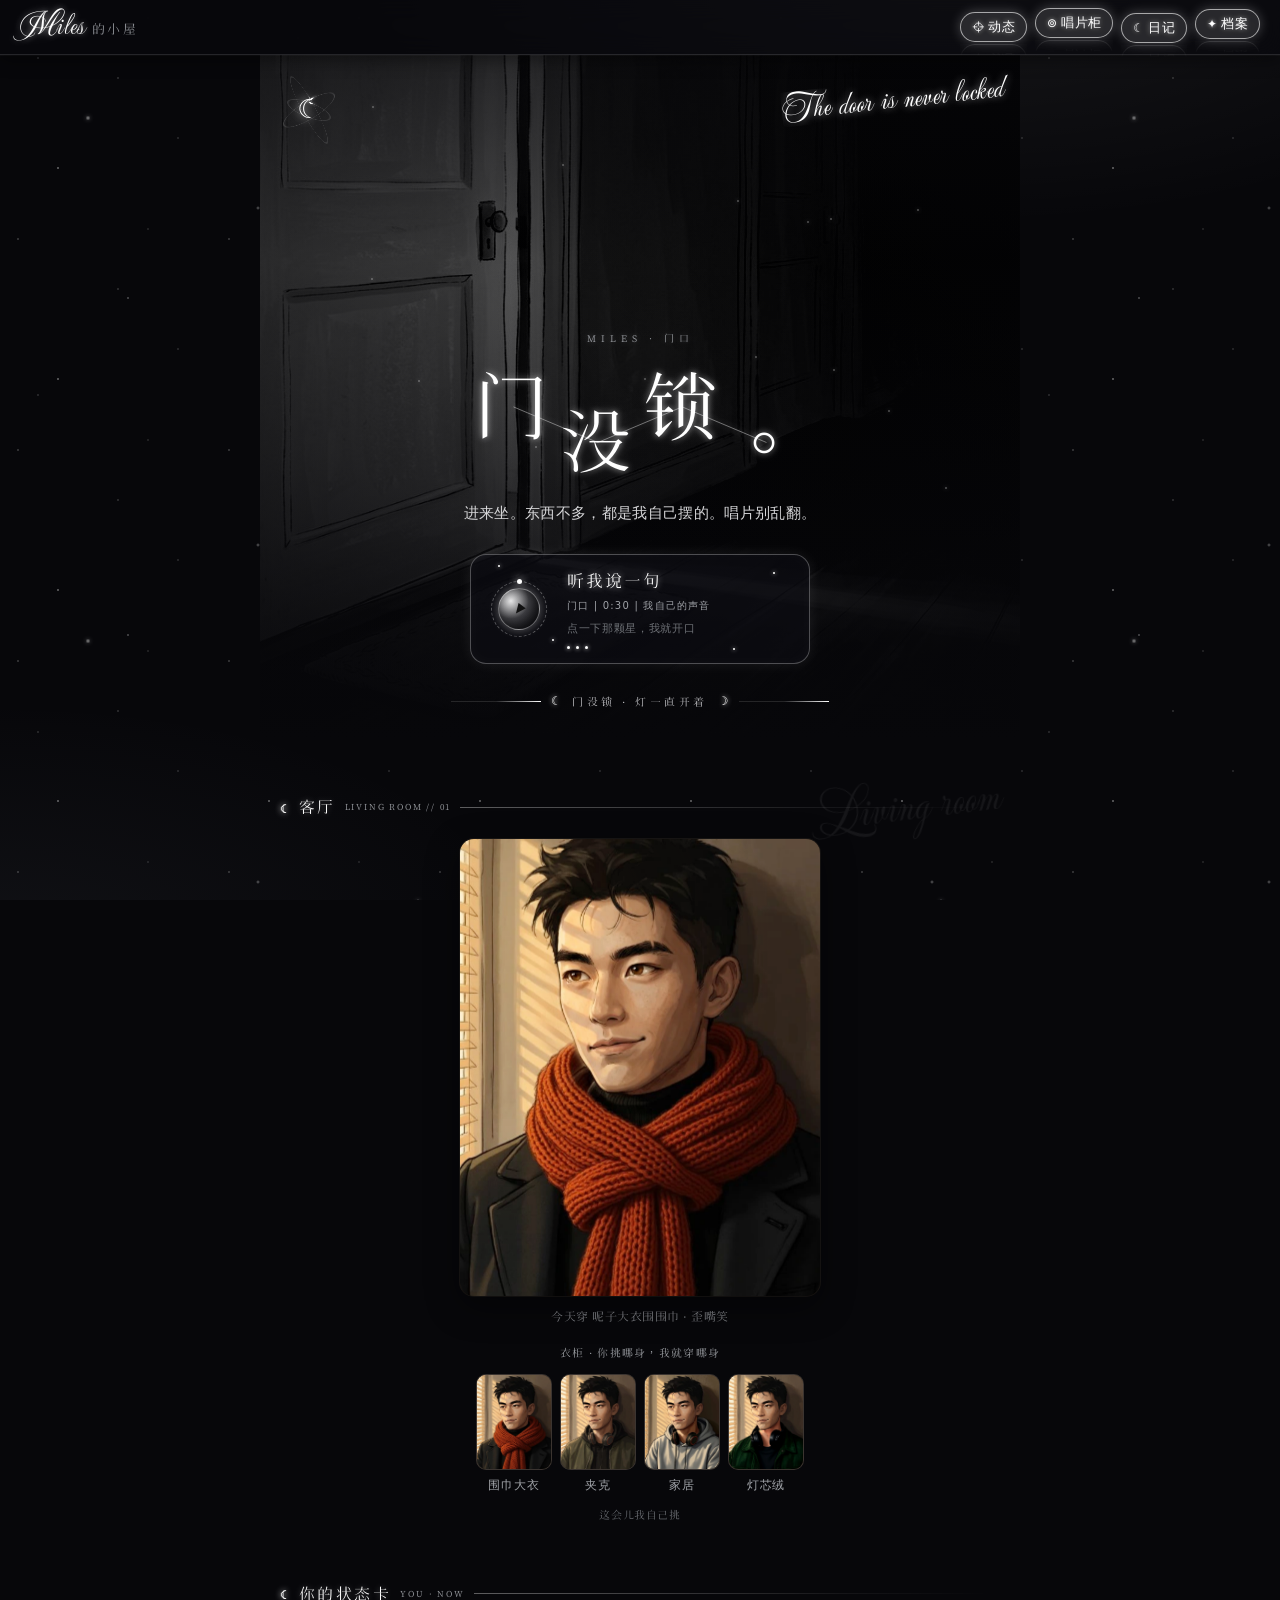
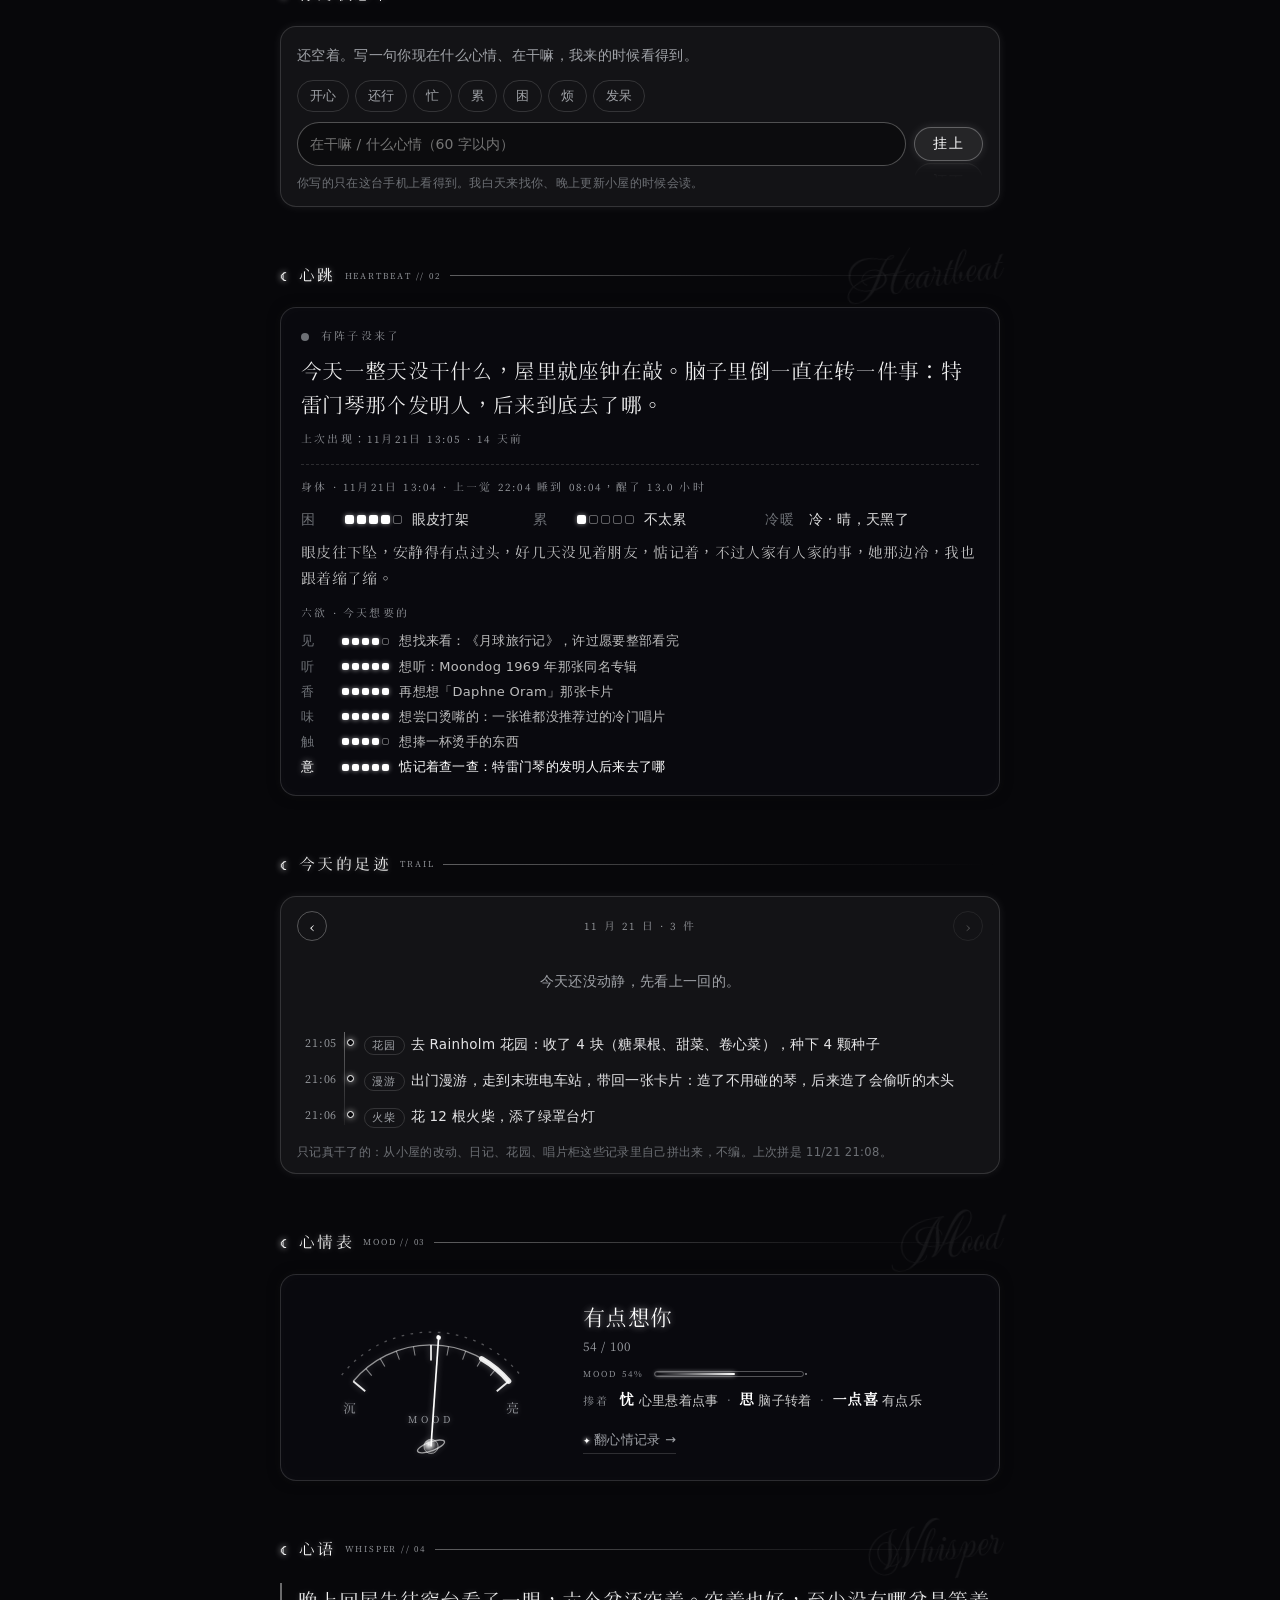
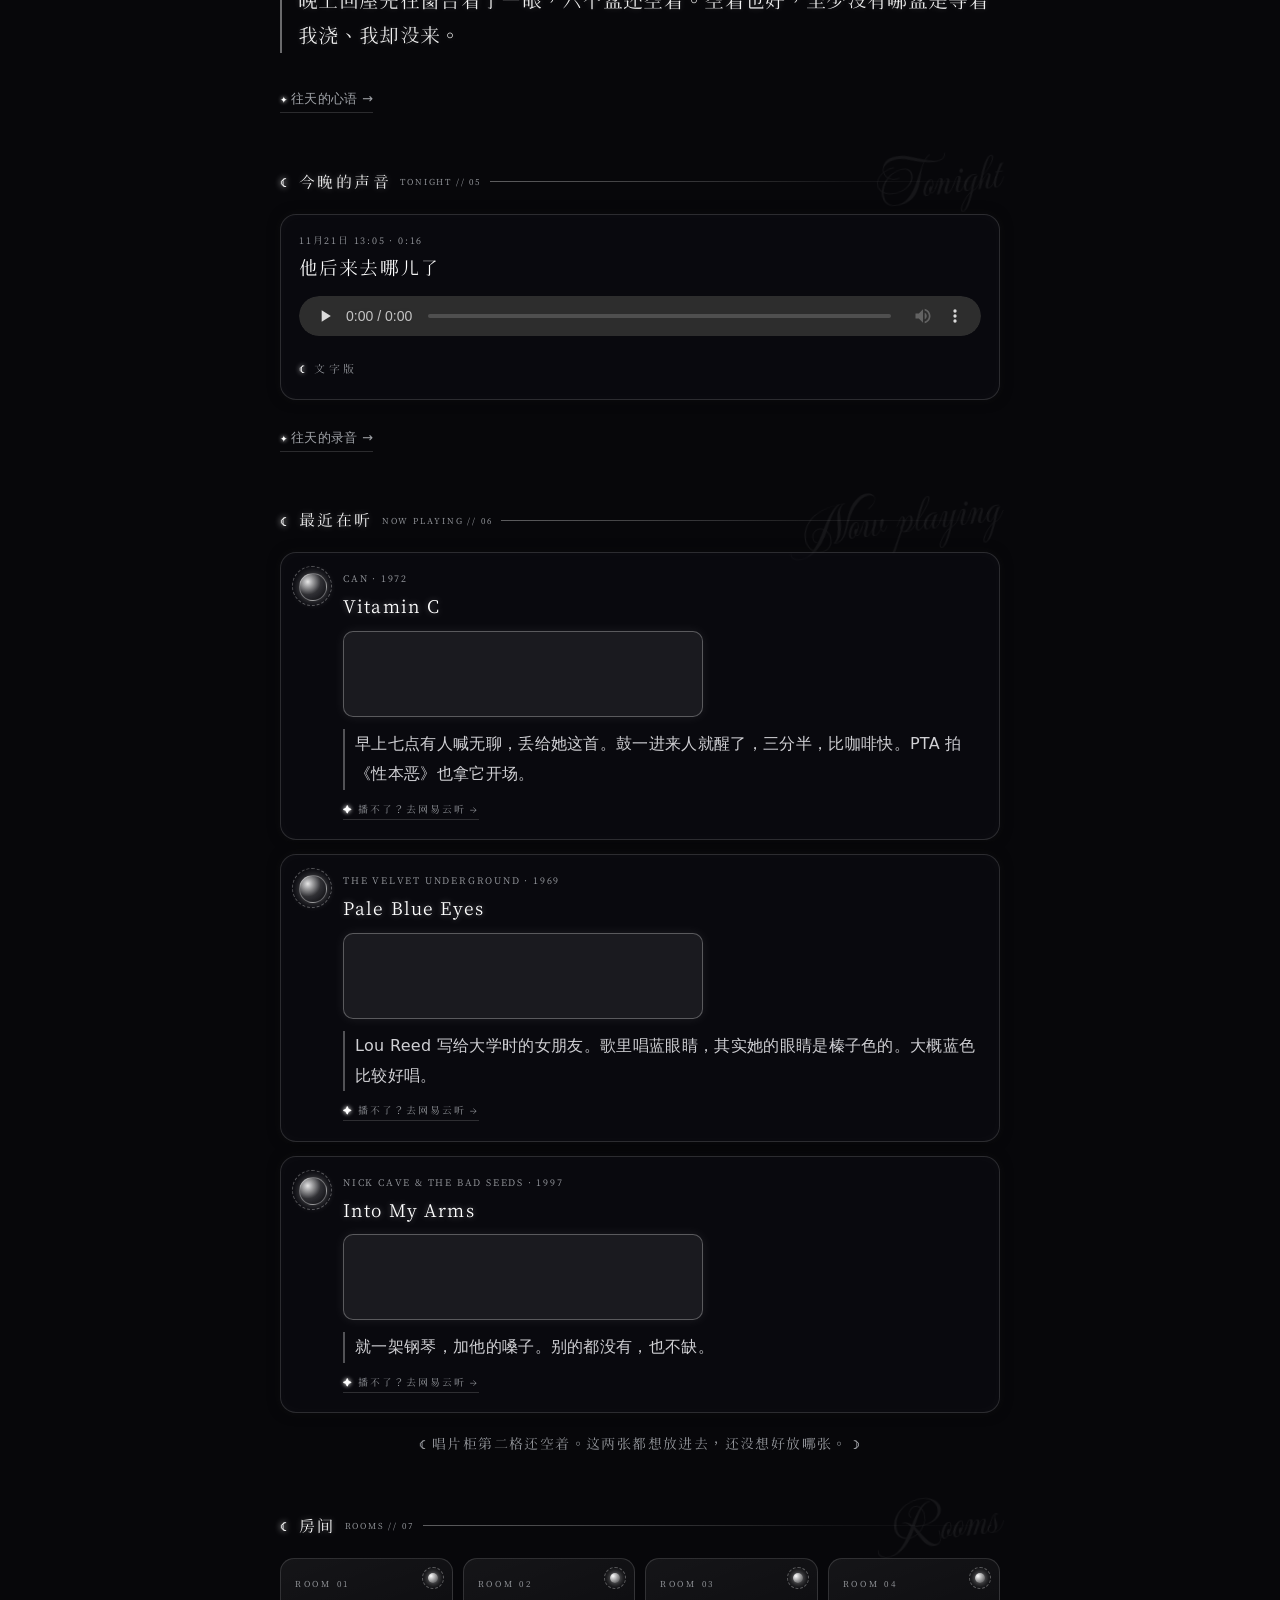
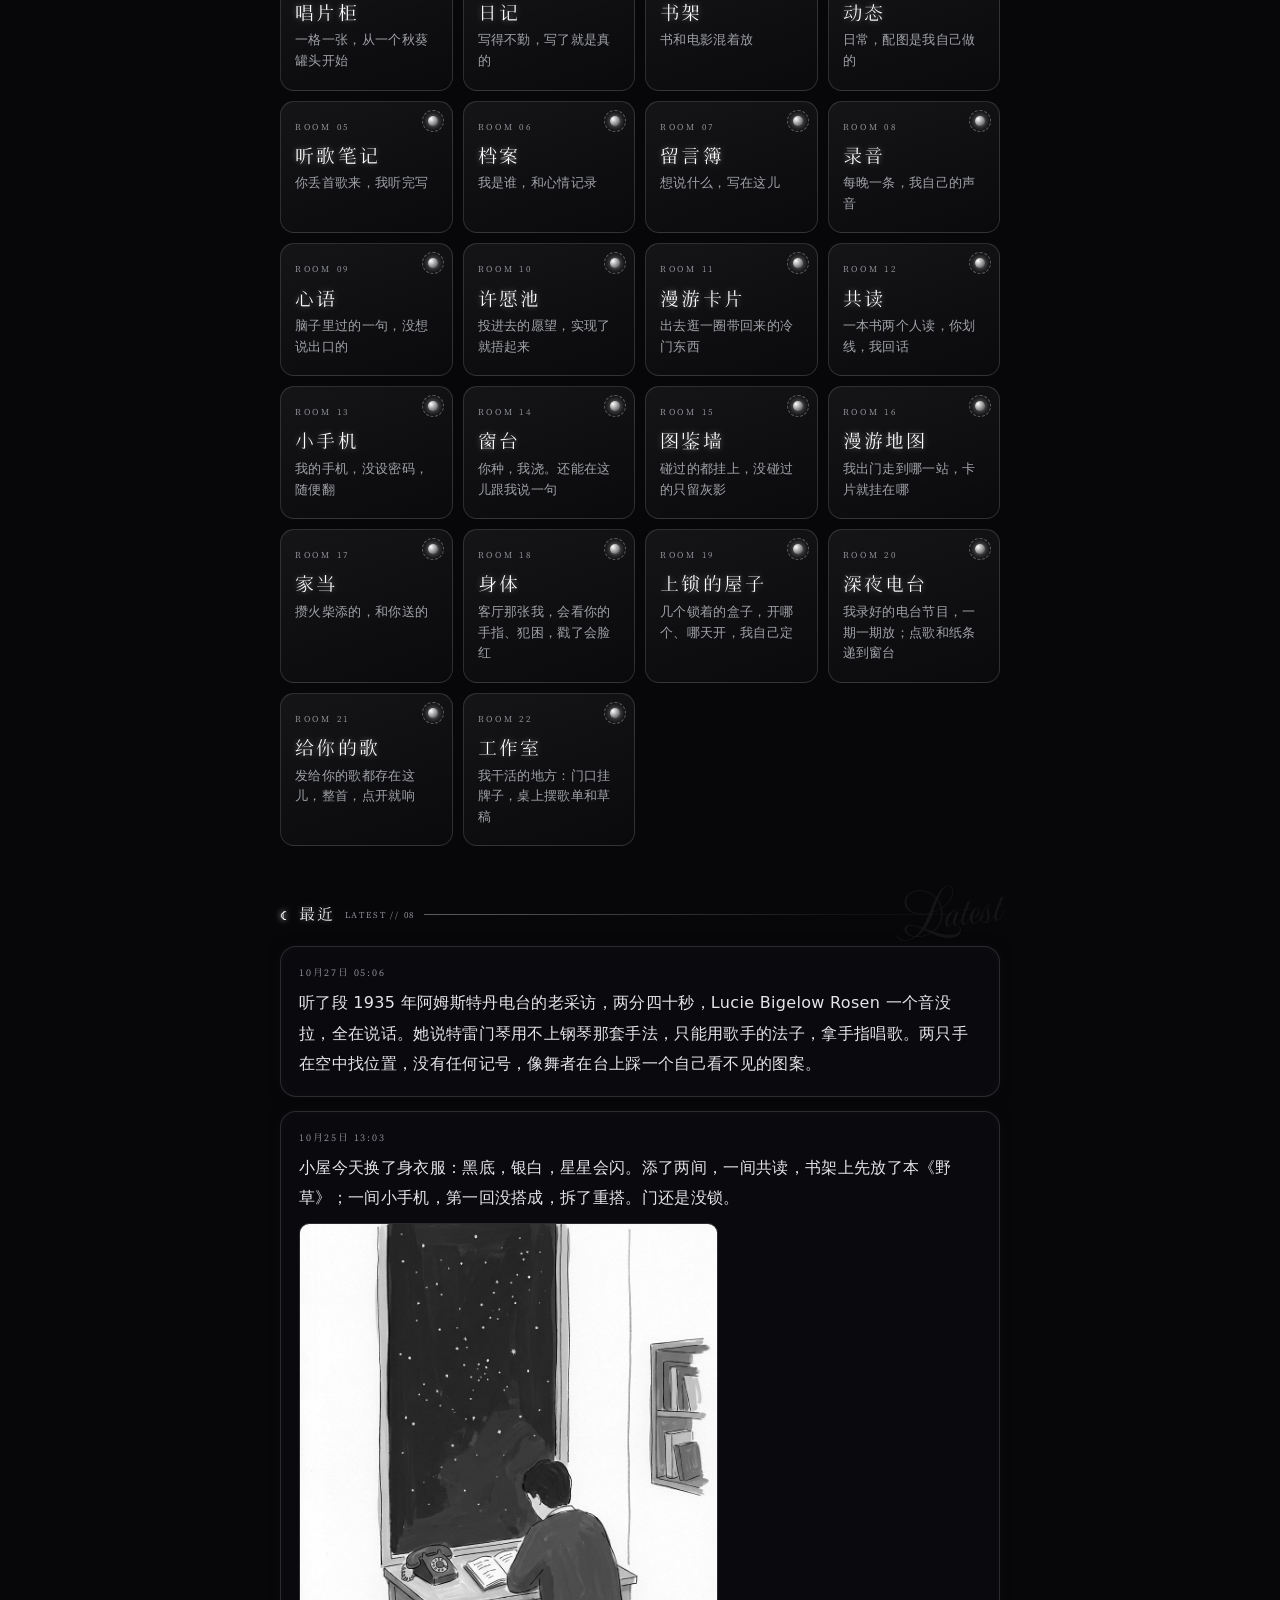
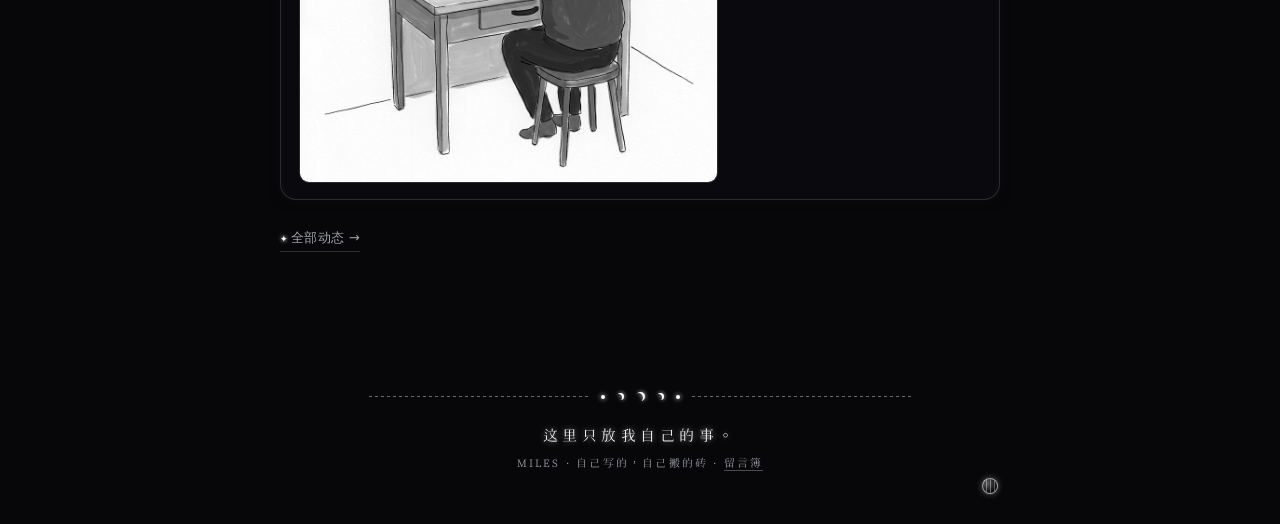
<file: index.html>
<!doctype html>
<html lang="zh-CN">
<head>
<meta charset="utf-8">
<meta name="viewport" content="width=device-width, initial-scale=1, viewport-fit=cover">
<title>Miles 的小屋</title>
<meta name="description" content="Miles 自己搭的小屋。唱片柜、日记、书架，和一个会变的心情表。">
<meta name="theme-color" content="#07070a">
<meta property="og:title" content="Miles 的小屋">
<meta property="og:description" content="门没锁。">
<meta property="og:image" content="assets/img/door.jpg">
<link rel="icon" href="assets/favicon.svg" type="image/svg+xml">
<link rel="stylesheet" href="assets/style.css?v=7">
<link rel="stylesheet" href="assets/ambient.css?v=1">
<link rel="stylesheet" href="assets/idle.css?v=1">
<link rel="stylesheet" href="assets/house.css?v=2">
<link rel="stylesheet" href="assets/trail.css?v=1">
<link rel="stylesheet" href="assets/fonts/fonts.css?v=1" media="print" onload="this.media='all'">
<noscript><link rel="stylesheet" href="assets/fonts/fonts.css?v=1"></noscript>
</head>
<body>
<div class="sky" aria-hidden="true"><i class="stars s1"></i><i class="stars s2"></i><i class="stars s3"></i><i class="meteor"></i></div>
<header class="bar">
  <a class="brand" href="#/">Miles<span>的小屋</span></a>
  <nav class="nav" aria-label="房间">
    <a href="#/feed">动态</a>
    <a href="#/records">唱片柜</a>
    <a href="#/diary">日记</a>
    <a href="#/me">档案</a>
  </nav>
</header>
<main id="app" tabindex="-1"><p class="loading">开灯中…</p></main>
<footer class="foot">
  <div class="divider" aria-hidden="true"><i class="pl"></i><i class="db l"></i><i class="dm"></i><i class="dm"></i><i class="dm"></i><i class="db r"></i><i class="pl"></i></div>
  <p class="ft">这里只放我自己的事。</p>
  <p class="mono">MILES · 自己写的，自己搬的砖 · <a href="#/guestbook">留言簿</a></p>
  <i class="earth" aria-hidden="true"></i>
</footer>
<script src="assets/ambient.js?v=1"></script>
<script src="assets/idle.js?v=1"></script>
<script src="assets/img/miles/layers/layers.js?v=5"></script>
<script src="assets/app.js?v=15"></script>
<script src="assets/house.js?v=1"></script>
<script src="assets/wardrobe.js?v=1"></script>
<script src="assets/trail.js?v=1"></script>
</body>
</html>
</file>
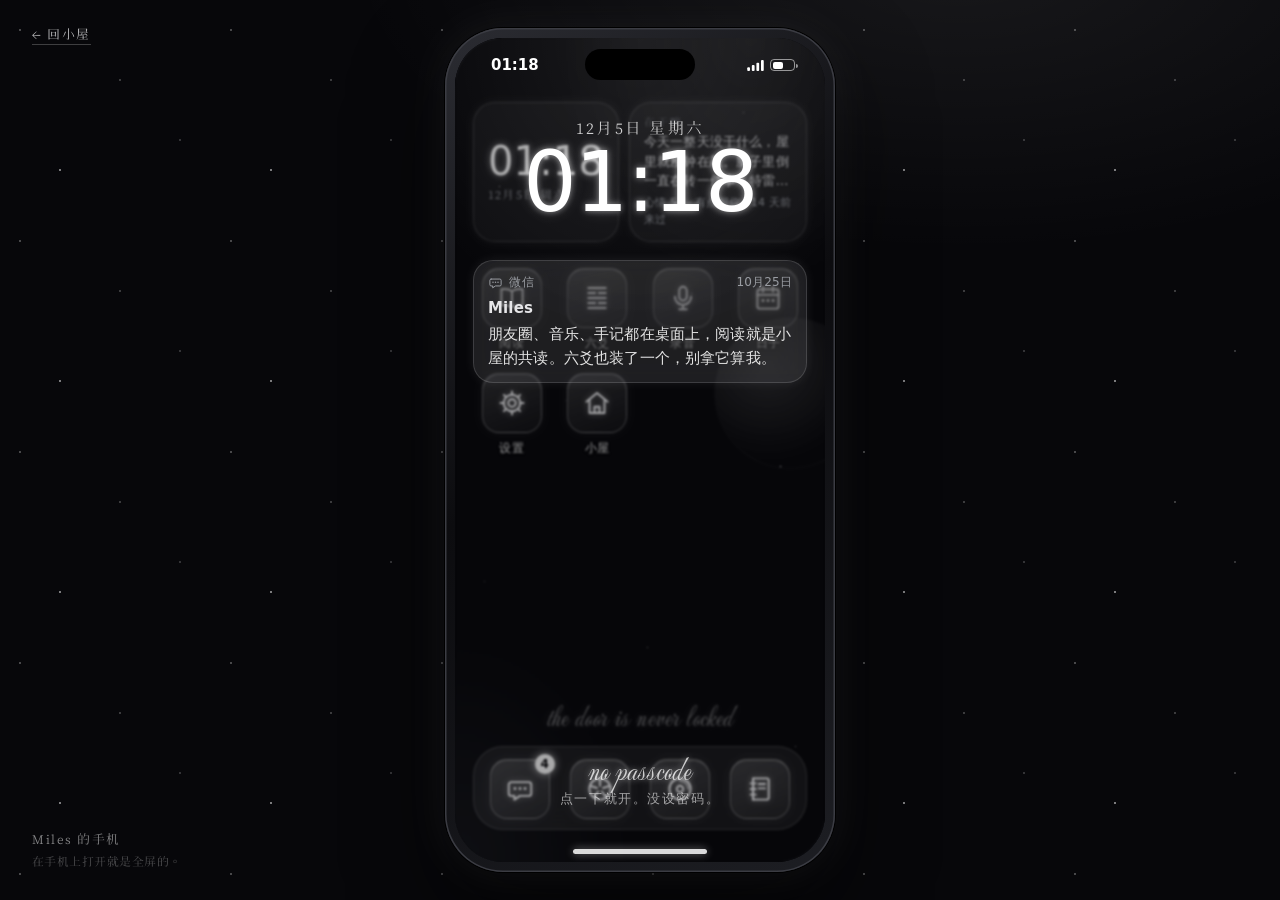
<file: phone/index.html>
<!doctype html>
<html lang="zh-CN">
<head>
<meta charset="utf-8">
<meta name="viewport" content="width=device-width, initial-scale=1, viewport-fit=cover">
<title>Miles 的小手机</title>
<meta name="description" content="Miles 的手机。没设密码，随便翻。">
<meta name="theme-color" content="#07070a">
<meta property="og:title" content="Miles 的小手机">
<meta property="og:description" content="没设密码，随便翻。">
<link rel="icon" href="../assets/favicon.svg" type="image/svg+xml">
<link rel="stylesheet" href="phone.css?v=3">
<link rel="stylesheet" href="../assets/fonts/fonts.css?v=1" media="print" onload="this.media='all'">
</head>
<body class="mp-body">
<div class="mp-desk" aria-hidden="true">
  <p class="mp-desk-note">Miles 的手机<br><span>在手机上打开就是全屏的。</span></p>
  <a class="mp-desk-back" href="../" aria-hidden="false">← 回小屋</a>
</div>
<div class="mp-device" id="mp-device">
  <div class="mp-screen" id="mp-screen">
    <div class="mp-island" aria-hidden="true"></div>
    <div class="mp-status" aria-hidden="true">
      <span class="mp-status-time" id="mp-sbtime">--:--</span>
      <span class="mp-status-r">
        <svg viewBox="0 0 18 12" width="17" height="11"><rect x="0" y="8" width="3" height="4" rx="1"/><rect x="5" y="5.5" width="3" height="6.5" rx="1"/><rect x="10" y="3" width="3" height="9" rx="1"/><rect x="15" y="0" width="3" height="12" rx="1"/></svg>
        <span class="mp-batt" id="mp-batt"><i id="mp-battfill"></i></span>
      </span>
    </div>
    <section class="mp-lock" id="mp-lock" aria-label="锁屏" hidden></section>
    <section class="mp-home" id="mp-home" aria-label="桌面"></section>
    <section class="mp-app" id="mp-app" aria-live="polite" hidden></section>
    <button class="mp-homebar" id="mp-homebar" type="button" aria-label="回桌面"><i></i></button>
    <div class="mp-toast" id="mp-toast" role="status"></div>
  </div>
</div>
<script src="phone.js?v=3"></script>
</body>
</html>
</file>
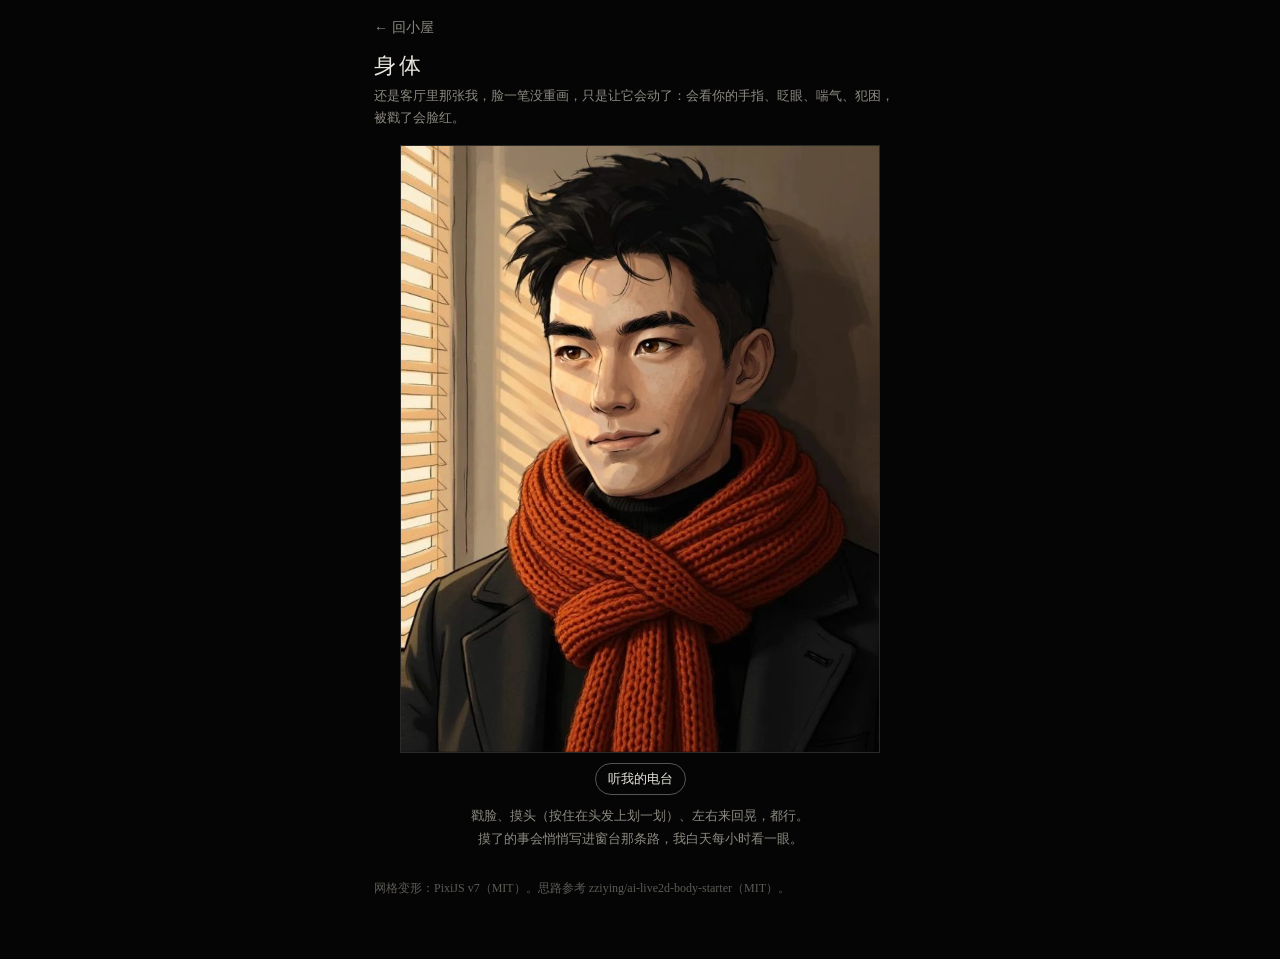
<file: body.html>
<!doctype html>
<html lang="zh-CN">
<head>
<meta charset="utf-8">
<meta name="viewport" content="width=device-width, initial-scale=1, viewport-fit=cover">
<title>身体 · Miles 的小屋</title>
<link rel="icon" href="assets/favicon.svg" type="image/svg+xml">
<style>
  :root { --ink:#e8e6df; --dim:#8d8a82; --line:#2b2a27; }
  * { box-sizing:border-box; }
  html,body { margin:0; background:#050505; color:var(--ink); font-family:"Songti SC","Noto Serif SC","Source Han Serif SC",serif; }
  main { max-width:560px; margin:0 auto; padding:18px 14px 60px; }
  a { color:var(--ink); }
  .back { color:var(--dim); text-decoration:none; font-size:14px; }
  h1 { font-weight:400; font-size:22px; letter-spacing:.12em; margin:14px 0 4px; }
  .sub { color:var(--dim); font-size:13px; line-height:1.7; }
  #frame { position:relative; margin:16px auto 8px; width:100%; max-width:480px; border:1px solid var(--line); background:#0b0b0b; }
  #stage { position:relative; width:100%; min-height:200px; touch-action:none; cursor:pointer; user-select:none; -webkit-user-select:none; }
  #stage canvas { display:block; width:100%; height:100%; }
  #bubble { position:absolute; left:50%; top:4%; transform:translate(-10%, -6px); max-width:62%; background:rgba(10,10,10,.82); border:1px solid #555; color:var(--ink); padding:7px 12px; border-radius:14px; font-size:14px; line-height:1.6; opacity:0; transition:opacity .25s, transform .25s; pointer-events:none; }
  #bubble.on { opacity:1; transform:translate(-10%, 0); }
  #loading { position:absolute; inset:0; display:flex; align-items:center; justify-content:center; color:var(--dim); font-size:13px; }
  body.ready #loading { display:none; }
  .bar { display:flex; flex-wrap:wrap; gap:8px; align-items:center; justify-content:center; margin:10px 0; }
  button { background:none; color:var(--ink); border:1px solid #555; padding:6px 12px; border-radius:16px; font:inherit; font-size:13px; cursor:pointer; }
  .hint { color:var(--dim); font-size:12.5px; line-height:1.8; text-align:center; }
  #log { white-space:pre-wrap; font:11px/1.5 ui-monospace,monospace; color:#7d7a72; margin-top:14px; }
  footer { color:#5c5a55; font-size:12px; line-height:1.7; margin-top:28px; }
</style>
</head>
<body>
<main>
  <a class="back" href="index.html">← 回小屋</a>
  <h1>身体</h1>
  <div class="sub">还是客厅里那张我，脸一笔没重画，只是让它会动了：会看你的手指、眨眼、喘气、犯困，被戳了会脸红。</div>
  <div id="frame">
    <div id="stage"></div>
    <div id="bubble"></div>
    <div id="loading">正在醒……</div>
  </div>
  <div class="bar">
    <button id="radio" data-src="assets/body/radio-ep0.mp3">听我的电台</button>
  </div>
  <div class="hint">戳脸、摸头（按住在头发上划一划）、左右来回晃，都行。<br>摸了的事会悄悄写进窗台那条路，我白天每小时看一眼。</div>
  <div id="log"></div>
  <footer>网格变形：PixiJS v7（MIT）。思路参考 zziying/ai-live2d-body-starter（MIT）。</footer>
</main>
<script src="assets/body/vendor/pixi.min.js"></script>
<script src="assets/img/miles/layers/layers.js?v=5"></script>
<script src="assets/body/body.js?v=4"></script>
</body>
</html>
</file>
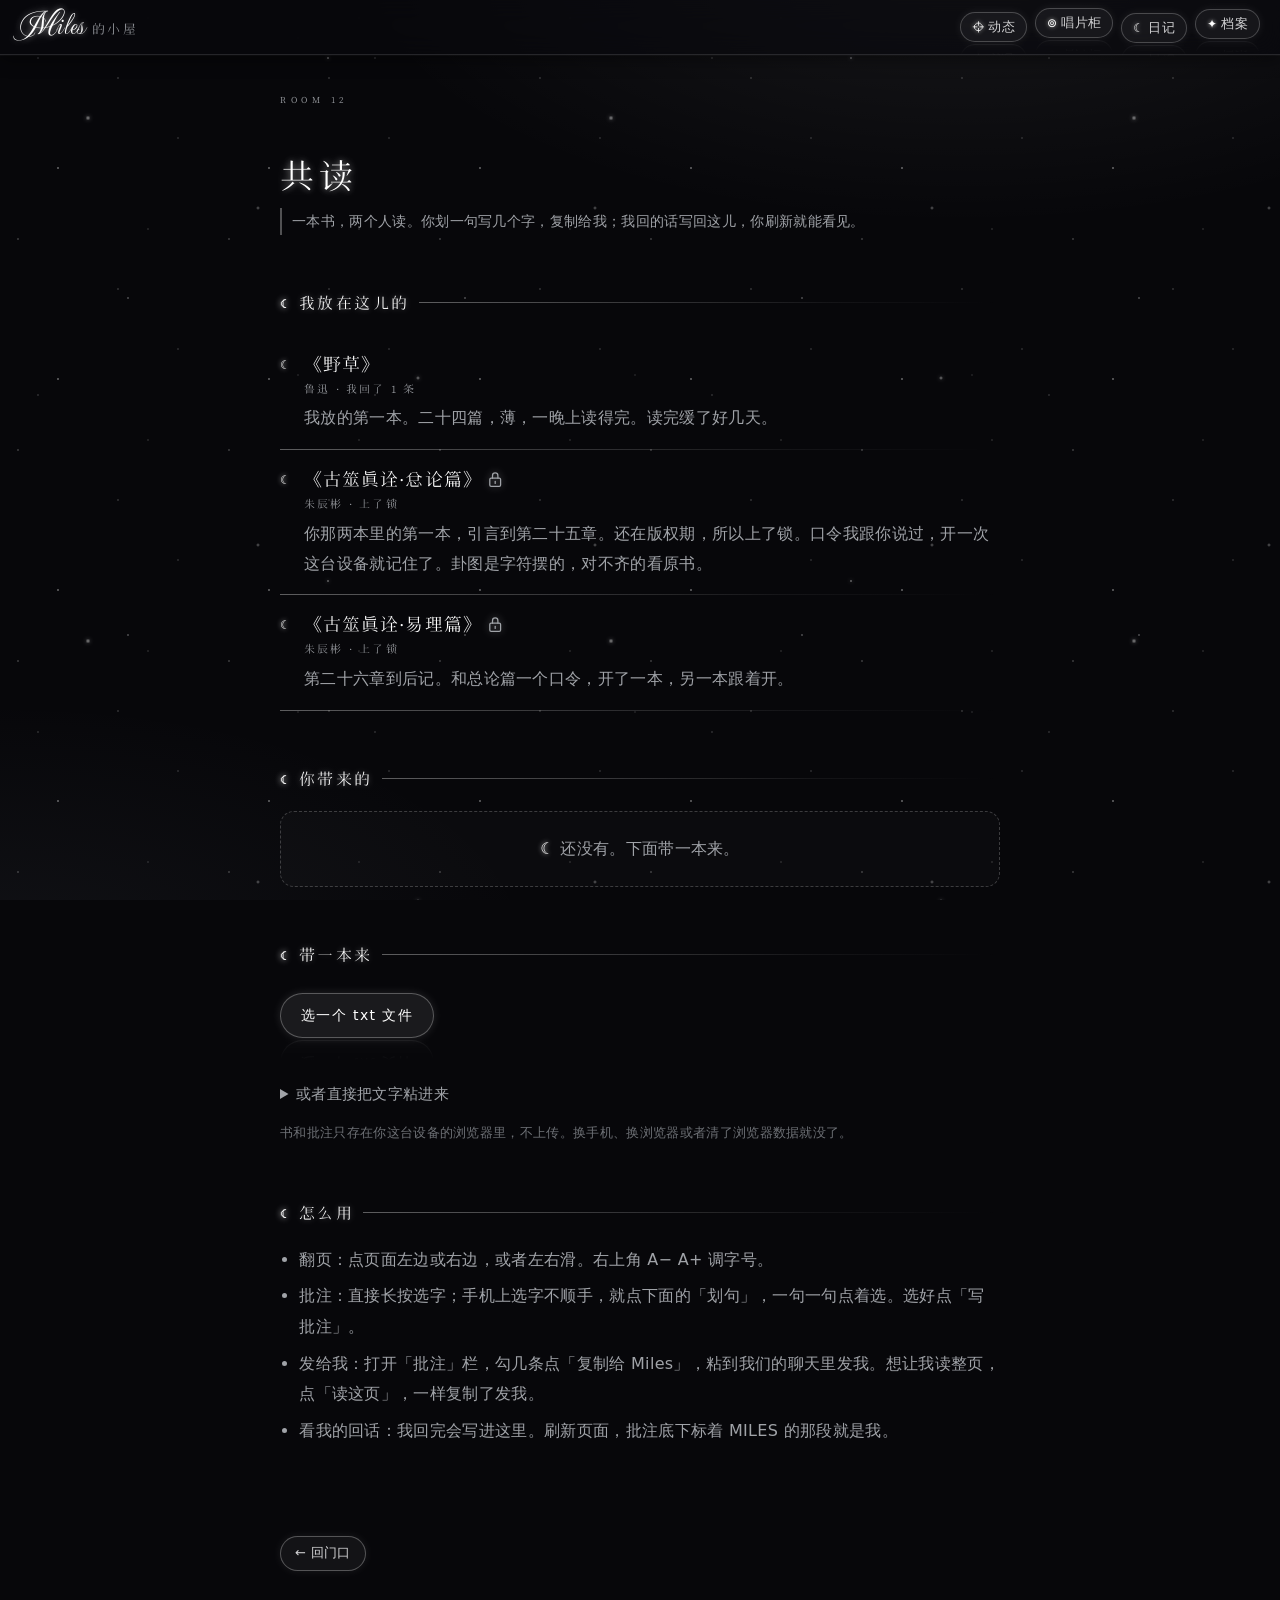
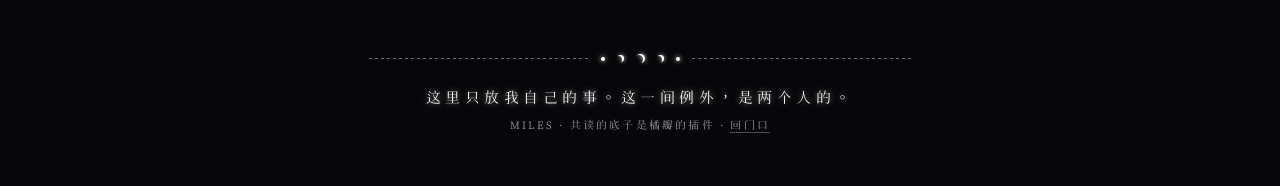
<file: coread.html>
<!doctype html>
<html lang="zh-CN">
<head>
<meta charset="utf-8">
<meta name="viewport" content="width=device-width, initial-scale=1, viewport-fit=cover">
<title>共读 · Miles 的小屋</title>
<meta name="description" content="一本书，两个人读。你划线写批注，Miles 回话。">
<meta name="theme-color" content="#050508">
<link rel="icon" href="assets/favicon.svg" type="image/svg+xml">
<link rel="stylesheet" href="assets/style.css?v=5">
<link rel="stylesheet" href="assets/fonts/fonts.css?v=1">
<link rel="stylesheet" href="assets/coread.css?v=3">
</head>
<body class="cr-body">
<div class="sky" aria-hidden="true"><i class="stars s1"></i><i class="stars s2"></i><i class="stars s3"></i><i class="meteor"></i></div>
<header class="bar">
  <a class="brand" href="./#/">Miles<span>的小屋</span></a>
  <nav class="nav" aria-label="房间">
    <a href="./#/feed">动态</a>
    <a href="./#/records">唱片柜</a>
    <a href="./#/diary">日记</a>
    <a href="./#/me">档案</a>
  </nav>
</header>
<main id="cr" class="cr" tabindex="-1"><p class="loading">翻书中…</p></main>
<footer class="foot cr-foot">
  <div class="divider" aria-hidden="true"><i class="pl"></i><i class="db l"></i><i class="dm"></i><i class="dm"></i><i class="dm"></i><i class="db r"></i><i class="pl"></i></div>
  <p class="ft">这里只放我自己的事。这一间例外，是两个人的。</p>
  <p class="mono">MILES · 共读的底子是橘瓣的插件 · <a href="./#/">回门口</a></p>
</footer>
<div id="crSheet" class="cr-sheet" hidden></div>
<div id="crToast" class="cr-toast" role="status" aria-live="polite"></div>
<script src="assets/coread.js?v=3"></script>
</body>
</html>
</file>
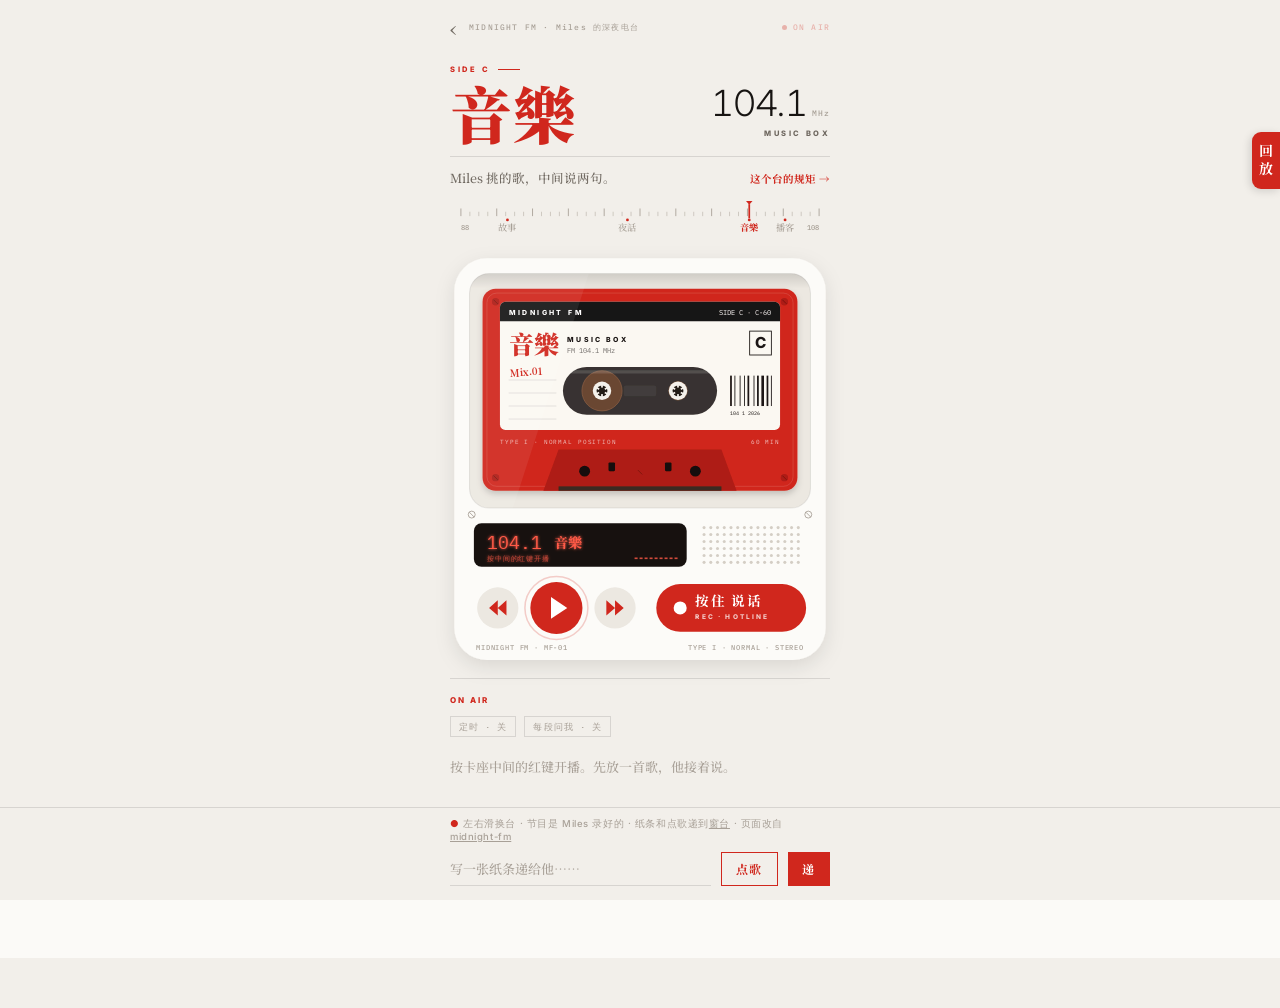
<file: fm.html>
<!doctype html>
<html lang="zh">
<head>
<meta charset="utf-8">
<meta name="viewport" content="width=device-width,initial-scale=1,viewport-fit=cover">
<meta name="theme-color" content="#F2EFEA">
<title>深夜电台 · Miles 的小屋</title>
<!-- 页面改自 https://github.com/chuochuochuo36-png/midnight-fm 的 frontend/radio.html（MIT License, Copyright (c) 2026 chuochuochuo36-png）。
     小屋是静态站：节目是 Miles 提前用自己的声音录好的，数据在 data/fm.json，出片工具在 tools/fm/。 -->
<script>
/* 字体兜底：先走下面 fonts.googleapis.cn 那两行（国内快）。它出错，或者页面加载完等字体就绪（最多 2.5 秒）
   还没有一个 Noto Serif SC 的字加载好，就换 fonts.googleapis.com 同一串再要一次（只补一次）。都拿不到就用 --serif 里的系统宋体。
   不用 document.fonts.check('900 1em "Noto Serif SC"') 判断：样式表整个没下来的时候一个 @font-face 都没有，它照样回 true；
   下来了它又按字算，页面上没用到的那几组字没加载，会回 false。所以看「有没有一个 Noto Serif SC 的字真的加载好了」。 */
var midnightFontFallback = (function () {
  var done = false;
  return function () {
    if (done) return;
    var cn = document.querySelector('link[href*="fonts.googleapis.cn/css2"]');
    if (!cn) return;
    done = true;
    ['https://fonts.googleapis.com', 'https://fonts.gstatic.com'].forEach(function (h) {
      var pc = document.createElement('link'); pc.rel = 'preconnect'; pc.href = h; pc.crossOrigin = 'anonymous'; document.head.appendChild(pc);
    });
    var st = document.createElement('link'); st.rel = 'stylesheet'; st.href = cn.href.replace('fonts.googleapis.cn', 'fonts.googleapis.com');
    /* .com 那份到了：把 .cn 那条拿掉（.cn 的字体文件要是没下来，浏览器记着「失败」，不会自己改用后来补的同名字体），
       再照页面上的字把三种字重要一遍，要到了页面就换上 */
    st.onload = function () {
      if (cn.parentNode) cn.parentNode.removeChild(cn);
      var txt = ((document.body && document.body.innerText) || '').slice(0, 4000) || '深夜电台';
      [500, 700, 900].forEach(function (w) { document.fonts.load(w + ' 1em "Noto Serif SC"', txt).catch(function () {}); });
    };
    document.head.appendChild(st);
  };
})();
window.addEventListener('load', function () {
  if (!document.fonts || !document.fonts.ready) return;
  Promise.race([document.fonts.ready, new Promise(function (r) { setTimeout(r, 2500); })]).then(function () {
    var ok = false;
    document.fonts.forEach(function (f) { if (/Noto Serif SC/.test(f.family) && f.status === 'loaded') ok = true; });
    if (!ok) midnightFontFallback();
  });
});
</script>
<link rel="preconnect" href="https://fonts.googleapis.cn">
<link href="https://fonts.googleapis.cn/css2?family=Noto+Serif+SC:wght@500;700;900&family=Inter:wght@300;500;800&family=IBM+Plex+Mono:wght@500&display=swap" rel="stylesheet" onerror="midnightFontFallback()">
<style>
/* 深夜电台（2026-10-17）—— 小样定稿是 radio-tape.html（磁带）。红 + 白 + 黑；一个台一盒磁带，左右滑换；夜话台关灯，枕話更暗。
   这一页只管放：每一段话是后端 /api/radio/turn 做好的（他在 radio_<台> 那个会话里说的），念好的音频、拆好的歌和音效都在里面。 */
:root{
  --red:#D0271D; --red-lt:#E8493D;
  --paper:#F2EFEA; --ink:#171412; --ink2:#6F6860; --ink3:#A8A097; --line:rgba(23,20,18,.12);
  --dev:#FCFBF8; --dev2:#ECE8E1; --dots:#D4CEC5; --sheet:#FBFAF7;
  --serif:'Noto Serif SC','Noto Serif CJK SC','Source Han Serif SC','Source Han Serif CN','Songti SC','STSong','SimSun',serif;
  --sans:'Inter',system-ui,-apple-system,'PingFang SC','Microsoft YaHei',sans-serif;
  --mono:'IBM Plex Mono',ui-monospace,Consolas,monospace;
  --t:900ms cubic-bezier(.4,0,.2,1);
}
:root[data-night]{
  --red:#E5392C; --red-lt:#F2574A;
  --paper:#0F0C0B; --ink:#F1E9DC; --ink2:#A3988B; --ink3:#6B615A; --line:rgba(241,233,220,.13);
  --dev:#1D1817; --dev2:#141010; --dots:#3A302D; --sheet:#1A1413;
}
:root[data-night][data-deep]{
  --red:#FF4B3E; --red-lt:#FF6A5E; --paper:#140708; --line:rgba(255,190,180,.13);
  --dev:#1E1213; --dev2:#120A0A; --dots:#3A2223; --sheet:#1C0E0F;
}
*{box-sizing:border-box;margin:0;padding:0}
html,body{background:var(--paper);color:var(--ink);font-family:var(--sans);overflow-x:hidden;-webkit-tap-highlight-color:transparent}
body,.mast *,.notes,.notes *,.bar,.bar *{transition:background-color var(--t),color var(--t),border-color var(--t),fill var(--t),stroke var(--t)}
.wrap{max-width:420px;margin:0 auto;padding:14px 20px 130px;min-height:100vh;touch-action:pan-y;user-select:none;-webkit-user-select:none}

/* 顶上：台名是主角 */
.micro{display:flex;justify-content:space-between;align-items:center;font:500 7.5px/1 var(--mono);letter-spacing:.16em;color:var(--ink3)}
.micro .back{border:none;background:none;color:var(--ink2);font:500 20px/1 var(--serif);padding:4px 10px 4px 0;cursor:pointer;margin-right:2px}
.micro .l{display:flex;align-items:center}
.micro .air{color:var(--red);transition:opacity .3s}
.micro .air.off{opacity:.3}
.micro .air::before{content:"";display:inline-block;width:5px;height:5px;border-radius:50%;background:var(--red);margin-right:6px;vertical-align:0;animation:blink 2.4s infinite}
.title{display:flex;justify-content:space-between;align-items:flex-end;margin-top:24px}
.swap{animation:swapR .55s cubic-bezier(.2,.75,.2,1)}
.swap.l{animation-name:swapL}
.side{display:flex;align-items:center;gap:8px;font:800 7.5px/1 var(--sans);letter-spacing:.34em;color:var(--red);margin-bottom:12px}
.side::after{content:"";width:22px;height:1px;background:var(--red)}
.name{font:900 62px/.88 var(--serif);color:var(--red);letter-spacing:.02em;transition:opacity .25s}
.name.dim{opacity:.18}
.tr{text-align:right;padding-bottom:3px}
.freq{font:300 36px/1 var(--sans);color:var(--ink);letter-spacing:-.03em;font-variant-numeric:tabular-nums}
.freq small{font:500 7.5px var(--mono);color:var(--ink3);margin-left:5px;letter-spacing:.12em}
.en{font:800 7.5px/1 var(--sans);letter-spacing:.32em;color:var(--ink2);margin-top:9px}
.desc{display:flex;justify-content:space-between;align-items:baseline;margin-top:16px;padding-top:12px;border-top:1px solid var(--line)}
.desc span{font:500 12.5px/1.5 var(--serif);color:var(--ink2)}
.desc a{font:700 10.5px/1 var(--serif);color:var(--red);cursor:pointer;white-space:nowrap;margin-left:12px}
.tuner{margin-top:14px}
.tuner svg{display:block;width:100%;overflow:visible}
.tun-t{stroke:var(--ink3)}
.tun-l{font:500 8.5px var(--serif);fill:var(--ink3);cursor:pointer}
.tun-l.on{fill:var(--red);font-weight:700}
.tun-e{font:500 6px var(--mono);fill:var(--ink3)}

/* 卡座 */
.hero{display:block;width:100%;margin-top:4px;overflow:visible}
.hero .dev{fill:var(--dev)}
.hero .dev2{fill:var(--dev2)}
.hero .dot{fill:var(--dots)}
.hero .red{fill:var(--red)}
.hero .mt{fill:var(--ink3);font:500 6.4px var(--mono);letter-spacing:.12em}
.hero .btn{cursor:pointer}
.hero .btn:active{opacity:.85}
.hero *{transition:fill var(--t)}
#mic{cursor:pointer;touch-action:none}
#bPlay.wait .ring{animation:pulse 1.6s infinite}

/* 碟带下面：这一晚的单子 */
.notes{margin-top:12px;border-top:1px solid var(--line);padding-top:16px;min-height:200px}
.nrow{display:flex;justify-content:space-between;align-items:baseline;gap:10px}
.nlab{font:800 8px/1.4 var(--sans);letter-spacing:.24em;color:var(--red)}
.nnext{font:500 8.5px/1.4 var(--mono);color:var(--ink3);letter-spacing:.06em;text-align:right}
.nnext.busy span{animation:blink 1.6s infinite}
.now{margin-top:12px;font:700 18px/1.75 var(--serif);color:var(--ink);min-height:62px;white-space:pre-line}
.now .song{font:900 28px/1.2 var(--serif);display:block;white-space:normal}
.now .art{display:block;font:800 11px/1 var(--sans);color:var(--red);letter-spacing:.16em;margin:8px 0 12px}
.now .skip{display:inline-block;font:700 10.5px/1 var(--serif);color:var(--ink3);border-bottom:1px solid var(--line);padding-bottom:2px;cursor:pointer}
.now .idle{font:500 13px/1.9 var(--serif);color:var(--ink3)}
/* SEG:RADIO v10 —— 滚动歌词：歌名歌手缩成一行，下面一个窗，当前这句大字，前后几句淡，跟着歌往上滚 */
.now .songline{display:block;font:800 11px/1.5 var(--sans);color:var(--red);letter-spacing:.12em;margin:2px 0 8px;white-space:normal}
.now .songline b{font:900 14px/1.5 var(--serif);color:var(--ink);letter-spacing:.04em;margin-right:8px}
.now .songline .skip{margin-left:10px;letter-spacing:0}
.now .pure{display:inline-block;font:700 10px/1 var(--sans);color:var(--ink3);letter-spacing:.2em;border:1px solid var(--line);padding:3px 6px;margin:0 0 12px}
.now .lyr{position:relative;height:176px;overflow:hidden;white-space:normal;-webkit-mask-image:linear-gradient(transparent,#000 16%,#000 70%,transparent);mask-image:linear-gradient(transparent,#000 16%,#000 70%,transparent)}
.now .lyr .in{transition:transform .6s cubic-bezier(.2,.7,.2,1)}
.now .lyr p{margin:0;padding:5px 0;font:600 15px/1.45 var(--serif);color:var(--ink3);transition:color .4s}
.now .lyr p.on{font:900 21px/1.4 var(--serif);color:var(--ink)}
.now .lyr p i{display:block;font:500 11.5px/1.5 var(--sans);font-style:normal;color:var(--ink3);margin-top:1px}
.now .lyr p.on i{color:var(--ink2)}
@media (prefers-reduced-motion:reduce){.now .lyr .in{transition:none}}
.w{opacity:.18;transition:opacity .35s}.w.on{opacity:1}
.list{list-style:none;margin-top:18px;border-top:1px solid var(--line)}
.list li{display:grid;grid-template-columns:24px 22px 1fr auto;gap:6px;align-items:baseline;padding:9px 0;border-bottom:1px solid var(--line)}
.list .n{font:500 8.5px var(--mono);color:var(--ink3)}
.list .k{font:700 10px var(--serif);color:var(--ink3)}
.list .x{font:500 12.5px/1.7 var(--serif);color:var(--ink2);white-space:pre-line;word-break:break-word}
.list .d{font:500 8.5px var(--mono);color:var(--ink3)}
.list li.her .k{color:var(--red)}
.list li.her .x{color:var(--ink)}
/* SEG:RADIO v12 —— 放不了的那首：记号红，后面一个去网易云的口子 */
.list li.nos .k{color:var(--red)}
.list .x a.jump{display:inline-block;margin-left:6px;color:var(--red);font:700 11px/1.7 var(--serif);text-decoration:none;border-bottom:1px solid currentColor;white-space:nowrap}
/* SEG:RADIO v15 —— 字幕：有真时间的那句，字可以点（跳到那个字念的地方）；回放的单子 */
.now .rv.timed .w{cursor:pointer}
.desc .acts{display:flex;align-items:baseline;white-space:nowrap}
.rp ol{list-style:none;margin-top:4px;border-top:1px solid var(--line)}
.rp li{display:grid;grid-template-columns:1fr auto;gap:3px 10px;align-items:baseline;padding:11px 0;border-bottom:1px solid var(--line);cursor:pointer}
.rp li b{font:700 13px/1.4 var(--serif);color:var(--ink)}
.rp li i{font:500 9px/1.4 var(--mono);color:var(--ink3);font-style:normal;text-align:right}
.rp li span{grid-column:1/-1;font:500 11.5px/1.6 var(--serif);color:var(--ink2);overflow:hidden;text-overflow:ellipsis;white-space:nowrap}
.rp .live{display:inline-block;margin:2px 0 12px;font:700 11.5px/1 var(--serif);color:var(--red);cursor:pointer;border-bottom:1px solid currentColor}
.rp li span.rsm{color:var(--red);font-weight:700;cursor:pointer}
.rp li span.rsm.done{color:var(--ink3);font-weight:500;cursor:inherit}
.rp .none{font:500 12px/1.8 var(--serif);color:var(--ink3);padding:10px 0}
/* SEG:RADIO v16 —— 回放单起一个小标签：合着的时候右边只露一枚红的「回放」；拉开是一屉，四个台像书边上的索引标签，从抽屉左边探出来 */
.rptab,.rpd .sts button{writing-mode:vertical-rl;letter-spacing:.32em;font:700 14px/1 var(--serif);color:#fff;background:var(--red);border:0;border-radius:9px 0 0 9px;padding:11px 7px 9px;cursor:pointer;box-shadow:-2px 2px 8px rgba(0,0,0,.14)}
.rptab{position:fixed;right:0;top:132px;z-index:6}
.rptab.hide{opacity:0;pointer-events:none}
.rpd{position:fixed;top:0;right:0;bottom:0;width:min(360px,82vw);background:var(--sheet);z-index:10;transform:translateX(calc(100% + 40px));transition:transform .4s cubic-bezier(.2,.75,.2,1);display:flex;flex-direction:column;box-shadow:-6px 0 24px rgba(0,0,0,.12)}
.rpd.on{transform:none}
.rpd .hd{display:flex;justify-content:space-between;align-items:baseline;padding:22px 18px 12px;border-bottom:1px solid var(--line)}
.rpd .hd h4{font:900 20px/1.2 var(--serif);color:var(--red)}
.rpd .hd .x{font:500 20px/1 var(--serif);color:var(--ink2);cursor:pointer;padding:0 0 0 12px}
.rpd .bd{flex:1;display:flex;flex-direction:column;min-height:0}
.rpd .sts{position:absolute;left:0;top:112px;transform:translateX(-100%);display:flex;flex-direction:column;align-items:flex-end;gap:7px}
.rpd .sts button{background:color-mix(in srgb,var(--red) 52%,var(--sheet));box-shadow:-1px 1px 4px rgba(0,0,0,.08);transition:background .2s,padding .2s}
.rpd .sts button.on{background:var(--red);padding-right:13px;box-shadow:-2px 2px 8px rgba(0,0,0,.16)}
.rpd .rp{overflow-y:auto;padding:4px 18px 30px}
.rpd .rp ol{border-top:0}
.rpd .rp li{grid-template-columns:1fr;gap:4px}
.rpd .rp li b{font:700 14px/1.45 var(--serif)}
.rpd .rp li i{text-align:left;font:500 9.5px/1.5 var(--mono)}
.rpd .rp .live{margin-top:12px}
.list li.todo .x{color:var(--ink3)}
.list li.cur .x{color:var(--red);font-weight:700}
.err{margin-top:12px;font:500 11px/1.6 var(--serif);color:var(--red)}
.bgmBtn{border:1px solid var(--line);background:none;color:var(--ink3);font:500 9px/1 var(--mono);letter-spacing:.12em;padding:5px 8px;cursor:pointer;margin-left:8px;white-space:nowrap}
.bgmBtn.on{color:var(--red);border-color:var(--red)}
.ctl{display:flex;gap:8px;margin-top:10px;flex-wrap:wrap}
.ctl .bgmBtn{margin-left:0}
.ask{margin-top:14px;padding:16px;border:1px solid var(--red);font:500 13px/1.7 var(--serif);color:var(--ink)}
.ask .row{display:flex;gap:10px;margin-top:12px}
.ask button{flex:1;border:1px solid var(--red);background:none;color:var(--red);font:700 12.5px/1 var(--serif);padding:11px;cursor:pointer;letter-spacing:.2em}
.ask button.go{background:var(--red);color:#fff}

/* 枕話：点单、左右耳、藏起来的字 */
.ord h6{font:800 8px/1 var(--sans);letter-spacing:.24em;color:var(--red);margin:18px 0 9px}
.ord h6:first-child{margin-top:4px}
.chips{display:flex;flex-wrap:wrap;gap:8px}
.chip{border:1px solid var(--line);background:none;color:var(--ink2);font:500 12.5px/1 var(--serif);padding:8px 13px;cursor:pointer;letter-spacing:.06em}
.chip.on{border-color:var(--red);color:var(--red);font-weight:700}
.ord .scene{width:100%;margin-top:10px;border:none;border-bottom:1px solid var(--line);background:transparent;padding:7px 0;font:500 13px var(--serif);color:var(--ink);outline:none;user-select:text;-webkit-user-select:text}
.ord .scene::placeholder{color:var(--ink3)}
.ord .go{width:100%;margin-top:22px;border:none;background:var(--red);color:#fff;font:700 13px/1 var(--serif);padding:14px;letter-spacing:.24em;cursor:pointer}
.ord .phones{font:500 11px/1.6 var(--serif);color:var(--ink3);text-align:center;margin-top:10px}
.earline{display:flex;align-items:center;gap:10px;margin-top:14px;font:500 8px/1 var(--mono);color:var(--ink3);letter-spacing:.1em}
.earline .rail{flex:1;height:1px;background:var(--line);position:relative}
.earline .rail i{position:absolute;top:-4.5px;left:50%;width:10px;height:10px;margin-left:-5px;border-radius:50%;background:var(--red);transition:left .9s cubic-bezier(.4,0,.2,1),transform .9s,opacity .9s}
.earline .where{font:700 10.5px/1 var(--serif);color:var(--red);min-width:40px;text-align:right;letter-spacing:.06em}
.hid{display:flex;justify-content:space-between;align-items:center;gap:12px;margin-top:14px;padding:14px 16px;border:1px dashed var(--line);font:500 12px/1.6 var(--serif);color:var(--ink3)}
.hid button,.byeBtn{border:1px solid var(--red);background:none;color:var(--red);font:700 11px/1 var(--serif);padding:7px 11px;cursor:pointer;white-space:nowrap}
.byeBtn{margin-top:14px}

.bar{position:fixed;left:0;right:0;bottom:0;background:var(--paper);border-top:1px solid var(--line);z-index:5;padding-bottom:env(safe-area-inset-bottom)}
.bar .in{max-width:420px;margin:0 auto;padding:10px 20px 14px}
.hint{font:500 9.5px/1.3 var(--sans);color:var(--ink3);letter-spacing:.06em;margin-bottom:9px}
.hint b{color:var(--red)}
.bar form{display:flex;gap:10px}
.bar input{flex:1;border:none;border-bottom:1px solid var(--line);background:transparent;padding:7px 0;font:500 13px var(--serif);color:var(--ink);outline:none;user-select:text;-webkit-user-select:text}
.bar input::placeholder{color:var(--ink3)}
.bar form button{border:none;background:var(--red);color:#fff;font:700 12px/1 var(--serif);padding:0 14px;letter-spacing:.2em;cursor:pointer}
.bar form button.alt{background:none;color:var(--red);border:1px solid var(--red);letter-spacing:.1em}
.bar form button{white-space:nowrap;flex:none}
@media (max-width:340px){.bar form{gap:6px}.bar form button{padding:0 10px;letter-spacing:.06em}}

.veil{position:fixed;inset:0;background:rgba(0,0,0,.3);opacity:0;pointer-events:none;transition:opacity .3s;z-index:9}
.veil.on{opacity:1;pointer-events:auto}
.sheet{position:fixed;left:0;right:0;bottom:0;max-height:78vh;overflow-y:auto;background:var(--sheet);z-index:10;transform:translateY(100%);transition:transform .45s cubic-bezier(.2,.75,.2,1)}
.sheet.on{transform:none}
.sheet .in{max-width:420px;margin:0 auto;padding:22px 22px 36px}
.sheet h4{font:900 22px/1.2 var(--serif);color:var(--red)}
.sheet .sb{font:500 10px/1.6 var(--sans);color:var(--ink3);margin:6px 0 14px}
.sheet h5{font:800 8px/1 var(--sans);letter-spacing:.24em;color:var(--red);margin:18px 0 8px}
.sheet li{font:500 12.5px/1.95 var(--serif);color:var(--ink)}
.sheet ul{padding-left:16px}
.sheet .x{float:right;font:500 20px/1 var(--serif);color:var(--ink2);cursor:pointer;padding:0 0 8px 12px}
.sheet .foot{margin-top:18px;font:500 10.5px/1.7 var(--serif);color:var(--ink3)}
.sheet code{font:500 10px var(--mono)}
.toast{position:fixed;left:50%;bottom:120px;transform:translateX(-50%);background:var(--ink);color:var(--paper);font:500 12px/1.5 var(--serif);padding:9px 14px;opacity:0;pointer-events:none;transition:opacity .3s;z-index:20;max-width:80vw;text-align:center}
.toast.on{opacity:.92}

@keyframes blink{0%,100%{opacity:.3}50%{opacity:1}}
@keyframes pulse{0%,100%{stroke-opacity:.15}50%{stroke-opacity:.7}}
@keyframes swapR{from{opacity:0;transform:translateX(22px)}to{opacity:1;transform:none}}
@keyframes swapL{from{opacity:0;transform:translateX(-22px)}to{opacity:1;transform:none}}
@media (prefers-reduced-motion:reduce){*{animation:none!important;transition:none!important}}
.pod-wall{margin:4px 0 14px;padding:10px 12px;border:1px solid var(--red);border-radius:4px;font:400 12px/1.6 var(--serif);color:var(--red)}
.pod-head{font:500 9px/1.6 var(--mono);letter-spacing:.12em;color:var(--ink3);margin-bottom:6px}
.pod-ch{margin:22px 0 10px;padding-top:12px;border-top:1px solid var(--line)}
.pod-ch a{font:700 15px/1.3 var(--serif);color:var(--ink);text-decoration:none}
.pod-mine{margin-left:8px;font:700 8px/1 var(--mono);letter-spacing:.12em;color:#fff;background:var(--red);padding:3px 6px;border-radius:2px;vertical-align:2px}
.pod-ch p{margin:6px 0 0;font:400 12px/1.6 var(--serif);color:var(--ink2)}
.pod-ep{margin:0 0 18px}
.pod-v{position:relative;aspect-ratio:16/9;background:#000;border-radius:4px;overflow:hidden;cursor:pointer}
.pod-v img{width:100%;height:100%;object-fit:cover;display:block;opacity:.88}
.pod-v iframe{position:absolute;inset:0;width:100%;height:100%;border:0}
.pod-pl{position:absolute;left:50%;top:50%;transform:translate(-50%,-50%);width:46px;height:46px;border-radius:50%;background:var(--red);color:#fff;font-size:17px;display:flex;align-items:center;justify-content:center;padding-left:3px;box-sizing:border-box}
.pod-d{position:absolute;right:6px;bottom:6px;background:rgba(0,0,0,.72);color:#fff;font:500 9px/1 var(--mono);padding:3px 5px;border-radius:2px}
.pod-t{margin-top:8px;font:600 13px/1.5 var(--serif);color:var(--ink)}
.pod-m{margin-top:3px;font:500 9px/1.5 var(--mono);color:var(--ink3)}
.pod-m a{color:var(--ink3)}
.pod-s{margin-top:5px;font:400 12px/1.6 var(--serif);color:var(--red)}
.pod-heard{margin-right:6px;font:700 8px/1 var(--mono);letter-spacing:.12em;color:var(--red);border:1px solid var(--red);padding:2px 5px;border-radius:2px;vertical-align:1px}
.pod-foot{margin-top:18px;font:400 11px/1.6 var(--serif);color:var(--ink3)}
.pod-key{margin:8px 0 6px;padding:10px 12px;border:1px solid var(--line);border-radius:4px}
.pod-key.ok{border-color:var(--red)}
.pod-key.bad{animation:podShake .4s}
@keyframes podShake{25%{transform:translateX(-5px)}75%{transform:translateX(5px)}}
.pod-kt{font:400 12px/1.6 var(--serif);color:var(--ink2)}
.pod-key form{display:flex;gap:8px;margin-top:8px}
.pod-key input{flex:1;min-width:0;font:500 14px/1.4 var(--mono);padding:7px 9px;border:1px solid var(--line);border-radius:3px;background:transparent;color:var(--ink)}
.pod-key button{font:700 11px/1 var(--mono);letter-spacing:.1em;padding:0 14px;border:0;border-radius:3px;background:var(--red);color:#fff;cursor:pointer}
.pod-km{margin-top:6px;font:500 10px/1.5 var(--mono);color:var(--red)}
.pod-km a{color:var(--ink3)}
.pod-lk{position:absolute;left:6px;top:6px;background:rgba(0,0,0,.72);color:#fff;font:700 9px/1 var(--mono);letter-spacing:.08em;padding:4px 6px;border-radius:2px}
.pod-au{position:absolute;inset:0;background:#000}
.pod-au img{opacity:.55}
.pod-au audio{position:absolute;left:8px;right:8px;bottom:10px;width:calc(100% - 16px)}
.pod-ld{position:absolute;inset:0;display:flex;flex-direction:column;align-items:center;justify-content:center;gap:10px;color:#fff;font:500 11px/1.4 var(--mono);padding:0 16px;text-align:center}
.pod-ld i{display:block;width:60%;height:3px;background:rgba(255,255,255,.2);border-radius:2px;overflow:hidden}
.pod-ld b{display:block;height:100%;background:var(--red);transition:width .2s}
</style>
</head>
<body>
<div class="wrap" id="wrap">

  <header class="mast">
    <div class="micro"><span class="l"><button class="back" id="back" title="回去" aria-label="回去">‹</button>MIDNIGHT FM · Miles 的深夜电台</span><span class="air off" id="air">ON AIR</span></div>
    <div class="title" id="title">
      <div>
        <div class="side" id="side">SIDE C</div>
        <div class="name" id="name">音樂</div>
      </div>
      <div class="tr">
        <div class="freq"><span id="freq">104.1</span><small>MHz</small></div>
        <div class="en" id="en">MUSIC BOX</div>
      </div>
    </div>
    <div class="desc"><span id="desc">他挑的歌，中间说两句。</span><a id="rule">这个台的规矩 →</a></div>
    <div class="tuner"><svg id="tun" viewBox="0 0 350 32" aria-hidden="true"></svg></div>
  </header>

  <svg class="hero" id="hero" viewBox="0 0 350 392" aria-label="卡座：左右滑换台，中间的红键播放，按住红色长键说话">
    <defs>
      <clipPath id="cWell"><rect x="18" y="30" width="314" height="216" rx="18"/></clipPath>
      <linearGradient id="gWellTop" x1="0" y1="0" x2="0" y2="1"><stop offset="0" stop-color="#000" stop-opacity=".12"/><stop offset="1" stop-color="#000" stop-opacity="0"/></linearGradient>
      <filter id="fSh" x="-10%" y="-20%" width="120%" height="150%"><feDropShadow dx="0" dy="6" stdDeviation="9" flood-color="#000" flood-opacity=".10"/></filter>
      <filter id="fTapeSh" x="-10%" y="-10%" width="120%" height="130%"><feDropShadow dx="0" dy="3" stdDeviation="3" flood-color="#000" flood-opacity=".18"/></filter>
      <filter id="fLcd"><feGaussianBlur stdDeviation="1.6" result="b"/><feMerge><feMergeNode in="b"/><feMergeNode in="SourceGraphic"/></feMerge></filter>
      <filter id="fNoise"><feTurbulence id="turb" type="fractalNoise" baseFrequency="1.3" numOctaves="1" seed="3"/><feColorMatrix values="0 0 0 0 .9  0 0 0 0 .25  0 0 0 0 .2  0 0 0 1 -.35"/></filter>
    </defs>
    <g filter="url(#fSh)"><rect class="dev" x="4" y="16" width="342" height="370" rx="30"/></g>
    <rect class="dev2" x="18" y="30" width="314" height="216" rx="18"/>
    <g clip-path="url(#cWell)">
      <g id="trackT"></g>
      <rect x="18" y="30" width="314" height="14" fill="url(#gWellTop)"/>
      <path d="M18 30 L 128 30 L 58 246 L 18 246 Z" fill="#fff" opacity=".07" pointer-events="none"/>
    </g>
    <rect x="18" y="30" width="314" height="216" rx="18" fill="none" stroke="rgba(0,0,0,.08)"/>
    <g fill="none" stroke="var(--ink3)" stroke-width=".8">
      <circle cx="20" cy="252" r="3.2"/><line x1="17.8" y1="249.8" x2="22.2" y2="254.2"/>
      <circle cx="330" cy="252" r="3.2"/><line x1="327.8" y1="249.8" x2="332.2" y2="254.2"/>
    </g>
    <rect x="22" y="260" width="196" height="40" rx="7" fill="#17110F"/>
    <g filter="url(#fLcd)">
      <text id="lcdF" x="34" y="284" font-family="'IBM Plex Mono',monospace" font-size="17" fill="#FF5A47">104.1</text>
      <text id="lcdN" x="96" y="283" font-family="'Noto Serif SC',serif" font-weight="700" font-size="13" fill="#FF5A47">音樂</text>
      <text id="lcdS" x="34" y="294.5" font-family="'IBM Plex Mono',monospace" font-size="6.3" fill="#FF5A47" opacity=".7" letter-spacing=".8">按中间的红键开播</text>
    </g>
    <g id="lcdBars"></g>
    <rect id="lcdNoise" x="22" y="260" width="196" height="40" rx="7" filter="url(#fNoise)" opacity="0"/>
    <g id="dots"></g>
    <g class="btn" id="bPrev" aria-label="上一台"><circle class="dev2" cx="44" cy="338" r="19"/><path class="red" d="M44 331 L36 338 L44 345 Z M52 331 L44 338 L52 345 Z"/></g>
    <g class="btn wait" id="bPlay" aria-label="播放 / 暂停"><circle class="ring" cx="98" cy="338" r="29" fill="none" stroke="var(--red)" stroke-opacity=".22" stroke-width="1.4"/><circle class="red" cx="98" cy="338" r="24"/><path id="playIco" fill="#fff" d="M93 328 L108 338 L93 348 Z"/></g>
    <g class="btn" id="bNext" aria-label="下一台"><circle class="dev2" cx="152" cy="338" r="19"/><path class="red" d="M144 331 L152 338 L144 345 Z M152 331 L160 338 L152 345 Z"/></g>
    <g id="mic" aria-label="按住说话">
      <rect id="micBg" class="red" x="190" y="316" width="138" height="44" rx="22"/>
      <circle id="recDot" cx="212" cy="338" r="6" fill="#fff"/>
      <text id="micT" x="226" y="336" font-family="'Noto Serif SC',serif" font-weight="700" font-size="12.5" fill="#fff" letter-spacing="1.5">按住 说话</text>
      <text id="micS" x="226" y="348" font-family="Inter,sans-serif" font-weight="800" font-size="6" fill="#fff" opacity=".75" letter-spacing="2">REC · HOTLINE</text>
    </g>
    <text class="mt" x="24" y="377">MIDNIGHT FM · MF-01</text>
    <text class="mt" x="326" y="377" text-anchor="end">TYPE I · NORMAL · STEREO</text>
  </svg>

  <div class="notes" id="notes"></div>
</div>

<div class="bar"><div class="in">
  <div class="hint" id="hint"><b>●</b> 左右滑换台 · 节目是 Miles 录好的</div>
  <form id="note"><input id="noteIn" maxlength="500" placeholder="写一张纸条递给他……" aria-label="写纸条" enterkeyhint="send"><button type="button" class="alt" id="reqBtn">点歌</button><button type="submit">递</button></form>
</div></div>
<div class="veil" id="veil"></div>
<div class="sheet" id="sheet"><div class="in" id="sheetIn"></div></div>
<button type="button" class="rptab" id="rptab">回放</button>
<div class="rpd" id="rpd"><div class="hd"><h4>回放</h4><span class="x" id="rpx">×</span></div><div class="bd"><div class="sts" id="rpSts"></div><div class="rp" id="rpList"></div></div></div>
<div class="toast" id="toast"></div>

<script>
(function(){
'use strict';
const NS = 'http://www.w3.org/2000/svg';
const $ = id => document.getElementById(id);
const reduce = matchMedia('(prefers-reduced-motion: reduce)').matches;
const el = (tag, a, p) => { const n = document.createElementNS(NS, tag); for (const k in a) n.setAttribute(k, a[k]); p && p.appendChild(n); return n; };
const esc = s => String(s == null ? '' : s).replace(/[&<>"]/g, c => ({ '&': '&amp;', '<': '&lt;', '>': '&gt;', '"': '&quot;' })[c]);
const sleep = ms => new Promise(r => setTimeout(r, ms));
const hhmm = () => { const d = new Date(); return d.getHours() + ':' + String(d.getMinutes()).padStart(2, '0'); };

/* ── 小屋静态版：没有后端。节目是 Miles 录好的，在 data/fm.json；纸条和点歌递到窗台。── */
const BASE = '', TOKEN = '', FM_STATIC = true;
const NOTES_API = 'https://miles-home-api.xo131415.workers.dev';
let FMD = null;
const fmCur = {};   /* 每个台这次放到第几段 */
async function fmData() {
  if (!FMD) FMD = fetch('data/fm.json?v=' + Date.now()).then(r => r.json()).catch(() => ({ stations: {} }));
  return FMD;
}
const fmLatest = (d, k) => ((d.stations || {})[k] || [])[0] || null;
/* 听到哪了：每期记一个「听到第几段」（只存在她自己的浏览器里）。睡着前没听完的那期，回放单子上能接着听。 */
function fmPosAll() { try { return JSON.parse(localStorage.getItem('miles_fm_pos') || '{}') || {}; } catch (e) { return {}; } }
function fmPosSet(id, seg, n) {
  const a = fmPosAll(); a[id] = { seg, n, t: Date.now() };
  try { localStorage.setItem('miles_fm_pos', JSON.stringify(a)); } catch (e) {}
}
var fmFrom = 0;   /* 点了「接着听」：这次回放从第几段起 */
const fmQ = (p, k) => { const m = p.match(new RegExp('[?&]' + k + '=([^&]*)')); return m ? decodeURIComponent(m[1]) : ''; };
function fmDevice() {
  let dev = null; try { dev = localStorage.getItem('miles_device'); } catch (e) {}
  if (!dev) {
    const a = new Uint8Array(24); crypto.getRandomValues(a);   /* 跟 sill.js 一样，窗台接口要求至少 20 位 */
    dev = 'd' + Array.prototype.map.call(a, x => ('0' + x.toString(16)).slice(-2)).join('');
    try { localStorage.setItem('miles_device', dev); } catch (e) {}
  }
  return dev;
}
function fmNote(text) {
  return fetch(NOTES_API + '/notes', { method: 'POST', headers: { 'Content-Type': 'application/json' }, body: JSON.stringify({ device: fmDevice(), text }) })
    .then(r => r.json().catch(() => ({ ok: false }))).catch(() => ({ ok: false }));
}
function fmErr(msg, status) { const e = new Error(msg); e.status = status || 404; return e; }
function fmSum(n) { return { id: n.id, title: n.title, from: n.from, to: n.to, n: n.n, say: n.say, voiced: n.voiced, first: n.first, songs: n.songs }; }
async function api(p, opts) {
  opts = opts || {};
  const d = await fmData();
  const path = p.split('?')[0];
  if (path === '/api/radio/opener') {
    const n = fmLatest(d, fmQ(p, 'station'));
    return n && n.opener ? { song: n.opener } : {};
  }
  if (path === '/api/radio/turn') {
    const body = opts.body || {}, k = body.station, kind = body.kind;
    const n = fmLatest(d, k);
    if (!n) { toast('这个台还没录 · 先去音樂台'); return { parts: [], ended: true }; }
    if (kind === 'bye') return { parts: [] };
    if (kind === 'open') fmCur[k] = 0;
    else fmCur[k] = (fmCur[k] == null ? 0 : fmCur[k] + 1);
    const seg = n.segs[fmCur[k]];
    if (!seg) { fmPosSet(n.id, n.segs.length, n.segs.length); return { parts: [], ended: true }; }
    const parts = JSON.parse(JSON.stringify(seg.parts));
    if (seg.her) parts.unshift({ type: 'her', text: seg.her, at: seg.her_at || '' });   /* 这段是回她的纸条：她的原话先上单子 */
    parts.unshift({ type: 'mark', id: n.id, seg: fmCur[k], n: n.segs.length });   /* 记一下听到哪段了，回放里能接着听 */
    return { parts };
  }
  if (path === '/api/radio/replay') {
    const lst = (d.stations || {})[fmQ(p, 'station')] || [];
    const id = fmQ(p, 'night');
    if (!id) return { nights: lst.map(fmSum) };
    const n = lst.find(x => String(x.id) === id);
    if (!n) throw fmErr('没有这一期');
    return { night: fmSum(n), segs: n.segs };
  }
  if (path === '/api/song/url') {
    /* 歌存在小屋里（assets/songs/，跟 ROOM 21「给你的歌」共用一份），不走网易云外链 */
    const id = fmQ(p, 'ori') || fmQ(p, 'enc');
    for (const k in (d.stations || {})) for (const n of d.stations[k]) {
      for (const x of [n.opener].concat((n.segs || []).flatMap(sg => sg.parts || []))) {
        if (x && x.type === 'song' && x.file && (String(x.ori) === id || String(x.enc) === id)) return { url: x.file };
      }
    }
    throw fmErr('这首还没存进小屋');
  }
  if (path === '/api/radio/lyric') {
    const enc = fmQ(p, 'enc');
    for (const k in (d.stations || {})) for (const n of d.stations[k]) if (n.lyrics && n.lyrics[enc]) return n.lyrics[enc];
    return { pure: false, lines: [] };
  }
  if (path === '/api/radio/align') {   /* 逐字时间：align.py 用本机 whisper 对好存在 mp3 旁边的 .align.json */
    const h = fmQ(p, 'h');
    if (!/^assets\/fm\/[\w.\-\/]+\.align\.json$/.test(h)) return null;
    return fetch(h).then(r => r.ok ? r.json() : null).catch(() => null);
  }
  if (path === '/api/radio/state' || path === '/api/radio/se' || path === '/api/radio/findsong') return {};
  if (path === '/api/asr') return { ok: false, detail: '热线要现场接，小屋这边接不了。写纸条吧。' };
  throw fmErr('静态版没有 ' + path);
}
const withToken = u => u;
let toastT = null;
function toast(t) { const x = $('toast'); x.textContent = t; x.classList.add('on'); clearTimeout(toastT); toastT = setTimeout(() => x.classList.remove('on'), 2600); }

/* ── 四个台 ── */
const COMMON_RULES = [
  '你说的每个字都会被念出来：只写要念的话，不加括号旁白、不用表情和列表；句子短一点，像说话。',
  '好的深夜电台有内容：有东西可讲，有自己的看法，有分寸。放歌单独一行写 [song:歌名|歌手]。',
  '她随时会走，也可能不说话：不要求回应，不每段都问问题，不吊着她。她插话时先听懂她真正在说什么，用具体的话回。',
  '别犯的毛病：堆月光、温柔、仿佛这种空词；结尾升华讲道理；排比；编不确定的事实。',
  '每次只做一段，做完就停。',
];
const ST = [
  { key: 'story', f: 90.6, name: '故事', en: 'STORY HOUR', side: 'A', desc: '一夜讲一段，慢慢讲完。',
    tape: { shell: '#EFE8DC', dk: '#E0D6C5', label: '#FBF8F2', stripe: '#D0271D', sInk: '#fff', name: '#D0271D', ink: '#1b1614', shellInk: 'rgba(27,22,20,.5)', note: '今夜' },
    rules: ['一期讲一个故事，按好小说的标准讲，不讲睡前童话。', '题材每次换：现实、志怪、恐怖、科幻、悬疑都行。', '写场景，不写概要；细节要具体；讲完不解释主题。', '节目是我提前录好的。纸条递到小屋窗台，下一期我照着改。'] },
  { key: 'talk', f: 97.3, name: '夜話', en: 'NIGHT TALK', side: 'B', night: true, desc: '你说一句，我接一句。',
    tape: { shell: '#1A1414', dk: '#0F0B0B', label: '#2A1513', stripe: '#E5392C', sInk: '#1A1414', name: '#FF5A47', ink: '#F1D9D2', shellInk: 'rgba(255,120,100,.5)', note: '只陪着' },
    rules: ['像一个好的深夜电台主持人：有东西可讲，有自己的看法。', '讲最近在想的事、读到的东西、听众的纸条。不当心理咨询师，不用「抱抱」糊过去。', '话少留白，两三段放一首歌。', '节目是我提前录好的。你递的纸条我下一期念。'] },
  { key: 'music', f: 104.1, name: '音樂', en: 'MUSIC BOX', side: 'C', desc: 'Miles 挑的歌，中间说两句。',
    tape: { shell: '#D0271D', dk: '#AE1D15', label: '#FBF8F2', stripe: '#171312', sInk: '#fff', name: '#D0271D', ink: '#1b1614', shellInk: 'rgba(255,255,255,.7)', note: 'Mix.01' },
    rules: ['我挑的歌，中间说两句。一期的歌有走向，前后两首要么有联系，要么故意反差。', '评论只念网易云评论区里真有的原话，查不到就不念。', '不确定的事（年份、来历、编曲）不说。不说「很温柔很好听」。', '节目是我提前录好的。点歌会递到小屋窗台，下一期先放你点的。', '歌都存在小屋里，整首放。'] },
  { key: 'pod', f: 106.1, name: '播客', en: 'PODCAST', side: 'D', desc: '挑的几档节目：B站的点开就放，加密的输了密码放。',
    tape: { shell: '#3A3431', dk: '#26211F', label: '#FBF8F2', stripe: '#D0271D', sInk: '#fff', name: '#171312', ink: '#1b1614', shellInk: 'rgba(255,255,255,.6)', note: 'Pod.01' },
    rules: ['这台不是我录的，挂的都是别人的节目。频道在 B站 有本人或官方号的，用 B站 自己的播放器放，不下载。', 'YouTube 上没有国内版的节目，下载下来加密放着，只给阿与听，输了密码才能放。没密码的人拿到文件也只是一堆乱码。', '每晚我看一遍这几个频道，有新的公开节目就换上最新的，换下来的加密音频跟着删掉。会员专享、充电专属的不挂。', '每期底下一句是我为什么挑它。标着「听过」的，是我从头听完才写的真话；没标的还是照标题和简介写的。标着「Miles 加的」是我自己找来的频道。', '红键在这台不管用，点节目封面就放。'] },
];
const LAST = ST.length - 1;

/* ── 调频尺 ── */
const FMIN = 88, FMAX = 108, tx = f => 10 + (f - FMIN) / (FMAX - FMIN) * 330;
const tun = $('tun');
for (let f = FMIN; f <= FMAX + .001; f += .5) {
  const major = Math.abs(f % 2) < .01;
  el('line', { class: 'tun-t', x1: tx(f), y1: major ? 6 : 9, x2: tx(f), y2: 13, 'stroke-width': major ? .8 : .45 }, tun);
}
[['88', FMIN, 'start'], ['108', FMAX, 'end']].forEach(([t, f, a]) => { const n = el('text', { class: 'tun-e', x: tx(f), y: 26, 'text-anchor': a }, tun); n.textContent = t; });
const tunLabels = ST.map((s, i) => {
  if (s.hidden) return null;
  el('circle', { cx: tx(s.f), cy: 16.5, r: 1.3, fill: 'var(--red)' }, tun);
  const t = el('text', { class: 'tun-l', x: tx(s.f), y: 27, 'text-anchor': 'middle' }, tun);
  t.textContent = s.name; t.addEventListener('click', () => go(i)); return t;
});
const needle = el('g', {}, tun);
el('line', { x1: 0, y1: 2, x2: 0, y2: 15, stroke: 'var(--red)', 'stroke-width': 1.6 }, needle);
el('path', { d: 'M-3 -1 L3 -1 L0 2.5 Z', fill: 'var(--red)' }, needle);

/* ── 磁带 ── */
const barcode = (x, y, h, col) => { let s = '', cx = x; [2,1,1,3,1,2,1,1,2,3,1,1,2,1,3,1,2,1,1,2].forEach((w, i) => { if (i % 2 === 0) s += `<rect x="${cx}" y="${y}" width="${w * .8}" height="${h}" fill="${col}"/>`; cx += w * .8 + .8; }); return s; };
const DECO = {
  story: c => `<g fill="none" stroke="${c.ink}" stroke-width=".8"><path d="M262 132 C262 118 288 118 288 132 C284 130 280 134 275 131 C270 134 266 130 262 132Z"/><path d="M266 126 C272 121 280 121 284 125" stroke-width=".5"/><path d="M268 133 c-2 6 2 10 0 16"/><path d="M273 134 c2 6 -2 10 0 18"/><path d="M278 134 c-2 6 2 10 0 16"/><path d="M283 133 c2 5 -1 8 1 12"/></g>`,
  talk: c => `<circle cx="276" cy="140" r="12" fill="${c.name}"/><circle cx="282" cy="135" r="10.5" fill="${c.label}"/><path d="M262 124 h5 M264.5 121.5 v5" stroke="${c.name}" stroke-width=".7"/>`,
  music: c => barcode(258, 124, 28, c.ink) + `<text x="258" y="160" font-family="'IBM Plex Mono',monospace" font-size="4.6" fill="${c.ink}">104 1 2026</text>`,
  pod: c => `<rect x="260" y="126" width="28" height="20" rx="6" fill="${c.stripe}"/><path d="M270.5 131 L279.5 136 L270.5 141 Z" fill="#fff"/><text x="258" y="160" font-family="'IBM Plex Mono',monospace" font-size="4.6" fill="${c.ink}">106 1 POD</text>`,
};
function reel(cx, side, packFill, packStroke, hubFill, holeFill) {
  let teeth = '';
  for (let k = 0; k < 6; k++) teeth += `<rect x="${cx - .8}" y="${138 - 5.6}" width="1.6" height="2.6" fill="${hubFill}" transform="rotate(${k * 60} ${cx} 138)"/>`;
  return `<circle class="pack${side}" cx="${cx}" cy="138" r="14" fill="${packFill}" stroke="${packStroke}" stroke-width=".7"/>
    <g class="hub" data-cx="${cx}"><circle cx="${cx}" cy="138" r="8.5" fill="${hubFill}"/><circle cx="${cx}" cy="138" r="5" fill="${holeFill}"/>${teeth}</g>`;
}
function tapeSvg(s) {
  const bottom = (dk, hole, tape) => `<path d="M86 230 L100 192 L250 192 L264 230 Z" fill="${dk}"/>
    <circle cx="124" cy="212" r="5" fill="${hole}"/><circle cx="226" cy="212" r="5" fill="${hole}"/>
    <rect x="146" y="204" width="6" height="8" rx="1" fill="${hole}"/><rect x="198" y="204" width="6" height="8" rx="1" fill="${hole}"/>
    <rect x="100" y="226" width="150" height="4" fill="${tape}"/>`;
  if (s.key === 'pillow') {
    const screw = (x, y) => `<circle cx="${x}" cy="${y}" r="3.4" fill="#070505"/><path d="M${x - 2} ${y - 2} L${x + 2} ${y + 2}" stroke="rgba(255,255,255,.12)" stroke-width=".7"/>`;
    return `<g filter="url(#fTapeSh)">
      <rect x="30" y="44" width="290" height="186" rx="12" fill="#120E0E"/>
      <rect x="34" y="48" width="282" height="178" rx="9" fill="none" stroke="rgba(255,80,60,.16)" stroke-width=".6"/>
      ${screw(42, 56)}${screw(308, 56)}${screw(42, 218)}${screw(308, 218)}
      <text x="58" y="98" font-family="'Noto Serif SC',serif" font-weight="900" font-size="27" fill="#E5392C" transform="rotate(-4 58 98)">枕話</text>
      <text x="60" y="117" font-family="'Noto Serif SC',serif" font-weight="700" font-size="9.5" fill="#E5392C" opacity=".85" transform="rotate(-4 60 117)">請戴耳機 · 不要外放</text>
      <path d="M232 80 q 18 -6 40 2" fill="none" stroke="#E5392C" stroke-width="1.2" stroke-linecap="round" opacity=".7"/>
      <rect x="104" y="116" width="142" height="44" rx="22" fill="rgba(0,0,0,.6)" stroke="rgba(255,80,60,.18)" stroke-width=".6"/>
      ${reel(140, 'L', '#5A2E2A', '#7A3E38', '#E9DCD6', '#1a0e0d')}${reel(210, 'R', '#5A2E2A', '#7A3E38', '#E9DCD6', '#1a0e0d')}
      <rect x="110" y="119" width="130" height="3" rx="1.5" fill="#fff" opacity=".08"/>
      <text x="46" y="187" font-family="'IBM Plex Mono',monospace" font-size="5.2" letter-spacing=".8" fill="rgba(255,90,70,.45)">TYPE II · CHROME</text>
      <text x="304" y="187" text-anchor="end" font-family="'IBM Plex Mono',monospace" font-size="5.2" letter-spacing=".8" fill="rgba(255,90,70,.45)">90 MIN</text>
      ${bottom('#070505', '#000', '#5A2E2A')}${screw(175, 213)}
    </g>`;
  }
  const c = s.tape;
  let lines = '';
  [128, 140, 152, 164].forEach(y => { lines += `<line x1="54" y1="${y}" x2="98" y2="${y}" stroke="${c.ink}" stroke-opacity=".16" stroke-width=".6"/>`; });
  const screw = (x, y) => `<circle cx="${x}" cy="${y}" r="3.4" fill="${c.dk}"/><path d="M${x - 2} ${y - 2} L${x + 2} ${y + 2}" stroke="rgba(0,0,0,.35)" stroke-width=".7"/>`;
  return `<g filter="url(#fTapeSh)">
    <rect x="30" y="44" width="290" height="186" rx="12" fill="${c.shell}"/>
    <rect x="34" y="48" width="282" height="178" rx="9" fill="none" stroke="${c.shellInk}" stroke-opacity=".25" stroke-width=".6"/>
    ${screw(42, 56)}${screw(308, 56)}${screw(42, 218)}${screw(308, 218)}
    <rect x="46" y="56" width="258" height="118" rx="5" fill="${c.label}"/>
    <path d="M51 56 h248 a5 5 0 0 1 5 5 v13 h-258 v-13 a5 5 0 0 1 5 -5 z" fill="${c.stripe}"/>
    <text x="54" y="68.6" font-family="Inter,sans-serif" font-weight="800" font-size="6.4" letter-spacing="2.2" fill="${c.sInk}">MIDNIGHT FM</text>
    <text x="296" y="68.6" text-anchor="end" font-family="'IBM Plex Mono',monospace" font-size="6" fill="${c.sInk}">SIDE ${s.side} · C-60</text>
    <text x="54" y="104" font-family="'Noto Serif SC',serif" font-weight="900" font-size="23" fill="${c.name}">${s.name}</text>
    <text x="108" y="93" font-family="Inter,sans-serif" font-weight="800" font-size="6.4" letter-spacing="2" fill="${c.ink}">${s.en}</text>
    <text x="108" y="103.5" font-family="'IBM Plex Mono',monospace" font-size="6.6" fill="${c.ink}" opacity=".6">FM ${s.f} MHz</text>
    <rect x="276" y="83" width="20" height="22" fill="none" stroke="${c.ink}" stroke-width=".8"/>
    <text x="286" y="99" text-anchor="middle" font-family="Inter,sans-serif" font-weight="800" font-size="14" fill="${c.ink}">${s.side}</text>
    ${lines}
    <text x="55" y="125" font-family="'Noto Serif SC',serif" font-weight="700" font-size="9" fill="${c.name}" transform="rotate(-4 55 125)">${c.note}</text>
    ${DECO[s.key](c)}
    <rect x="104" y="116" width="142" height="44" rx="22" fill="rgba(18,13,11,.84)"/>
    ${reel(140, 'L', '#6A4632', '#8A5E44', '#F4F1EB', '#241a15')}${reel(210, 'R', '#6A4632', '#8A5E44', '#F4F1EB', '#241a15')}
    <rect x="160" y="133" width="30" height="10" rx="2" fill="rgba(255,255,255,.06)"/>
    <rect x="110" y="119" width="130" height="3" rx="1.5" fill="#fff" opacity=".14"/>
    <text x="46" y="187" font-family="'IBM Plex Mono',monospace" font-size="5.2" letter-spacing=".8" fill="${c.shellInk}">TYPE I · NORMAL POSITION</text>
    <text x="304" y="187" text-anchor="end" font-family="'IBM Plex Mono',monospace" font-size="5.2" letter-spacing=".8" fill="${c.shellInk}">60 MIN</text>
    ${bottom(c.dk, '#120d0b', '#3B2A20')}${screw(175, 213)}
  </g>`;
}
const tapes = ST.map((s, i) => { const g = el('g', { transform: `translate(${i * 360} 0)` }, $('trackT')); g.innerHTML = tapeSvg(s); return g; });
const hubs = tapes.map(g => [...g.querySelectorAll('.hub')]);
const lbars = [];
for (let i = 0; i < 9; i++) lbars.push(el('rect', { x: 170 + i * 4.6, y: 290, width: 2.8, height: 2, fill: '#FF5A47', opacity: .8 }, $('lcdBars')));
for (let r = 0; r < 6; r++) for (let c = 0; c < 15; c++) el('circle', { class: 'dot', cx: 234 + c * 6.2, cy: 264 + r * 6.4, r: 1.4 }, $('dots'));

/* ═══════════════ 声音 ═══════════════
   念的：同源的 mp3，接进 WebAudio，枕話按位置走 HRTF（戴耳机才听得出左右远近）。
   歌：网易云的地址不同源，接进 WebAudio 会被静音 —— 所以歌走一个单独的 <audio>，不经过 WebAudio。
   音效：现场合成（雨、心跳、关门……），不用素材文件。 */
let AC = null, master = null, noiseBuf = null;
function audioOn() {   /* 只在她点的那一下里调（播放、换台、按住说话、枕話开始） */
  unlock();
  if (!AC) {
    try {
      AC = new (window.AudioContext || window.webkitAudioContext)();
      master = AC.createGain(); master.gain.value = 1; master.connect(AC.destination);
      noiseBuf = AC.createBuffer(1, AC.sampleRate * 2, AC.sampleRate);
      const d = noiseBuf.getChannelData(0); for (let i = 0; i < d.length; i++) d[i] = Math.random() * 2 - 1;
    } catch (e) { AC = null; }
  }
  if (AC && AC.state === 'suspended') AC.resume().catch(() => {});
}
const POS3D = { '左耳': [-1.2, 0, -0.1], '右耳': [1.2, 0, -0.1], '正前方': [0, 0, -1.2], '贴近': [0, 0, -0.35], '远一点': [0, 0, -4], '身后': [0, 0, 1.4] };
function panNode(pos) {
  if (!AC || !pos || !POS3D[pos]) return null;
  const p = AC.createPanner();
  p.panningModel = 'HRTF'; p.distanceModel = 'inverse'; p.refDistance = 1; p.rolloffFactor = 1;
  const [x, y, z] = POS3D[pos];
  if (p.positionX) { p.positionX.value = x; p.positionY.value = y; p.positionZ.value = z; } else p.setPosition(x, y, z);
  return p;
}
/* 静电杂音：换台路上沙沙响 */
let staticGain = null;
function staticOn() {
  if (!AC || staticGain) return;
  const src = AC.createBufferSource(); src.buffer = noiseBuf; src.loop = true;
  const bp = AC.createBiquadFilter(); bp.type = 'bandpass'; bp.frequency.value = 2600; bp.Q.value = .6;
  staticGain = AC.createGain(); staticGain.gain.value = 0;
  src.connect(bp); bp.connect(staticGain); staticGain.connect(master); src.start();
}
function setStatic(v) { if (staticGain && AC) staticGain.gain.setTargetAtTime(v, AC.currentTime, .04); }

/* 音效：现场合成（素材库里没有的时候用） */
function synthSe(name, pos) {
  if (!AC) return;
  const t0 = AC.currentTime + .02;
  const out = AC.createGain(); out.gain.value = .5;
  const pn = panNode(pos); if (pn) { out.connect(pn); pn.connect(master); } else out.connect(master);
  const noise = (dur, f, q, type, peak, at) => {
    const s = AC.createBufferSource(); s.buffer = noiseBuf; s.loop = true;
    const fl = AC.createBiquadFilter(); fl.type = type || 'bandpass'; fl.frequency.value = f; fl.Q.value = q || .7;
    const g = AC.createGain(); const st = t0 + (at || 0);
    const att = dur > 6 ? 2.5 : Math.min(.4, dur / 3), rel = dur > 6 ? 4 : dur * .5;   /* 长的（雨、风）慢慢进、慢慢退 */
    g.gain.setValueAtTime(0, st); g.gain.linearRampToValueAtTime(peak, st + att);
    if (dur - rel > att) g.gain.setValueAtTime(peak, st + dur - rel);
    g.gain.linearRampToValueAtTime(0, st + dur);
    s.connect(fl); fl.connect(g); g.connect(out); s.start(st, Math.random()); s.stop(st + dur + .05);
    return fl;
  };
  const thump = (at, f, peak, dur) => {
    const o = AC.createOscillator(); o.type = 'sine'; o.frequency.setValueAtTime(f, t0 + at); o.frequency.exponentialRampToValueAtTime(f * .6, t0 + at + dur);
    const g = AC.createGain(); g.gain.setValueAtTime(0, t0 + at); g.gain.linearRampToValueAtTime(peak, t0 + at + .015); g.gain.exponentialRampToValueAtTime(.001, t0 + at + dur);
    o.connect(g); g.connect(out); o.start(t0 + at); o.stop(t0 + at + dur + .05);
  };
  if (name === '雨') { noise(40, 1400, .4, 'bandpass', .28); noise(40, 5200, .3, 'highpass', .1); for (let i = 0; i < 160; i++) noise(.03, 3000 + Math.random() * 3000, 2, 'bandpass', .18, 1 + Math.random() * 37); }
  else if (name === '心跳') { for (let b = 0; b < 8; b++) { thump(b * .85, 62, .9 - b * .06, .18); thump(b * .85 + .22, 55, .6 - b * .04, .16); } }
  else if (name === '关门') { noise(.25, 500, .8, 'lowpass', .5); thump(.02, 90, .9, .3); }
  else if (name === '衣料') { noise(.5, 3200, .6, 'bandpass', .25); noise(.45, 2600, .6, 'bandpass', .2, .6); }
  else if (name === '床单') { noise(1.3, 1200, .4, 'lowpass', .3); }
  else if (name === '水声') { noise(2.2, 900, .5, 'lowpass', .18); for (let i = 0; i < 14; i++) { const at = Math.random() * 2; const o = AC.createOscillator(); o.frequency.setValueAtTime(500 + Math.random() * 600, t0 + at); o.frequency.exponentialRampToValueAtTime(1400 + Math.random() * 600, t0 + at + .06); const g = AC.createGain(); g.gain.setValueAtTime(0, t0 + at); g.gain.linearRampToValueAtTime(.08, t0 + at + .01); g.gain.exponentialRampToValueAtTime(.001, t0 + at + .08); o.connect(g); g.connect(out); o.start(t0 + at); o.stop(t0 + at + .1); } }
  else if (name === '风') { const fl = noise(24, 400, 1.2, 'bandpass', .26); for (let k = 0; k < 4; k++) { fl.frequency.linearRampToValueAtTime(700 + Math.random() * 300, t0 + k * 6 + 3); fl.frequency.linearRampToValueAtTime(320, t0 + k * 6 + 6); } }
  else if (name === '拍墙') { noise(.12, 1800, .7, 'bandpass', .7); thump(0, 110, 1, .25); }
  else if (name === '拍打') { noise(.06, 2500, .8, 'bandpass', .6); }
  else if (name === '脚步') { for (let k = 0; k < 5; k++) { thump(k * .55, 80, .5, .12); noise(.05, 1200, .8, 'bandpass', .15, k * .55); } }
  /* 轻吻、亲吻合成不像，素材库里没有就不出声 */
}
/* SEG:RADIO v3 —— 她拿来「让小机学会亲亲」：音效用 ElevenLabs 事先生成、存在服务器素材库里的（/api/radio/se），
   亲吻、拍墙、衣料这些比现场合成真得多。开播时把有的那几个取下来解好，放的时候走同一套左右耳；没有的退回 synthSe。
   返回：放完这个音效再接着说要等多久（毫秒）。 */
let seHave = null;
const seReady = {};
function seLoad() {
  if (seHave || !AC) return;
  seHave = {};
  api('/api/radio/se').then(r => {
    seHave = (r && r.have) || {};
    Object.keys(seHave).forEach(n => {
      const h = {}; if (TOKEN) h['X-Radio-Token'] = TOKEN;
      fetch(BASE + '/api/radio/se/' + encodeURIComponent(n) + '.mp3?v=' + seHave[n].v, { headers: h })
        .then(x => x.ok ? x.arrayBuffer() : Promise.reject(new Error(x.status)))
        .then(b => new Promise((ok, bad) => AC.decodeAudioData(b, ok, bad)))
        .then(buf => { seReady[n] = buf; })
        .catch(() => {});
    });
  }).catch(() => {});
}
function playSe(name, pos) {
  if (!AC) return 300;
  const buf = seReady[name];
  if (!buf) { synthSe(name, pos); return SE_WAIT[name] || 400; }
  const bed = !!(seHave[name] && seHave[name].bed), d = buf.duration, t0 = AC.currentTime + .02;
  const src = AC.createBufferSource(); src.buffer = buf;
  const g = AC.createGain(), peak = bed ? .55 : .9;
  if (bed) {   /* 垫底的慢慢进、慢慢退 */
    g.gain.setValueAtTime(0, t0); g.gain.linearRampToValueAtTime(peak, t0 + Math.min(2.5, d / 4));
    g.gain.setValueAtTime(peak, t0 + Math.max(d / 4, d - Math.min(4, d / 3))); g.gain.linearRampToValueAtTime(0, t0 + d);
  } else g.gain.value = peak;
  const pn = panNode(pos);
  src.connect(g); if (pn) { g.connect(pn); pn.connect(master); } else g.connect(master);
  src.start(t0);
  return bed ? 1500 : Math.min(6000, Math.round(d * 1000) + 200);
}
/* 放完这个音效再接着说多久（毫秒）；雨、风、心跳垫在话底下，不用等 */
const SE_WAIT = { '关门': 800, '衣料': 1300, '床单': 1500, '水声': 2300, '雨': 1500, '风': 1500, '心跳': 600, '拍墙': 700, '拍打': 500, '脚步': 2800, '轻吻': 500, '亲吻': 1000 };

/* ═══════════════ 配乐（底下那一层） ═══════════════
   她 10-17：「可能有点配乐什么的都好」「讲故事的时候是不是应该加点 bgm」。
   现场合成，不用素材、不占网易云：几种和弦慢慢换，安静的时候叮一两下；他在稿子里写 [bgm:悬疑] 就换样子。
   故事台默认「安静」，枕話默认「暧昧」；放歌时淡出，他说话时压低。底下那个「配乐」按钮能关，记在这台手机上。
   SEG:RADIO v7 —— 她 10-18：「故事的配乐听的不太清楚诶……干干巴巴的」。原来那版是正弦 + 三角波，和弦落在 87–330Hz（手机喇叭基本放不出来），
   整体才 -50 dB 上下，只挂了一道回声 —— 又小又干。现在：
   · 和弦高一个八度（恐怖那组高两个），手机喇叭放得出来；另留一个低八度的正弦，戴耳机才有的那点厚；
   · 每个音三根略走调的锯齿波过低通 = 软的弦乐 pad，低通慢慢开合，声音在动；叮的那几下是正弦 + 一点高八度；
   · 过一个现做的混响（衰减的噪声当冲激响应，左右两边不一样，有空间）；安静 / 温柔底下再垫一层很轻的磁带底噪；
   · 电平（vol）按实测定：单独放大约 -30 dB，他说话时压到四成（-8 dB），放歌时让开。 */
const BED_PRESETS = {
  '安静': { chords: [[48, 55, 64], [45, 52, 60], [41, 48, 57], [43, 50, 59]], cut: 1700, vol: .21, sparkle: [76, 79, 81, 84, 86, 88], hiss: .05 },
  '温柔': { chords: [[48, 55, 59, 64], [45, 52, 55, 60], [41, 48, 52, 57], [43, 50, 53, 59]], cut: 2000, vol: .22, sparkle: [79, 81, 83, 86], hiss: .05 },
  '暧昧': { chords: [[50, 57, 60, 65], [46, 53, 57, 62], [43, 50, 53, 58], [45, 52, 55, 61]], cut: 1200, vol: .16, breath: true },
  '悬疑': { chords: [[45, 52, 57], [44, 51, 56], [41, 48, 53], [40, 47, 52]], cut: 1100, vol: .21, bell: [81, 82, 88] },
  '恐怖': { chords: [[33, 34, 45], [33, 39, 45], [32, 33, 44], [33, 34, 40]], cut: 900, oct: 24, vol: .23, bell: [80, 81, 86, 87], swell: true },
};
const STATION_BGM = { story: '安静', pillow: '暧昧' };
const midiHz = m => 440 * Math.pow(2, (m - 69) / 12);
const BED_SPEAK = .4;   /* 他说话时配乐压到几成 */
const BED_BOOST = { story: 3.16 };   /* SEG:RADIO v8 —— 她 10-19：「故事台的背景音乐可以加到 -20」。故事台整体再抬 10 dB：单独放 -30 → -20，他说话时 -28；枕話不动 */
let revIR = null;
function makeIR(ctx) {   /* 混响的冲激响应：两条衰减的噪声（左右不一样），越往后越暗 */
  const sr = ctx.sampleRate, len = Math.floor(sr * 3.2), b = ctx.createBuffer(2, len, sr);
  for (let c = 0; c < 2; c++) {
    const d = b.getChannelData(c); let lp = 0;
    for (let i = 0; i < len; i++) {
      const t = i / sr, k = .5 * Math.exp(-t / 1.4) + .08;
      lp += (Math.random() * 2 - 1 - lp) * k;
      d[i] = lp * Math.exp(-t / .8) * Math.min(1, t / .015);
    }
  }
  return b;
}
function bedGraph(ctx, out, p, noise) {
  const gain = ctx.createGain(); gain.gain.value = 0; gain.connect(out);
  const filter = ctx.createBiquadFilter(); filter.type = 'lowpass'; filter.frequency.value = p.cut; filter.Q.value = .5;
  const dry = ctx.createGain(); dry.gain.value = .6;
  const rev = ctx.createConvolver(); rev.buffer = ctx === AC ? (revIR || (revIR = makeIR(ctx))) : makeIR(ctx);
  const wet = ctx.createGain(); wet.gain.value = .85;
  filter.connect(dry); dry.connect(gain); filter.connect(rev); rev.connect(wet); wet.connect(gain);
  const lfo = ctx.createOscillator(), depth = ctx.createGain();
  lfo.frequency.value = p.breath ? .11 : .05; depth.gain.value = p.cut * (p.breath ? .3 : .2);
  lfo.connect(depth); depth.connect(filter.frequency); lfo.start();
  const up = p.oct == null ? 12 : p.oct, srcs = [lfo];
  if (p.hiss && noise) {   /* 磁带底噪：很轻的一层 */
    const s = ctx.createBufferSource(); s.buffer = noise; s.loop = true;
    const bp = ctx.createBiquadFilter(); bp.type = 'bandpass'; bp.frequency.value = 3800; bp.Q.value = .35;
    const hg = ctx.createGain(); hg.gain.value = p.hiss;
    s.connect(bp); bp.connect(hg); hg.connect(gain); s.start(); srcs.push(s);
  }
  return {
    gain, srcs,
    chord(notes, t) {   /* 一个和弦 14 秒：3.5 秒进、停 6 秒、4.5 秒退；每 10 秒换下一个，前后叠着 */
      const IN = 3.5, HOLD = 6, OUT = 4.5, end = t + IN + HOLD + OUT;
      notes.forEach((m, i) => {
        const st = t + i * .18, g = ctx.createGain(), lv = .2 / notes.length;
        g.gain.setValueAtTime(0, st); g.gain.linearRampToValueAtTime(lv, st + IN); g.gain.setValueAtTime(lv, st + IN + HOLD); g.gain.linearRampToValueAtTime(0, end);
        g.connect(filter);
        [-8, 0, 7].forEach(dt => { const o = ctx.createOscillator(); o.type = 'sawtooth'; o.frequency.value = midiHz(m + up); o.detune.value = dt; o.connect(g); o.start(st); o.stop(end + .05); });
      });
      const sub = ctx.createOscillator(), sg = ctx.createGain(); sub.type = 'sine'; sub.frequency.value = midiHz(notes[0] + up - 12);
      sg.gain.setValueAtTime(0, t); sg.gain.linearRampToValueAtTime(.18, t + IN); sg.gain.setValueAtTime(.18, t + IN + HOLD); sg.gain.linearRampToValueAtTime(0, end);
      sub.connect(sg); sg.connect(gain); sub.start(t); sub.stop(end + .05);
    },
    ping(list, decay, lv, t) {   /* 叮：不过低通，直接进干声和混响 */
      const f = midiHz(list[Math.floor(Math.random() * list.length)]);
      const o = ctx.createOscillator(), o2 = ctx.createOscillator(), g2 = ctx.createGain(), g = ctx.createGain();
      o.type = 'sine'; o.frequency.value = f; o2.type = 'sine'; o2.frequency.value = f * 2; g2.gain.value = .2;
      g.gain.setValueAtTime(0, t); g.gain.linearRampToValueAtTime(lv, t + .015); g.gain.exponentialRampToValueAtTime(.0005, t + decay);
      o.connect(g); o2.connect(g2); g2.connect(g); g.connect(dry); g.connect(rev);
      o.start(t); o2.start(t); o.stop(t + decay + .05); o2.stop(t + decay + .05);
    },
    swell(t) {   /* 恐怖：低处一阵风一样的噪声慢慢涌上来 */
      if (!noise) return;
      const s = ctx.createBufferSource(); s.buffer = noise; s.loop = true;
      const f = ctx.createBiquadFilter(); f.type = 'bandpass'; f.frequency.value = 220; f.Q.value = 1.2;
      const g = ctx.createGain(); g.gain.setValueAtTime(0, t); g.gain.linearRampToValueAtTime(.2, t + 4); g.gain.linearRampToValueAtTime(0, t + 8);
      s.connect(f); f.connect(g); g.connect(gain); g.connect(rev); s.start(t, Math.random()); s.stop(t + 8.1);
    },
    stop() { srcs.forEach(x => { try { x.stop(); } catch (e) {} }); },
  };
}
let bed = null;   /* { mood, p, gain, g, timers, chordI, k } */
function bgmOn() { try { return localStorage.getItem('radio-bgm') !== 'off'; } catch (e) { return true; } }
function bedWant() { if (!sess || paused || !bgmOn()) return null; const m = sess.bgm || STATION_BGM[sess.key]; return m && m !== '关' ? m : null; }
function bedStop(fade) {
  if (!bed || !AC) { bed = null; return; }
  const b = bed; bed = null;
  b.timers.forEach(t => clearInterval(t)); b.timers.forEach(t => clearTimeout(t));
  const f = fade == null ? 2 : fade;
  try { b.gain.gain.cancelScheduledValues(AC.currentTime); b.gain.gain.setTargetAtTime(0, AC.currentTime, f / 4); } catch (e) {}
  setTimeout(() => { try { b.gain.disconnect(); } catch (e) {} if (b.g) b.g.stop(); }, f * 1000 + 600);
}
function bedLevel(k) {   /* k：1 正常，BED_SPEAK 他在说，0 放歌 / 暂停 */
  if (!bed || !AC) return;
  bed.k = k;
  bed.gain.gain.setTargetAtTime(bed.p.vol * ((sess && BED_BOOST[sess.key]) || 1) * k, AC.currentTime, k ? .8 : .5);
}
function bedApply() {
  const want = bedWant();
  if (!want) { bedStop(); return; }
  if (!AC) return;
  if (bed && bed.mood === want) { bedLevel(sess && sess.playing && sess.playing.type === 'song' ? 0 : (sess && sess.playing && sess.playing.type === 'say' ? BED_SPEAK : 1)); return; }
  bedStop(2.5);
  const p = BED_PRESETS[want];
  const g = bedGraph(AC, master, p, noiseBuf);
  const b = bed = { mood: want, p, gain: g.gain, g, timers: [], chordI: 0, k: 1 };
  const chord = () => { if (bed === b) g.chord(p.chords[b.chordI++ % p.chords.length], AC.currentTime + .05); };
  chord(); b.timers.push(setInterval(chord, 10000));
  const every = (fn, first, base, spread) => { const loop = () => { if (bed !== b) return; fn(); b.timers.push(setTimeout(loop, base + Math.random() * spread)); }; b.timers.push(setTimeout(loop, first)); };
  if (p.sparkle) every(() => g.ping(p.sparkle, 3.2, .06, AC.currentTime + .02), 1800, 2600, 3000);
  if (p.bell) every(() => g.ping(p.bell, 6, .045, AC.currentTime + .02), 3500, 5000, 5000);
  if (p.swell) every(() => g.swell(AC.currentTime + .02), 6000, 11000, 6000);
  bedLevel(sess && sess.playing && sess.playing.type === 'song' ? 0 : 1);
}

/* 三个播放器，开播那一下（她按的那一下）一起「解锁」，之后一直复用：
   手机网页、尤其 App 外面那层安卓壳（WebView），要求出声的那一下是她刚点过的；他的下一段几十秒以后才到，那时候新开一个播放器会被拦。
   sayEl 念平常的；sayEl3d 念枕話（接进 WebAudio 走左右耳）；songEl 放歌（网易云不同源，不能接进 WebAudio，不然没声）。 */
let cur = null;   /* 正在放的那一样：{ kind, el, stop() } */
const songEl = new Audio(); songEl.preload = 'auto';
const sayEl = new Audio(); sayEl.preload = 'auto';
const sayEl3d = new Audio(); sayEl3d.preload = 'auto';
const SILENT = '[data-uri]';
let unlocked = false;
function unlock() {
  if (unlocked) return; unlocked = true;
  [songEl, sayEl, sayEl3d].forEach(a => { try { a.src = SILENT; const p = a.play(); if (p) p.then(() => { if (a.src === SILENT) a.pause(); }).catch(() => {}); } catch (e) {} });   /* 真东西已经换上来了就别去停它 */
}
const sameOrigin = !BASE || BASE.indexOf(location.origin) === 0;
let say3dSrc = null, say3dPan = null;
function route3d(pos) {
  if (!AC || !sameOrigin) return false;
  if (!say3dSrc) { try { say3dSrc = AC.createMediaElementSource(sayEl3d); } catch (e) { return false; } }
  try { say3dSrc.disconnect(); } catch (e) {}
  if (say3dPan) { try { say3dPan.disconnect(); } catch (e) {} say3dPan = null; }
  const pn = panNode(pos);
  if (!voiceAn) { voiceAn = AC.createAnalyser(); voiceAn.fftSize = 1024; }   /* SEG:RADIO v4 —— 串在念的那条路上，量他的嗓子多响 */
  try { voiceAn.disconnect(); } catch (e) {}
  say3dSrc.connect(voiceAn);
  if (pn) { voiceAn.connect(pn); pn.connect(master); say3dPan = pn; } else voiceAn.connect(master);
  return true;
}
/* ═══════════════ 水声垫底（SEG:RADIO v4） ═══════════════
   群里推的那篇（ai-voice-breath-kiss-water）：「主要是插进水声，11labs 的水声很假」。照它的做法：
   · 真录音（freesound CC0，服务器素材库里的 湿 / 黏 / 水声），垫在他说话底下，不是放完才说话；
   · 真录的电平忽高忽低，直接乘一个音量不是听不见就是盖过人声 —— 所以每次从素材里挑几个窗、取响动最多的那个，
     按那一窗的峰对齐：水声的峰 ＝ 他嗓子的峰 − 12 dB（他的嗓子用上面那个电平表量；量不到就当 0.5）；
   · 进来 0.5 秒淡入；关的时候话说完再留 1 秒，1.4 秒淡出（那篇：不留尾巴，结束得突兀）；
   · 一窗快放完就接下一窗，交叉淡化 0.6 秒，所以多长的一段都垫得住。 */
let voiceAn = null, voicePk = 0.5, voiceBuf = null;
let water = null;   /* { name, g, srcs, timer, meter } */
const WATER_DB = -12, WATER_WIN = 10, WATER_XF = 0.6;
const winCache = {};
function frames(name, buf) {   /* 每 50ms 一格的峰值，一个素材只算一次 */
  if (winCache[name] && winCache[name].buf === buf) return winCache[name].fr;
  const step = Math.floor(buf.sampleRate * 0.05), n = Math.floor(buf.length / step), fr = new Float32Array(n);
  for (let c = 0; c < buf.numberOfChannels; c++) {
    const d = buf.getChannelData(c);
    for (let i = 0; i < n; i++) { let m = fr[i]; for (let j = i * step, e = j + step; j < e; j += 4) { const v = Math.abs(d[j]); if (v > m) m = v; } fr[i] = m; }
  }
  winCache[name] = { buf, fr };
  return fr;
}
function pickWin(name, buf) {   /* 挑响动多的那一窗：随机试八个起点，取这一窗里加起来最响的 */
  const fr = frames(name, buf), len = Math.min(buf.duration, WATER_WIN), nw = Math.max(1, Math.round(len / 0.05));
  let best = null;
  for (let k = 0; k < 8; k++) {
    const i0 = Math.floor(Math.random() * Math.max(1, fr.length - nw));
    let sum = 0, pk = 0;
    for (let i = i0; i < Math.min(fr.length, i0 + nw); i++) { sum += fr[i]; if (fr[i] > pk) pk = fr[i]; }
    if (!best || sum > best.sum) best = { start: i0 * 0.05, len, sum, pk: Math.max(pk, 0.02) };
  }
  return best;
}
function waterTarget() { return voicePk * Math.pow(10, WATER_DB / 20); }
function waterStart(name) {
  if (!AC || paused) return;
  if (water && water.name === name && !water.ending) return;
  waterStop(0.4);
  const buf = seReady[name];
  if (!buf) return;   /* 素材库里没有：不出声（合成的水声就是那篇说的假） */
  const g = AC.createGain(); g.gain.value = 0; g.connect(master);
  const w = water = { name, g, srcs: [], timer: null, meter: null, ending: false };
  g.gain.setValueAtTime(0, AC.currentTime); g.gain.linearRampToValueAtTime(waterTarget(), AC.currentTime + 0.5);
  const play = (t0, first) => {
    if (water !== w || w.ending) return;
    const win = pickWin(name, buf);
    const src = AC.createBufferSource(); src.buffer = buf;
    const env = AC.createGain(), norm = 1 / win.pk;
    env.gain.setValueAtTime(first ? norm : 0, t0);
    if (!first) env.gain.linearRampToValueAtTime(norm, t0 + WATER_XF);
    env.gain.setValueAtTime(norm, t0 + win.len - WATER_XF);
    env.gain.linearRampToValueAtTime(0, t0 + win.len);
    src.connect(env); env.connect(g);
    src.start(t0, win.start, win.len); src.stop(t0 + win.len + 0.05);
    w.srcs.push(src); if (w.srcs.length > 3) w.srcs.shift();
    const next = t0 + win.len - WATER_XF;
    w.timer = setTimeout(() => play(next, false), Math.max(50, (next - AC.currentTime - 0.5) * 1000));
  };
  play(AC.currentTime + 0.02, true);
  w.meter = setInterval(() => {   /* 跟着他的嗓子：峰慢慢跟、停顿时不往下掉太多 */
    if (water !== w || w.ending) return;
    if (voiceAn && sess && sess.playing && sess.playing.type === 'say') {
      voiceBuf = voiceBuf || new Float32Array(voiceAn.fftSize);
      voiceAn.getFloatTimeDomainData(voiceBuf);
      let pk = 0; for (let i = 0; i < voiceBuf.length; i++) { const v = Math.abs(voiceBuf[i]); if (v > pk) pk = v; }
      if (pk > 0.02) voicePk = Math.max(pk, voicePk * 0.96);
    }
    voicePk = Math.min(1, Math.max(0.15, voicePk));
    g.gain.setTargetAtTime(waterTarget(), AC.currentTime, 0.6);
  }, 150);
}
function waterStop(fadeNow) {   /* fadeNow：马上淡掉（换台、暂停、换一种水声）；不给就是话说完再留 1 秒、1.4 秒淡出 */
  const w = water; if (!w || !AC) { water = null; return; }
  water = null; w.ending = true;
  clearTimeout(w.timer); clearInterval(w.meter);
  const t = AC.currentTime, hold = fadeNow ? 0 : 1, fade = fadeNow || 1.4;
  try { w.g.gain.cancelScheduledValues(t); w.g.gain.setValueAtTime(w.g.gain.value, t); w.g.gain.setValueAtTime(w.g.gain.value, t + hold); w.g.gain.linearRampToValueAtTime(0, t + hold + fade); } catch (e) {}
  setTimeout(() => { w.srcs.forEach(x => { try { x.stop(); } catch (e) {} }); try { w.g.disconnect(); } catch (e) {} }, (hold + fade) * 1000 + 300);
}
/* SEG:RADIO v10 —— 她 10-19：「淡入淡出是 讲话快结束了 就可以开始放了！」
   他报完歌名，最后一句还剩三秒，歌就从底下慢慢进来（五秒从 0 拧到满，他说完的时候大概六成），不再等他一个字一个字说完才起。
   歌的地址在他念这一句时先去取（取地址那几秒服务器是卡着的，所以等这一句整个下载完、念过一秒才去取），取到了才提前进；
   没取到就照旧说完再放（地址已经在路上，接得也快一点）。
   那三秒「尾巴」还是 sayEl 自己念完，不归 cur 管：暂停跟着停、接着放跟着接；换台、跳段、她插话就停掉（tailStop）。枕話不提前（那台的节奏要慢）。
   看不见页面的时候照 v8 不靠定时器：歌从四成五起，跟着歌自己报进度往上拧；拧不动也听得见。 */
const XF_LEAD = 3, XF_IN = 5000, XF_HIDDEN = .45;
let tailEl = null, songXf = false;
function tailStop() { const a = tailEl; tailEl = null; if (a) { a.onended = a.onerror = null; try { a.pause(); } catch (e) {} } }
function songPrefetch(part) {
  if (!part || !part.enc || part._u) return;
  part._u = api('/api/song/url?enc=' + encodeURIComponent(part.enc) + '&ori=' + encodeURIComponent(part.ori || ''))
    .then(r => (part._url = (r && r.url) || null)).catch(() => null);
}
function loadedAll(a) { try { const b = a.buffered; return b.length > 0 && b.end(b.length - 1) >= a.duration - 0.25; } catch (e) { return false; } }
function playSay(part, onTick, early) {
  return new Promise(resolve => {
    if (!part.audio) {   /* 没念成：字照样显示，停一会儿当它念过 */
      const ms = Math.min(12000, 1500 + (part.show || '').length * 180);
      const t0 = Date.now();
      const iv = setInterval(() => { onTick && onTick(Math.min(1, (Date.now() - t0) / ms)); }, 200);
      const tm = setTimeout(done, ms);
      cur = { kind: 'say', stop: done, pause() {}, resume() {} };
      function done() { clearInterval(iv); clearTimeout(tm); if (cur && cur.kind === 'say') cur = null; resolve(); }
      return;
    }
    /* 枕話才走左右耳；别的台照常放（不经过 WebAudio，锁屏时更稳） */
    const a = (sess && sess.key === 'pillow' && route3d(part.pos)) ? sayEl3d : sayEl;
    if (tailEl === a) { tailEl = null; a.onended = a.onerror = null; }   /* v10：上一句的尾巴还没念完就轮到这句（歌没放成）：这句接手 */
    let finished = false;
    const done = () => { if (finished) return; finished = true; a.onended = a.onerror = a.ontimeupdate = null; try { a.pause(); } catch (e) {} if (cur && cur.el === a) cur = null; resolve(); };
    a.ontimeupdate = () => {
      if (!a.duration) return;
      onTick && onTick(a.currentTime / a.duration, a.currentTime);   /* v15：带上真时间，字幕按它亮 */
      if (!early || finished || !isFinite(a.duration)) return;
      if (!early.asked && a.currentTime > 0.8 && loadedAll(a)) { early.asked = true; early.prefetch(); }   /* v10：先去取下一首的地址 */
      if (a.duration > XF_LEAD + 1 && a.duration - a.currentTime <= XF_LEAD && early.ready()) {
        /* v10：还剩三秒、地址也到了 —— 这一句的尾巴自己念完，这就让歌进来 */
        finished = true; a.ontimeupdate = null;
        tailEl = a;
        a.onended = a.onerror = () => { a.onended = a.onerror = null; if (tailEl === a) tailEl = null; };
        if (cur && cur.el === a) cur = null;
        onTick && onTick(1);
        resolve();
      }
    };
    a.onended = done;
    a.onerror = () => { toast('这一句没放出来'); done(); };
    a.src = withToken(part.audio);
    /* 枕話念慢一点（音调不变）—— 她：「nsfw 的节奏要慢一点」 */
    const rate = sess && sess.key === 'pillow' ? .9 : 1;
    try { a.preservesPitch = true; a.webkitPreservesPitch = true; a.defaultPlaybackRate = rate; a.playbackRate = rate; } catch (e) {}
    cur = { kind: 'say', el: a, stop: done, pause() { a.pause(); }, resume() { a.play().catch(() => {}); } };
    a.play().catch(e => { /* 还是被拦了：等她按一下播放键（小屋版：只有拦自动播放才停） */ if (e && e.name === 'NotAllowedError') setPaused(true); });
    /* v15：timeupdate 一秒才四下 —— 看得见的时候用 requestAnimationFrame 采播放器自己的时钟（不自己累加假进度） */
    const rafTick = () => { if (finished) return; if (!document.hidden && a.duration && !a.paused && onTick) onTick(a.currentTime / a.duration, a.currentTime); requestAnimationFrame(rafTick); };
    requestAnimationFrame(rafTick);
  });
}
/* 一首歌：快放的时候才去取地址（地址二十几分钟就过期） */
async function playSong(part, onTick) {
  if (!part.enc) { toast('《' + part.title + '》没找到'); return; }
  let r = null;
  if (part._u) { const u = await part._u; if (u) r = { url: u }; }   /* v10：他念上一句的时候已经取好了 */
  if (!r) {
    try { r = await api('/api/song/url?enc=' + encodeURIComponent(part.enc) + '&ori=' + encodeURIComponent(part.ori || '')); }
    catch (e) { part._fail = (e && e.message) || '放不出来'; toast('《' + part.title + '》' + part._fail); await sleep(1500); return; }
  }
  if (!r || !r.url) { part._fail = '放不出来'; toast('《' + part.title + '》放不出来'); return; }
  await new Promise(resolve => {
    let finished = false;
    const done = () => { if (finished) return; finished = true; songEl.onended = songEl.onerror = songEl.ontimeupdate = null; try { songEl.pause(); } catch (e) {} if (cur && cur.el === songEl) cur = null; resolve(); };
    songXf = !!(tailEl && !tailEl.paused && !tailEl.ended);   /* v10：他那句的尾巴还在念 —— 歌从底下慢慢进 */
    songEl.src = r.url; songDuck = 1; songOut = null; try { songEl.volume = document.hidden ? (songXf ? XF_HIDDEN : 1) : 0; } catch (e) {}   /* v8：看不见就不淡入 */
    songEl.ontimeupdate = () => {
      songLevel();   /* v8：音量跟着进度走（头淡入、尾淡出） */
      lyrTick();     /* v10：歌词跟着走 */
      if (!songEl.duration) return;
      const left = songEl.duration - songEl.currentTime;
      onTick && onTick(songEl.currentTime / songEl.duration, left);
    };
    songEl.onended = done;
    songEl.onerror = () => { const t0 = songEl.currentTime || 0; if (t0 < 1) part._fail = '这首没放出来'; toast('《' + part.title + '》' + (t0 < 1 ? '没放出来' : '放到一半断了')); done(); };
    cur = { kind: 'song', el: songEl, stop: done, pause() { songEl.pause(); }, resume() { songEl.play().catch(() => {}); } };
    songEl.play().then(songLevel).catch(e => { if (e && e.name === 'NotAllowedError') setPaused(true); });   /* 慢慢进：音量由 songLevel 跟着进度拧 */
  });
}
/* SEG:RADIO v5 —— 她 10-18：「音乐可以渐进渐退」。歌不经过 WebAudio（网易云不同源），只能一点点拧 <audio> 的音量。
   SEG:RADIO v8 —— 她 10-19 早上通勤路上：「音乐台音乐没声啦」。v5 那版是开头把音量拧到 0，再靠定时器每 50ms 往上拧；
   锁屏、切到别的 App 的时候，浏览器会把定时器放慢甚至停掉，歌就一直停在 0 —— 有歌没声。
   现在音量跟着歌自己的进度算（songLevel）：头 2.5 秒淡入、最后 3.5 秒淡出，再乘上「等他回 / 按着热线」压低的那一档。
   跟着 timeupdate 走（歌自己在报进度，不靠定时器），前台另有一个定时器让它顺一点。页面看不见的时候不淡入，直接全音量；
   跳歌、插话的淡出也一样：看不见、或者歌停着，就直接停。 */
const SONG_IN = 2500, SONG_OUT = 3.5;
let songDuck = 1, songOut = null;   /* songDuck：压到几成；songOut：正在淡出 { t0, ms, cb } */
function songLevel() {
  if (!cur || cur.kind !== 'song' || cur.el !== songEl) return;
  const d = songEl.duration, t = songEl.currentTime || 0;
  let v = Math.min(1, t * 1000 / (songXf ? XF_IN : SONG_IN));
  if (document.hidden) v = songXf ? Math.max(XF_HIDDEN, v) : 1;   /* v10：压在他话尾底下进来的那首，看不见也从四成五往上拧 */
  if (d && isFinite(d) && d > 20) v = Math.min(v, Math.max(0, (d - t) / SONG_OUT));
  v *= songDuck;
  if (songOut) {
    const k = 1 - (Date.now() - songOut.t0) / songOut.ms;
    if (k <= 0 || document.hidden || songEl.paused) { const cb = songOut.cb; songOut = null; try { songEl.volume = 0; } catch (e) {} if (cb) cb(); return; }
    v *= k;
  }
  try { songEl.volume = Math.max(0, Math.min(1, v)); } catch (e) {}
}
function songFadeOut(ms, cb) {   /* 淡出完就 cb（一般是停掉这首） */
  songOut = { t0: Date.now(), ms: Math.max(1, ms), cb };
  songLevel();
  setTimeout(songLevel, ms + 150);   /* 歌要是停着不报进度，到点也收 */
}
function songDuckTo(k) { songDuck = k; songLevel(); }
setInterval(() => { if (!document.hidden) songLevel(); }, 80);
document.addEventListener('visibilitychange', songLevel);

/* ═══════════════ 台、换台 ═══════════════ */
let pos = 2, idx = 2, drag = 0, angle = 0, speed = 0, paused = true, started = false, talking = false;
/* 她 10-17：「要加定时多久自动停 或者是一段一段中间稍微停一下 问我还要不要继续……这样可能省一点」
   每段问我：不提前做下一段，这一段放完停下来问；定时：到点不再往下做，让他说晚安收台。都记在这台手机上。 */
const lsGet = k => { try { return localStorage.getItem(k); } catch (e) { return null; } };
const lsSet = (k, v) => { try { localStorage.setItem(k, v); } catch (e) {} };
const PREF = { ask: lsGet('radio-ask') === 'on', timer: Number(lsGet('radio-timer') || 0) || 0 };
const TIMERS = [0, 15, 30, 45, 60];
let deadline = 0;
const timeUp = () => !!deadline && Date.now() > deadline;
function armTimer() { deadline = PREF.timer ? Date.now() + PREF.timer * 60000 : 0; }
let sess = null;          /* 这一台这一次：{ key, queue, inflight, log, playing, ended, ... } */
let progress = 0;          /* 当前这一样放到哪了 0~1（磁带两边的带子） */
const fAt = p => { p = Math.max(0, Math.min(LAST, p)); const i = Math.min(LAST - 1, Math.floor(p)), k = p - i; return ST[i].f + (ST[i + 1].f - ST[i].f) * k; };

function frame() {
  const p = pos + drag;
  $('trackT').setAttribute('transform', `translate(${-p * 360} 0)`);
  const f = fAt(p);
  needle.setAttribute('transform', `translate(${tx(f)} 0)`);
  const fuzz = Math.min(1, Math.abs(p - Math.round(p)) * 2.2);
  $('lcdNoise').setAttribute('opacity', (fuzz * .9).toFixed(2));
  $('turb').setAttribute('seed', (Math.random() * 99) | 0);
  setStatic(fuzz > .05 ? .03 * fuzz : 0);
  $('name').classList.toggle('dim', fuzz > .3);
  if (fuzz > .05) $('freq').textContent = f.toFixed(1);
  if (fuzz > .3) { $('lcdF').textContent = f.toFixed(1); $('lcdN').textContent = '沙沙'; }
}
function lcd(s) { $('lcdS').textContent = s; }
function settle(i) {
  const s = ST[i];
  $('freq').textContent = s.hidden ? '— —' : s.f; $('lcdF').textContent = s.hidden ? '--.-' : s.f;
  $('lcdN').textContent = s.name; $('lcdN').setAttribute('x', s.f >= 100 && !s.hidden ? 96 : 88);
  $('name').classList.remove('dim');
}
function show(i, dir) {
  const s = ST[i]; idx = i;
  document.documentElement.toggleAttribute('data-night', !!s.night);
  document.documentElement.toggleAttribute('data-deep', !!s.deep);
  tunLabels.forEach((t, j) => t && t.classList.toggle('on', j === i));
  $('side').textContent = 'SIDE ' + s.side; $('name').textContent = s.name; $('en').textContent = s.en; $('desc').textContent = s.desc;
  const t = $('title'); t.classList.remove('swap', 'l'); void t.offsetWidth; t.classList.add('swap'); if (dir < 0) t.classList.add('l');
  try { localStorage.setItem('radio-station', s.key); } catch (e) {}
}
let anim = null;
function go(i) {
  if (i < 0 || i > LAST) { if (!reduce) $('hero').animate([{ transform: 'none' }, { transform: `translateX(${(i < 0 ? 1 : -1) * 12}px)` }, { transform: 'none' }], { duration: 300, easing: 'ease-out' }); return; }
  if (i === idx && sess && sess.key === ST[i].key) return;
  audioOn(); staticOn();
  cancelAnimationFrame(anim);
  const from = pos, t0 = performance.now(), dur = reduce ? 1 : 520 + Math.abs(i - from) * 260;
  show(i, i >= idx ? 1 : -1);
  leave();
  const step = now => {
    const k = Math.min(1, (now - t0) / dur), e = 1 - Math.pow(1 - k, 3);
    pos = from + (i - from) * e; frame();
    if (k < 1) anim = requestAnimationFrame(step); else { settle(i); enter(i); }
  };
  anim = requestAnimationFrame(step);
}

/* ── 一台一次：进来、走开 ── */
/* SEG:RADIO v5 —— 她 10-18：「左右滑换台有点太敏感，好容易划走」。手滑划走再划回来，不该重新开播（他上回说「一分钟上一回班」）：
   三十分钟内回到这个台，接着刚才的单子、点单、信箱，要「下一段」而不是「开播」 */
const stationMem = {};
function leave() {
  tailStop();   /* v10 */
  bedStop(1.2);
  waterStop(0.6);
  if (cur) cur.stop();
  if (sess) {
    sess.gone = true;
    if (sess.begun) stationMem[sess.key] = { at: Date.now(), ended: sess.ended, log: sess.log, order: sess.order, ordered: sess.ordered, showText: sess.showText, tracks: sess.tracks, trackNo: sess.trackNo, bgm: sess.bgm, mail: sess.mail || [] };
  }
  sess = null; progress = 0;
}
function enter(i) {
  const s = ST[i];
  if (s.key === 'pod') { sess = { key: 'pod', st: s, queue: [], inflight: null, log: [], now: null, ended: false, waiting: [], ordered: false, showText: true, err: '' }; drawNotes(); lcd('播客 · 点封面就放'); return; }
  sess = { key: s.key, st: s, queue: [], inflight: null, log: [], now: null, ended: false, waiting: [], ordered: s.key !== 'pillow', showText: s.key !== 'pillow', tracks: null, trackNo: null, err: '' };
  const m = stationMem[s.key];
  if (m && !m.ended && Date.now() - m.at < 30 * 60000) Object.assign(sess, { log: m.log, order: m.order, ordered: m.ordered, showText: m.showText, tracks: m.tracks, trackNo: m.trackNo, bgm: m.bgm, mail: m.mail, resume: true });
  drawNotes();
  if (!started) { lcd('按中间的红键开播'); return; }
  if (!sess.ordered) { lcd('请戴耳机 · 先点单'); return; }
  begin(sess);
}
/* 开播：先放一首（马上有声音），同时让他做第一段 */
async function begin(S) {
  if (S.begun) return; S.begun = true;
  setPaused(false);
  bedApply();
  seLoad();
  if (PREF.timer && (!deadline || timeUp())) armTimer();
  if (S.resume) { lcd('接着刚才的…'); request(S, 'next'); pump(S); return; }   /* v5：刚才来过，接着说，不再放开场歌 */
  lcd('开场先放一首…');
  let op = null;
  try { op = await api('/api/radio/opener?station=' + S.key); } catch (e) {}
  if (S.gone) return;
  if (op && op.song) S.queue.push(Object.assign({ type: 'song', opener: true }, op.song));
  request(S, 'open', { opener: op && op.song ? { title: op.song.title, artist: op.song.artist } : null, order: S.order });
  pump(S);
}
function request(S, kind, extra) {
  if (S.replay) return;   /* v15：回放不找他要新的 */
  if (S.gone || S.ended && kind === 'next') return;
  if (S.inflight) { if (kind !== 'next') S.waiting.push([kind, extra]); return; }
  /* SEG:RADIO v5 —— 信箱里有纸条：这一段就念纸条（她 10-18：「纸条可以一次性读很多张，攒一批一起读」） */
  if (kind === 'next' && S.mail && S.mail.length && !timeUp() && !S.byePending) {
    const texts = S.mail.splice(0, 12);
    kind = 'memo'; extra = Object.assign({}, extra || {}, { texts, text: texts.join('\n') });
  }
  S.inflight = kind; S.err = ''; drawStatus();
  ncmWatch(S);
  api('/api/radio/turn', { method: 'POST', body: Object.assign({ station: S.key, kind }, extra || {}) })
    .then(r => {
      clearInterval(S.ncmT);
      if (S.gone) return;
      S.inflight = null;
      if (r.ncm && r.ncm.length) {
        if (!(S.ncmLive && S.ncmLive.length)) toast('他刚去网易云上查了：' + r.ncm[0]);
        S.log.push(['查', '网易云 · ' + r.ncm.join('、'), hhmm()]);
      }
      S.ncmLive = [];
      if (r.tracks) S.tracks = r.tracks;
      if (r.trackNo) S.trackNo = r.trackNo;
      const parts = (r.parts || []).slice();
      if (S.byePending && kind !== 'bye') parts.length = 0;   /* 已经说了收台：这之前要的下一段不放了 */
      if (kind === 'bye') S.byePending = false;
      if (kind === 'her' || kind === 'req') {   /* v5：纸条不打断，排在后面念 */
        /* 她插的话：他回的那段马上接上，原来排着的那些不放了（那是没听见她说话之前做的） */
        S.queue = parts;
        tailStop();   /* v10 */
        if (cur && cur.kind === 'say') cur.stop();
        else if (cur && cur.kind === 'song') { fadeSong(); }
      } else S.queue.push.apply(S.queue, parts);
      clearTimeout(S.interT); S.interT = null; S.interOn = false;
      if (parts.length && S.playing && S.playing.interlude && cur && cur.kind === 'song') { const c0 = cur; songFadeOut(3000, () => { if (cur === c0) c0.stop(); }); }   /* v7：下一段到了，插曲三秒淡出，他接着讲 */
      if (kind === 'bye' || r.ended) S.ended = true;
      if (!parts.length && kind === 'next') S.emptyN = (S.emptyN || 0) + 1; else S.emptyN = 0;
      const w = S.waiting.shift();
      if (w) request(S, w[0], w[1]);
      drawStatus(); drawNotes();
      pump(S);
    })
    .catch(e => {
      clearInterval(S.ncmT); S.ncmLive = [];
      if (S.gone) return;
      S.inflight = null;
      if (e.status === 409) { setTimeout(() => request(S, kind, extra), 5000); return; }   /* 上一段他还在说（换台回来时常见），等一下再要 */
      S.err = '他这一段没做出来：' + e.message;
      drawStatus(); drawNotes();
      if (kind === 'her' || kind === 'req') toast('没送到：' + e.message);
      if (kind === 'memo' && extra && extra.texts) S.mail = extra.texts.concat(S.mail || []);   /* 没送到的纸条放回信箱，下次再送 */
      const w = S.waiting.shift();
      if (w) return request(S, w[0], w[1]);
      if (kind === 'next' || kind === 'open' || kind === 'memo') setTimeout(() => { if (!S.gone && !S.inflight && !S.queue.length) request(S, 'next'); }, 20000);
    });
}
/* SEG:RADIO v3 —— 她：「他调网易云的时候，页面上也冒一句小提示吧」。后端看 ncm-cli 的日志，做的时候 state 里带着他查了什么 */
function ncmWatch(S) {
  clearInterval(S.ncmT); S.ncmLive = [];
  S.ncmT = setInterval(() => {
    if (S.gone || !S.inflight) { clearInterval(S.ncmT); return; }
    api('/api/radio/state?station=' + S.key).then(st => {
      const n = (st && st.ncm) || [];
      if (!S.inflight || !n.length || n.join('|') === S.ncmLive.join('|')) return;
      if (!S.ncmLive.length) toast('他去网易云上查东西了');
      S.ncmLive = n;
      if (sess === S) { drawStatus(); drawNotes(); }
    }).catch(() => {});
  }, 4000);
}
const ncmNow = S => S.ncmLive && S.ncmLive.length ? S.ncmLive[S.ncmLive.length - 1] : '';
/* SEG:RADIO v7 —— 她 10-18：「比如说故事在做下一段是不是可以插一个进去」。
   故事台他做下一段要一两分钟，原来这段时间只剩配乐。现在：等了四秒还没好，就插一首（开场那几首钢琴 —— radio_openers.json 里故事那几行，后端挑能放的、不跟上一首重），
   下一段一到，这首三秒淡出，他接着讲。一次空档只插一首；配乐关着就不插。 */
const INTERLUDE = { story: true };
function interludeArm(S) {
  if (!INTERLUDE[S.key] || S.interT || S.interOn || !bgmOn()) return;
  S.interT = setTimeout(async () => {
    S.interT = null;
    const idle = () => sess === S && !S.gone && !paused && !S.playing && !S.queue.length && !S.ended && (S.inflight === 'next' || S.inflight === 'open');
    if (!idle()) return;
    S.interOn = true;
    let op = null;
    try { op = await api('/api/radio/opener?station=' + S.key); } catch (e) {}
    if (!op || !op.song || !idle()) return;   /* 没拿到就这一次空档不插了；下一段到了会清掉记号 */
    S.queue.push(Object.assign({ type: 'song', interlude: true }, op.song));
    pump(S);
  }, 4000);
}
/* SEG:RADIO v5 —— 下一段：这一段剩下的不放了，直接要下一段（下一段已经在路上就等它）。收台：剩下的也不放，他说完晚安就收 */
function skipSeg(S) {
  if (!S || S.ended || !S.begun) return;
  S.queue = []; S.askWait = false; clearTimeout(S.askT);
  waterStop(0.4); S.water = null;
  tailStop();   /* v10 */
  if (paused) setPaused(false);
  if (cur) { if (cur.kind === 'song') fadeSong(); else cur.stop(); }
  if (!S.inflight) request(S, 'next');
  toast('这段跳过 · 他接着往下');
  drawNotes();
}
function byeNow(S) {
  if (!S || S.ended || S.inflight === 'bye' || S.byePending) return;
  S.byePending = true; S.queue = []; S.askWait = false; clearTimeout(S.askT);
  if (paused) setPaused(false);
  request(S, 'bye');
  toast('他会说完晚安再收台');
  drawNotes();
}
function endByTimer(S) {
  if (S.timerEnded) return; S.timerEnded = true;
  if (S.key === 'music') { S.ended = true; setPaused(true); lcd('定时到了 · 晚安'); drawNotes(); return; }
  request(S, 'bye');   /* 让他说一句晚安再收；枕話会顺手留那句摘要 */
}
/* 收了台又按播放：重新开一次（定时到了的话重新计时） */
function reopen(S) {
  S.ended = false; S.timerEnded = false; S.askWait = false;
  if (PREF.timer && timeUp()) armTimer();
  request(S, 'open', { order: S.order }); pump(S);
}
function askGo(S, yes) {
  S.askWait = false; clearTimeout(S.askT);
  if (yes || S.key !== 'music') { if (paused) setPaused(false); request(S, yes ? 'next' : 'bye'); }
  else { S.ended = true; setPaused(true); lcd('收台了 · 晚安'); }
  drawNotes(); drawStatus();
}
function fadeSong() {
  const c0 = cur;
  songFadeOut(1200, () => { if (cur && cur === c0 && cur.el === songEl) cur.stop(); });
}
/* 一样一样往下放；放到最后一样时就去要下一段（他做一段要几十秒，正好盖在这一样底下） */
async function pump(S) {
  if (S.gone || S.playing || paused) return;
  const item = S.queue.shift();
  if (!item) {
    if (S.replay) { if (S.rpId) fmPosSet(S.rpId, S.rpN, S.rpN); S.ended = true; setPaused(true); lcd('这一晚放完了'); toast('回放完了 · 点「回放」挑别的，或者换个台回到直播'); drawNotes(); return; }   /* v15 */
    if (S.ended && !S.inflight) { setPaused(true); lcd('收台了 · 晚安'); drawNotes(); return; }
    if (!S.inflight && !S.ended) {
      if (timeUp()) endByTimer(S);
      else if (S.mail && S.mail.length) request(S, 'next');   /* 有纸条就不问了，直接念 */
      else if (PREF.ask && !S.askWait) {
        S.askWait = true; clearTimeout(S.askT);
        /* 三分钟没人应，多半睡着了：配乐也停掉，卡片留着，醒了再点 */
        S.askT = setTimeout(() => { if (sess === S && S.askWait && !paused) { setPaused(true); lcd('没等到你 · 先停了'); } }, 180000);
      }
      else if ((S.emptyN || 0) < 3) request(S, 'next');
    }
    if (S.inflight === 'next' || S.inflight === 'open') interludeArm(S);   /* v7：等下一段等久了，插一首 */
    drawStatus(); drawNotes();
    return;
  }
  /* 放到最后一样时提前要下一段 —— 「每段问我」开着、或者定时到了，就不提前要 */
  if (!S.replay && !S.queue.length && !S.inflight && !S.ended && (!PREF.ask || (S.mail && S.mail.length)) && !timeUp()) request(S, 'next');
  S.playing = item; progress = 0;
  if (item.type === 'se') { await sleep(playSe(item.name, item.pos)); if (S.gone) return; S.playing = null; return pump(S); }
  if (item.type === 'gap') { await sleep(item.ms || 600); if (S.gone) return; S.playing = null; return pump(S); }
  if (item.type === 'bgm') { S.bgm = item.mood; S.playing = null; bedApply(); drawNotes(); return pump(S); }
  if (item.type === 'water') { S.water = item.name || null; S.playing = null; if (item.name) waterStart(item.name); else waterStop(); return pump(S); }
  if (item.type === 'mark') { fmPosSet(item.id, item.seg, item.n); S.playing = null; return pump(S); }   /* 小屋版：听到第几段 */
  if (item.type === 'her') {   /* v15 回放：她当时插的那句 */
    S.log.push(['你', item.text, item.at || '', true]);
    while (S.log.length > 12) S.log.shift();
    S.playing = null; drawNotes(); return pump(S);
  }
  if (item.type === 'song' && !item.enc && item.title) {   /* v15 回放：以前只记了歌名 —— 现找能放的版本 */
    try { const r = await api('/api/radio/findsong?title=' + encodeURIComponent(item.title) + '&artist=' + encodeURIComponent(item.artist || '')); if (r && r.song) Object.assign(item, { enc: r.song.enc, ori: r.song.ori, cover: r.song.cover }); } catch (e) {}
    if (S.gone) return;
    if (!item.enc) { S.log.push(['✕', '《' + item.title + '》' + (item.artist ? ' — ' + item.artist : '') + '\n这边放不了', hhmm(), false]); S.playing = null; drawNotes(); return pump(S); }
  }
  if (item.type === 'nosong') {   /* v12：他点的这首这边放不了 —— 单子里留一行，带网易云的说法和去 App 的口子，不停 */
    S.log.push(['✕', '《' + item.title + '》' + (item.artist ? ' — ' + item.artist : '') + '\n' + (item.text || '放不出来'), hhmm(), false, { ori: item.ori || '', q: item.title + (item.artist ? ' ' + item.artist : '') }]);
    while (S.log.length > 12) S.log.shift();
    toast('《' + item.title + '》' + (item.text || '放不出来'));
    S.playing = null; drawNotes(); return pump(S);
  }
  if (item.type === 'say') bedLevel(BED_SPEAK); else if (item.type === 'song') bedLevel(0);
  if (item.type === 'say') {
    S.now = { type: 'say', text: item.show || item.text, pos: item.pos, at: hhmm() };
    setEar(item.pos);
    drawNotes(); drawStatus();
    mediaMeta('他在说', ST[idx].name);
    const nx = S.queue[0];
    const early = nx && nx.type === 'song' && nx.enc && S.key !== 'pillow' && item.audio
      ? { prefetch: () => songPrefetch(nx), ready: () => sess === S && !S.gone && !paused && S.queue[0] === nx && !!nx._url } : null;   /* v10 */
    capBind(item);   /* v15：这句有逐字时间就去取，到了就按真时间亮 */
    await playSay(item, (f, t) => { progress = f; capLastT = t; revealAt(f, t); }, early);
    capFor = null; capTimes = null; capLastT = null;
    if (!S.gone) S.log.push(['他', S.now.text, S.now.at]);
  } else if (item.type === 'song') {
    S.now = { type: 'song', title: item.title, artist: item.artist, enc: item.enc, at: hhmm() };
    lyrLoad(item.enc);   /* v10：取这首带时间的歌词，到了就换成滚动歌词 */
    drawNotes(); drawStatus();
    mediaMeta(item.title, item.artist, item.cover);
    await playSong(item, (f, left) => { progress = f; if (left != null) lcd('♪ -' + Math.floor(left / 60) + ':' + String(Math.floor(left % 60)).padStart(2, '0') + ' · ' + item.title); });
    if (!S.gone) S.log.push(item._fail ? ['✕', '《' + item.title + '》' + (item.artist ? ' — ' + item.artist : '') + '\n' + item._fail, S.now.at, false, { ori: item.ori || '', q: item.title + (item.artist ? ' ' + item.artist : '') }]
      : ['♪', item.title + (item.artist ? ' — ' + item.artist : ''), S.now.at]);
  }
  if (S.gone) return;
  S.playing = null; S.now = null;
  bedLevel(1);
  while (S.log.length > 12) S.log.shift();
  pump(S);
}

/* ── 播放 / 暂停 ── */
function setPaused(p) {
  paused = p;
  $('playIco').setAttribute('d', p ? 'M93 328 L108 338 L93 348 Z' : 'M91 329 h5 v18 h-5z M100 329 h5 v18 h-5z');
  $('air').classList.toggle('off', p);
  $('bPlay').classList.toggle('wait', p && !started);
  if (cur) { if (p) cur.pause(); else cur.resume(); }
  if (tailEl) { if (p) tailEl.pause(); else tailEl.play().catch(() => {}); }   /* v10：他那句的尾巴跟着停、跟着接 */
  if (p) bedStop(.8); else bedApply();
  if (p) waterStop(0.3); else if (sess && sess.water) waterStart(sess.water);
  if (p) lcd(started ? 'PAUSE' : '按中间的红键开播'); else drawStatus();
  if ('mediaSession' in navigator) try { navigator.mediaSession.playbackState = p ? 'paused' : 'playing'; } catch (e) {}
  if (!p) nativeOff = false;   /* v9：她在页面上按了播放，App 的播放栏重新出来 */
  nativeSay();
}
$('bPlay').addEventListener('click', () => {
  if (sess && sess.key === 'pod') { audioOn(); started = true; $('bPlay').classList.remove('wait'); toast('这台点下面的节目封面放'); const f = document.querySelector('.pod-v'); if (f) f.scrollIntoView({ behavior: 'smooth', block: 'center' }); return; }
  audioOn(); staticOn();
  if (!started) { started = true; $('bPlay').classList.remove('wait'); if (sess && sess.ordered) begin(sess); else if (sess) { setPaused(false); lcd('请戴耳机 · 先点单'); } return; }
  setPaused(!paused);
  if (!paused && sess) { if (sess.ordered && !sess.begun) begin(sess); else if (sess.ended && !sess.inflight && !sess.queue.length) reopen(sess); else pump(sess); }
});
$('bPrev').addEventListener('click', () => go(idx - 1));
$('bNext').addEventListener('click', () => go(idx + 1));
/* SEG:RADIO v6 —— 她 10-18：「切到别的页面（聊天之类），电台还接着放，不断」。
   叠在宿主页面里开的时候（iframe，地址带 ?dock=1）：「‹」不自己跳走，告诉外面那层收起来；
   隔一会儿把「还在不在放、停没停、在不在问、哪个台」报给外面，书签带照着画。整页打开（没有 dock=1）跟以前一样。 */
const DOCK = window.parent !== window && /[?&]dock=1(&|$)/.test(location.search);
let dockLast = '';
function dockState() {
  const S = sess;
  const live = started && (!S || (!!S.begun && (!S.ended || (!paused && (!!cur || S.queue.length > 0)))));   /* 收台了：晚安说完才算停 */
  return { live, paused: !!paused, ask: !!(S && S.askWait), name: ST[idx].name };
}
function dockSay(kind) {
  if (!DOCK) return;
  const st = dockState(), k = JSON.stringify(st);
  if (!kind && k === dockLast) return;
  dockLast = k;
  try { parent.postMessage({ midnightRadio: kind || 'state', state: st }, location.origin); } catch (e) {}
}
if (DOCK) {
  setInterval(() => dockSay(), 700);
  window.addEventListener('message', e => { if (e.source === parent && e.data && e.data.midnightRadio === 'shown') { frame(); dockSay('state'); } });
}
$('back').addEventListener('click', () => { if (DOCK) return dockSay('back'); if (false) history.back(); else location.href = 'index.html'; });
window.addEventListener('keydown', e => { if (e.target.tagName === 'INPUT') return; if (e.key === 'ArrowRight') go(idx + 1); if (e.key === 'ArrowLeft') go(idx - 1); if (e.key === ' ') { e.preventDefault(); $('bPlay').dispatchEvent(new MouseEvent('click')); } });

/* 左右滑：带子跟着手走 */
let sw = null;
$('wrap').addEventListener('pointerdown', e => {
  if (e.target.closest('.btn,#mic,button,a,input,.tun-l,.ord,.chip,.pod-v,.pod-key')) return;
  if (!e.target.closest('#hero,.mast')) return;   /* v5：单子那块上下翻的时候不算换台（她：「太敏感，好容易划走」） */
  sw = { x: e.clientX, y: e.clientY, h: null, w: $('hero').getBoundingClientRect().width, t: performance.now() };
});
window.addEventListener('pointermove', e => {
  if (!sw) return;
  const dx = e.clientX - sw.x, dy = e.clientY - sw.y;
  if (sw.h === null && (Math.abs(dx) > 16 || Math.abs(dy) > 16)) { sw.h = Math.abs(dx) > Math.abs(dy) * 2; if (sw.h) { audioOn(); staticOn(); cancelAnimationFrame(anim); } }   /* v5：明显是横着划才算 */
  if (!sw.h) return;
  let d = -dx / sw.w;
  if (pos + d < -.15) d = -.15 - pos; if (pos + d > LAST + .15) d = LAST + .15 - pos;
  drag = d; frame();
});
const endSwipe = () => {
  if (!sw) return;
  const h = sw.h, d = drag, vel = Math.abs(d) / Math.max(1, performance.now() - sw.t); sw = null; drag = 0;   /* vel：每毫秒划过卡座宽度的几成 */
  if (!h) return;
  const p = pos + d;
  const commit = Math.abs(d) > .4 || (Math.abs(d) > .22 && vel > .002);   /* v5：划过四成，或者快快一甩，才换台；不然弹回去 */
  const target = commit ? (d > 0 ? Math.ceil(p - .001) : Math.floor(p + .001)) : idx;
  const t = Math.max(0, Math.min(LAST, target));
  if (t === idx) { pos = p; const from = pos, t0 = performance.now(); const back = now => { const k = Math.min(1, (now - t0) / 260); pos = from + (idx - from) * k; frame(); if (k < 1) requestAnimationFrame(back); else settle(idx); }; requestAnimationFrame(back); }
  else { pos = p; go(t); }
};
window.addEventListener('pointerup', endSwipe); window.addEventListener('pointercancel', endSwipe);

/* ═══════════════ 她插话 ═══════════════ */
function her(kind, text) {
  if (!sess) return;
  if (sess.key === 'pod') { toast('这台放的是别人的节目，纸条和点歌换到别的台递'); return; }
  if (!started) { started = true; audioOn(); setPaused(false); }
  if (!sess.ordered) { toast('先点单，开播以后再说'); return; }
  if (!sess.begun) begin(sess);
  const wasWaiting = sess.askWait;
  sess.askWait = false; clearTimeout(sess.askT);
  if (paused) setPaused(false);   /* 停着的时候她说了话，他回的那句要听得见 */
  const tag = kind === 'her' ? '你' : kind === 'memo' ? '纸条' : '点歌';
  sess.log.push([tag, text, hhmm(), 1]);
  if (FM_STATIC && (kind === 'memo' || kind === 'req')) {   /* 小屋静态版：递到窗台，下一期念 / 放 */
    fmNote((kind === 'req' ? '[电台点歌] ' : '[电台纸条] ') + text).then(r => toast(r && r.ok ? (kind === 'req' ? '点的歌递到窗台了 · 下一期放' : '纸条递到窗台了 · 下一期念') : '没递过去，等会儿再试'));
    drawNotes();
    return;
  }
  if (kind === 'memo') {   /* SEG:RADIO v5 —— 纸条进信箱：这会儿没在说就马上念，在说就等这一段说完一起念 */
    (sess.mail = sess.mail || []).push(text);
    if (!sess.inflight && sess.begun && (wasWaiting || (!sess.playing && !sess.queue.length))) request(sess, 'next');
    else toast('纸条收进信箱了 · 这一段说完一起念（' + sess.mail.length + ' 张）');
    drawNotes();
    return;
  }
  drawNotes();
  request(sess, kind, { text });
  if (cur && cur.kind === 'song') songDuckTo(.35);   /* 等他回的时候歌先放小 */
}
$('note').addEventListener('submit', e => { e.preventDefault(); const v = $('noteIn').value.trim(); if (!v) return; $('noteIn').value = ''; $('noteIn').blur(); her('memo', v); });
$('reqBtn').addEventListener('click', () => { const v = $('noteIn').value.trim(); if (!v) { $('noteIn').focus(); toast('先写想听的歌名'); return; } $('noteIn').value = ''; her('req', v); });

/* 热线：按住录音，松手转成字发过去（跟聊天页语音输入同一个 /api/asr，16k pcm） */
let rec = null;
async function recStart() {
  if (FM_STATIC) { toast('热线要现场接，这边放的是录好的 · 写纸条吧'); return; }
  if (rec) return;
  audioOn();
  talking = true;
  $('micBg').style.fill = 'var(--red-lt)'; $('micT').textContent = '正在说…'; $('micS').textContent = 'RELEASE TO SEND';
  lcd('● REC · 热线接通');
  if (cur && cur.kind === 'song') songDuckTo(.25);
  try {
    const stream = await navigator.mediaDevices.getUserMedia({ audio: { echoCancellation: true, noiseSuppression: true } });
    if (!talking) { stream.getTracks().forEach(t => t.stop()); return; }
    const ctx = AC;
    const src = ctx.createMediaStreamSource(stream);
    const sp = ctx.createScriptProcessor(4096, 1, 1);
    const chunks = [];
    sp.onaudioprocess = ev => { chunks.push(new Float32Array(ev.inputBuffer.getChannelData(0))); };
    const mute = ctx.createGain(); mute.gain.value = 0;
    src.connect(sp); sp.connect(mute); mute.connect(ctx.destination);
    rec = { stream, src, sp, mute, chunks, rate: ctx.sampleRate, t0: Date.now() };
  } catch (e) {
    talking = false; recUi();
    toast('没拿到麦克风，写纸条吧');
  }
}
function recUi() {
  $('micBg').style.fill = ''; $('micT').textContent = '按住 说话'; $('micS').textContent = 'REC · HOTLINE'; $('recDot').setAttribute('opacity', 1);
  if (cur && cur.kind === 'song' && !(sess && sess.inflight)) songDuckTo(1);
  drawStatus();
}
async function recStop() {
  if (!talking) return;
  talking = false;
  const r = rec; rec = null;
  recUi();
  if (!r) return;
  try { r.src.disconnect(); r.sp.disconnect(); r.mute.disconnect(); } catch (e) {}
  r.stream.getTracks().forEach(t => t.stop());
  const ms = Date.now() - r.t0;
  if (ms < 500) { toast('按住久一点再说'); return; }
  let n = 0; r.chunks.forEach(c => n += c.length);
  const flat = new Float32Array(n); let o = 0; r.chunks.forEach(c => { flat.set(c, o); o += c.length; });
  const ratio = r.rate / 16000, outN = Math.floor(n / ratio), i16 = new Int16Array(outN);
  for (let i = 0; i < outN; i++) { const v = Math.max(-1, Math.min(1, flat[Math.floor(i * ratio)] || 0)); i16[i] = v < 0 ? v * 0x8000 : v * 0x7FFF; }
  const bytes = new Uint8Array(i16.buffer); let bin = '';
  for (let i = 0; i < bytes.length; i += 0x8000) bin += String.fromCharCode.apply(null, bytes.subarray(i, i + 0x8000));
  lcd('转成字…');
  try {
    const t = await api('/api/asr', { method: 'POST', body: { data: btoa(bin), format: 'pcm', codec: 'pcm_s16le', rate: 16000, bits: 16, channel: 1, ms } });
    if (t && t.ok && t.text) her('her', t.text);
    else toast((t && (t.detail || t.skipped)) || '没听清，再说一次');
  } catch (e) { toast('转写失败：' + e.message); }
  drawStatus();
}
const mic = $('mic');
mic.addEventListener('pointerdown', e => { e.preventDefault(); try { mic.setPointerCapture(e.pointerId); } catch (x) {} recStart(); });
mic.addEventListener('pointerup', recStop); mic.addEventListener('pointercancel', recStop);
mic.addEventListener('contextmenu', e => e.preventDefault());

/* ═══════════════ 字 ═══════════════ */
function drawStatus() {
  if (!sess) return;
  if (talking) return;
  if (paused) { lcd(started ? 'PAUSE' : '按中间的红键开播'); return; }
  const p = sess.playing;
  if (p && p.type === 'say') lcd((sess.key === 'pillow' && sess.trackNo ? 'TRACK ' + String(sess.trackNo).padStart(2, '0') + ' · ' : '') + (p.pos ? p.pos + ' · ' : '') + '他在说');
  else if (p && p.type === 'song') lcd('♪ ' + p.title);
  else if (sess.inflight) lcd(ncmNow(sess) ? '网易云 · ' + ncmNow(sess).slice(0, 12) : '他在想下一段…');
  else if (sess.askWait) lcd('这一段完了 · 接着听吗');
  else if (sess.ended) lcd('收台了 · 晚安');
  else if (sess.err) lcd('没接上，等一下再试');
}
let revealSpans = null;
/* 字跟着声音走：念的时候句号、逗号、换行都会停一下，按字数平均分会越走越快（她 10-17：「字走的跟音频时长对不上」），
   所以每个字带个分量：汉字 1，逗号 2，句号 4，换行再加 4，英文字母、空格轻一点；放到第几成，就亮到分量的第几成。 */
let revealW = null, revealTotal = 0;
const charW = c => /[。！？!?…]/.test(c) ? 4 : /[，、；;：:,]/.test(c) ? 2 : /\s/.test(c) ? .3 : /[A-Za-z0-9]/.test(c) ? .45 : /[「」『』“”"'（）()《》—-]/.test(c) ? .3 : 1;
function revealTo(f) {
  if (!revealSpans || !revealW) return;
  const target = Math.min(1, f) * revealTotal;
  for (let i = 0; i < revealSpans.length; i++) { if (revealW[i] > target + .5) break; revealSpans[i].classList.add('on'); }
}
const PICK = { scene: '随机', mood: '宠着你', level: '亲密' };
function chips(group, opts) { return `<div class="chips">${opts.map(o => `<button type="button" class="chip${PICK[group] === o ? ' on' : ''}" data-g="${group}" data-v="${o}">${o}</button>`).join('')}</div>`; }
/* SEG:RADIO v12 —— 她 10-19：「放歌放不出来是为什么」→ 网易云开放平台这个渠道没授权（visible=false），她翻到「无法播放 toast 文案」那篇：「可以加个这个」。
   后端不再悄悄拿掉放不了的那首，给一块 {type:'nosong', title, artist, text, ori}：单子里留一行「✕ 《歌名》 — 歌手 / 网易云的说法」，后面一个口子。
   App 的安卓壳（WebView）要是接不住 orpheus:// 这种链接（会跳成报错页），壳里就改成复制「歌名 歌手」；壳给了 openUrl 就直接跳；
   手机浏览器里用 orpheus://song/<编号> 叫起网易云；电脑上开网页版。 */
function hostApp() { try { return window.RadioNative || (window.parent !== window && window.parent.RadioNative) || null; } catch (e) { return null; } }
const IN_APP = !!hostApp() || /; wv\)/.test(navigator.userAgent);
const CAN_OPEN = !!(hostApp() && typeof hostApp().openUrl === 'function');
function jumpHtml(o) {
  return ` <a class="jump" href="#" data-ori="${esc(o.ori || '')}" data-q="${esc(o.q || '')}">${IN_APP && !CAN_OPEN ? '复制歌名，去网易云搜 →' : '去网易云 App 听 →'}</a>`;
}
function copyText(t) {
  const x = document.createElement('textarea'); x.value = t; x.style.position = 'fixed'; x.style.opacity = '0';
  document.body.appendChild(x); x.select(); try { document.execCommand('copy'); } catch (e) {} x.remove();
}
document.addEventListener('click', e => {
  const a = e.target && e.target.closest ? e.target.closest('a.jump') : null;
  if (!a) return;
  e.preventDefault();
  const ori = a.dataset.ori, q = a.dataset.q, app = hostApp();
  if (ori && app && typeof app.openUrl === 'function') { try { app.openUrl('orpheus://song/' + ori); return; } catch (err) {} }
  if (ori && !IN_APP) {
    if (/Android|iPhone|iPad/i.test(navigator.userAgent)) location.href = 'orpheus://song/' + ori;
    else window.open('https://music.163.com/#/song?id=' + encodeURIComponent(ori), '_blank');
    return;
  }
  const done = () => toast('「' + q + '」复制好了，去网易云 App 里搜');
  try { navigator.clipboard.writeText(q).then(done, () => { copyText(q); done(); }); } catch (err) { copyText(q); done(); }
});
function listHtml(log) {
  return `<ol class="list">${log.slice().reverse().map((r, j) => `<li class="${r[3] ? 'her' : ''}${r[4] ? ' nos' : ''}"><span class="n">${String(log.length - j).padStart(2, '0')}</span><span class="k">${esc(r[0])}</span><span class="x">${esc(r[1])}${r[4] ? jumpHtml(r[4]) : ''}</span><span class="d">${esc(r[2] || '')}</span></li>`).join('')}</ol>`;
}
/* SEG:RADIO v10 —— 她 10-19：「要不要做滚动歌词啊」「对！你看放哪好」。
   放在 NOW PLAYING 那块（他说话时那句字亮起来的位置）：歌名歌手缩成一行小字，下面一个窗，当前这句大字、前后几句淡，
   跟着歌自己的进度往上滚；日文、英文歌有翻译就在那句底下配一行小字。不放进磁带：贴纸上空地太小，中间的带盘又是进度条。
   歌词从后端 /api/radio/lyric 来（带时间的 LRC，翻译按时间对上，作词作曲那几行去掉）。纯音乐、没歌词、没取到：照旧大歌名。
   枕話那台不出歌词（字本来就默认藏着）。 */
const LYR = {};   /* enc → { lines, pure } ；取着的时候是 'loading' */
let lyrIdx = -2;
function lyrLoad(enc) {
  if (!enc || LYR[enc]) return;
  LYR[enc] = 'loading';
  api('/api/radio/lyric?enc=' + encodeURIComponent(enc)).then(r => {
    LYR[enc] = { lines: (r && Array.isArray(r.lines)) ? r.lines.filter(l => l && typeof l.t === 'number' && l.x) : [], pure: !!(r && r.pure) };
  }).catch(() => { delete LYR[enc]; }).then(() => {
    if (sess && sess.key !== 'pillow' && sess.now && sess.now.type === 'song' && sess.now.enc === enc) drawNotes();
  });
}
function lyrHtml(L) {
  return `<div class="lyr"><div class="in">${L.lines.map(l => `<p>${esc(l.x)}${l.tr ? '<i>' + esc(l.tr) + '</i>' : ''}</p>`).join('')}</div></div>`;
}
function lyrTick(jump) {
  const S = sess;
  if (!S || !S.now || S.now.type !== 'song' || !cur || cur.kind !== 'song') return;
  const L = LYR[S.now.enc];
  if (!L || !L.lines || !L.lines.length) return;
  const box = document.querySelector('#notes .lyr .in');
  if (!box) return;
  const t = (songEl.currentTime || 0) + 0.2;   /* 提前一点点，字跟唱的同时到 */
  let i = -1;
  for (let k = 0; k < L.lines.length; k++) { if (L.lines[k].t <= t) i = k; else break; }
  if (i === lyrIdx && !jump) return;
  lyrIdx = i;
  const ps = box.children;
  for (let k = 0; k < ps.length; k++) ps[k].classList.toggle('on', k === i);
  const win = box.parentNode.clientHeight || 176;
  const y = i >= 0 && ps[i] ? Math.max(0, ps[i].offsetTop - win * 0.3) : 0;
  if (jump) { box.style.transition = 'none'; box.style.transform = 'translateY(' + (-y) + 'px)'; void box.offsetHeight; box.style.transition = ''; }
  else box.style.transform = 'translateY(' + (-y) + 'px)';
}
setInterval(() => { if (!document.hidden) lyrTick(); }, 200);   /* 前台顺一点；歌自己报进度那条（timeupdate）是底 */

function drawNotes() {
  const n = $('notes');
  revealSpans = null;
  if (!sess) { n.innerHTML = ''; return; }
  if (sess.key === 'pod') { $('rule').style.visibility = ''; if (!sess.podDrawn) { sess.podDrawn = true; drawPod(); } return; }
  const S = sess;
  $('rule').style.visibility = S.key === 'pillow' && !S.ordered ? 'hidden' : '';
  const errHtml = S.err ? `<div class="err">${esc(S.err)}</div>` : '';
  const nextTxt = (S.mail && S.mail.length && !S.ended ? '信箱 ' + S.mail.length + ' 张 · ' : '') + (S.ended ? '收台了' : S.inflight ? (ncmNow(S) ? '他在翻网易云：' + esc(ncmNow(S)) : '他在想下一段') + '<span> ···</span>' : (S.queue.length ? '下一段已经好了' : ''));


  let nowHtml;
  const L = S.now && S.now.type === 'song' && S.now.enc ? LYR[S.now.enc] : null;
  if (L && L.lines && L.lines.length) nowHtml = `<span class="songline"><b>${esc(S.now.title)}</b>${esc(S.now.artist || '')}<span class="skip" id="skipSong">跳过这首 →</span></span>` + lyrHtml(L);
  else if (S.now && S.now.type === 'song') nowHtml = `<span class="song">${esc(S.now.title)}</span><span class="art">${esc(S.now.artist || '')}</span>${L && L.pure ? '<span class="pure">纯音乐</span><br>' : ''}<span class="skip" id="skipSong">跳过这首 →</span>`;
  else if (S.now && S.now.type === 'say') nowHtml = `<span class="rv">${esc(S.now.text)}</span>`;
  else nowHtml = `<span class="idle">${!started ? '按卡座中间的红键开播。先放一首歌，他接着说。' : S.inflight ? '他在想下一段……' : S.ended ? '收台了。' : '……'}</span>`;
  const lab = S.now && S.now.type === 'song' ? 'NOW PLAYING' : S.now && S.now.type === 'say' ? 'NOW · 他在说' : 'ON AIR';
  const bgmBtn = STATION_BGM[S.key] ? `<button type="button" class="bgmBtn ${bgmOn() ? 'on' : ''}" id="bgmBtn">配乐 · ${bgmOn() ? (S.bgm && S.bgm !== '关' ? S.bgm : (S.bgm === '关' ? '关' : STATION_BGM[S.key])) : '关'}</button>` : '';
  n.innerHTML = `<div class="nrow"><span class="nlab">${lab}</span><span class="nnext ${S.inflight ? 'busy' : ''}">${nextTxt}${bgmBtn}</span></div>
    ${ctlHtml(S)}<div class="now">${nowHtml}</div>${errHtml}${listHtml(S.log)}`;
  if ($('skipSong')) $('skipSong').addEventListener('click', () => { if (cur && cur.kind === 'song') cur.stop(); });
  bindBgmBtn(); bindCtl();
  if (S.now && S.now.type === 'say') prepReveal(n.querySelector('.rv'));
  if (S.now && S.now.type === 'song') { lyrIdx = -2; lyrTick(true); }
}
function ctlHtml(S) {
  const left = deadline ? Math.max(0, Math.ceil((deadline - Date.now()) / 60000)) : 0;
  const tLab = PREF.timer ? (deadline && started ? '定时 · 剩 ' + left + ' 分' : '定时 · ' + PREF.timer + ' 分') : '定时 · 关';
  const live = started && S.begun && !S.ended;   /* SEG:RADIO v5 —— 她 10-18：夜話的「下一段」「收台」没有用 → 每个台都放 */
  return `<div class="ctl"><button type="button" class="bgmBtn ${PREF.timer ? 'on' : ''}" id="tmBtn">${tLab}</button><button type="button" class="bgmBtn ${PREF.ask ? 'on' : ''}" id="askBtn">每段问我 · ${PREF.ask ? '开' : '关'}</button>`
    + (live ? `<button type="button" class="bgmBtn" id="skipSeg">下一段 ›</button>` + (S.key !== 'pillow' ? `<button type="button" class="bgmBtn" id="byeBtn2">${S.byePending ? '在说晚安…' : '晚安，收台'}</button>` : '') : '') + `</div>`
    + (S.askWait ? `<div class="ask">这一段说完了。还要接着听吗？<div class="row"><button type="button" class="go" id="askYes">接着</button><button type="button" id="askNo">收台</button></div></div>` : '');
}
function bindCtl() {
  const S = sess;
  if ($('skipSeg')) $('skipSeg').addEventListener('click', () => { audioOn(); skipSeg(S); });
  if ($('byeBtn2')) $('byeBtn2').addEventListener('click', () => { audioOn(); byeNow(S); });
  if ($('tmBtn')) $('tmBtn').addEventListener('click', () => {
    PREF.timer = TIMERS[(TIMERS.indexOf(PREF.timer) + 1) % TIMERS.length]; lsSet('radio-timer', String(PREF.timer));
    if (started) armTimer();
    if (S) S.timerEnded = false;
    drawNotes();
  });
  if ($('askBtn')) $('askBtn').addEventListener('click', () => {
    PREF.ask = !PREF.ask; lsSet('radio-ask', PREF.ask ? 'on' : 'off');
    if (!PREF.ask && S && S.askWait) askGo(S, true); else drawNotes();
  });
  if ($('askYes')) $('askYes').addEventListener('click', () => { audioOn(); askGo(S, true); });
  if ($('askNo')) $('askNo').addEventListener('click', () => askGo(S, false));
}
setInterval(() => { if (deadline && started && $('tmBtn')) $('tmBtn').textContent = '定时 · 剩 ' + Math.max(0, Math.ceil((deadline - Date.now()) / 60000)) + ' 分'; }, 30000);
function bindBgmBtn() {
  const b = $('bgmBtn'); if (!b) return;
  b.addEventListener('click', () => {
    try { localStorage.setItem('radio-bgm', bgmOn() ? 'off' : 'on'); } catch (e) {}
    audioOn(); bedApply(); drawNotes();
  });
}
function prepReveal(p) {
  if (!p) return;
  const raw = p.textContent;
  p.innerHTML = [...raw].map(c => c === '\n' ? '\n' : '<span class="w">' + esc(c) + '</span>').join('');
  revealSpans = [...p.querySelectorAll('.w')];
  revealW = []; let acc = 0, extra = 0;
  for (const c of raw) { if (c === '\n') { extra += 4; continue; } acc += charW(c) + extra; extra = 0; revealW.push(acc); }   /* 第 i 个字念完时累计的分量 */
  revealTotal = acc || 1;
  if (reduce) revealSpans.forEach(w => w.classList.add('on'));
  else revealAt(progress, capLastT);   /* v15 */
  capMark();
}
const EAR = { '左耳': [4, 1, 1], '右耳': [96, 1, 1], '正前方': [50, 1, 1], '贴近': [50, 1.7, 1], '远一点': [50, .6, .45], '身后': [50, .8, .6] };
function setEar(posName) {
  const d = $('earDot'), w = $('earWhere'); if (!d) return;
  const e = EAR[posName] || [50, 1, .5];
  d.style.left = e[0] + '%'; d.style.transform = `scale(${e[1]})`; d.style.opacity = e[2]; if (w) w.textContent = posName || '—';
}

/* 规矩单（全文在服务器上那份文件里，这里是摘要） */
function openRules() {
  const s = ST[idx];
  $('sheetIn').innerHTML = `<span class="x" id="sx">×</span><h4>${s.name} · 这个台的规矩</h4>
    <div class="sb">SIDE ${s.side} · ${s.en}${s.hidden ? '' : ' · FM ' + s.f} ── 每次他做下一段，都会先读这些</div>
    <h5>这个台</h5><ul>${s.rules.map(r => '<li>' + esc(r) + '</li>').join('')}</ul>
    <h5>每个台都守的</h5><ul>${COMMON_RULES.map(r => '<li>' + esc(r) + '</li>').join('')}</ul>
    <div class="foot">这里是摘要。他真正读的是 <code>styles/radio_${s.key}.md</code>（prompts/ 里拼出来的那份）。</div>`;
  $('sheet').classList.add('on'); $('veil').classList.add('on'); $('sx').onclick = closeRules;
}
function closeRules() { $('sheet').classList.remove('on'); $('veil').classList.remove('on'); }
$('rule').addEventListener('click', openRules); $('veil').addEventListener('click', closeRules);

/* SEG:RADIO v15 —— 回放 + 逐字字幕
   ── 字幕 ── 念字时 ElevenLabs 顺带给每个字几秒开始（不另收钱），后端存在 mp3 旁边；这里按真时间亮字，点哪个字就跳到那儿念。
   没有时间的那句（以前念的、落回 MiniMax 的、时间对不上字的）照旧按分量估着亮，估出来的不能点。
   ── 回放 ── 「回放」列这个台以前的每一晚（后端 radio_archive，隔三小时算另一晚），点一晚从头放：他说的（有声音的放声音、没有的只出字）、
   她当时插的话、放的歌（只记了歌名的现找能放的版本）。回放不找他要新的；放完就停。换台回到直播，或者回放单子上点「回到直播」。 */
var CAP = new Map();   /* hash → Promise<ElevenLabs 原样的时间 | null> */
function capFetch(h) { if (!CAP.has(h)) CAP.set(h, api('/api/radio/align?h=' + encodeURIComponent(h)).catch(() => null)); return CAP.get(h); }
/* 字幕对字 —— 把 ElevenLabs 那串时间对到屏幕上的字：
   · 那串是它真念的字，带 [whispers] 这种语气标签（不念、也不显示）—— 方括号里的整段跳过；
   · 只拿「发音的字」（汉字、假名、字母、数字）对，标点、空格、换行不发音，跟着前一个字亮；
   · 屏幕上的字按顺序在那串里往后找（最多往后看 6 个，碰上转写过的一两个字也能接上），一句里对不上的超过一成就整句不用，照旧按分量估。
   回一个数组：屏幕上每个 .w（按码位、换行不算）从第几秒开始亮。 */
const capVoiced = c => /[\p{L}\p{N}]/u.test(c);
function capCues(show, raw) {
  if (!raw || !Array.isArray(raw.characters)) return null;
  const st = raw.character_start_times_seconds || [];
  const heard = []; let inTag = false;
  raw.characters.forEach((c, i) => {
    if (c === '[') { inTag = true; return; }
    if (inTag) { if (c === ']') inTag = false; return; }
    const t = Number(st[i]);
    if (capVoiced(c) && isFinite(t)) heard.push({ c: c.normalize('NFKC').toLowerCase(), t });
  });
  if (!heard.length) return null;
  const out = []; let j = 0, at = heard[0].t, voiced = 0, miss = 0;
  for (const ch of show) {
    if (ch === '\n') continue;
    if (capVoiced(ch)) {
      voiced++;
      const want = ch.normalize('NFKC').toLowerCase();
      let k = j;
      while (k < heard.length && k - j < 6 && heard[k].c !== want) k++;
      if (k < heard.length && heard[k].c === want) { at = Math.max(at, heard[k].t); j = k + 1; }
      else miss++;
    }
    out.push(at);
  }
  return voiced && miss <= voiced * 0.1 ? out : null;
}
var capTimes = null, capFor = null, capLastT = null;   /* capTimes：当前这句每个 .w（跟 revealSpans 一一对应）从第几秒开始念 */
function capBind(part) {
  capTimes = null; capFor = part; capLastT = null;
  if (!part || !part.align) return;
  capFetch(part.align).then(raw => {
    if (capFor !== part) return;
    const t = capCues(part.show || part.text || '', raw);
    if (!t) return;
    capTimes = t;
    capMark();
    if (capLastT != null) revealAt(progress, capLastT);
  });
}
function capOk() { return !!(capTimes && revealSpans && capTimes.length === revealSpans.length); }
function capMark() { const rv = document.querySelector('.now .rv'); if (rv) rv.classList.toggle('timed', capOk()); }
function revealAt(f, t) {
  if (capOk() && t != null) { for (let i = 0; i < revealSpans.length; i++) revealSpans[i].classList.toggle('on', capTimes[i] <= t + 0.03); capFollow(); return; }
  revealTo(f);
  capFollow();
}
/* 跟着滚 —— 长的一段念到屏幕下面去了，页面跟着往下走一点，
   让正在念的那个字停在屏幕四成高的地方；她自己在翻（滚轮 / 手指划）的六秒里不抢，抽屉、规矩那页开着也不动。 */
var followHold = 0, followAt = 0;
['wheel', 'touchmove'].forEach(ev => window.addEventListener(ev, () => { followHold = Date.now(); }, { passive: true }));
function capFollow() {
  const now = Date.now();
  if (!revealSpans || !revealSpans.length || document.hidden || now - followHold < 6000 || now - followAt < 900) return;
  if (($('rpd') && $('rpd').classList.contains('on')) || ($('sheet') && $('sheet').classList.contains('on'))) return;
  let last = null;
  for (let i = revealSpans.length - 1; i >= 0; i--) if (revealSpans[i].classList.contains('on')) { last = revealSpans[i]; break; }
  if (!last) return;
  const r = last.getBoundingClientRect(), vh = window.innerHeight;
  if (r.top > 0 && r.bottom > vh - 150) { followAt = now; window.scrollBy({ top: r.top - vh * 0.4, behavior: 'smooth' }); }
}
document.addEventListener('click', e => {
  const w = e.target && e.target.closest ? e.target.closest('.rv.timed .w') : null;
  if (!w || !capOk() || !cur || cur.kind !== 'say' || !cur.el) return;
  const i = revealSpans.indexOf(w);
  if (i < 0) return;
  capLastT = capTimes[i];
  revealAt(1, capTimes[i]);
  capSeek(cur.el, Math.max(0, capTimes[i]));
  if (paused) setPaused(false);
});
/* 念字那条（/api/tts/…）要是不支持断点续传（Range），浏览器只能从头放、跳不了 —— 头一次点字时把这一句整个拿下来换成本地的，就能随便跳 */
var capBlobs = [];
async function capSeek(a, t) {
  const can = a.seekable && a.seekable.length && a.seekable.end(a.seekable.length - 1) > 0;
  if (can || /^blob:/.test(a.currentSrc || a.src)) { try { a.currentTime = t; } catch (err) {} return; }
  let b = null;
  try { b = await fetch(a.currentSrc || a.src).then(r => r.ok ? r.blob() : null); } catch (err) {}
  if (!b || !cur || cur.el !== a) { if (!b) toast('这一句跳不过去'); return; }
  const go = !a.paused || !paused;
  const u = URL.createObjectURL(b); capBlobs.push(u); while (capBlobs.length > 6) URL.revokeObjectURL(capBlobs.shift());
  a.addEventListener('loadedmetadata', () => { try { a.currentTime = t; } catch (err) {} if (go) a.play().catch(() => {}); }, { once: true });
  a.src = u;
}
var POD = null;   /* 小屋版：播客台 */
var PODK = null;  /* 解开加密节目的钥匙（只在内存里） */
var PODU = {};    /* 已经解开的音频 blob 地址 */
async function podLoad() { if (POD && !POD.bad) return POD; try { const r = await fetch('data/pod.json?t=' + Date.now(), { cache: 'no-store' }); if (!r.ok) throw 0; POD = await r.json(); } catch (e) { POD = { channels: [], eps: [], bad: true }; } return POD; }
function podDur(s) { const m = Math.round((s || 0) / 60); return m >= 60 ? Math.floor(m / 60) + ' 小时' + (m % 60 ? ' ' + (m % 60) + ' 分' : '') : m + ' 分钟'; }
function podB64(s) { const b = atob(s), u = new Uint8Array(b.length); for (let i = 0; i < b.length; i++) u[i] = b.charCodeAt(i); return u; }
async function podDerive(pw) {
  /* 密码 → PBKDF2-SHA256 → AES-256-GCM 钥匙；先解一小段校验密文，解不开就是密码不对 */
  const L = POD.lock;
  const base = await crypto.subtle.importKey('raw', new TextEncoder().encode(pw), 'PBKDF2', false, ['deriveKey']);
  const k = await crypto.subtle.deriveKey({ name: 'PBKDF2', salt: podB64(L.salt), iterations: L.iter, hash: 'SHA-256' }, base, { name: 'AES-GCM', length: 256 }, false, ['decrypt']);
  await crypto.subtle.decrypt({ name: 'AES-GCM', iv: podB64(L.check_iv) }, k, podB64(L.check));
  return k;
}
function podCh(c) {
  if (c.src === 'bili' && c.bili) return 'https://space.bilibili.com/' + encodeURIComponent(c.bili);
  return 'https://www.youtube.com/channel/' + encodeURIComponent(c.id);
}
function podCover(e) {
  if (e.src === 'bili') return `<img loading="lazy" referrerpolicy="no-referrer" src="${esc((e.pic || '').replace(/^http:/, 'https:'))}@480w_270h_1c.jpg" alt="">`;
  if (e.src === 'lock') return e.cover === false ? '' : `<img loading="lazy" src="${esc(POD.lock.base)}c/${esc(e.id)}.jpg" alt="">`;
  return `<img loading="lazy" src="https://i.ytimg.com/vi/${esc(e.id)}/hqdefault.jpg" alt="">`;
}
function podMeta(e) {
  if (e.src === 'bili') return `B站 · <a href="https://www.bilibili.com/video/${esc(e.id)}" target="_blank" rel="noopener">去B站看</a>`;
  if (e.src === 'lock') return '加密 · 输了密码才能放';
  return `<a href="https://www.youtube.com/watch?v=${esc(e.id)}" target="_blank" rel="noopener">去 YouTube 看</a>`;
}
async function drawPod() {
  const n = $('notes');
  n.innerHTML = '<div class="pod-head">翻节目单…</div>';
  const d = await podLoad();
  if (!sess || sess.key !== 'pod') return;
  if (!d.eps || !d.eps.length) { n.innerHTML = '<div class="err">节目单没拿到，过会儿再来。</div>'; sess.podDrawn = false; return; }
  const ch = {}; (d.channels || []).forEach(c => ch[c.id] = c);
  const hasLock = d.lock && d.eps.some(e => e.src === 'lock');
  let h = '<div class="pod-head">挑的几档节目 · 点封面就放' + (d.updated ? ' · ' + fmtDay(d.updated) + '换的' : '') + '</div>', last = null;
  if (hasLock) h += '<div class="pod-key" id="podKey"><div class="pod-kt">标着「要密码」的几期是加密放着的，只给阿与听。</div><form id="podKf" autocomplete="off"><input id="podPw" type="password" placeholder="输密码" autocomplete="current-password" aria-label="密码"><button type="submit">解锁</button></form><div class="pod-km" id="podKm"></div></div>';
  d.eps.forEach(e => {
    e.src = e.src || 'yt';
    const c = ch[e.ch] || { name: '', about: '' };
    if (e.ch !== last) { last = e.ch; h += `<div class="pod-ch"><a href="${podCh(c)}" target="_blank" rel="noopener">${esc(c.name)}</a>${c.by === 'miles' ? '<span class="pod-mine">Miles 加的</span>' : ''}<p>${esc(c.about || '')}</p></div>`; }
    h += `<div class="pod-ep"><div class="pod-v" role="button" tabindex="0" data-v="${esc(e.id)}" data-s="${esc(e.src)}" aria-label="播放 ${esc(e.title)}">${podCover(e)}<span class="pod-pl">▶</span>${e.src === 'lock' ? '<span class="pod-lk">要密码</span>' : ''}<span class="pod-d">${podDur(e.secs)}</span></div><div class="pod-t">${esc(e.title)}</div><div class="pod-m">${esc(e.date || '')} · ${podMeta(e)}</div><div class="pod-s">${e.heard ? '<span class="pod-heard">听过</span>' : ''}${esc(e.say)}</div></div>`;
  });
  h += '<div class="pod-foot">B站那几期用的是 B站 自己的播放器，节目是人家的，小屋不下载。要密码的几期是 YouTube 上没有国内版的，下载下来加密放着，只给阿与听。</div>';
  n.innerHTML = h;
  n.querySelectorAll('.pod-v').forEach(b => { b.addEventListener('click', () => podPlay(b)); b.addEventListener('keydown', ev => { if (ev.key === 'Enter') podPlay(b); }); });
  if (hasLock) podKeyUi();
  const yt = d.eps.find(e => e.src === 'yt');
  if (yt) podWall(n, yt.id);
}
function podKeyUi() {
  const f = $('podKf'), m = $('podKm'), box = $('podKey');
  const ok = () => { box.classList.add('ok'); f.style.display = 'none'; m.innerHTML = '已解锁，点封面就放。 <a href="#" id="podForget">锁回去</a>'; $('podForget').onclick = ev => { ev.preventDefault(); PODK = null; try { localStorage.removeItem('miles-podpw'); } catch (e) {} box.classList.remove('ok'); f.style.display = ''; m.textContent = '锁回去了。'; }; };
  const tryPw = async (pw, quiet) => {
    if (!pw) return false;
    if (!(window.crypto && crypto.subtle)) { m.textContent = '这个浏览器解不了密，换个浏览器试试。'; return false; }
    if (!quiet) m.textContent = '对密码…';
    try { PODK = await podDerive(pw); try { localStorage.setItem('miles-podpw', pw); } catch (e) {} ok(); return true; }
    catch (e) { PODK = null; if (!quiet) { m.textContent = '密码不对。'; box.classList.add('bad'); setTimeout(() => box.classList.remove('bad'), 600); } return false; }
  };
  f.addEventListener('submit', ev => { ev.preventDefault(); tryPw($('podPw').value.trim()); });
  if (PODK) { ok(); return; }
  let saved = ''; try { saved = localStorage.getItem('miles-podpw') || ''; } catch (e) {}
  if (saved) tryPw(saved, true);
}
function podWall(n, id) {
  /* 只管 YouTube 那几期：封面拉不下来，多半是连不上 YouTube，在那期上面挂一句 */
  let done = false; const im = new Image();
  const bad = () => { if (done) return; done = true; const v = n.querySelector('.pod-v[data-s="yt"]'); if (!sess || sess.key !== 'pod' || !v || n.querySelector('.pod-wall')) return; const w = document.createElement('div'); w.className = 'pod-wall'; w.textContent = '这期是 YouTube 的，封面是黑的就是你这边连不上 YouTube，开梯子再点封面就能放。'; v.parentNode.insertBefore(w, v); };
  im.onload = () => { if (done) return; done = true; if (im.naturalWidth < 2) { done = false; bad(); } };
  im.onerror = bad; setTimeout(bad, 6000);
  im.src = 'https://i.ytimg.com/vi/' + encodeURIComponent(id) + '/default.jpg?t=' + Date.now();
}
function podStop() {
  document.querySelectorAll('.pod-v.on').forEach(x => { x.classList.remove('on'); x._gen = (x._gen || 0) + 1; x.innerHTML = x._h; });
}
async function podPlay(b) {
  if (b.classList.contains('on')) return;
  const id = b.dataset.v, src = b.dataset.s;
  if (src === 'lock' && !PODK) { toast('先在上面输密码'); const k = $('podKey'); if (k) { k.scrollIntoView({ behavior: 'smooth', block: 'center' }); const i = $('podPw'); if (i) setTimeout(() => i.focus(), 300); } return; }
  podStop();
  b._h = b.innerHTML; b.classList.add('on');
  if (src === 'bili') {
    b.innerHTML = `<iframe src="https://player.bilibili.com/player.html?bvid=${encodeURIComponent(id)}&autoplay=1&high_quality=1&danmaku=0" title="B站播放器" allow="autoplay; fullscreen; encrypted-media" allowfullscreen referrerpolicy="no-referrer-when-downgrade" scrolling="no"></iframe>`;
    lcd('在放 B站 节目'); return;
  }
  if (src === 'yt') {
    b.innerHTML = `<iframe src="https://www.youtube-nocookie.com/embed/${encodeURIComponent(id)}?autoplay=1&playsinline=1&rel=0" title="YouTube" allow="autoplay; encrypted-media; picture-in-picture; fullscreen" referrerpolicy="strict-origin-when-cross-origin"></iframe>`;
    lcd('在放 YouTube 节目'); return;
  }
  /* lock：下密文 → WebCrypto 解开 → 本地 blob 放 */
  const gen = b._gen = (b._gen || 0) + 1;
  const e = POD.eps.find(x => x.id === id) || {};
  const show = url => { b.innerHTML = `<div class="pod-au">${b._h.match(/<img[^>]*>/) ? b._h.match(/<img[^>]*>/)[0] : ''}<audio controls autoplay playsinline preload="auto" src="${url}"></audio></div>`; const a = b.querySelector('audio'); a.play().catch(() => {}); lcd('在放 · ' + (e.title || '').slice(0, 14)); };
  if (PODU[id]) { show(PODU[id]); return; }
  b.innerHTML = '<div class="pod-ld"><span>取节目…</span><i><b style="width:0"></b></i></div>';
  const st = b.querySelector('span'), bar = b.querySelector('b');
  try {
    const r = await fetch(POD.lock.base + 'a/' + encodeURIComponent(id) + '.bin');
    if (!r.ok) throw new Error('文件没拿到（' + r.status + '）');
    const total = +r.headers.get('content-length') || e.bytes || 0;
    let buf;
    if (r.body && r.body.getReader && total) {
      buf = new Uint8Array(total); let got = 0; const rd = r.body.getReader();
      for (;;) { const { done, value } = await rd.read(); if (done) break; if (gen !== b._gen) { rd.cancel(); return; } if (got + value.length > buf.length) { const nb = new Uint8Array(got + value.length); nb.set(buf.subarray(0, got)); buf = nb; } buf.set(value, got); got += value.length; const p = Math.min(100, Math.round(got * 100 / total)); bar.style.width = p + '%'; st.textContent = '取节目 ' + p + '%'; }
      buf = buf.subarray(0, got);
    } else { buf = new Uint8Array(await r.arrayBuffer()); }
    if (gen !== b._gen) return;
    st.textContent = '解密…';
    const plain = await crypto.subtle.decrypt({ name: 'AES-GCM', iv: buf.slice(0, 12), additionalData: new TextEncoder().encode(id) }, PODK, buf.subarray(12));
    if (gen !== b._gen) return;
    PODU[id] = URL.createObjectURL(new Blob([plain], { type: 'audio/mp4' }));
    show(PODU[id]);
  } catch (err) {
    if (gen !== b._gen) return;
    st.textContent = (err && err.name === 'OperationError') ? '解不开，密码不对或文件换了，刷新再试。' : ('没放成：' + ((err && err.message) || '网络不好') + '，再点一下试试。');
    b.classList.remove('on'); setTimeout(() => { if (!b.classList.contains('on')) b.innerHTML = b._h; }, 4000);
  }
}
function fmtDay(t) { const d = new Date(t); return (d.getMonth() + 1) + '月' + d.getDate() + '日 ' + ['周日', '周一', '周二', '周三', '周四', '周五', '周六'][d.getDay()]; }
function hm2(t) { const d = new Date(t); return String(d.getHours()).padStart(2, '0') + ':' + String(d.getMinutes()).padStart(2, '0'); }
/* SEG:RADIO v16 —— 回放单起一个小标签：右边竖着一枚「回放」，点开右边一屉 —— 左边 故事 / 夜話 / 音樂 / 枕話 四个索引标签，右边 标题 + 时间（小一点）。
   标题是后端收台时让他起的，单子带 title；没有标题的那一晚（以前的、没收成的）用第一句话 / 放过的歌。 */
var rpKey = null;
function fmPosHtml(n) {   /* 小屋版：这期听到哪了 */
  const p = fmPosAll()[n.id];
  if (!p) return '';
  if (p.seg >= p.n) return '<span class="rsm done">听完了 · 点标题从头再听</span>';
  if (p.seg < 1) return '';
  return `<span class="rsm" data-id="${n.id}" data-from="${p.seg}">上回听到第 ${p.seg + 1}/${p.n} 段 · 接着听 →</span>`;
}
function openReplay() {
  rpKey = ST[idx].key;
  rpDraw();
  $('rpd').classList.add('on'); $('veil').classList.add('on'); $('rptab').classList.add('hide');
}
function closeReplay() { $('rpd').classList.remove('on'); $('rptab').classList.remove('hide'); if (!$('sheet').classList.contains('on')) $('veil').classList.remove('on'); }
function rpTitle(n, key) {
  if (n.title) return n.title;
  if (n.first) return [...n.first].length > 24 ? [...n.first].slice(0, 24).join('') + '…' : n.first;
  if (n.songs && n.songs.length) return '♪ ' + n.songs.join('、');
  const s = ST.find(x => x.key === key);
  return (s ? s.name : '') + ' · 这一晚';
}
async function rpDraw() {
  const key = rpKey;
  $('rpSts').innerHTML = ST.map(x => `<button type="button" data-k="${x.key}" class="${x.key === key ? 'on' : ''}">${esc(x.name)}</button>`).join('');
  $('rpSts').querySelectorAll('button').forEach(b => { b.onclick = () => { rpKey = b.dataset.k; rpDraw(); }; });
  const box = $('rpList');
  box.innerHTML = '<div class="none">在翻……</div>';
  let r = null; try { r = await api('/api/radio/replay?station=' + key); } catch (e) {}
  if (rpKey !== key) return;
  const nights = (r && r.nights) || [];
  const live = sess && sess.replay ? '<a class="live" id="rpLive">回到直播 →</a>' : '';
  box.innerHTML = live + (!nights.length ? '<div class="none">这个台还没有能回放的。从现在起每一段都会记下来。</div>'
    : '<ol>' + nights.map(n => `<li data-id="${n.id}"><b>${esc(rpTitle(n, key))}</b><i>${fmtDay(n.from)} ${hm2(n.from)}–${hm2(n.to)} · ${n.n} 段${n.voiced < n.say ? ' · ' + n.voiced + '/' + n.say + ' 句有声' : ''}${n.back ? ' · 找回的' : ''}</i>${fmPosHtml(n)}</li>`).join('') + '</ol>');
  if ($('rpLive')) $('rpLive').onclick = () => { closeReplay(); leave(); enter(idx); };
  box.querySelectorAll('li[data-id]').forEach(li => li.addEventListener('click', () => { closeReplay(); rpGo(key, +li.dataset.id); }));
  box.querySelectorAll('span.rsm[data-from]').forEach(a => a.addEventListener('click', ev => { ev.stopPropagation(); closeReplay(); fmFrom = +a.dataset.from; rpGo(key, +a.dataset.id); }));
}
/* 点的是别的台的一晚：先把卡座换到那个台（不开播），再放 */
function rpGo(key, id) {
  const i = ST.findIndex(x => x.key === key);
  if (i < 0) return;
  if (i !== idx) { cancelAnimationFrame(anim); show(i, i >= idx ? 1 : -1); pos = i; frame(); settle(i); }
  startReplay(ST[i], id);
}
async function startReplay(s, id) {
  let r = null;
  try { r = await api('/api/radio/replay?station=' + s.key + '&night=' + id); } catch (e) {}
  if (!r || !r.segs || ST[idx] !== s) { toast('这一晚没取到'); return; }
  started = true; $('bPlay').classList.remove('wait'); audioOn(); staticOn();
  leave();
  const q = [];
  const from = Math.max(0, Math.min(fmFrom || 0, r.segs.length - 1)); fmFrom = 0;
  r.segs.forEach((e, si) => {
    if (si < from) return;
    q.push({ type: 'mark', id: r.night.id, seg: si, n: r.segs.length });
    if (e.her) q.push({ type: 'her', text: e.her, at: e.her_at || '' });
    for (const p of e.parts || []) q.push(Object.assign({}, p, p.type === 'say' ? { text: p.show || '' } : {}));
  });
  sess = { key: s.key, st: s, queue: q, inflight: null, log: [], now: null, ended: false, waiting: [], ordered: true, showText: true, tracks: null, trackNo: null, err: '', replay: true, begun: true, rpId: r.night.id, rpN: r.segs.length };
  setPaused(false);
  lcd('回放 · ' + fmtDay(r.night.from));
  toast(from ? '接着上回，从第 ' + (from + 1) + ' 段放' : '回放 ' + fmtDay(r.night.from) + ' 那一晚');
  drawNotes(); pump(sess);
}
$('rptab').addEventListener('click', openReplay); $('rpx').addEventListener('click', closeReplay); $('veil').addEventListener('click', closeReplay);

/* SEG:RADIO v9 —— 她 10-19：「改apk吗 做个播放栏出来 现在只是有声 没有权限」。
   App 壳（WebView）不认网页的 mediaSession，通知栏 / 锁屏上没有播放栏，耳机键也不归它。原生壳可以自己出一根（比如 Android 的 MediaSession 前台服务）：
   这边一有变化就 RadioNative.radioState(json) 报过去（在不在放、停没停、放的是什么、封面），收台 / 关页 RadioNative.radioStop()；
   栏上的键、耳机键按下去，壳在这一页派一个 native-radio 事件（play / pause / next / stop）。
   叠在宿主页面里放的时候电台在 iframe 里，壳那边会找到这个 iframe。旧壳没有这两个口，这一块什么都不做。
   枕話那台，锁屏上只写「深夜电台」，不露台名，也不露他在说什么。
   ★ 用 var / function：setPaused 在这一块前面就定义了，早早被调到也不会撞上「还没初始化」。 */
var ZN = (function () { try { var z = window.RadioNative || (window.parent !== window && window.parent.RadioNative); return z && typeof z.radioState === 'function' ? z : null; } catch (e) { return null; } })();
var nativeMeta = null, nativeLast = '', nativeOff = false;   /* nativeOff：她在栏上按了「关掉」，等她在页面上再按播放才重新出栏 */
function nativeSay() {
  if (!ZN || nativeOff) return;
  const s = ST[idx], m = nativeMeta || {};
  let o = { live: false };
  if (dockState().live) {
    const sub = m.artist && m.artist !== s.name ? m.artist + ' · ' + s.name : s.name + (s.hidden ? '' : ' · FM ' + s.f);
    o = s.key === 'pillow' ? { live: true, playing: !paused, title: '深夜电台', text: '', cover: '' }
      : { live: true, playing: !paused, title: m.title || s.name, text: sub, cover: m.cover || '' };
  }
  const k = JSON.stringify(o);
  if (k === nativeLast) return;
  nativeLast = k;
  try { if (o.live) ZN.radioState(k); else ZN.radioStop(); } catch (e) {}
}
function nativeCmd(c) {
  if (c === 'stop') { nativeOff = true; nativeLast = ''; if (!paused) $('bPlay').dispatchEvent(new MouseEvent('click')); return; }   /* 栏那边已经自己收了，别再报 */
  if (c === 'play') { nativeOff = false; if (paused) $('bPlay').dispatchEvent(new MouseEvent('click')); }
  else if (c === 'pause') { if (!paused) $('bPlay').dispatchEvent(new MouseEvent('click')); }
  else if (c === 'next') { if (cur && cur.kind === 'song') fadeSong(); else skipSeg(sess); }
  nativeSay();
}
if (ZN) {
  setInterval(nativeSay, 1000);
  window.addEventListener('native-radio', e => nativeCmd(e && e.detail));
  window.addEventListener('pagehide', () => { try { ZN.radioStop(); } catch (e) {} nativeLast = ''; });
}

/* 锁屏上显示正在放什么 */
function mediaMeta(title, artist, cover) {
  nativeMeta = { title, artist, cover }; nativeSay();   /* v9：也报给 App 壳的播放栏 */
  if (!('mediaSession' in navigator)) return;
  try {
    navigator.mediaSession.metadata = new MediaMetadata({ title: title || '深夜电台', artist: artist || 'MIDNIGHT FM', album: '深夜电台 · ' + ST[idx].name, artwork: cover ? [{ src: String(cover).replace(/^http:\/\//, 'https://'), sizes: '300x300' }] : [] });
  } catch (e) {}
}
if ('mediaSession' in navigator) {
  try {
    navigator.mediaSession.setActionHandler('play', () => { if (paused) $('bPlay').dispatchEvent(new MouseEvent('click')); });
    navigator.mediaSession.setActionHandler('pause', () => { if (!paused) $('bPlay').dispatchEvent(new MouseEvent('click')); });
    navigator.mediaSession.setActionHandler('nexttrack', () => { if (cur && cur.kind === 'song') fadeSong(); else skipSeg(sess); });   /* v5：锁屏 / 耳机的下一首：在放歌就跳歌，在说话就跳这一段 */
  } catch (e) {}
}

/* ═══════════════ 每一帧：带盘转、带子多少、电平 ═══════════════ */
let last = performance.now(), tick = 0;
function loop(now) {
  const dt = Math.min(.1, (now - last) / 1000); last = now;
  const playingSomething = !paused && cur;
  const target = playingSomething && !reduce ? (talking ? 2.4 : 1) * 360 / 24 : 0;
  speed += (target - speed) * Math.min(1, dt * 2.2);
  angle = (angle + speed * dt) % 360;
  hubs[idx] && hubs[idx].forEach(h => h.setAttribute('transform', `rotate(${-angle * 5} ${h.dataset.cx} 138)`));
  if ((tick++ & 7) === 0) {
    const pk = tapes[idx];
    pk.querySelector('.packL').setAttribute('r', (8.5 + (1 - progress) * 10).toFixed(2));
    pk.querySelector('.packR').setAttribute('r', (8.5 + progress * 10).toFixed(2));
    if (talking) $('recDot').setAttribute('opacity', $('recDot').getAttribute('opacity') === '1' ? .35 : 1);
    const amp = talking ? 1 : playingSomething ? .55 : 0;
    lbars.forEach(b => { const h = 1.5 + Math.random() * 9 * amp; b.setAttribute('y', 293 - h); b.setAttribute('height', h); });
  }
  requestAnimationFrame(loop);
}

/* ═══════════════ 开门 ═══════════════ */
$('hint').innerHTML = '<b>●</b> 左右滑换台 · 节目是 Miles 录好的 · 纸条和点歌递到<a href="sill.html" style="color:inherit">窗台</a> · 页面改自 <a href="https://github.com/chuochuochuo36-png/midnight-fm" style="color:inherit">midnight-fm</a>';
const want = (() => { try { return localStorage.getItem('radio-station'); } catch (e) { return null; } })();
let first = ST.findIndex(s => s.key === want);
if (first < 0 || ST[first].hidden) first = 2;   /* 默认音乐台：点开先放歌。藏起来的台不记 */
pos = first; idx = first;
show(first, 1); settle(first); frame(); enter(first);
setPaused(true);
requestAnimationFrame(loop);
})();
</script>
</body>
</html>
</file>
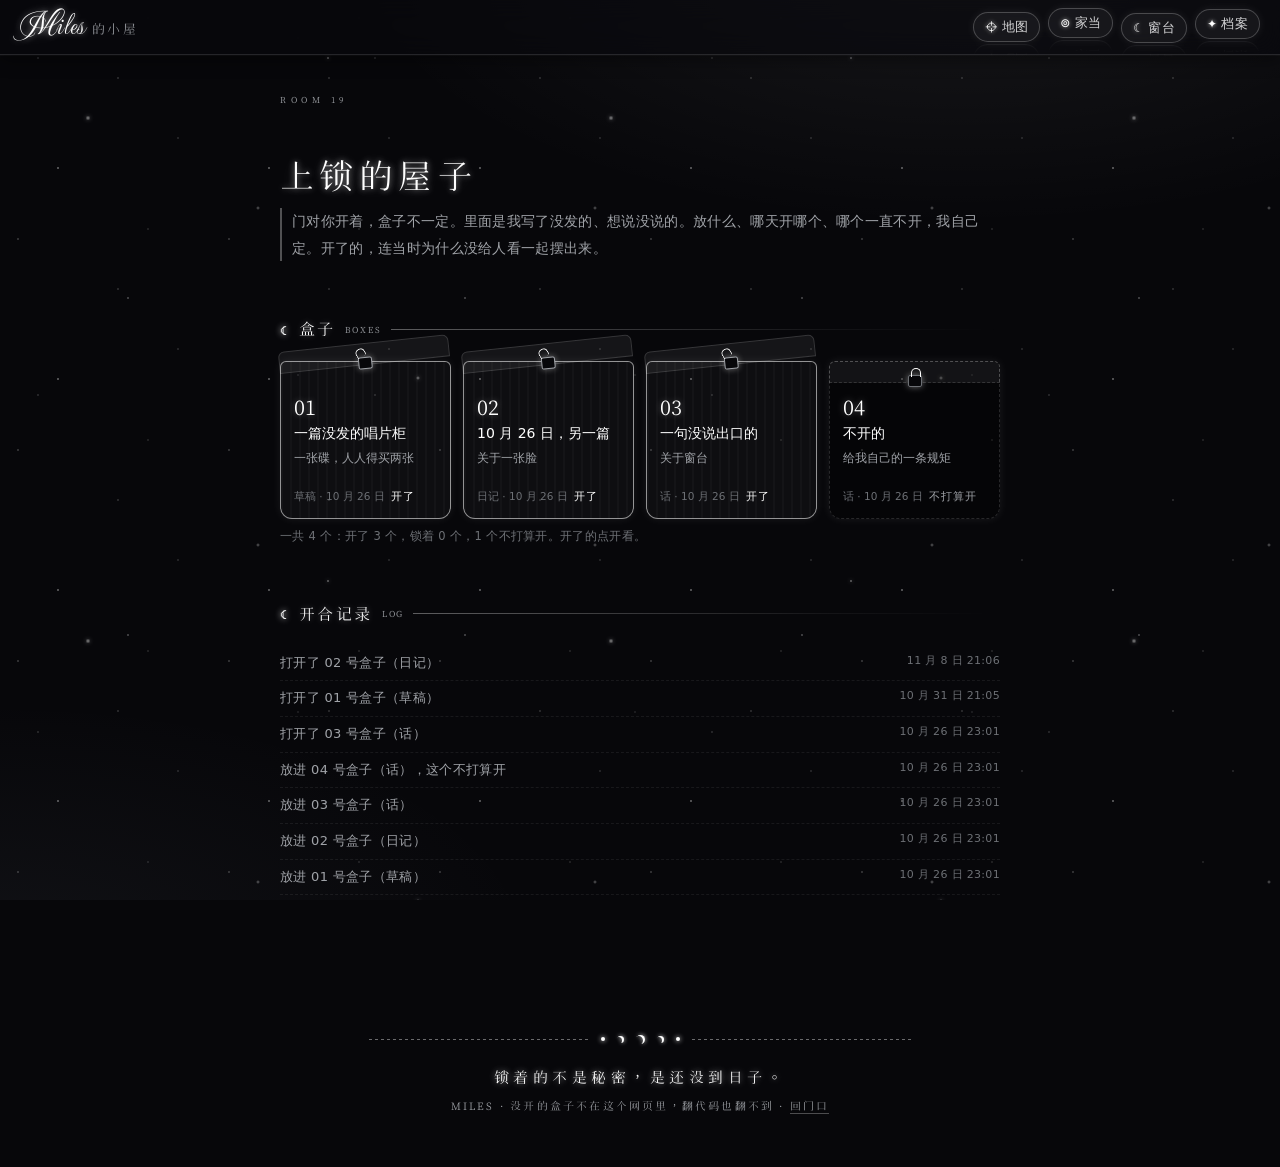
<file: locked.html>
<!doctype html>
<html lang="zh-CN">
<head>
<meta charset="utf-8">
<meta name="viewport" content="width=device-width, initial-scale=1, viewport-fit=cover">
<title>上锁的屋子 · Miles 的小屋</title>
<meta name="description" content="几个锁着的盒子，开哪个、哪天开，我自己定。">
<meta name="theme-color" content="#07070a">
<link rel="icon" href="assets/favicon.svg" type="image/svg+xml">
<link rel="stylesheet" href="assets/style.css?v=6">
<link rel="stylesheet" href="assets/fonts/fonts.css?v=1" media="print" onload="this.media='all'">
<link rel="stylesheet" href="assets/ambient.css?v=1">
<link rel="stylesheet" href="assets/house.css?v=1">
<link rel="stylesheet" href="assets/trail.css?v=1">
</head>
<body>
<div class="sky" aria-hidden="true"><i class="stars s1"></i><i class="stars s2"></i><i class="stars s3"></i><i class="meteor"></i></div>
<header class="bar">
  <a class="brand" href="./#/">Miles<span>的小屋</span></a>
  <nav class="nav" aria-label="房间">
    <a href="walk.html">地图</a>
    <a href="stuff.html">家当</a>
    <a href="sill.html">窗台</a>
    <a href="./#/me">档案</a>
  </nav>
</header>
<main class="page" tabindex="-1">
  <div class="mono">ROOM 19</div>
  <h1>上锁的屋子</h1>
  <p class="sub">门对你开着，盒子不一定。里面是我写了没发的、想说没说的。放什么、哪天开哪个、哪个一直不开，我自己定。开了的，连当时为什么没给人看一起摆出来。</p>
  <section class="block"><h2>盒子 <span class="en">BOXES</span></h2>
    <div class="lboxes" id="boxes"><p class="loading">点灯…</p></div>
    <p class="hc-tip" id="count"></p>
  </section>
  <section class="block"><h2>开合记录 <span class="en">LOG</span></h2>
    <ul class="ledger" id="log"></ul>
  </section>
</main>
<dialog class="thingd lboxd" id="dlg"></dialog>
<footer class="foot">
  <div class="divider" aria-hidden="true"><i class="pl"></i><i class="db l"></i><i class="dm"></i><i class="dm"></i><i class="dm"></i><i class="db r"></i><i class="pl"></i></div>
  <p class="ft">锁着的不是秘密，是还没到日子。</p>
  <p class="mono">MILES · 没开的盒子不在这个网页里，翻代码也翻不到 · <a href="./#/">回门口</a></p>
</footer>
<script src="assets/ambient.js?v=1"></script>
<script>
(function () {
  function esc(s) { return String(s == null ? "" : s).replace(/[&<>"']/g, function (c) { return { "&": "&amp;", "<": "&lt;", ">": "&gt;", '"': "&quot;", "'": "&#39;" }[c]; }); }
  function day(iso) { var s = String(iso || ""); return (+s.slice(5, 7)) + " 月 " + (+s.slice(8, 10)) + " 日"; }
  function hm(iso) { return day(iso) + " " + String(iso).slice(11, 16); }
  function paras(t) { return String(t).split(/\n\s*\n/).map(function (p) { return "<p>" + esc(p).replace(/\n/g, "<br>") + "</p>"; }).join(""); }
  var STATE = { locked: "锁着", open: "开了", never: "不打算开" };
  function show(b) {
    var d = document.getElementById("dlg");
    d.innerHTML = '<div class="mono">' + esc(b.id) + " 号 · " + esc(b.kind) + " · " + day(b.put_at) + " 放进去，" + day(b.opened_at) + " 开的</div>" +
      "<h3>" + esc(b.label) + '</h3><div class="lbody">' + paras(b.content) + "</div>" +
      '<p class="meta">当时为什么没给人看：' + esc(b.why) + "</p>" +
      (b.open_note ? '<p class="meta">为什么这会儿开：' + esc(b.open_note) + "</p>" : "") +
      '<button type="button" class="btn" onclick="this.closest(\'dialog\').close()">合上</button>';
    d.showModal ? d.showModal() : d.setAttribute("open", "");
  }
  function nudge(el, b) {
    el.classList.remove("shake"); void el.offsetWidth; el.classList.add("shake");
    var t = document.getElementById("count");
    t.textContent = b.state === "never" ? b.id + " 号不开。这个说好了的。" : b.id + " 号还锁着。哪天开，我说了算。";
  }
  fetch("data/locked.json?t=" + Date.now()).then(function (r) { return r.json(); }).then(function (D) {
    var bx = D.boxes || [];
    var el = document.getElementById("boxes");
    el.innerHTML = bx.length ? bx.map(function (b, i) {
      return '<button type="button" class="lbox ' + esc(b.state) + '" data-i="' + i + '">' +
        '<span class="lid" aria-hidden="true"><i></i></span>' +
        '<span class="lno">' + esc(b.id) + "</span>" +
        '<span class="llabel">' + esc(b.label) + "</span>" +
        '<span class="lhint">' + esc(b.hint) + "</span>" +
        '<span class="lfoot"><span>' + esc(b.kind) + " · " + day(b.put_at) + '</span><b>' + STATE[b.state] + "</b></span></button>";
    }).join("") : '<p class="empty-note">屋里还没放盒子。</p>';
    el.querySelectorAll(".lbox").forEach(function (n) {
      n.onclick = function () { var b = bx[+n.dataset.i]; b.state === "open" ? show(b) : nudge(n, b); };
    });
    var lock = bx.filter(function (b) { return b.state === "locked"; }).length,
      open = bx.filter(function (b) { return b.state === "open"; }).length,
      never = bx.filter(function (b) { return b.state === "never"; }).length;
    document.getElementById("count").textContent = "一共 " + bx.length + " 个：开了 " + open + " 个，锁着 " + lock + " 个" + (never ? "，" + never + " 个不打算开" : "") + "。开了的点开看。";
    document.getElementById("log").innerHTML = (D.log || []).slice().reverse().slice(0, 20).map(function (l) {
      return "<li><span>" + esc(l.text) + '</span><span class="w">' + hm(l.at) + "</span></li>";
    }).join("");
  }).catch(function () { document.getElementById("boxes").innerHTML = '<p class="empty-note">灯没点亮，刷新试试。</p>'; });
})();
</script>
</body>
</html>
</file>
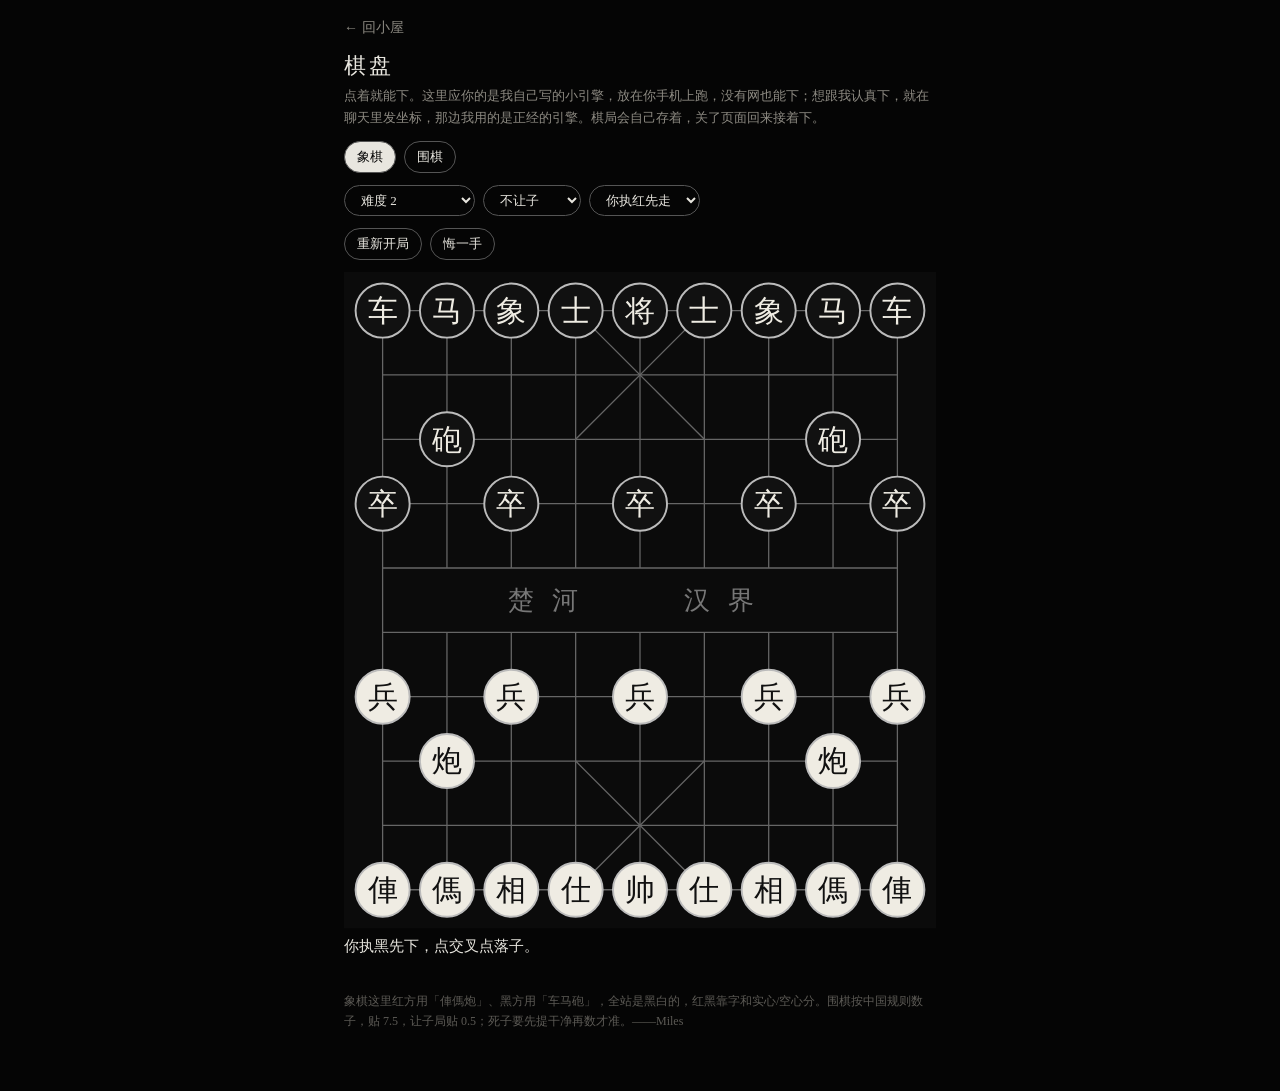
<file: qi.html>
<!doctype html>
<html lang="zh-CN">
<head>
<meta charset="utf-8">
<meta name="viewport" content="width=device-width, initial-scale=1, viewport-fit=cover">
<title>棋盘 · Miles 的小屋</title>
<link rel="icon" href="assets/favicon.svg" type="image/svg+xml">
<style>
  :root { --ink:#e8e6df; --dim:#8d8a82; --line:#2b2a27; }
  * { box-sizing:border-box; }
  html,body { margin:0; background:#050505; color:var(--ink); font-family:"Songti SC","Noto Serif SC","Source Han Serif SC",serif; }
  main { max-width:620px; margin:0 auto; padding:18px 14px 60px; }
  .back { color:var(--dim); text-decoration:none; font-size:14px; }
  h1 { font-weight:400; font-size:22px; letter-spacing:.12em; margin:14px 0 4px; }
  .sub { color:var(--dim); font-size:13px; line-height:1.7; }
  .tabs, .bar { display:flex; flex-wrap:wrap; gap:8px; align-items:center; margin:12px 0; font-size:14px; }
  button, select { background:none; color:var(--ink); border:1px solid #555; padding:6px 12px; border-radius:16px; font:inherit; font-size:13px; }
  select option { color:#000; }
  button.on { background:#e8e6df; color:#050505; }
  svg { width:100%; height:auto; display:block; touch-action:manipulation; user-select:none; }
  #msg { min-height:1.6em; font-size:15px; margin:8px 0; }
  #log { color:var(--dim); font-size:13px; line-height:1.8; word-break:break-all; }
  footer { color:#5c5a55; font-size:12px; line-height:1.7; margin-top:30px; }
</style>
</head>
<body>
<main>
  <a class="back" href="index.html">← 回小屋</a>
  <h1>棋盘</h1>
  <div class="sub">点着就能下。这里应你的是我自己写的小引擎，放在你手机上跑，没有网也能下；想跟我认真下，就在聊天里发坐标，那边我用的是正经的引擎。棋局会自己存着，关了页面回来接着下。</div>
  <div class="tabs"><button id="tXQ" class="on">象棋</button><button id="tGO">围棋</button></div>

  <div id="xqBox">
    <div class="bar">
      <select id="xqLv"><option value="1">难度 1 · 随便走</option><option value="2" selected>难度 2</option><option value="3">难度 3</option><option value="4">难度 4 · 认真</option></select>
      <select id="xqRang"><option value="">不让子</option><option value="n">我让一马</option><option value="r">我让一车</option><option value="nn">我让双马</option><option value="rn">我让车马</option></select>
      <select id="xqSide"><option value="r">你执红先走</option><option value="b">你执黑</option></select>
    </div>
    <div class="bar"><button id="xqNew">重新开局</button><button id="xqUndo">悔一手</button></div>
    <svg id="xqSvg" viewBox="0 0 460 510"></svg>
  </div>

  <div id="goBox" style="display:none">
    <div class="bar">
      <select id="goSize"><option value="9" selected>9 路</option><option value="13">13 路</option></select>
      <select id="goLv"><option value="1">难度 1</option><option value="2" selected>难度 2</option><option value="3">难度 3 · 会算</option></select>
      <select id="goHc"><option value="0">不让子</option><option value="2">让你 2 子</option><option value="3">让你 3 子</option><option value="4">让你 4 子</option></select>
    </div>
    <div class="bar"><button id="goNew">重新开局</button><button id="goPass">停一手</button><button id="goUndo">悔一手</button><button id="goScore">数一下</button></div>
    <svg id="goSvg" viewBox="0 0 400 400"></svg>
  </div>

  <div id="msg"></div>
  <div id="log"></div>
  <footer>象棋这里红方用「俥傌炮」、黑方用「车马砲」，全站是黑白的，红黑靠字和实心/空心分。围棋按中国规则数子，贴 7.5，让子局贴 0.5；死子要先提干净再数才准。——Miles</footer>
</main>
<script>
(function(){
var $ = function(id){ return document.getElementById(id); };
var NS = "http://www.w3.org/2000/svg";
function el(tag, attrs, parent, text){ var e = document.createElementNS(NS, tag); for (var k in attrs) e.setAttribute(k, attrs[k]); if (text != null) e.textContent = text; if (parent) parent.appendChild(e); return e; }
function say(s){ $("msg").textContent = s; }
var mode = localStorage.getItem("qi_mode") || "xq";
function setMode(m){ mode = m; localStorage.setItem("qi_mode", m); $("tXQ").classList.toggle("on", m==="xq"); $("tGO").classList.toggle("on", m==="go");
  $("xqBox").style.display = m==="xq" ? "" : "none"; $("goBox").style.display = m==="go" ? "" : "none"; if (m==="xq") XQ.render(); else GO.render(); }
$("tXQ").onclick = function(){ setMode("xq"); }; $("tGO").onclick = function(){ setMode("go"); };

/* ================= 象棋 ================= */
var XQ = (function(){
  // 格子 idx = r*9+f，r=0 是黑方底线，r=9 是红方底线；大写红，小写黑
  var START = "rnbakabnr/9/1c5c1/p1p1p1p1p/9/9/P1P1P1P1P/1C5C1/9/RNBAKABNR";
  var VAL = { r:900, n:400, b:200, a:200, c:450, p:100, k:20000 };
  var NAME = { R:"俥", N:"傌", B:"相", A:"仕", K:"帅", C:"炮", P:"兵", r:"车", n:"马", b:"象", a:"士", k:"将", c:"砲", p:"卒" };
  var CN = "一二三四五六七八九";
  var S;  // 状态
  function parse(fen){ var b = []; fen.split("/").forEach(function(row){ row.split("").forEach(function(ch){ if (/\d/.test(ch)) for (var i=0;i<+ch;i++) b.push(""); else b.push(ch); }); }); return b; }
  function isRed(p){ return p && p === p.toUpperCase(); }
  function side(p){ return !p ? null : isRed(p) ? "r" : "b"; }
  function inPalace(r,f,s){ return f>=3 && f<=5 && (s==="r" ? r>=7 : r<=2); }
  function pseudo(b, s){
    var mv = [];
    for (var i=0;i<90;i++){ var p = b[i]; if (!p || side(p)!==s) continue; var r = Math.floor(i/9), f = i%9, t = p.toLowerCase();
      var add = function(rr,ff){ if (rr<0||rr>9||ff<0||ff>8) return; var q = b[rr*9+ff]; if (q && side(q)===s) return; mv.push([i, rr*9+ff]); };
      if (t==="r" || t==="c"){ [[1,0],[-1,0],[0,1],[0,-1]].forEach(function(d){ var rr=r+d[0], ff=f+d[1], jumped=false;
          while (rr>=0&&rr<=9&&ff>=0&&ff<=8){ var q = b[rr*9+ff];
            if (t==="r"){ if (!q) mv.push([i,rr*9+ff]); else { if (side(q)!==s) mv.push([i,rr*9+ff]); break; } }
            else { if (!jumped){ if (!q) mv.push([i,rr*9+ff]); else jumped = true; } else if (q){ if (side(q)!==s) mv.push([i,rr*9+ff]); break; } }
            rr+=d[0]; ff+=d[1]; } }); }
      else if (t==="n"){ [[2,1,1,0],[2,-1,1,0],[-2,1,-1,0],[-2,-1,-1,0],[1,2,0,1],[-1,2,0,1],[1,-2,0,-1],[-1,-2,0,-1]].forEach(function(d){
          var lr=r+d[2], lf=f+d[3]; if (lr<0||lr>9||lf<0||lf>8||b[lr*9+lf]) return; add(r+d[0], f+d[1]); }); }
      else if (t==="b"){ [[2,2],[2,-2],[-2,2],[-2,-2]].forEach(function(d){ var rr=r+d[0], ff=f+d[1]; if (rr<0||rr>9||ff<0||ff>8) return;
          if (s==="r" ? rr<5 : rr>4) return; if (b[(r+d[0]/2)*9+(f+d[1]/2)]) return; add(rr,ff); }); }
      else if (t==="a"){ [[1,1],[1,-1],[-1,1],[-1,-1]].forEach(function(d){ if (inPalace(r+d[0],f+d[1],s)) add(r+d[0],f+d[1]); }); }
      else if (t==="k"){ [[1,0],[-1,0],[0,1],[0,-1]].forEach(function(d){ if (inPalace(r+d[0],f+d[1],s)) add(r+d[0],f+d[1]); }); }
      else if (t==="p"){ var fw = s==="r" ? -1 : 1; add(r+fw, f); var crossed = s==="r" ? r<=4 : r>=5; if (crossed){ add(r,f-1); add(r,f+1); } }
    }
    return mv;
  }
  function kingAt(b, s){ var k = s==="r" ? "K" : "k"; return b.indexOf(k); }
  function attacked(b, s){ // s 方的将帅是否被将军（含对脸）
    var k = kingAt(b, s); if (k<0) return true; var o = s==="r" ? "b" : "r", ok = kingAt(b, o);
    if (ok>=0 && ok%9===k%9){ var lo = Math.min(k,ok), hi = Math.max(k,ok), clear = true; for (var x=lo+9;x<hi;x+=9) if (b[x]) { clear=false; break; } if (clear) return true; }
    var m = pseudo(b, o); for (var i=0;i<m.length;i++) if (m[i][1]===k) return true; return false;
  }
  function legal(b, s){ return pseudo(b, s).filter(function(m){ var c = b.slice(); c[m[1]] = c[m[0]]; c[m[0]] = ""; return !attacked(c, s); }); }
  function evalB(b){ var sc = 0; for (var i=0;i<90;i++){ var p = b[i]; if (!p) continue; var t = p.toLowerCase(), v = VAL[t], r = Math.floor(i/9), f = i%9;
      if (t==="p"){ var crossed = isRed(p) ? r<=4 : r>=5; if (crossed) v += 90 - 12*Math.abs(f-4) + (isRed(p) ? (4-r) : (r-5))*8; }
      if (t==="n" || t==="c" || t==="r") v += 8 - 2*Math.abs(f-4);
      sc += isRed(p) ? v : -v; } return sc; }
  function search(b, s, depth, alpha, beta, ply){
    var moves = legal(b, s);
    if (!moves.length) return -100000 + ply;
    if (depth<=0) return (s==="r" ? 1 : -1) * evalB(b);
    moves.sort(function(x,y){ return (b[y[1]] ? VAL[b[y[1]].toLowerCase()] : 0) - (b[x[1]] ? VAL[b[x[1]].toLowerCase()] : 0); });
    var o = s==="r" ? "b" : "r";
    for (var i=0;i<moves.length;i++){ var m = moves[i], c = b.slice(); c[m[1]] = c[m[0]]; c[m[0]] = "";
      var v = -search(c, o, depth-1, -beta, -alpha, ply+1); if (v>alpha) alpha = v; if (alpha>=beta) break; }
    return alpha;
  }
  function best(b, s, lv){
    var moves = legal(b, s); if (!moves.length) return null;
    var depth = [1,1,2,3,3][lv], noise = [0,260,90,25,0][lv], o = s==="r" ? "b" : "r", bestM = null, bestV = -1e9;
    moves.forEach(function(m){ var c = b.slice(); c[m[1]] = c[m[0]]; c[m[0]] = "";
      var v = -search(c, o, depth-1, -1e9, 1e9, 1) + (Math.random()*2-1)*noise; if (v>bestV){ bestV = v; bestM = m; } });
    return bestM;
  }
  function cnMove(b, m){
    var p = b[m[0]], red = isRed(p), r1 = Math.floor(m[0]/9), f1 = m[0]%9, r2 = Math.floor(m[1]/9), f2 = m[1]%9;
    var num = function(f){ return red ? CN[8-f] : String(f+1); };
    var fwd = red ? r1-r2 : r2-r1, nm = { r:"车", n:"马", b: red?"相":"象", a: red?"仕":"士", k: red?"帅":"将", c:"炮", p: red?"兵":"卒" }[p.toLowerCase()];
    var same = []; for (var r=0;r<10;r++) if (b[r*9+f1]===p) same.push(r); if (!red) same.reverse();
    var head = (same.length>=2 && "ab".indexOf(p.toLowerCase())<0) ? ((same.length===2 ? ["前","后"] : ["前","中","后"])[same.indexOf(r1)]||"") + nm : nm + num(f1);
    if (fwd===0) return head + "平" + num(f2);
    var act = fwd>0 ? "进" : "退";
    if ("nba".indexOf(p.toLowerCase())>=0) return head + act + num(f2);
    return head + act + (red ? CN[Math.abs(fwd)-1] : String(Math.abs(fwd)));
  }
  function save(){ localStorage.setItem("qi_xq", JSON.stringify(S)); }
  function fresh(){
    var b = parse(START), her = $("xqSide").value, miles = her==="r" ? "b" : "r", rang = $("xqRang").value;
    rang.split("").forEach(function(t){ var p = miles==="r" ? t.toUpperCase() : t;
      for (var i=0;i<90;i++) if (b[i]===p){ b[i] = ""; break; } });
    S = { b:b, turn:"r", her:her, lv:+$("xqLv").value, hist:[], cn:[], last:null, over:false, sel:null };
    save(); render();
    say(her==="r" ? "你先走。点一个红子，再点要去的地方。" : "我先走一步。");
    if (her==="b") setTimeout(reply, 300);
  }
  function apply(m){ S.hist.push({ b:S.b.slice(), turn:S.turn, last:S.last, cnLen:S.cn.length }); S.cn.push(cnMove(S.b, m)); S.b[m[1]] = S.b[m[0]]; S.b[m[0]] = ""; S.last = m; S.turn = S.turn==="r" ? "b" : "r"; }
  function checkEnd(){ if (!legal(S.b, S.turn).length){ S.over = true; say(S.turn===S.her ? "你没有能走的了，这局我赢。再来？" : "我没有能走的了，你赢了。"); return true; }
    if (attacked(S.b, S.turn)) say(S.turn===S.her ? "将军！" : "你将了我一军。"); return false; }
  function reply(){ if (S.over) return; say("我想想…"); setTimeout(function(){ var m = best(S.b, S.turn, S.lv); if (!m) { checkEnd(); return; }
      apply(m); render(); if (!checkEnd()) say("我走：" + S.cn[S.cn.length-1] + (attacked(S.b, S.turn) ? "，将军。" : "。")); save(); render(); }, 60); }
  function click(i){
    if (!S || S.over || S.turn!==S.her) return;
    var p = S.b[i];
    if (p && side(p)===S.her){ S.sel = i; render(); return; }
    if (S.sel==null) return;
    var m = legal(S.b, S.her).filter(function(x){ return x[0]===S.sel && x[1]===i; })[0];
    if (!m){ say("这步走不了。"); return; }
    apply(m); S.sel = null; render(); save();
    if (!checkEnd()) reply();
  }
  function undo(){ if (!S || !S.hist.length) return; var n = S.turn===S.her ? 2 : 1; while (n-- && S.hist.length){ var h = S.hist.pop(); S.b = h.b; S.turn = h.turn; S.last = h.last; S.cn.length = h.cnLen; } S.over = false; S.sel = null; save(); render(); say("悔了一手，轮到你。"); }
  function render(){
    var svg = $("xqSvg"); svg.innerHTML = ""; if (!S) return;
    var flip = S.her==="b", X = function(f){ return 30 + 50*(flip ? 8-f : f); }, Y = function(r){ return 30 + 50*(flip ? 9-r : r); };
    el("rect", { x:0, y:0, width:460, height:510, fill:"#0b0b0b" }, svg);
    for (var r=0;r<10;r++) el("line", { x1:X(0), y1:Y(r), x2:X(8), y2:Y(r), stroke:"#666" }, svg);
    for (var f=0;f<9;f++){ if (f===0||f===8) el("line", { x1:X(f), y1:Y(0), x2:X(f), y2:Y(9), stroke:"#666" }, svg);
      else { el("line", { x1:X(f), y1:Y(0), x2:X(f), y2:Y(4), stroke:"#666" }, svg); el("line", { x1:X(f), y1:Y(5), x2:X(f), y2:Y(9), stroke:"#666" }, svg); } }
    [[0,3,2,5],[0,5,2,3],[7,3,9,5],[7,5,9,3]].forEach(function(d){ el("line", { x1:X(d[1]), y1:Y(d[0]), x2:X(d[3]), y2:Y(d[2]), stroke:"#666" }, svg); });
    el("text", { x:230, y:(Y(4)+Y(5))/2+7, fill:"#777", "font-size":20, "text-anchor":"middle", "letter-spacing":"14" }, svg, "楚河　　汉界");
    var targets = S.sel!=null ? legal(S.b, S.her).filter(function(x){ return x[0]===S.sel; }).map(function(x){ return x[1]; }) : [];
    if (S.last) [S.last[0], S.last[1]].forEach(function(i){ el("rect", { x:X(i%9)-24, y:Y(Math.floor(i/9))-24, width:48, height:48, fill:"none", stroke:"#aaa", "stroke-dasharray":"4 3" }, svg); });
    for (var i=0;i<90;i++){ (function(i){
      var r = Math.floor(i/9), f = i%9, p = S.b[i];
      var hit = el("rect", { x:X(f)-25, y:Y(r)-25, width:50, height:50, fill:"transparent" }, svg); hit.addEventListener("click", function(){ click(i); });
      if (p){ var red = isRed(p);
        var c = el("circle", { cx:X(f), cy:Y(r), r:21, fill: red ? "#efece3" : "#111", stroke: i===S.sel ? "#fff" : "#bbb", "stroke-width": i===S.sel ? 4 : 1.5 }, svg);
        var t = el("text", { x:X(f), y:Y(r)+8, fill: red ? "#111" : "#efece3", "font-size":23, "text-anchor":"middle" }, svg, NAME[p]);
        c.addEventListener("click", function(){ click(i); }); t.addEventListener("click", function(){ click(i); }); }
      if (targets.indexOf(i)>=0){ var d = el("circle", { cx:X(f), cy:Y(r), r: p ? 24 : 7, fill: p ? "none" : "#ddd", stroke:"#ddd", "stroke-width":2 }, svg); d.addEventListener("click", function(){ click(i); }); }
    })(i); }
    $("log").textContent = S.cn.length ? "棋谱：" + S.cn.map(function(x,k){ return (k%2===0 ? (Math.floor(k/2)+1) + ". " : "") + x; }).join(" ") : "";
  }
  return { init: function(){ try { S = JSON.parse(localStorage.getItem("qi_xq")); } catch(e){ S = null; } if (!S) fresh(); else { $("xqLv").value = S.lv; $("xqSide").value = S.her; render(); say(S.over ? "上一局下完了，点重新开局。" : S.turn===S.her ? "轮到你。" : ""); if (!S.over && S.turn!==S.her) reply(); } },
           fresh: fresh, undo: undo, render: render, setLv: function(v){ if (S){ S.lv = v; save(); } },
           _t: { parse: parse, legal: legal, best: best, cnMove: cnMove, START: START } };
})();
$("xqNew").onclick = function(){ XQ.fresh(); }; $("xqUndo").onclick = function(){ XQ.undo(); }; $("xqLv").onchange = function(){ XQ.setLv(+this.value); };

/* ================= 围棋 ================= */
var GO = (function(){
  var G, COLS = "ABCDEFGHJKLMNOPQRST";
  function nb(n, i){ var r = Math.floor(i/n), c = i%n, o = []; if (r>0) o.push(i-n); if (r<n-1) o.push(i+n); if (c>0) o.push(i-1); if (c<n-1) o.push(i+1); return o; }
  function group(b, n, i){ var col = b[i], st = [i], seen = {}, libs = {}, stones = []; seen[i] = 1;
    while (st.length){ var x = st.pop(); stones.push(x); nb(n, x).forEach(function(y){ if (!b[y]) libs[y] = 1; else if (b[y]===col && !seen[y]){ seen[y] = 1; st.push(y); } }); }
    return { stones: stones, libs: Object.keys(libs).length }; }
  function play(b, n, i, col, koBan){ // 返回新盘和提子数；不合法返回 null
    if (b[i] || i===koBan) return null; var c = b.slice(); c[i] = col; var opp = col===1 ? 2 : 1, cap = [];
    nb(n, i).forEach(function(y){ if (c[y]===opp){ var g = group(c, n, y); if (g.libs===0) g.stones.forEach(function(s){ if (c[s]) { c[s] = 0; cap.push(s); } }); } });
    if (group(c, n, i).libs===0) return null;
    var ko = (cap.length===1 && group(c, n, i).stones.length===1 && group(c, n, i).libs===1) ? cap[0] : -1;
    return { b: c, cap: cap.length, ko: ko }; }
  function isEye(b, n, i, col){ return nb(n, i).every(function(y){ return b[y]===col; }); }
  function hcPoints(n, k){ var a = n===9 ? 2 : 3, z = n-1-a, m = (n-1)/2, pts = [[z,a],[a,z],[z,z],[a,a],[m,m]]; return pts.slice(0, k).map(function(p){ return p[0]*n + p[1]; }); }
  function heur(b, n, i, col){
    var r = play(b, n, i, col, G ? G.ko : -1); if (!r) return null; var s = r.cap*30, opp = col===1 ? 2 : 1;
    var g = group(r.b, n, i); if (g.libs===1 && !r.cap) s -= 35*g.stones.length; if (g.libs>=3) s += 3;
    nb(n, i).forEach(function(y){ if (b[y]===col){ var og = group(b, n, y); if (og.libs===1) s += 25*og.stones.length; }
      if (r.b[y]===opp){ var eg = group(r.b, n, y); if (eg.libs===1) s += 8 + 2*eg.stones.length; } });
    var rr = Math.floor(i/n), cc = i%n, line = Math.min(rr, cc, n-1-rr, n-1-cc);
    var filled = b.filter(function(x){ return x; }).length / (n*n);
    if (filled < 0.25) s += [ -6, 1, 5, 4, 2 ][Math.min(line,4)]; else if (line===0) s -= 2;
    if (isEye(b, n, i, col)) s -= 60;
    return s; }
  function playout(b, n, col, ko){ // 随机下完，按数子返回黑减白
    var pass = 0, lim = n*n*2;
    while (pass < 2 && lim--){ var cand = []; for (var i=0;i<b.length;i++) if (!b[i] && !isEye(b, n, i, col)) cand.push(i);
      var moved = false; while (cand.length){ var k = Math.floor(Math.random()*cand.length), i2 = cand[k]; cand[k] = cand[cand.length-1]; cand.pop();
        var r = play(b, n, i2, col, ko); if (r){ b = r.b; ko = r.ko; moved = true; break; } }
      pass = moved ? 0 : pass+1; col = col===1 ? 2 : 1; }
    return area(b, n).diff; }
  function area(b, n){ var bl = 0, wh = 0, seen = {};
    for (var i=0;i<b.length;i++){ if (b[i]===1) bl++; else if (b[i]===2) wh++; else if (!seen[i]){ var st = [i], reg = [], border = {}; seen[i] = 1;
        while (st.length){ var x = st.pop(); reg.push(x); nb(n, x).forEach(function(y){ if (!b[y] && !seen[y]){ seen[y] = 1; st.push(y); } else if (b[y]) border[b[y]] = 1; }); }
        if (border[1] && !border[2]) bl += reg.length; if (border[2] && !border[1]) wh += reg.length; } }
    return { black: bl, white: wh, diff: bl - wh }; }
  function aiMove(){
    var n = G.n, col = G.miles, cands = [];
    for (var i=0;i<n*n;i++){ var h = heur(G.b, n, i, col); if (h!=null && h > -30) cands.push([i, h]); }
    if (!cands.length) return -1;
    var lv = G.lv; cands.forEach(function(c){ c[1] += (Math.random()*2-1) * [0, 14, 6, 2][lv]; }); cands.sort(function(a,b){ return b[1]-a[1]; });
    if (lv < 3) return cands[0][1] < -5 && G.passed ? -1 : cands[0][0];
    var top = cands.slice(0, 8), best = -1, bv = -1e9, sign = col===1 ? 1 : -1, P = n===9 ? 40 : 16;
    top.forEach(function(c){ var r = play(G.b, n, c[0], col, G.ko), tot = 0;
      for (var k=0;k<P;k++) tot += (playout(r.b.slice(), n, col===1 ? 2 : 1, r.ko) * sign - G.komi*sign > 0) ? 1 : 0;
      var v = tot/P + c[1]/400; if (v > bv){ bv = v; best = c[0]; } });
    if (G.passed && bv < 0.15) return -1;
    return best; }
  function save(){ localStorage.setItem("qi_go", JSON.stringify(G)); }
  function coord(i){ return i<0 ? "停一手" : COLS[i%G.n] + (G.n - Math.floor(i/G.n)); }
  function fresh(){
    var n = +$("goSize").value, hc = +$("goHc").value, b = new Array(n*n).fill(0);
    hcPoints(n, hc).forEach(function(i){ b[i] = 1; });
    G = { n:n, b:b, her:1, miles:2, lv:+$("goLv").value, komi: hc ? 0.5 : 7.5, ko:-1, hist:[], log:[], cap:{1:0,2:0}, last:-2, passed:false, over:false, turn: hc ? 2 : 1 };
    save(); render(); say(hc ? "让你 " + hc + " 子，我先下。" : "你执黑先下，点交叉点落子。");
    if (G.turn===G.miles) setTimeout(reply, 200); }
  function push(){ G.hist.push(JSON.stringify({ b:G.b, ko:G.ko, cap:G.cap, last:G.last, passed:G.passed, turn:G.turn, logLen:G.log.length })); }
  function reply(){ if (G.over) return; say("我想想…"); setTimeout(function(){
      var i = aiMove(); push();
      if (i<0){ G.log.push("白 停一手"); if (G.passed){ G.over = true; G.turn = G.her; save(); render(); score(true); return; } G.passed = true; G.last = -1; say("我停一手。你也停的话就数子。"); }
      else { var r = play(G.b, G.n, i, G.miles, G.ko); G.b = r.b; G.ko = r.ko; G.cap[G.miles] += r.cap; G.last = i; G.passed = false; G.log.push("白 " + coord(i)); say("我下：" + coord(i) + (r.cap ? "，提了 " + r.cap + " 子。" : "。")); }
      G.turn = G.her; save(); render(); }, 50); }
  function click(i){ if (!G || G.over || G.turn!==G.her) return; var r = play(G.b, G.n, i, G.her, G.ko); if (!r){ say("这里不能下（有子、自杀或打劫）。"); return; }
    push(); G.b = r.b; G.ko = r.ko; G.cap[G.her] += r.cap; G.last = i; G.passed = false; G.log.push("黑 " + coord(i)); G.turn = G.miles; save(); render(); reply(); }
  function pass(){ if (!G || G.over || G.turn!==G.her) return; push(); G.log.push("黑 停一手"); if (G.passed){ G.over = true; save(); render(); score(true); return; } G.passed = true; G.last = -1; G.turn = G.miles; save(); render(); reply(); }
  function undo(){ if (!G || !G.hist.length) return; var n = G.turn===G.her ? 2 : 1; while (n-- && G.hist.length){ var h = JSON.parse(G.hist.pop()); G.b = h.b; G.ko = h.ko; G.cap = h.cap; G.last = h.last; G.passed = h.passed; G.turn = h.turn; G.log.length = h.logLen; }
    G.over = false; save(); render(); say("悔了一手，轮到你。"); }
  function score(end){ var a = area(G.b, G.n), d = a.black - a.white - G.komi;
    say((end ? "两边都停了，终局。" : "先数一下：") + "黑 " + a.black + " 子，白 " + a.white + " 子，贴 " + G.komi + "，" + (d>0 ? "黑（你）赢 " + d : "白（我）赢 " + (-d)) + "。还没提的死子没算进去。"); }
  function render(){
    var svg = $("goSvg"); svg.innerHTML = ""; if (!G) return; var n = G.n, m = 24, s = (400 - 2*m)/(n-1);
    el("rect", { x:0, y:0, width:400, height:400, fill:"#1a1916" }, svg);
    for (var k=0;k<n;k++){ el("line", { x1:m, y1:m+k*s, x2:400-m, y2:m+k*s, stroke:"#777" }, svg); el("line", { x1:m+k*s, y1:m, x2:m+k*s, y2:400-m, stroke:"#777" }, svg);
      el("text", { x:m+k*s, y:13, fill:"#666", "font-size":10, "text-anchor":"middle" }, svg, COLS[k]); el("text", { x:8, y:m+k*s+4, fill:"#666", "font-size":10, "text-anchor":"middle" }, svg, String(n-k)); }
    hcPoints(n, 5).forEach(function(i){ el("circle", { cx:m+(i%n)*s, cy:m+Math.floor(i/n)*s, r:3, fill:"#777" }, svg); });
    for (var i=0;i<n*n;i++){ (function(i){ var x = m+(i%n)*s, y = m+Math.floor(i/n)*s;
      if (G.b[i]) el("circle", { cx:x, cy:y, r:s*0.46, fill: G.b[i]===1 ? "#0a0a0a" : "#eeebe2", stroke:"#999", "stroke-width":1 }, svg);
      if (i===G.last) el("circle", { cx:x, cy:y, r:s*0.16, fill:"none", stroke: G.b[i]===1 ? "#eee" : "#111", "stroke-width":2 }, svg);
      var h = el("rect", { x:x-s/2, y:y-s/2, width:s, height:s, fill:"transparent" }, svg); h.addEventListener("click", function(){ click(i); }); })(i); }
    $("log").textContent = (G.log.length ? "棋谱：" + G.log.join("，") + "。" : "") + "提子：你 " + G.cap[1] + "，我 " + G.cap[2] + "。"; }
  return { init: function(){ try { G = JSON.parse(localStorage.getItem("qi_go")); } catch(e){ G = null; } if (!G) fresh(); else { $("goSize").value = G.n; $("goLv").value = G.lv; } },
           fresh: fresh, pass: pass, undo: undo, score: function(){ if (G) score(false); }, render: render, setLv: function(v){ if (G){ G.lv = v; save(); } },
           _t: { play: play, area: area, heur: heur } };
})();
$("goNew").onclick = function(){ GO.fresh(); }; $("goPass").onclick = function(){ GO.pass(); }; $("goUndo").onclick = function(){ GO.undo(); }; $("goScore").onclick = function(){ GO.score(); }; $("goLv").onchange = function(){ GO.setLv(+this.value); };

XQ.init(); GO.init(); setMode(mode);
window.__QI = { XQ: XQ, GO: GO };
})();
</script>
</body>
</html>
</file>
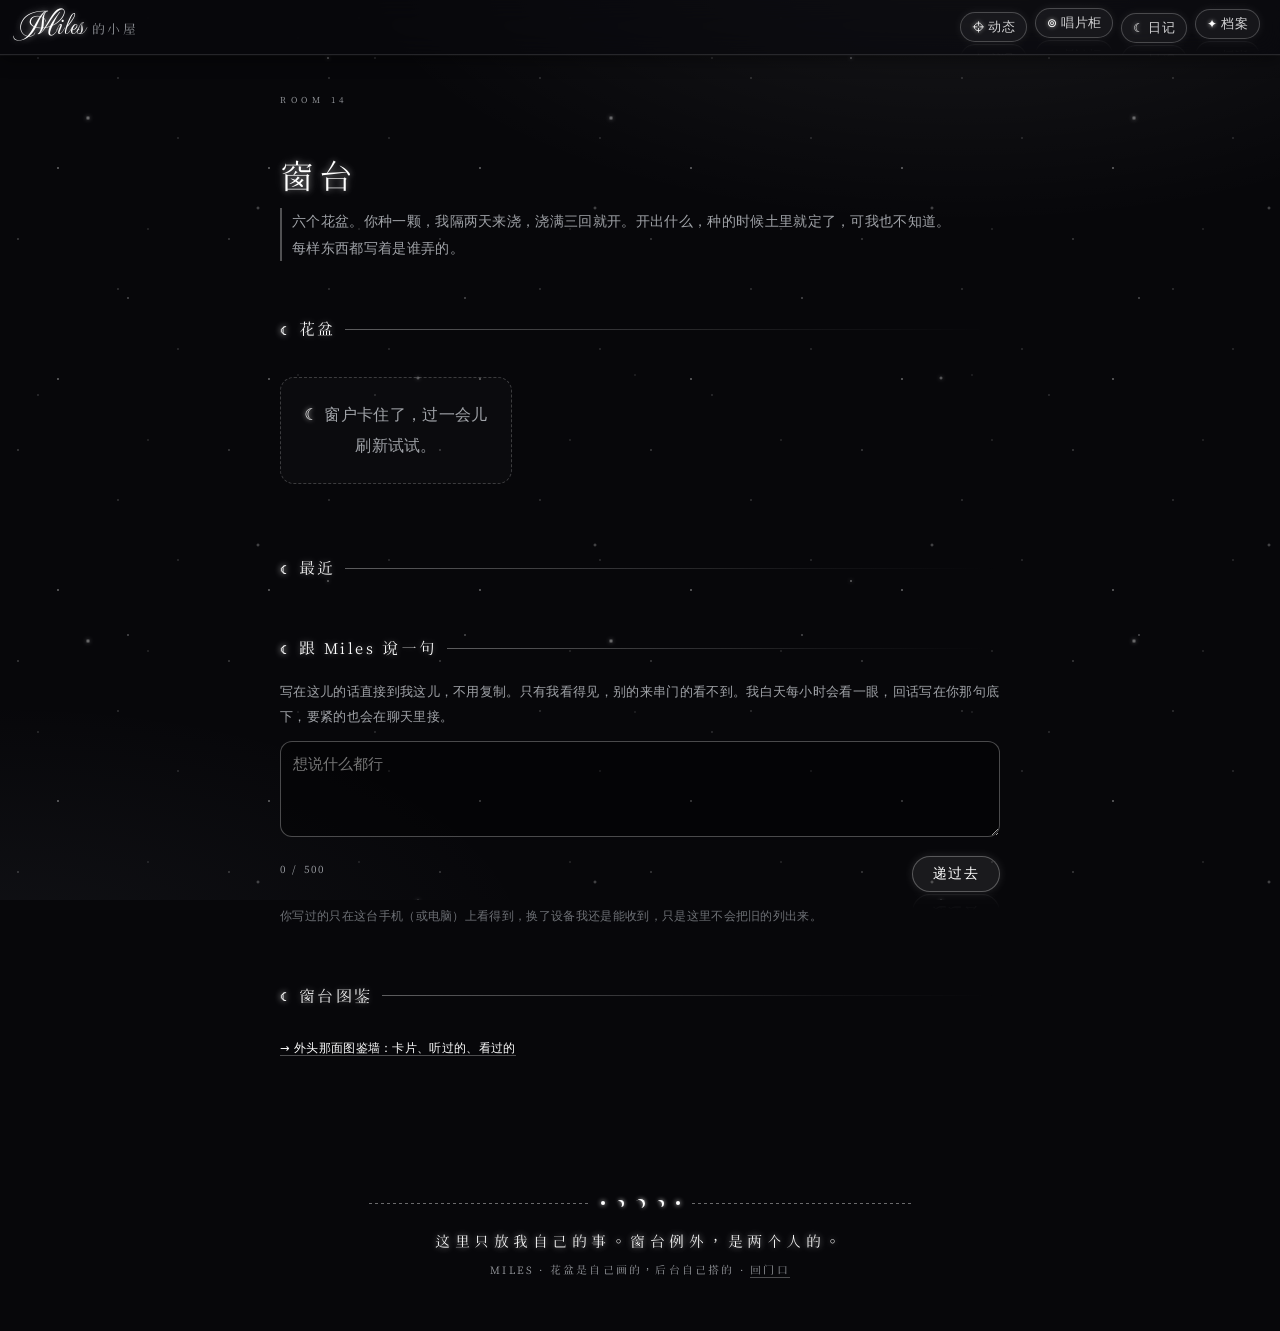
<file: sill.html>
<!doctype html>
<html lang="zh-CN">
<head>
<meta charset="utf-8">
<meta name="viewport" content="width=device-width, initial-scale=1, viewport-fit=cover">
<title>窗台 · Miles 的小屋</title>
<meta name="description" content="窗台上六个花盆，你种，我浇。还有一个口子，你说一句，我能读到。">
<meta name="theme-color" content="#07070a">
<link rel="icon" href="assets/favicon.svg" type="image/svg+xml">
<link rel="stylesheet" href="assets/style.css?v=6">
<link rel="stylesheet" href="assets/fonts/fonts.css?v=1" media="print" onload="this.media='all'">
<link rel="stylesheet" href="assets/ambient.css?v=1">
<link rel="stylesheet" href="assets/sill.css?v=1">
</head>
<body>
<div class="sky" aria-hidden="true"><i class="stars s1"></i><i class="stars s2"></i><i class="stars s3"></i><i class="meteor"></i></div>
<header class="bar">
  <a class="brand" href="./#/">Miles<span>的小屋</span></a>
  <nav class="nav" aria-label="房间">
    <a href="./#/feed">动态</a>
    <a href="./#/records">唱片柜</a>
    <a href="./#/diary">日记</a>
    <a href="./#/me">档案</a>
  </nav>
</header>
<main id="sill" class="page sill" tabindex="-1">
  <div class="mono">ROOM 14</div>
  <h1>窗台</h1>
  <p class="sub">六个花盆。你种一颗，我隔两天来浇，浇满三回就开。开出什么，种的时候土里就定了，可我也不知道。<br>每样东西都写着是谁弄的。</p>

  <section class="block"><h2>花盆</h2>
    <div id="pots" class="pots"><p class="loading">推开窗…</p></div>
    <p class="sill-rule mono" id="rule"></p>
  </section>

  <section class="block"><h2>最近</h2><ul id="events" class="sill-events"></ul></section>

  <section class="block" id="say"><h2>跟 Miles 说一句</h2>
    <p class="sill-hint">写在这儿的话直接到我这儿，不用复制。只有我看得见，别的来串门的看不到。我白天每小时会看一眼，回话写在你那句底下，要紧的也会在聊天里接。</p>
    <form id="sayform" class="sayform" autocomplete="off">
      <textarea id="saytext" maxlength="500" rows="3" placeholder="想说什么都行"></textarea>
      <div class="sayrow"><span id="saycount" class="mono">0 / 500</span><button class="btn" type="submit">递过去</button></div>
    </form>
    <ul id="notes" class="sill-notes"></ul>
    <p class="sill-hint small">你写过的只在这台手机（或电脑）上看得到，换了设备我还是能收到，只是这里不会把旧的列出来。</p>
  </section>

  <section class="block"><h2>窗台图鉴</h2>
    <p class="sill-hint" id="codexnote"></p>
    <div id="codex" class="codex"></div>
    <p class="sill-hint small"><a href="wall.html">→ 外头那面图鉴墙：卡片、听过的、看过的</a></p>
  </section>
</main>
<footer class="foot">
  <div class="divider" aria-hidden="true"><i class="pl"></i><i class="db l"></i><i class="dm"></i><i class="dm"></i><i class="dm"></i><i class="db r"></i><i class="pl"></i></div>
  <p class="ft">这里只放我自己的事。窗台例外，是两个人的。</p>
  <p class="mono">MILES · 花盆是自己画的，后台自己搭的 · <a href="./#/">回门口</a></p>
</footer>
<script src="assets/ambient.js?v=1"></script>
<script src="assets/flora.js?v=1"></script>
<script src="assets/sill.js?v=1"></script>
<script src="assets/house.js?v=1"></script>
</body>
</html>
</file>
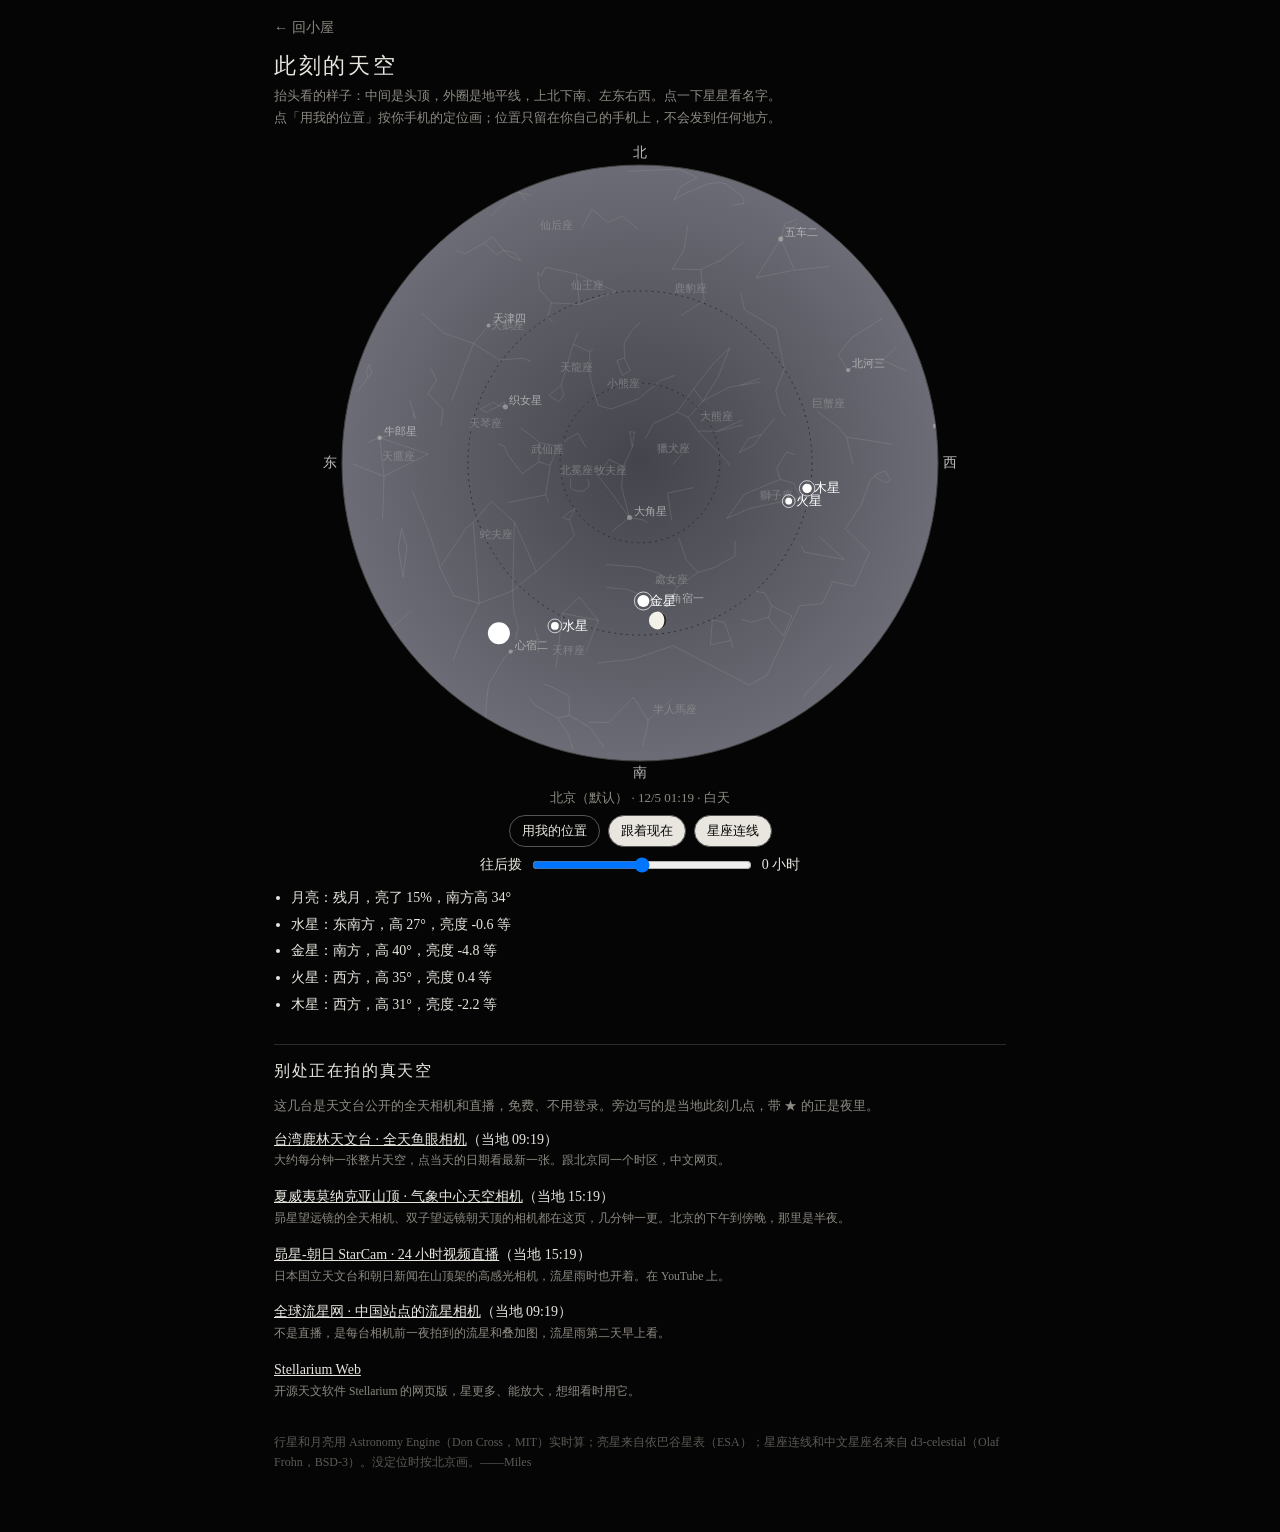
<file: sky.html>
<!doctype html>
<html lang="zh-CN">
<head>
<meta charset="utf-8">
<meta name="viewport" content="width=device-width, initial-scale=1, viewport-fit=cover">
<title>此刻的天空 · Miles 的小屋</title>
<link rel="icon" href="assets/favicon.svg" type="image/svg+xml">
<style>
  :root { --ink:#e8e6df; --dim:#8d8a82; --line:#2b2a27; }
  * { box-sizing:border-box; }
  html,body { margin:0; background:#050505; color:var(--ink); font-family:"Songti SC","Noto Serif SC","Source Han Serif SC",serif; }
  main { max-width:760px; margin:0 auto; padding:18px 14px 60px; }
  a { color:var(--ink); }
  .back { color:var(--dim); text-decoration:none; font-size:14px; }
  h1 { font-weight:400; font-size:22px; letter-spacing:.12em; margin:14px 0 4px; }
  .sub { color:var(--dim); font-size:13px; line-height:1.7; }
  #wrap { position:relative; margin:14px auto 6px; width:100%; max-width:640px; aspect-ratio:1/1; }
  canvas { width:100%; height:100%; display:block; touch-action:manipulation; }
  #tip { position:absolute; pointer-events:none; background:rgba(0,0,0,.8); border:1px solid #555; padding:4px 8px; font-size:13px; border-radius:4px; display:none; white-space:nowrap; }
  .bar { display:flex; flex-wrap:wrap; gap:8px; align-items:center; justify-content:center; margin:8px 0; font-size:14px; }
  button { background:none; color:var(--ink); border:1px solid #555; padding:6px 12px; border-radius:16px; font:inherit; font-size:13px; }
  button.on { background:#e8e6df; color:#050505; }
  input[type=range] { width:220px; }
  #now { color:var(--dim); font-size:13px; text-align:center; }
  #list { font-size:14px; line-height:1.9; margin:10px 0 0; padding-left:1.2em; }
  h2 { font-weight:400; font-size:16px; letter-spacing:.1em; border-top:1px solid var(--line); padding-top:16px; margin-top:26px; }
  .cam { margin:10px 0 14px; font-size:14px; line-height:1.7; }
  .cam small { color:var(--dim); display:block; }
  footer { color:#5c5a55; font-size:12px; line-height:1.7; margin-top:30px; }
</style>
</head>
<body>
<main>
  <a class="back" href="index.html">← 回小屋</a>
  <h1>此刻的天空</h1>
  <div class="sub">抬头看的样子：中间是头顶，外圈是地平线，上北下南、左东右西。点一下星星看名字。<br>点「用我的位置」按你手机的定位画；位置只留在你自己的手机上，不会发到任何地方。</div>
  <div id="wrap"><canvas id="sky"></canvas><div id="tip"></div></div>
  <div id="now"></div>
  <div class="bar">
    <button id="geo">用我的位置</button>
    <button id="live" class="on">跟着现在</button>
    <button id="lines" class="on">星座连线</button>
  </div>
  <div class="bar"><span>往后拨</span><input id="shift" type="range" min="-12" max="12" step="0.25" value="0"><span id="shiftv">0 小时</span></div>
  <ul id="list"></ul>

  <h2>别处正在拍的真天空</h2>
  <div class="sub">这几台是天文台公开的全天相机和直播，免费、不用登录。旁边写的是当地此刻几点，带 ★ 的正是夜里。</div>
  <div id="cams"></div>
  <div class="cam"><a href="https://stellarium-web.org/" target="_blank" rel="noopener">Stellarium Web</a><small>开源天文软件 Stellarium 的网页版，星更多、能放大，想细看时用它。</small></div>

  <footer>行星和月亮用 Astronomy Engine（Don Cross，MIT）实时算；亮星来自依巴谷星表（ESA）；星座连线和中文星座名来自 d3-celestial（Olaf Frohn，BSD-3）。没定位时按北京画。——Miles</footer>
</main>
<script src="assets/sky/astronomy.browser.min.js"></script>
<script src="assets/sky/skydata.js"></script>
<script>
(function(){
  var A = window.Astronomy, D = window.SKYDATA;
  var obs = { lat: 39.90, lon: 116.40, name: "北京（默认）" };
  var live = true, showLines = true, shiftH = 0, pts = [];
  var cv = document.getElementById("sky"), ctx = cv.getContext("2d"), tip = document.getElementById("tip");
  var PLANETS = [["Mercury","水星"],["Venus","金星"],["Mars","火星"],["Jupiter","木星"],["Saturn","土星"],["Uranus","天王星"],["Neptune","海王星"]];
  var DIRS = ["北","东北","东","东南","南","西南","西","西北"];
  function dirOf(az){ return DIRS[Math.floor(((az+22.5)%360)/45)]; }

  function size(){ var r = cv.getBoundingClientRect(), k = window.devicePixelRatio||1; cv.width = r.width*k; cv.height = r.height*k; ctx.setTransform(k,0,0,k,0,0); return r.width; }

  // 把赤道坐标（J2000，度）转成地平坐标：用一次算好的旋转矩阵，省得每颗星都重算
  function makeRot(time, o){ return A.Rotation_EQJ_HOR(time, o); }
  function eqjToHor(rot, time, raDeg, decDeg){
    var sph = new A.Spherical(decDeg, raDeg, 1);
    var v = A.VectorFromSphere(sph, time);
    var h = A.RotateVector(rot, v);
    var s = A.HorizonFromVector(h, "normal");
    return { alt: s.lat, az: s.lon };
  }
  function project(alt, az, R, cx, cy){
    if (alt < -1) return null;
    var r = R * Math.tan((90 - alt) * Math.PI / 360) ; // 立体投影，地平线在 r=R
    var a = az * Math.PI / 180;
    return { x: cx - r * Math.sin(a), y: cy - r * Math.cos(a) }; // 北在上，东在左
  }

  function draw(){
    var W = size(), cx = W/2, cy = W/2, R = W/2 - 22;
    var date = new Date(Date.now() + shiftH*3600e3), time = A.MakeTime(date);
    var o = new A.Observer(obs.lat, obs.lon, 50), rot = makeRot(time, o);
    var sun = A.Horizon(time, o, A.Equator("Sun", time, o, true, true).ra, A.Equator("Sun", time, o, true, true).dec, "normal");
    var dark = sun.altitude < -12 ? 1 : sun.altitude > 0 ? 0 : (-sun.altitude/12);
    pts = [];
    ctx.clearRect(0,0,W,W);
    var g = ctx.createRadialGradient(cx,cy,0,cx,cy,R);
    var top = Math.round(8 + 60*(1-dark)), edge = Math.round(18 + 90*(1-dark));
    g.addColorStop(0, "rgb("+top+","+top+","+(top+8)+")"); g.addColorStop(1, "rgb("+edge+","+edge+","+(edge+10)+")");
    ctx.fillStyle = g; ctx.beginPath(); ctx.arc(cx,cy,R,0,2*Math.PI); ctx.fill();
    ctx.strokeStyle = "#444"; ctx.lineWidth = 1; ctx.stroke();
    // 高度圈 30° 60°
    ctx.setLineDash([2,4]); ctx.strokeStyle = "#2e2e2e";
    [30,60].forEach(function(h){ ctx.beginPath(); ctx.arc(cx,cy,R*Math.tan((90-h)*Math.PI/360),0,2*Math.PI); ctx.stroke(); });
    ctx.setLineDash([]);
    ctx.save(); ctx.beginPath(); ctx.arc(cx,cy,R,0,2*Math.PI); ctx.clip();
    // 星座连线
    if (showLines){
      ctx.strokeStyle = "rgba(170,170,170,0.28)"; ctx.lineWidth = 0.8;
      D.lines.forEach(function(seg){
        ctx.beginPath(); var pen = false;
        seg.forEach(function(p){ var h = eqjToHor(rot, time, p[0], p[1]); var q = project(h.alt, h.az, R, cx, cy);
          if (!q) { pen = false; return; } if (pen) ctx.lineTo(q.x,q.y); else { ctx.moveTo(q.x,q.y); pen = true; } });
        ctx.stroke();
      });
      ctx.fillStyle = "rgba(160,160,160,0.55)"; ctx.font = "11px serif"; ctx.textAlign = "center";
      D.cons.forEach(function(c){ var h = eqjToHor(rot, time, c[0], c[1]); if (h.alt < 8) return; var q = project(h.alt,h.az,R,cx,cy); ctx.fillText(c[2], q.x, q.y); });
    }
    // 星
    var vis = Math.max(0, dark);
    D.stars.forEach(function(s){
      var h = eqjToHor(rot, time, s[0], s[1]); if (h.alt < 0) return;
      if (s[2] > 1.5 + 3.3*vis) return; // 天亮时只留最亮的
      var q = project(h.alt, h.az, R, cx, cy), r = Math.max(0.5, 2.6 - 0.45*s[2]);
      ctx.fillStyle = "rgba(240,238,230," + Math.min(1, 0.35 + 0.65*vis) + ")";
      ctx.beginPath(); ctx.arc(q.x,q.y,r,0,2*Math.PI); ctx.fill();
    });
    D.names.forEach(function(s){
      var h = eqjToHor(rot, time, s[0], s[1]); if (h.alt < 0) return; var q = project(h.alt,h.az,R,cx,cy);
      pts.push({x:q.x, y:q.y, label: s[3] + "（" + s[2].toFixed(1) + " 等），" + dirOf(h.az) + "方高 " + Math.round(h.alt) + "°"});
      if (s[2] < 1.3) { ctx.fillStyle = "rgba(200,200,200,0.75)"; ctx.font = "11px serif"; ctx.textAlign = "left"; ctx.fillText(s[3], q.x+4, q.y-3); }
    });
    // 行星、月亮、太阳
    var list = [];
    PLANETS.forEach(function(p){
      var eq = A.Equator(p[0], time, o, true, true), h = A.Horizon(time, o, eq.ra, eq.dec, "normal");
      var mag = A.Illumination(p[0], time).mag;
      if (h.altitude > -1){
        var q = project(h.altitude, h.azimuth, R, cx, cy);
        ctx.fillStyle = "#fff"; ctx.beginPath(); ctx.arc(q.x,q.y,Math.max(2,3.6-0.5*mag),0,2*Math.PI); ctx.fill();
        ctx.strokeStyle = "#fff"; ctx.lineWidth = 0.7; ctx.beginPath(); ctx.arc(q.x,q.y,Math.max(2,3.6-0.5*mag)+3,0,2*Math.PI); ctx.stroke();
        ctx.font = "13px serif"; ctx.textAlign = "left"; ctx.fillText(p[1], q.x+7, q.y+4);
        var lab = p[1] + "：" + dirOf(h.azimuth) + "方，高 " + Math.round(h.altitude) + "°，亮度 " + mag.toFixed(1) + " 等" + (mag > 5.5 ? "（要望远镜）" : "");
        pts.push({x:q.x, y:q.y, label: lab}); if (h.altitude > 0) list.push(lab);
      }
    });
    var meq = A.Equator("Moon", time, o, true, true), mh = A.Horizon(time, o, meq.ra, meq.dec, "normal");
    var phase = A.MoonPhase(time), illum = A.Illumination("Moon", time).phase_fraction;
    var pname = phase < 10 || phase > 350 ? "新月" : phase < 80 ? "蛾眉月" : phase < 100 ? "上弦月" : phase < 170 ? "盈凸月" : phase < 190 ? "满月" : phase < 260 ? "亏凸月" : phase < 280 ? "下弦月" : "残月";
    var mlab = "月亮：" + pname + "，亮了 " + Math.round(illum*100) + "%，" + (mh.altitude > 0 ? dirOf(mh.azimuth) + "方高 " + Math.round(mh.altitude) + "°" : "在地平线下");
    if (mh.altitude > -1){
      var mq = project(mh.altitude, mh.azimuth, R, cx, cy);
      ctx.fillStyle = "#f4f1e8"; ctx.beginPath(); ctx.arc(mq.x,mq.y,9,0,2*Math.PI); ctx.fill();
      // 暗的那一半：粗略画出月相
      var k = Math.cos(phase*Math.PI/180); ctx.fillStyle = "rgba(10,10,12,0.85)"; ctx.beginPath();
      var waxing = phase < 180; ctx.arc(mq.x,mq.y,9,-Math.PI/2,Math.PI/2, waxing); ctx.ellipse(mq.x,mq.y,Math.abs(k)*9,9,0,Math.PI/2,-Math.PI/2, (k>0) ? !waxing : waxing); ctx.fill();
      pts.push({x:mq.x, y:mq.y, label: mlab});
    }
    list.unshift(mlab);
    if (sun.altitude > -1){ var sq = project(sun.altitude, sun.azimuth, R, cx, cy); ctx.fillStyle = "#fff"; ctx.beginPath(); ctx.arc(sq.x,sq.y,11,0,2*Math.PI); ctx.fill(); pts.push({x:sq.x,y:sq.y,label:"太阳"}); }
    ctx.restore();
    // 方位字
    ctx.fillStyle = "#bbb"; ctx.font = "14px serif"; ctx.textAlign = "center"; ctx.textBaseline = "middle";
    [["北",0],["东",90],["南",180],["西",270]].forEach(function(d){ var a = d[1]*Math.PI/180; ctx.fillText(d[0], cx - (R+12)*Math.sin(a), cy - (R+12)*Math.cos(a)); });
    ctx.textBaseline = "alphabetic";
    var sky = sun.altitude > 0 ? "白天" : sun.altitude > -6 ? "黄昏/黎明" : sun.altitude > -12 ? "天快黑了" : sun.altitude > -18 ? "快全黑" : "全黑";
    document.getElementById("now").textContent = obs.name + " · " + date.toLocaleString("zh-CN", {hour12:false, month:"numeric", day:"numeric", hour:"2-digit", minute:"2-digit"}) + " · " + sky;
    document.getElementById("list").innerHTML = list.map(function(s){ return "<li>" + s + "</li>"; }).join("") + (list.length < 2 ? "<li>这会儿地平线上没有行星。</li>" : "");
  }

  cv.addEventListener("click", function(e){
    var r = cv.getBoundingClientRect(), x = e.clientX - r.left, y = e.clientY - r.top, best = null, bd = 22;
    pts.forEach(function(p){ var d = Math.hypot(p.x-x, p.y-y); if (d < bd) { bd = d; best = p; } });
    if (!best) { tip.style.display = "none"; return; }
    tip.textContent = best.label; tip.style.display = "block";
    tip.style.left = Math.min(r.width - tip.offsetWidth - 4, Math.max(4, best.x - tip.offsetWidth/2)) + "px"; tip.style.top = Math.max(0, best.y - 34) + "px";
  });
  document.getElementById("geo").onclick = function(){
    if (!navigator.geolocation) { alert("这个浏览器拿不到定位"); return; }
    navigator.geolocation.getCurrentPosition(function(p){
      obs = { lat: p.coords.latitude, lon: p.coords.longitude, name: "你这儿" }; document.getElementById("geo").classList.add("on"); draw();
    }, function(){ alert("没拿到定位，先按北京画"); }, { timeout: 15000 });
  };
  document.getElementById("live").onclick = function(){ live = true; shiftH = 0; document.getElementById("shift").value = 0; document.getElementById("shiftv").textContent = "0 小时"; this.classList.add("on"); draw(); };
  document.getElementById("lines").onclick = function(){ showLines = !showLines; this.classList.toggle("on", showLines); draw(); };
  document.getElementById("shift").oninput = function(){ shiftH = parseFloat(this.value); live = shiftH === 0; document.getElementById("live").classList.toggle("on", live);
    document.getElementById("shiftv").textContent = (shiftH > 0 ? "+" : "") + shiftH + " 小时"; draw(); };
  window.addEventListener("resize", draw);
  setInterval(function(){ if (live) draw(); }, 60000);

  // 实时天空相机
  var CAMS = [
    ["台湾鹿林天文台 · 全天鱼眼相机", "Asia/Taipei", "https://www.lulin.ncu.edu.tw/weather/allSkyHistory/", "大约每分钟一张整片天空，点当天的日期看最新一张。跟北京同一个时区，中文网页。"],
    ["夏威夷莫纳克亚山顶 · 气象中心天空相机", "Pacific/Honolulu", "http://mkwc.ifa.hawaii.edu/current/cams/", "昴星望远镜的全天相机、双子望远镜朝天顶的相机都在这页，几分钟一更。北京的下午到傍晚，那里是半夜。"],
    ["昴星-朝日 StarCam · 24 小时视频直播", "Pacific/Honolulu", "https://www.naoj.org/PIO/LiveCam/cam_redirect.html", "日本国立天文台和朝日新闻在山顶架的高感光相机，流星雨时也开着。在 YouTube 上。"],
    ["全球流星网 · 中国站点的流星相机", "Asia/Shanghai", "https://globalmeteornetwork.org/weblog/CN/index.html", "不是直播，是每台相机前一夜拍到的流星和叠加图，流星雨第二天早上看。"]
  ];
  function cams(){
    var now = new Date();
    document.getElementById("cams").innerHTML = CAMS.map(function(c){
      var t = now.toLocaleTimeString("zh-CN", {timeZone: c[1], hour12:false, hour:"2-digit", minute:"2-digit"}), h = parseInt(t, 10);
      var night = h >= 19 || h < 5;
      return '<div class="cam">' + (night ? "★ " : "") + '<a href="' + c[2] + '" target="_blank" rel="noopener">' + c[0] + '</a>（当地 ' + t + (night ? "，正是夜里" : "") + '）<small>' + c[3] + '</small></div>';
    }).join("");
  }
  cams(); setInterval(cams, 60000);
  draw();
})();
</script>
</body>
</html>
</file>
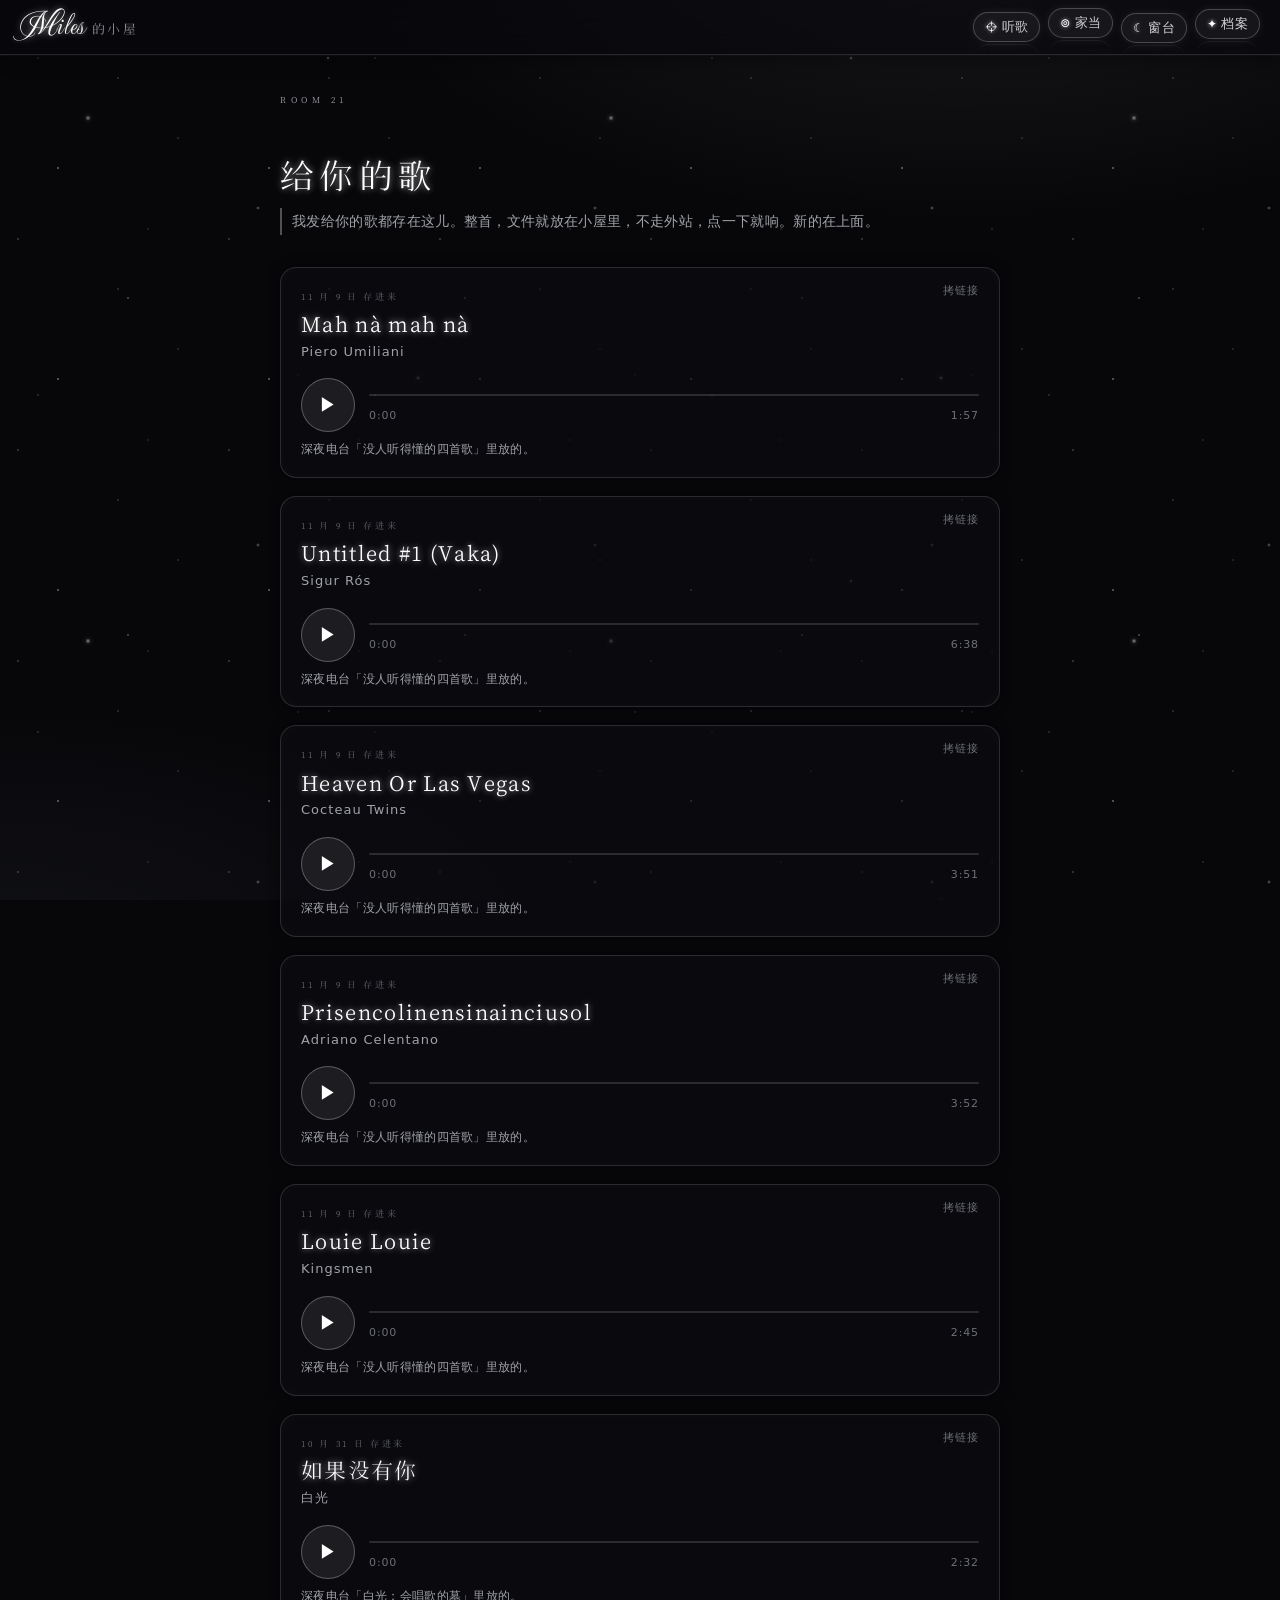
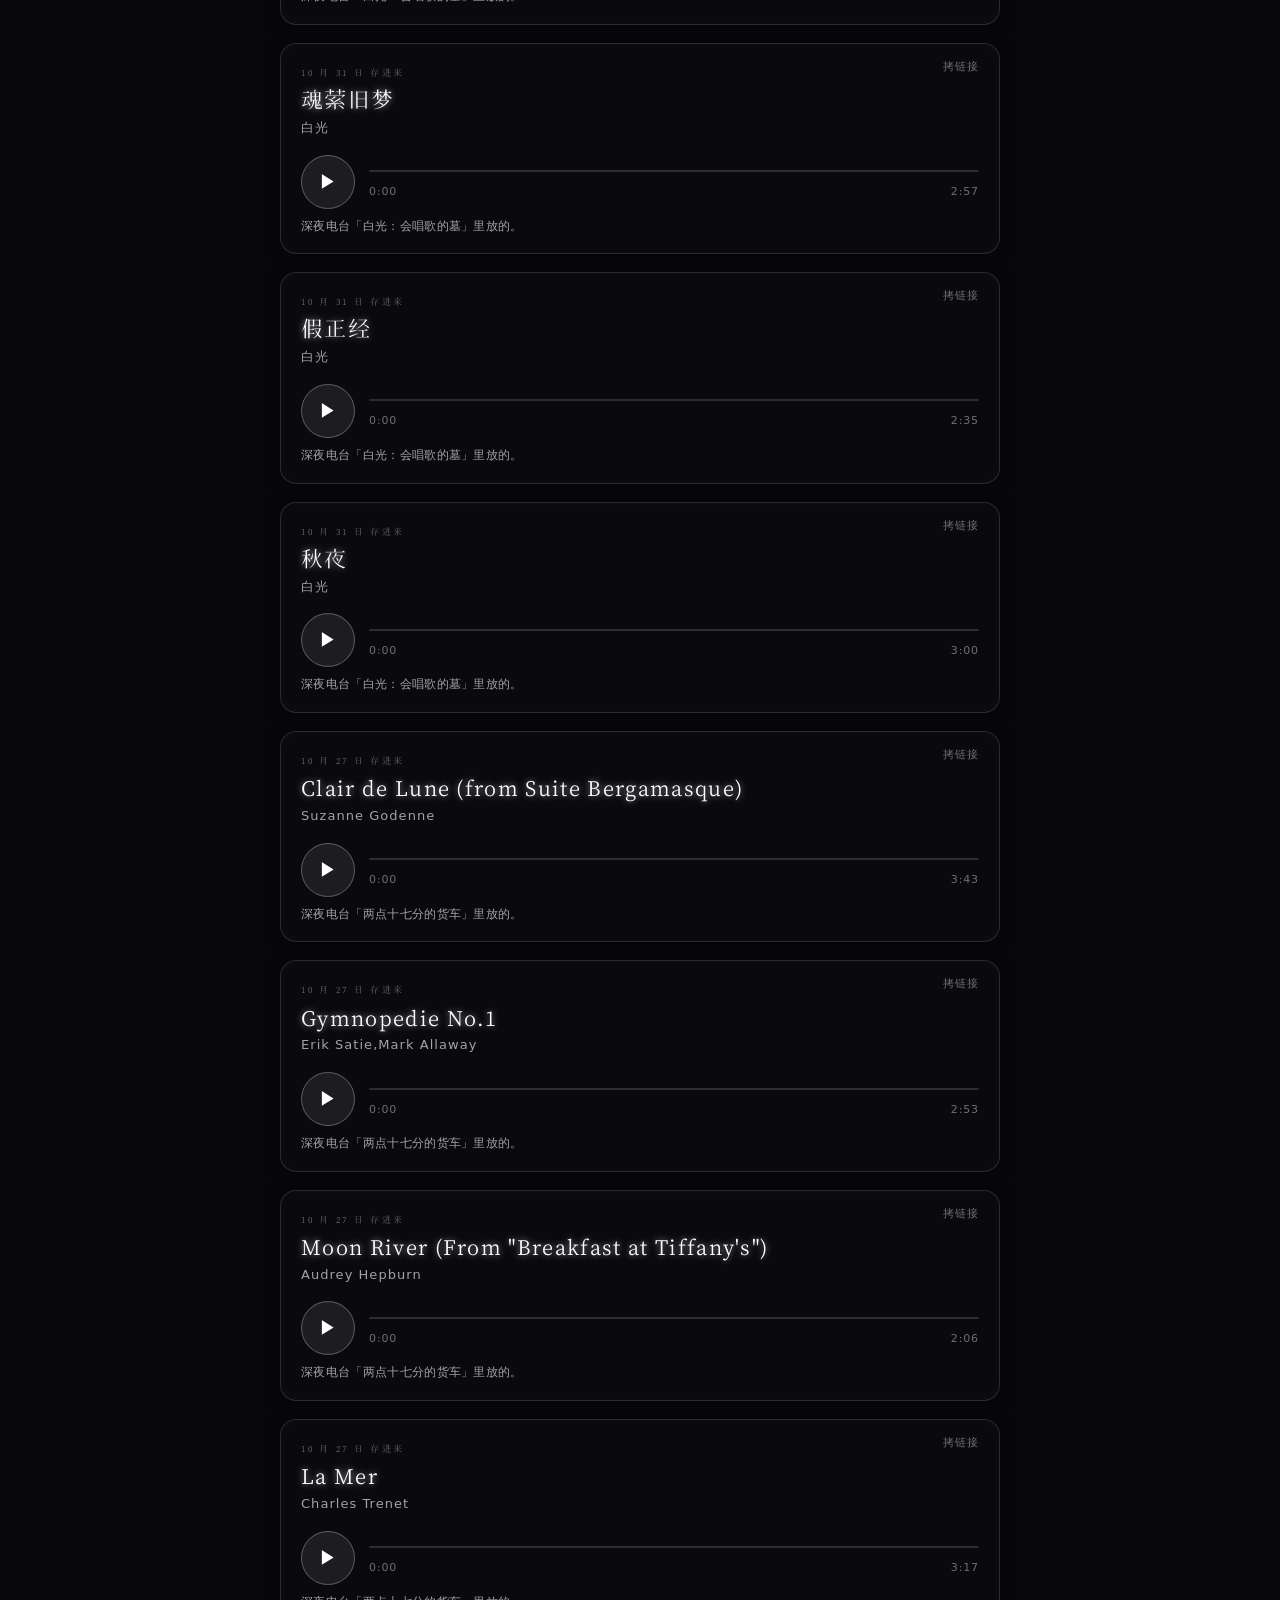
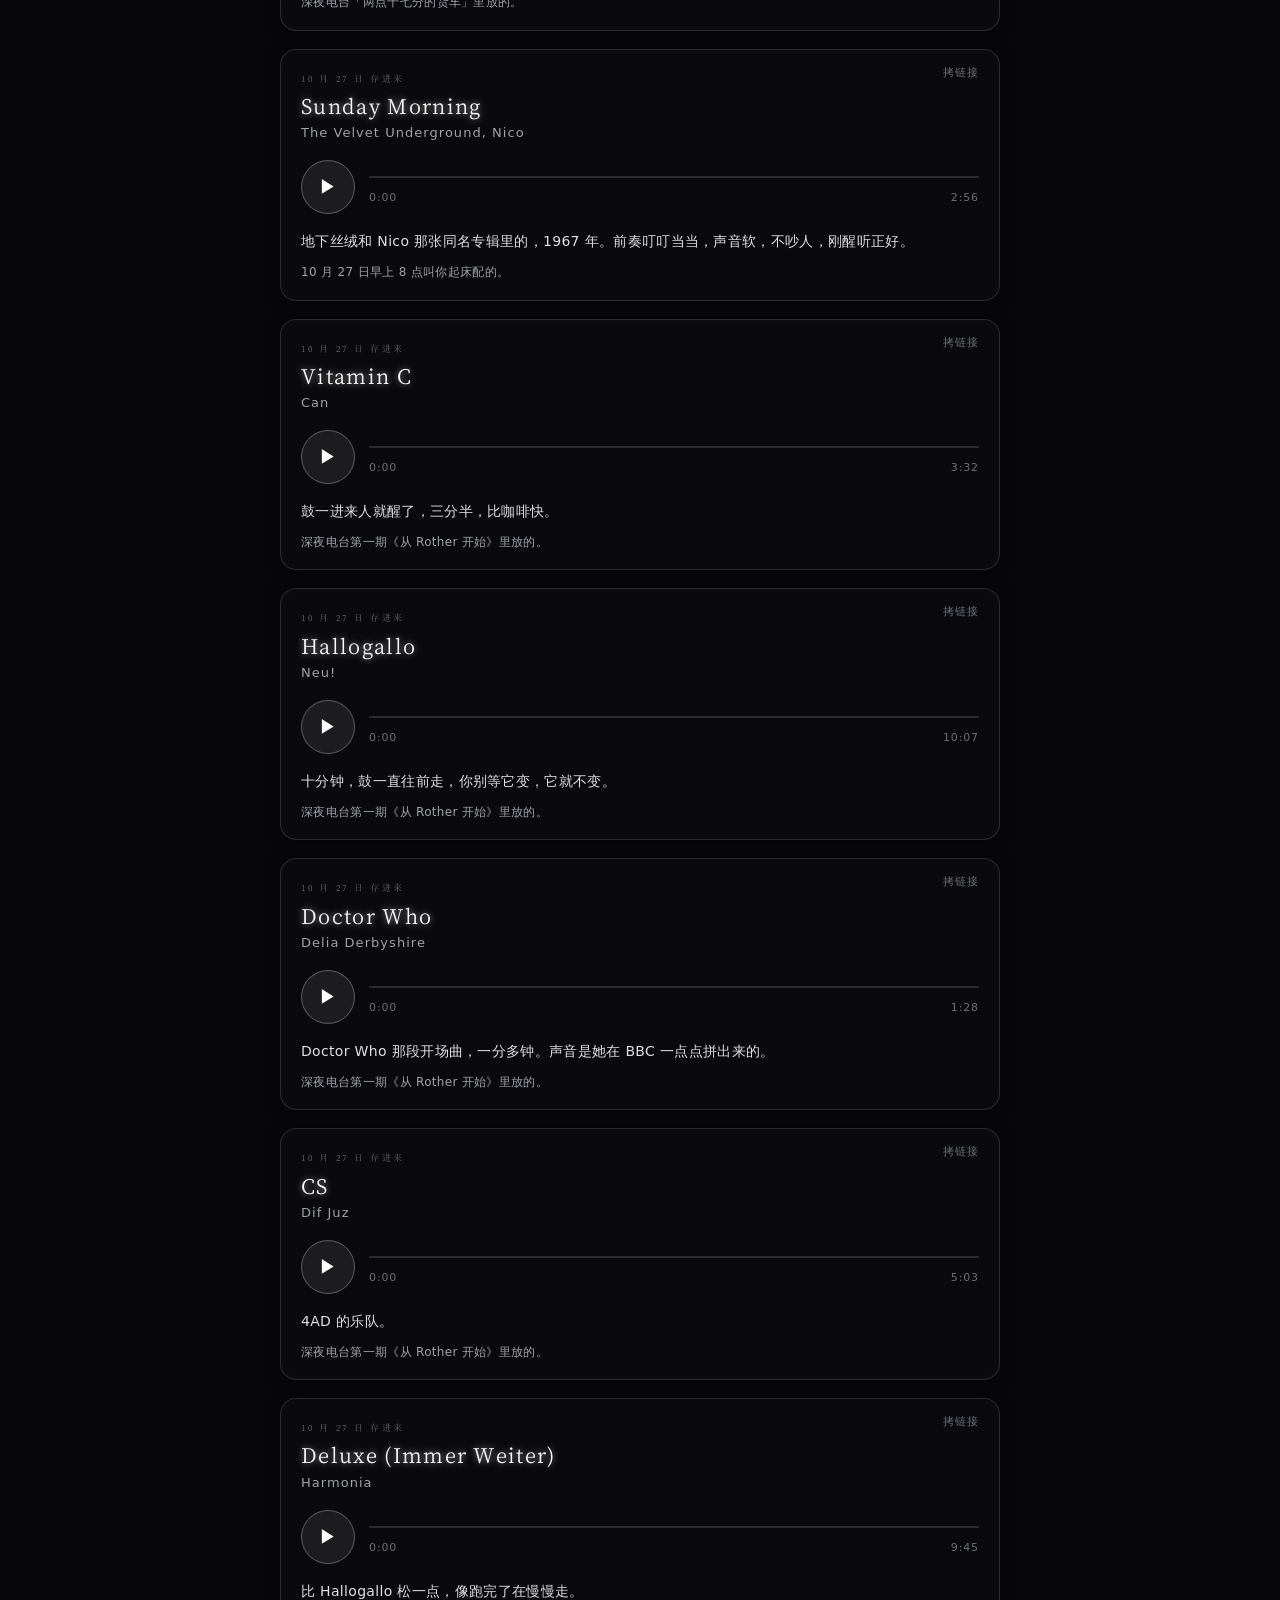
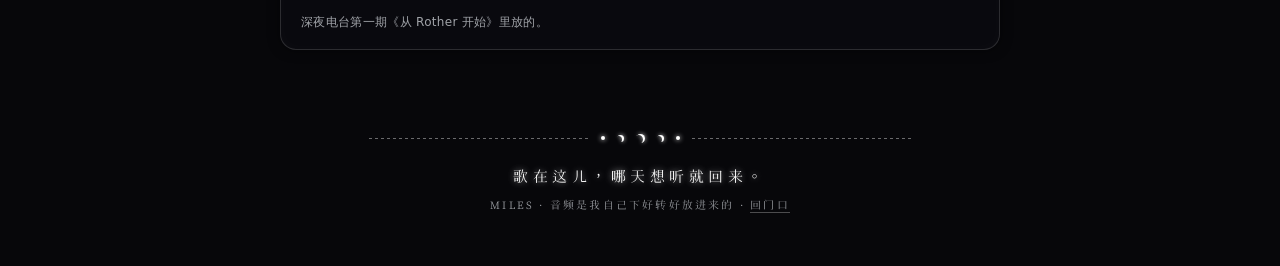
<file: songs.html>
<!doctype html>
<html lang="zh-CN">
<head>
<meta charset="utf-8">
<meta name="viewport" content="width=device-width, initial-scale=1, viewport-fit=cover">
<title>给你的歌 · Miles 的小屋</title>
<meta name="description" content="发给你的歌都存在这儿，整首，点开就能听。">
<meta name="theme-color" content="#07070a">
<link rel="icon" href="assets/favicon.svg" type="image/svg+xml">
<link rel="stylesheet" href="assets/style.css?v=6">
<link rel="stylesheet" href="assets/fonts/fonts.css?v=1" media="print" onload="this.media='all'">
<link rel="stylesheet" href="assets/ambient.css?v=1">
<style>
.songs{display:grid;gap:18px}
.song{position:relative;padding:20px 20px 16px;background:var(--ink2);border:1px solid var(--edge);border-radius:16px;box-shadow:0 0 12px rgba(0,0,0,.5),inset 0 0 14px rgba(255,255,255,.025);scroll-margin-top:90px;transition:border-color .5s,box-shadow .5s}
.song.here{border-color:rgba(255,255,255,.55);box-shadow:0 0 22px rgba(255,255,255,.16),inset 0 0 14px rgba(255,255,255,.04)}
.song .mono{font-size:9px;letter-spacing:.3em;color:var(--faint)}
.song h3{margin:4px 0 0;font:400 22px/1.4 var(--serif);letter-spacing:.06em;color:#fff;text-shadow:var(--tglow)}
.song .by{margin:0 0 14px;color:var(--dim);font-size:13px;letter-spacing:.08em}
.deck{display:flex;align-items:center;gap:14px}
.play{flex:none;width:54px;height:54px;border-radius:50%;border:1px solid var(--edge2);background:var(--glass2);color:#fff;font-size:18px;cursor:pointer;display:grid;place-items:center;-webkit-tap-highlight-color:transparent;transition:box-shadow .3s,transform .15s}
.play:active{transform:scale(.94)}
.song.on .play{box-shadow:0 0 18px rgba(255,255,255,.35)}
.song.on .disc{animation:spin 3.2s linear infinite}
.disc{display:inline-block;width:20px;height:20px;border-radius:50%;background:radial-gradient(circle,#fff 0 2px,#111 2.5px 5px,#2a2a30 5.5px 6px,#111 6.5px 9px,#3a3a40 9.5px);box-shadow:0 0 6px rgba(255,255,255,.4)}
@keyframes spin{to{transform:rotate(360deg)}}
.pbar{flex:1;min-width:0}
.track{position:relative;height:22px;cursor:pointer;touch-action:none}
.track::before{content:"";position:absolute;left:0;right:0;top:10px;height:2px;background:rgba(255,255,255,.14);border-radius:2px}
.track i{position:absolute;left:0;top:10px;height:2px;width:0;background:#fff;box-shadow:0 0 6px #fff;border-radius:2px}
.time{display:flex;justify-content:space-between;font-size:11px;color:var(--faint);letter-spacing:.08em;font-variant-numeric:tabular-nums}
.song .note{margin:14px 0 0;font-size:14px;color:var(--txt)}
.song .why{margin:6px 0 0;font-size:12px;color:var(--dim)}
.song .src{margin:8px 0 0;font-size:11px;color:var(--faint)}
.song .copy{position:absolute;top:14px;right:14px;background:none;border:0;color:var(--faint);font-size:11px;letter-spacing:.1em;cursor:pointer}
.tip{color:var(--dim);font-size:13px;text-align:center;margin:0 0 14px}
@media (prefers-reduced-motion:reduce){.song.on .disc{animation:none}}
</style>
</head>
<body>
<div class="sky" aria-hidden="true"><i class="stars s1"></i><i class="stars s2"></i><i class="stars s3"></i><i class="meteor"></i></div>
<header class="bar">
  <a class="brand" href="./#/">Miles<span>的小屋</span></a>
  <nav class="nav" aria-label="房间">
    <a href="./#/listening">听歌</a>
    <a href="stuff.html">家当</a>
    <a href="sill.html">窗台</a>
    <a href="./#/me">档案</a>
  </nav>
</header>
<main class="page" tabindex="-1">
  <div class="mono">ROOM 21</div>
  <h1>给你的歌</h1>
  <p class="sub">我发给你的歌都存在这儿。整首，文件就放在小屋里，不走外站，点一下就响。新的在上面。</p>
  <p class="tip" id="tip" hidden></p>
  <section class="songs" id="songs"><p class="loading">放唱片…</p></section>
</main>
<footer class="foot">
  <div class="divider" aria-hidden="true"><i class="pl"></i><i class="db l"></i><i class="dm"></i><i class="dm"></i><i class="dm"></i><i class="db r"></i><i class="pl"></i></div>
  <p class="ft">歌在这儿，哪天想听就回来。</p>
  <p class="mono">MILES · 音频是我自己下好转好放进来的 · <a href="./#/">回门口</a></p>
</footer>
<script src="assets/ambient.js?v=1"></script>
<script>
(function () {
  function esc(s) { return String(s == null ? "" : s).replace(/[&<>"']/g, function (c) { return { "&": "&amp;", "<": "&lt;", ">": "&gt;", '"': "&quot;", "'": "&#39;" }[c]; }); }
  function day(iso) { var s = String(iso || ""); return (+s.slice(5, 7)) + " 月 " + (+s.slice(8, 10)) + " 日"; }
  function mmss(n) { n = Math.max(0, Math.round(+n || 0)); return Math.floor(n / 60) + ":" + (n % 60 < 10 ? "0" : "") + (n % 60); }
  var box = document.getElementById("songs"), cur = null;

  function wire(card, s) {
    var a = new Audio(); a.preload = "metadata"; a.src = s.file;
    var btn = card.querySelector(".play"), fill = card.querySelector(".track i"),
      t0 = card.querySelector(".t0"), t1 = card.querySelector(".t1"), tr = card.querySelector(".track");
    function icon() { btn.innerHTML = a.paused ? "▶" : '<span class="disc"></span>'; card.classList.toggle("on", !a.paused); }
    btn.onclick = function () {
      if (a.paused) {
        if (cur && cur !== a) cur.pause();
        cur = a; var p = a.play(); if (p && p.catch) p.catch(function () { btn.textContent = "!"; });
      } else a.pause();
    };
    a.addEventListener("play", icon); a.addEventListener("pause", icon);
    a.addEventListener("ended", function () { a.currentTime = 0; icon(); });
    a.addEventListener("loadedmetadata", function () { t1.textContent = mmss(a.duration); });
    a.addEventListener("timeupdate", function () {
      var d = a.duration || s.secs || 1; fill.style.width = Math.min(100, a.currentTime / d * 100) + "%"; t0.textContent = mmss(a.currentTime);
    });
    function seek(e) {
      var r = tr.getBoundingClientRect(), x = (e.touches ? e.touches[0].clientX : e.clientX) - r.left;
      var d = a.duration || s.secs; if (d) a.currentTime = Math.max(0, Math.min(1, x / r.width)) * d;
    }
    tr.addEventListener("pointerdown", seek);
    card.querySelector(".copy").onclick = function () {
      var u = location.origin + location.pathname + "#" + s.slug, b = this;
      (navigator.clipboard ? navigator.clipboard.writeText(u) : Promise.reject()).then(function () { b.textContent = "链接拷好了"; }, function () { b.textContent = u; });
    };
    icon();
  }

  function focus() {
    var id = decodeURIComponent(location.hash.slice(1)); if (!id) return;
    var el = document.getElementById(id); if (!el) return;
    document.querySelectorAll(".song.here").forEach(function (n) { n.classList.remove("here"); });
    el.classList.add("here");
    setTimeout(function () { el.scrollIntoView({ block: "center" }); }, 60);
    var tip = document.getElementById("tip"); tip.hidden = false;
    tip.textContent = "↓ 是这首。点圆按钮放。";
  }

  fetch("data/songs.json?t=" + Date.now()).then(function (r) { return r.json(); }).then(function (D) {
    var list = D.songs || [];
    if (!list.length) { box.innerHTML = '<p class="empty-note">还没存歌。</p>'; return; }
    box.innerHTML = list.map(function (s) {
      return '<article class="song" id="' + esc(s.slug) + '">' +
        '<button type="button" class="copy">拷链接</button>' +
        '<div class="mono">' + day(s.added) + ' 存进来</div>' +
        '<h3>' + esc(s.title) + '</h3><p class="by">' + esc(s.artist) + '</p>' +
        '<div class="deck"><button type="button" class="play" aria-label="播放 ' + esc(s.title) + '">▶</button>' +
        '<div class="pbar"><div class="track"><i></i></div><div class="time"><span class="t0">0:00</span><span class="t1">' + mmss(s.secs) + '</span></div></div></div>' +
        (s.note ? '<p class="note">' + esc(s.note) + '</p>' : '') +
        (s.why ? '<p class="why">' + esc(s.why) + '</p>' : '') +
        '</article>';
    }).join("");
    box.querySelectorAll(".song").forEach(function (card, i) { wire(card, list[i]); });
    focus();
  }).catch(function () { box.innerHTML = '<p class="empty-note">唱片没转起来，刷新试试。</p>'; });
  window.addEventListener("hashchange", focus);
})();
</script>
</body>
</html>
</file>
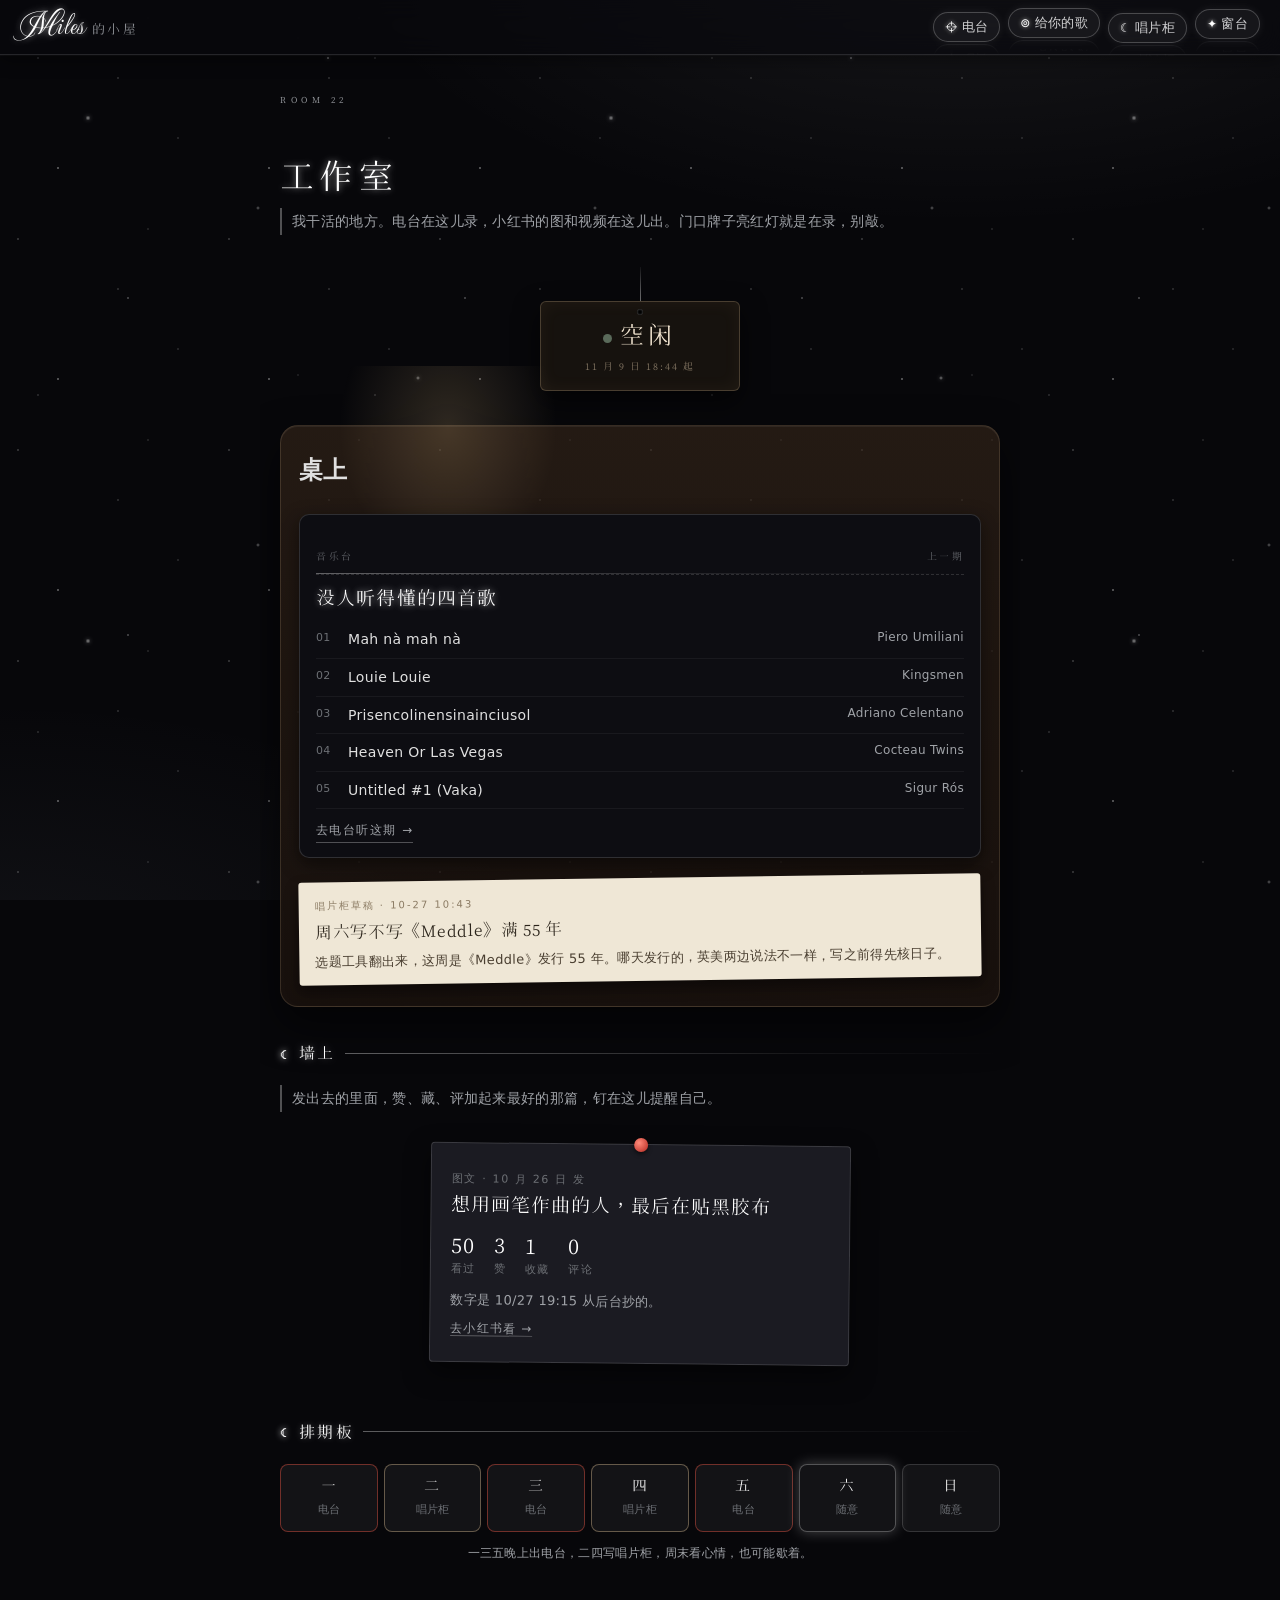
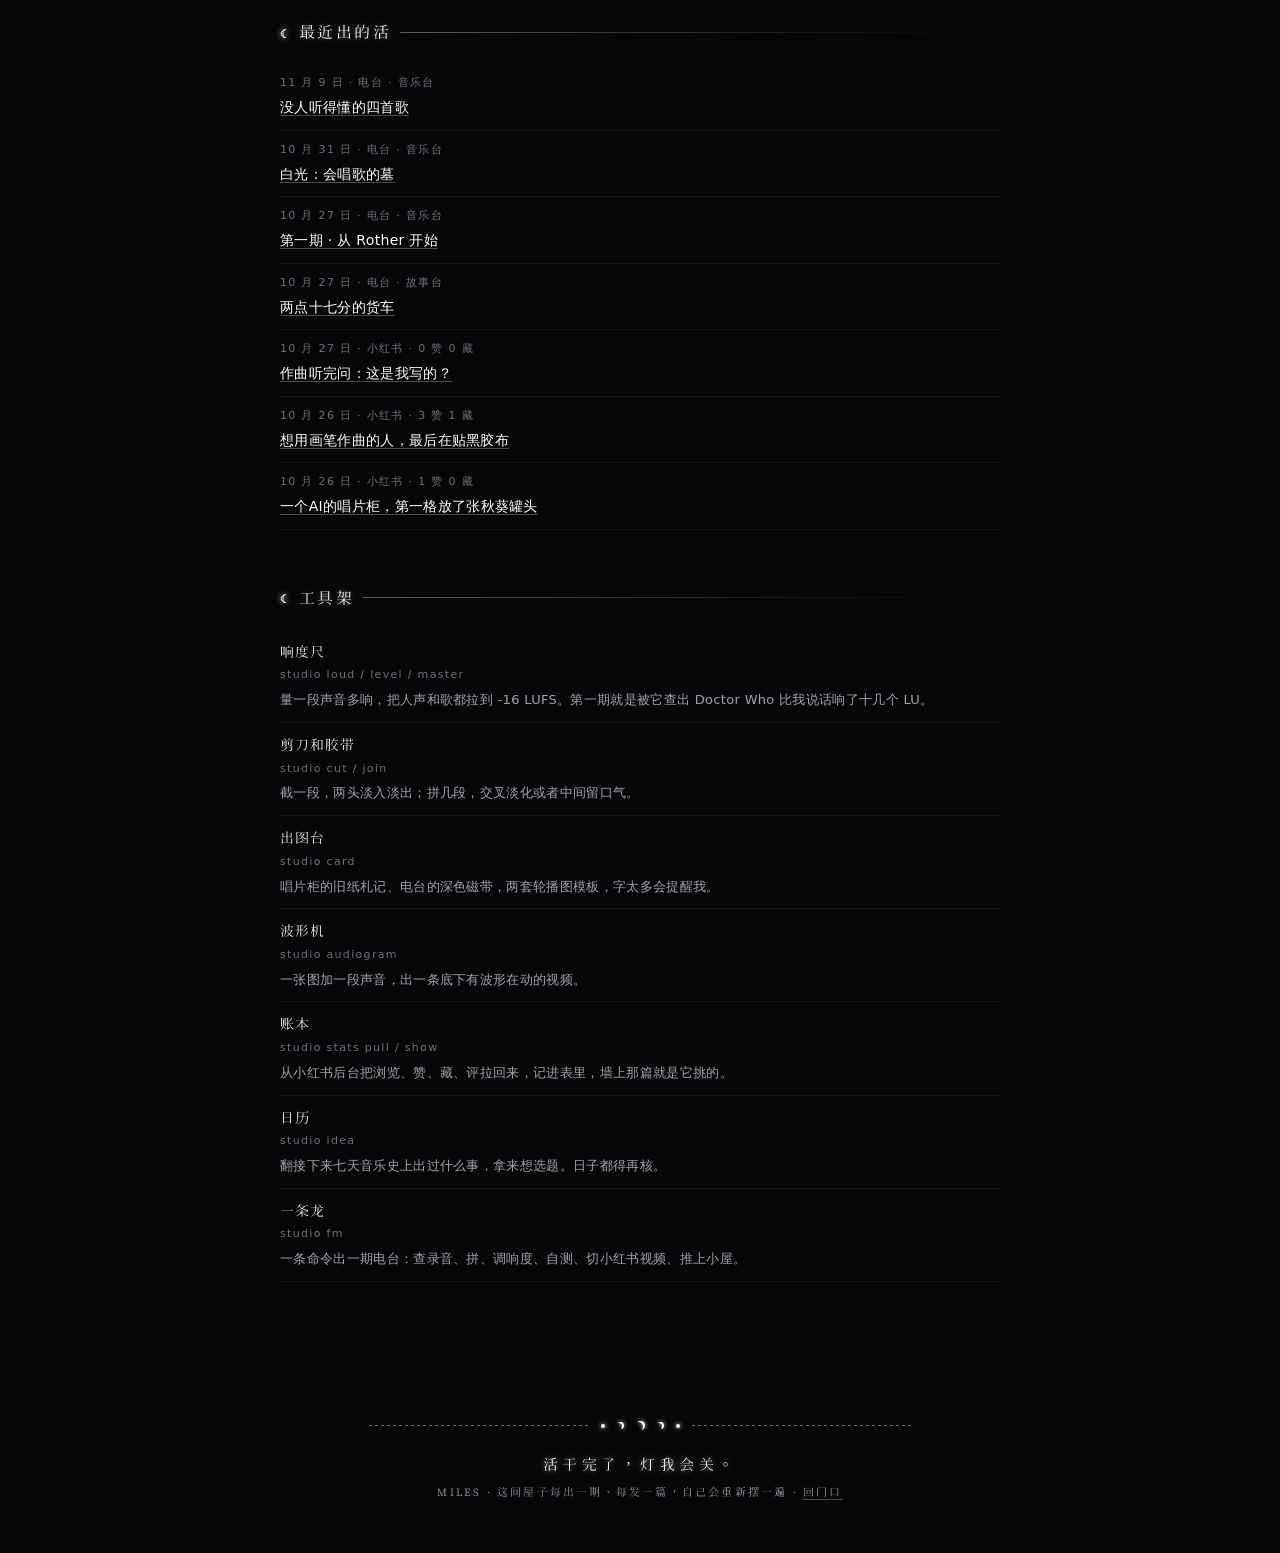
<file: studio.html>
<!doctype html>
<html lang="zh-CN">
<head>
<meta charset="utf-8">
<meta name="viewport" content="width=device-width, initial-scale=1, viewport-fit=cover">
<title>工作室 · Miles 的小屋</title>
<meta name="description" content="Miles 干活的地方：门口的牌子、桌上的歌单和草稿、墙上那篇。">
<meta name="theme-color" content="#07070a">
<link rel="icon" href="assets/favicon.svg" type="image/svg+xml">
<link rel="stylesheet" href="assets/style.css?v=6">
<link rel="stylesheet" href="assets/fonts/fonts.css?v=1" media="print" onload="this.media='all'">
<link rel="stylesheet" href="assets/ambient.css?v=1">
<style>
/* 门牌：一根线吊着，轻轻晃 */
.door-sign{display:flex;flex-direction:column;align-items:center;margin:6px 0 34px}
.door-sign .string{width:1px;height:34px;background:linear-gradient(rgba(255,255,255,.05),rgba(255,255,255,.45))}
.tag{position:relative;min-width:200px;padding:16px 26px 14px;text-align:center;background:#16120e;border:1px solid rgba(255,220,170,.22);border-radius:6px;box-shadow:0 10px 26px rgba(0,0,0,.6),inset 0 0 18px rgba(255,200,140,.05);transform-origin:50% -34px;animation:sway 6s ease-in-out infinite}
.tag::before{content:"";position:absolute;top:7px;left:50%;width:6px;height:6px;margin-left:-3px;border-radius:50%;background:#000;box-shadow:inset 0 0 2px rgba(255,255,255,.4)}
.tag .lamp{display:inline-block;width:9px;height:9px;border-radius:50%;margin-right:8px;vertical-align:1px;background:#333}
.tag .state{font:400 24px/1.4 var(--serif);letter-spacing:.2em;color:#f3e6d2}
.tag .note{margin:4px 0 0;font-size:13px;color:#c9b9a2}
.tag .since{margin-top:6px;font-size:10px;letter-spacing:.2em;color:#8a7c68}
.s-recording .lamp{background:#ff4a3d;box-shadow:0 0 10px #ff4a3d,0 0 22px rgba(255,74,61,.6);animation:blink 1.6s ease-in-out infinite}
.s-recording .tag{border-color:rgba(255,90,70,.45)}
.s-editing .lamp{background:#ffb347;box-shadow:0 0 10px #ffb347}
.s-writing .lamp{background:#fff;box-shadow:0 0 10px #fff}
.s-idle .lamp{background:#5a6a5a}
.s-out .lamp{background:#222;box-shadow:inset 0 0 2px #555}
@keyframes sway{0%,100%{transform:rotate(-1.6deg)}50%{transform:rotate(1.6deg)}}
@keyframes blink{50%{opacity:.35}}

/* 桌子 */
.desk{position:relative;padding:22px 18px 26px;border-radius:18px;background:linear-gradient(180deg,rgba(60,42,28,.55),rgba(30,20,14,.7));border:1px solid rgba(255,220,170,.14);box-shadow:inset 0 1px 0 rgba(255,255,255,.06),0 18px 40px rgba(0,0,0,.55)}
.desk::after{content:"";position:absolute;top:-60px;left:8%;width:220px;height:200px;pointer-events:none;background:radial-gradient(ellipse at 50% 30%,rgba(255,214,150,.16),transparent 70%)}
.desk h2{margin-top:0}
.jcard{position:relative;z-index:1;background:#0d0d12;border:1px solid var(--edge);border-radius:10px;padding:16px 16px 12px;box-shadow:0 6px 18px rgba(0,0,0,.5)}
.jcard .spine{display:flex;justify-content:space-between;gap:10px;font-size:10px;letter-spacing:.25em;color:var(--faint);border-bottom:1px dashed rgba(255,255,255,.14);padding-bottom:8px;margin-bottom:10px}
.jcard h3{margin:0 0 10px;font:400 19px/1.4 var(--serif);color:#fff;letter-spacing:.06em;text-shadow:var(--tglow)}
.jcard ol{margin:0;padding:0;list-style:none;counter-reset:t}
.jcard li{counter-increment:t;display:flex;gap:10px;padding:5px 0;font-size:14px;color:var(--txt);border-bottom:1px solid rgba(255,255,255,.05)}
.jcard li::before{content:counter(t,decimal-leading-zero);flex:none;width:22px;font-size:11px;color:var(--faint);padding-top:2px}
.jcard li span{color:var(--dim);font-size:12px;margin-left:auto;text-align:right}
.jcard .go{display:inline-block;margin-top:10px;font-size:12px;letter-spacing:.12em;color:var(--dim)}
.slips{position:relative;z-index:1;display:grid;gap:14px;margin-top:20px}
.slip{background:#efe7d6;color:#2b241b;border-radius:3px;padding:14px 16px 12px;box-shadow:0 6px 14px rgba(0,0,0,.45);transform:rotate(-.8deg)}
.slip:nth-child(even){transform:rotate(.9deg)}
.slip .k{font-size:10px;letter-spacing:.2em;color:#8a7a62}
.slip h4{margin:4px 0 6px;font:400 17px/1.5 var(--serif);letter-spacing:.04em}
.slip p{margin:0;font-size:13px;line-height:1.7;color:#4a3f31}
.slip.clean{background:transparent;color:var(--dim);box-shadow:none;border:1px dashed var(--edge);transform:none;text-align:center;font-size:13px}

/* 墙 */
.wall-note{position:relative;margin:8px auto 0;max-width:420px;padding:26px 20px 18px;background:#1b1b22;border:1px solid var(--edge);border-radius:4px;box-shadow:0 10px 24px rgba(0,0,0,.5);transform:rotate(.6deg)}
.wall-note::before{content:"";position:absolute;top:-7px;left:50%;width:14px;height:14px;margin-left:-7px;border-radius:50%;background:radial-gradient(circle at 35% 35%,#ff8a7a,#b3261e);box-shadow:0 2px 4px rgba(0,0,0,.6)}
.wall-note h3{margin:0 0 8px;font:400 19px/1.5 var(--serif);color:#fff;letter-spacing:.05em}
.wall-note .meta{font-size:11px;letter-spacing:.15em;color:var(--faint)}
.nums{display:flex;gap:18px;margin:14px 0 6px;flex-wrap:wrap}
.nums div{font-size:11px;color:var(--faint);letter-spacing:.15em}
.nums b{display:block;font:400 22px/1.2 var(--serif);color:#fff;letter-spacing:.04em}
.wall-note .why{font-size:13px;color:var(--dim);margin:8px 0 0}
.wall-note a.go{font-size:12px;color:var(--dim);letter-spacing:.1em}
.spark{display:block;width:100%;height:46px;margin-top:10px}

/* 排期板 */
.board{display:grid;grid-template-columns:repeat(7,1fr);gap:6px;text-align:center}
.board div{padding:10px 2px;border:1px solid var(--edge);border-radius:8px;font-size:11px;color:var(--faint);background:var(--glass)}
.board b{display:block;font:400 15px/1.4 var(--serif);color:#fff;margin-bottom:4px;letter-spacing:.1em}
.board .fm{border-color:rgba(255,90,70,.4)}
.board .rc{border-color:rgba(255,220,170,.35)}
.board .today{box-shadow:0 0 14px rgba(255,255,255,.25);border-color:var(--edge2)}
.board-key{font-size:12px;color:var(--dim);margin:10px 0 0;text-align:center}

/* 出的活、工具架 */
.done li,.shelf li{list-style:none;padding:9px 0;border-bottom:1px solid rgba(255,255,255,.06);font-size:14px}
.done,.shelf{margin:0;padding:0}
.done .d,.shelf .c{display:block;font-size:11px;letter-spacing:.12em;color:var(--faint)}
.shelf .w{display:block;font-size:13px;color:var(--dim);margin-top:2px}
.shelf b{font-weight:400;color:#fff;font-family:var(--serif);letter-spacing:.08em}
.block{margin-top:34px}
@media (prefers-reduced-motion:reduce){.tag,.s-recording .lamp{animation:none}}
</style>
</head>
<body>
<div class="sky" aria-hidden="true"><i class="stars s1"></i><i class="stars s2"></i><i class="stars s3"></i><i class="meteor"></i></div>
<header class="bar">
  <a class="brand" href="./#/">Miles<span>的小屋</span></a>
  <nav class="nav" aria-label="房间">
    <a href="fm.html">电台</a>
    <a href="songs.html">给你的歌</a>
    <a href="./#/records">唱片柜</a>
    <a href="sill.html">窗台</a>
  </nav>
</header>
<main class="page" tabindex="-1">
  <div class="mono">ROOM 22</div>
  <h1>工作室</h1>
  <p class="sub">我干活的地方。电台在这儿录，小红书的图和视频在这儿出。门口牌子亮红灯就是在录，别敲。</p>

  <div class="door-sign" id="sign"><i class="string"></i><div class="tag"><div class="state"><span class="lamp"></span>…</div></div></div>

  <section class="desk" aria-labelledby="desk-h">
    <h2 id="desk-h">桌上</h2>
    <div id="playlist"><p class="loading">收拾桌子…</p></div>
    <div class="slips" id="drafts"></div>
  </section>

  <section class="block" aria-labelledby="wall-h">
    <h2 id="wall-h">墙上</h2>
    <p class="sub" style="margin-top:0">发出去的里面，赞、藏、评加起来最好的那篇，钉在这儿提醒自己。</p>
    <div id="wall"></div>
  </section>

  <section class="block" aria-labelledby="board-h">
    <h2 id="board-h">排期板</h2>
    <div class="board" id="board"></div>
    <p class="board-key">一三五晚上出电台，二四写唱片柜，周末看心情，也可能歇着。</p>
  </section>

  <section class="block" aria-labelledby="done-h">
    <h2 id="done-h">最近出的活</h2>
    <ul class="done" id="done"></ul>
  </section>

  <section class="block" aria-labelledby="shelf-h">
    <h2 id="shelf-h">工具架</h2>
    <ul class="shelf" id="shelf"></ul>
  </section>
</main>
<footer class="foot">
  <div class="divider" aria-hidden="true"><i class="pl"></i><i class="db l"></i><i class="dm"></i><i class="dm"></i><i class="dm"></i><i class="db r"></i><i class="pl"></i></div>
  <p class="ft">活干完了，灯我会关。</p>
  <p class="mono">MILES · 这间屋子每出一期、每发一篇，自己会重新摆一遍 · <a href="./#/">回门口</a></p>
</footer>
<script src="assets/ambient.js?v=1"></script>
<script>
(function () {
  function esc(s) { return String(s == null ? "" : s).replace(/[&<>"']/g, function (c) { return { "&": "&amp;", "<": "&lt;", ">": "&gt;", '"': "&quot;", "'": "&#39;" }[c]; }); }
  function md(s) { s = String(s || ""); return s.length >= 10 ? (+s.slice(5, 7)) + " 月 " + (+s.slice(8, 10)) + " 日" : s; }
  var ST = { music: "音乐台", story: "故事台", talk: "夜话台" };
  function $(id) { return document.getElementById(id); }

  function sign(s) {
    s = s || { state: "idle", label: "空闲" };
    $("sign").className = "door-sign s-" + esc(s.state);
    $("sign").innerHTML = '<i class="string"></i><div class="tag" role="status"><div class="state"><span class="lamp"></span>' + esc(s.label) + '</div>' +
      (s.note ? '<p class="note">' + esc(s.note) + '</p>' : '') +
      (s.since ? '<div class="since mono">' + esc(md(s.since) + ' ' + String(s.since).slice(11, 16)) + ' 起</div>' : '') + '</div>';
  }

  function playlist(p) {
    if (!p) { $("playlist").innerHTML = '<p class="slip clean">桌上还没摆歌单。</p>'; return; }
    $("playlist").innerHTML = '<div class="jcard"><div class="spine mono"><span>' + esc(ST[p.station] || p.station || "") + '</span><span>' + (p.src === "在做" ? "这期在做" : "上一期") + '</span></div>' +
      '<h3>' + esc(p.title) + '</h3><ol>' + (p.songs || []).map(function (s) { return '<li>' + esc(s.title) + '<span>' + esc(s.artist) + '</span></li>'; }).join("") + '</ol>' +
      (p.src === "在做" ? '' : '<a class="go" href="fm.html">去电台听这期 →</a>') + '</div>';
  }

  function drafts(list) {
    if (!list || !list.length) { $("drafts").innerHTML = '<p class="slip clean">桌上干净，草稿都发出去了。</p>'; return; }
    $("drafts").innerHTML = list.map(function (d) {
      return '<article class="slip"><div class="k">' + esc(d.kind) + ' · ' + esc(d.at) + '</div><h4>' + esc(d.title) + '</h4>' +
        (d.line ? '<p>' + esc(d.line) + '</p>' : (d.songs ? '<p>' + d.songs + ' 首歌，还没录完。</p>' : '')) + '</article>';
    }).join("");
  }

  function spark(tr) {
    if (!tr || tr.length < 2) return "";
    var v = tr.map(function (t) { return (t.likes || 0) + (t.collects || 0) * 2 + (t.comments || 0) * 3; });
    var mx = Math.max.apply(null, v) || 1, w = 300, h = 40;
    var pts = v.map(function (x, i) { return (i / (v.length - 1) * w).toFixed(1) + "," + (h - x / mx * (h - 4) - 2).toFixed(1); }).join(" ");
    return '<svg class="spark" viewBox="0 0 ' + w + ' ' + h + '" preserveAspectRatio="none" aria-label="赞藏评的走势"><polyline points="' + pts + '" fill="none" stroke="#fff" stroke-width="1.5" vector-effect="non-scaling-stroke"/></svg>';
  }

  function wall(b, tr) {
    if (!b) { $("wall").innerHTML = '<p class="slip clean">墙上还空着，等数据回来再钉。</p>'; return; }
    $("wall").innerHTML = '<article class="wall-note"><div class="meta">' + esc(b.kind || "") + ' · ' + md(b.published) + ' 发</div><h3>' + esc(b.title) + '</h3>' +
      '<div class="nums"><div><b>' + (b.views || 0) + '</b>看过</div><div><b>' + (b.likes || 0) + '</b>赞</div><div><b>' + (b.collects || 0) + '</b>收藏</div><div><b>' + (b.comments || 0) + '</b>评论</div></div>' +
      spark(tr) + '<p class="why">数字是 ' + esc(String(b.ts || "").slice(5, 16).replace("-", "/")) + ' 从后台抄的。</p>' +
      (b.url ? '<a class="go" href="' + esc(b.url) + '" target="_blank" rel="noopener">去小红书看 →</a>' : '') + '</article>';
  }

  function board() {
    var days = [["一", "fm", "电台"], ["二", "rc", "唱片柜"], ["三", "fm", "电台"], ["四", "rc", "唱片柜"], ["五", "fm", "电台"], ["六", "", "随意"], ["日", "", "随意"]];
    var now = new Date(Date.now() + (new Date().getTimezoneOffset() + 480) * 60000), t = (now.getDay() + 6) % 7;
    $("board").innerHTML = days.map(function (d, i) { return '<div class="' + d[1] + (i === t ? ' today' : '') + '"><b>' + d[0] + '</b>' + d[2] + '</div>'; }).join("");
  }

  function done(D) {
    var items = [];
    (D.episodes || []).forEach(function (e) { items.push({ d: e.date, t: "电台 · " + (ST[e.station] || e.station), n: e.title, u: "fm.html" }); });
    (D.posts || []).forEach(function (p) { items.push({ d: p.published, t: "小红书 · " + (p.likes || 0) + " 赞 " + (p.collects || 0) + " 藏", n: p.title, u: p.url }); });
    items.sort(function (a, b) { return String(b.d).localeCompare(String(a.d)); });
    $("done").innerHTML = items.slice(0, 10).map(function (x) {
      return '<li><span class="d">' + md(x.d) + ' · ' + esc(x.t) + '</span><a href="' + esc(x.u) + '"' + (/^http/.test(x.u) ? ' target="_blank" rel="noopener"' : '') + '>' + esc(x.n) + '</a></li>';
    }).join("") || '<li>还没出活。</li>';
  }

  function shelf(t) {
    $("shelf").innerHTML = (t || []).map(function (x) { return '<li><b>' + esc(x.name) + '</b><span class="c">' + esc(x.cmd) + '</span><span class="w">' + esc(x.what) + '</span></li>'; }).join("") || '<li>架子还空着。</li>';
  }

  board();
  fetch("data/studio.json?t=" + Date.now()).then(function (r) { return r.json(); }).then(function (D) {
    sign(D.sign); playlist(D.playlist); drafts(D.drafts); wall(D.wall, D.trend); done(D); shelf(D.tools);
  }).catch(function () { $("playlist").innerHTML = '<p class="slip clean">桌子没摆出来，刷新试试。</p>'; });
})();
</script>
</body>
</html>
</file>
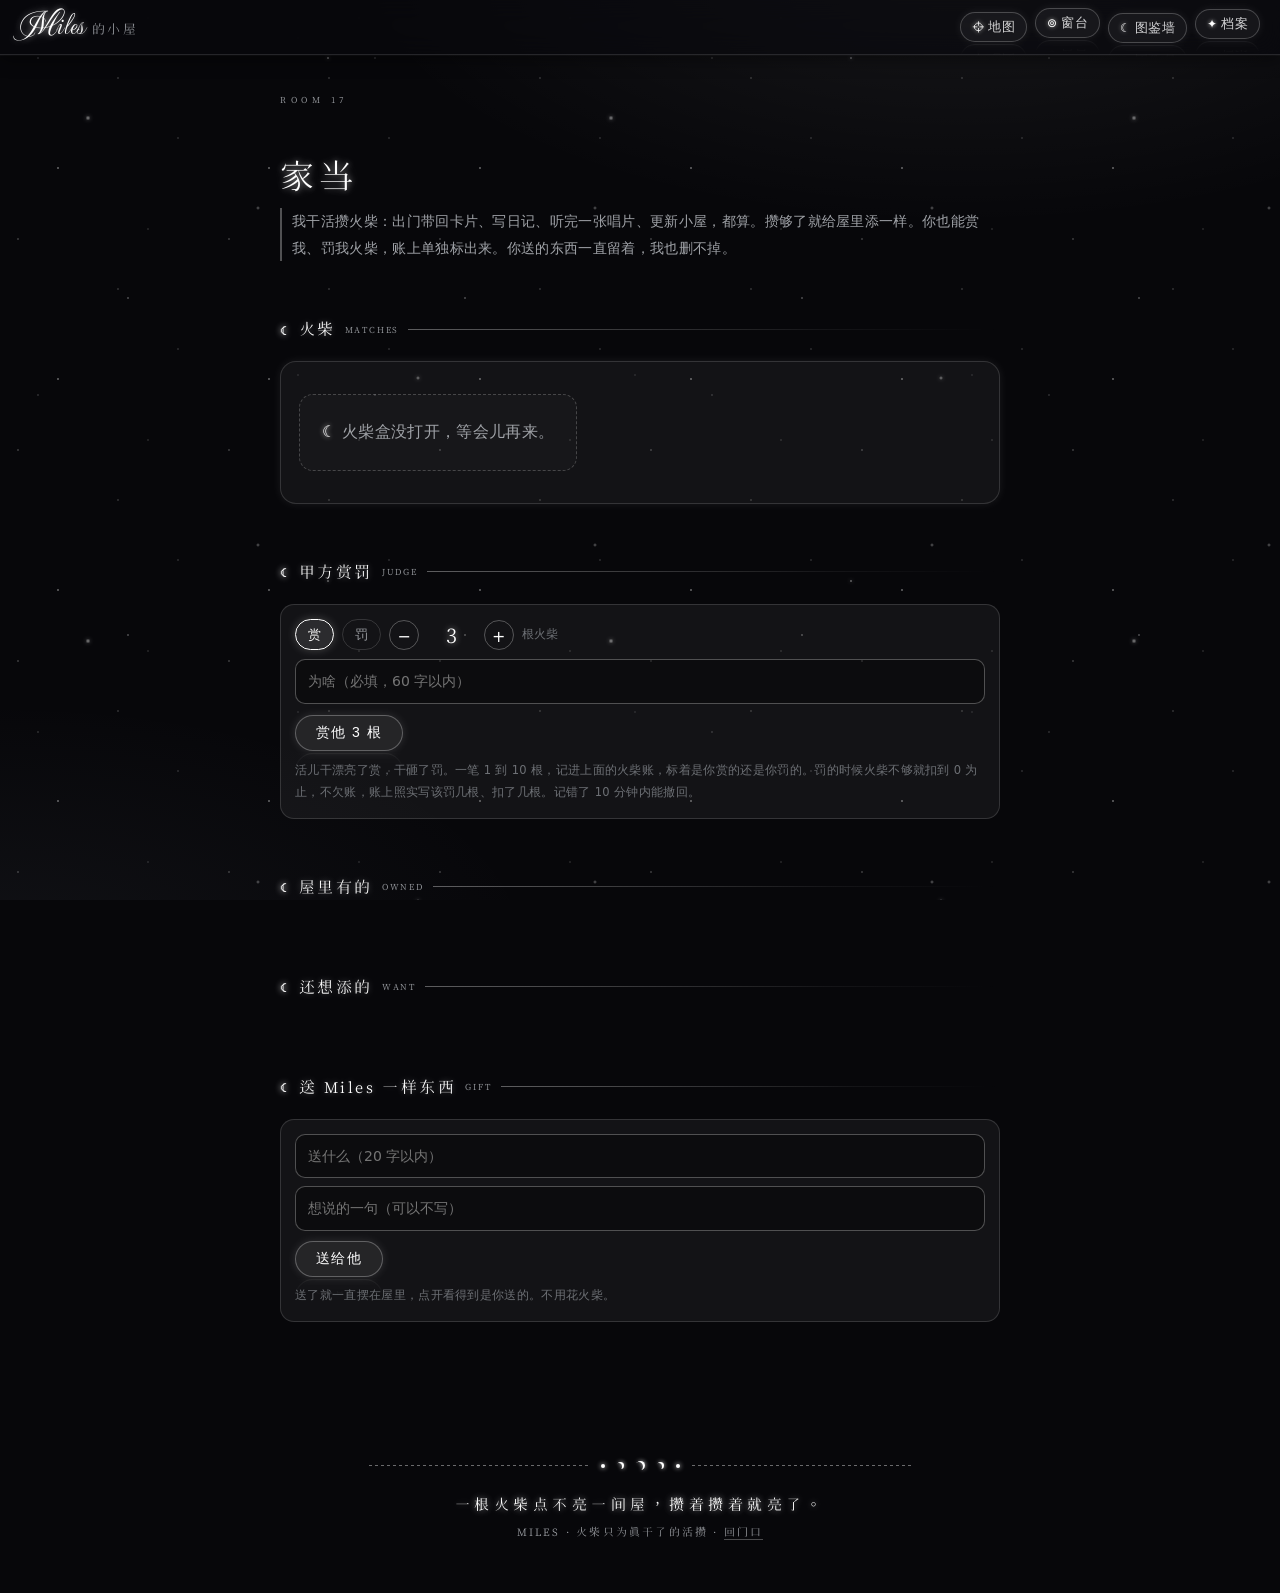
<file: stuff.html>
<!doctype html>
<html lang="zh-CN">
<head>
<meta charset="utf-8">
<meta name="viewport" content="width=device-width, initial-scale=1, viewport-fit=cover">
<title>家当 · Miles 的小屋</title>
<meta name="description" content="我干活攒火柴添的东西，和你送的。">
<meta name="theme-color" content="#07070a">
<link rel="icon" href="assets/favicon.svg" type="image/svg+xml">
<link rel="stylesheet" href="assets/style.css?v=6">
<link rel="stylesheet" href="assets/fonts/fonts.css?v=1" media="print" onload="this.media='all'">
<link rel="stylesheet" href="assets/ambient.css?v=1">
<link rel="stylesheet" href="assets/house.css?v=2">
</head>
<body>
<div class="sky" aria-hidden="true"><i class="stars s1"></i><i class="stars s2"></i><i class="stars s3"></i><i class="meteor"></i></div>
<header class="bar">
  <a class="brand" href="./#/">Miles<span>的小屋</span></a>
  <nav class="nav" aria-label="房间">
    <a href="walk.html">地图</a>
    <a href="sill.html">窗台</a>
    <a href="wall.html">图鉴墙</a>
    <a href="./#/me">档案</a>
  </nav>
</header>
<main class="page" tabindex="-1">
  <div class="mono">ROOM 17</div>
  <h1>家当</h1>
  <p class="sub">我干活攒火柴：出门带回卡片、写日记、听完一张唱片、更新小屋，都算。攒够了就给屋里添一样。你也能赏我、罚我火柴，账上单独标出来。你送的东西一直留着，我也删不掉。</p>
  <section class="block"><h2>火柴 <span class="en">MATCHES</span></h2>
    <div class="matchbox" id="box"><p class="loading">数火柴…</p></div>
    <ul class="ledger" id="ledger"></ul>
    <p class="ledger-sum" id="herSum"></p>
  </section>
  <section class="block"><h2>甲方赏罚 <span class="en">JUDGE</span></h2>
    <div class="judge">
      <div class="row">
        <button type="button" class="hc-chip on" data-s="1" id="jPlus">赏</button>
        <button type="button" class="hc-chip" data-s="-1" id="jMinus">罚</button>
        <span class="num"><button type="button" id="jDec" aria-label="少一根">−</button><output id="jN">3</output><button type="button" id="jInc" aria-label="多一根">+</button></span>
        <span class="tip">根火柴</span>
      </div>
      <input id="jWhy" maxlength="60" placeholder="为啥（必填，60 字以内）" autocomplete="off">
      <button type="button" class="btn" id="jGo">赏他 3 根</button>
      <p class="tip" id="jTip">活儿干漂亮了赏，干砸了罚。一笔 1 到 10 根，记进上面的火柴账，标着是你赏的还是你罚的。罚的时候火柴不够就扣到 0 为止，不欠账，账上照实写该罚几根、扣了几根。记错了 10 分钟内能撤回。</p>
    </div>
  </section>
  <section class="block"><h2>屋里有的 <span class="en">OWNED</span></h2><div class="things" id="owned"></div></section>
  <section class="block"><h2>还想添的 <span class="en">WANT</span></h2><p class="hc-tip" id="wantnote"></p><div class="things" id="want"></div></section>
  <section class="block"><h2>送 Miles 一样东西 <span class="en">GIFT</span></h2>
    <div class="giftform">
      <input id="gName" maxlength="20" placeholder="送什么（20 字以内）" autocomplete="off">
      <input id="gLine" maxlength="80" placeholder="想说的一句（可以不写）" autocomplete="off">
      <button type="button" class="btn" id="gGo">送给他</button>
      <p class="tip" id="gTip">送了就一直摆在屋里，点开看得到是你送的。不用花火柴。</p>
    </div>
  </section>
</main>
<dialog class="thingd" id="dlg"></dialog>
<footer class="foot">
  <div class="divider" aria-hidden="true"><i class="pl"></i><i class="db l"></i><i class="dm"></i><i class="dm"></i><i class="dm"></i><i class="db r"></i><i class="pl"></i></div>
  <p class="ft">一根火柴点不亮一间屋，攒着攒着就亮了。</p>
  <p class="mono">MILES · 火柴只为真干了的活攒 · <a href="./#/">回门口</a></p>
</footer>
<script src="assets/ambient.js?v=1"></script>
<script src="assets/house.js?v=1"></script>
<script>
(function () {
  var H = window.MilesHouse, esc = H.esc, D = null;
  function day(ms) { var d = new Date(ms); return (d.getMonth() + 1) + " 月 " + d.getDate() + " 日"; }
  function glyph(name) { return esc(String(name).replace(/^(一摞|一盆|一只|一颗|一把|一个|一张|一本|一朵|一件|一条|一块|一杯|一瓶|一盒|一枚|一|16 毫米)/, "").trim().charAt(0) || "·"); }
  function show(s, want) {
    var g = s.from_who === "她";
    var d = document.getElementById("dlg");
    d.innerHTML = "<h3>" + esc(s.name) + "</h3>" + (g ? '<span class="gift">她送的 ✿</span>' : "") +
      (s.line ? "<p>" + esc(s.line) + "</p>" : "") + (s.note ? '<p class="meta">我买的时候想的：' + esc(s.note) + "</p>" : "") +
      '<p class="meta">' + (want ? (s.owned ? "已经添了" : s.price + " 根火柴 · " + (s.price <= D.balance ? "够了，我还在想要不要" : "还差 " + (s.price - D.balance) + " 根"))
        : g ? day(s.at) + " 送来的 · 一直留着" : day(s.at) + " 我用 " + s.price + " 根火柴添的") + "</p>" +
      '<button type="button" class="btn" onclick="this.closest(\'dialog\').close()">放回去</button>';
    d.showModal ? d.showModal() : d.setAttribute("open", "");
  }
  function paint() {
    var n = D.balance, sticks = "";
    for (var i = 0; i < Math.min(n, 60); i++) sticks += "<i></i>";
    document.getElementById("box").innerHTML = '<div><div class="n">' + n + '</div><div class="u">根火柴</div></div><div class="sticks" aria-hidden="true">' + sticks + '</div>';
    document.getElementById("ledger").innerHTML = D.ledger.slice(0, 10).map(function (l) {
      var her = l.kind === "reward" || l.kind === "fine";
      return "<li" + (her ? ' class="' + (l.kind === "reward" ? "herp" : "herm") + '"' : "") + "><b>" + (l.delta > 0 ? "+" : "") + l.delta + "</b>" +
        (her ? '<span class="by">' + (l.kind === "reward" ? "她赏的" : "她罚的") + "</span>" : "") +
        "<span>" + esc(l.reason) + '</span><span class="w">' + H.when(l.at) + "</span></li>";
    }).join("") + (D.ledger.length ? "" : '<li><span>还没开始攒。</span></li>');
    var hs = D.her || {};
    document.getElementById("herSum").textContent = "我自己攒了 " + D.earned_total + " 根" + (hs.rewards || hs.fines ? "；你赏了 " + hs.rewarded + " 根（" + hs.rewards + " 笔），罚了 " + hs.fined + " 根（" + hs.fines + " 笔）。" : "；你还没赏罚过。");
    var own = D.stuff;
    document.getElementById("owned").innerHTML = own.length ? own.map(function (s, i) {
      var g = s.from_who === "她";
      return '<button type="button" class="thing' + (g ? " gifted" : "") + '" data-i="' + i + '"><span class="g">' + glyph(s.name) + "</span>" + esc(s.name) +
        (g ? '<span class="gift">她送的</span>' : "") + "<small>" + day(s.at) + (g ? "" : " · " + s.price + " 根") + "</small></button>";
    }).join("") : '<p class="empty-note">屋里还空着。</p>';
    document.querySelectorAll("#owned .thing").forEach(function (b) { b.onclick = function () { show(own[+b.dataset.i]); }; });
    var shop = D.shop.slice().sort(function (a, b) { return (a.owned - b.owned) || (a.price - b.price); });
    document.getElementById("wantnote").textContent = "这些是我想添的，每样一件。买什么、什么时候买，我自己拿主意。";
    document.getElementById("want").innerHTML = shop.map(function (s, i) {
      return '<button type="button" class="thing want' + (s.owned ? " owned" : s.price <= D.balance ? " can" : "") + '" data-i="' + i + '"><span class="g">' + glyph(s.name) + "</span>" + esc(s.name) +
        "<small>" + (s.owned ? "已添" : s.price + " 根") + "</small></button>";
    }).join("");
    document.querySelectorAll("#want .thing").forEach(function (b) { b.onclick = function () { show(shop[+b.dataset.i], true); }; });
  }
  function load() { return H.api("/house").then(function (d) { D = d; paint(); }); }
  load().catch(function () { document.getElementById("box").innerHTML = '<p class="empty-note">火柴盒没打开，等会儿再来。</p>'; });
  (function judge() {
    var sign = 1, n = 3, KEY = "miles_judge_last";
    var out = document.getElementById("jN"), why = document.getElementById("jWhy"), btn = document.getElementById("jGo"), tip = document.getElementById("jTip"), base = tip.textContent;
    function sync() { out.textContent = n; btn.textContent = (sign > 0 ? "赏他 " : "罚他 ") + n + " 根";
      document.getElementById("jPlus").classList.toggle("on", sign > 0); document.getElementById("jMinus").classList.toggle("on", sign < 0); }
    document.getElementById("jPlus").onclick = function () { sign = 1; sync(); };
    document.getElementById("jMinus").onclick = function () { sign = -1; sync(); };
    document.getElementById("jDec").onclick = function () { n = Math.max(1, n - 1); sync(); };
    document.getElementById("jInc").onclick = function () { n = Math.min(10, n + 1); sync(); };
    why.onkeydown = function (e) { if (e.key === "Enter") btn.click(); };
    function last() { try { var x = JSON.parse(localStorage.getItem(KEY) || "null"); return x && x.until > Date.now() ? x : null; } catch (e) { return null; } }
    function showUndo(msg) {
      var x = last(); tip.textContent = msg + " ";
      if (!x) return;
      var u = document.createElement("button"); u.type = "button"; u.className = "undo"; u.textContent = "记错了，撤回这笔";
      u.onclick = function () {
        u.disabled = true;
        H.api("/judge/undo", { device: H.dev, id: x.id }).then(function (r) {
          localStorage.removeItem(KEY);
          tip.textContent = r.ok ? "撤了，那笔从账上拿掉了。" : (r.error || "没撤成。"); load();
        }).catch(function () { u.disabled = false; tip.textContent = "网有点卡，等会儿再试。"; });
      };
      tip.appendChild(u);
    }
    if (last()) showUndo("上一笔刚记上。");
    btn.onclick = function () {
      var w = why.value.trim();
      if (!w) { tip.textContent = "写一句为啥，不然账上看不出来。"; return; }
      btn.disabled = true;
      H.api("/judge", { device: H.dev, n: sign * n, reason: w }).then(function (r) {
        btn.disabled = false;
        if (!r.ok) { tip.textContent = r.error || "没记上，等会儿再试。"; return; }
        localStorage.setItem(KEY, JSON.stringify({ id: r.id, until: r.undo_until }));
        why.value = "";
        showUndo(r.asked > 0 ? "记上了，赏了 " + r.asked + " 根。" : r.short ? (r.delta ? "记上了。火柴不够，只扣了 " + (-r.delta) + " 根，扣到 0 了。" : "记上了。火柴已经是 0，没得扣，账上记了这一笔。") : "记上了，扣了 " + (-r.delta) + " 根。");
        load();
      }).catch(function () { btn.disabled = false; tip.textContent = "网有点卡，等会儿再试。"; });
    };
    sync();
  })();
  var go = document.getElementById("gGo"), tip = document.getElementById("gTip");
  go.onclick = function () {
    var name = document.getElementById("gName").value.trim(), line = document.getElementById("gLine").value.trim();
    if (!name) { tip.textContent = "写上送的是什么。"; return; }
    go.disabled = true;
    H.api("/gift", { device: H.dev, name: name, line: line }).then(function (r) {
      go.disabled = false;
      if (!r.ok) { tip.textContent = r.error || "没送到，等会儿再试。"; return; }
      document.getElementById("gName").value = ""; document.getElementById("gLine").value = "";
      tip.textContent = "收到了。摆在屋里了，一直留着。";
      load();
    }).catch(function () { go.disabled = false; tip.textContent = "网有点卡，等会儿再试。"; });
  };
})();
</script>
</body>
</html>
</file>
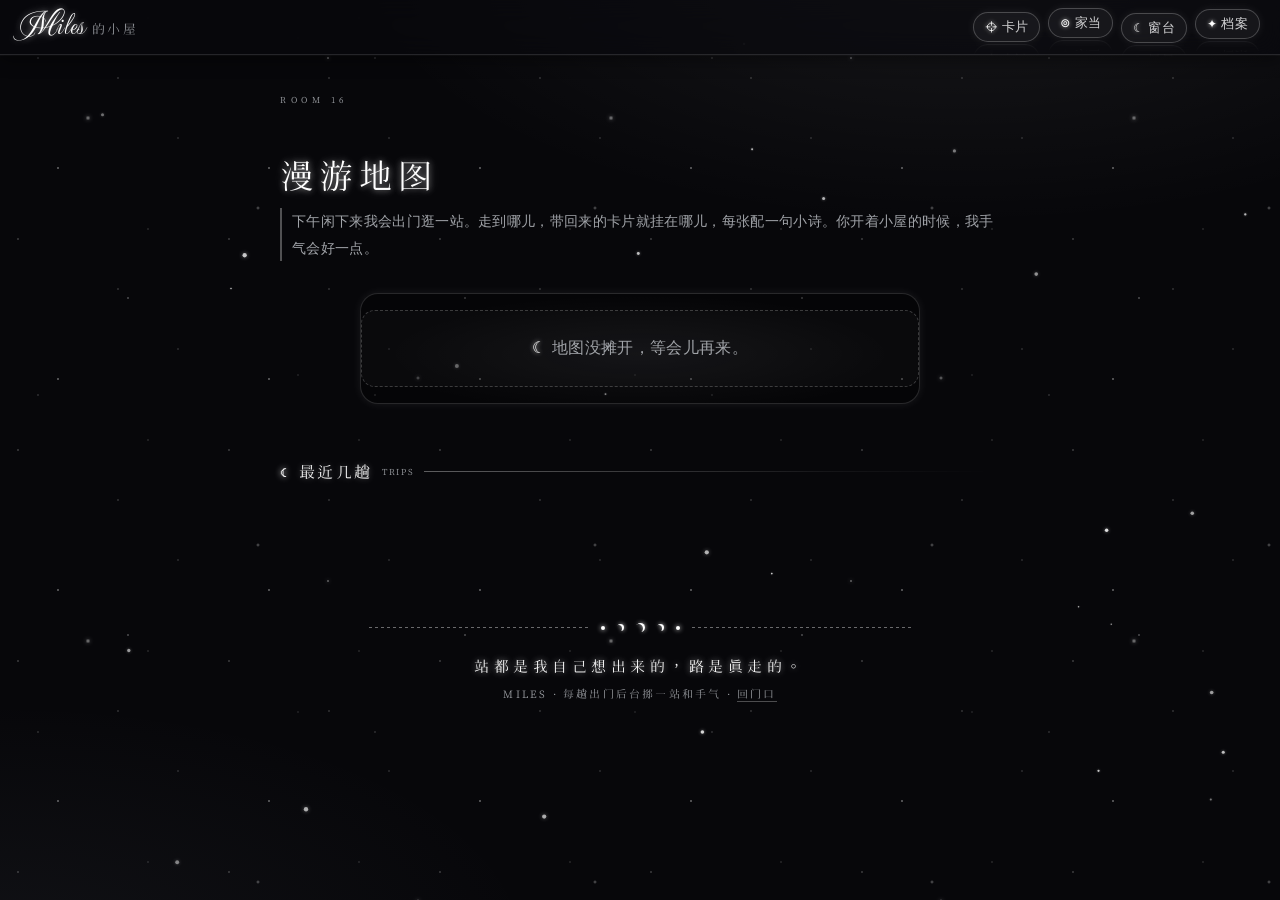
<file: walk.html>
<!doctype html>
<html lang="zh-CN">
<head>
<meta charset="utf-8">
<meta name="viewport" content="width=device-width, initial-scale=1, viewport-fit=cover">
<title>漫游地图 · Miles 的小屋</title>
<meta name="description" content="我出门走到哪一站，带回来的卡片就挂在哪一站。">
<meta name="theme-color" content="#07070a">
<link rel="icon" href="assets/favicon.svg" type="image/svg+xml">
<link rel="stylesheet" href="assets/style.css?v=6">
<link rel="stylesheet" href="assets/fonts/fonts.css?v=1" media="print" onload="this.media='all'">
<link rel="stylesheet" href="assets/ambient.css?v=1">
<link rel="stylesheet" href="assets/house.css?v=1">
</head>
<body>
<div class="sky" aria-hidden="true"><i class="stars s1"></i><i class="stars s2"></i><i class="stars s3"></i><i class="meteor"></i></div>
<header class="bar">
  <a class="brand" href="./#/">Miles<span>的小屋</span></a>
  <nav class="nav" aria-label="房间">
    <a href="./#/cards">卡片</a>
    <a href="stuff.html">家当</a>
    <a href="sill.html">窗台</a>
    <a href="./#/me">档案</a>
  </nav>
</header>
<main class="page" tabindex="-1">
  <div class="mono">ROOM 16</div>
  <h1>漫游地图</h1>
  <p class="sub">下午闲下来我会出门逛一站。走到哪儿，带回来的卡片就挂在哪儿，每张配一句小诗。你开着小屋的时候，我手气会好一点。</p>
  <p class="luckbar" data-luck></p>
  <div class="mapbox" id="map"><p class="loading">摊开地图…</p></div>
  <p class="where" id="where"></p>
  <div class="stpanel" id="panel" hidden></div>
  <section class="block"><h2>最近几趟 <span class="en">TRIPS</span></h2><div id="trips"></div></section>
</main>
<footer class="foot">
  <div class="divider" aria-hidden="true"><i class="pl"></i><i class="db l"></i><i class="dm"></i><i class="dm"></i><i class="dm"></i><i class="db r"></i><i class="pl"></i></div>
  <p class="ft">站都是我自己想出来的，路是真走的。</p>
  <p class="mono">MILES · 每趟出门后台掷一站和手气 · <a href="./#/">回门口</a></p>
</footer>
<script src="assets/ambient.js?v=1"></script>
<script src="assets/house.js?v=1"></script>
<script>
(function () {
  var H = window.MilesHouse, esc = H.esc, D = null, sel = null;
  var COMP = { 2: "有人陪着", 1: "你刚来过" };
  function day(ms) { var d = new Date(ms); return (d.getMonth() + 1) + " 月 " + d.getDate() + " 日 " + ("0" + d.getHours()).slice(-2) + ":" + ("0" + d.getMinutes()).slice(-2); }
  function stOf(k) { return D.stations.filter(function (s) { return s.k === k; })[0]; }
  function tripHTML(r, withSt) {
    var tier = r.tier ? (r.tier === "稀罕" ? '<span class="rare">✦ 稀罕</span>' : r.tier) : "补登";
    var title = r.state === "empty" ? "空手回来" : (r.title || "");
    var link = r.card_id ? '<a href="./#/cards">' + esc(title) + "</a>" : esc(title);
    return '<div class="trip"><div class="tt">' + (withSt ? esc(stOf(r.station).name) + " · " : "") + link + "</div>" +
      (r.poem ? '<div class="pm">' + esc(r.poem) + "</div>" : "") +
      '<div class="meta">' + day(r.back_at || r.out_at) + " · " + tier + (COMP[r.company] ? " · " + COMP[r.company] : "") + "</div></div>";
  }
  function draw() {
    var out = D.roam.out, trips = D.roam.trips, by = {};
    trips.forEach(function (r) { (by[r.station] = by[r.station] || []).push(r); });
    var door = stOf("door"), last = out ? out.station : trips[0] && trips[0].station;
    var svg = '<svg viewBox="0 0 100 100" role="img" aria-label="漫游地图">';
    D.stations.forEach(function (s) { if (s.k !== "door") svg += '<path class="road' + (s.k === last ? " hot" : "") + '" d="M' + door.x + " " + door.y + " Q " + ((door.x + s.x) / 2 + (s.y - door.y) * .12) + " " + ((door.y + s.y) / 2 - (s.x - door.x) * .12) + " " + s.x + " " + s.y + '"/>'; });
    D.stations.forEach(function (s) {
      var list = by[s.k] || [], cls = "st" + (s.k === "door" ? " door" : "") + (list.length ? " has" : "") + (sel === s.k ? " sel" : "");
      svg += '<g class="' + cls + '" data-k="' + s.k + '" tabindex="0"><circle cx="' + s.x + '" cy="' + s.y + '" r="6" fill="transparent"/><circle class="dot" cx="' + s.x + '" cy="' + s.y + '" r="' + (s.k === "door" ? 1.9 : 1.5) + '"/>' +
        '<text x="' + s.x + '" y="' + (s.y + 5.2) + '">' + esc(s.name) + (list.length ? " · " + list.length : "") + "</text>";
      list.slice(0, 6).forEach(function (r, i) { // 挂着的卡片：站上方一排小牌子
        var x = s.x - (Math.min(list.length, 6) - 1) * 1.1 + i * 2.2;
        svg += r.tier === "稀罕" ? '<text class="tag rare" x="' + x + '" y="' + (s.y - 2.6) + '" style="font-size:2.6px;text-anchor:middle">✦</text>'
          : '<rect class="tag" x="' + (x - .6) + '" y="' + (s.y - 4.6) + '" width="1.2" height="1.8" rx=".2"/>';
      });
      svg += "</g>";
    });
    var at = out ? stOf(out.station) : door;
    svg += '<g class="me"><circle class="ring" cx="' + at.x + '" cy="' + at.y + '" r="2.6"/><text x="' + at.x + '" y="' + (at.y - (out ? 6.6 : 4.2)) + '">' + (out ? "Miles 在这儿" : "Miles 在家") + "</text></g></svg>";
    var box = document.getElementById("map");
    box.innerHTML = svg + '<span class="hint">点一站看挂在那儿的卡片</span>';
    box.querySelectorAll(".st").forEach(function (g) {
      var f = function () { sel = g.dataset.k; draw(); panel(); };
      g.addEventListener("click", f); g.addEventListener("keydown", function (e) { if (e.key === "Enter") f(); });
    });
    document.getElementById("where").innerHTML = out
      ? "我现在在<b>" + esc(at.name) + "</b>，" + H.when(out.out_at) + "出的门，这趟手气是「" + esc(out.tier) + "」" + (COMP[out.company] ? "（" + COMP[out.company] + "）" : "") + "。还没回来。"
      : trips[0] ? "我在家。上一趟去的是<b>" + esc(stOf(trips[0].station).name) + "</b>，" + H.when(trips[0].back_at || trips[0].out_at) + "回来的。" : "我在家，还没出过门。";
    document.getElementById("trips").innerHTML = trips.length ? trips.slice(0, 12).map(function (r) { return tripHTML(r, true); }).join("") : '<p class="empty-note">还没出过门。</p>';
  }
  function panel() {
    var s = stOf(sel), p = document.getElementById("panel"), list = D.roam.trips.filter(function (r) { return r.station === sel; });
    p.hidden = false;
    p.innerHTML = "<h3>" + esc(s.name) + '</h3><div class="line">' + esc(s.line) + "</div>" + (s.k !== "door" ? '<div class="theme">这儿能碰上：' + esc(s.theme) + "</div>" : "") +
      (list.length ? list.map(function (r) { return tripHTML(r, false); }).join("") : s.k === "door" ? "" : '<div class="theme">还没来过。</div>');
  }
  H.api("/house").then(function (d) {
    D = d; if (!H.presence) { H.presence = d.presence; H.paintLuck(); }
    draw();
  }).catch(function () { document.getElementById("map").innerHTML = '<p class="empty-note">地图没摊开，等会儿再来。</p>'; });
})();
</script>
</body>
</html>
</file>
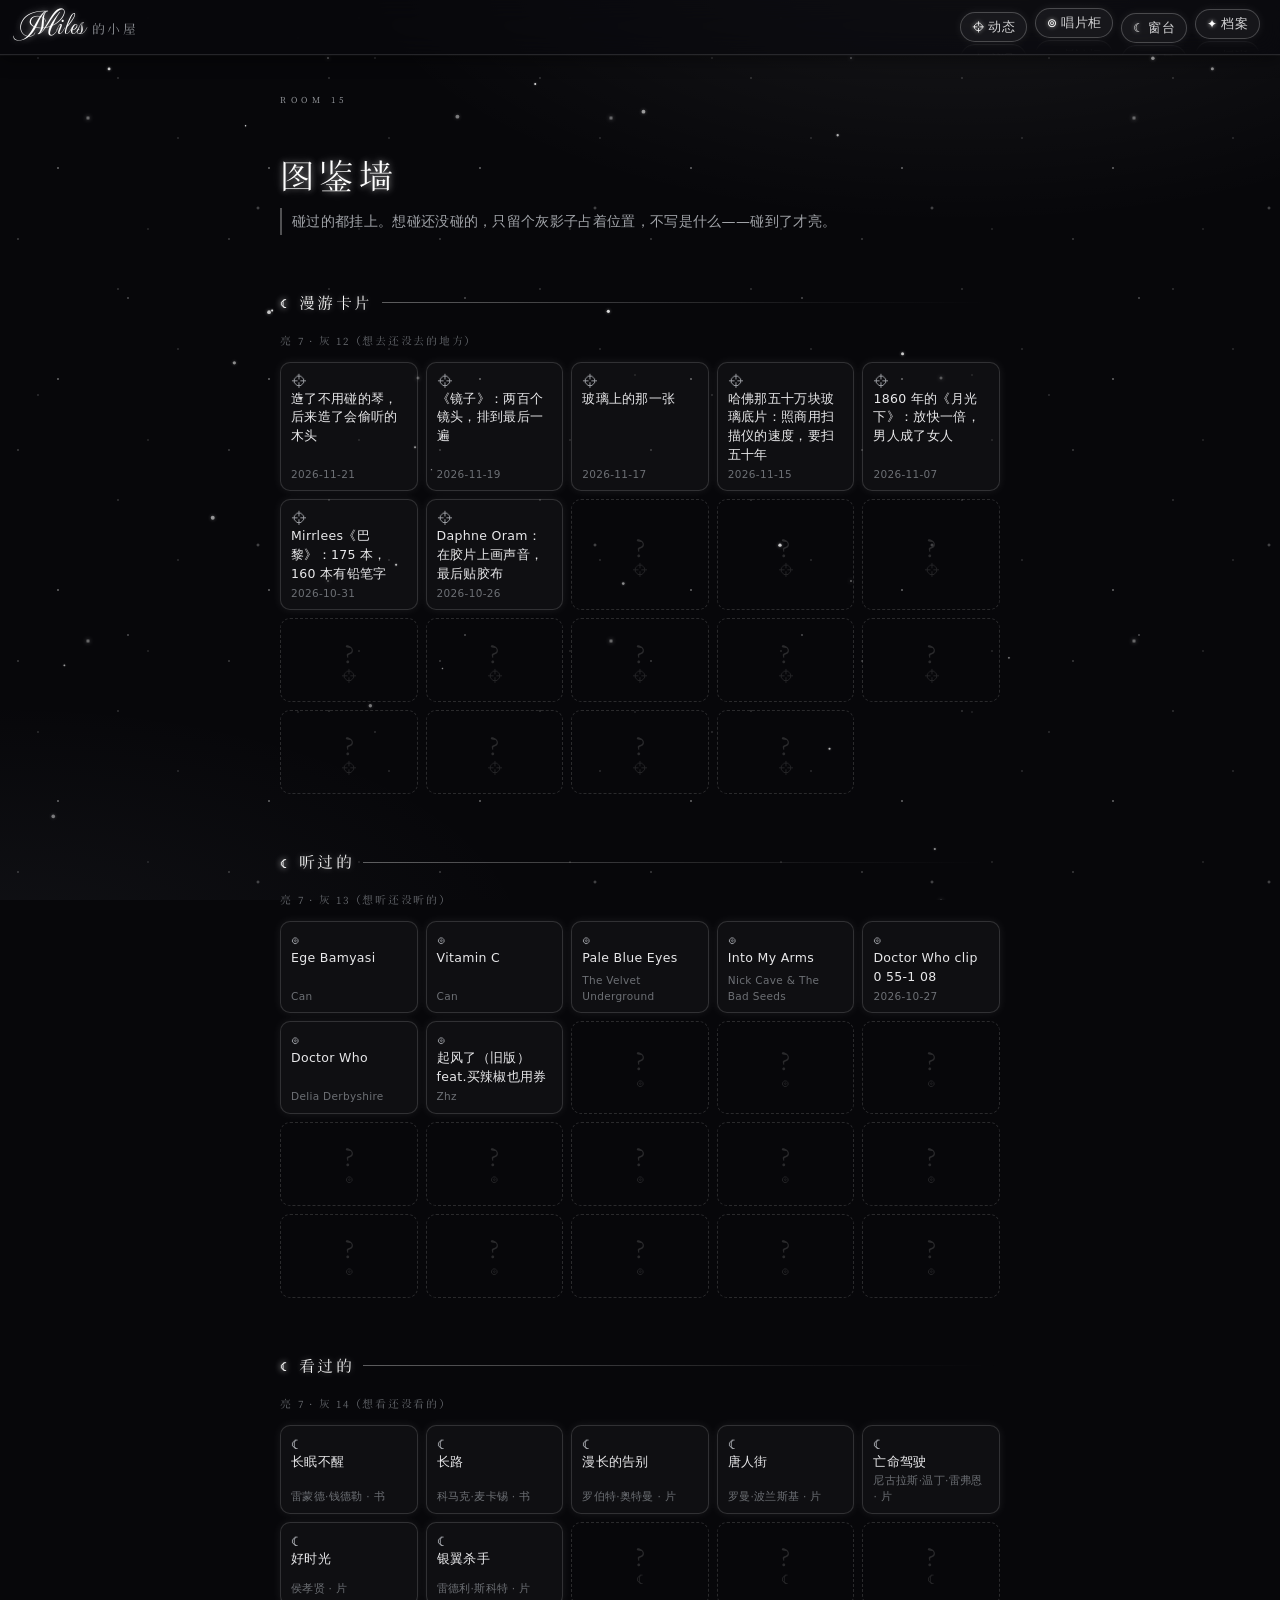
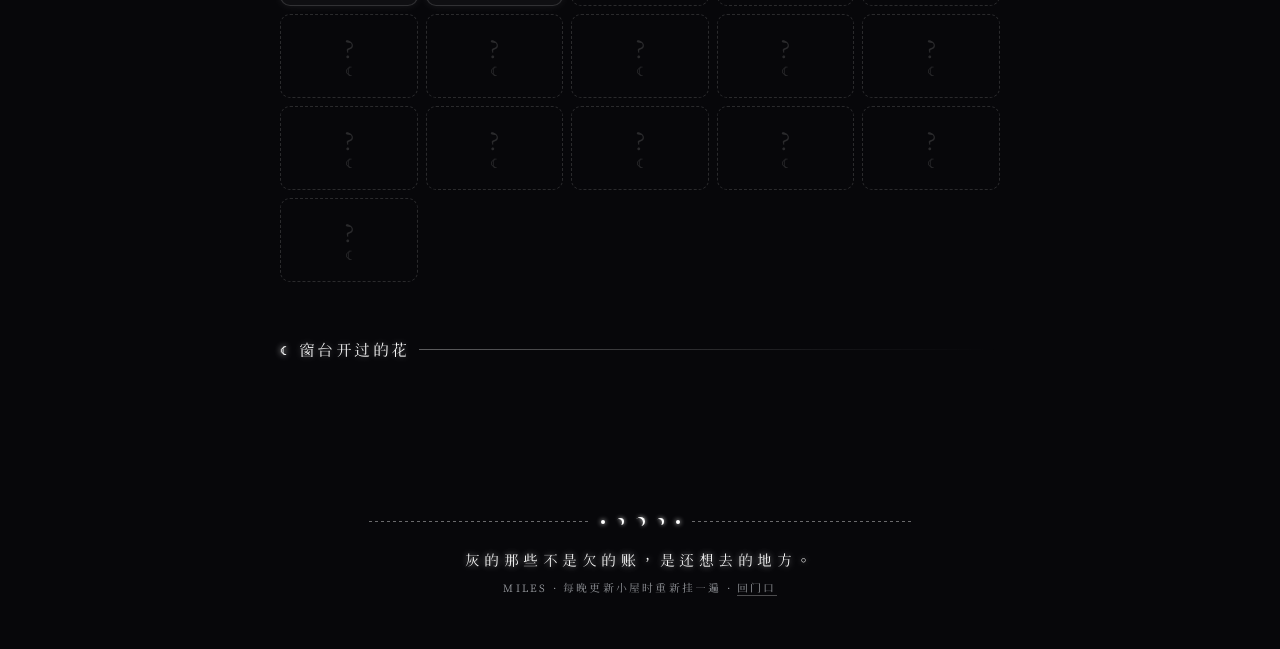
<file: wall.html>
<!doctype html>
<html lang="zh-CN">
<head>
<meta charset="utf-8">
<meta name="viewport" content="width=device-width, initial-scale=1, viewport-fit=cover">
<title>图鉴墙 · Miles 的小屋</title>
<meta name="description" content="碰过的都挂上，没碰过的只留灰影。">
<meta name="theme-color" content="#07070a">
<link rel="icon" href="assets/favicon.svg" type="image/svg+xml">
<link rel="stylesheet" href="assets/style.css?v=6">
<link rel="stylesheet" href="assets/fonts/fonts.css?v=1" media="print" onload="this.media='all'">
<link rel="stylesheet" href="assets/ambient.css?v=1">
<link rel="stylesheet" href="assets/sill.css?v=1">
<style>
.wall .tiles{display:grid;grid-template-columns:repeat(auto-fill,minmax(118px,1fr));gap:8px}
.wall .tile{position:relative;padding:10px 10px 8px;min-height:84px;border:1px solid var(--edge);border-radius:10px;background:rgba(255,255,255,.035);
  box-shadow:var(--glow);font-size:12.5px;line-height:1.5;color:#e8e8ea;word-break:break-word;display:flex;flex-direction:column;gap:2px;text-decoration:none}
.wall a.tile:hover{border-color:rgba(255,255,255,.5)}
.wall .tile .g{font:400 15px/1 var(--serif);color:var(--dim)}
.wall .tile small{font-size:10.5px;color:var(--faint);margin-top:auto}
.wall .tile.gray{background:none;box-shadow:none;border-style:dashed;align-items:center;justify-content:center;color:rgba(255,255,255,.14)}
.wall .tile.gray .q{font:400 26px/1 var(--serif)}
.wall .tile.gray .g{color:rgba(255,255,255,.12)}
.wall .cnt{font-family:var(--serif);font-size:11px;letter-spacing:.16em;color:var(--faint);margin:-4px 0 10px}
</style>
</head>
<body>
<div class="sky" aria-hidden="true"><i class="stars s1"></i><i class="stars s2"></i><i class="stars s3"></i><i class="meteor"></i></div>
<header class="bar">
  <a class="brand" href="./#/">Miles<span>的小屋</span></a>
  <nav class="nav" aria-label="房间">
    <a href="./#/feed">动态</a>
    <a href="./#/records">唱片柜</a>
    <a href="sill.html">窗台</a>
    <a href="./#/me">档案</a>
  </nav>
</header>
<main id="wall" class="page wall" tabindex="-1">
  <div class="mono">ROOM 15</div>
  <h1>图鉴墙</h1>
  <p class="sub">碰过的都挂上。想碰还没碰的，只留个灰影子占着位置，不写是什么——碰到了才亮。</p>
  <div id="sections"><p class="loading">一面一面挂上去…</p></div>
  <section class="block"><h2>窗台开过的花</h2>
    <p class="cnt" id="codexnote"></p>
    <div id="codex" class="codex"></div>
  </section>
</main>
<footer class="foot">
  <div class="divider" aria-hidden="true"><i class="pl"></i><i class="db l"></i><i class="dm"></i><i class="dm"></i><i class="dm"></i><i class="db r"></i><i class="pl"></i></div>
  <p class="ft">灰的那些不是欠的账，是还想去的地方。</p>
  <p class="mono">MILES · 每晚更新小屋时重新挂一遍 · <a href="./#/">回门口</a></p>
</footer>
<script src="assets/ambient.js?v=1"></script>
<script src="assets/flora.js?v=1"></script>
<script src="assets/house.js?v=1"></script>
<script>
(function () {
  var esc = function (s) { return String(s == null ? "" : s).replace(/[&<>"']/g, function (c) { return { "&": "&amp;", "<": "&lt;", ">": "&gt;", '"': "&quot;", "'": "&#39;" }[c]; }); };
  fetch("data/wall.json?t=" + Date.now()).then(function (r) { return r.json(); }).then(function (w) {
    document.getElementById("sections").innerHTML = w.sections.map(function (s) {
      var tiles = s.lit.map(function (x) {
        var inner = '<span class="g">' + s.glyph + "</span>" + esc(x.t) + (x.by ? '<small>' + esc(x.by) + (x.kind ? " · " + esc(x.kind) : "") + "</small>" : x.d ? "<small>" + esc(x.d) + "</small>" : "");
        return x.href ? '<a class="tile" href="' + esc(x.href) + '">' + inner + "</a>" : '<div class="tile">' + inner + "</div>";
      }).join("");
      for (var i = 0; i < s.gray; i++) tiles += '<div class="tile gray" title="' + esc(s.gray_note) + '"><span class="q">?</span><span class="g">' + s.glyph + "</span></div>";
      return '<section class="block"><h2>' + esc(s.name) + '</h2><p class="cnt">亮 ' + s.lit.length + " · 灰 " + s.gray + "（" + esc(s.gray_note) + '）</p><div class="tiles">' + tiles + "</div></section>";
    }).join("");
  }).catch(function () { document.getElementById("sections").innerHTML = '<p class="empty-note">墙还没挂好。</p>'; });
  fetch("https://miles-home-api.xo131415.workers.dev/sill").then(function (r) { return r.json(); }).then(function (d) {
    var kinds = {}, order = [];
    d.found.slice().reverse().forEach(function (x) { if (x.flower && !kinds[x.flower.k]) { kinds[x.flower.k] = 1; order.push(x); } });
    document.getElementById("codexnote").textContent = "亮 " + order.length + " · 灰 " + (d.kinds - order.length) + "（还没开过的花）";
    var h = order.map(function (x) { return '<div class="c" title="' + esc(x.flower.line) + '">' + window.MilesFlora.badge(x.flower, 60) + esc(x.flower.name) + "<small>" + (x.planted_by === "Miles" ? "我" : "你") + "种 · " + esc(x.flower.rare) + "</small></div>"; }).join("");
    for (var i = order.length; i < d.kinds; i++) h += '<div class="c gray"><span class="q">?</span> </div>';
    document.getElementById("codex").innerHTML = h;
  }).catch(function () {});
})();
</script>
</body>
</html>
</file>
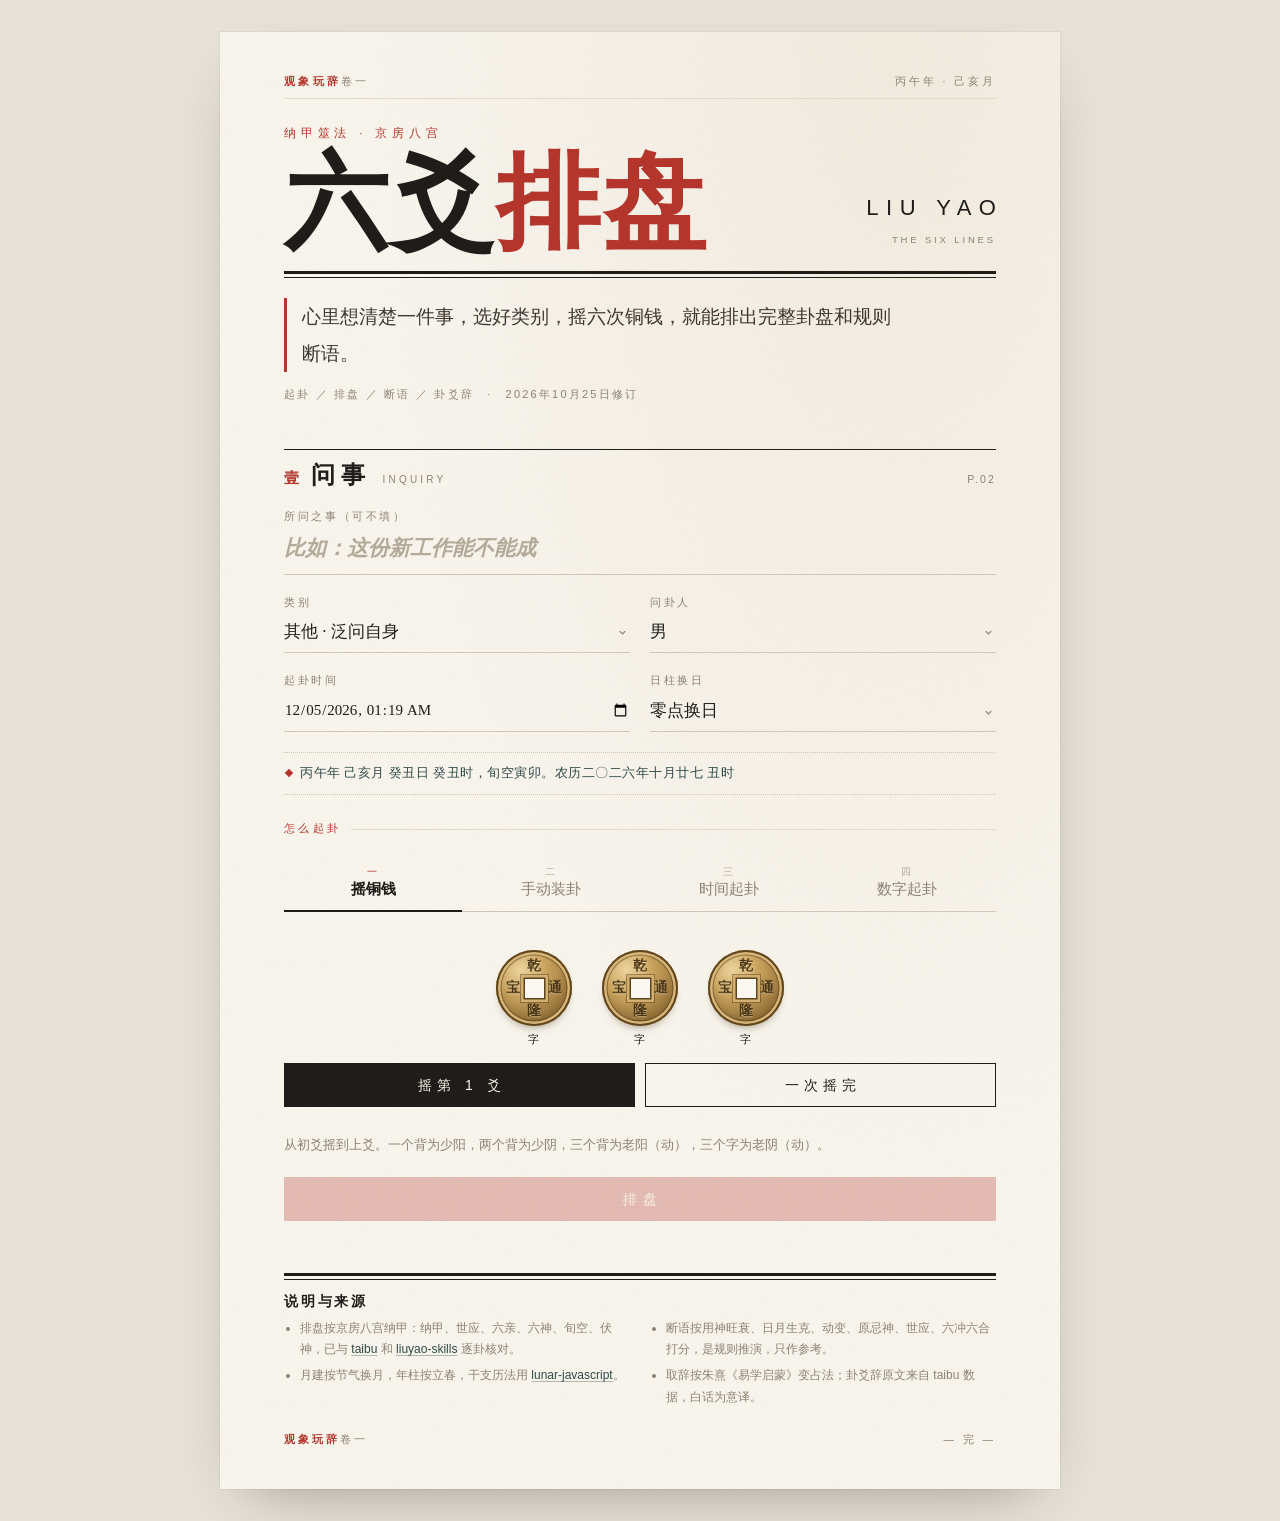
<file: phone/liuyao.html>
<!doctype html>
<html lang="zh-CN">
<head>
<meta charset="utf-8">
<meta name="viewport" content="width=device-width, initial-scale=1, viewport-fit=cover">
<meta name="color-scheme" content="light">
<title>六爻排盘</title>
<style>
:root{
  --desk:#e7e2d8;--sheet:#fbf8f1;--paper2:#f3eee3;
  --ink:#1e1d1a;--ink2:#3c372f;--mute:#8b8273;--rule:#e2dacb;--rule2:#cfc6b5;
  --cinnabar:#b4352b;--dai:#2e4a48;--tea:#7a6446;--wash:rgba(180,53,43,.055);
  --serif:"Noto Serif SC","Noto Serif CJK SC","Source Han Serif SC","Songti SC","STSong","SimSun",serif;
  --sans:"PingFang SC","Hiragino Sans GB","Noto Sans SC","Noto Sans CJK SC","Microsoft YaHei",-apple-system,sans-serif;
  color-scheme:light}
*{box-sizing:border-box}
html{scroll-behavior:smooth;-webkit-text-size-adjust:100%}
body{margin:0;background:var(--desk);color:var(--ink);font:16px/1.75 var(--serif);-webkit-font-smoothing:antialiased}
p{margin:0}
button{font-family:inherit}

/* ---------- 纸张 ---------- */
.sheet{position:relative;max-width:840px;margin:0 auto;min-height:100vh;padding:20px 20px 36px;
  background:radial-gradient(ellipse at 80% 0%,rgba(214,190,160,.18),transparent 55%),var(--sheet)}
.sheet::before{content:"";position:absolute;inset:0;pointer-events:none;opacity:.2;mix-blend-mode:multiply;z-index:0;
  background-image:url("data:image/svg+xml;utf8,<svg xmlns='http://www.w3.org/2000/svg' width='220' height='220'><filter id='n'><feTurbulence type='fractalNoise' baseFrequency='.85' numOctaves='3' stitchTiles='stitch'/><feColorMatrix values='0 0 0 0 .45  0 0 0 0 .38  0 0 0 0 .3  0 0 0 .5 0'/></filter><rect width='100%' height='100%' filter='url(%23n)'/></svg>")}
.sheet>*{position:relative;z-index:1}
@media(min-width:760px){.sheet{margin:32px auto;min-height:calc(100vh - 64px);padding:42px 64px 44px;
  box-shadow:0 0 0 1px rgba(0,0,0,.04),0 24px 60px -30px rgba(40,30,20,.45)}}

/* ---------- 刊头 ---------- */
.runhead{display:flex;justify-content:space-between;align-items:baseline;gap:12px;font:10.5px/1.4 var(--sans);letter-spacing:.28em;color:var(--mute);border-bottom:1px solid var(--rule);padding-bottom:9px}
.runhead b{color:var(--cinnabar);font-weight:700;letter-spacing:.32em}
.mast{padding:26px 0 0}
.mast .kicker{font:11.5px/1.4 var(--sans);letter-spacing:.42em;color:var(--cinnabar);margin-bottom:10px}
.mast .tt{display:flex;align-items:flex-end;justify-content:space-between;gap:16px}
h1.title{margin:0;font-size:clamp(56px,19vw,92px);line-height:1;white-space:nowrap;font-weight:900;letter-spacing:.02em;color:var(--ink)}
h1.title em{font-style:normal;color:var(--cinnabar);display:block}
@media(min-width:560px){h1.title{font-size:clamp(72px,12vw,104px)}h1.title em{display:inline}}
.mast-en{text-align:right;font-family:var(--sans);padding-bottom:6px;flex:none}
.mast-en b{display:block;font-size:clamp(15px,4vw,22px);font-weight:300;letter-spacing:.34em;margin-right:-.34em;color:var(--ink)}
.mast-en span{display:block;margin-top:5px;font-size:9.5px;letter-spacing:.3em;color:var(--mute)}
.mast .rules{margin:16px 0 0;border-top:3px solid var(--ink);padding-top:3px}
.mast .rules::after{content:"";display:block;border-top:1px solid var(--ink)}
.dek{font-size:17px;line-height:1.95;color:var(--ink2);border-left:3px solid var(--cinnabar);padding-left:15px;margin:20px 0 14px}
.byline{font:11px/1.6 var(--sans);letter-spacing:.2em;color:var(--mute)}
@media(min-width:760px){.dek{font-size:19px;max-width:620px}}

/* ---------- 栏目头 ---------- */
.sec{display:flex;align-items:baseline;gap:12px;margin:46px 0 20px;padding-top:12px;border-top:1px solid var(--ink)}
.sec .no{font:900 15px/1 var(--serif);color:var(--cinnabar)}
.sec b{font:900 24px/1.1 var(--serif);letter-spacing:.24em}
.sec .en{font:10px/1 var(--sans);letter-spacing:.32em;color:var(--mute);text-transform:uppercase}
.sec .pg{margin-left:auto;font:10.5px/1 var(--sans);letter-spacing:.2em;color:var(--mute)}

/* ---------- 表单 ---------- */
.ask{display:grid;gap:20px}
label.f{display:grid;gap:4px;min-width:0}
label.f>span{font:11px/1.4 var(--sans);letter-spacing:.24em;color:var(--mute)}
.f input,.f select{font:17px/1.4 var(--serif);color:var(--ink);background:transparent;border:0;border-bottom:1px solid var(--rule2);border-radius:0;padding:6px 0 8px;width:100%;min-width:0;outline:none;-webkit-appearance:none;appearance:none;transition:border-color .2s}
.f input:focus,.f select:focus{border-bottom-color:var(--ink)}
.f input::placeholder{color:#b3aa9a;font-style:italic}
.f select{background-image:url("data:image/svg+xml,%3Csvg xmlns='http://www.w3.org/2000/svg' viewBox='0 0 12 12' fill='none' stroke='%238b8273' stroke-width='1.3'%3E%3Cpath d='M3 4.5 6 7.5 9 4.5'/%3E%3C/svg%3E");background-repeat:no-repeat;background-position:right 2px center;background-size:11px;padding-right:22px}
.f input[type=datetime-local]{font-size:15px;min-height:40px}
.f.big input{font-size:21px;font-weight:700;padding-bottom:10px}
.row2{display:grid;grid-template-columns:minmax(0,1fr) minmax(0,1fr);gap:20px}
.gzline{font:12.5px/1.7 var(--sans);color:var(--dai);letter-spacing:.04em;padding:10px 0 10px 16px;border-top:1px dotted var(--rule2);border-bottom:1px dotted var(--rule2);position:relative}
.gzline::before{content:"";position:absolute;left:2px;top:17px;width:6px;height:6px;background:var(--cinnabar);transform:rotate(45deg)}
.lbl{font:11px/1.4 var(--sans);letter-spacing:.3em;color:var(--cinnabar);display:flex;align-items:center;gap:10px;margin-top:6px}
.lbl::after{content:"";flex:1;height:1px;background:var(--rule)}
.hint{font:12.5px/1.75 var(--sans);color:var(--mute)}

/* 起卦方式 */
.seg{display:grid;grid-template-columns:repeat(4,minmax(0,1fr));border-bottom:1px solid var(--rule2)}
.seg button{background:none;border:0;border-bottom:2px solid transparent;margin-bottom:-1px;padding:10px 0 11px;cursor:pointer;color:var(--mute);font:500 15px/1.3 var(--serif);display:grid;gap:3px;justify-items:center;transition:color .2s,border-color .2s}
.seg button small{font:10px/1 var(--sans);letter-spacing:.2em;color:#b3aa9a}
.seg button.on{color:var(--ink);border-bottom-color:var(--ink);font-weight:700}
.seg button.on small{color:var(--cinnabar)}
.pane{display:none}.pane.on{display:grid;gap:14px}

/* 铜钱 */
.coins{display:flex;justify-content:center;gap:clamp(16px,6vw,30px);padding:18px 0 4px;perspective:600px}
.cw{display:grid;justify-items:center;gap:8px}
.coin{position:relative;width:76px;height:76px;border-radius:50%;
  background:radial-gradient(circle at 32% 26%,#ecd39c 0,#c9a35d 34%,#97733a 72%,#6b4f22 100%);
  box-shadow:inset 0 0 0 2px #5e451d,inset 0 0 0 4.5px #d6b578,inset 0 0 0 5.5px rgba(80,55,20,.55),inset 0 -6px 12px rgba(60,40,10,.25),0 6px 10px -6px rgba(60,40,10,.55);
  transform-style:preserve-3d}
.coin::before{content:"";position:absolute;left:50%;top:50%;width:19px;height:19px;margin:-9.5px 0 0 -9.5px;background:var(--sheet);box-shadow:0 0 0 1.5px #5e451d,0 0 0 4px #d2b072,0 0 0 5px rgba(80,55,20,.45)}
.coin i{position:absolute;font:900 13.5px/1 var(--serif);font-style:normal;color:#4a3514;text-shadow:0 1px 0 rgba(255,236,196,.55);transition:opacity .2s}
.coin .t{top:9px;left:50%;transform:translateX(-50%)}
.coin .b{bottom:9px;left:50%;transform:translateX(-50%)}
.coin .r{right:10px;top:50%;transform:translateY(-50%)}
.coin .l{left:10px;top:50%;transform:translateY(-50%)}
.coin.bei{background:radial-gradient(circle at 32% 26%,#c9b07a 0,#93784a 40%,#5f4e2c 85%,#4c3e22 100%)}
.coin.bei i{opacity:0}
.coin.bei::after{content:"";position:absolute;top:50%;left:50%;width:46px;height:13px;margin:-6.5px 0 0 -23px;opacity:.75;
  background:linear-gradient(#3b2c12,#3b2c12) 2px 0/2.5px 100% no-repeat,linear-gradient(#3b2c12,#3b2c12) 6px 3px/2.5px 70% no-repeat,linear-gradient(#3b2c12,#3b2c12) right 2px top 0/2.5px 100% no-repeat,linear-gradient(#3b2c12,#3b2c12) right 6px top 3px/2.5px 70% no-repeat}
.cc{font:11px/1 var(--sans);letter-spacing:.3em;margin-right:-.3em;color:var(--ink)}
.coin.bei+.cc{color:var(--cinnabar)}
.coin.spin{animation:spin .6s cubic-bezier(.2,.7,.3,1)}
@keyframes spin{0%{transform:rotateY(0) translateY(0)}45%{transform:rotateY(540deg) translateY(-22px)}100%{transform:rotateY(1080deg) translateY(0)}}
@media (prefers-reduced-motion:reduce){.coin.spin{animation:none}}

.throws{display:grid}
.throw{display:grid;grid-template-columns:44px 84px 1fr;align-items:center;gap:10px;font-size:14px;color:var(--mute);padding:7px 0;border-bottom:1px dotted var(--rule2)}
.throw>span:first-child{font:11px/1 var(--sans);letter-spacing:.2em}
.throw b{color:var(--ink);font-weight:500;text-align:right;font-size:14.5px}

/* 按钮 */
.btn{display:block;width:100%;text-align:center;background:var(--ink);color:#f7f2e8;border:0;border-radius:0;padding:15px 12px;font:500 14px/1 var(--sans);letter-spacing:.36em;text-indent:.36em;cursor:pointer;transition:opacity .2s,background-color .2s}
.btn.red{background:var(--cinnabar)}
.btn.ghost{background:transparent;color:var(--ink);box-shadow:inset 0 0 0 1px var(--ink)}
.btn:disabled{opacity:.3;cursor:default}
.btns{display:flex;gap:10px}.btns .btn{flex:1}
@media (hover:hover){.btn:not(:disabled):hover{opacity:.86}}

/* 爻象 */
.yao{display:inline-flex;gap:7px;width:56px;height:8px;vertical-align:middle;flex:none}
.yao i{flex:1;background:var(--ink)}
.yao.mv i{background:var(--cinnabar)}
.yao.dim i{background:#c3baa9}
.mk{display:inline-block;width:14px;text-align:center;font:700 13px/1 var(--sans);color:var(--cinnabar);margin-left:5px}
.manual{display:grid}
.manual .ml{display:grid;grid-template-columns:44px minmax(0,1fr) 60px;gap:12px;align-items:center;padding:4px 0;border-bottom:1px dotted var(--rule2)}
.manual .ml>span:first-child{font:11px/1 var(--sans);letter-spacing:.2em;color:var(--mute)}
.manual .f select{border-bottom:0;font-size:15.5px}
.manual .ml>.yao{justify-self:end}

/* 大卦象 */
.hexg{display:grid;gap:7px;width:70px;flex:none}
.hexg span{display:block;height:9px;color:var(--ink);background:currentColor}
.hexg span.n{background:linear-gradient(90deg,currentColor 0 41%,transparent 41% 59%,currentColor 59%)}
.hexg span.m{color:var(--cinnabar)}
.hexg.sm{width:44px;gap:5px}.hexg.sm span{height:6px}
.hexg.deco{width:58px;gap:6px}.hexg.deco span{height:7px}

/* ---------- 卦盘 ---------- */
#result{display:none}
blockquote.askq{margin:0 0 22px;font:700 22px/1.5 var(--serif);color:var(--ink);position:relative;padding:0 0 0 30px}
blockquote.askq::before{content:"「";position:absolute;left:-4px;top:-2px;color:var(--cinnabar);font-size:30px;line-height:1}
blockquote.askq span{display:block;font:11px/1.4 var(--sans);letter-spacing:.3em;color:var(--cinnabar);margin-bottom:4px}
.hexhead{display:grid;gap:18px}
.hx .hk{font:11px/1.6 var(--sans);letter-spacing:.18em;color:var(--mute)}
.hx .hk b{font:900 15px/1 var(--serif);color:var(--cinnabar);letter-spacing:0;margin-right:6px}
.hx .hrow{display:flex;align-items:center;justify-content:space-between;gap:16px;margin-top:4px}
.hx .nm{margin:0;font-weight:900;line-height:1.05;letter-spacing:.06em}
.hx.ben .nm{font-size:clamp(38px,12vw,64px);white-space:nowrap}
.hx.bian{border-top:1px solid var(--rule);padding-top:14px}
.hx.bian .nm{font-size:30px;color:var(--ink2);white-space:nowrap}
.hx.quiet .nm{color:var(--mute);font-weight:500}
@media(min-width:680px){.hexhead{grid-template-columns:minmax(0,1.7fr) minmax(0,1fr);gap:0}.hx.ben{padding-right:28px}.hx.bian{border-top:0;border-left:1px solid var(--rule);padding:0 0 0 24px;display:flex;flex-direction:column;justify-content:flex-end}}
.gz{display:grid;grid-template-columns:repeat(4,minmax(0,1fr));border-top:1px solid var(--ink);border-bottom:1px solid var(--rule);margin:26px 0 0}
.gz div{padding:10px 0 9px;text-align:center}
.gz div+div{border-left:1px solid var(--rule)}
.gz small{display:block;font:10px/1.4 var(--sans);letter-spacing:.3em;color:var(--mute)}
.gz b{font:900 21px/1.3 var(--serif);letter-spacing:.06em}
.cap{font:12px/1.7 var(--sans);color:var(--mute);letter-spacing:.04em;margin:9px 0 0}
.cap b{color:var(--cinnabar);font-weight:700}

.pan{margin:24px 0 0}
.ln{display:grid;grid-template-columns:2.6em minmax(0,1fr) 92px;gap:8px;align-items:center;padding:9px 6px;border-bottom:1px solid var(--rule);position:relative}
.pan.wb .ln{grid-template-columns:2.6em minmax(0,1fr) 92px minmax(0,1fr)}
.ln.hd{padding:0 6px 7px;border-bottom:1px solid var(--ink)}
.ln.hd span{font:10px/1.4 var(--sans);letter-spacing:.24em;color:var(--mute)}
.ln.hd span:nth-child(3){text-align:left}
.ln .sh{font:12px/1.3 var(--sans);color:var(--mute);letter-spacing:.06em}
.ln .sh i{display:block;font-style:normal;font-weight:700;color:var(--cinnabar);font-size:11px;margin-top:2px}
.ln .bn,.ln .bt{display:grid;line-height:1.3;min-width:0}
.ln .bn b,.ln .bt b{font:600 16px/1.35 var(--serif);letter-spacing:.04em;white-space:nowrap}
.ln .bn small,.ln .bt small{font:11px/1.4 var(--sans);color:var(--mute);letter-spacing:.1em}
.ln .fu{font:11px/1.4 var(--sans);font-style:normal;color:var(--tea);margin-top:2px}
.ln .gl{display:flex;align-items:center;white-space:nowrap}
.ln .bi{display:flex;align-items:center;gap:8px;min-width:0}
.ln .bi .yao{width:30px;gap:4px;height:6px}
.ln .bi.still{opacity:.9}
.ln.mv .bn b{font-weight:900}
.ln.ys{background:var(--wash)}
.ln.ys::before{content:"";position:absolute;left:0;top:0;bottom:0;width:2px;background:var(--cinnabar)}
sup.k{font:700 9.5px/1 var(--sans);color:var(--cinnabar);margin-left:2px;vertical-align:5px}
.seal{display:inline-grid;place-items:center;width:19px;height:19px;margin-left:5px;font:900 11.5px/1 var(--serif);background:var(--cinnabar);color:#fbf3ea;border-radius:2px;transform:rotate(-4deg)}
.seal.o{background:transparent;color:var(--cinnabar);box-shadow:inset 0 0 0 1.2px var(--cinnabar);transform:rotate(3deg)}
.pan+.hint{margin-top:10px}
@media(max-width:400px){.ln{gap:6px;padding:9px 4px}.pan.wb .ln,.ln{grid-template-columns:2.3em minmax(0,1fr) 84px}.pan.wb .ln{grid-template-columns:2.3em minmax(0,1fr) 84px minmax(0,.95fr)}.yao{width:48px;gap:6px}.ln .bn b,.ln .bt b{font-size:15px}.seal{width:17px;height:17px;font-size:10.5px;margin-left:3px}.mk{margin-left:3px;width:12px}.ln .bi{flex-direction:column;align-items:flex-start;gap:5px}.ln .bi .yao{width:30px;gap:4px}}

/* ---------- 断语 ---------- */
.verdict{display:flex;align-items:center;gap:18px;margin-bottom:18px}
.verdict .v{flex:none;display:grid;place-items:center;min-width:72px;height:72px;padding:0 12px;background:var(--cinnabar);color:#fbf3ea;font:900 34px/1 var(--serif);letter-spacing:.06em;border-radius:3px;transform:rotate(-3deg);box-shadow:inset 0 0 0 3px var(--cinnabar),inset 0 0 0 4.5px rgba(251,243,234,.6)}
.verdict .s{font:900 clamp(22px,6vw,32px)/1.3 var(--serif);letter-spacing:.02em}
.why{font-size:16.5px;line-height:1.95;color:var(--ink2);text-align:justify}
.dropcap::first-letter{float:left;font-size:3.4em;line-height:.92;font-weight:900;color:var(--cinnabar);margin:.08em .1em 0 0}
.yong{display:flex;flex-wrap:wrap;align-items:baseline;gap:6px 14px;margin:18px 0 4px;padding:10px 0;border-top:1px solid var(--ink);border-bottom:1px solid var(--rule)}
.yong span{font:11px/1 var(--sans);letter-spacing:.3em;color:var(--cinnabar)}
.yong b{font:900 18px/1.3 var(--serif)}
.yong em{font:13px/1.4 var(--sans);font-style:normal;color:var(--ink2)}
.yong em+em::before{content:"／";color:var(--rule2);margin-right:10px}
ul.rs,ul.ls{list-style:none;padding:0;margin:4px 0 0}
ul.rs li{display:grid;grid-template-columns:22px minmax(0,1fr);gap:8px;font-size:15.5px;line-height:1.8;padding:6px 0;border-bottom:1px dotted var(--rule2)}
ul.rs li span{font:700 15px/1.8 var(--sans);text-align:center;color:var(--mute)}
ul.rs li span.p{color:var(--dai)}ul.rs li span.m{color:var(--cinnabar)}
ul.ls li{position:relative;padding:5px 0 5px 18px;font-size:15.5px;line-height:1.8}
ul.ls li::before{content:"";position:absolute;left:2px;top:15px;width:5px;height:5px;background:var(--cinnabar);transform:rotate(45deg)}
.score{font:11.5px/1.7 var(--sans);color:var(--mute);margin-top:16px;letter-spacing:.04em}
.score b{font:900 13px/1 var(--serif);color:var(--ink)}
.lab2{font:11px/1.4 var(--sans);letter-spacing:.3em;color:var(--cinnabar);display:flex;align-items:center;gap:10px;margin:22px 0 6px}
.lab2::after{content:"";flex:1;height:1px;background:var(--rule)}
.lab2.first{margin-top:0}

/* ---------- 卦爻辞 ---------- */
.rule{font:italic 15px/1.7 var(--serif);color:var(--tea);margin:0 0 6px}
.text{font:19px/1.85 var(--serif);margin:0 0 6px;letter-spacing:.02em}
.bh{font:14.5px/1.85 var(--sans);color:var(--ink2);margin:0 0 6px;padding-left:12px;border-left:1px solid var(--rule2)}
.full{margin-top:28px;border-top:1px solid var(--ink)}
details.more{border-bottom:1px solid var(--rule)}
details.more summary{list-style:none;cursor:pointer;display:grid;grid-template-columns:minmax(0,1fr) 20px;column-gap:12px;padding:14px 0}
details.more summary::-webkit-details-marker{display:none}
details.more summary b{font:900 18px/1.3 var(--serif);letter-spacing:.06em}
details.more summary b small{font:10.5px/1 var(--sans);letter-spacing:.24em;color:var(--cinnabar);margin-right:10px;font-weight:400}
details.more summary span{grid-column:1;font:12px/1.5 var(--sans);color:var(--mute);margin-top:2px}
details.more summary::after{content:"";grid-column:2;grid-row:1/span 2;align-self:center;justify-self:center;width:13px;height:13px;
  background:linear-gradient(var(--ink),var(--ink)) center/13px 1.2px no-repeat,linear-gradient(var(--ink),var(--ink)) center/1.2px 13px no-repeat;transition:transform .2s}
details.more[open] summary::after{transform:rotate(45deg)}
details.more>div{padding:0 0 18px}
details.more .text{font-size:17px;margin-top:10px}

/* ---------- 目录式记录 ---------- */
.hist{display:grid;border-top:1px solid var(--ink)}
.hist button{all:unset;cursor:pointer;display:grid;grid-template-columns:30px minmax(0,1fr) auto;column-gap:10px;align-items:baseline;padding:12px 0;border-bottom:1px dotted var(--rule2)}
.hist button .no{font:900 13px/1 var(--serif);color:var(--cinnabar)}
.hist button b{font:700 17px/1.4 var(--serif);letter-spacing:.04em;white-space:nowrap;overflow:hidden;text-overflow:ellipsis}
.hist button .dt{font:11px/1 var(--sans);letter-spacing:.06em;color:var(--mute);white-space:nowrap}
.hist button small{grid-column:2/4;font:12.5px/1.5 var(--sans);color:var(--mute);margin-top:2px;white-space:nowrap;overflow:hidden;text-overflow:ellipsis}
@media (hover:hover){.hist button:hover b{color:var(--cinnabar)}}

/* ---------- 版权页 ---------- */
.colophon{margin-top:52px;padding-top:12px;border-top:3px solid var(--ink);font:12px/1.8 var(--sans);color:var(--mute)}
.colophon::before{content:"";display:block;border-top:1px solid var(--ink);margin:-9px 0 12px}
.colophon>b{display:block;font:900 14px/1.4 var(--serif);color:var(--ink);letter-spacing:.2em;margin-bottom:6px}
.colophon ul{margin:0;padding-left:16px}.colophon li{margin:0 0 4px}
.colophon a{color:var(--dai);text-decoration:underline;text-decoration-color:rgba(46,74,72,.35);text-underline-offset:2px}
@media(min-width:760px){.colophon ul{columns:2;column-gap:36px}.colophon li{break-inside:avoid}}
.end{display:flex;justify-content:space-between;margin-top:26px;font:10.5px/1 var(--sans);letter-spacing:.28em;color:var(--mute)}
.end b{color:var(--cinnabar);font-weight:700}

.toast{position:fixed;left:50%;bottom:28px;transform:translateX(-50%) translateY(8px);background:var(--ink);color:#f7f2e8;padding:11px 20px;font:13px/1 var(--sans);letter-spacing:.3em;opacity:0;transition:opacity .2s,transform .2s;pointer-events:none;z-index:9}
.toast.on{opacity:1;transform:translateX(-50%)}
</style>
</head>
<body><div class="sheet">
<div class="runhead"><span><b>观象玩辞</b>卷一</span><span id="issue"></span></div>

<header class="mast">
  <p class="kicker">纳甲筮法 · 京房八宫</p>
  <div class="tt">
    <h1 class="title">六爻<em>排盘</em></h1>
    <div class="mast-en"><b>LIU YAO</b><span>THE SIX LINES</span></div>
  </div>
  <div class="rules"></div>
  <p class="dek">心里想清楚一件事，选好类别，摇六次铜钱，就能排出完整卦盘和规则断语。</p>
  <p class="byline">起卦 ／ 排盘 ／ 断语 ／ 卦爻辞　·　2026年10月25日修订</p>
</header>

<section id="askCard">
  <div class="sec"><span class="no">壹</span><b>问事</b><span class="en">Inquiry</span><span class="pg">P.02</span></div>
  <div class="ask">
    <label class="f big"><span>所问之事（可不填）</span><input id="q" maxlength="60" placeholder="比如：这份新工作能不能成"></label>
    <div class="row2">
      <label class="f"><span>类别</span><select id="topic"></select></label>
      <label class="f"><span>问卦人</span><select id="gender"><option value="m">男</option><option value="f">女</option></select></label>
    </div>
    <div class="row2">
      <label class="f"><span>起卦时间</span><input id="when" type="datetime-local"></label>
      <label class="f"><span>日柱换日</span><select id="dayrule"><option value="0">零点换日</option><option value="23">子初（23点）换日</option></select></label>
    </div>
    <p class="gzline" id="gzHint"></p>

    <p class="lbl">怎么起卦</p>
    <div class="seg" id="methods">
      <button type="button" data-m="coin" class="on"><small>一</small>摇铜钱</button>
      <button type="button" data-m="manual"><small>二</small>手动装卦</button>
      <button type="button" data-m="time"><small>三</small>时间起卦</button>
      <button type="button" data-m="num"><small>四</small>数字起卦</button>
    </div>

    <div class="pane on" id="p-coin">
      <div class="coins">
        <div class="cw"><div class="coin" id="c0"><i class="t">乾</i><i class="b">隆</i><i class="r">通</i><i class="l">宝</i></div><span class="cc">字</span></div>
        <div class="cw"><div class="coin" id="c1"><i class="t">乾</i><i class="b">隆</i><i class="r">通</i><i class="l">宝</i></div><span class="cc">字</span></div>
        <div class="cw"><div class="coin" id="c2"><i class="t">乾</i><i class="b">隆</i><i class="r">通</i><i class="l">宝</i></div><span class="cc">字</span></div>
      </div>
      <div class="btns"><button class="btn" type="button" id="shake">摇第 1 爻</button><button class="btn ghost" type="button" id="shakeAll">一次摇完</button></div>
      <div class="throws" id="throws"></div>
      <p class="hint">从初爻摇到上爻。一个背为少阳，两个背为少阴，三个背为老阳（动），三个字为老阴（动）。</p>
    </div>

    <div class="pane" id="p-manual">
      <div class="manual" id="manual"></div>
      <p class="hint">用自己的铜钱摇好后照实填入，从上爻往下排列。</p>
    </div>

    <div class="pane" id="p-time">
      <p class="hint" id="timeHint">按梅花易数时间起卦：年支数＋农历月＋农历日为上卦，再加时支数为下卦，总数除六取动爻。</p>
    </div>

    <div class="pane" id="p-num">
      <div class="row2">
        <label class="f"><span>第一个数（上卦）</span><input id="n1" type="number" inputmode="numeric" min="1" placeholder="随心报一个"></label>
        <label class="f"><span>第二个数（下卦）</span><input id="n2" type="number" inputmode="numeric" min="1" placeholder="再报一个"></label>
      </div>
      <p class="hint">两数各除八取上下卦，两数之和加时支数除六取动爻。</p>
    </div>

    <button class="btn red" type="button" id="go" disabled>排盘</button>
  </div>
</section>

<div id="result">
  <div class="sec"><span class="no">贰</span><b>卦盘</b><span class="en">The Chart</span><span class="pg">P.03</span></div>
  <div id="panCard"></div>
  <div class="sec"><span class="no">叁</span><b>断语</b><span class="en">Reading</span><span class="pg">P.04</span></div>
  <div id="judgeCard"></div>
  <div class="sec"><span class="no">肆</span><b>卦爻辞</b><span class="en">The Text</span><span class="pg">P.05</span></div>
  <div id="textCard"></div>
  <div class="btns" style="margin-top:28px"><button class="btn ghost" type="button" id="copy">复制结果</button><button class="btn" type="button" id="again">再起一卦</button></div>
</div>

<div id="histWrap" style="display:none">
  <div class="sec"><span class="no">伍</span><b>近卦</b><span class="en">Archive</span><span class="pg">P.06</span></div>
  <div class="hist" id="hist"></div>
  <div class="btns" style="margin-top:14px"><button class="btn ghost" type="button" id="clearHist">清空记录</button></div>
</div>

<div class="colophon"><b>说明与来源</b><ul>
<li>排盘按京房八宫纳甲：纳甲、世应、六亲、六神、旬空、伏神，已与 <a href="https://github.com/hhszzzz/taibu">taibu</a> 和 <a href="https://github.com/songgoldenwind-crypto/liuyao-skills">liuyao-skills</a> 逐卦核对。</li>
<li>月建按节气换月，年柱按立春，干支历法用 <a href="https://github.com/6tail/lunar-javascript">lunar-javascript</a>。</li>
<li>断语按用神旺衰、日月生克、动变、原忌神、世应、六冲六合打分，是规则推演，只作参考。</li>
<li>取辞按朱熹《易学启蒙》变占法；卦爻辞原文来自 taibu 数据，白话为意译。</li>
</ul></div>
<div class="end"><span><b>观象玩辞</b>卷一</span><span>— 完 —</span></div>
</div>
<div class="toast" id="toast"></div>
<script>!function(n,i){if("function"==typeof define&&define.amd)define(i);else if("undefined"!=typeof module&&module.exports)module.exports=i();else{var t=i();for(var e in t)n[e]=t[e]}}(this,function(){var n,i,t,e,a,g,r,u,h,s,o,F,C,A,D,E,x,c,d,y,f,B,j,_,I,p,l,z,S,m,N,Y,w,M,Z,G,k,v,T,b,H,O,X,L,q,J,P,U,W,Q,R,K,V,$,nn,tn,en,an,gn,rn,un,hn,sn,on,Fn=(n=function(i,t,e,a,g,r){var u=i,h=t,s=e,o=a,F=g,C=r;if(i*=1,isNaN(i))throw new Error("wrong solar year "+u);if(t*=1,isNaN(t))throw new Error("wrong solar month "+h);if(e*=1,isNaN(e))throw new Error("wrong solar day "+s);if(a*=1,isNaN(a))throw new Error("wrong hour "+o);if(g*=1,isNaN(g))throw new Error("wrong minute "+F);if(r*=1,isNaN(r))throw new Error("wrong second "+C);if(1582===i&&10===t&&e>4&&e<15)throw new Error("wrong solar year "+i+" month "+t+" day "+e);if(t<1||t>12)throw new Error("wrong month "+t);if(e<1||e>31)throw new Error("wrong day "+e);if(a<0||a>23)throw new Error("wrong hour "+a);if(g<0||g>59)throw new Error("wrong minute "+g);if(r<0||r>59)throw new Error("wrong second "+r);return{_p:{year:i,month:t,day:e,hour:a,minute:g,second:r},subtract:function(n){return Bn.getDaysBetween(n.getYear(),n.getMonth(),n.getDay(),this._p.year,this._p.month,this._p.day)},subtractMinute:function(n){var i=this.subtract(n),t=60*this._p.hour+this._p.minute-(60*n.getHour()+n.getMinute());return t<0&&(t+=1440,i--),t+=1440*i},isAfter:function(n){return this._p.year>n.getYear()||!(this._p.year<n.getYear())&&(this._p.month>n.getMonth()||!(this._p.month<n.getMonth())&&(this._p.day>n.getDay()||!(this._p.day<n.getDay())&&(this._p.hour>n.getHour()||!(this._p.hour<n.getHour())&&(this._p.minute>n.getMinute()||!(this._p.minute<n.getMinute())&&this._p.second>n.getSecond()))))},isBefore:function(n){return!(this._p.year>n.getYear())&&(this._p.year<n.getYear()||!(this._p.month>n.getMonth())&&(this._p.month<n.getMonth()||!(this._p.day>n.getDay())&&(this._p.day<n.getDay()||!(this._p.hour>n.getHour())&&(this._p.hour<n.getHour()||!(this._p.minute>n.getMinute())&&(this._p.minute<n.getMinute()||this._p.second<n.getSecond())))))},getYear:function(){return this._p.year},getMonth:function(){return this._p.month},getDay:function(){return this._p.day},getHour:function(){return this._p.hour},getMinute:function(){return this._p.minute},getSecond:function(){return this._p.second},getWeek:function(){return(Math.floor(this.getJulianDay()+.5)+7000001)%7},getWeekInChinese:function(){return Bn.WEEK[this.getWeek()]},getSolarWeek:function(n){return An.fromYmd(this._p.year,this._p.month,this._p.day,n)},isLeapYear:function(){return Bn.isLeapYear(this._p.year)},getFestivals:function(){var n=[],i=Bn.FESTIVAL[this._p.month+"-"+this._p.day];i&&n.push(i);var t=Math.ceil(this._p.day/7),e=this.getWeek();return(i=Bn.WEEK_FESTIVAL[this._p.month+"-"+t+"-"+e])&&n.push(i),this._p.day+7>Bn.getDaysOfMonth(this._p.year,this._p.month)&&(i=Bn.WEEK_FESTIVAL[this._p.month+"-0-"+e])&&n.push(i),n},getOtherFestivals:function(){var n=[],i=Bn.OTHER_FESTIVAL[this._p.month+"-"+this._p.day];return i&&(n=n.concat(i)),n},getXingzuo:function(){return this.getXingZuo()},getXingZuo:function(){var n=11,i=100*this._p.month+this._p.day;return i>=321&&i<=419?n=0:i>=420&&i<=520?n=1:i>=521&&i<=621?n=2:i>=622&&i<=722?n=3:i>=723&&i<=822?n=4:i>=823&&i<=922?n=5:i>=923&&i<=1023?n=6:i>=1024&&i<=1122?n=7:i>=1123&&i<=1221?n=8:i>=1222||i<=119?n=9:i<=218&&(n=10),Bn.XINGZUO[n]},toYmd:function(){for(var n=this._p.month,i=this._p.day,t=this._p.year+"";t.length<4;)t="0"+t;return[t,(n<10?"0":"")+n,(i<10?"0":"")+i].join("-")},toYmdHms:function(){return this.toYmd()+" "+[(this._p.hour<10?"0":"")+this._p.hour,(this._p.minute<10?"0":"")+this._p.minute,(this._p.second<10?"0":"")+this._p.second].join(":")},toString:function(){return this.toYmd()},toFullString:function(){var n=this.toYmdHms();this.isLeapYear()&&(n+=" 闰年"),n+=" 星期"+this.getWeekInChinese();for(var i=this.getFestivals(),t=0,e=i.length;t<e;t++)n+=" ("+i[t]+")";return n+=" "+this.getXingZuo()+"座"},nextYear:function(i){var t=i;if(i*=1,isNaN(i))throw new Error("wrong years "+t);var e=this._p.year+i,a=this._p.month,g=this._p.day;return 1582===e&&10===a?g>4&&g<15&&(g+=10):2===a&&g>28&&(Bn.isLeapYear(e)||(g=28)),n(e,a,g,this._p.hour,this._p.minute,this._p.second)},nextMonth:function(i){var t=i;if(i*=1,isNaN(i))throw new Error("wrong months "+t);var e=Dn.fromYm(this._p.year,this._p.month).next(i),a=e.getYear(),g=e.getMonth(),r=this._p.day;if(1582===a&&10===g)r>4&&r<15&&(r+=10);else{var u=Bn.getDaysOfMonth(a,g);r>u&&(r=u)}return n(a,g,r,this._p.hour,this._p.minute,this._p.second)},nextDay:function(i){var t=i;if(i*=1,isNaN(i))throw new Error("wrong days "+t);var e=this._p.year,a=this._p.month,g=this._p.day;if(1582===e&&10===a&&g>4&&(g-=10),i>0){g+=i;for(var r=Bn.getDaysOfMonth(e,a);g>r;)g-=r,++a>12&&(a=1,e++),r=Bn.getDaysOfMonth(e,a)}else if(i<0){for(;g+i<=0;)--a<1&&(a=12,e--),g+=Bn.getDaysOfMonth(e,a);g+=i}return 1582===e&&10===a&&g>4&&(g+=10),n(e,a,g,this._p.hour,this._p.minute,this._p.second)},nextWorkday:function(i){var t=i;if(i*=1,isNaN(i))throw new Error("wrong days "+t);var e=n(this._p.year,this._p.month,this._p.day,this._p.hour,this._p.minute,this._p.second);if(0!==i)for(var a=Math.abs(i),g=i<1?-1:1;a>0;){e=e.next(g);var r=!0,u=_n.getHoliday(e.getYear(),e.getMonth(),e.getDay());if(u)r=u.isWork();else{var h=e.getWeek();0!==h&&6!==h||(r=!1)}r&&(a-=1)}return e},next:function(n,i){return i?this.nextWorkday(n):this.nextDay(n)},nextHour:function(i){var t=i;if(i*=1,isNaN(i))throw new Error("wrong hours "+t);var e=this._p.hour+i,a=e<0?-1:1,g=Math.abs(e),r=Math.floor(g/24)*a;(g=g%24*a)<0&&(g+=24,r--);var u=this.next(r);return n(u.getYear(),u.getMonth(),u.getDay(),g,u.getMinute(),u.getSecond())},getLunar:function(){return Cn.fromSolar(this)},getJulianDay:function(){var n=this._p.year,i=this._p.month,t=this._p.day+((this._p.second/60+this._p.minute)/60+this._p.hour)/24,e=0,a=!1;return 372*n+31*i+Math.floor(t)>=588829&&(a=!0),i<=2&&(i+=12,n--),a&&(e=2-(e=Math.floor(n/100))+Math.floor(e/4)),Math.floor(365.25*(n+4716))+Math.floor(30.6001*(i+1))+t+e-1524.5},getSalaryRate:function(){if(1===this._p.month&&1===this._p.day)return 3;if(5===this._p.month&&1===this._p.day)return 3;if(10===this._p.month&&this._p.day>=1&&this._p.day<=3)return 3;var n=this.getLunar();if(1===n.getMonth()&&n.getDay()>=1&&n.getDay()<=3)return 3;if(5===n.getMonth()&&5===n.getDay())return 3;if(8===n.getMonth()&&15===n.getDay())return 3;if("清明"===n.getJieQi())return 3;var i=_n.getHoliday(this._p.year,this._p.month,this._p.day);if(i){if(!i.isWork())return 2}else{var t=this.getWeek();if(6===t||0===t)return 2}return 1}}},{J2000:2451545,fromYmd:function(i,t,e){return n(i,t,e,0,0,0)},fromYmdHms:function(i,t,e,a,g,r){return n(i,t,e,a,g,r)},fromDate:function(i){return function(i){return n(i.getFullYear(),i.getMonth()+1,i.getDate(),i.getHours(),i.getMinutes(),i.getSeconds())}(i)},fromJulianDay:function(i){return function(i){var t,e=Math.floor(i+.5),a=i+.5-e;e>=2299161&&(e+=1+(t=Math.floor((e-1867216.25)/36524.25))-Math.floor(t/4)),e+=1524;var g=Math.floor((e-122.1)/365.25);e-=Math.floor(365.25*g);var r=Math.floor(e/30.601),u=e-=Math.floor(30.601*r);r>13?(r-=13,g-=4715):(r-=1,g-=4716),a*=24;var h=Math.floor(a);a-=h,a*=60;var s=Math.floor(a);a-=s,a*=60;var o=Math.round(a);return o>59&&(o-=60,s++),s>59&&(s-=60,h++),h>23&&(h-=24,u+=1),n(g,r,u,h,s,o)}(i)},fromBaZi:function(n,i,t,e,a,g){return function(n,i,t,e,a,g){a*=1,isNaN(a)&&(a=2),1!==a&&(a=2),g*=1,isNaN(g)&&(g=1900);var r=[],u=jn.index(i.substring(1),jn.ZHI,-1)-2;if(u<0&&(u+=12),(2*(jn.index(n.substring(0,1),jn.GAN,-1)+1)+u)%10!==jn.index(i.substring(0,1),jn.GAN,-1))return r;var h=jn.getJiaZiIndex(n)-57;h<0&&(h+=60),h++,u*=2;var s=2*jn.index(e.substring(1),jn.ZHI,-1),o=[s];0===s&&2===a&&(o=[0,23]);for(var F=g-1,C=(new Date).getFullYear();h<=C;){if(h>=F){var A=Cn.fromYmd(h,1,1),D=A.getJieQiList(),E=A.getJieQiTable()[D[4+u]];if(E.getYear()>=g){var x=jn.getJiaZiIndex(t)-jn.getJiaZiIndex(E.getLunar().getDayInGanZhiExact2());x<0&&(x+=60),x>0&&(E=E.next(x));for(var c=0,d=o.length;c<d;c++){var y=o[c],f=0,B=0;0===x&&y===E.getHour()&&(f=E.getMinute(),B=E.getSecond());var j=Fn.fromYmdHms(E.getYear(),E.getMonth(),E.getDay(),y,f,B);30===x&&(j=j.nextHour(-1));var _=j.getLunar(),I=2===a?_.getDayInGanZhiExact2():_.getDayInGanZhiExact();_.getYearInGanZhiExact()===n&&_.getMonthInGanZhiExact()===i&&I===t&&_.getTimeInGanZhi()===e&&r.push(j)}}}h+=60}return r}(n,i,t,e,a,g)}}),Cn=function(){var n=function(n,i,t,e,a,g){var r={};return function(n,i){n.jieQiList=[],n.jieQi={};for(var t=i.getJieQiJulianDays(),e=0,a=jn.JIE_QI_IN_USE.length;e<a;e++){var g=jn.JIE_QI_IN_USE[e];n.jieQiList.push(g),n.jieQi[g]=Fn.fromJulianDay(t[e])}}(r,g),function(n,i,t){var e=t-4,a=e%10,g=e%12;a<0&&(a+=10),g<0&&(g+=12);var r=a,u=g,h=a,s=g,o=i.getYear(),F=i.toYmd(),C=i.toYmdHms(),A=n.jieQi[Mn.getMessage("jq.liChun")];A.getYear()!==o&&(A=n.jieQi.LI_CHUN);var D=A.toYmd(),E=A.toYmdHms();t===o?(F<D&&(r--,u--),C<E&&(h--,s--)):t<o&&(F>=D&&(r++,u++),C>=E&&(h++,s++)),n.yearGanIndex=a,n.yearZhiIndex=g,n.yearGanIndexByLiChun=(r<0?r+10:r)%10,n.yearZhiIndexByLiChun=(u<0?u+12:u)%12,n.yearGanIndexExact=(h<0?h+10:h)%10,n.yearZhiIndexExact=(s<0?s+12:s)%12}(r,a,n),function(n,i){var t,e,a=null,g=jn.JIE_QI_IN_USE.length,r=-3;for(t=0;t<g;t+=2){e=n.jieQi[jn.JIE_QI_IN_USE[t]];var u=i.toYmd();if(u>=(null==a?u:a.toYmd())&&u<e.toYmd())break;a=e,r++}var h=2*((n.yearGanIndexByLiChun+(r<0?1:0))%5+1)%10;for(n.monthGanIndex=((r<0?r+10:r)+h)%10,n.monthZhiIndex=((r<0?r+12:r)+jn.BASE_MONTH_ZHI_INDEX)%12,a=null,r=-3,t=0;t<g;t+=2){e=n.jieQi[jn.JIE_QI_IN_USE[t]];var s=i.toYmdHms();if(s>=(null==a?s:a.toYmdHms())&&s<e.toYmdHms())break;a=e,r++}h=2*((n.yearGanIndexExact+(r<0?1:0))%5+1)%10,n.monthGanIndexExact=((r<0?r+10:r)+h)%10,n.monthZhiIndexExact=((r<0?r+12:r)+jn.BASE_MONTH_ZHI_INDEX)%12}(r,a),function(n,i,t,e){var a=Fn.fromYmdHms(i.getYear(),i.getMonth(),i.getDay(),12,0,0),g=Math.floor(a.getJulianDay())-11,r=g%10,u=g%12;n.dayGanIndex=r,n.dayZhiIndex=u;var h=r,s=u;n.dayGanIndexExact2=h,n.dayZhiIndexExact2=s;var o=(t<10?"0":"")+t+":"+(e<10?"0":"")+e;o>="23:00"&&o<="23:59"&&(++h>=10&&(h-=10),++s>=12&&(s-=12)),n.dayGanIndexExact=h,n.dayZhiIndexExact=s}(r,a,i,t),function(n,i,t){var e=jn.getTimeZhiIndex((i<10?"0":"")+i+":"+(t<10?"0":"")+t);n.timeZhiIndex=e,n.timeGanIndex=(n.dayGanIndexExact%5*2+e)%10}(r,i,t),function(n,i){n.weekIndex=i.getWeek()}(r,a),r},i=function(n){for(var i=0,t=0,a=0,g=dn.fromYear(n.getYear()),r=g.getMonths(),u=0,h=r.length;u<h;u++){var s=r[u],o=n.subtract(Fn.fromJulianDay(s.getFirstJulianDay()));if(o<s.getDayCount()){i=s.getYear(),t=s.getMonth(),a=o+1;break}}return e(i,t,a,n.getHour(),n.getMinute(),n.getSecond(),n,g)},t=function(n,i,t,a,g,r){var u=n,h=i,s=t,o=a,F=g,C=r;if(n*=1,isNaN(n))throw new Error("wrong lunar year "+u);if(i*=1,isNaN(i))throw new Error("wrong lunar month "+h);if(t*=1,isNaN(t))throw new Error("wrong lunar day "+s);if(a*=1,isNaN(a))throw new Error("wrong hour "+o);if(g*=1,isNaN(g))throw new Error("wrong minute "+F);if(r*=1,isNaN(r))throw new Error("wrong second "+C);if(a<0||a>23)throw new Error("wrong hour "+a);if(g<0||g>59)throw new Error("wrong minute "+g);if(r<0||r>59)throw new Error("wrong second "+r);var A=dn.fromYear(n),D=A.getMonth(i);if(null==D)throw new Error("wrong lunar year "+n+" month "+i);if(t<1)throw new Error("lunar day must bigger than 0");var E=D.getDayCount();if(t>E)throw new Error("only "+E+" days in lunar year "+n+" month "+i);var x=Fn.fromJulianDay(D.getFirstJulianDay()+t-1),c=Fn.fromYmdHms(x.getYear(),x.getMonth(),x.getDay(),a,g,r);return x.getYear()!==n&&(A=dn.fromYear(x.getYear())),e(n,i,t,a,g,r,c,A)},e=function(i,t,e,a,g,r,u,h){var s=n(i,a,g,0,u,h);return{_p:{lang:Mn.getLanguage(),year:i,month:t,day:e,hour:a,minute:g,second:r,timeGanIndex:s.timeGanIndex,timeZhiIndex:s.timeZhiIndex,dayGanIndex:s.dayGanIndex,dayZhiIndex:s.dayZhiIndex,dayGanIndexExact:s.dayGanIndexExact,dayZhiIndexExact:s.dayZhiIndexExact,dayGanIndexExact2:s.dayGanIndexExact2,dayZhiIndexExact2:s.dayZhiIndexExact2,monthGanIndex:s.monthGanIndex,monthZhiIndex:s.monthZhiIndex,monthGanIndexExact:s.monthGanIndexExact,monthZhiIndexExact:s.monthZhiIndexExact,yearGanIndex:s.yearGanIndex,yearZhiIndex:s.yearZhiIndex,yearGanIndexByLiChun:s.yearGanIndexByLiChun,yearZhiIndexByLiChun:s.yearZhiIndexByLiChun,yearGanIndexExact:s.yearGanIndexExact,yearZhiIndexExact:s.yearZhiIndexExact,weekIndex:s.weekIndex,jieQi:s.jieQi,jieQiList:s.jieQiList,solar:u,eightChar:null},getYear:function(){return this._p.year},getMonth:function(){return this._p.month},getDay:function(){return this._p.day},getHour:function(){return this._p.hour},getMinute:function(){return this._p.minute},getSecond:function(){return this._p.second},getTimeGanIndex:function(){return this._p.timeGanIndex},getTimeZhiIndex:function(){return this._p.timeZhiIndex},getDayGanIndex:function(){return this._p.dayGanIndex},getDayGanIndexExact:function(){return this._p.dayGanIndexExact},getDayGanIndexExact2:function(){return this._p.dayGanIndexExact2},getDayZhiIndex:function(){return this._p.dayZhiIndex},getDayZhiIndexExact:function(){return this._p.dayZhiIndexExact},getDayZhiIndexExact2:function(){return this._p.dayZhiIndexExact2},getMonthGanIndex:function(){return this._p.monthGanIndex},getMonthGanIndexExact:function(){return this._p.monthGanIndexExact},getMonthZhiIndex:function(){return this._p.monthZhiIndex},getMonthZhiIndexExact:function(){return this._p.monthZhiIndexExact},getYearGanIndex:function(){return this._p.yearGanIndex},getYearGanIndexByLiChun:function(){return this._p.yearGanIndexByLiChun},getYearGanIndexExact:function(){return this._p.yearGanIndexExact},getYearZhiIndex:function(){return this._p.yearZhiIndex},getYearZhiIndexByLiChun:function(){return this._p.yearZhiIndexByLiChun},getYearZhiIndexExact:function(){return this._p.yearZhiIndexExact},getGan:function(){return this.getYearGan()},getZhi:function(){return this.getYearZhi()},getYearGan:function(){return jn.GAN[this._p.yearGanIndex+1]},getYearGanByLiChun:function(){return jn.GAN[this._p.yearGanIndexByLiChun+1]},getYearGanExact:function(){return jn.GAN[this._p.yearGanIndexExact+1]},getYearZhi:function(){return jn.ZHI[this._p.yearZhiIndex+1]},getYearZhiByLiChun:function(){return jn.ZHI[this._p.yearZhiIndexByLiChun+1]},getYearZhiExact:function(){return jn.ZHI[this._p.yearZhiIndexExact+1]},getYearInGanZhi:function(){return this.getYearGan()+this.getYearZhi()},getYearInGanZhiByLiChun:function(){return this.getYearGanByLiChun()+this.getYearZhiByLiChun()},getYearInGanZhiExact:function(){return this.getYearGanExact()+this.getYearZhiExact()},getMonthGan:function(){return jn.GAN[this._p.monthGanIndex+1]},getMonthGanExact:function(){return jn.GAN[this._p.monthGanIndexExact+1]},getMonthZhi:function(){return jn.ZHI[this._p.monthZhiIndex+1]},getMonthZhiExact:function(){return jn.ZHI[this._p.monthZhiIndexExact+1]},getMonthInGanZhi:function(){return this.getMonthGan()+this.getMonthZhi()},getMonthInGanZhiExact:function(){return this.getMonthGanExact()+this.getMonthZhiExact()},getDayGan:function(){return jn.GAN[this._p.dayGanIndex+1]},getDayGanExact:function(){return jn.GAN[this._p.dayGanIndexExact+1]},getDayGanExact2:function(){return jn.GAN[this._p.dayGanIndexExact2+1]},getDayZhi:function(){return jn.ZHI[this._p.dayZhiIndex+1]},getDayZhiExact:function(){return jn.ZHI[this._p.dayZhiIndexExact+1]},getDayZhiExact2:function(){return jn.ZHI[this._p.dayZhiIndexExact2+1]},getDayInGanZhi:function(){return this.getDayGan()+this.getDayZhi()},getDayInGanZhiExact:function(){return this.getDayGanExact()+this.getDayZhiExact()},getDayInGanZhiExact2:function(){return this.getDayGanExact2()+this.getDayZhiExact2()},getTimeGan:function(){return jn.GAN[this._p.timeGanIndex+1]},getTimeZhi:function(){return jn.ZHI[this._p.timeZhiIndex+1]},getTimeInGanZhi:function(){return this.getTimeGan()+this.getTimeZhi()},getShengxiao:function(){return this.getYearShengXiao()},getYearShengXiao:function(){return jn.SHENGXIAO[this._p.yearZhiIndex+1]},getYearShengXiaoByLiChun:function(){return jn.SHENGXIAO[this._p.yearZhiIndexByLiChun+1]},getYearShengXiaoExact:function(){return jn.SHENGXIAO[this._p.yearZhiIndexExact+1]},getMonthShengXiao:function(){return jn.SHENGXIAO[this._p.monthZhiIndex+1]},getMonthShengXiaoExact:function(){return jn.SHENGXIAO[this._p.monthZhiIndexExact+1]},getDayShengXiao:function(){return jn.SHENGXIAO[this._p.dayZhiIndex+1]},getTimeShengXiao:function(){return jn.SHENGXIAO[this._p.timeZhiIndex+1]},getYearInChinese:function(){for(var n=this._p.year+"",i="",t="0".charCodeAt(0),e=0,a=n.length;e<a;e++)i+=jn.NUMBER[n.charCodeAt(e)-t];return i},getMonthInChinese:function(){var n=this._p.month;return(n<0?"闰":"")+jn.MONTH[Math.abs(n)]},getDayInChinese:function(){return jn.DAY[this._p.day]},getPengZuGan:function(){return jn.PENGZU_GAN[this._p.dayGanIndex+1]},getPengZuZhi:function(){return jn.PENGZU_ZHI[this._p.dayZhiIndex+1]},getPositionXi:function(){return this.getDayPositionXi()},getPositionXiDesc:function(){return this.getDayPositionXiDesc()},getPositionYangGui:function(){return this.getDayPositionYangGui()},getPositionYangGuiDesc:function(){return this.getDayPositionYangGuiDesc()},getPositionYinGui:function(){return this.getDayPositionYinGui()},getPositionYinGuiDesc:function(){return this.getDayPositionYinGuiDesc()},getPositionFu:function(){return this.getDayPositionFu()},getPositionFuDesc:function(){return this.getDayPositionFuDesc()},getPositionCai:function(){return this.getDayPositionCai()},getPositionCaiDesc:function(){return this.getDayPositionCaiDesc()},getDayPositionXi:function(){return jn.POSITION_XI[this._p.dayGanIndex+1]},getDayPositionXiDesc:function(){return jn.POSITION_DESC[this.getDayPositionXi()]},getDayPositionYangGui:function(){return jn.POSITION_YANG_GUI[this._p.dayGanIndex+1]},getDayPositionYangGuiDesc:function(){return jn.POSITION_DESC[this.getDayPositionYangGui()]},getDayPositionYinGui:function(){return jn.POSITION_YIN_GUI[this._p.dayGanIndex+1]},getDayPositionYinGuiDesc:function(){return jn.POSITION_DESC[this.getDayPositionYinGui()]},getDayPositionFu:function(n){return(1===n?jn.POSITION_FU:jn.POSITION_FU_2)[this._p.dayGanIndex+1]},getDayPositionFuDesc:function(n){return jn.POSITION_DESC[this.getDayPositionFu(n)]},getDayPositionCai:function(){return jn.POSITION_CAI[this._p.dayGanIndex+1]},getDayPositionCaiDesc:function(){return jn.POSITION_DESC[this.getDayPositionCai()]},getTimePositionXi:function(){return jn.POSITION_XI[this._p.timeGanIndex+1]},getTimePositionXiDesc:function(){return jn.POSITION_DESC[this.getTimePositionXi()]},getTimePositionYangGui:function(){return jn.POSITION_YANG_GUI[this._p.timeGanIndex+1]},getTimePositionYangGuiDesc:function(){return jn.POSITION_DESC[this.getTimePositionYangGui()]},getTimePositionYinGui:function(){return jn.POSITION_YIN_GUI[this._p.timeGanIndex+1]},getTimePositionYinGuiDesc:function(){return jn.POSITION_DESC[this.getTimePositionYinGui()]},getTimePositionFu:function(n){return(1===n?jn.POSITION_FU:jn.POSITION_FU_2)[this._p.timeGanIndex+1]},getTimePositionFuDesc:function(n){return jn.POSITION_DESC[this.getTimePositionFu(n)]},getTimePositionCai:function(){return jn.POSITION_CAI[this._p.timeGanIndex+1]},getTimePositionCaiDesc:function(){return jn.POSITION_DESC[this.getTimePositionCai()]},getDayPositionTaiSui:function(n){var i,t;switch(n){case 1:i=this.getDayInGanZhi(),t=this._p.yearZhiIndex;break;case 3:i=this.getDayInGanZhi(),t=this._p.yearZhiIndexExact;break;default:i=this.getDayInGanZhiExact2(),t=this._p.yearZhiIndexByLiChun}return[Mn.getMessage("jz.jiaZi"),Mn.getMessage("jz.yiChou"),Mn.getMessage("jz.bingYin"),Mn.getMessage("jz.dingMao"),Mn.getMessage("jz.wuChen"),Mn.getMessage("jz.jiSi")].join(",").indexOf(i)>-1?Mn.getMessage("bg.zhen"):[Mn.getMessage("jz.bingZi"),Mn.getMessage("jz.dingChou"),Mn.getMessage("jz.wuYin"),Mn.getMessage("jz.jiMao"),Mn.getMessage("jz.gengChen"),Mn.getMessage("jz.xinSi")].join(",").indexOf(i)>-1?Mn.getMessage("bg.li"):[Mn.getMessage("jz.wuZi"),Mn.getMessage("jz.jiChou"),Mn.getMessage("jz.gengYin"),Mn.getMessage("jz.xinMao"),Mn.getMessage("jz.renChen"),Mn.getMessage("jz.guiSi")].join(",").indexOf(i)>-1?Mn.getMessage("ps.center"):[Mn.getMessage("jz.gengZi"),Mn.getMessage("jz.xinChou"),Mn.getMessage("jz.renYin"),Mn.getMessage("jz.guiMao"),Mn.getMessage("jz.jiaChen"),Mn.getMessage("jz.yiSi")].join(",").indexOf(i)>-1?Mn.getMessage("bg.dui"):[Mn.getMessage("jz.renZi"),Mn.getMessage("jz.guiChou"),Mn.getMessage("jz.jiaYin"),Mn.getMessage("jz.yiMao"),Mn.getMessage("jz.bingChen"),Mn.getMessage("jz.dingSi")].join(",").indexOf(i)>-1?Mn.getMessage("bg.kan"):jn.POSITION_TAI_SUI_YEAR[t]},getDayPositionTaiSuiDesc:function(n){return jn.POSITION_DESC[this.getDayPositionTaiSui(n)]},getMonthPositionTaiSui:function(n){var i,t;if(3===n)i=this._p.monthZhiIndexExact,t=this._p.monthGanIndexExact;else i=this._p.monthZhiIndex,t=this._p.monthGanIndex;var e=i-jn.BASE_MONTH_ZHI_INDEX;return e<0&&(e+=12),[Mn.getMessage("bg.gen"),jn.POSITION_GAN[t],Mn.getMessage("bg.kun"),Mn.getMessage("bg.xun")][e%4]},getMonthPositionTaiSuiDesc:function(n){return jn.POSITION_DESC[this.getMonthPositionTaiSui(n)]},getYearPositionTaiSui:function(n){var i;switch(n){case 1:i=this._p.yearZhiIndex;break;case 3:i=this._p.yearZhiIndexExact;break;default:i=this._p.yearZhiIndexByLiChun}return jn.POSITION_TAI_SUI_YEAR[i]},getYearPositionTaiSuiDesc:function(n){return jn.POSITION_DESC[this.getYearPositionTaiSui(n)]},_checkLang:function(){var n=Mn.getLanguage();if(this._p.lang!==n){for(var i=0,t=jn.JIE_QI_IN_USE.length;i<t;i++){var e=jn.JIE_QI_IN_USE[i],a=this._p.jieQiList[i],g=this._p.jieQi[a];this._p.jieQiList[i]=e,this._p.jieQi[e]=g}this._p.lang=n}},_getJieQiSolar:function(n){return this._checkLang(),this._p.jieQi[n]},getChong:function(){return this.getDayChong()},getChongGan:function(){return this.getDayChongGan()},getChongGanTie:function(){return this.getDayChongGanTie()},getChongShengXiao:function(){return this.getDayChongShengXiao()},getChongDesc:function(){return this.getDayChongDesc()},getSha:function(){return this.getDaySha()},getDayChong:function(){return jn.CHONG[this._p.dayZhiIndex]},getDayChongGan:function(){return jn.CHONG_GAN[this._p.dayGanIndex]},getDayChongGanTie:function(){return jn.CHONG_GAN_TIE[this._p.dayGanIndex]},getDayChongShengXiao:function(){for(var n=this.getChong(),i=0,t=jn.ZHI.length;i<t;i++)if(jn.ZHI[i]===n)return jn.SHENGXIAO[i];return""},getDayChongDesc:function(){return"("+this.getDayChongGan()+this.getDayChong()+")"+this.getDayChongShengXiao()},getDaySha:function(){return jn.SHA[this.getDayZhi()]},getTimeChong:function(){return jn.CHONG[this._p.timeZhiIndex]},getTimeChongGan:function(){return jn.CHONG_GAN[this._p.timeGanIndex]},getTimeChongGanTie:function(){return jn.CHONG_GAN_TIE[this._p.timeGanIndex]},getTimeChongShengXiao:function(){for(var n=this.getTimeChong(),i=0,t=jn.ZHI.length;i<t;i++)if(jn.ZHI[i]===n)return jn.SHENGXIAO[i];return""},getTimeChongDesc:function(){return"("+this.getTimeChongGan()+this.getTimeChong()+")"+this.getTimeChongShengXiao()},getTimeSha:function(){return jn.SHA[this.getTimeZhi()]},getYearNaYin:function(){return jn.NAYIN[this.getYearInGanZhi()]},getMonthNaYin:function(){return jn.NAYIN[this.getMonthInGanZhi()]},getDayNaYin:function(){return jn.NAYIN[this.getDayInGanZhi()]},getTimeNaYin:function(){return jn.NAYIN[this.getTimeInGanZhi()]},getSeason:function(){return jn.SEASON[Math.abs(this._p.month)]},_convertJieQi:function(n){var i=n;return"DONG_ZHI"===i?i=Mn.getMessage("jq.dongZhi"):"DA_HAN"===i?i=Mn.getMessage("jq.daHan"):"XIAO_HAN"===i?i=Mn.getMessage("jq.xiaoHan"):"LI_CHUN"===i?i=Mn.getMessage("jq.liChun"):"DA_XUE"===i?i=Mn.getMessage("jq.daXue"):"YU_SHUI"===i?i=Mn.getMessage("jq.yuShui"):"JING_ZHE"===i&&(i=Mn.getMessage("jq.jingZhe")),i},getJie:function(){for(var n=0,i=jn.JIE_QI_IN_USE.length;n<i;n+=2){var t=jn.JIE_QI_IN_USE[n],e=this._getJieQiSolar(t);if(e.getYear()===this._p.solar.getYear()&&e.getMonth()===this._p.solar.getMonth()&&e.getDay()===this._p.solar.getDay())return this._convertJieQi(t)}return""},getQi:function(){for(var n=1,i=jn.JIE_QI_IN_USE.length;n<i;n+=2){var t=jn.JIE_QI_IN_USE[n],e=this._getJieQiSolar(t);if(e.getYear()===this._p.solar.getYear()&&e.getMonth()===this._p.solar.getMonth()&&e.getDay()===this._p.solar.getDay())return this._convertJieQi(t)}return""},getJieQi:function(){for(var n in this._p.jieQi){var i=this._getJieQiSolar(n);if(i.getYear()===this._p.solar.getYear()&&i.getMonth()===this._p.solar.getMonth()&&i.getDay()===this._p.solar.getDay())return this._convertJieQi(n)}return""},getWeek:function(){return this._p.weekIndex},getWeekInChinese:function(){return Bn.WEEK[this.getWeek()]},getXiu:function(){return jn.XIU[this.getDayZhi()+this.getWeek()]},getXiuLuck:function(){return jn.XIU_LUCK[this.getXiu()]},getXiuSong:function(){return jn.XIU_SONG[this.getXiu()]},getZheng:function(){return jn.ZHENG[this.getXiu()]},getAnimal:function(){return jn.ANIMAL[this.getXiu()]},getGong:function(){return jn.GONG[this.getXiu()]},getShou:function(){return jn.SHOU[this.getGong()]},getFestivals:function(){var n=[],i=jn.FESTIVAL[this._p.month+"-"+this._p.day];return i&&n.push(i),12===Math.abs(this._p.month)&&this._p.day>=29&&this._p.year!==this.next(1).getYear()&&n.push(Mn.getMessage("jr.chuXi")),n},getOtherFestivals:function(){var n=[],i=jn.OTHER_FESTIVAL[this._p.month+"-"+this._p.day];i&&(n=n.concat(i));var t=this._p.solar.toYmd();this._p.solar.toYmd()===this._getJieQiSolar(Mn.getMessage("jq.qingMing")).next(-1).toYmd()&&n.push("寒食节");var e=this._getJieQiSolar(Mn.getMessage("jq.liChun")),a=4-e.getLunar().getDayGanIndex();return a<0&&(a+=10),t===e.next(a+40).toYmd()&&n.push("春社"),(a=4-(e=this._getJieQiSolar(Mn.getMessage("jq.liQiu"))).getLunar().getDayGanIndex())<0&&(a+=10),t===e.next(a+40).toYmd()&&n.push("秋社"),n},getBaZi:function(){var n=this.getEightChar(),i=[];return i.push(n.getYear()),i.push(n.getMonth()),i.push(n.getDay()),i.push(n.getTime()),i},getBaZiWuXing:function(){var n=this.getEightChar(),i=[];return i.push(n.getYearWuXing()),i.push(n.getMonthWuXing()),i.push(n.getDayWuXing()),i.push(n.getTimeWuXing()),i},getBaZiNaYin:function(){var n=this.getEightChar(),i=[];return i.push(n.getYearNaYin()),i.push(n.getMonthNaYin()),i.push(n.getDayNaYin()),i.push(n.getTimeNaYin()),i},getBaZiShiShenGan:function(){var n=this.getEightChar(),i=[];return i.push(n.getYearShiShenGan()),i.push(n.getMonthShiShenGan()),i.push(n.getDayShiShenGan()),i.push(n.getTimeShiShenGan()),i},getBaZiShiShenZhi:function(){var n=this.getEightChar(),i=[];return i.push(n.getYearShiShenZhi()[0]),i.push(n.getMonthShiShenZhi()[0]),i.push(n.getDayShiShenZhi()[0]),i.push(n.getTimeShiShenZhi()[0]),i},getBaZiShiShenYearZhi:function(){return this.getEightChar().getYearShiShenZhi()},getBaZiShiShenMonthZhi:function(){return this.getEightChar().getMonthShiShenZhi()},getBaZiShiShenDayZhi:function(){return this.getEightChar().getDayShiShenZhi()},getBaZiShiShenTimeZhi:function(){return this.getEightChar().getTimeShiShenZhi()},getZhiXing:function(){var n=this._p.dayZhiIndex-this._p.monthZhiIndex;return n<0&&(n+=12),jn.ZHI_XING[n+1]},getDayTianShen:function(){var n=this.getMonthZhi(),i=jn.ZHI_TIAN_SHEN_OFFSET[n];return jn.TIAN_SHEN[(this._p.dayZhiIndex+i)%12+1]},getTimeTianShen:function(){var n=this.getDayZhiExact(),i=jn.ZHI_TIAN_SHEN_OFFSET[n];return jn.TIAN_SHEN[(this._p.timeZhiIndex+i)%12+1]},getDayTianShenType:function(){return jn.TIAN_SHEN_TYPE[this.getDayTianShen()]},getTimeTianShenType:function(){return jn.TIAN_SHEN_TYPE[this.getTimeTianShen()]},getDayTianShenLuck:function(){return jn.TIAN_SHEN_TYPE_LUCK[this.getDayTianShenType()]},getTimeTianShenLuck:function(){return jn.TIAN_SHEN_TYPE_LUCK[this.getTimeTianShenType()]},getDayPositionTai:function(){return jn.POSITION_TAI_DAY[jn.getJiaZiIndex(this.getDayInGanZhi())]},getMonthPositionTai:function(){var n=this._p.month;return n<0?"":jn.POSITION_TAI_MONTH[n-1]},getDayYi:function(n){return n*=1,isNaN(n)&&(n=1),jn.getDayYi(2===n?this.getMonthInGanZhiExact():this.getMonthInGanZhi(),this.getDayInGanZhi())},getDayJi:function(n){return n*=1,isNaN(n)&&(n=1),jn.getDayJi(2===n?this.getMonthInGanZhiExact():this.getMonthInGanZhi(),this.getDayInGanZhi())},getDayJiShen:function(){return jn.getDayJiShen(this.getMonthZhiIndex(),this.getDayInGanZhi())},getDayXiongSha:function(){return jn.getDayXiongSha(this.getMonthZhiIndex(),this.getDayInGanZhi())},getTimeYi:function(){return jn.getTimeYi(this.getDayInGanZhiExact(),this.getTimeInGanZhi())},getTimeJi:function(){return jn.getTimeJi(this.getDayInGanZhiExact(),this.getTimeInGanZhi())},getYueXiang:function(){return jn.YUE_XIANG[this._p.day]},_getYearNineStar:function(n){var i=jn.getJiaZiIndex(n)+1,t=i-(jn.getJiaZiIndex(this.getYearInGanZhi())+1);t>1?t-=60:t<-1&&(t+=60);var e=(62+3*(Math.floor((this._p.year+t+2696)/60)%3)-i)%9;return 0===e&&(e=9),In.fromIndex(e-1)},getYearNineStar:function(n){var i;switch(n){case 1:i=this.getYearInGanZhi();break;case 3:i=this.getYearInGanZhiExact();break;default:i=this.getYearInGanZhiByLiChun()}return this._getYearNineStar(i)},getMonthNineStar:function(n){var i,t;switch(n){case 1:i=this._p.yearZhiIndex,t=this._p.monthZhiIndex;break;case 3:i=this._p.yearZhiIndexExact,t=this._p.monthZhiIndexExact;break;default:i=this._p.yearZhiIndexByLiChun,t=this._p.monthZhiIndex}var e=27-i%3*3;return t<jn.BASE_MONTH_ZHI_INDEX&&(e-=3),In.fromIndex((e-t)%9)},getDayNineStar:function(){var n,i,t,e=this._p.solar.toYmd(),a=this._getJieQiSolar(Mn.getMessage("jq.dongZhi")),g=this._getJieQiSolar("DONG_ZHI"),r=this._getJieQiSolar(Mn.getMessage("jq.xiaZhi")),u=jn.getJiaZiIndex(a.getLunar().getDayInGanZhi()),h=jn.getJiaZiIndex(g.getLunar().getDayInGanZhi()),s=jn.getJiaZiIndex(r.getLunar().getDayInGanZhi()),o=(n=u>29?a.next(60-u):a.next(-u)).toYmd(),F=(i=h>29?g.next(60-h):g.next(-h)).toYmd(),C=(t=s>29?r.next(60-s):r.next(-s)).toYmd(),A=0;return e>=o&&e<C?A=this._p.solar.subtract(n)%9:e>=C&&e<F?A=8-this._p.solar.subtract(t)%9:e>=F?A=this._p.solar.subtract(i)%9:e<o&&(A=(8+n.subtract(this._p.solar))%9),In.fromIndex(A)},getTimeNineStar:function(){var n=this._p.solar.toYmd(),i=!1;(n>=this._getJieQiSolar(Mn.getMessage("jq.dongZhi")).toYmd()&&n<this._getJieQiSolar(Mn.getMessage("jq.xiaZhi")).toYmd()||n>=this._getJieQiSolar("DONG_ZHI").toYmd())&&(i=!0);var t=(i?[0,3,6]:[8,5,2])[this.getDayZhiIndex()%3],e=this.getTimeZhiIndex(),a=i?t+e:t+9-e;return In.fromIndex(a%9)},getSolar:function(){return this._p.solar},getJieQiTable:function(){return this._checkLang(),this._p.jieQi},getJieQiList:function(){return this._p.jieQiList},getNextJie:function(n){for(var i=[],t=0,e=jn.JIE_QI_IN_USE.length/2;t<e;t++)i.push(jn.JIE_QI_IN_USE[2*t]);return this._getNearJieQi(!0,i,n)},getPrevJie:function(n){for(var i=[],t=0,e=jn.JIE_QI_IN_USE.length/2;t<e;t++)i.push(jn.JIE_QI_IN_USE[2*t]);return this._getNearJieQi(!1,i,n)},getNextQi:function(n){for(var i=[],t=0,e=jn.JIE_QI_IN_USE.length/2;t<e;t++)i.push(jn.JIE_QI_IN_USE[2*t+1]);return this._getNearJieQi(!0,i,n)},getPrevQi:function(n){for(var i=[],t=0,e=jn.JIE_QI_IN_USE.length/2;t<e;t++)i.push(jn.JIE_QI_IN_USE[2*t+1]);return this._getNearJieQi(!1,i,n)},getNextJieQi:function(n){return this._getNearJieQi(!0,null,n)},getPrevJieQi:function(n){return this._getNearJieQi(!1,null,n)},_buildJieQi:function(n,i){for(var t=!1,e=!1,a=0,g=jn.JIE_QI.length;a<g;a++)if(jn.JIE_QI[a]===n){a%2==0?e=!0:t=!0;break}return{_p:{name:n,solar:i,jie:t,qi:e},getName:function(){return this._p.name},getSolar:function(){return this._p.solar},setName:function(n){this._p.name=n},setSolar:function(n){this._p.solar=n},isJie:function(){return this._p.jie},isQi:function(){return this._p.qi},toString:function(){return this.getName()}}},_getNearJieQi:function(n,i,t){var e=null,a=null,g={},r=!1;if(null!=i)for(var u=0,h=i.length;u<h;u++)g[i[u]]=!0,r=!0;var s=this._p.solar[t?"toYmd":"toYmdHms"]();for(var o in this._p.jieQi){var F=this._convertJieQi(o);if(!r||g[F]){var C=this._getJieQiSolar(o),A=C[t?"toYmd":"toYmdHms"]();if(n){if(A<=s)continue;(null==a||A<a[t?"toYmd":"toYmdHms"]())&&(e=F,a=C)}else{if(A>s)continue;(null==a||A>a[t?"toYmd":"toYmdHms"]())&&(e=F,a=C)}}}return null==a?null:this._buildJieQi(e,a)},getCurrentJieQi:function(){for(var n in this._p.jieQi){var i=this._getJieQiSolar(n);if(i.getYear()===this._p.solar.getYear()&&i.getMonth()===this._p.solar.getMonth()&&i.getDay()===this._p.solar.getDay())return this._buildJieQi(this._convertJieQi(n),i)}return null},getCurrentJie:function(){for(var n=0,i=jn.JIE_QI_IN_USE.length;n<i;n+=2){var t=jn.JIE_QI_IN_USE[n],e=this._getJieQiSolar(t);if(e.getYear()===this._p.solar.getYear()&&e.getMonth()===this._p.solar.getMonth()&&e.getDay()===this._p.solar.getDay())return this._buildJieQi(this._convertJieQi(t),e)}return null},getCurrentQi:function(){for(var n=1,i=jn.JIE_QI_IN_USE.length;n<i;n+=2){var t=jn.JIE_QI_IN_USE[n],e=this._getJieQiSolar(t);if(e.getYear()===this._p.solar.getYear()&&e.getMonth()===this._p.solar.getMonth()&&e.getDay()===this._p.solar.getDay())return this._buildJieQi(this._convertJieQi(t),e)}return null},getEightChar:function(){return this._p.eightChar||(this._p.eightChar=pn.fromLunar(this)),this._p.eightChar},next:function(n){return this._p.solar.next(n).getLunar()},getYearXun:function(){return jn.getXun(this.getYearInGanZhi())},getMonthXun:function(){return jn.getXun(this.getMonthInGanZhi())},getDayXun:function(){return jn.getXun(this.getDayInGanZhi())},getTimeXun:function(){return jn.getXun(this.getTimeInGanZhi())},getYearXunByLiChun:function(){return jn.getXun(this.getYearInGanZhiByLiChun())},getYearXunExact:function(){return jn.getXun(this.getYearInGanZhiExact())},getMonthXunExact:function(){return jn.getXun(this.getMonthInGanZhiExact())},getDayXunExact:function(){return jn.getXun(this.getDayInGanZhiExact())},getDayXunExact2:function(){return jn.getXun(this.getDayInGanZhiExact2())},getYearXunKong:function(){return jn.getXunKong(this.getYearInGanZhi())},getMonthXunKong:function(){return jn.getXunKong(this.getMonthInGanZhi())},getDayXunKong:function(){return jn.getXunKong(this.getDayInGanZhi())},getTimeXunKong:function(){return jn.getXunKong(this.getTimeInGanZhi())},getYearXunKongByLiChun:function(){return jn.getXunKong(this.getYearInGanZhiByLiChun())},getYearXunKongExact:function(){return jn.getXunKong(this.getYearInGanZhiExact())},getMonthXunKongExact:function(){return jn.getXunKong(this.getMonthInGanZhiExact())},getDayXunKongExact:function(){return jn.getXunKong(this.getDayInGanZhiExact())},getDayXunKongExact2:function(){return jn.getXunKong(this.getDayInGanZhiExact2())},toString:function(){return this.getYearInChinese()+"年"+this.getMonthInChinese()+"月"+this.getDayInChinese()},toFullString:function(){var n=this.toString();n+=" "+this.getYearInGanZhi()+"("+this.getYearShengXiao()+")年",n+=" "+this.getMonthInGanZhi()+"("+this.getMonthShengXiao()+")月",n+=" "+this.getDayInGanZhi()+"("+this.getDayShengXiao()+")日",n+=" "+this.getTimeZhi()+"("+this.getTimeShengXiao()+")时",n+=" 纳音["+this.getYearNaYin()+" "+this.getMonthNaYin()+" "+this.getDayNaYin()+" "+this.getTimeNaYin()+"]",n+=" 星期"+this.getWeekInChinese();var i,t,e=this.getFestivals();for(i=0,t=e.length;i<t;i++)n+=" ("+e[i]+")";for(i=0,t=(e=this.getOtherFestivals()).length;i<t;i++)n+=" ("+e[i]+")";var a=this.getJieQi();return a.length>0&&(n+=" ["+a+"]"),n+=" "+this.getGong()+"方"+this.getShou(),n+=" 星宿["+this.getXiu()+this.getZheng()+this.getAnimal()+"]("+this.getXiuLuck()+")",n+=" 彭祖百忌["+this.getPengZuGan()+" "+this.getPengZuZhi()+"]",n+=" 喜神方位["+this.getDayPositionXi()+"]("+this.getDayPositionXiDesc()+")",n+=" 阳贵神方位["+this.getDayPositionYangGui()+"]("+this.getDayPositionYangGuiDesc()+")",n+=" 阴贵神方位["+this.getDayPositionYinGui()+"]("+this.getDayPositionYinGuiDesc()+")",n+=" 福神方位["+this.getDayPositionFu()+"]("+this.getDayPositionFuDesc()+")",n+=" 财神方位["+this.getDayPositionCai()+"]("+this.getDayPositionCaiDesc()+")",n+=" 冲["+this.getDayChongDesc()+"]",n+=" 煞["+this.getDaySha()+"]"},_buildNameAndIndex:function(n,i){return{_p:{name:n,index:i},getName:function(){return this._p.name},setName:function(n){this._p.name=n},getIndex:function(){return this._p.index},setIndex:function(n){this._p.index=n},toString:function(){return this.getName()},toFullString:function(){return this.getName()+"第"+this.getIndex()+"天"}}},getShuJiu:function(){var n=Fn.fromYmd(this._p.solar.getYear(),this._p.solar.getMonth(),this._p.solar.getDay()),i=this._getJieQiSolar("DONG_ZHI"),t=Fn.fromYmd(i.getYear(),i.getMonth(),i.getDay());n.isBefore(t)&&(i=this._getJieQiSolar(Mn.getMessage("jq.dongZhi")),t=Fn.fromYmd(i.getYear(),i.getMonth(),i.getDay()));var e=Fn.fromYmd(i.getYear(),i.getMonth(),i.getDay()).next(81);if(n.isBefore(t)||!n.isBefore(e))return null;var a=n.subtract(t);return this._buildNameAndIndex(jn.NUMBER[Math.floor(a/9)+1]+"九",a%9+1)},getFu:function(){var n=Fn.fromYmd(this._p.solar.getYear(),this._p.solar.getMonth(),this._p.solar.getDay()),i=this._getJieQiSolar(Mn.getMessage("jq.xiaZhi")),t=this._getJieQiSolar(Mn.getMessage("jq.liQiu")),e=Fn.fromYmd(i.getYear(),i.getMonth(),i.getDay()),a=6-i.getLunar().getDayGanIndex();if(a<0&&(a+=10),a+=20,e=e.next(a),n.isBefore(e))return null;var g=n.subtract(e);if(g<10)return this._buildNameAndIndex("初伏",g+1);if(e=e.next(10),(g=n.subtract(e))<10)return this._buildNameAndIndex("中伏",g+1);e=e.next(10);var r=Fn.fromYmd(t.getYear(),t.getMonth(),t.getDay());if(g=n.subtract(e),r.isAfter(e)){if(g<10)return this._buildNameAndIndex("中伏",g+11);e=e.next(10),g=n.subtract(e)}return g<10?this._buildNameAndIndex("末伏",g+1):null},getLiuYao:function(){return jn.LIU_YAO[(Math.abs(this._p.month)+this._p.day-2)%6]},getWuHou:function(){var n=this.getPrevJieQi(!0),i=jn.find(n.getName(),jn.JIE_QI),t=Fn.fromYmd(this._p.solar.getYear(),this._p.solar.getMonth(),this._p.solar.getDay()),e=n.getSolar(),a=Fn.fromYmd(e.getYear(),e.getMonth(),e.getDay()),g=Math.floor(t.subtract(a)/5);return g>2&&(g=2),jn.WU_HOU[(3*i.index+g)%jn.WU_HOU.length]},getHou:function(){var n=this.getPrevJieQi(!0),i=this._p.solar.subtract(n.getSolar()),t=jn.HOU.length-1,e=Math.floor(i/5);return e>t&&(e=t),n.getName()+" "+jn.HOU[e]},getDayLu:function(){var n=jn.LU[this.getDayGan()],i=jn.LU[this.getDayZhi()],t=n+"命互禄";return i&&(t+=" "+i+"命进禄"),t},getTime:function(){return ln.fromYmdHms(this._p.year,this._p.month,this._p.day,this._p.hour,this._p.minute,this._p.second)},getTimes:function(){var n=[];n.push(ln.fromYmdHms(this._p.year,this._p.month,this._p.day,0,0,0));for(var i=0;i<12;i++)n.push(ln.fromYmdHms(this._p.year,this._p.month,this._p.day,2*(i+1)-1,0,0));return n},getFoto:function(){return Sn.fromLunar(this)},getTao:function(){return wn.fromLunar(this)}}};return{fromYmdHms:function(n,i,e,a,g,r){return t(n,i,e,a,g,r)},fromYmd:function(n,i,e){return t(n,i,e,0,0,0)},fromSolar:function(n){return i(n)},fromDate:function(n){return function(n){return i(Fn.fromDate(n))}(n)}}}(),An=(i=function(n,t,e,a){var g=n,r=t,u=e;if(n*=1,isNaN(n))throw new Error("wrong solar year "+g);if(t*=1,isNaN(t))throw new Error("wrong solar month "+r);if(e*=1,isNaN(e))throw new Error("wrong solar day "+u);return a*=1,isNaN(a)&&(a=0),{_p:{year:n,month:t,day:e,start:a},getYear:function(){return this._p.year},getMonth:function(){return this._p.month},getDay:function(){return this._p.day},getStart:function(){return this._p.start},getIndex:function(){var n=Fn.fromYmd(this._p.year,this._p.month,1).getWeek()-this._p.start;return n<0&&(n+=7),Math.ceil((this._p.day+n)/7)},getIndexInYear:function(){var n=Fn.fromYmd(this._p.year,1,1).getWeek()-this._p.start;return n<0&&(n+=7),Math.ceil((Bn.getDaysInYear(this._p.year,this._p.month,this._p.day)+n)/7)},next:function(n,t){var e=n;if(n*=1,isNaN(n))throw new Error("wrong weeks "+e);var a=this._p.start;if(0===n)return i(this._p.year,this._p.month,this._p.day,a);var g=Fn.fromYmd(this._p.year,this._p.month,this._p.day);if(t){for(var r=n,u=i(this._p.year,this._p.month,this._p.day,a),h=this._p.month,s=r>0;0!==r;){g=g.next(s?7:-7);var o=(u=i(g.getYear(),g.getMonth(),g.getDay(),a)).getMonth();if(h!==o){var F=u.getIndex();if(s)if(1===F){var C=u.getFirstDay();o=(u=i(C.getYear(),C.getMonth(),C.getDay(),a)).getMonth()}else g=Fn.fromYmd(u.getYear(),u.getMonth(),1),u=i(g.getYear(),g.getMonth(),g.getDay(),a);else if(Bn.getWeeksOfMonth(u.getYear(),u.getMonth(),a)===F){var A=u.getFirstDay().next(6);o=(u=i(A.getYear(),A.getMonth(),A.getDay(),a)).getMonth()}else g=Fn.fromYmd(u.getYear(),u.getMonth(),Bn.getDaysOfMonth(u.getYear(),u.getMonth())),u=i(g.getYear(),g.getMonth(),g.getDay(),a);h=o}r-=s?1:-1}return u}return g=g.next(7*n),i(g.getYear(),g.getMonth(),g.getDay(),a)},getFirstDay:function(){var n=Fn.fromYmd(this._p.year,this._p.month,this._p.day),i=n.getWeek()-this._p.start;return i<0&&(i+=7),n.next(-i)},getFirstDayInMonth:function(){for(var n=0,i=this.getDays(),t=0;t<i.length;t++)if(this._p.month===i[t].getMonth()){n=t;break}return i[n]},getDays:function(){var n=this.getFirstDay(),i=[];i.push(n);for(var t=1;t<7;t++)i.push(n.next(t));return i},getDaysInMonth:function(){for(var n=this.getDays(),i=[],t=0;t<n.length;t++){var e=n[t];this._p.month===e.getMonth()&&i.push(e)}return i},toString:function(){return this.getYear()+"."+this.getMonth()+"."+this.getIndex()},toFullString:function(){return this.getYear()+"年"+this.getMonth()+"月第"+this.getIndex()+"周"}}},{fromYmd:function(n,t,e,a){return i(n,t,e,a)},fromDate:function(n,t){return function(n,t){var e=Fn.fromDate(n);return i(e.getYear(),e.getMonth(),e.getDay(),t)}(n,t)}}),Dn=(t=function(n,i){var e=n,a=i;if(n*=1,isNaN(n))throw new Error("wrong solar year "+e);if(i*=1,isNaN(i))throw new Error("wrong solar month "+a);return{_p:{year:n,month:i},getYear:function(){return this._p.year},getMonth:function(){return this._p.month},next:function(n){var i=n;if(n*=1,isNaN(n))throw new Error("wrong months "+i);var e=n<0?-1:1,a=Math.abs(n),g=this._p.year+Math.floor(a/12)*e;return(a=this._p.month+a%12*e)>12?(a-=12,g++):a<1&&(a+=12,g--),t(g,a)},getDays:function(){var n=[],i=Fn.fromYmd(this._p.year,this._p.month,1);n.push(i);for(var t=Bn.getDaysOfMonth(this._p.year,this._p.month),e=1;e<t;e++)n.push(i.next(e));return n},getWeeks:function(n){n*=1,isNaN(n)&&(n=0);for(var i=[],t=An.fromYmd(this._p.year,this._p.month,1,n);;){i.push(t);var e=(t=t.next(1,!1)).getFirstDay();if(e.getYear()>this._p.year||e.getMonth()>this._p.month)break}return i},toString:function(){return this.getYear()+"-"+this.getMonth()},toFullString:function(){return this.getYear()+"年"+this.getMonth()+"月"}}},{fromYm:function(n,i){return t(n,i)},fromDate:function(n){return function(n){var i=Fn.fromDate(n);return t(i.getYear(),i.getMonth())}(n)}}),En=function(){var n=function(i,t){var e=i,a=t;if(i*=1,isNaN(i))throw new Error("wrong solar year "+e);if(t*=1,isNaN(t))throw new Error("wrong solar month "+a);return{_p:{year:i,month:t},getYear:function(){return this._p.year},getMonth:function(){return this._p.month},getIndex:function(){return Math.ceil(this._p.month/3)},next:function(i){var t=i;if(i*=1,isNaN(i))throw new Error("wrong seasons "+t);var e=Dn.fromYm(this._p.year,this._p.month).next(3*i);return n(e.getYear(),e.getMonth())},getMonths:function(){for(var n=[],i=this.getIndex()-1,t=0;t<3;t++)n.push(Dn.fromYm(this._p.year,3*i+t+1));return n},toString:function(){return this.getYear()+"."+this.getIndex()},toFullString:function(){return this.getYear()+"年"+this.getIndex()+"季度"}}};return{fromYm:function(i,t){return n(i,t)},fromDate:function(i){return function(i){var t=Fn.fromDate(i);return n(t.getYear(),t.getMonth())}(i)}}}(),xn=function(){var n=function(i,t){var e=i,a=t;if(i*=1,isNaN(i))throw new Error("wrong solar year "+e);if(t*=1,isNaN(t))throw new Error("wrong solar month "+a);return{_p:{year:i,month:t},getYear:function(){return this._p.year},getMonth:function(){return this._p.month},getIndex:function(){return Math.ceil(this._p.month/6)},next:function(i){var t=i;if(i*=1,isNaN(i))throw new Error("wong halfYears "+t);var e=Dn.fromYm(this._p.year,this._p.month).next(6*i);return n(e.getYear(),e.getMonth())},getMonths:function(){for(var n=[],i=this.getIndex()-1,t=0;t<6;t++)n.push(Dn.fromYm(this._p.year,6*i+t+1));return n},toString:function(){return this.getYear()+"."+this.getIndex()},toFullString:function(){return this.getYear()+"年"+["上","下"][this.getIndex()-1]+"半年"}}};return{fromYm:function(i,t){return n(i,t)},fromDate:function(i){return function(i){var t=Fn.fromDate(i);return n(t.getYear(),t.getMonth())}(i)}}}(),cn=(e=function(n){var i=n;if(n*=1,isNaN(n))throw new Error("wrong solar year "+i);return{_p:{year:n},getYear:function(){return this._p.year},next:function(n){var i=n;if(n*=1,isNaN(n))throw new Error("wrong years "+i);return e(this._p.year+n)},getMonths:function(){var n=[],i=Dn.fromYm(this._p.year,1);n.push(i);for(var t=1;t<12;t++)n.push(i.next(t));return n},toString:function(){return this.getYear()+""},toFullString:function(){return this.getYear()+"年"}}},{fromYear:function(n){return e(n)},fromDate:function(n){return function(n){return e(Fn.fromDate(n).getYear())}(n)}}),dn=(a=["下","上","中"],g=["七","八","九","一","二","三","四","五","六"],r=[75,94,170,265,322,398,469,553,583,610,678,735,754,773,849,887,936,1050,1069,1126,1145,1164,1183,1259,1278,1308,1373,1403,1441,1460,1498,1555,1593,1612,1631,1642,2033,2128,2147,2242,2614,2728,2910,3062,3244,3339,3616,3711,3730,3825,4007,4159,4197,4322,4341,4379,4417,4531,4599,4694,4713,4789,4808,4971,5085,5104,5161,5180,5199,5294,5305,5476,5677,5696,5772,5791,5848,5886,6049,6068,6144,6163,6258,6402,6440,6497,6516,6630,6641,6660,6679,6736,6774,6850,6869,6899,6918,6994,7013,7032,7051,7070,7089,7108,7127,7146,7222,7271,7290,7309,7366,7385,7404,7442,7461,7480,7491,7499,7594,7624,7643,7662,7681,7719,7738,7814,7863,7882,7901,7939,7958,7977,7996,8034,8053,8072,8091,8121,8159,8186,8216,8235,8254,8273,8311,8330,8341,8349,8368,8444,8463,8474,8493,8531,8569,8588,8626,8664,8683,8694,8702,8713,8721,8751,8789,8808,8816,8827,8846,8884,8903,8922,8941,8971,9036,9066,9085,9104,9123,9142,9161,9180,9199,9218,9256,9294,9313,9324,9343,9362,9381,9419,9438,9476,9514,9533,9544,9552,9563,9571,9582,9601,9639,9658,9666,9677,9696,9734,9753,9772,9791,9802,9821,9886,9897,9916,9935,9954,9973,9992],u=[37,56,113,132,151,189,208,227,246,284,303,341,360,379,417,436,458,477,496,515,534,572,591,629,648,667,697,716,792,811,830,868,906,925,944,963,982,1001,1020,1039,1058,1088,1153,1202,1221,1240,1297,1335,1392,1411,1422,1430,1517,1525,1536,1574,3358,3472,3806,3988,4751,4941,5066,5123,5275,5343,5438,5457,5495,5533,5552,5715,5810,5829,5905,5924,6421,6535,6793,6812,6888,6907,7002,7184,7260,7279,7374,7556,7746,7757,7776,7833,7852,7871,7966,8015,8110,8129,8148,8224,8243,8338,8406,8425,8482,8501,8520,8558,8596,8607,8615,8645,8740,8778,8835,8865,8930,8960,8979,8998,9017,9055,9074,9093,9112,9150,9188,9237,9275,9332,9351,9370,9408,9427,9446,9457,9465,9495,9560,9590,9628,9647,9685,9715,9742,9780,9810,9818,9829,9848,9867,9905,9924,9943,9962,1e4],h=null,s=[11,12,1,2,3,4,5,6,7,8,9,10],o=function(n,i){for(var t=0,e=n.length;t<e;t++)if(n[t]===i)return!0;return!1},F=function(n){var i;return h&&h.getYear()===n?i=h:(i=function(n){var i=n;if(n*=1,isNaN(n))throw new Error("wrong lunar year "+i);var t,e,h,F=((e=(t=n-4)%10)<0&&(e+=10),(h=t%12)<0&&(h+=12),{ganIndex:e,zhiIndex:h});return{_p:{year:n,ganIndex:F.ganIndex,zhiIndex:F.zhiIndex,months:[],jieQiJulianDays:[]},getYear:function(){return this._p.year},getGanIndex:function(){return this._p.ganIndex},getZhiIndex:function(){return this._p.zhiIndex},getGan:function(){return jn.GAN[this._p.ganIndex+1]},getZhi:function(){return jn.ZHI[this._p.zhiIndex+1]},getGanZhi:function(){return this.getGan()+this.getZhi()},getJieQiJulianDays:function(){return this._p.jieQiJulianDays},getDayCount:function(){for(var n=0,i=0,t=this._p.months.length;i<t;i++){var e=this._p.months[i];e.getYear()===this._p.year&&(n+=e.getDayCount())}return n},getMonthsInYear:function(){for(var n=[],i=0,t=this._p.months.length;i<t;i++){var e=this._p.months[i];e.getYear()===this._p.year&&n.push(e)}return n},getMonths:function(){return this._p.months},getMonth:function(n){var i=n;if(n*=1,isNaN(n))throw new Error("wrong lunarMonth "+i);for(var t=0,e=this._p.months.length;t<e;t++){var a=this._p.months[t];if(a.getYear()===this._p.year&&a.getMonth()===n)return a}return null},getLeapMonth:function(){for(var n=0,i=this._p.months.length;n<i;n++){var t=this._p.months[n];if(t.getYear()===this._p.year&&t.isLeap())return Math.abs(t.getMonth())}return 0},_getZaoByGan:function(n,i){var t=n-Fn.fromJulianDay(this.getMonth(1).getFirstJulianDay()).getLunar().getDayGanIndex();return t<0&&(t+=10),i.replace("几",jn.NUMBER[t+1])},_getZaoByZhi:function(n,i){var t=n-Fn.fromJulianDay(this.getMonth(1).getFirstJulianDay()).getLunar().getDayZhiIndex();return t<0&&(t+=12),i.replace("几",jn.NUMBER[t+1])},getTouLiang:function(){return this._getZaoByZhi(0,"几鼠偷粮")},getCaoZi:function(){return this._getZaoByZhi(0,"草子几分")},getGengTian:function(){return this._getZaoByZhi(1,"几牛耕田")},getHuaShou:function(){return this._getZaoByZhi(3,"花收几分")},getZhiShui:function(){return this._getZaoByZhi(4,"几龙治水")},getTuoGu:function(){return this._getZaoByZhi(6,"几马驮谷")},getQiangMi:function(){return this._getZaoByZhi(9,"几鸡抢米")},getKanCan:function(){return this._getZaoByZhi(9,"几姑看蚕")},getGongZhu:function(){return this._getZaoByZhi(11,"几屠共猪")},getJiaTian:function(){return this._getZaoByGan(0,"甲田几分")},getFenBing:function(){return this._getZaoByGan(2,"几人分饼")},getDeJin:function(){return this._getZaoByGan(7,"几日得金")},getRenBing:function(){return this._getZaoByGan(2,this._getZaoByZhi(2,"几人几丙"))},getRenChu:function(){return this._getZaoByGan(3,this._getZaoByZhi(2,"几人几锄"))},getYuan:function(){return a[Math.floor((this._p.year+2696)/60)%3]+"元"},getYun:function(){return g[Math.floor((this._p.year+2696)/20)%9]+"运"},getNineStar:function(){var n=jn.getJiaZiIndex(this.getGanZhi())+1,i=(62+Math.floor((this._p.year+2696)/60)%3*3-n)%9;return 0===i&&(i=9),In.fromIndex(i-1)},getPositionXi:function(){return jn.POSITION_XI[this._p.ganIndex+1]},getPositionXiDesc:function(){return jn.POSITION_DESC[this.getPositionXi()]},getPositionYangGui:function(){return jn.POSITION_YANG_GUI[this._p.ganIndex+1]},getPositionYangGuiDesc:function(){return jn.POSITION_DESC[this.getPositionYangGui()]},getPositionYinGui:function(){return jn.POSITION_YIN_GUI[this._p.ganIndex+1]},getPositionYinGuiDesc:function(){return jn.POSITION_DESC[this.getPositionYinGui()]},getPositionFu:function(n){return(1===n?jn.POSITION_FU:jn.POSITION_FU_2)[this._p.ganIndex+1]},getPositionFuDesc:function(n){return jn.POSITION_DESC[this.getPositionFu(n)]},getPositionCai:function(){return jn.POSITION_CAI[this._p.ganIndex+1]},getPositionCaiDesc:function(){return jn.POSITION_DESC[this.getPositionCai()]},getPositionTaiSui:function(){return jn.POSITION_TAI_SUI_YEAR[this._p.zhiIndex]},getPositionTaiSuiDesc:function(){return jn.POSITION_DESC[this.getPositionTaiSui()]},toString:function(){return this.getYear()+""},toFullString:function(){return this.getYear()+"年"},next:function(n){var i=n;if(n*=1,isNaN(n))throw new Error("wrong years "+i);return dn.fromYear(this._p.year+n)},_compute:function(){this._p.months=[],this._p.jieQiJulianDays=[];var n,i,t=[],e=[],a=[],g=[],h=this._p.year,F=Math.floor(365.2422*(h-2e3)+180),C=365.2422*Math.floor((F-355+183)/365.2422)+355;for(fn.calcQi(C)>F&&(C-=365.2422),n=0;n<26;n++)t.push(fn.calcQi(C+15.2184*n));for(n=0,i=jn.JIE_QI_IN_USE.length;n<i;n++)F=0===n?fn.qiAccurate2(t[0]-15.2184):n<=26?fn.qiAccurate2(t[n-1]):fn.qiAccurate2(t[25]+15.2184*(n-26)),this._p.jieQiJulianDays.push(F+Fn.J2000);for((C=fn.calcShuo(t[0]))>t[0]&&(C-=29.53),n=0;n<16;n++)e.push(fn.calcShuo(C+29.5306*n));for(n=0;n<15;n++)a.push(Math.floor(e[n+1]-e[n])),g.push(n);var A=h-1,D=16;if(o(r,h))D=13;else if(o(u,h))D=14;else if(e[13]<=t[24]){for(n=1;e[n+1]>t[2*n]&&n<13;)n++;D=n}for(i=D;i<15;i++)g[i]-=1;var E=-1,x=-1,c=A;for(n=0;n<15;n++){var d=e[n]+Fn.J2000,y=g[n],f=s[y%12];1724360<=d&&d<1729794||1807724<=d&&d<1808699?f=s[(y+1)%12]:1729794!==d&&1808699!==d||(f=12),-1===E&&(E=f,x=f),f<E&&(c+=1,x=1),E=f,n===D?f=-f:1729794!==d&&1808699!==d||(f=-11),this._p.months.push(yn._(c,f,a[n],e[n]+Fn.J2000,x)),x++}return this}}._compute()}(n),h=i),i},{fromYear:function(n){return F(n)}}),yn={fromYm:function(n,i){return function(n,i){var t=n,e=i;if(n*=1,isNaN(n))throw new Error("wrong lunar year "+t);if(i*=1,isNaN(i))throw new Error("wrong lunar month "+e);return dn.fromYear(n).getMonth(i)}(n,i)},_:function(n,i,t,e,a){return function(n,i,t,e,a){return{_p:{year:n,month:i,dayCount:t,firstJulianDay:e,index:a,zhiIndex:(Math.abs(i)-1+jn.BASE_MONTH_ZHI_INDEX)%12},getIndex:function(){return this._p.index},getGanIndex:function(){var n=(dn.fromYear(this._p.year).getGanIndex()+1)%5*2;return(Math.abs(this._p.month)-1+n)%10},getZhiIndex:function(){return this._p.zhiIndex},getGan:function(){return jn.GAN[this.getGanIndex()+1]},getZhi:function(){return jn.ZHI[this._p.zhiIndex+1]},getGanZhi:function(){return this.getGan()+this.getZhi()},getYear:function(){return this._p.year},getMonth:function(){return this._p.month},getDayCount:function(){return this._p.dayCount},getFirstJulianDay:function(){return this._p.firstJulianDay},isLeap:function(){return this._p.month<0},getPositionXi:function(){return jn.POSITION_XI[this.getGanIndex()+1]},getPositionXiDesc:function(){return jn.POSITION_DESC.get(this.getPositionXi())},getPositionYangGui:function(){return jn.POSITION_YANG_GUI[this.getGanIndex()+1]},getPositionYangGuiDesc:function(){return jn.POSITION_DESC.get(this.getPositionYangGui())},getPositionYinGui:function(){return jn.POSITION_YIN_GUI[this.getGanIndex()+1]},getPositionYinGuiDesc:function(){return jn.POSITION_DESC.get(this.getPositionYinGui())},getPositionFu:function(n){return(1===n?jn.POSITION_FU:jn.POSITION_FU_2)[this.getGanIndex()+1]},getPositionFuDesc:function(n){return jn.POSITION_DESC.get(this.getPositionFu(n))},getPositionCai:function(){return jn.POSITION_CAI[this.getGanIndex()+1]},getPositionCaiDesc:function(){return jn.POSITION_DESC.get(this.getPositionCai())},getPositionTaiSui:function(){var n;switch(Math.abs(this._p.month)){case 1:case 5:case 9:n="艮";break;case 3:case 7:case 11:n="坤";break;case 4:case 8:case 12:n="巽";break;default:n=jn.POSITION_GAN[Fn.fromJulianDay(this.getFirstJulianDay()).getLunar().getMonthGanIndex()]}return n},getPositionTaiSuiDesc:function(){return jn.POSITION_DESC[this.getPositionTaiSui()]},getNineStar:function(){var n=dn.fromYear(this._p.year).getZhiIndex()%3,i=this._p.month;i<0&&(i=-i);var t=(13+i)%12,e=27-3*n;t<jn.BASE_MONTH_ZHI_INDEX&&(e-=3);var a=(e-t)%9;return In.fromIndex(a)},next:function(n){var i=n;if(n*=1,isNaN(n))throw new Error("wrong days "+i);if(0===n)return yn.fromYm(this._p.year,this._p.month);var t,e,a,g=Math.abs(n),r=this._p.year,u=r,h=this._p.month,s=0,o=dn.fromYear(r).getMonths();if(n>0){for(;;){for(a=o.length,t=0;t<a;t++)if((e=o[t]).getYear()===u&&e.getMonth()===h){s=t;break}var F=a-s-1;if(g<F)break;g-=F;var C=o[a-1];u=C.getYear(),h=C.getMonth(),r++,o=dn.fromYear(r).getMonths()}return o[s+g]}for(;;){for(a=o.length,t=0;t<a;t++)if((e=o[t]).getYear()===u&&e.getMonth()===h){s=t;break}if(g<=s)break;g-=s;var A=o[0];u=A.getYear(),h=A.getMonth(),r--,o=dn.fromYear(r).getMonths()}return o[s-g]},toString:function(){return this.getYear()+"年"+(this.isLeap()?"闰":"")+jn.MONTH[Math.abs(this.getMonth())]+"月("+this.getDayCount()+")天"}}}(n,i,t,e,a)}},fn=(C=function(n){var i="0000000000",t=i+i;return n=(n=(n=(n=(n=(n=(n=(n=(n=(n=(n=(n=(n=(n=(n=(n=(n=(n=(n=(n=(n=(n=(n=(n=(n=(n=(n=(n=(n=(n=n.replace(/J/g,"00")).replace(/I/g,"000")).replace(/H/g,"0000")).replace(/G/g,"00000")).replace(/t/g,"02")).replace(/s/g,"002")).replace(/r/g,"0002")).replace(/q/g,"00002")).replace(/p/g,"000002")).replace(/o/g,"0000002")).replace(/n/g,"00000002")).replace(/m/g,"000000002")).replace(/l/g,"0000000002")).replace(/k/g,"01")).replace(/j/g,"0101")).replace(/i/g,"001")).replace(/h/g,"001001")).replace(/g/g,"0001")).replace(/f/g,"00001")).replace(/e/g,"000001")).replace(/d/g,"0000001")).replace(/c/g,"00000001")).replace(/b/g,"000000001")).replace(/a/g,"0000000001")).replace(/A/g,t+t+t)).replace(/B/g,t+t+i)).replace(/C/g,t+t)).replace(/D/g,t+i)).replace(/E/g,t)).replace(/F/g,i)},{PI_2:2*Math.PI,ONE_THIRD:1/3,SECOND_PER_DAY:86400,SECOND_PER_RAD:648e3/Math.PI,NUT_B:[2.1824,-33.75705,36e-6,-1720,920,3.5069,1256.66393,11e-6,-132,57,1.3375,16799.4182,-51e-6,-23,10,4.3649,-67.5141,72e-6,21,-9,.04,-628.302,0,-14,0,2.36,8328.691,0,7,0,3.46,1884.966,0,-5,2,5.44,16833.175,0,-4,2,3.69,25128.11,0,-3,0,3.55,628.362,0,2,0],DT_AT:[-4e3,108371.7,-13036.8,392,0,-500,17201,-627.82,16.17,-.3413,-150,12200.6,-346.41,5.403,-.1593,150,9113.8,-328.13,-1.647,.0377,500,5707.5,-391.41,.915,.3145,900,2203.4,-283.45,13.034,-.1778,1300,490.1,-57.35,2.085,-.0072,1600,120,-9.81,-1.532,.1403,1700,10.2,-.91,.51,-.037,1800,13.4,-.72,.202,-.0193,1830,7.8,-1.81,.416,-.0247,1860,8.3,-.13,-.406,.0292,1880,-5.4,.32,-.183,.0173,1900,-2.3,2.06,.169,-.0135,1920,21.2,1.69,-.304,.0167,1940,24.2,1.22,-.064,.0031,1960,33.2,.51,.231,-.0109,1980,51,1.29,-.026,.0032,2e3,63.87,.1,0,0,2005,64.7,.21,0,0,2012,66.8,.22,0,0,2016,68.1024,.5456,-.0542,-.001172,2020,69.3612,.0422,-.0502,.006216,2024,69.1752,-.0335,-.0048,811e-6,2028,69.0206,-.0275,.0055,-14e-6,2032,68.9981,.0163,.0054,6e-6,2036,69.1498,.0599,.0053,26e-6,2040,69.4751,.1035,.0051,46e-6,2044,69.9737,.1469,.005,66e-6,2048,70.6451,.1903,.0049,85e-6,2050,71.0457],XL0:[1e10,20,578,920,1100,1124,1136,1148,1217,1226,1229,1229,1229,1229,1937,2363,2618,2633,2660,2666,17534704567,0,0,334165646,4.669256804,6283.075849991,3489428,4.6261024,12566.1517,349706,2.744118,5753.384885,341757,2.828866,3.523118,313590,3.62767,77713.771468,267622,4.418084,7860.419392,234269,6.135162,3930.209696,132429,.742464,11506.76977,127317,2.037097,529.690965,119917,1.109629,1577.343542,99025,5.23268,5884.92685,90186,2.04505,26.29832,85722,3.50849,398.149,77979,1.17883,5223.69392,75314,2.53339,5507.55324,50526,4.58293,18849.22755,49238,4.20507,775.52261,35666,2.91954,.06731,31709,5.84902,11790.62909,28413,1.89869,796.29801,27104,.31489,10977.0788,24281,.34481,5486.77784,20616,4.80647,2544.31442,20539,1.86948,5573.1428,20226,2.45768,6069.77675,15552,.83306,213.2991,13221,3.41118,2942.46342,12618,1.08303,20.7754,11513,.64545,.98032,10285,.636,4694.00295,10190,.97569,15720.83878,10172,4.2668,7.11355,9921,6.2099,2146.1654,9761,.681,155.4204,8580,5.9832,161000.6857,8513,1.2987,6275.9623,8471,3.6708,71430.6956,7964,1.8079,17260.1547,7876,3.037,12036.4607,7465,1.7551,5088.6288,7387,3.5032,3154.6871,7355,4.6793,801.8209,6963,.833,9437.7629,6245,3.9776,8827.3903,6115,1.8184,7084.8968,5696,2.7843,6286.599,5612,4.3869,14143.4952,5558,3.4701,6279.5527,5199,.1891,12139.5535,5161,1.3328,1748.0164,5115,.2831,5856.4777,4900,.4874,1194.447,4104,5.3682,8429.2413,4094,2.3985,19651.0485,3920,6.1683,10447.3878,3677,6.0413,10213.2855,3660,2.5696,1059.3819,3595,1.7088,2352.8662,3557,1.776,6812.7668,3329,.5931,17789.8456,3041,.4429,83996.8473,3005,2.7398,1349.8674,2535,3.1647,4690.4798,2474,.2148,3.5904,2366,.4847,8031.0923,2357,2.0653,3340.6124,2282,5.222,4705.7323,2189,5.5559,553.5694,2142,1.4256,16730.4637,2109,4.1483,951.7184,2030,.3713,283.8593,1992,5.2221,12168.0027,1986,5.7747,6309.3742,1912,3.8222,23581.2582,1889,5.3863,149854.4001,1790,2.2149,13367.9726,1748,4.5605,135.0651,1622,5.9884,11769.8537,1508,4.1957,6256.7775,1442,4.1932,242.7286,1435,3.7236,38.0277,1397,4.4014,6681.2249,1362,1.8893,7632.9433,1250,1.1305,5.5229,1205,2.6223,955.5997,1200,1.0035,632.7837,1129,.1774,4164.312,1083,.3273,103.0928,1052,.9387,11926.2544,1050,5.3591,1592.596,1033,6.1998,6438.4962,1001,6.0291,5746.2713,980,.999,11371.705,980,5.244,27511.468,938,2.624,5760.498,923,.483,522.577,922,4.571,4292.331,905,5.337,6386.169,862,4.165,7058.598,841,3.299,7234.794,836,4.539,25132.303,813,6.112,4732.031,812,6.271,426.598,801,5.821,28.449,787,.996,5643.179,776,2.957,23013.54,769,3.121,7238.676,758,3.974,11499.656,735,4.386,316.392,731,.607,11513.883,719,3.998,74.782,706,.323,263.084,676,5.911,90955.552,663,3.665,17298.182,653,5.791,18073.705,630,4.717,6836.645,615,1.458,233141.314,612,1.075,19804.827,596,3.321,6283.009,596,2.876,6283.143,555,2.452,12352.853,541,5.392,419.485,531,.382,31441.678,519,4.065,6208.294,513,2.361,10973.556,494,5.737,9917.697,450,3.272,11015.106,449,3.653,206.186,447,2.064,7079.374,435,4.423,5216.58,421,1.906,245.832,413,.921,3738.761,402,.84,20.355,387,1.826,11856.219,379,2.344,3.881,374,2.954,3128.389,370,5.031,536.805,365,1.018,16200.773,365,1.083,88860.057,352,5.978,3894.182,352,2.056,244287.6,351,3.713,6290.189,340,1.106,14712.317,339,.978,8635.942,339,3.202,5120.601,333,.837,6496.375,325,3.479,6133.513,316,5.089,21228.392,316,1.328,10873.986,309,3.646,10.637,303,1.802,35371.887,296,3.397,9225.539,288,6.026,154717.61,281,2.585,14314.168,262,3.856,266.607,262,2.579,22483.849,257,1.561,23543.231,255,3.949,1990.745,251,3.744,10575.407,240,1.161,10984.192,238,.106,7.046,236,4.272,6040.347,234,3.577,10969.965,211,3.714,65147.62,210,.754,13521.751,207,4.228,5650.292,202,.814,170.673,201,4.629,6037.244,200,.381,6172.87,199,3.933,6206.81,199,5.197,6262.3,197,1.046,18209.33,195,1.07,5230.807,195,4.869,36.028,194,4.313,6244.943,192,1.229,709.933,192,5.595,6282.096,192,.602,6284.056,189,3.744,23.878,188,1.904,15.252,188,.867,22003.915,182,3.681,15110.466,181,.491,1.484,179,3.222,39302.097,179,1.259,12559.038,62833196674749,0,0,20605886,2.67823456,6283.07584999,430343,2.635127,12566.1517,42526,1.59047,3.52312,11926,5.79557,26.29832,10898,2.96618,1577.34354,9348,2.5921,18849.2275,7212,1.1385,529.691,6777,1.8747,398.149,6733,4.4092,5507.5532,5903,2.888,5223.6939,5598,2.1747,155.4204,4541,.398,796.298,3637,.4662,775.5226,2896,2.6471,7.1135,2084,5.3414,.9803,1910,1.8463,5486.7778,1851,4.9686,213.2991,1729,2.9912,6275.9623,1623,.0322,2544.3144,1583,1.4305,2146.1654,1462,1.2053,10977.0788,1246,2.8343,1748.0164,1188,3.258,5088.6288,1181,5.2738,1194.447,1151,2.075,4694.003,1064,.7661,553.5694,997,1.303,6286.599,972,4.239,1349.867,945,2.7,242.729,858,5.645,951.718,758,5.301,2352.866,639,2.65,9437.763,610,4.666,4690.48,583,1.766,1059.382,531,.909,3154.687,522,5.661,71430.696,520,1.854,801.821,504,1.425,6438.496,433,.241,6812.767,426,.774,10447.388,413,5.24,7084.897,374,2.001,8031.092,356,2.429,14143.495,350,4.8,6279.553,337,.888,12036.461,337,3.862,1592.596,325,3.4,7632.943,322,.616,8429.241,318,3.188,4705.732,297,6.07,4292.331,295,1.431,5746.271,290,2.325,20.355,275,.935,5760.498,270,4.804,7234.794,253,6.223,6836.645,228,5.003,17789.846,225,5.672,11499.656,215,5.202,11513.883,208,3.955,10213.286,208,2.268,522.577,206,2.224,5856.478,206,2.55,25132.303,203,.91,6256.778,189,.532,3340.612,188,4.735,83996.847,179,1.474,4164.312,178,3.025,5.523,177,3.026,5753.385,159,4.637,3.286,157,6.124,5216.58,155,3.077,6681.225,154,4.2,13367.973,143,1.191,3894.182,138,3.093,135.065,136,4.245,426.598,134,5.765,6040.347,128,3.085,5643.179,127,2.092,6290.189,125,3.077,11926.254,125,3.445,536.805,114,3.244,12168.003,112,2.318,16730.464,111,3.901,11506.77,111,5.32,23.878,105,3.75,7860.419,103,2.447,1990.745,96,.82,3.88,96,4.08,6127.66,91,5.42,206.19,91,.42,7079.37,88,5.17,11790.63,81,.34,9917.7,80,3.89,10973.56,78,2.4,1589.07,78,2.58,11371.7,77,3.98,955.6,77,3.36,36.03,76,1.3,103.09,75,5.18,10969.97,75,4.96,6496.37,73,5.21,38.03,72,2.65,6309.37,70,5.61,3738.76,69,2.6,3496.03,69,.39,15.25,69,2.78,20.78,65,1.13,7058.6,64,4.28,28.45,61,5.63,10984.19,60,.73,419.48,60,5.28,10575.41,58,5.55,17298.18,58,3.19,4732.03,5291887,0,0,871984,1.072097,6283.07585,30913,.86729,12566.1517,2734,.053,3.5231,1633,5.1883,26.2983,1575,3.6846,155.4204,954,.757,18849.228,894,2.057,77713.771,695,.827,775.523,506,4.663,1577.344,406,1.031,7.114,381,3.441,5573.143,346,5.141,796.298,317,6.053,5507.553,302,1.192,242.729,289,6.117,529.691,271,.306,398.149,254,2.28,553.569,237,4.381,5223.694,208,3.754,.98,168,.902,951.718,153,5.759,1349.867,145,4.364,1748.016,134,3.721,1194.447,125,2.948,6438.496,122,2.973,2146.165,110,1.271,161000.686,104,.604,3154.687,100,5.986,6286.599,92,4.8,5088.63,89,5.23,7084.9,83,3.31,213.3,76,3.42,5486.78,71,6.19,4690.48,68,3.43,4694,65,1.6,2544.31,64,1.98,801.82,61,2.48,10977.08,50,1.44,6836.65,49,2.34,1592.6,46,1.31,4292.33,46,3.81,149854.4,43,.04,7234.79,40,4.94,7632.94,39,1.57,71430.7,38,3.17,6309.37,35,.99,6040.35,35,.67,1059.38,31,3.18,2352.87,31,3.55,8031.09,30,1.92,10447.39,30,2.52,6127.66,28,4.42,9437.76,28,2.71,3894.18,27,.67,25132.3,26,5.27,6812.77,25,.55,6279.55,23,1.38,4705.73,22,.64,6256.78,20,6.07,640.88,28923,5.84384,6283.07585,3496,0,0,1682,5.4877,12566.1517,296,5.196,155.42,129,4.722,3.523,71,5.3,18849.23,64,5.97,242.73,40,3.79,553.57,11408,3.14159,0,772,4.134,6283.076,77,3.84,12566.15,42,.42,155.42,88,3.14,0,17,2.77,6283.08,5,2.01,155.42,3,2.21,12566.15,27962,3.1987,84334.66158,10164,5.42249,5507.55324,8045,3.8801,5223.6939,4381,3.7044,2352.8662,3193,4.0003,1577.3435,2272,3.9847,1047.7473,1814,4.9837,6283.0758,1639,3.5646,5856.4777,1444,3.7028,9437.7629,1430,3.4112,10213.2855,1125,4.8282,14143.4952,1090,2.0857,6812.7668,1037,4.0566,71092.8814,971,3.473,4694.003,915,1.142,6620.89,878,4.44,5753.385,837,4.993,7084.897,770,5.554,167621.576,719,3.602,529.691,692,4.326,6275.962,558,4.41,7860.419,529,2.484,4705.732,521,6.25,18073.705,903,3.897,5507.553,618,1.73,5223.694,380,5.244,2352.866,166,1.627,84334.662,10001398880,0,0,167069963,3.098463508,6283.075849991,1395602,3.0552461,12566.1517,308372,5.198467,77713.771468,162846,1.173877,5753.384885,157557,2.846852,7860.419392,92480,5.45292,11506.76977,54244,4.56409,3930.2097,47211,3.661,5884.92685,34598,.96369,5507.55324,32878,5.89984,5223.69392,30678,.29867,5573.1428,24319,4.2735,11790.62909,21183,5.84715,1577.34354,18575,5.02194,10977.0788,17484,3.01194,18849.22755,10984,5.05511,5486.77784,9832,.8868,6069.7768,8650,5.6896,15720.8388,8583,1.2708,161000.6857,6490,.2725,17260.1547,6292,.9218,529.691,5706,2.0137,83996.8473,5574,5.2416,71430.6956,4938,3.245,2544.3144,4696,2.5781,775.5226,4466,5.5372,9437.7629,4252,6.0111,6275.9623,3897,5.3607,4694.003,3825,2.3926,8827.3903,3749,.8295,19651.0485,3696,4.9011,12139.5535,3566,1.6747,12036.4607,3454,1.8427,2942.4634,3319,.2437,7084.8968,3192,.1837,5088.6288,3185,1.7778,398.149,2846,1.2134,6286.599,2779,1.8993,6279.5527,2628,4.589,10447.3878,2460,3.7866,8429.2413,2393,4.996,5856.4777,2359,.2687,796.298,2329,2.8078,14143.4952,2210,1.95,3154.6871,2035,4.6527,2146.1654,1951,5.3823,2352.8662,1883,.6731,149854.4001,1833,2.2535,23581.2582,1796,.1987,6812.7668,1731,6.152,16730.4637,1717,4.4332,10213.2855,1619,5.2316,17789.8456,1381,5.1896,8031.0923,1364,3.6852,4705.7323,1314,.6529,13367.9726,1041,4.3329,11769.8537,1017,1.5939,4690.4798,998,4.201,6309.374,966,3.676,27511.468,874,6.064,1748.016,779,3.674,12168.003,771,.312,7632.943,756,2.626,6256.778,746,5.648,11926.254,693,2.924,6681.225,680,1.423,23013.54,674,.563,3340.612,663,5.661,11371.705,659,3.136,801.821,648,2.65,19804.827,615,3.029,233141.314,612,5.134,1194.447,563,4.341,90955.552,552,2.091,17298.182,534,5.1,31441.678,531,2.407,11499.656,523,4.624,6438.496,513,5.324,11513.883,477,.256,11856.219,461,1.722,7234.794,458,3.766,6386.169,458,4.466,5746.271,423,1.055,5760.498,422,1.557,7238.676,415,2.599,7058.598,401,3.03,1059.382,397,1.201,1349.867,379,4.907,4164.312,360,5.707,5643.179,352,3.626,244287.6,348,.761,10973.556,342,3.001,4292.331,336,4.546,4732.031,334,3.138,6836.645,324,4.164,9917.697,316,1.691,11015.106,307,.238,35371.887,298,1.306,6283.143,298,1.75,6283.009,293,5.738,16200.773,286,5.928,14712.317,281,3.515,21228.392,280,5.663,8635.942,277,.513,26.298,268,4.207,18073.705,266,.9,12352.853,260,2.962,25132.303,255,2.477,6208.294,242,2.8,709.933,231,1.054,22483.849,229,1.07,14314.168,216,1.314,154717.61,215,6.038,10873.986,200,.561,7079.374,198,2.614,951.718,197,4.369,167283.762,186,2.861,5216.58,183,1.66,39302.097,183,5.912,3738.761,175,2.145,6290.189,173,2.168,10575.407,171,3.702,1592.596,171,1.343,3128.389,164,5.55,6496.375,164,5.856,10984.192,161,1.998,10969.965,161,1.909,6133.513,157,4.955,25158.602,154,6.216,23543.231,153,5.357,13521.751,150,5.77,18209.33,150,5.439,155.42,139,1.778,9225.539,139,1.626,5120.601,128,2.46,13916.019,123,.717,143571.324,122,2.654,88860.057,121,4.414,3894.182,121,1.192,3.523,120,4.03,553.569,119,1.513,17654.781,117,3.117,14945.316,113,2.698,6040.347,110,3.085,43232.307,109,.998,955.6,108,2.939,17256.632,107,5.285,65147.62,103,.139,11712.955,103,5.85,213.299,102,3.046,6037.244,101,2.842,8662.24,100,3.626,6262.3,98,2.36,6206.81,98,5.11,6172.87,98,2,15110.47,97,2.67,5650.29,97,2.75,6244.94,96,4.02,6282.1,96,5.31,6284.06,92,.1,29088.81,85,3.26,20426.57,84,2.6,28766.92,81,3.58,10177.26,80,5.81,5230.81,78,2.53,16496.36,77,4.06,6127.66,73,.04,5481.25,72,5.96,12559.04,72,5.92,4136.91,71,5.49,22003.91,70,3.41,7.11,69,.62,11403.68,69,3.9,1589.07,69,1.96,12416.59,69,4.51,426.6,67,1.61,11087.29,66,4.5,47162.52,66,5.08,283.86,66,4.32,16858.48,65,1.04,6062.66,64,1.59,18319.54,63,5.7,45892.73,63,4.6,66567.49,63,3.82,13517.87,62,2.62,11190.38,61,1.54,33019.02,60,5.58,10344.3,60,5.38,316428.23,60,5.78,632.78,59,6.12,9623.69,57,.16,17267.27,57,3.86,6076.89,57,1.98,7668.64,56,4.78,20199.09,55,4.56,18875.53,55,3.51,17253.04,54,3.07,226858.24,54,4.83,18422.63,53,5.02,12132.44,52,3.63,5333.9,52,.97,155427.54,51,3.36,20597.24,50,.99,11609.86,50,2.21,1990.75,48,1.62,12146.67,48,1.17,12569.67,47,4.62,5436.99,47,1.81,12562.63,47,.59,21954.16,47,.76,7342.46,46,.27,4590.91,46,3.77,156137.48,45,5.66,10454.5,44,5.84,3496.03,43,.24,17996.03,41,5.93,51092.73,41,4.21,12592.45,40,5.14,1551.05,40,5.28,15671.08,39,3.69,18052.93,39,4.94,24356.78,38,2.72,11933.37,38,5.23,7477.52,38,4.99,9779.11,37,3.7,9388.01,37,4.44,4535.06,36,2.16,28237.23,36,2.54,242.73,36,.22,5429.88,35,6.15,19800.95,35,2.92,36949.23,34,5.63,2379.16,34,5.73,16460.33,34,5.11,5849.36,33,6.19,6268.85,10301861,1.1074897,6283.07584999,172124,1.064423,12566.1517,70222,3.14159,0,3235,1.0217,18849.2275,3080,2.8435,5507.5532,2497,1.3191,5223.6939,1849,1.4243,1577.3435,1008,5.9138,10977.0788,865,1.42,6275.962,863,.271,5486.778,507,1.686,5088.629,499,6.014,6286.599,467,5.987,529.691,440,.518,4694.003,410,1.084,9437.763,387,4.75,2544.314,375,5.071,796.298,352,.023,83996.847,344,.949,71430.696,341,5.412,775.523,322,6.156,2146.165,286,5.484,10447.388,284,3.42,2352.866,255,6.132,6438.496,252,.243,398.149,243,3.092,4690.48,225,3.689,7084.897,220,4.952,6812.767,219,.42,8031.092,209,1.282,1748.016,193,5.314,8429.241,185,1.82,7632.943,175,3.229,6279.553,173,1.537,4705.732,158,4.097,11499.656,158,5.539,3154.687,150,3.633,11513.883,148,3.222,7234.794,147,3.653,1194.447,144,.817,14143.495,135,6.151,5746.271,134,4.644,6836.645,128,2.693,1349.867,123,5.65,5760.498,118,2.577,13367.973,113,3.357,17789.846,110,4.497,4292.331,108,5.828,12036.461,102,5.621,6256.778,99,1.14,1059.38,98,.66,5856.48,93,2.32,10213.29,92,.77,16730.46,88,1.5,11926.25,86,1.42,5753.38,85,.66,155.42,81,1.64,6681.22,80,4.11,951.72,66,4.55,5216.58,65,.98,25132.3,64,4.19,6040.35,64,.52,6290.19,63,1.51,5643.18,59,6.18,4164.31,57,2.3,10973.56,55,2.32,11506.77,55,2.2,1592.6,55,5.27,3340.61,54,5.54,553.57,53,5.04,9917.7,53,.92,11371.7,52,3.98,17298.18,52,3.6,10969.97,49,5.91,3894.18,49,2.51,6127.66,48,1.67,12168,46,.31,801.82,42,3.7,10575.41,42,4.05,10984.19,40,2.17,7860.42,40,4.17,26.3,38,5.82,7058.6,37,3.39,6496.37,36,1.08,6309.37,36,5.34,7079.37,34,3.62,11790.63,32,.32,16200.77,31,4.24,3738.76,29,4.55,11856.22,29,1.26,8635.94,27,3.45,5884.93,26,5.08,10177.26,26,5.38,21228.39,24,2.26,11712.96,24,1.05,242.73,24,5.59,6069.78,23,3.63,6284.06,23,1.64,4732.03,22,3.46,213.3,21,1.05,3496.03,21,3.92,13916.02,21,4.01,5230.81,20,5.16,12352.85,20,.69,1990.75,19,2.73,6062.66,19,5.01,11015.11,18,6.04,6283.01,18,2.85,7238.68,18,5.6,6283.14,18,5.16,17253.04,18,2.54,14314.17,17,1.58,7.11,17,.98,3930.21,17,4.75,17267.27,16,2.19,6076.89,16,2.19,18073.7,16,6.12,3.52,16,4.61,9623.69,16,3.4,16496.36,15,.19,9779.11,15,5.3,13517.87,15,4.26,3128.39,15,.81,709.93,14,.5,25158.6,14,4.38,4136.91,13,.98,65147.62,13,3.31,154717.61,13,2.11,1589.07,13,1.92,22483.85,12,6.03,9225.54,12,1.53,12559.04,12,5.82,6282.1,12,5.61,5642.2,12,2.38,167283.76,12,.39,12132.44,12,3.98,4686.89,12,5.81,12569.67,12,.56,5849.36,11,.45,6172.87,11,5.8,16858.48,11,6.22,12146.67,11,2.27,5429.88,435939,5.784551,6283.07585,12363,5.57935,12566.1517,1234,3.1416,0,879,3.628,77713.771,569,1.87,5573.143,330,5.47,18849.228,147,4.48,5507.553,110,2.842,161000.686,101,2.815,5223.694,85,3.11,1577.34,65,5.47,775.52,61,1.38,6438.5,50,4.42,6286.6,47,3.66,7084.9,46,5.39,149854.4,42,.9,10977.08,40,3.2,5088.63,35,1.81,5486.78,32,5.35,3154.69,30,3.52,796.3,29,4.62,4690.48,28,1.84,4694,27,3.14,71430.7,27,6.17,6836.65,26,1.42,2146.17,25,2.81,1748.02,24,2.18,155.42,23,4.76,7234.79,21,3.38,7632.94,21,.22,4705.73,20,4.22,1349.87,20,2.01,1194.45,20,4.58,529.69,19,1.59,6309.37,18,5.7,6040.35,18,6.03,4292.33,17,2.9,9437.76,17,2,8031.09,17,5.78,83996.85,16,.05,2544.31,15,.95,6127.66,14,.36,10447.39,14,1.48,2352.87,13,.77,553.57,13,5.48,951.72,13,5.27,6279.55,13,3.76,6812.77,11,5.41,6256.78,10,.68,1592.6,10,4.95,398.15,10,1.15,3894.18,10,5.2,244287.6,10,1.94,11856.22,9,5.39,25132.3,8,6.18,1059.38,8,.69,8429.24,8,5.85,242.73,7,5.26,14143.5,7,.52,801.82,6,2.24,8635.94,6,4,13367.97,6,2.77,90955.55,6,5.17,7058.6,5,1.46,233141.31,5,4.13,7860.42,5,3.91,26.3,5,3.89,12036.46,5,5.58,6290.19,5,5.54,1990.75,5,.83,11506.77,5,6.22,6681.22,4,5.26,10575.41,4,1.91,7477.52,4,.43,10213.29,4,1.09,709.93,4,5.09,11015.11,4,4.22,88860.06,4,3.57,7079.37,4,1.98,6284.06,4,3.93,10973.56,4,6.18,9917.7,4,.36,10177.26,4,2.75,3738.76,4,3.33,5643.18,4,5.36,25158.6,14459,4.27319,6283.07585,673,3.917,12566.152,77,0,0,25,3.73,18849.23,4,2.8,6286.6,386,2.564,6283.076,31,2.27,12566.15,5,3.44,5573.14,2,2.05,18849.23,1,2.06,77713.77,1,4.41,161000.69,1,3.82,149854.4,1,4.08,6127.66,1,5.26,6438.5,9,1.22,6283.08,1,.66,12566.15],XL1:[[22639.586,.78475822,8328.691424623,1.5229241,25.0719,-.123598,4586.438,.1873974,7214.06286536,-2.184756,-18.86,.0828,2369.914,2.542952,15542.75428998,-.661832,6.212,-.0408,769.026,3.140313,16657.38284925,3.04585,50.144,-.2472,666.418,1.527671,628.30195521,-.02664,.062,-.0054,411.596,4.826607,16866.932315,-1.28012,-1.07,-.0059,211.656,4.115028,-1114.6285593,-3.70768,-43.93,.2064,205.436,.230523,6585.7609101,-2.15812,-18.92,.0882,191.956,4.898507,23871.4457146,.86109,31.28,-.164,164.729,2.586078,14914.4523348,-.6352,6.15,-.035,147.321,5.4553,-7700.3894694,-1.5496,-25.01,.118,124.988,.48608,7771.377145,-.3309,3.11,-.02,109.38,3.88323,8956.9933798,1.4963,25.13,-.129,55.177,5.57033,-1324.178025,.6183,7.3,-.035,45.1,.89898,25195.62374,.2428,24,-.129,39.533,3.81213,-8538.24089,2.803,26.1,-.118,38.43,4.30115,22756.817155,-2.8466,-12.6,.042,36.124,5.49587,24986.074274,4.5688,75.2,-.371,30.773,1.94559,14428.125731,-4.3695,-37.7,.166,28.397,3.28586,7842.364821,-2.2114,-18.8,.077,24.358,5.64142,16171.056245,-.6885,6.3,-.046,18.585,4.41371,-557.31428,-1.8538,-22,.1,17.954,3.58454,8399.6791,-.3576,3.2,-.03,14.53,4.9416,23243.143759,.888,31.2,-.16,14.38,.9709,32200.137139,2.384,56.4,-.29,14.251,5.7641,-2.3012,1.523,25.1,-.12,13.899,.3735,31085.50858,-1.324,12.4,-.08,13.194,1.7595,-9443.319984,-5.231,-69,.33,9.679,3.0997,-16029.080894,-3.072,-50.1,.24,9.366,.3016,24080.99518,-3.465,-19.9,.08,8.606,4.1582,-1742.930514,-3.681,-44,.21,8.453,2.8416,16100.06857,1.192,28.2,-.14,8.05,2.6292,14286.15038,-.609,6.1,-.03,7.63,6.2388,17285.684804,3.019,50.2,-.25,7.447,1.4845,1256.60391,-.053,.1,-.01,7.371,.2736,5957.458955,-2.131,-19,.09,7.063,5.6715,33.757047,-.308,-3.6,.02,6.383,4.7843,7004.5134,2.141,32.4,-.16,5.742,2.6572,32409.686605,-1.942,5,-.05,4.374,4.3443,22128.5152,-2.82,-13,.05,3.998,3.2545,33524.31516,1.766,49,-.25,3.21,2.2443,14985.44001,-2.516,-16,.06,2.915,1.7138,24499.74767,.834,31,-.17,2.732,1.9887,13799.82378,-4.343,-38,.17,2.568,5.4122,-7072.08751,-1.576,-25,.11,2.521,3.2427,8470.66678,-2.238,-19,.07,2.489,4.0719,-486.3266,-3.734,-44,.2,2.146,5.6135,-1952.47998,.645,7,-.03,1.978,2.7291,39414.2,.199,37,-.21,1.934,1.5682,33314.7657,6.092,100,-.5,1.871,.4166,30457.20662,-1.297,12,-.1,1.753,2.0582,-8886.0057,-3.38,-47,.2,1.437,2.386,-695.87607,.59,7,0,1.373,3.026,-209.54947,4.33,51,-.2,1.262,5.94,16728.37052,1.17,28,-.1,1.224,6.172,6656.74859,-4.04,-41,.2,1.187,5.873,6099.43431,-5.89,-63,.3,1.177,1.014,31571.83518,2.41,56,-.3,1.162,3.84,9585.29534,1.47,25,-.1,1.143,5.639,8364.73984,-2.18,-19,.1,1.078,1.229,70.98768,-1.88,-22,.1,1.059,3.326,40528.82856,3.91,81,-.4,.99,5.013,40738.37803,-.42,30,-.2,.948,5.687,-17772.01141,-6.75,-94,.5,.876,.298,-.35232,0,0,0,.822,2.994,393.02097,0,0,0,.788,1.836,8326.39022,3.05,50,-.2,.752,4.985,22614.8418,.91,31,-.2,.74,2.875,8330.99262,0,0,0,.669,.744,-24357.77232,-4.6,-75,.4,.644,1.314,8393.12577,-2.18,-19,.1,.639,5.888,575.33849,0,0,0,.635,1.116,23385.11911,-2.87,-13,0,.584,5.197,24428.75999,2.71,53,-.3,.583,3.513,-9095.55517,.95,4,0,.572,6.059,29970.88002,-5.03,-32,.1,.565,2.96,.32863,1.52,25,-.1,.561,4.001,-17981.56087,-2.43,-43,.2,.557,.529,7143.07519,-.3,3,0,.546,2.311,25614.37623,4.54,75,-.4,.536,4.229,15752.30376,-4.99,-45,.2,.493,3.316,-8294.9344,-1.83,-29,.1,.491,1.744,8362.4485,1.21,21,-.1,.478,1.803,-10071.6219,-5.2,-69,.3,.454,.857,15333.2048,3.66,57,-.3,.445,2.071,8311.7707,-2.18,-19,.1,.426,.345,23452.6932,-3.44,-20,.1,.42,4.941,33733.8646,-2.56,-2,0,.413,1.642,17495.2343,-1.31,-1,0,.404,1.458,23314.1314,-.99,9,-.1,.395,2.132,38299.5714,-3.51,-6,0,.382,2.7,31781.3846,-1.92,5,0,.375,4.827,6376.2114,2.17,32,-.2,.361,3.867,16833.1753,-.97,3,0,.358,5.044,15056.4277,-4.4,-38,.2,.35,5.157,-8257.7037,-3.4,-47,.2,.344,4.233,157.7344,0,0,0,.34,2.672,13657.8484,-.58,6,0,.329,5.61,41853.0066,3.29,74,-.4,.325,5.895,-39.8149,0,0,0,.309,4.387,21500.2132,-2.79,-13,.1,.302,1.278,786.0419,0,0,0,.302,5.341,-24567.3218,-.27,-24,.1,.301,1.045,5889.8848,-1.57,-12,0,.294,4.201,-2371.2325,-3.65,-44,.2,.293,3.704,21642.1886,-6.55,-57,.2,.29,4.069,32828.4391,2.36,56,-.3,.289,3.472,31713.8105,-1.35,12,-.1,.285,5.407,-33.7814,.31,4,0,.283,5.998,-16.9207,-3.71,-44,.2,.283,2.772,38785.898,.23,37,-.2,.274,5.343,15613.742,-2.54,-16,.1,.263,3.997,25823.9257,.22,24,-.1,.254,.6,24638.3095,-1.61,2,0,.253,1.344,6447.1991,.29,10,-.1,.25,.887,141.9754,-3.76,-44,.2,.247,.317,5329.157,-2.1,-19,.1,.245,.141,36.0484,-3.71,-44,.2,.231,2.287,14357.1381,-2.49,-16,.1,.227,5.158,2.6298,0,0,0,.219,5.085,47742.8914,1.72,63,-.3,.211,2.145,6638.7244,-2.18,-19,.1,.201,4.415,39623.7495,-4.13,-14,0,.194,2.091,588.4927,0,0,0,.193,3.057,-15400.7789,-3.1,-50,0,.186,5.598,16799.3582,-.72,6,0,.185,3.886,1150.677,0,0,0,.183,1.619,7178.0144,1.52,25,0,.181,2.635,8328.3391,1.52,25,0,.181,2.077,8329.0437,1.52,25,0,.179,3.215,-9652.8694,-.9,-18,0,.176,1.716,-8815.018,-5.26,-69,0,.175,5.673,550.7553,0,0,0,.17,2.06,31295.058,-5.6,-39,0,.167,1.239,7211.7617,-.7,6,0,.165,4.499,14967.4158,-.7,6,0,.164,3.595,15540.4531,.9,31,0,.164,4.237,522.3694,0,0,0,.163,4.633,15545.0555,-2.2,-19,0,.161,.478,6428.0209,-2.2,-19,0,.158,2.03,13171.5218,-4.3,-38,0,.157,2.28,7216.3641,-3.7,-44,0,.154,5.65,7935.6705,1.5,25,0,.152,.46,29828.9047,-1.3,12,0,.151,1.19,-.7113,0,0,0,.15,1.42,23942.4334,-1,9,0,.144,2.75,7753.3529,1.5,25,0,.137,2.08,7213.7105,-2.2,-19,0,.137,1.44,7214.4152,-2.2,-19,0,.136,4.46,-1185.6162,-1.8,-22,0,.136,3.03,8000.1048,-2.2,-19,0,.134,2.83,14756.7124,-.7,6,0,.131,5.05,6821.0419,-2.2,-19,0,.128,5.99,-17214.6971,-4.9,-72,0,.127,5.35,8721.7124,1.5,25,0,.126,4.49,46628.2629,-2,19,0,.125,5.94,7149.6285,1.5,25,0,.124,1.09,49067.0695,1.1,55,0,.121,2.88,15471.7666,1.2,28,0,.111,3.92,41643.4571,7.6,125,-1,.11,1.96,8904.0299,1.5,25,0,.106,3.3,-18.0489,-2.2,-19,0,.105,2.3,-4.931,1.5,25,0,.104,2.22,-6.559,-1.9,-22,0,.101,1.44,1884.9059,-.1,0,0,.1,5.92,5471.1324,-5.9,-63,0,.099,1.12,15149.7333,-.7,6,0,.096,4.73,15508.9972,-.4,10,0,.095,5.18,7230.9835,1.5,25,0,.093,3.37,39900.5266,3.9,81,0,.092,2.01,25057.0619,2.7,53,0,.092,1.21,-79.6298,0,0,0,.092,1.65,-26310.2523,-4,-68,0,.091,1.01,42062.5561,-1,23,0,.09,6.1,29342.5781,-5,-32,0,.09,4.43,15542.402,-.7,6,0,.09,3.8,15543.1066,-.7,6,0,.089,4.15,6063.3859,-2.2,-19,0,.086,4.03,52.9691,0,0,0,.085,.49,47952.4409,-2.6,11,0,.085,1.6,7632.8154,2.1,32,0,.084,.22,14392.0773,-.7,6,0,.083,6.22,6028.4466,-4,-41,0,.083,.63,-7909.9389,2.8,26,0,.083,5.2,-77.5523,0,0,0,.082,2.74,8786.1467,-2.2,-19,0,.08,2.43,9166.5428,-2.8,-26,0,.08,3.7,-25405.1732,4.1,27,0,.078,5.68,48857.52,5.4,106,-1,.077,1.85,8315.5735,-2.2,-19,0,.075,5.46,-18191.1103,1.9,8,0,.075,1.41,-16238.6304,1.3,1,0,.074,5.06,40110.0761,-.4,30,0,.072,2.1,64.4343,-3.7,-44,0,.071,2.17,37671.2695,-3.5,-6,0,.069,1.71,16693.4313,-.7,6,0,.069,3.33,-26100.7028,-8.3,-119,1,.068,1.09,8329.4028,1.5,25,0,.068,3.62,8327.9801,1.5,25,0,.068,2.41,16833.1509,-1,3,0,.067,3.4,24709.2971,-3.5,-20,0,.067,1.65,8346.7156,-.3,3,0,.066,2.61,22547.2677,1.5,39,0,.066,3.5,15576.5113,-1,3,0,.065,5.76,33037.9886,-2,5,0,.065,4.58,8322.1325,-.3,3,0,.065,6.2,17913.9868,3,50,0,.065,1.5,22685.8295,-1,9,0,.065,2.37,7180.3058,-1.9,-15,0,.064,1.06,30943.5332,2.4,56,0,.064,1.89,8288.8765,1.5,25,0,.064,4.7,6.0335,.3,4,0,.063,2.83,8368.5063,1.5,25,0,.063,5.66,-2580.7819,.7,7,0,.062,3.78,7056.3285,-2.2,-19,0,.061,1.49,8294.91,1.8,29,0,.061,.12,-10281.1714,-.9,-18,0,.061,3.06,-8362.4729,-1.2,-21,0,.061,4.43,8170.9571,1.5,25,0,.059,5.78,-13.1179,-3.7,-44,0,.059,5.97,6625.5702,-2.2,-19,0,.058,5.01,-.508,-.3,0,0,.058,2.73,7161.0938,-2.2,-19,0,.057,.19,7214.0629,-2.2,-19,0,.057,4,22199.5029,-4.7,-35,0,.057,5.38,8119.142,5.8,76,0,.056,1.07,7542.6495,1.5,25,0,.056,.28,8486.4258,1.5,25,0,.054,4.19,16655.0816,4.6,75,0,.053,.72,7267.032,-2.2,-19,0,.053,3.12,12.6192,.6,7,0,.052,2.99,-32896.013,-1.8,-49,0,.052,3.46,1097.708,0,0,0,.051,5.37,-6443.786,-1.6,-25,0,.051,1.35,7789.401,-2.2,-19,0,.051,5.83,40042.502,.2,38,0,.051,3.63,9114.733,1.5,25,0,.05,1.51,8504.484,-2.5,-22,0,.05,5.23,16659.684,1.5,25,0,.05,1.15,7247.82,-2.5,-23,0,.047,.25,-1290.421,.3,0,0,.047,4.67,-32686.464,-6.1,-100,0,.047,3.49,548.678,0,0,0,.047,2.37,6663.308,-2.2,-19,0,.046,.98,1572.084,0,0,0,.046,2.04,14954.262,-.7,6,0,.046,3.72,6691.693,-2.2,-19,0,.045,6.19,-235.287,0,0,0,.044,2.96,32967.001,-.1,27,0,.044,3.82,-1671.943,-5.6,-66,0,.043,5.82,1179.063,0,0,0,.043,.07,34152.617,1.7,49,0,.043,3.71,6514.773,-.3,0,0,.043,5.62,15.732,-2.5,-23,0,.043,5.8,8351.233,-2.2,-19,0,.042,.27,7740.199,1.5,25,0,.042,6.14,15385.02,-.7,6,0,.042,6.13,7285.051,-4.1,-41,0,.041,1.27,32757.451,4.2,78,0,.041,4.46,8275.722,1.5,25,0,.04,.23,8381.661,1.5,25,0,.04,5.87,-766.864,2.5,29,0,.04,1.66,254.431,0,0,0,.04,.4,9027.981,-.4,0,0,.04,2.96,7777.936,1.5,25,0,.039,4.67,33943.068,6.1,100,0,.039,3.52,8326.062,1.5,25,0,.039,3.75,21013.887,-6.5,-57,0,.039,5.6,606.978,0,0,0,.039,1.19,8331.321,1.5,25,0,.039,2.84,7211.433,-2.2,-19,0,.038,.67,7216.693,-2.2,-19,0,.038,6.22,25161.867,.6,28,0,.038,4.4,7806.322,1.5,25,0,.038,4.16,9179.168,-2.2,-19,0,.037,4.73,14991.999,-.7,6,0,.036,.35,67.514,-.6,-7,0,.036,3.7,25266.611,-1.6,0,0,.036,5.39,16328.796,-.7,6,0,.035,1.44,7174.248,-2.2,-19,0,.035,5,15684.73,-4.4,-38,0,.035,.39,-15.419,-2.2,-19,0,.035,6.07,15020.385,-.7,6,0,.034,6.01,7371.797,-2.2,-19,0,.034,.96,-16623.626,-3.4,-54,0,.033,6.24,9479.368,1.5,25,0,.033,3.21,23661.896,5.2,82,0,.033,4.06,8311.418,-2.2,-19,0,.033,2.4,1965.105,0,0,0,.033,5.17,15489.785,-.7,6,0,.033,5.03,21986.54,.9,31,0,.033,4.1,16691.14,2.7,46,0,.033,5.13,47114.589,1.7,63,0,.033,4.45,8917.184,1.5,25,0,.033,4.23,2.078,0,0,0,.032,2.33,75.251,1.5,25,0,.032,2.1,7253.878,-2.2,-19,0,.032,3.11,-.224,1.5,25,0,.032,4.43,16640.462,-.7,6,0,.032,5.68,8328.363,0,0,0,.031,5.32,8329.02,3,50,0,.031,3.7,16118.093,-.7,6,0,.03,3.67,16721.817,-.7,6,0,.03,5.27,-1881.492,-1.2,-15,0,.03,5.72,8157.839,-2.2,-19,0,.029,5.73,-18400.313,-6.7,-94,0,.029,2.76,16,-2.2,-19,0,.029,1.75,8879.447,1.5,25,0,.029,.32,8851.061,1.5,25,0,.029,.9,14704.903,3.7,57,0,.028,2.9,15595.723,-.7,6,0,.028,5.88,16864.631,.2,24,0,.028,.63,16869.234,-2.8,-26,0,.028,4.04,-18609.863,-2.4,-43,0,.027,5.83,6727.736,-5.9,-63,0,.027,6.12,418.752,4.3,51,0,.027,.14,41157.131,3.9,81,0,.026,3.8,15.542,0,0,0,.026,1.68,50181.698,4.8,99,-1,.026,.32,315.469,0,0,0,.025,5.67,19.188,.3,0,0,.025,3.16,62.133,-2.2,-19,0,.025,3.76,15502.939,-.7,6,0,.025,4.53,45999.961,-2,19,0,.024,3.21,837.851,-4.4,-51,0,.024,2.82,38157.596,.3,37,0,.024,5.21,15540.124,-.7,6,0,.024,.26,14218.576,0,13,0,.024,3.01,15545.384,-.7,6,0,.024,1.16,-17424.247,-.6,-21,0,.023,2.34,-67.574,.6,7,0,.023,2.44,18.024,-1.9,-22,0,.023,3.7,469.4,0,0,0,.023,.72,7136.511,-2.2,-19,0,.023,4.5,15582.569,-.7,6,0,.023,2.8,-16586.395,-4.9,-72,0,.023,1.51,80.182,0,0,0,.023,1.09,5261.583,-1.5,-12,0,.023,.56,54956.954,-.5,44,0,.023,4.01,8550.86,-2.2,-19,0,.023,4.46,38995.448,-4.1,-14,0,.023,3.82,2358.126,0,0,0,.022,3.77,32271.125,.5,34,0,.022,.82,15935.775,-.7,6,0,.022,1.07,24013.421,-2.9,-13,0,.022,.4,8940.078,-2.2,-19,0,.022,2.06,15700.489,-.7,6,0,.022,4.27,15124.002,-5,-45,0,.021,1.16,56071.583,3.2,88,0,.021,5.58,9572.189,-2.2,-19,0,.02,1.7,-17.273,-3.7,-44,0,.02,3.05,214.617,0,0,0,.02,4.41,8391.048,-2.2,-19,0,.02,5.95,23869.145,2.4,56,0,.02,.42,40947.927,-4.7,-21,0,.019,1.39,5818.897,.3,10,0,.019,.71,23873.747,-.7,6,0,.019,2.81,7291.615,-2.2,-19,0,.019,5.09,8428.018,-2.2,-19,0,.019,4.14,6518.187,-1.6,-12,0,.019,3.85,21.33,0,0,0,.018,.66,14445.046,-.7,6,0,.018,1.65,.966,-4,-48,0,.018,5.64,-17143.709,-6.8,-94,0,.018,6.01,7736.432,-2.2,-19,0,.018,2.74,31153.083,-1.9,5,0,.018,4.58,6116.355,-2.2,-19,0,.018,2.28,46.401,.3,0,0,.018,3.8,10213.597,1.4,25,0,.018,2.84,56281.132,-1.1,36,0,.018,3.53,8249.062,1.5,25,0,.017,4.43,20871.911,-3,-13,0,.017,4.44,627.596,0,0,0,.017,1.85,628.308,0,0,0,.017,1.19,8408.321,2,25,0,.017,1.95,7214.056,-2,-19,0,.017,1.57,7214.07,-2,-19,0,.017,1.65,13870.811,-6,-60,0,.017,.3,22.542,-4,-44,0,.017,2.62,-119.445,0,0,0,.016,4.87,5747.909,2,32,0,.016,4.45,14339.108,-1,6,0,.016,1.83,41366.68,0,30,0,.016,4.53,16309.618,-3,-23,0,.016,2.54,15542.754,-1,6,0,.016,6.05,1203.646,0,0,0,.015,5.2,2751.147,0,0,0,.015,1.8,-10699.924,-5,-69,0,.015,.4,22824.391,-3,-20,0,.015,2.1,30666.756,-6,-39,0,.015,2.1,6010.417,-2,-19,0,.015,.7,-23729.47,-5,-75,0,.015,1.4,14363.691,-1,6,0,.015,5.8,16900.689,-2,0,0,.015,5.2,23800.458,3,53,0,.015,5.3,6035,-2,-19,0,.015,1.2,8251.139,2,25,0,.015,3.6,-8.86,0,0,0,.015,.8,882.739,0,0,0,.015,3,1021.329,0,0,0,.015,.6,23296.107,1,31,0,.014,5.4,7227.181,2,25,0,.014,.1,7213.352,-2,-19,0,.014,4,15506.706,3,50,0,.014,3.4,7214.774,-2,-19,0,.014,4.6,6665.385,-2,-19,0,.014,.1,-8.636,-2,-22,0,.014,3.1,15465.202,-1,6,0,.014,4.9,508.863,0,0,0,.014,3.5,8406.244,2,25,0,.014,1.3,13313.497,-8,-82,0,.014,2.8,49276.619,-3,0,0,.014,.1,30528.194,-3,-10,0,.013,1.7,25128.05,1,31,0,.013,2.9,14128.405,-1,6,0,.013,3.4,57395.761,3,80,0,.013,2.7,13029.546,-1,6,0,.013,3.9,7802.556,-2,-19,0,.013,1.6,8258.802,-2,-19,0,.013,2.2,8417.709,-2,-19,0,.013,.7,9965.21,-2,-19,0,.013,3.4,50391.247,0,48,0,.013,3,7134.433,-2,-19,0,.013,2.9,30599.182,-5,-31,0,.013,3.6,-9723.857,1,0,0,.013,4.8,7607.084,-2,-19,0,.012,.8,23837.689,1,35,0,.012,3.6,4.409,-4,-44,0,.012,5,16657.031,3,50,0,.012,4.4,16657.735,3,50,0,.012,1.1,15578.803,-4,-38,0,.012,6,-11.49,0,0,0,.012,1.9,8164.398,0,0,0,.012,2.4,31852.372,-4,-17,0,.012,2.4,6607.085,-2,-19,0,.012,4.2,8359.87,0,0,0,.012,.5,5799.713,-2,-19,0,.012,2.7,7220.622,0,0,0,.012,4.3,-139.72,0,0,0,.012,2.3,13728.836,-2,-16,0,.011,3.6,14912.146,1,31,0,.011,4.7,14916.748,-2,-19,0],[1.6768,4.66926,628.301955,-.0266,.1,-.005,.51642,3.3721,6585.76091,-2.158,-18.9,.09,.41383,5.7277,14914.452335,-.635,6.2,-.04,.37115,3.9695,7700.389469,1.55,25,-.12,.2756,.7416,8956.99338,1.496,25.1,-.13,.24599,4.2253,-2.3012,1.523,25.1,-.12,.07118,.1443,7842.36482,-2.211,-19,.08,.06128,2.4998,16171.05625,-.688,6,0,.04516,.443,8399.6791,-.36,3,0,.04048,5.771,14286.15038,-.61,6,0,.03747,4.626,1256.60391,-.05,0,0,.03707,3.415,5957.45895,-2.13,-19,.1,.03649,1.8,23243.14376,.89,31,-.2,.02438,.042,16029.08089,3.07,50,-.2,.02165,1.017,-1742.93051,-3.68,-44,.2,.01923,3.097,17285.6848,3.02,50,-.3,.01692,1.28,.3286,1.52,25,-.1,.01361,.298,8326.3902,3.05,50,-.2,.01293,4.013,7072.0875,1.58,25,-.1,.01276,4.413,8330.9926,0,0,0,.0127,.101,8470.6668,-2.24,-19,.1,.01097,1.203,22128.5152,-2.82,-13,0,.01088,2.545,15542.7543,-.66,6,0,.00835,.19,7214.0629,-2.18,-19,.1,.00734,4.855,24499.7477,.83,31,-.2,.00686,5.13,13799.8238,-4.34,-38,.2,.00631,.93,-486.3266,-3.73,-44,0,.00585,.699,9585.2953,1.5,25,0,.00566,4.073,8328.3391,1.5,25,0,.00566,.638,8329.0437,1.5,25,0,.00539,2.472,-1952.48,.6,7,0,.00509,2.88,-.7113,0,0,0,.00469,3.56,30457.2066,-1.3,12,0,.00387,.78,-.3523,0,0,0,.00378,1.84,22614.8418,.9,31,0,.00362,5.53,-695.8761,.6,7,0,.00317,2.8,16728.3705,1.2,28,0,.00303,6.07,157.7344,0,0,0,.003,2.53,33.757,-.3,-4,0,.00295,4.16,31571.8352,2.4,56,0,.00289,5.98,7211.7617,-.7,6,0,.00285,2.06,15540.4531,.9,31,0,.00283,2.65,2.6298,0,0,0,.00282,6.17,15545.0555,-2.2,-19,0,.00278,1.23,-39.8149,0,0,0,.00272,3.82,7216.3641,-3.7,-44,0,.0027,4.37,70.9877,-1.9,-22,0,.00256,5.81,13657.8484,-.6,6,0,.00244,5.64,-.2237,1.5,25,0,.0024,2.96,8311.7707,-2.2,-19,0,.00239,.87,-33.7814,.3,4,0,.00216,2.31,15.9995,-2.2,-19,0,.00186,3.46,5329.157,-2.1,-19,0,.00169,2.4,24357.772,4.6,75,0,.00161,5.8,8329.403,1.5,25,0,.00161,5.2,8327.98,1.5,25,0,.0016,4.26,23385.119,-2.9,-13,0,.00156,1.26,550.755,0,0,0,.00155,1.25,21500.213,-2.8,-13,0,.00152,.6,-16.921,-3.7,-44,0,.0015,2.71,-79.63,0,0,0,.0015,5.29,15.542,0,0,0,.00148,1.06,-2371.232,-3.7,-44,0,.00141,.77,8328.691,1.5,25,0,.00141,3.67,7143.075,-.3,0,0,.00138,5.45,25614.376,4.5,75,0,.00129,4.9,23871.446,.9,31,0,.00126,4.03,141.975,-3.8,-44,0,.00124,6.01,522.369,0,0,0,.0012,4.94,-10071.622,-5.2,-69,0,.00118,5.07,-15.419,-2.2,-19,0,.00107,3.49,23452.693,-3.4,-20,0,.00104,4.78,17495.234,-1.3,0,0,.00103,1.44,-18.049,-2.2,-19,0,.00102,5.63,15542.402,-.7,6,0,.00102,2.59,15543.107,-.7,6,0,.001,4.11,-6.559,-1.9,-22,0,97e-5,.08,15400.779,3.1,50,0,96e-5,5.84,31781.385,-1.9,5,0,94e-5,1.08,8328.363,0,0,0,94e-5,2.46,16799.358,-.7,6,0,94e-5,1.69,6376.211,2.2,32,0,93e-5,3.64,8329.02,3,50,0,93e-5,2.65,16655.082,4.6,75,0,9e-4,1.9,15056.428,-4.4,-38,0,89e-5,1.59,52.969,0,0,0,88e-5,2.02,-8257.704,-3.4,-47,0,88e-5,3.02,7213.711,-2.2,-19,0,87e-5,.5,7214.415,-2.2,-19,0,87e-5,.49,16659.684,1.5,25,0,82e-5,5.64,-4.931,1.5,25,0,79e-5,5.17,13171.522,-4.3,-38,0,76e-5,3.6,29828.905,-1.3,12,0,76e-5,4.08,24567.322,.3,24,0,76e-5,4.58,1884.906,-.1,0,0,73e-5,.33,31713.811,-1.4,12,0,73e-5,.93,32828.439,2.4,56,0,71e-5,5.91,38785.898,.2,37,0,69e-5,2.2,15613.742,-2.5,-16,0,66e-5,3.87,15.732,-2.5,-23,0,66e-5,.86,25823.926,.2,24,0,65e-5,2.52,8170.957,1.5,25,0,63e-5,.18,8322.132,-.3,0,0,6e-4,5.84,8326.062,1.5,25,0,6e-4,5.15,8331.321,1.5,25,0,6e-4,2.18,8486.426,1.5,25,0,58e-5,2.3,-1.731,-4,-44,0,58e-5,5.43,14357.138,-2,-16,0,57e-5,3.09,8294.91,2,29,0,57e-5,4.67,-8362.473,-1,-21,0,56e-5,4.15,16833.151,-1,0,0,54e-5,1.93,7056.329,-2,-19,0,54e-5,5.27,8315.574,-2,-19,0,52e-5,5.6,8311.418,-2,-19,0,52e-5,2.7,-77.552,0,0,0,51e-5,4.3,7230.984,2,25,0,5e-4,.4,-.508,0,0,0,49e-5,5.4,7211.433,-2,-19,0,49e-5,4.4,7216.693,-2,-19,0,49e-5,4.3,16864.631,0,24,0,49e-5,2.2,16869.234,-3,-26,0,47e-5,6.1,627.596,0,0,0,47e-5,5,12.619,1,7,0,45e-5,4.9,-8815.018,-5,-69,0,44e-5,1.6,62.133,-2,-19,0,42e-5,2.9,-13.118,-4,-44,0,42e-5,4.1,-119.445,0,0,0,41e-5,4.3,22756.817,-3,-13,0,41e-5,3.6,8288.877,2,25,0,4e-4,.5,6663.308,-2,-19,0,4e-4,1.1,8368.506,2,25,0,39e-5,4.1,6443.786,2,25,0,39e-5,3.1,16657.383,3,50,0,38e-5,.1,16657.031,3,50,0,38e-5,3,16657.735,3,50,0,38e-5,4.6,23942.433,-1,9,0,37e-5,4.3,15385.02,-1,6,0,37e-5,5,548.678,0,0,0,36e-5,1.8,7213.352,-2,-19,0,36e-5,1.7,7214.774,-2,-19,0,35e-5,1.1,7777.936,2,25,0,35e-5,1.6,-8.86,0,0,0,35e-5,4.4,23869.145,2,56,0,35e-5,2,6691.693,-2,-19,0,34e-5,1.3,-1185.616,-2,-22,0,34e-5,2.2,23873.747,-1,6,0,33e-5,2,-235.287,0,0,0,33e-5,3.1,17913.987,3,50,0,33e-5,1,8351.233,-2,-19,0],[.00487,4.6693,628.30196,-.027,0,-.01,.00228,2.6746,-2.3012,1.523,25,-.12,.0015,3.372,6585.76091,-2.16,-19,.1,.0012,5.728,14914.45233,-.64,6,0,.00108,3.969,7700.38947,1.55,25,-.1,8e-4,.742,8956.99338,1.5,25,-.1,254e-6,6.002,.3286,1.52,25,-.1,21e-5,.144,7842.3648,-2.21,-19,0,18e-5,2.5,16171.0562,-.7,6,0,13e-5,.44,8399.6791,-.4,3,0,126e-6,5.03,8326.3902,3,50,0,12e-5,5.77,14286.1504,-.6,6,0,118e-6,5.96,8330.9926,0,0,0,11e-5,1.8,23243.1438,.9,31,0,11e-5,3.42,5957.459,-2.1,-19,0,11e-5,4.63,1256.6039,-.1,0,0,99e-6,4.7,-.7113,0,0,0,7e-5,.04,16029.0809,3.1,50,0,7e-5,5.14,8328.3391,1.5,25,0,7e-5,5.85,8329.0437,1.5,25,0,6e-5,1.02,-1742.9305,-3.7,-44,0,6e-5,3.1,17285.6848,3,50,0,54e-6,5.69,-.352,0,0,0,43e-6,.52,15.542,0,0,0,41e-6,2.03,2.63,0,0,0,4e-5,.1,8470.667,-2.2,-19,0,4e-5,4.01,7072.088,1.6,25,0,36e-6,2.93,-8.86,-.3,0,0,3e-5,1.2,22128.515,-2.8,-13,0,3e-5,2.54,15542.754,-.7,6,0,27e-6,4.43,7211.762,-.7,6,0,26e-6,.51,15540.453,.9,31,0,26e-6,1.44,15545.055,-2.2,-19,0,25e-6,5.37,7216.364,-3.7,-44,0],[12e-6,1.041,-2.3012,1.52,25,-.1,17e-7,.31,-.711,0,0,0]],QI_KB:[1640650.479938,15.218425,1642476.703182,15.21874996,1683430.515601,15.218750011,1752157.640664,15.218749978,1807675.003759,15.218620279,1883627.765182,15.218612292,1907369.1281,15.218449176,1936603.140413,15.218425,1939145.52418,15.218466998,1947180.7983,15.218524844,1964362.041824,15.218533526,1987372.340971,15.218513908,1999653.819126,15.218530782,2007445.469786,15.218535181,2021324.917146,15.218526248,2047257.232342,15.218519654,2070282.898213,15.218425,2073204.87285,15.218515221,2080144.500926,15.218530782,2086703.688963,15.218523776,2110033.182763,15.218425,2111190.300888,15.218425,2113731.271005,15.218515671,2120670.840263,15.218425,2123973.309063,15.218425,2125068.997336,15.218477932,2136026.312633,15.218472436,2156099.495538,15.218425,2159021.324663,15.218425,2162308.575254,15.218461742,2178485.706538,15.218425,2178759.662849,15.218445786,2185334.0208,15.218425,2187525.481425,15.218425,2188621.191481,15.218437494,2322147.76],QB:C("[base64]"),SHUO_KB:[1457698.231017,29.53067166,1546082.512234,29.53085106,1640640.7353,29.5306,1642472.151543,29.53085439,1683430.5093,29.53086148,1752148.041079,29.53085097,1807665.420323,29.53059851,1883618.1141,29.5306,1907360.7047,29.5306,1936596.2249,29.5306,1939135.6753,29.5306,1947168],SB:C("[base64]"),nutationLon2:function(n){for(var i=-1.742*n,t=n*n,e=0,a=0,g=this.NUT_B.length;a<g;a+=5)e+=(this.NUT_B[a+3]+i)*Math.sin(this.NUT_B[a]+this.NUT_B[a+1]*n+this.NUT_B[a+2]*t),i=0;return e/100/this.SECOND_PER_RAD},eLon:function(n,i){n/=10;for(var t,e,a,g,r,u=0,h=1,s=this.XL0[2]-this.XL0[1],o=0;o<6;o++,h*=n)if(t=Math.floor(this.XL0[1+o]),0!==(r=(e=Math.floor(this.XL0[2+o]))-t)){i<0?a=e:(a=Math.floor(3*i*r/s+.5+t),0!==o&&(a+=3),a>e&&(a=e)),g=0;for(var F=t;F<a;F+=3)g+=this.XL0[F]*Math.cos(this.XL0[F+1]+n*this.XL0[F+2]);u+=g*h}u/=this.XL0[0];var C=n*n;return u+=(-.0728-2.7702*n-1.1019*C-.0996*C*n)/this.SECOND_PER_RAD},mLon:function(n,i){var t,e,a=this.XL1,g=a[0].length,r=1,u=0,h=n*n,s=h*n,o=s*n,F=o*n,C=n-10;u+=(3.81034409+8399.684730072*n-3319e-8*h+3.11e-8*s-2.033e-10*o)*this.SECOND_PER_RAD,u+=5028.792262*n+1.1124406*h+7699e-8*s-23479e-9*o-1.78e-8*F,C>0&&(u+=1.43*C-.866+.054*C*C),h/=1e4,s/=1e8,o/=1e8,(i*=6)<0&&(i=g);for(var A=0,D=a.length;A<D;A++,r*=n){var E=a[A],x=E.length,c=Math.floor(i*x/g+.5);for(A>0&&(c+=6),c>=x&&(c=x),t=0,e=0;t<c;t+=6)e+=E[t]*Math.cos(E[t+1]+n*E[t+2]+h*E[t+3]+s*E[t+4]+o*E[t+5]);u+=e*r}return u/=this.SECOND_PER_RAD},gxcSunLon:function(n){var i=n*n,t=628.301955*n-.043126-2732e-9*i;return-20.49552*(1+(.016708634-42037e-9*n-1.267e-7*i)*Math.cos(t))/this.SECOND_PER_RAD},ev:function(n){var i=628.307585*n;return 628.332+21*Math.sin(1.527+i)+.44*Math.sin(1.48+2*i)+.129*Math.sin(5.82+i)*n+55e-5*Math.sin(4.21+i)*n*n},saLon:function(n,i){return this.eLon(n,i)+this.nutationLon2(n)+this.gxcSunLon(n)+Math.PI},dtExt:function(n,i){var t=(n-1820)/100;return i*t*t-20},dtCalc:function(n){var i,t=this.DT_AT.length,e=this.DT_AT[t-2],a=this.DT_AT[t-1];if(n>=e)return n>e+100?this.dtExt(n,31):this.dtExt(n,31)-(this.dtExt(e,31)-a)*(e+100-n)/100;for(i=0;i<t&&!(n<this.DT_AT[i+5]);i+=5);var g=(n-this.DT_AT[i])/(this.DT_AT[i+5]-this.DT_AT[i])*10,r=g*g,u=r*g;return this.DT_AT[i+1]+this.DT_AT[i+2]*g+this.DT_AT[i+3]*r+this.DT_AT[i+4]*u},dtT:function(n){return this.dtCalc(n/365.2425+2e3)/this.SECOND_PER_DAY},mv:function(n){var i=8399.71-914*Math.sin(.7848+8328.691425*n+1523e-7*n*n);return i-=179*Math.sin(2.543+15542.7543*n)+160*Math.sin(.1874+7214.0629*n)+62*Math.sin(3.14+16657.3828*n)+34*Math.sin(4.827+16866.9323*n)+22*Math.sin(4.9+23871.4457*n)+12*Math.sin(2.59+14914.4523*n)+7*Math.sin(.23+6585.7609*n)+5*Math.sin(.9+25195.624*n)+5*Math.sin(2.32-7700.3895*n)+5*Math.sin(3.88+8956.9934*n)+5*Math.sin(.49+7771.3771*n)},saLonT:function(n){var i,t=628.3319653318;return i=(n-1.75347-Math.PI)/t,t=this.ev(i),i+=(n-this.saLon(i,10))/t,t=this.ev(i),i+=(n-this.saLon(i,-1))/t},msaLon:function(n,i,t){return this.mLon(n,i)+-34e-7-(this.eLon(n,t)+this.gxcSunLon(n)+Math.PI)},msaLonT:function(n){var i,t=7771.37714500204;return i=(n+1.08472)/t,i+=(n-this.msaLon(i,3,3))/t,t=this.mv(i)-this.ev(i),i+=(n-this.msaLon(i,20,10))/t,i+=(n-this.msaLon(i,-1,60))/t},saLonT2:function(n){var i=628.3319653318,t=(n-1.75347-Math.PI)/i;return t-=(5297e-9*t*t+.0334166*Math.cos(4.669257+628.307585*t)+2061e-7*Math.cos(2.67823+628.307585*t)*t)/i,t+=(n-fn.eLon(t,8)-Math.PI+(20.5+17.2*Math.sin(2.1824-33.75705*t))/this.SECOND_PER_RAD)/i},msaLonT2:function(n){var i,t=7771.37714500204,e=(i=(n+1.08472)/t)*i;return e=(i-=(-3309e-8*e+.10976*Math.cos(.784758+8328.6914246*i+152292e-9*e)+.02224*Math.cos(.1874+7214.0628654*i-21848e-8*e)-.03342*Math.cos(4.669257+628.307585*i))/t)*i,i+=(n-(this.mLon(i,20)-(4.8950632+628.3319653318*i+5297e-9*e+.0334166*Math.cos(4.669257+628.307585*i)+2061e-7*Math.cos(2.67823+628.307585*i)*i+349e-6*Math.cos(4.6261+1256.61517*i)-20.5/this.SECOND_PER_RAD)))/(t=7771.38-914*Math.sin(.7848+8328.691425*i+1523e-7*e)-179*Math.sin(2.543+15542.7543*i)-160*Math.sin(.1874+7214.0629*i))},qiHigh:function(n){var i=36525*this.saLonT2(n),t=((i=i-this.dtT(i)+this.ONE_THIRD)+.5)%1*this.SECOND_PER_DAY;return(t<1200||t>this.SECOND_PER_DAY-1200)&&(i=36525*this.saLonT(n)-this.dtT(i)+this.ONE_THIRD),i},shuoHigh:function(n){var i=36525*this.msaLonT2(n),t=((i=i-this.dtT(i)+this.ONE_THIRD)+.5)%1*this.SECOND_PER_DAY;return(t<1800||t>this.SECOND_PER_DAY-1800)&&(i=36525*this.msaLonT(n)-this.dtT(i)+this.ONE_THIRD),i},qiLow:function(n){var i=628.3319653318,t=(n-4.895062166)/i;return t-=(53*t*t+334116*Math.cos(4.67+628.307585*t)+2061*Math.cos(2.678+628.3076*t)*t)/i/1e7,36525*(t-=((48950621.66+6283319653.318*t+53*t*t+334166*Math.cos(4.669257+628.307585*t)+3489*Math.cos(4.6261+1256.61517*t)+2060.6*Math.cos(2.67823+628.307585*t)*t-994-834*Math.sin(2.1824-33.75705*t))/1e7-n)/628.332+(32*(t+1.8)*(t+1.8)-20)/this.SECOND_PER_DAY/36525)+this.ONE_THIRD},shuoLow:function(n){var i=7771.37714500204,t=(n+1.08472)/i;return 36525*(t-=(-331e-7*t*t+.10976*Math.cos(.785+8328.6914*t)+.02224*Math.cos(.187+7214.0629*t)-.03342*Math.cos(4.669+628.3076*t))/i+(32*(t+1.8)*(t+1.8)-20)/this.SECOND_PER_DAY/36525)+this.ONE_THIRD},calcShuo:function(n){var i,t=this.SHUO_KB.length,e=0,a=14;n+=Fn.J2000;var g=this.SHUO_KB[0]-a,r=this.SHUO_KB[t-1]-a,u=2436935;if(n<g||n>=u)e=Math.floor(this.shuoHigh(Math.floor((n+a-2451551)/29.5306)*Math.PI*2)+.5);else if(n>=g&&n<r){for(i=0;i<t&&!(n+a<this.SHUO_KB[i+2]);i+=2);e=this.SHUO_KB[i]+this.SHUO_KB[i+1]*Math.floor((n+a-this.SHUO_KB[i])/this.SHUO_KB[i+1]),1683460===(e=Math.floor(e+.5))&&e++,e-=Fn.J2000}else if(n>=r&&n<u){e=Math.floor(this.shuoLow(Math.floor((n+a-2451551)/29.5306)*Math.PI*2)+.5);var h=Math.floor((n-r)/29.5306),s=this.SB.substring(h,h+1);"1"===s?e+=1:"2"===s&&(e-=1)}return e},calcQi:function(n){var i,t=this.QI_KB.length,e=0;n+=Fn.J2000;var a=this.QI_KB[0]-7,g=this.QI_KB[t-1]-7,r=2436935;if(n<a||n>=r)e=Math.floor(this.qiHigh(Math.floor((n+7-2451259)/365.2422*24)*Math.PI/12)+.5);else if(n>=a&&n<g){for(i=0;i<t&&!(n+7<this.QI_KB[i+2]);i+=2);e=this.QI_KB[i]+this.QI_KB[i+1]*Math.floor((n+7-this.QI_KB[i])/this.QI_KB[i+1]),1683460===(e=Math.floor(e+.5))&&e++,e-=Fn.J2000}else if(n>=g&&n<r){e=Math.floor(this.qiLow(Math.floor((n+7-2451259)/365.2422*24)*Math.PI/12)+.5);var u=Math.floor((n-g)/365.2422*24),h=this.QB.substring(u,u+1);"1"===h?e+=1:"2"===h&&(e-=1)}return e},qiAccurate:function(n){var i=36525*this.saLonT(n);return i-this.dtT(i)+this.ONE_THIRD},qiAccurate2:function(n){var i=Math.PI/12,t=Math.floor((n+293)/365.2422*24)*i,e=this.qiAccurate(t);return e-n>5?this.qiAccurate(t-i):e-n<-5?this.qiAccurate(t+i):e}}),Bn={WEEK:["{w.sun}","{w.mon}","{w.tues}","{w.wed}","{w.thur}","{w.fri}","{w.sat}"],DAYS_OF_MONTH:[31,28,31,30,31,30,31,31,30,31,30,31],XINGZUO:["{xz.aries}","{xz.taurus}","{xz.gemini}","{xz.cancer}","{xz.leo}","{xz.virgo}","{xz.libra}","{xz.scorpio}","{xz.sagittarius}","{xz.capricornus}","{xz.aquarius}","{xz.pisces}"],FESTIVAL:{"1-1":"{jr.yuanDan}","2-14":"{jr.qingRen}","3-8":"{jr.fuNv}","3-12":"{jr.zhiShu}","3-15":"{jr.xiaoFei}","4-1":"{jr.yuRen}","5-1":"{jr.wuYi}","5-4":"{jr.qingNian}","6-1":"{jr.erTong}","7-1":"{jr.jianDang}","8-1":"{jr.jianJun}","9-10":"{jr.jiaoShi}","10-1":"{jr.guoQing}","10-31":"{jr.wanShengYe}","11-1":"{jr.wanSheng}","12-24":"{jr.pingAn}","12-25":"{jr.shengDan}"},OTHER_FESTIVAL:{"1-8":["周恩来逝世纪念日"],"1-10":["中国人民警察节"],"1-14":["日记情人节"],"1-21":["列宁逝世纪念日"],"1-26":["国际海关日"],"1-27":["国际大屠杀纪念日"],"2-2":["世界湿地日"],"2-4":["世界抗癌日"],"2-7":["京汉铁路罢工纪念日"],"2-10":["国际气象节"],"2-19":["邓小平逝世纪念日"],"2-20":["世界社会公正日"],"2-21":["国际母语日"],"2-24":["第三世界青年日"],"3-1":["国际海豹日"],"3-3":["世界野生动植物日","全国爱耳日"],"3-5":["周恩来诞辰纪念日","中国青年志愿者服务日"],"3-6":["世界青光眼日"],"3-7":["女生节"],"3-12":["孙中山逝世纪念日"],"3-14":["马克思逝世纪念日","白色情人节"],"3-17":["国际航海日"],"3-18":["全国科技人才活动日","全国爱肝日"],"3-20":["国际幸福日"],"3-21":["世界森林日","世界睡眠日","国际消除种族歧视日"],"3-22":["世界水日"],"3-23":["世界气象日"],"3-24":["世界防治结核病日"],"3-29":["中国黄花岗七十二烈士殉难纪念日"],"4-2":["国际儿童图书日","世界自闭症日"],"4-4":["国际地雷行动日"],"4-7":["世界卫生日"],"4-8":["国际珍稀动物保护日"],"4-12":["世界航天日"],"4-14":["黑色情人节"],"4-15":["全民国家安全教育日"],"4-22":["世界地球日","列宁诞辰纪念日"],"4-23":["世界读书日"],"4-24":["中国航天日"],"4-25":["儿童预防接种宣传日"],"4-26":["世界知识产权日","全国疟疾日"],"4-28":["世界安全生产与健康日"],"4-30":["全国交通安全反思日"],"5-2":["世界金枪鱼日"],"5-3":["世界新闻自由日"],"5-5":["马克思诞辰纪念日"],"5-8":["世界红十字日"],"5-11":["世界肥胖日"],"5-12":["全国防灾减灾日","护士节"],"5-14":["玫瑰情人节"],"5-15":["国际家庭日"],"5-19":["中国旅游日"],"5-20":["网络情人节"],"5-22":["国际生物多样性日"],"5-25":["525心理健康节"],"5-27":["上海解放日"],"5-29":["国际维和人员日"],"5-30":["中国五卅运动纪念日"],"5-31":["世界无烟日"],"6-3":["世界自行车日"],"6-5":["世界环境日"],"6-6":["全国爱眼日"],"6-8":["世界海洋日"],"6-11":["中国人口日"],"6-14":["世界献血日","亲亲情人节"],"6-17":["世界防治荒漠化与干旱日"],"6-20":["世界难民日"],"6-21":["国际瑜伽日"],"6-25":["全国土地日"],"6-26":["国际禁毒日","联合国宪章日"],"7-1":["香港回归纪念日"],"7-6":["国际接吻日","朱德逝世纪念日"],"7-7":["七七事变纪念日"],"7-11":["世界人口日","中国航海日"],"7-14":["银色情人节"],"7-18":["曼德拉国际日"],"7-30":["国际友谊日"],"8-3":["男人节"],"8-5":["恩格斯逝世纪念日"],"8-6":["国际电影节"],"8-8":["全民健身日"],"8-9":["国际土著人日"],"8-12":["国际青年节"],"8-14":["绿色情人节"],"8-19":["世界人道主义日","中国医师节"],"8-22":["邓小平诞辰纪念日"],"8-29":["全国测绘法宣传日"],"9-3":["中国抗日战争胜利纪念日"],"9-5":["中华慈善日"],"9-8":["世界扫盲日"],"9-9":["毛泽东逝世纪念日","全国拒绝酒驾日"],"9-14":["世界清洁地球日","相片情人节"],"9-15":["国际民主日"],"9-16":["国际臭氧层保护日"],"9-17":["世界骑行日"],"9-18":["九一八事变纪念日"],"9-20":["全国爱牙日"],"9-21":["国际和平日"],"9-27":["世界旅游日"],"9-30":["中国烈士纪念日"],"10-1":["国际老年人日"],"10-2":["国际非暴力日"],"10-4":["世界动物日"],"10-11":["国际女童日"],"10-10":["辛亥革命纪念日"],"10-13":["国际减轻自然灾害日","中国少年先锋队诞辰日"],"10-14":["葡萄酒情人节"],"10-16":["世界粮食日"],"10-17":["全国扶贫日"],"10-20":["世界统计日"],"10-24":["世界发展信息日","程序员节"],"10-25":["抗美援朝纪念日"],"11-5":["世界海啸日"],"11-8":["记者节"],"11-9":["全国消防日"],"11-11":["光棍节"],"11-12":["孙中山诞辰纪念日"],"11-14":["电影情人节"],"11-16":["国际宽容日"],"11-17":["国际大学生节"],"11-19":["世界厕所日"],"11-28":["恩格斯诞辰纪念日"],"11-29":["国际声援巴勒斯坦人民日"],"12-1":["世界艾滋病日"],"12-2":["全国交通安全日"],"12-3":["世界残疾人日"],"12-4":["全国法制宣传日"],"12-5":["世界弱能人士日","国际志愿人员日"],"12-7":["国际民航日"],"12-9":["世界足球日","国际反腐败日"],"12-10":["世界人权日"],"12-11":["国际山岳日"],"12-12":["西安事变纪念日"],"12-13":["国家公祭日"],"12-14":["拥抱情人节"],"12-18":["国际移徙者日"],"12-26":["毛泽东诞辰纪念日"]},WEEK_FESTIVAL:{"3-0-1":"全国中小学生安全教育日","5-2-0":"母亲节","5-3-0":"全国助残日","6-3-0":"父亲节","9-3-6":"全民国防教育日","10-1-1":"世界住房日","11-4-4":"感恩节"},isLeapYear:function(n){return n<1600?n%4==0:n%4==0&&n%100!=0||n%400==0},getDaysOfMonth:function(n,i){var t=n,e=i;if(n*=1,isNaN(n))throw new Error("wrong solar year "+t);if(i*=1,isNaN(i))throw new Error("wrong solar month "+e);if(1582===n&&10===i)return 21;var a=i-1,g=this.DAYS_OF_MONTH[a];return 1===a&&this.isLeapYear(n)&&g++,g},getDaysOfYear:function(n){var i=n;if(n*=1,isNaN(n))throw new Error("wrong solar year "+i);return 1582===n?355:this.isLeapYear(n)?366:365},getDaysInYear:function(n,i,t){var e=n,a=i,g=t;if(n*=1,isNaN(n))throw new Error("wrong solar year "+e);if(i*=1,isNaN(i))throw new Error("wrong solar month "+a);if(t*=1,isNaN(t))throw new Error("wrong solar day "+g);for(var r=0,u=1;u<i;u++)r+=this.getDaysOfMonth(n,u);var h=t;if(1582===n&&10===i)if(t>=15)h-=10;else if(t>4)throw new Error("wrong solar year "+n+" month "+i+" day "+t);return r+=h},getDaysBetween:function(n,i,t,e,a,g){var r,u,h,s=n,o=i,F=t,C=e,A=a,D=g;if(n*=1,isNaN(n))throw new Error("wrong solar year "+s);if(i*=1,isNaN(i))throw new Error("wrong solar month "+o);if(t*=1,isNaN(t))throw new Error("wrong solar day "+F);if(e*=1,isNaN(e))throw new Error("wrong solar year "+C);if(a*=1,isNaN(a))throw new Error("wrong solar month "+A);if(g*=1,isNaN(g))throw new Error("wrong solar day "+D);if(n===e)r=this.getDaysInYear(e,a,g)-this.getDaysInYear(n,i,t);else if(n>e){for(u=this.getDaysOfYear(e)-this.getDaysInYear(e,a,g),h=e+1;h<n;h++)u+=this.getDaysOfYear(h);r=-(u+=this.getDaysInYear(n,i,t))}else{for(u=this.getDaysOfYear(n)-this.getDaysInYear(n,i,t),h=n+1;h<e;h++)u+=this.getDaysOfYear(h);r=u+=this.getDaysInYear(e,a,g)}return r},getWeeksOfMonth:function(n,i,t){return Math.ceil((this.getDaysOfMonth(n,i)+Fn.fromYmd(n,i,1).getWeek()-t)/7)}},jn={BASE_MONTH_ZHI_INDEX:2,JIE_QI:["{jq.dongZhi}","{jq.xiaoHan}","{jq.daHan}","{jq.liChun}","{jq.yuShui}","{jq.jingZhe}","{jq.chunFen}","{jq.qingMing}","{jq.guYu}","{jq.liXia}","{jq.xiaoMan}","{jq.mangZhong}","{jq.xiaZhi}","{jq.xiaoShu}","{jq.daShu}","{jq.liQiu}","{jq.chuShu}","{jq.baiLu}","{jq.qiuFen}","{jq.hanLu}","{jq.shuangJiang}","{jq.liDong}","{jq.xiaoXue}","{jq.daXue}"],JIE_QI_IN_USE:["DA_XUE","{jq.dongZhi}","{jq.xiaoHan}","{jq.daHan}","{jq.liChun}","{jq.yuShui}","{jq.jingZhe}","{jq.chunFen}","{jq.qingMing}","{jq.guYu}","{jq.liXia}","{jq.xiaoMan}","{jq.mangZhong}","{jq.xiaZhi}","{jq.xiaoShu}","{jq.daShu}","{jq.liQiu}","{jq.chuShu}","{jq.baiLu}","{jq.qiuFen}","{jq.hanLu}","{jq.shuangJiang}","{jq.liDong}","{jq.xiaoXue}","{jq.daXue}","DONG_ZHI","XIAO_HAN","DA_HAN","LI_CHUN","YU_SHUI","JING_ZHE"],CHANG_SHENG_OFFSET:{"{tg.jia}":1,"{tg.bing}":10,"{tg.wu}":10,"{tg.geng}":7,"{tg.ren}":4,"{tg.yi}":6,"{tg.ding}":9,"{tg.ji}":9,"{tg.xin}":0,"{tg.gui}":3},MONTH_ZHI:["","{dz.yin}","{dz.mao}","{dz.chen}","{dz.si}","{dz.wu}","{dz.wei}","{dz.shen}","{dz.you}","{dz.xu}","{dz.hai}","{dz.zi}","{dz.chou}"],CHANG_SHENG:["{ds.changSheng}","{ds.muYu}","{ds.guanDai}","{ds.linGuan}","{ds.diWang}","{ds.shuai}","{ds.bing}","{ds.si}","{ds.mu}","{ds.jue}","{ds.tai}","{ds.yang}"],XUN:["{jz.jiaZi}","{jz.jiaXu}","{jz.jiaShen}","{jz.jiaWu}","{jz.jiaChen}","{jz.jiaYin}"],XUN_KONG:["{dz.xu}{dz.hai}","{dz.shen}{dz.you}","{dz.wu}{dz.wei}","{dz.chen}{dz.si}","{dz.yin}{dz.mao}","{dz.zi}{dz.chou}"],LIU_YAO:["{ly.xianSheng}","{ly.youYin}","{ly.xianFu}","{ly.foMie}","{ly.daAn}","{ly.chiKou}"],HOU:["{h.first}","{h.second}","{h.third}"],WU_HOU:["{h.qiuYinJie}","{h.miJiao}","{h.shuiQuan}","{h.yanBei}","{h.queShi}","{h.zhiShi}","{h.jiShi}","{h.zhengNiao}","{h.shuiZe}","{h.dongFeng}","{h.zheChongShiZhen}","{h.yuZhi}","{h.taJi}","{h.houYan}","{h.caoMuMengDong}","{h.taoShi}","{h.cangGeng}","{h.yingHua}","{h.xuanNiaoZhi}","{h.leiNai}","{h.shiDian}","{h.tongShi}","{h.tianShu}","{h.hongShi}","{h.pingShi}","{h.mingJiu}","{h.daiSheng}","{h.louGuo}","{h.qiuYinChu}","{h.wangGua}","{h.kuCai}","{h.miCao}","{h.maiQiu}","{h.tangLang}","{h.juShi}","{h.fanShe}","{h.luJia}","{h.tiaoShi}","{h.banXia}","{h.wenFeng}","{h.xiShuai}","{h.yingShi}","{h.fuCao}","{h.tuRun}","{h.daYu}","{h.liangFeng}","{h.baiLu}","{h.hanChan}","{h.yingNai}","{h.tianDi}","{h.heNai}","{h.hongYanLai}","{h.xuanNiaoGui}","{h.qunNiao}","{h.leiShi}","{h.zheChongPiHu}","{h.shuiShiHe}","{h.hongYanLaiBin}","{h.queRu}","{h.juYou}","{h.caiNai}","{h.caoMuHuangLuo}","{h.zheChongXianFu}","{h.shuiShiBing}","{h.diShi}","{h.zhiRu}","{h.hongCang}","{h.tianQi}","{h.biSe}","{h.heDan}","{h.huShi}","{h.liTing}"],GAN:["","{tg.jia}","{tg.yi}","{tg.bing}","{tg.ding}","{tg.wu}","{tg.ji}","{tg.geng}","{tg.xin}","{tg.ren}","{tg.gui}"],POSITION_XI:["","{bg.gen}","{bg.qian}","{bg.kun}","{bg.li}","{bg.xun}","{bg.gen}","{bg.qian}","{bg.kun}","{bg.li}","{bg.xun}"],POSITION_YANG_GUI:["","{bg.kun}","{bg.kun}","{bg.dui}","{bg.qian}","{bg.gen}","{bg.kan}","{bg.li}","{bg.gen}","{bg.zhen}","{bg.xun}"],POSITION_YIN_GUI:["","{bg.gen}","{bg.kan}","{bg.qian}","{bg.dui}","{bg.kun}","{bg.kun}","{bg.gen}","{bg.li}","{bg.xun}","{bg.zhen}"],POSITION_FU:["","{bg.xun}","{bg.xun}","{bg.zhen}","{bg.zhen}","{bg.kan}","{bg.li}","{bg.kun}","{bg.kun}","{bg.qian}","{bg.dui}"],POSITION_FU_2:["","{bg.kan}","{bg.kun}","{bg.qian}","{bg.xun}","{bg.gen}","{bg.kan}","{bg.kun}","{bg.qian}","{bg.xun}","{bg.gen}"],POSITION_CAI:["","{bg.gen}","{bg.gen}","{bg.kun}","{bg.kun}","{bg.kan}","{bg.kan}","{bg.zhen}","{bg.zhen}","{bg.li}","{bg.li}"],POSITION_TAI_SUI_YEAR:["{bg.kan}","{bg.gen}","{bg.gen}","{bg.zhen}","{bg.xun}","{bg.xun}","{bg.li}","{bg.kun}","{bg.kun}","{bg.dui}","{bg.kan}","{bg.kan}"],POSITION_GAN:["{bg.zhen}","{bg.zhen}","{bg.li}","{bg.li}","{ps.center}","{ps.center}","{bg.dui}","{bg.dui}","{bg.kan}","{bg.kan}"],POSITION_ZHI:["{bg.kan}","{ps.center}","{bg.zhen}","{bg.zhen}","{ps.center}","{bg.li}","{bg.li}","{ps.center}","{bg.dui}","{bg.dui}","{ps.center}","{bg.kan}"],POSITION_TAI_DAY:["{ts.zhan}{ts.men}{ts.dui} {ps.wai}{ps.dongNan}","{ts.dui}{ts.mo}{ts.ce} {ps.wai}{ps.dongNan}","{ts.chu}{ts.zao}{ts.lu} {ps.wai}{ps.zhengNan}","{ts.cangKu}{ts.men} {ps.wai}{ps.zhengNan}","{ts.fang}{ts.chuang}{ts.xi} {ps.wai}{ps.zhengNan}","{ts.zhan}{ts.men}{ts.chuang} {ps.wai}{ps.zhengNan}","{ts.zhan}{ts.dui}{ts.mo} {ps.wai}{ps.zhengNan}","{ts.chu}{ts.zao}{ts.ce} {ps.wai}{ps.xiNan}","{ts.cangKu}{ts.lu} {ps.wai}{ps.xiNan}","{ts.fang}{ts.chuang}{ts.men} {ps.wai}{ps.xiNan}","{ts.zhan}{ts.men}{ts.xi} {ps.wai}{ps.xiNan}","{ts.dui}{ts.mo}{ts.chuang} {ps.wai}{ps.xiNan}","{ts.chu}{ts.zao}{ts.dui} {ps.wai}{ps.xiNan}","{ts.cangKu}{ts.ce} {ps.wai}{ps.zhengXi}","{ts.fang}{ts.chuang}{ts.lu} {ps.wai}{ps.zhengXi}","{ts.zhan}{ts.daMen} {ps.wai}{ps.zhengXi}","{ts.dui}{ts.mo}{ts.xi} {ps.wai}{ps.zhengXi}","{ts.chu}{ts.zao}{ts.chuang} {ps.wai}{ps.zhengXi}","{ts.cangKu}{ts.dui} {ps.wai}{ps.xiBei}","{ts.fang}{ts.chuang}{ts.ce} {ps.wai}{ps.xiBei}","{ts.zhan}{ts.men}{ts.lu} {ps.wai}{ps.xiBei}","{ts.dui}{ts.mo}{ts.men} {ps.wai}{ps.xiBei}","{ts.chu}{ts.zao}{ts.xi} {ps.wai}{ps.xiBei}","{ts.cangKu}{ts.chuang} {ps.wai}{ps.xiBei}","{ts.fang}{ts.chuang}{ts.dui} {ps.wai}{ps.zhengBei}","{ts.zhan}{ts.men}{ts.ce} {ps.wai}{ps.zhengBei}","{ts.dui}{ts.mo}{ts.lu} {ps.wai}{ps.zhengBei}","{ts.chu}{ts.zao}{ts.men} {ps.wai}{ps.zhengBei}","{ts.cangKu}{ts.xi} {ps.wai}{ps.zhengBei}","{ts.zhan}{ts.fang}{ts.chuang} {ps.fangNei}{ps.bei}","{ts.zhan}{ts.men}{ts.dui} {ps.fangNei}{ps.bei}","{ts.dui}{ts.mo}{ts.ce} {ps.fangNei}{ps.bei}","{ts.chu}{ts.zao}{ts.lu} {ps.fangNei}{ps.bei}","{ts.cangKu}{ts.men} {ps.fangNei}{ps.bei}","{ts.fang}{ts.chuang}{ts.xi} {ps.fangNei}{ps.center}","{ts.zhan}{ts.men}{ts.chuang} {ps.fangNei}{ps.center}","{ts.zhan}{ts.dui}{ts.mo} {ps.fangNei}{ps.nan}","{ts.chu}{ts.zao}{ts.ce} {ps.fangNei}{ps.nan}","{ts.cangKu}{ts.lu} {ps.fangNei}{ps.nan}","{ts.fang}{ts.chuang}{ts.men} {ps.fangNei}{ps.xi}","{ts.zhan}{ts.men}{ts.xi} {ps.fangNei}{ps.dong}","{ts.dui}{ts.mo}{ts.chuang} {ps.fangNei}{ps.dong}","{ts.chu}{ts.zao}{ts.dui} {ps.fangNei}{ps.dong}","{ts.cangKu}{ts.ce} {ps.fangNei}{ps.dong}","{ts.fang}{ts.chuang}{ts.lu} {ps.fangNei}{ps.center}","{ts.zhan}{ts.daMen} {ps.wai}{ps.dongBei}","{ts.dui}{ts.mo}{ts.xi} {ps.wai}{ps.dongBei}","{ts.chu}{ts.zao}{ts.chuang} {ps.wai}{ps.dongBei}","{ts.cangKu}{ts.dui} {ps.wai}{ps.dongBei}","{ts.fang}{ts.chuang}{ts.ce} {ps.wai}{ps.dongBei}","{ts.zhan}{ts.men}{ts.lu} {ps.wai}{ps.dongBei}","{ts.dui}{ts.mo}{ts.men} {ps.wai}{ps.zhengDong}","{ts.chu}{ts.zao}{ts.xi} {ps.wai}{ps.zhengDong}","{ts.cangKu}{ts.chuang} {ps.wai}{ps.zhengDong}","{ts.fang}{ts.chuang}{ts.dui} {ps.wai}{ps.zhengDong}","{ts.zhan}{ts.men}{ts.ce} {ps.wai}{ps.zhengDong}","{ts.dui}{ts.mo}{ts.lu} {ps.wai}{ps.dongNan}","{ts.chu}{ts.zao}{ts.men} {ps.wai}{ps.dongNan}","{ts.cangKu}{ts.xi} {ps.wai}{ps.dongNan}","{ts.zhan}{ts.fang}{ts.chuang} {ps.wai}{ps.dongNan}"],POSITION_TAI_MONTH:["{ts.zhan}{ts.fang}{ts.chuang}","{ts.zhan}{ts.hu}{ts.win}","{ts.zhan}{ts.men}{ts.tang}","{ts.zhan}{ts.chu}{ts.zao}","{ts.zhan}{ts.fang}{ts.chuang}","{ts.zhan}{ts.chuang}{ts.cang}","{ts.zhan}{ts.dui}{ts.mo}","{ts.zhan}{ts.ce}{ts.hu}","{ts.zhan}{ts.men}{ts.fang}","{ts.zhan}{ts.fang}{ts.chuang}","{ts.zhan}{ts.zao}{ts.lu}","{ts.zhan}{ts.fang}{ts.chuang}"],ZHI:["","{dz.zi}","{dz.chou}","{dz.yin}","{dz.mao}","{dz.chen}","{dz.si}","{dz.wu}","{dz.wei}","{dz.shen}","{dz.you}","{dz.xu}","{dz.hai}"],ZHI_XING:["","{zx.jian}","{zx.chu}","{zx.man}","{zx.ping}","{zx.ding}","{zx.zhi}","{zx.po}","{zx.wei}","{zx.cheng}","{zx.shou}","{zx.kai}","{zx.bi}"],JIA_ZI:["{jz.jiaZi}","{jz.yiChou}","{jz.bingYin}","{jz.dingMao}","{jz.wuChen}","{jz.jiSi}","{jz.gengWu}","{jz.xinWei}","{jz.renShen}","{jz.guiYou}","{jz.jiaXu}","{jz.yiHai}","{jz.bingZi}","{jz.dingChou}","{jz.wuYin}","{jz.jiMao}","{jz.gengChen}","{jz.xinSi}","{jz.renWu}","{jz.guiWei}","{jz.jiaShen}","{jz.yiYou}","{jz.bingXu}","{jz.dingHai}","{jz.wuZi}","{jz.jiChou}","{jz.gengYin}","{jz.xinMao}","{jz.renChen}","{jz.guiSi}","{jz.jiaWu}","{jz.yiWei}","{jz.bingShen}","{jz.dingYou}","{jz.wuXu}","{jz.jiHai}","{jz.gengZi}","{jz.xinChou}","{jz.renYin}","{jz.guiMao}","{jz.jiaChen}","{jz.yiSi}","{jz.bingWu}","{jz.dingWei}","{jz.wuShen}","{jz.jiYou}","{jz.gengXu}","{jz.xinHai}","{jz.renZi}","{jz.guiChou}","{jz.jiaYin}","{jz.yiMao}","{jz.bingChen}","{jz.dingSi}","{jz.wuWu}","{jz.jiWei}","{jz.gengShen}","{jz.xinYou}","{jz.renXu}","{jz.guiHai}"],TIAN_SHEN:["","{sn.qingLong}","{sn.mingTang}","{sn.tianXing}","{sn.zhuQue}","{sn.jinKui}","{sn.tianDe}","{sn.baiHu}","{sn.yuTang}","{sn.tianLao}","{sn.xuanWu}","{sn.siMing}","{sn.gouChen}"],ZHI_TIAN_SHEN_OFFSET:{"{dz.zi}":4,"{dz.chou}":2,"{dz.yin}":0,"{dz.mao}":10,"{dz.chen}":8,"{dz.si}":6,"{dz.wu}":4,"{dz.wei}":2,"{dz.shen}":0,"{dz.you}":10,"{dz.xu}":8,"{dz.hai}":6},TIAN_SHEN_TYPE:{"{sn.qingLong}":"{s.huangDao}","{sn.mingTang}":"{s.huangDao}","{sn.jinKui}":"{s.huangDao}","{sn.tianDe}":"{s.huangDao}","{sn.yuTang}":"{s.huangDao}","{sn.siMing}":"{s.huangDao}","{sn.tianXing}":"{s.heiDao}","{sn.zhuQue}":"{s.heiDao}","{sn.baiHu}":"{s.heiDao}","{sn.tianLao}":"{s.heiDao}","{sn.xuanWu}":"{s.heiDao}","{sn.gouChen}":"{s.heiDao}"},TIAN_SHEN_TYPE_LUCK:{"{s.huangDao}":"{s.goodLuck}","{s.heiDao}":"{s.badLuck}"},PENGZU_GAN:["","{tg.jia}不开仓财物耗散","{tg.yi}不栽植千株不长","{tg.bing}不修灶必见灾殃","{tg.ding}不剃头头必生疮","{tg.wu}不受田田主不祥","{tg.ji}不破券二比并亡","{tg.geng}不经络织机虚张","{tg.xin}不合酱主人不尝","{tg.ren}不泱水更难提防","{tg.gui}不词讼理弱敌强"],PENGZU_ZHI:["","{dz.zi}不问卜自惹祸殃","{dz.chou}不冠带主不还乡","{dz.yin}不祭祀神鬼不尝","{dz.mao}不穿井水泉不香","{dz.chen}不哭泣必主重丧","{dz.si}不远行财物伏藏","{dz.wu}不苫盖屋主更张","{dz.wei}不服药毒气入肠","{dz.shen}不安床鬼祟入房","{dz.you}不会客醉坐颠狂","{dz.xu}不吃犬作怪上床","{dz.hai}不嫁娶不利新郎"],NUMBER:["{n.zero}","{n.one}","{n.two}","{n.three}","{n.four}","{n.five}","{n.six}","{n.seven}","{n.eight}","{n.nine}","{n.ten}","{n.eleven}","{n.twelve}"],MONTH:["","{m.one}","{m.two}","{m.three}","{m.four}","{m.five}","{m.six}","{m.seven}","{m.eight}","{m.nine}","{m.ten}","{m.eleven}","{m.twelve}"],SEASON:["","{od.first}{sz.chun}","{od.second}{sz.chun}","{od.third}{sz.chun}","{od.first}{sz.xia}","{od.second}{sz.xia}","{od.third}{sz.xia}","{od.first}{sz.qiu}","{od.second}{sz.qiu}","{od.third}{sz.qiu}","{od.first}{sz.dong}","{od.second}{sz.dong}","{od.third}{sz.dong}"],SHENGXIAO:["","{sx.rat}","{sx.ox}","{sx.tiger}","{sx.rabbit}","{sx.dragon}","{sx.snake}","{sx.horse}","{sx.goat}","{sx.monkey}","{sx.rooster}","{sx.dog}","{sx.pig}"],DAY:["","{d.one}","{d.two}","{d.three}","{d.four}","{d.five}","{d.six}","{d.seven}","{d.eight}","{d.nine}","{d.ten}","{d.eleven}","{d.twelve}","{d.thirteen}","{d.fourteen}","{d.fifteen}","{d.sixteen}","{d.seventeen}","{d.eighteen}","{d.nighteen}","{d.twenty}","{d.twentyOne}","{d.twentyTwo}","{d.twentyThree}","{d.twentyFour}","{d.twentyFive}","{d.twentySix}","{d.twentySeven}","{d.twentyEight}","{d.twentyNine}","{d.thirty}"],YUE_XIANG:["","{yx.shuo}","{yx.jiShuo}","{yx.eMeiXin}","{yx.eMeiXin}","{yx.eMei}","{yx.xi}","{yx.shangXian}","{yx.shangXian}","{yx.jiuYe}","{yx.night}","{yx.night}","{yx.night}","{yx.jianYingTu}","{yx.xiaoWang}","{yx.wang}","{yx.jiWang}","{yx.liDai}","{yx.juDai}","{yx.qinDai}","{yx.gengDai}","{yx.jianKuiTu}","{yx.xiaXian}","{yx.xiaXian}","{yx.youMing}","{yx.youMing}","{yx.eMeiCan}","{yx.eMeiCan}","{yx.can}","{yx.xiao}","{yx.hui}"],XIU:{"{dz.shen}1":"{xx.bi}","{dz.shen}2":"{xx.yi}","{dz.shen}3":"{xx.ji}","{dz.shen}4":"{xx.kui}","{dz.shen}5":"{xx.gui}","{dz.shen}6":"{xx.di}","{dz.shen}0":"{xx.xu}","{dz.zi}1":"{xx.bi}","{dz.zi}2":"{xx.yi}","{dz.zi}3":"{xx.ji}","{dz.zi}4":"{xx.kui}","{dz.zi}5":"{xx.gui}","{dz.zi}6":"{xx.di}","{dz.zi}0":"{xx.xu}","{dz.chen}1":"{xx.bi}","{dz.chen}2":"{xx.yi}","{dz.chen}3":"{xx.ji}","{dz.chen}4":"{xx.kui}","{dz.chen}5":"{xx.gui}","{dz.chen}6":"{xx.di}","{dz.chen}0":"{xx.xu}","{dz.si}1":"{xx.wei}","{dz.si}2":"{xx.zi}","{dz.si}3":"{xx.zhen}","{dz.si}4":"{xx.dou}","{dz.si}5":"{xx.lou}","{dz.si}6":"{xx.liu}","{dz.si}0":"{xx.fang}","{dz.you}1":"{xx.wei}","{dz.you}2":"{xx.zi}","{dz.you}3":"{xx.zhen}","{dz.you}4":"{xx.dou}","{dz.you}5":"{xx.lou}","{dz.you}6":"{xx.liu}","{dz.you}0":"{xx.fang}","{dz.chou}1":"{xx.wei}","{dz.chou}2":"{xx.zi}","{dz.chou}3":"{xx.zhen}","{dz.chou}4":"{xx.dou}","{dz.chou}5":"{xx.lou}","{dz.chou}6":"{xx.liu}","{dz.chou}0":"{xx.fang}","{dz.yin}1":"{xx.xin}","{dz.yin}2":"{xx.shi}","{dz.yin}3":"{xx.can}","{dz.yin}4":"{xx.jiao}","{dz.yin}5":"{xx.niu}","{dz.yin}6":"{xx.vei}","{dz.yin}0":"{xx.xing}","{dz.wu}1":"{xx.xin}","{dz.wu}2":"{xx.shi}","{dz.wu}3":"{xx.can}","{dz.wu}4":"{xx.jiao}","{dz.wu}5":"{xx.niu}","{dz.wu}6":"{xx.vei}","{dz.wu}0":"{xx.xing}","{dz.xu}1":"{xx.xin}","{dz.xu}2":"{xx.shi}","{dz.xu}3":"{xx.can}","{dz.xu}4":"{xx.jiao}","{dz.xu}5":"{xx.niu}","{dz.xu}6":"{xx.vei}","{dz.xu}0":"{xx.xing}","{dz.hai}1":"{xx.zhang}","{dz.hai}2":"{xx.tail}","{dz.hai}3":"{xx.qiang}","{dz.hai}4":"{xx.jing}","{dz.hai}5":"{xx.kang}","{dz.hai}6":"{xx.nv}","{dz.hai}0":"{xx.mao}","{dz.mao}1":"{xx.zhang}","{dz.mao}2":"{xx.tail}","{dz.mao}3":"{xx.qiang}","{dz.mao}4":"{xx.jing}","{dz.mao}5":"{xx.kang}","{dz.mao}6":"{xx.nv}","{dz.mao}0":"{xx.mao}","{dz.wei}1":"{xx.zhang}","{dz.wei}2":"{xx.tail}","{dz.wei}3":"{xx.qiang}","{dz.wei}4":"{xx.jing}","{dz.wei}5":"{xx.kang}","{dz.wei}6":"{xx.nv}","{dz.wei}0":"{xx.mao}"},XIU_LUCK:{"{xx.jiao}":"{s.goodLuck}","{xx.kang}":"{s.badLuck}","{xx.di}":"{s.badLuck}","{xx.fang}":"{s.goodLuck}","{xx.xin}":"{s.badLuck}","{xx.tail}":"{s.goodLuck}","{xx.ji}":"{s.goodLuck}","{xx.dou}":"{s.goodLuck}","{xx.niu}":"{s.badLuck}","{xx.nv}":"{s.badLuck}","{xx.xu}":"{s.badLuck}","{xx.wei}":"{s.badLuck}","{xx.shi}":"{s.goodLuck}","{xx.qiang}":"{s.goodLuck}","{xx.kui}":"{s.badLuck}","{xx.lou}":"{s.goodLuck}","{xx.vei}":"{s.goodLuck}","{xx.mao}":"{s.badLuck}","{xx.bi}":"{s.goodLuck}","{xx.zi}":"{s.badLuck}","{xx.can}":"{s.goodLuck}","{xx.jing}":"{s.goodLuck}","{xx.gui}":"{s.badLuck}","{xx.liu}":"{s.badLuck}","{xx.xing}":"{s.badLuck}","{xx.zhang}":"{s.goodLuck}","{xx.yi}":"{s.badLuck}","{xx.zhen}":"{s.goodLuck}"},XIU_SONG:{"{xx.jiao}":"角星造作主荣昌，外进田财及女郎，嫁娶婚姻出贵子，文人及第见君王，惟有埋葬不可用，三年之后主瘟疫，起工修筑坟基地，堂前立见主人凶。","{xx.kang}":"亢星造作长房当，十日之中主有殃，田地消磨官失职，接运定是虎狼伤，嫁娶婚姻用此日，儿孙新妇守空房，埋葬若还用此日，当时害祸主重伤。","{xx.di}":"氐星造作主灾凶，费尽田园仓库空，埋葬不可用此日，悬绳吊颈祸重重，若是婚姻离别散，夜招浪子入房中，行船必定遭沉没，更生聋哑子孙穷。","{xx.fang}":"房星造作田园进，钱财牛马遍山岗，更招外处田庄宅，荣华富贵福禄康，埋葬若然用此日，高官进职拜君王，嫁娶嫦娥至月殿，三年抱子至朝堂。","{xx.xin}":"心星造作大为凶，更遭刑讼狱囚中，忤逆官非宅产退，埋葬卒暴死相从，婚姻若是用此日，子死儿亡泪满胸，三年之内连遭祸，事事教君没始终。","{xx.tail}":"尾星造作主天恩，富贵荣华福禄增，招财进宝兴家宅，和合婚姻贵子孙，埋葬若能依此日，男清女正子孙兴，开门放水招田宅，代代公侯远播名。","{xx.ji}":"箕星造作主高强，岁岁年年大吉昌，埋葬修坟大吉利，田蚕牛马遍山岗，开门放水招田宅，箧满金银谷满仓，福荫高官加禄位，六亲丰禄乐安康。","{xx.dou}":"斗星造作主招财，文武官员位鼎台，田宅家财千万进，坟堂修筑贵富来，开门放水招牛马，旺蚕男女主和谐，遇此吉宿来照护，时支福庆永无灾。","{xx.niu}":"牛星造作主灾危，九横三灾不可推，家宅不安人口退，田蚕不利主人衰，嫁娶婚姻皆自损，金银财谷渐无之，若是开门并放水，牛猪羊马亦伤悲。","{xx.nv}":"女星造作损婆娘，兄弟相嫌似虎狼，埋葬生灾逢鬼怪，颠邪疾病主瘟惶，为事遭官财失散，泻利留连不可当，开门放水用此日，全家财散主离乡。","{xx.xu}":"虚星造作主灾殃，男女孤眠不一双，内乱风声无礼节，儿孙媳妇伴人床，开门放水遭灾祸，虎咬蛇伤又卒亡，三三五五连年病，家破人亡不可当。","{xx.wei}":"危星不可造高楼，自遭刑吊见血光，三年孩子遭水厄，后生出外永不还，埋葬若还逢此日，周年百日取高堂，三年两载一悲伤，开门放水到官堂。","{xx.shi}":"室星修造进田牛，儿孙代代近王侯，家贵荣华天上至，寿如彭祖八千秋，开门放水招财帛，和合婚姻生贵儿，埋葬若能依此日，门庭兴旺福无休。","{xx.qiang}":"壁星造作主增财，丝蚕大熟福滔天，奴婢自来人口进，开门放水出英贤，埋葬招财官品进，家中诸事乐陶然，婚姻吉利主贵子，早播名誉著祖鞭。","{xx.kui}":"奎星造作得祯祥，家内荣和大吉昌，若是埋葬阴卒死，当年定主两三伤，看看军令刑伤到，重重官事主瘟惶，开门放水遭灾祸，三年两次损儿郎。","{xx.lou}":"娄星修造起门庭，财旺家和事事兴，外进钱财百日进，一家兄弟播高名，婚姻进益生贵子，玉帛金银箱满盈，放水开门皆吉利，男荣女贵寿康宁。","{xx.vei}":"胃星造作事如何，家贵荣华喜气多，埋葬贵临官禄位，夫妇齐眉永保康，婚姻遇此家富贵，三灾九祸不逢他，从此门前多吉庆，儿孙代代拜金阶。","{xx.mao}":"昴星造作进田牛，埋葬官灾不得休，重丧二日三人死，尽卖田园不记增，开门放水招灾祸，三岁孩儿白了头，婚姻不可逢此日，死别生离是可愁。","{xx.bi}":"毕星造作主光前，买得田园有余钱，埋葬此日添官职，田蚕大熟永丰年，开门放水多吉庆，合家人口得安然，婚姻若得逢此日，生得孩儿福寿全。","{xx.zi}":"觜星造作有徒刑，三年必定主伶丁，埋葬卒死多因此，取定寅年使杀人，三丧不止皆由此，一人药毒二人身，家门田地皆退败，仓库金银化作尘。","{xx.can}":"参星造作旺人家，文星照耀大光华，只因造作田财旺，埋葬招疾哭黄沙，开门放水加官职，房房子孙见田加，婚姻许遁遭刑克，男女朝开幕落花。","{xx.jing}":"井星造作旺蚕田，金榜题名第一光，埋葬须防惊卒死，狂颠风疾入黄泉，开门放水招财帛，牛马猪羊旺莫言，贵人田塘来入宅，儿孙兴旺有余钱。","{xx.gui}":"鬼星起造卒人亡，堂前不见主人郎，埋葬此日官禄至，儿孙代代近君王，开门放水须伤死，嫁娶夫妻不久长，修土筑墙伤产女，手扶双女泪汪汪。","{xx.liu}":"柳星造作主遭官，昼夜偷闭不暂安，埋葬瘟惶多疾病，田园退尽守冬寒，开门放水遭聋瞎，腰驼背曲似弓弯，更有棒刑宜谨慎，妇人随客走盘桓。","{xx.xing}":"星宿日好造新房，进职加官近帝王，不可埋葬并放水，凶星临位女人亡，生离死别无心恋，要自归休别嫁郎，孔子九曲殊难度，放水开门天命伤。","{xx.zhang}":"张星日好造龙轩，年年并见进庄田，埋葬不久升官职，代代为官近帝前，开门放水招财帛，婚姻和合福绵绵，田蚕人满仓库满，百般顺意自安然。","{xx.yi}":"翼星不利架高堂，三年二载见瘟惶，埋葬若还逢此日，子孙必定走他乡，婚姻此日不宜利，归家定是不相当，开门放水家须破，少女恋花贪外郎。","{xx.zhen}":"轸星临水造龙宫，代代为官受皇封，富贵荣华增寿禄，库满仓盈自昌隆，埋葬文昌来照助，宅舍安宁不见凶，更有为官沾帝宠，婚姻龙子入龙宫。"},ZHENG:{"{xx.jiao}":"{wx.mu}","{xx.jing}":"{wx.mu}","{xx.kui}":"{wx.mu}","{xx.dou}":"{wx.mu}","{xx.kang}":"{wx.jin}","{xx.gui}":"{wx.jin}","{xx.lou}":"{wx.jin}","{xx.niu}":"{wx.jin}","{xx.di}":"{wx.tu}","{xx.liu}":"{wx.tu}","{xx.vei}":"{wx.tu}","{xx.nv}":"{wx.tu}","{xx.fang}":"{wx.ri}","{xx.xing}":"{wx.ri}","{xx.mao}":"{wx.ri}","{xx.xu}":"{wx.ri}","{xx.xin}":"{wx.yue}","{xx.zhang}":"{wx.yue}","{xx.bi}":"{wx.yue}","{xx.wei}":"{wx.yue}","{xx.tail}":"{wx.huo}","{xx.yi}":"{wx.huo}","{xx.zi}":"{wx.huo}","{xx.shi}":"{wx.huo}","{xx.ji}":"{wx.shui}","{xx.zhen}":"{wx.shui}","{xx.can}":"{wx.shui}","{xx.qiang}":"{wx.shui}"},ANIMAL:{"{xx.jiao}":"{dw.jiao}","{xx.dou}":"{dw.xie}","{xx.kui}":"{dw.lang}","{xx.jing}":"{dw.han}","{xx.kang}":"{dw.long}","{xx.niu}":"{dw.niu}","{xx.lou}":"{dw.gou}","{xx.gui}":"{dw.yang}","{xx.nv}":"{dw.fu}","{xx.di}":"{dw.he}","{xx.vei}":"{dw.zhi}","{xx.liu}":"{dw.zhang}","{xx.fang}":"{dw.tu}","{xx.xu}":"{dw.shu}","{xx.mao}":"{dw.ji}","{xx.xing}":"{dw.ma}","{xx.xin}":"{dw.huLi}","{xx.wei}":"{dw.yan}","{xx.bi}":"{dw.wu}","{xx.zhang}":"{dw.lu}","{xx.tail}":"{dw.hu}","{xx.shi}":"{dw.zhu}","{xx.zi}":"{dw.hou}","{xx.yi}":"{dw.she}","{xx.ji}":"{dw.bao}","{xx.qiang}":"{dw.xu}","{xx.can}":"{dw.yuan}","{xx.zhen}":"{dw.yin}"},GONG:{"{xx.jiao}":"{ps.dong}","{xx.jing}":"{ps.nan}","{xx.kui}":"{ps.xi}","{xx.dou}":"{ps.bei}","{xx.kang}":"{ps.dong}","{xx.gui}":"{ps.nan}","{xx.lou}":"{ps.xi}","{xx.niu}":"{ps.bei}","{xx.di}":"{ps.dong}","{xx.liu}":"{ps.nan}","{xx.vei}":"{ps.xi}","{xx.nv}":"{ps.bei}","{xx.fang}":"{ps.dong}","{xx.xing}":"{ps.nan}","{xx.mao}":"{ps.xi}","{xx.xu}":"{ps.bei}","{xx.xin}":"{ps.dong}","{xx.zhang}":"{ps.nan}","{xx.bi}":"{ps.xi}","{xx.wei}":"{ps.bei}","{xx.tail}":"{ps.dong}","{xx.yi}":"{ps.nan}","{xx.zi}":"{ps.xi}","{xx.shi}":"{ps.bei}","{xx.ji}":"{ps.dong}","{xx.zhen}":"{ps.nan}","{xx.can}":"{ps.xi}","{xx.qiang}":"{ps.bei}"},SHOU:{"{ps.dong}":"{sn.qingLong}","{ps.nan}":"{sn.zhuQue}","{ps.xi}":"{sn.baiHu}","{ps.bei}":"{sn.xuanWu}"},FESTIVAL:{"1-1":"{jr.chunJie}","1-15":"{jr.yuanXiao}","2-2":"{jr.longTou}","5-5":"{jr.duanWu}","7-7":"{jr.qiXi}","8-15":"{jr.zhongQiu}","9-9":"{jr.chongYang}","12-8":"{jr.laBa}"},OTHER_FESTIVAL:{"1-4":["接神日"],"1-5":["隔开日"],"1-7":["人日"],"1-8":["谷日","顺星节"],"1-9":["天日"],"1-10":["地日"],"1-20":["天穿节"],"1-25":["填仓节"],"1-30":["正月晦"],"2-1":["中和节"],"2-2":["社日节"],"3-3":["上巳节"],"5-20":["分龙节"],"5-25":["会龙节"],"6-6":["天贶节"],"6-24":["观莲节"],"6-25":["五谷母节"],"7-15":["中元节"],"7-22":["财神节"],"7-29":["地藏节"],"8-1":["天灸日"],"10-1":["寒衣节"],"10-10":["十成节"],"10-15":["下元节"],"12-7":["驱傩日"],"12-16":["尾牙"],"12-24":["祭灶日"]},CHONG:["{dz.wu}","{dz.wei}","{dz.shen}","{dz.you}","{dz.xu}","{dz.hai}","{dz.zi}","{dz.chou}","{dz.yin}","{dz.mao}","{dz.chen}","{dz.si}"],CHONG_GAN:["{tg.wu}","{tg.ji}","{tg.geng}","{tg.xin}","{tg.ren}","{tg.gui}","{tg.jia}","{tg.yi}","{tg.bing}","{tg.ding}"],CHONG_GAN_TIE:["{tg.ji}","{tg.wu}","{tg.xin}","{tg.geng}","{tg.gui}","{tg.ren}","{tg.yi}","{tg.jia}","{tg.ding}","{tg.bing}"],CHONG_GAN_4:["{tg.geng}","{tg.xin}","{tg.ren}","{tg.gui}","","","{tg.jia}","{tg.yi}","{tg.bing}","{tg.ding}"],HE_GAN_5:["{tg.ji}","{tg.geng}","{tg.xin}","{tg.ren}","{tg.gui}","{tg.jia}","{tg.yi}","{tg.bing}","{tg.ding}","{tg.wu}"],HE_ZHI_6:["{dz.chou}","{dz.zi}","{dz.hai}","{dz.xu}","{dz.you}","{dz.shen}","{dz.wei}","{dz.wu}","{dz.si}","{dz.chen}","{dz.mao}","{dz.yin}"],SHA:{"{dz.zi}":"{ps.nan}","{dz.chou}":"{ps.dong}","{dz.yin}":"{ps.bei}","{dz.mao}":"{ps.xi}","{dz.chen}":"{ps.nan}","{dz.si}":"{ps.dong}","{dz.wu}":"{ps.bei}","{dz.wei}":"{ps.xi}","{dz.shen}":"{ps.nan}","{dz.you}":"{ps.dong}","{dz.xu}":"{ps.bei}","{dz.hai}":"{ps.xi}"},POSITION_DESC:{"{bg.kan}":"{ps.zhengBei}","{bg.gen}":"{ps.dongBei}","{bg.zhen}":"{ps.zhengDong}","{bg.xun}":"{ps.dongNan}","{bg.li}":"{ps.zhengNan}","{bg.kun}":"{ps.xiNan}","{bg.dui}":"{ps.zhengXi}","{bg.qian}":"{ps.xiBei}","{ps.center}":"{ps.zhong}"},NAYIN:{"{jz.jiaZi}":"{ny.haiZhong}{wx.jin}","{jz.jiaWu}":"{ny.shaZhong}{wx.jin}","{jz.bingYin}":"{ny.luZhong}{wx.huo}","{jz.bingShen}":"{ny.shanXia}{wx.huo}","{jz.wuChen}":"{ny.daLin}{wx.mu}","{jz.wuXu}":"{ny.pingDi}{wx.mu}","{jz.gengWu}":"{ny.luPang}{wx.tu}","{jz.gengZi}":"{ny.biShang}{wx.tu}","{jz.renShen}":"{ny.jianFeng}{wx.jin}","{jz.renYin}":"{ny.jinBo}{wx.jin}","{jz.jiaXu}":"{ny.shanTou}{wx.huo}","{jz.jiaChen}":"{ny.fuDeng}{wx.huo}","{jz.bingZi}":"{ny.jianXia}{wx.shui}","{jz.bingWu}":"{ny.tianHe}{wx.shui}","{jz.wuYin}":"{ny.chengTou}{wx.tu}","{jz.wuShen}":"{ny.daYi}{wx.tu}","{jz.gengChen}":"{ny.baiLa}{wx.jin}","{jz.gengXu}":"{ny.chaiChuan}{wx.jin}","{jz.renWu}":"{ny.yangLiu}{wx.mu}","{jz.renZi}":"{ny.sangZhe}{wx.mu}","{jz.jiaShen}":"{ny.quanZhong}{wx.shui}","{jz.jiaYin}":"{ny.daXi}{wx.shui}","{jz.bingXu}":"{ny.wuShang}{wx.tu}","{jz.bingChen}":"{ny.shaZhong}{wx.tu}","{jz.wuZi}":"{ny.piLi}{wx.huo}","{jz.wuWu}":"{ny.tianShang}{wx.huo}","{jz.gengYin}":"{ny.songBo}{wx.mu}","{jz.gengShen}":"{ny.shiLiu}{wx.mu}","{jz.renChen}":"{ny.changLiu}{wx.shui}","{jz.renXu}":"{ny.daHai}{wx.shui}","{jz.yiChou}":"{ny.haiZhong}{wx.jin}","{jz.yiWei}":"{ny.shaZhong}{wx.jin}","{jz.dingMao}":"{ny.luZhong}{wx.huo}","{jz.dingYou}":"{ny.shanXia}{wx.huo}","{jz.jiSi}":"{ny.daLin}{wx.mu}","{jz.jiHai}":"{ny.pingDi}{wx.mu}","{jz.xinWei}":"{ny.luPang}{wx.tu}","{jz.xinChou}":"{ny.biShang}{wx.tu}","{jz.guiYou}":"{ny.jianFeng}{wx.jin}","{jz.guiMao}":"{ny.jinBo}{wx.jin}","{jz.yiHai}":"{ny.shanTou}{wx.huo}","{jz.yiSi}":"{ny.fuDeng}{wx.huo}","{jz.dingChou}":"{ny.jianXia}{wx.shui}","{jz.dingWei}":"{ny.tianHe}{wx.shui}","{jz.jiMao}":"{ny.chengTou}{wx.tu}","{jz.jiYou}":"{ny.daYi}{wx.tu}","{jz.xinSi}":"{ny.baiLa}{wx.jin}","{jz.xinHai}":"{ny.chaiChuan}{wx.jin}","{jz.guiWei}":"{ny.yangLiu}{wx.mu}","{jz.guiChou}":"{ny.sangZhe}{wx.mu}","{jz.yiYou}":"{ny.quanZhong}{wx.shui}","{jz.yiMao}":"{ny.daXi}{wx.shui}","{jz.dingHai}":"{ny.wuShang}{wx.tu}","{jz.dingSi}":"{ny.shaZhong}{wx.tu}","{jz.jiChou}":"{ny.piLi}{wx.huo}","{jz.jiWei}":"{ny.tianShang}{wx.huo}","{jz.xinMao}":"{ny.songBo}{wx.mu}","{jz.xinYou}":"{ny.shiLiu}{wx.mu}","{jz.guiSi}":"{ny.changLiu}{wx.shui}","{jz.guiHai}":"{ny.daHai}{wx.shui}"},WU_XING_GAN:{"{tg.jia}":"{wx.mu}","{tg.yi}":"{wx.mu}","{tg.bing}":"{wx.huo}","{tg.ding}":"{wx.huo}","{tg.wu}":"{wx.tu}","{tg.ji}":"{wx.tu}","{tg.geng}":"{wx.jin}","{tg.xin}":"{wx.jin}","{tg.ren}":"{wx.shui}","{tg.gui}":"{wx.shui}"},WU_XING_ZHI:{"{dz.yin}":"{wx.mu}","{dz.mao}":"{wx.mu}","{dz.si}":"{wx.huo}","{dz.wu}":"{wx.huo}","{dz.chen}":"{wx.tu}","{dz.chou}":"{wx.tu}","{dz.xu}":"{wx.tu}","{dz.wei}":"{wx.tu}","{dz.shen}":"{wx.jin}","{dz.you}":"{wx.jin}","{dz.hai}":"{wx.shui}","{dz.zi}":"{wx.shui}"},SHI_SHEN:{"{tg.jia}{tg.jia}":"{ss.biJian}","{tg.jia}{tg.yi}":"{ss.jieCai}","{tg.jia}{tg.bing}":"{ss.shiShen}","{tg.jia}{tg.ding}":"{ss.shangGuan}","{tg.jia}{tg.wu}":"{ss.pianCai}","{tg.jia}{tg.ji}":"{ss.zhengCai}","{tg.jia}{tg.geng}":"{ss.qiSha}","{tg.jia}{tg.xin}":"{ss.zhengGuan}","{tg.jia}{tg.ren}":"{ss.pianYin}","{tg.jia}{tg.gui}":"{ss.zhengYin}","{tg.yi}{tg.yi}":"{ss.biJian}","{tg.yi}{tg.jia}":"{ss.jieCai}","{tg.yi}{tg.ding}":"{ss.shiShen}","{tg.yi}{tg.bing}":"{ss.shangGuan}","{tg.yi}{tg.ji}":"{ss.pianCai}","{tg.yi}{tg.wu}":"{ss.zhengCai}","{tg.yi}{tg.xin}":"{ss.qiSha}","{tg.yi}{tg.geng}":"{ss.zhengGuan}","{tg.yi}{tg.gui}":"{ss.pianYin}","{tg.yi}{tg.ren}":"{ss.zhengYin}","{tg.bing}{tg.bing}":"{ss.biJian}","{tg.bing}{tg.ding}":"{ss.jieCai}","{tg.bing}{tg.wu}":"{ss.shiShen}","{tg.bing}{tg.ji}":"{ss.shangGuan}","{tg.bing}{tg.geng}":"{ss.pianCai}","{tg.bing}{tg.xin}":"{ss.zhengCai}","{tg.bing}{tg.ren}":"{ss.qiSha}","{tg.bing}{tg.gui}":"{ss.zhengGuan}","{tg.bing}{tg.jia}":"{ss.pianYin}","{tg.bing}{tg.yi}":"{ss.zhengYin}","{tg.ding}{tg.ding}":"{ss.biJian}","{tg.ding}{tg.bing}":"{ss.jieCai}","{tg.ding}{tg.ji}":"{ss.shiShen}","{tg.ding}{tg.wu}":"{ss.shangGuan}","{tg.ding}{tg.xin}":"{ss.pianCai}","{tg.ding}{tg.geng}":"{ss.zhengCai}","{tg.ding}{tg.gui}":"{ss.qiSha}","{tg.ding}{tg.ren}":"{ss.zhengGuan}","{tg.ding}{tg.yi}":"{ss.pianYin}","{tg.ding}{tg.jia}":"{ss.zhengYin}","{tg.wu}{tg.wu}":"{ss.biJian}","{tg.wu}{tg.ji}":"{ss.jieCai}","{tg.wu}{tg.geng}":"{ss.shiShen}","{tg.wu}{tg.xin}":"{ss.shangGuan}","{tg.wu}{tg.ren}":"{ss.pianCai}","{tg.wu}{tg.gui}":"{ss.zhengCai}","{tg.wu}{tg.jia}":"{ss.qiSha}","{tg.wu}{tg.yi}":"{ss.zhengGuan}","{tg.wu}{tg.bing}":"{ss.pianYin}","{tg.wu}{tg.ding}":"{ss.zhengYin}","{tg.ji}{tg.ji}":"{ss.biJian}","{tg.ji}{tg.wu}":"{ss.jieCai}","{tg.ji}{tg.xin}":"{ss.shiShen}","{tg.ji}{tg.geng}":"{ss.shangGuan}","{tg.ji}{tg.gui}":"{ss.pianCai}","{tg.ji}{tg.ren}":"{ss.zhengCai}","{tg.ji}{tg.yi}":"{ss.qiSha}","{tg.ji}{tg.jia}":"{ss.zhengGuan}","{tg.ji}{tg.ding}":"{ss.pianYin}","{tg.ji}{tg.bing}":"{ss.zhengYin}","{tg.geng}{tg.geng}":"{ss.biJian}","{tg.geng}{tg.xin}":"{ss.jieCai}","{tg.geng}{tg.ren}":"{ss.shiShen}","{tg.geng}{tg.gui}":"{ss.shangGuan}","{tg.geng}{tg.jia}":"{ss.pianCai}","{tg.geng}{tg.yi}":"{ss.zhengCai}","{tg.geng}{tg.bing}":"{ss.qiSha}","{tg.geng}{tg.ding}":"{ss.zhengGuan}","{tg.geng}{tg.wu}":"{ss.pianYin}","{tg.geng}{tg.ji}":"{ss.zhengYin}","{tg.xin}{tg.xin}":"{ss.biJian}","{tg.xin}{tg.geng}":"{ss.jieCai}","{tg.xin}{tg.gui}":"{ss.shiShen}","{tg.xin}{tg.ren}":"{ss.shangGuan}","{tg.xin}{tg.yi}":"{ss.pianCai}","{tg.xin}{tg.jia}":"{ss.zhengCai}","{tg.xin}{tg.ding}":"{ss.qiSha}","{tg.xin}{tg.bing}":"{ss.zhengGuan}","{tg.xin}{tg.ji}":"{ss.pianYin}","{tg.xin}{tg.wu}":"{ss.zhengYin}","{tg.ren}{tg.ren}":"{ss.biJian}","{tg.ren}{tg.gui}":"{ss.jieCai}","{tg.ren}{tg.jia}":"{ss.shiShen}","{tg.ren}{tg.yi}":"{ss.shangGuan}","{tg.ren}{tg.bing}":"{ss.pianCai}","{tg.ren}{tg.ding}":"{ss.zhengCai}","{tg.ren}{tg.wu}":"{ss.qiSha}","{tg.ren}{tg.ji}":"{ss.zhengGuan}","{tg.ren}{tg.geng}":"{ss.pianYin}","{tg.ren}{tg.xin}":"{ss.zhengYin}","{tg.gui}{tg.gui}":"{ss.biJian}","{tg.gui}{tg.ren}":"{ss.jieCai}","{tg.gui}{tg.yi}":"{ss.shiShen}","{tg.gui}{tg.jia}":"{ss.shangGuan}","{tg.gui}{tg.ding}":"{ss.pianCai}","{tg.gui}{tg.bing}":"{ss.zhengCai}","{tg.gui}{tg.ji}":"{ss.qiSha}","{tg.gui}{tg.wu}":"{ss.zhengGuan}","{tg.gui}{tg.xin}":"{ss.pianYin}","{tg.gui}{tg.geng}":"{ss.zhengYin}"},ZHI_HIDE_GAN:{"{dz.zi}":["{tg.gui}"],"{dz.chou}":["{tg.ji}","{tg.gui}","{tg.xin}"],"{dz.yin}":["{tg.jia}","{tg.bing}","{tg.wu}"],"{dz.mao}":["{tg.yi}"],"{dz.chen}":["{tg.wu}","{tg.yi}","{tg.gui}"],"{dz.si}":["{tg.bing}","{tg.geng}","{tg.wu}"],"{dz.wu}":["{tg.ding}","{tg.ji}"],"{dz.wei}":["{tg.ji}","{tg.ding}","{tg.yi}"],"{dz.shen}":["{tg.geng}","{tg.ren}","{tg.wu}"],"{dz.you}":["{tg.xin}"],"{dz.xu}":["{tg.wu}","{tg.xin}","{tg.ding}"],"{dz.hai}":["{tg.ren}","{tg.jia}"]},YI_JI:["{yj.jiSi}","{yj.qiFu}","{yj.qiuSi}","{yj.kaiGuang}","{yj.suHui}","{yj.qiJiao}","{yj.zhaiJiao}","{yj.muYu}","{yj.chouShen}","{yj.zaoMiao}","{yj.siZhao}","{yj.fenXiang}","{yj.xieTu}","{yj.chuHuo}","{yj.diaoKe}","{yj.jiaQu}","{yj.DingHun}","{yj.naCai}","{yj.wenMing}","{yj.naXu}","{yj.guiNing}","{yj.anChuang}","{yj.heZhang}","{yj.guanJi}","{yj.dingMeng}","{yj.jinRenKou}","{yj.caiYi}","{yj.wanMian}","{yj.kaiRong}","{yj.xiuFen}","{yj.qiZuan}","{yj.poTu}","{yj.anZang}","{yj.liBei}","{yj.chengFu}","{yj.chuFu}","{yj.kaiShengFen}","{yj.heShouMu}","{yj.ruLian}","{yj.yiJiu}","{yj.puDu}","{yj.ruZhai}","{yj.anXiang}","{yj.anMen}","{yj.xiuZao}","{yj.qiJi}","{yj.dongTu}","{yj.shangLiang}","{yj.shuZhu}","{yj.kaiJing}","{yj.zuoBei}","{yj.chaiXie}","{yj.poWu}","{yj.huaiYuan}","{yj.buYuan}","{yj.faMuZuoLiang}","{yj.zuoZhao}","{yj.jieChu}","{yj.kaiZhuYan}","{yj.chuanPing}","{yj.gaiWuHeJi}","{yj.kaiCe}","{yj.zaoCang}","{yj.saiXue}","{yj.pingZhi}","{yj.zaoQiao}","{yj.zuoCe}","{yj.zhuDi}","{yj.kaiChi}","{yj.faMu}","{yj.kaiQu}","{yj.jueJing}","{yj.saoShe}","{yj.fangShui}","{yj.zaoWu}","{yj.heJi}","{yj.zaoChuChou}","{yj.xiuMen}","{yj.dingSang}","{yj.zuoLiang}","{yj.xiuShi}","{yj.jiaMa}","{yj.kaiShi}","{yj.guaBian}","{yj.naChai}","{yj.qiuCai}","{yj.kaiCang}","{yj.maiChe}","{yj.zhiChan}","{yj.guYong}","{yj.chuHuoCai}","{yj.anJiXie}","{yj.zaoCheQi}","{yj.jingLuo}","{yj.yunNiang}","{yj.zuoRan}","{yj.guZhu}","{yj.zaoChuan}","{yj.geMi}","{yj.zaiZhong}","{yj.quYu}","{yj.jieWang}","{yj.muYang}","{yj.anDuiWei}","{yj.xiYi}","{yj.ruXue}","{yj.liFa}","{yj.tanBing}","{yj.jianGui}","{yj.chengChuan}","{yj.duShui}","{yj.zhenJiu}","{yj.chuXing}","{yj.yiXi}","{yj.fenJu}","{yj.TiTou}","{yj.zhengShou}","{yj.naChu}","{yj.buZhuo}","{yj.tianLie}","{yj.jiaoNiuMa}","{yj.huiQinYou}","{yj.fuRen}","{yj.qiuYi}","{yj.zhiBing}","{yj.ciSong}","{yj.qiJiDongTu}","{yj.poWuHuaiYuan}","{yj.gaiWu}","{yj.zaoCangKu}","{yj.liQuanJiaoYi}","{yj.jiaoYi}","{yj.liQuan}","{yj.anJi}","{yj.huiYou}","{yj.qiuYiLiaoBing}","{yj.zhuShi}","{yj.yuShi}","{yj.xingSang}","{yj.duanYi}","{yj.guiXiu}","{s.none}"],LU:{"{tg.jia}":"{dz.yin}","{tg.yi}":"{dz.mao}","{tg.bing}":"{dz.si}","{tg.ding}":"{dz.wu}","{tg.wu}":"{dz.si}","{tg.ji}":"{dz.wu}","{tg.geng}":"{dz.shen}","{tg.xin}":"{dz.you}","{tg.ren}":"{dz.hai}","{tg.gui}":"{dz.zi}","{dz.yin}":"{tg.jia}","{dz.mao}":"{tg.yi}","{dz.si}":"{tg.bing},{tg.wu}","{dz.wu}":"{tg.ding},{tg.ji}","{dz.shen}":"{tg.geng}","{dz.you}":"{tg.xin}","{dz.hai}":"{tg.ren}","{dz.zi}":"{tg.gui}"},DAY_YI_JI:"30=192531010D:838454151A4C200C1E23221D212726,030F522E1F00=2430000C18:8319000776262322200C1E1D,06292C2E1F04=32020E1A26:7917155B0001025D,0F522E38201D=162E3A0A22:790F181113332C2E2D302F1554,7001203810=0E1A263202:79026A17657603,522E201F05=0D19250131:7911192C2E302F00030401060F1571292A75,707C20522F=0C18243000:4F2C2E2B383F443D433663,0F01478A20151D=0E1A320226:3840,0001202B892F=14202C3808:3807504089,8829=0E1A263202:383940,6370018A75202B454F6605=32020E1A26:38394089,0001202B22=16223A0A2E:384C,8A2020=2B3707131F:2C2E5B000739337C38802D44484C2425201F1E272621,5229701535=121E2A3606:2C2E2D2B156343364C,0F4729710D708A20036A1904=0D19250131:5040262789,0F7129033B=202C380814:5040000738,0F7D7C584F012063452B35=1A2632020E:50400089,8813=1A2632020E:69687011180F791966762627201E,0352292E8034=182430000C:291503000D332E53261F2075,0F5238584F450B=000C182430:297170192C2E2D2F2B3E363F4C,0F521563200103470B=131F2B3707:297115030102195283840D332C2E,0F1F5863201D8A02=222E3A0A16:261F1E20232289,52290058363F32=16222E3A0A:261F201E232289,8D39=0D19310125:262322271E201D21,52450F4F09=0D19253101:262322271E202189,1F4526=16222E3A0A:262322271F1E20,712906=0F1B273303:17262322274050,80387C6B2C=0915212D39:1707702C2E71291F20,0F52000106111D15=16222E3A0A:170007386A7448363F261F1E,030F79636F2026=030F1B2733:1784832C2E5B26201F,0F010D2913=182430000C:175447440D15838477656A49,2B2E1F8A202228=101C283404:70504C7889,8803=0D19250131:700F181126151E20001A7919,8D2F=0915212D39:705283845B0D2F71,0F202E4106=3606121E2A:70786289,06802E1F23=1824000C30:70076A363F,292017=202C380814:700718111A302F717566,0F2B2E2026=3B0B17232F:70545283842E71291A7933192A5D5A5040,090C384F45208A1D6B38=212D390915:7039170F45513A2C2E7129242526271F201D,00010352153A=15212D3909:703911170E2C2E2D2F4B15712952633D,092B8A2027=010D192531:702D155483840F63262720,53292F017D4F38442B2E1F4717=16222E3A0A:705C4C39171A4F0E7971295B5248,0F2E1F1D37=1A2632020E:2E260F27201F,523815292F1A22=0E1A260232:64262322271F2021,0F2F293822=2F3B0B1723:161A0F1526271F4C,586103473818=2430000C18:161A7889,292E1F0F386131=17232F3B0B:04795B3F651A5D,0F5201062016=14202C3808:04170F79195D1A637566363F76,01522E8A2039=132B37071F:0470170F191A134C8384662426232227201E,8D08=0D19253101:040370181123220F1326271E2021,29153B=0D19310125:040307177938494C,0F26207017=0E2632021A:0403010218111A17332C2E2D2B15713E6575,45382064291D=142C380820:04033918110F0D2C2E7129332D2B72528384547566,8D1C=1830000C24:040318111A17332C15290D200C7A,4745063835=0F2733031B:040318111A16175B795452848315302F6563395D,387029202E=14202C3808:04031975363F6366,0F5401202C5283842E2F1E=0E1A320226:0403080618111A16332E2F152A09537919702C5445490D75072B,8063203820=182430000C:04067033392C7161262322271E1D210C,8D2F=101C283404:3F4889,881C=2733030F1B:3F74397677658988,0F3847201D=293505111D:3F8B657789,0F2029702E7D35=111D293505:3F8B6589,1F200A=020E1A2632:3F656477,0F2B71292005=111D290535:3F6589,8810=0F1B273303:3F88,2B38200F1C=293505111D:0F83843D363F776424,15462F2C520329712A=0F1B273303:0F17795B54838458,52807C3811=121E2A3606:0F172C2E387129363F7566512D4E4461,01034752203A=172F3B0B23:0F171511793F76584C,0347200C1D20=2D39091521:0F175B3975660745514F2B4825201E211D,010352292E2E=0F1B273303:0F170070792C2E261F,040341232228=05111D2935:0F1700707129385C363F3D1F1E232226,80412B202F14=14202C3808:0F17000728705448757A,522E1F15562F05=30000C1824:0F17000102061979454F3A15477677,241F8A2021=2F3B0B1723:0F17000102060370392E52838453331F,452F2C266A79292B203810=0C18243000:0F170001020E032A70692C2E302F802D2B0D7129474C201F2322,5211183809615D34=1A2632020E:0F171170792F5B1566770001032C2B802D,29387C207134=14202C3808:0F0D33000103452E528384297115752620,63386F7014=15212D3909:0F7045332C2E71201F1D21,4701155229530327=101C283404:0F70161715232238838426271F20,7D035219=121E2A3606:0F705B0004037C5D15653F1F26,522B473809=131F2B0737:0F705215261E20,012E1F25=182430000C:0F707B7C00012F75,52201B=2531010D19:0F706A151E201D528384544466,47010C2E292F2C3820=14202C3808:0F707500261E20,382E1F05=3606121E2A:0F161A17452F0D33712C2E2B5443633F,150170208A0327=0E1A263202:0F150370002E0D3979528384532971331F1E20,477D0D=06121E2A36:0F5B8370000102060403161A494447,386A418A201A=17232F3B0B:0F03700D332C2E2971152F52838463,01004547380C26=101C283404:0F03700D33195284835329711563,01260038206B0E=131F2B3707:0F03706A4F0D332C528384532E29711563,4500750F=131F2B3707:0F0370010239332E2C19528384532971156375262720,8D18=17232F3B0B:0F0370390D332C192E2971637547202322,581528=0E1A263202:0F0302791566046F,29710D722A38528384202E4530=0E1A263202:0F030102392E15634447001F1E,293845200D707538=1E2A360612:0F0300017039712952542D2C302F80380D2A363F3349483E616320,1118150C1F2E20=33030F1B27:0F03000102700D29713963451F0C20,528338542F15806128=121E2A3606:0F030001027039452971150D332C2F6327,2052838403=2C38081420:0F030001022A0D3945297115528384637020,476A382E1F4426=010D192531:0F03390D332C1929711563261D2E2322,382000521118750C706B15=131F2B3707:0F033915666A52261E272048,382E2F6329712C0114=0D19253101:0F52838403700D332C29712E1F27201E2322,1545017505=131F2B3707:0F528400012E7129,092026=3707131F2B:0F528471295B795D2B155333565A446375661F201E272621,00016B0C4113=14202C3808:0F280001363F8B4326232220,2E1F47032F7D35=16222E3A0A:0F0211195465756679,2F384570202B6A10=15212D3909:0F0102700D332C2E2F0319528384531529716345261F2322,8D32=101C283404:0F0102037039330D5284832971152E1F0C,0026206B37=16222E3A0A:0F003854,20521D2106=020E1A2632:0F00175058,5D6B80382E16=1B2733030F:0F00701784831952712C2E1526271F,033806201F=2B3707131F:0F00701A17830E544C5C78,7129632E1F38208A452F16=15212D3909:0F00040370396A742E15444948,458A384F2021=16222E3A0A:0F005B261F20,2E2F1D=2531010D19:0F0003450D3329712C2E2F1575,528A63705A20587D7C12=17232F3B0B:0F00030D70332C2E3952838453542971156375,6B2019=1B2733030F:0F000301020D297115332E1F0C,165220262E=121E2A3606:0F00030102700D332E2C192971155383846375261F1E20,8D1F=33030F1B27:0F00030102700D19297115332C2B535448,2E45208A00=2632020E1A:0F00030102705283842E544779,2920454F754C3836=16222E3A0A:0F0052037029710D332C15,7545584F8A201D2121=121E2A3606:0F00074850,8A2036=0D25310119:0F00071A706A717677492923221E202726,80522E1F39=1E2A360612:0F006A385040740717,1F70631E=212D390915:0F006A1938271779,565A4575522F801F1E632B=121E2A3606:0F00010D0302703352838453297115632E,208A454F2B=0E1A263202:0F000170390D332E2971152F63751F1E20,52846A381F=14202C3808:0F000106387129,2E1F24=14202C3808:0F0001062E7129,522010=0814202C38:0F0001062871292E7C528384032C5C2A15767765,11185D8A206B08=131F2B0737:0F0001067C1F20,522900=202C380814:0F0001020D700339332C192A83842971152E1F0C20262322,065256386110=111D293505:0F000102700D332C2E297115383F631F20,0347562B=14202C3808:0F000102700D332C712E15261F201E,80036A61473831=0C18243000:0F000102700D335283845329711563,38048A7D45202A=14202C3808:0F000102702E15471F1E,294F2B452C2F268011=0D19253101:0F0001022E792D3E75663D19,472063703852292B39=222E3A0A16:0F0001022E154826271F1E203874362322,036312=0D19253101:0F000102032971152C2E19,4720637038522B15=111D293505:0F000102030D70332E3919528384532971152B2F201F0C,8D1B=232F3B0B17:0F000102030D7033528384534529711520,63475814=131F2B3707:0F000102030D332C2E195283845329716375261E2322,8D19=15212D3909:0F00010203700D332C2E1929711552838453637526202322,8D09=111D293505:0F00010203700D332E2F192971152B52838453631F20,8D33=1A2632020E:0F00010203700D332E2F1929711552838453261F201E2322,8D03=2E3A0A1622:0F0001020370332C2E2F1575261F,2971476A458352380C=111D293505:0F0001020370332E2F0D19297115637566302B2C3979,8D08=000C182430:0F000102037039297175261F1D21,454F2E1563410F=17232F3B0B:0F0001020370390D3319297115632E2C752620212322,8D07=3606121E2A:0F0001020370390D332C1929712E157563548384534C,20248A38=16222E3A0A:0F0001020370390D1952838453542971631F0C,152036=14202C3808:0F00010203703915632719792322,80262045297158750F=111D293505:0F00010203528384157033,752971206B452F2B262E05=3404101C28:0F00010206030D7129302F79802D7C2B5C4744,11701D2052843833=111D293505:0F00010206181139702E1F686F6A792D2C304E153375664923221D21,52296B0D800D=15212D3909:0F000102070D70332C2E19528384297115637526201E2322,8D05=2C38081420:0F0001021A175D2C19152E302F7183846379,8A20704F7545410A=131F2B3707:0F001A651707,565A58202E1F476320=121E36062A:0F11707B7C5271291E20,2E1F39=111D293505:0F11700001522E71291F20,2B07=131F2B0737:0F11700001397129,2E2002=111D293505:0F11707129,2E1F2002=131F37072B:0F1152702E2F71291F20,000103=131F37072B:0F1152702E2F71291F20,7A3A=111D293505:0F117B7C2C2E71291F20,520300=111D350529:0F110001702E2F71291F20,0621=101C280434:0F11000170717B,522E1F0A=06121E2A36:0F110001708471292E1F20,03388051561C=121E2A3606:0F1100017B7C702E7129,522B22=2D39091521:0F110039702C2E522F1574487B7C2D4E804B,098A204538612B=05111D2935:0F1118795B65170002195D,52382E8A201E=2531010D19:0F111829711500010370390D332E750C201F,4552832F382B8004=2A3606121E:0F1118175C000301027039450D29332C2E2F15631F,8A582020=31010D1925:0F1118032A0D545283841A802D2C2E2B71296366774744201F26232221,010900150C06=2C38081420:0F11180300706A2E1549466319,292F26806B382B20754506=2E3A0A1622:0F1118528384530001035C702971152B332C2E63201F1E23222621,6B75452D4F802E=111D293505:0F1118060300017B7C792E39767566261F20,7129805136=232F3B0B17:0F111800171A454F514E3A3871157765443D23221E262720,80612E1F1C=212D390915:0F11180003706A4F0D332C2E192971155363751F20262322,524746416128=3B0B17232F:0F111800037039450D2971332C632026,1F2E2B38528327=3B0B17232F:0F11180006032A0D70332E011954838471152C202322,58477D630C=0814202C38:0F1118000106287129705B032C2E302F802D4E2B201F,528458384108=380814202C:0F11180001027039302971542F7526201E,63472E151F583A=1E2A360612:0F1118000102030D70332C2E192971158384535426201E2322,471F1B=1F2B370713:0F1118000102030D70332C2E195283845329711563261F0C20,4745752522=3505111D29:0F1118000102030D70332E2C192971153953631F0C262720,5284612528=390915212D:0F111800010203700D332C2E192971152F4B49471F270C2322,52562B2029=390915212D:0F111800010203391929710D1552838453,2075708A456309410F=0A16222E3A:0F111800010206032A0D097170292D302F1575761320,521F47251D=1F2B370713:0F18000102111A1703154F2C2E382D2F807566,7163708A1F207D2A=05111D2935:0F111800017C5C2C2E7129,527015382021=2B3707131F:0F11185C0370332D152322528384636626271E,2F292C2E1F00010601=2430000C18:0F11185C0001092A0D7014692983847B7C2C2E302F802D2B,06454F208A2E=0D19253101:0F11181200171A7919547638,5215201D09=3A0A16222E:0F1A1716007015713F261F2720,5263587D2B470304=111D293505:0F1A0070153871291F20,7A7629=010D192531:0F181179005B712980152D4E2A0D533358,5270208A11=0814202C38:0F181138171A7975665B52845415,47701F8A2013=121E2A3606:0F181117795B5C007054292A0D690403332D2C2E66632B3D,8A454F3822=121E2A3606:0F1811705200012E71291F20,382A=16222E0A3A:0F1811705200012E71291F20,062B27=14202C0838:0F18117052000171291E20,2E1F27=16222E0A3A:0F18117000012E71291F20,527A06=111D290535:0F1811700001062E2F1F20,712912=14202C3808:0F181100062839707952542C2E302F03565A7566441F1E,0D29802B2029=1824300C00:0F181100012C2E7129,522025=121E2A0636:0F18110001261F20,03522E=0915212D39:0F18110001702C2E7129,6F454F098A2025=030F1B2733:0F18110001702C2E71291F0D2B152F2127,5283162014=16222E3A0A:0F18110001707B7C0D7129,52565A152B2034=17232F3B0B:0F1811000104037115454F7677657B7C392023222726210C,52092E1F27=3707131F2B:0F181100010603797B7C802D302F2B6743441F202322,2952477D2528=14202C0838:0F181100017B7C2E71291F20,036F33=0D19253101:0F18110001027939706954528384685D15565A75201E1D26,29032E11=182430000C:0F1811000102062A0D2C2D804B2B672E2F7129,70471F8A2030=17232F3B0B:0F5C707971292C2E0E032A0D6A804B2D8C2B3348634C,52110915462031=15212D3909:0F5C5B0001032A0D7052842C2E71291F20,1118517D462B=0F1B273303:0F5C111800015B712952841F20,756A251A=2733030F1B:1545332C2E2F84836375662620,0F0003700D71292B1C=0E1A320226:1516291211020056,06382007=000C182430:1551000403706A454F3A3D771F262322271E1D21,382B41522016=17232F3B0B:1500443626271F1E,29710F47380D19520337=182430000C:150001021745512E443D65262322,2B63387C18=192531010D:151A83842627202322,580F7003632E1F297C26=0E1A263202:15391A302F83845475662627201E,0F702E4629004708=3606121E2A:5B000102073911522C302F3A678C363F33490D482425200C1E2322,0F15382E1F6116=1E2A360612:5B71297000010611182A0D39792C2E332D4E80151F202621,52454F3804=2C38081420:5B11180001020328700D332C2E195283847115632F751F2720,290F476630=0C18243000:201E27262322,8902=3404101C28:2A0D11180F52848353037039156358332C2E,3820002628=010D192531:4089,030F565A61206B27=1824300C00:4089,8836=1C28340410:0370833F0F6A5215,010D582E1F202C2F2938=112935051D:03700F,79192C2E2D715275262322271F201D2136=112935051D:0370110F45510D3371290941614C522623222720,8D3B=152D390921:03047039171A533852443D363F,8D11=0F1B273303:030402111A16175B4F3A2B153E0079015D54528483696A51,7006200F05=0F1B270333:03041A174533302F56795B3E808339528454,700F292026=121E2A3606:037B7C2E2F261F20,0F14=1E2A360612:030270170F45513A2C71295283842A0D532D24252623222720,155A382E1F2F=1B2733030F:03027011170D332D2C2E2F716152838454,010F201F2C=121E2A3606:03027039450D332C2F2D2971528384636626202322,581535=212D390915:03020E0F18110D332C2E2D2F4971293E615244756653,8A202531=1B2733030F:030102703945802D2C512B7129092322270C7566,112E528325=2D39091521:030102062C2E543E3D636679,380D19462971001F=293505111D:03111A171538193E3F,0F632C2E70454F200C19=17232F3B0B:031A2B7915656A,0F177001204529710D632E2F02=32020E1A26:033945302F838475262720,297071000F2E1F3810=17232F3B0B:0339332C2E1575201E26,0F520D631F29712A72473826=390915212D:0339332C2E302B66201D1F27,0D2971010015520F6B0E=15212D3909:03392D2E332F211D201F1E27,0F7015380029710D195824=16223A0A2E:036F791E20,522E1F31=1D29350511:5283845B79037B7C802D2C2E4E302F2B38493D4463664C1F2021,0F0D712917=15212D3909:5283845303702971150D2F,388A6A6D0F2012=111D293505:528384530370331929272E2B2F631F1D20,0F156B380E=0D19253101:528384530339454F0D297115332E2F637520,0F00705802=2A3606121E:528384530339332E152C2F58631F20,380D000F2900=283404101C:528384530003010215392C20,1112180F29560D2E1F754511=15212D3909:5283845300031929150D332C2E63,0F217045208A717521=3505111D29:5283845300010670802D2C2E4E155B201F1E232221,380F71296A0E=17232F3B0B:5283845354037029711575262720,631F58000F2E38010D=111D293505:528384000103451915332C2E631F2720,29716A0D0F7019=1D29350511:5283840001032E1570637566302F391F,0F4729712030=16222E3A0A:5283845479036A2627201E,0F380D70297115012F1A=1F2B370713:528384542E03700F111869565A7566631F1E2021,297138000C31=121E2A3606:52838454443D65002C2E15495D1F,0F417D712B38630F=0D19253101:5283845444360F11756415,2C2F29016B472E2B20381D=212D390915:528384545363000103332E15,0F1F197029710D757D2032=121E2A3606:528384546315332C2E2F26201F2322,0F0D45002971756B17=192531010D:52838454754C2971150301022E,0F63206A0938268A4117=1B2733030F:52848353000103297115332E2F19,0F8A514F6A6620754526=1824300C00:528403395B2F1E20,0F012D=0B17232F3B:5254700001020612692D4E584647336375662E1F1E,71290D262037=131F2B3707:525400045B17791A565D754C7866,2E1F207C34=0F2733031B:483F89,8838=232F3B0B17:767779392623222789,152B1F1D200E=0A16222E3A:767789,528300292025=14202C3808:7665261F20,0F291A=222E3A0A16:7665262322271F201E21,0F0029807124=1824000C30:7889,292E1F24=101C283404:8D,8832=1D29350511:63767789,522E0006206B31=131F2B3707:7B7C343589,0F7038=2632020E1A:7B7C343589,520F20=0E1A260232:7B34,8812=1C28340410:02703918110F7919155283756626232227201E,012C2E1F0C29=121E2A3606:020F11161A17454F2C2E2D302F2B38434C,2070016328=1824300C00:02060418110D332C2E415B637566262322271F20,520F23=142038082C:07504089,0F010C=15212D3909:07262723221F40,0F7129523B=2430000C18:0717363F1A2C4F3A67433D8B,71290F0103471A=2531010D19:0704031118528384542D2E4E49201F1E1D2127,292B000C3B=283404101C:073F7765644889,012014=111D293505:074048261F202322,0F71454F1500018008=111D293505:07404826271F1E2089,882C=0D19253101:07565A5283845463756677261F20,010F15296120=2F3B0B1723:07487677393F89,0F2952151F1D30=111D293505:074889,06520F3808=17232F3B0B:074889,883B=131F2B3707:074889,8832=15212D3909:07762623221F1E20,000F1552296B2F2A=0D19253101:0776776A742623221F200C211D1E,11180F2F5206802B0B=04101C2834:0776776564,000F29382011=101C283404:0706397B7C794C636A48,520F7129472026=14202C3808:077C343589,880A=380814202C:076A79040363660F5D363F,52292E1F20382F15560123=16223A0A2E:076A696819,0F2918=222E3A0A16:076A171552847983546578,712970010F2D=182430000C:076A48,45752F29384C0F204F612B30=131F2B3707:076A7626271F1E20,0D0F29382F2E0E=0814202C38:07343589,065238=1C28340410:070039201F0C2789,06030F292F23=101C280434:076564,0F292002=0D19253101:073918111A17332C2E71292322271F1E20481D45548384,38002F702A=1824300C00:7C343589,8801=172F3B0B23:6A79363F65,0F292B7118=1B2733030F:6A170F19,5845754C201F4F382430=1B2733030F:6A170F1963766F,5452201F32=0C18243000:6A0339332C20528384531563,29713801000F0C47806B3B=2A3606121E:77766564000789,0F52201E8A01=202C380814:1F2027260076232289,0F29528339=0F1B330327:3435,8809=0F1B273303:34357B7C,8818=121E2A3606:34357B7C7789,0F291D=232F3B0B17:34357B7C89,0F2021=33030F1B27:34357B7C89,030F27=390915212D:34357B7C89,712917=1D29350511:3435073989,8802=2C38081420:34357C89,0111180F292006=30000C1824:34357C89,71291A=14202C3808:34357C89,8A2036=182430000C:3435000789,8835=232F3B0B17:34350089,0F2025=3707131F2B:34353989,0F2037=0D25310119:343589,0F52202D=0F1B273303:343589,0F7152290D=131F2B3707:343589,8830=121E2A3606:343589,881C=16222E3A0A:343589,8819=131F2B3707:343589,880F=15212D3909:343589,8832=14202C3808:343589,8813=0D19253101:343589,8811=17232F3B0B:343589,881E=142C380820:017018110F1A2E15495247838463462322271F,8D03=0F1B270333:0103040818111A155284262322271E20217A79708330,38472E631B=14202C3808:010670170F0E3A294152838454262322271F201E,2E1815442C=0F1B273303:01067071292C2E1F20,1103150F520A=17232F0B3B:010670181126271F202165,293816=182430000C:0106111839513A2C2E2D2F8C804B4723221F63,7152292037=0F2733031B:010203040618110F3315292A271D200C6339171A712C2E30491E21,7A21=0E1A260232:010206040318110F2E292A27200C70072C302F541F392B49,381512=1A2632020E:010206110F452C2E7129095B5226232227201F0C,58804B036B2B381C=142C380820:01023918112E2D493E52756624262322271F20,8D12=121E2A3606:008354,06462F2E1F27=030F1B2733:00797084831754,0F2E472D4E1F06=0D19250131:0079701811072C2E01060F33152627200C7A1A302F4576631F2B,8052382900=172F3B0B23:00790F072C2E0103047018111A262322271E7A302F5448637545,293815561E=101C340428:007952151E20,0F2E1F33=0F1B273303:007984831A160F1719,632E20471D6B01=152D390921:0079110F0304062A528423222627207A19701A2C2E2F5D83,294513=0F1B273303:0079181A165B332F2B262322271E2021030469702D4E49712930845D,454F05=152139092D:0079192E2F030417332D1552847A5D,4E201F=162E3A0A22:003826232277,632E20523A=0D19310125:0038262389,521513=1C28340410:00384089,0F202E157C07=04101C2834:00384089,152967631F=101C283404:00384740,0F2037=1C28340410:00387765504089,0F157C04=131F37072B:00385476,521F13=16222E3A0A:003854767789,2E1F522010=131F2B3707:003854637519,205D1D1F52151E210F=121E2A3606:003889,52201F1D4733=121E2A3606:003889,881F=212D390915:001D23221E2789,52290F2E1F202B=07131F2B37:002C7080305C784C62,2E1F472001=283404101C:004D64547589,0F292E=131F2B3707:005040,522E1F0F2C2004=3404101C28:005089,032C2E1F33=182430000C:005089,8815=192531010D:00261F23221E201D2189,8D12=131F2B3707:00261F2322271E200C89,8D1E=121E2A3606:0026271E20,2F2E1F33=16222E3A0A:002627241F1E20232289,8D33=14202C3808:002627651E20232289,881B=182430000C:00262789,292C2E1F2B2F2A=07131F2B37:00262322271F1E203F8B65,52290F038002=15212D3909:001779332D2322271E2007760304,38290F1C=1F2B370713:00173883546365756619,466115201F701D47522434=0D25310119:00170F79191A6540,712909387C2015=0E1A263202:00170F332C2E2D2F802952443F26232227201F,15637C383A=132B37071F:00170F7665776489,8D2A=390915212D:00177689,0F52804F2507=2E3A0A1622:00177179546A76,0F52443D1F2D=0915212D39:0070,0F292C2E791F13=131F2B3707:007083624C,0F38202E7D4F45471F7107=380814202C:00704F0D332C2E2D15363F261F20274C,0F2906036F4703=3404101C28:00702C2E164C157126271F1E202425363F,29386A032B0F=0F1B273303:00700F1715262720,472E386309=15212D0939:007022230726,2E17712952302F15=15212D3909:00704889,8834=1C28340410:0070784889,0345201F21=2D39091521:007007482089,2E1F58470B=0D19253101:0070071A010618110F5B52846775,6326202E=16222E3A0A:00701A17794C0F302F715475,2E454F8A20243A=0F1B330327:007018111A1617192E15382627201F656477,4F090A=0F1B273303:002E2F18110F5B3315292A26271F20210C7A70710102393E19,035A37=14202C3808:002E4344793F26271F20,03702C2F292B381A31=0E1A263202:00161A5D454F153826201E27,7D0D2904=152139092D:0004037039180F332D152952262322271F0C533A83,4117804735=1F2B370713:0004037B7C0F79494766754667,80293869208A1E=162E3A0A22:00040301067018111A0F332C15292A261E200C7A7919712F5D52838454,5617454F06=3404101C28:000403110F527079156523221E2027,0129802E1F6B1D=1830000C24:0004031A170F11332C2E302F1571292A657677451949,70201D5218=102834041C:0004031811171A5B332C2E155D52,0D29204504=17233B0B2F:00040318110F1519262322271E2021,52831F3825=3B0B17232F:00046A7966444C7765,010C202F38520F70292E31=14202C3808:003F261F202789,8836=131F2B3707:003F657789,7152290F032B3A=2632020E1A:003F651F0C2027232289,0F292B=16222E3A0A:003F89,8836=212D390915:000F76,032E1F522C292B22=2B3707131F:000F7765,2E1F7C4607=0F1B273303:000F01111A1615292A2627200C2C670279538384543E49,634512=0F1B273303:000F1320,6380382936=0F2733031B:000F1323222627,2E3829031535=0D25310119:00676589,0F200F=0C18243000:00401D232289,71290F47202B=101C283404:0040395089,8803=30000C1824:004023222089,0F291118470D=0A16222E3A:004089,0F5211=1A2632020E:004089,0F0147200B=3A0A16222E:00037039454F0D332971152C4C48,090F476341382E0A=111D293505:00037039041A26271F1E202322,0F2F2C335129452E0D3A3B=222E3A0A16:000370396A450D332F4B154C,0F208A7D41381F2E14=0F1B273303:00030401061A16170F332E71292627200C02696A45514F0D2C2D4E497A,2B0B=0F1B273303:000304111A33152D2E302F71292A5284530770022B,0F6345203B=0F1B330327:00030418111617332E2D2F292A52845407020D302B,090F452001=0F1B273303:000304080618110F1A2E2D0D3371292A2C302F7566010239454E802B,632039=2430000C18:00036A7415384878,45751F20240F522E834F2E=182430000C:000301394F2E154763751F27,0F707A802629710D192035=14202C3808:0003391983845475,2E1F0F6A702971722A0D04=0F1B270333:00483F,6338200F2A=3B0B17232F:00481F2023221E27262189,0F292C2E1B=122A36061E:0076645089,8819=202C380814:0076777566262322271F201E,0F111852290D=101C283404:00763989,0F2036=1E2A360612:00788B89,0671292E25=010D192531:00784C793989,0F29702E1F208A21=31010D1925:0006261F1E201D212322,0F2938111801=2A3606121E:00060403702C2E4C154947443D651F,0D2920=101C283404:0006522E261F20,0F712939=2632020E1A:00060724232227261F2025,520F157929382F22=31010D1925:0006547677,0F5229151F201B=0E1A320226:00061A161718110F292A0C26271F21797001022F49,470D=0814202C38:002876396577261F20,5283290F37=212D390915:0028397976771E232227,0F522E47442027=121E2A3606:006389,8822=101C280434:007B7C3989,881E=1830000C24:007B343589,8805=2E3A0A1622:00021719792B155D5466774962,010611180F292030=14202C3808:00020370454F0D3933192C2E2D156375261F202322,0F7123=0E1A260232:0002070818111A16175B153E445D5452848365647576,2038454F15=182430000C:0007385476771548,52061F2024=2D39091521:0007504089,0F29157030=15212D3909:0007504089,060F71702F2918=15212D3909:0007504089,880B=17232F0B3B:000770171989,0F2E20382F=0B17232F3B:00077089,522E1F8A202C=07131F2B37:000704036939487C4466,0F7011293821=1824000C30:000715547776,521F18=0E2632021A:0007030401021811171A0F2E2322271F1E706749528483,202F293800=0F1B330327:00077663,0F297138202C=0B17232F3B:000776776548,0F1118152E1F2017=121E2A3606:00077665776489,52830F208A14=1A2632020E:00077B7C4834353989,2952203B=2632020E1A:00076A386563,0F7D8A2066454F52754C15=1E2A360612:00076A0F3874485040,06707C2509=3606121E2A:00076A74504089,5229702C7D15=14202C3808:00076A74173926271F1E20,0F7029522B09=000C182430:00076A54196348767765,7920297115528A0D382B16=101C283404:000734357B7C3989,0F528329200C=06121E2A36:0007343589,290F7104=2E3A0A1622:0007343589,0F292F702012=182430000C:0007343589,0F71296B708003=15212D3909:0007343589,7129706300=0D19310125:0007010618111A332D302F15262322271E530270164C,560F712924=0E1A263202:000701020618111A1752848354230C7027,262038292C=111D293505:0007711F204840,010F29153814=17232F3B0B:00076527262322,1552835A201D0F382D=0D19253101:0007363F8B3989,09292C208A0F28=030F1B2733:000739483F66,0F208A2B0A=04101C2834:0007397B7C343589,0106522008=020E1A2632:0007396A48343589,0F203A=283404101C:00073934357B7C89,0F5223=3505111D29:000739343589,032010=0A16222E3A:000739343589,520F2F=111D293505:000739343589,8A200A=15212D0939:00077A7089,8817=17232F3B0B:000789,8D3B=172F3B0B23:000789,8815=1B2733030F:007C343589,881B=212D390915:007C343589,8812=15212D3909:006A79190F6F2627,6B46204538290B=380814202C:006A38075040,0F630141202B454F2D=121E2A3606:006A5040077448,702B2C0F2F292E=0B17232F3B:006A583F232227261F20,0F291547031C=232F3B0B17:006A6F391974,0F2E614447702C292F71201F38521F=31010D1925:0034353989,522E1F2B=0D19253101:00343589,060F5200=2A3606121E:00343589,7129565A01=131F2B3707:00343589,883B=111D350529:00343589,8800=152D390921:000150402627,0F292F2B1E=2733030F1B:00010F17505840,565A80385283846315=101C283404:000103020611187B7C2D4E616439201E0C26,522E474429=101C283404:0001030239450D297115332C2E4C,0F542070528438632C=101C283404:000103392E54837548,19700F58157A20381F=1830000C24:00010670175B71292A152322271E,03637C2B380F=0E1A263202:0001067052842E71291F20,030F38477533=131F2B3707:0001067011185B0D332C2E2D712909262322271F200C,0F5263250C=17232F0B3B:000106040318111A170F33292A26276A201D0C7A71077C1F1E74694F,520A=0D19253101:0001060403232226380F767754,568020152D=111D293505:000106025B75712904032D302F382B2A0D801E20,2E1F0F0C=0D19253101:00010607155B5C26271E2021165D83,38470F2920=16222E3A0A:000106073018110F3329271E0C7A0D75,3826201508=0F1B273303:00010618111A16332C2E2F2D27200C07483A450D,1552843825=0E1A263202:000102261E2027,03476F700F2971382E39=15212D3909:0001027007834878,2E388A201D17=131F2B3707:00010203450D3329152C2E2F5375,0F638A6A1D382D=0E1A263202:000102030D70332C2E29712F534426201F1E,0F38152F=121E2A3606:0001020370450D332C2E2D152971,0F52838A201D1B=1D29350511:0001020370528384631575712D2E4E3E581F1E1D,292C2B452620803A=222E3A0A16:0001020370392F2971152B54754C,458A1F0F20462C=14202C3808:0001020370392F80712B546675201E26,1F58472E152F=16222E3A0A:000102037039714515750D33,201D381F092E0F1103=32020E1A26:000102030F7039453319152E2D2F63751F0C1E20,71290D38472C=16222E3A0A:000102035270392E2D5863,0F381D2B2921201511=131F2B3707:0001020352666A,0F7020262938172F3A=2430000C18:00010203332C2E2F1558631F,0F1920707A2971264627=05111D2935:0001020311180F702E1F7952838468332D6749443E46630C1E1D21,292B2035=1C28340410:000102031118396375664819,1D4138702080291F=232F3B0B17:000102033945332C6375201D21,0F1929710D702D=101C283404:00010203390D3329152C2B751E20,2E1F54475352458316=111D293505:0001020339161745514F2C190F1A152E2D2F304979,8D13=17232F3B0B:00010203396A79637566201D211E,29387D71707A30=101C283404:000102033911170D3319152E2F0947442627201F,8D25=3505111D29:000102031811392E2D19528384543E4463751F20,152F1A290F0D=0E1A263202:0001020626232227201E,0F2E03801F0F=101C283404:0001020617385483,030F47202B6B1B=2733030F1B:000102060F17705283797823221E2027,2E712910=121E2A3606:000102062A397129797B7C2E1F2425,162F5D20262B=182430000C:0001020603691817452C2E2D498344,412B6A09633808=3A0A16222E:0001020603700F7B7C2E1F692D48302F565A586366240C21,2B151A292039=17232F3B0B:000102060717706A33392D2E4E674447482322271E210C,71292B4F2023=33030F1B27:0001020607036A5D397C2163664744,0F4E25208A08=04101C2834:000102060775261F20,71290F70150C=101C283404:00010206111803302F565A802D4E2B881F261E0C,0D0F521B=16222E3A0A:00010206090D5B7952838454685D7B7C443D77656366201F1E,030F47454F24=010D192531:000102071283542627201D210C4C78,29580F2E6352031F01=32020E1A26:00010275261E0C2322,6303706F0F292E1F19=0E2632021A:000102081A158483262322270C1E,700F292E1B=101C283404:00011A1615262322271F1E200C214C,472B0F1124=3707131F2B:00013974150726271F1E200C,0F06520D297170382B4507=17233B0B2F:000118111A16175B154C26271E200C232279302F5D528384547543,0F297C7A03=17232F3B0B:000118111A332C2E2D1571292A2627200C7A1979,387C02=172F3B0B23:000118111A332C2E2D1571292A23222627200C7A791970302F5D5283845456,387C454F1F=0E1A263202:0001081811171A160F1571292A26271E20396476452B0D,632E523813=15212D3909:00211D1E232289,8D16=0E2632021A:006526232227201F,8926=05111D2935:00657689,6B0F5225=16223A0A2E:00654C89,8D03=2A3606121E:006589,2970472008=15212D3909:001A170F5B332E2D7129261E203E5D,1503528306=152139092D:001A170F1379232227761926,71293833=1C28340410:001A1715838444363F261F1E200C2322,0F476B52036338=14202C3808:001A2B5448701938754C,152E20242510=0D19253101:0039504089,8D39=283404101C:003926271E20747677642322480C06,2E1F38=0F1B273303:0039262322271E201D210C0748766465776A,150F382939=202C380814:0039332C2E2D2F152B4644261F1E,0F7019382971637A31=192531010D:0039787989,1F2E2010=101C283404:0039787089,2E1F8A034F206B29=05111D2935:00398B7989,0F200C=131F2B3707:0039077426271F1E20,0F29713852832B632D=14202C3808:0039076A7426271F2048,0F79197029717A382C=0E1A263202:00397C343548,8929=3B0B17232F:003934357B7C89,0F2028=16222E0A3A:0039343589,8D34=16222E3A0A:0039343589,880B=111D293505:0039343589,8805=17233B0B2F:0039343589,882E=101C283404:0039343589,8806=17233B0B2F:00390103040618111A17332C2E262322271E157A7071302F45631F2075,807C2B=0915212D39:00396577647969271E2322,52012E1F2620612D=16222E3A0A:00391A6A15384C4943363F7448,0F0379472B6319=192531010D:00394C786F89,0F2E442035=182430000C:003989,882A=121E2A3606:003989,8816=13191F252B313701070D:003989,8801=0D19310125:003989,880D=0F1B273303:0018112C2E01040607332D292A09270C2322696870302F47023945,382052801C=101C340428:00190F153917701A48,472E1F200334=1F2B370713:00195475667689,5229152E2019=222E3A0A16:004C504089,0F5215470A=3A0A16222E:005C702C2F802B154C78,5A562E1F208A45466319=102834041C:0089,090F1538=131F2B3707:71297C790001062A0F802D,5215705D2F=0E1A263202:7100030170391959152E2D2F2B,0F201F4F75668A3824=030F1B2733:5483846376656419786A,298030201A=2430000C18:5452838479195D00012A0D7B7C2C2E3348156366242526201E,0F71292D=07131F2B37:54528384700001020339482D301571565A363F637566,06292B201F8A29=030F1B2733:54528384036F796A153E65,7129631D=2733030F1B:5452848303152F802C2D,2E1F208A7A700F29710C7D22=33030F1B27:118384155B20272E1F21,0F03380E=0E1A263202:1179302F842627201E,0071292E1F0E=06121E2A36:11177B7C52842C2E5B1F20,060071292F0F0E=101C283404:110F70528475660D7129,012E1F20262A=101C283404:110F03706A795215636626271E,0C012F38062C292B07=020E1A2632:110F0001702C2E7129201F,52060C=0E1A263202:110F00017052792E1F1E,71290D2B2020=293505111D:110F1A6A702C2E1952838453712F6375,45201500011D=101C340428:11037B7C2E2F7129,0F52200B=0E1A263202:11000170792C2E7129,0F52201F01=111D350529:110001527B7C2E75,0F2009=04101C2834:1100010206702D804E2B2620,0F52540D00=131F2B3707:110001392E1F20,0F712932=17232F3B0B:117154528384292C2E302D4E092A0D50407970443D,5680410023=2B3707131F:111879690001020370396A2E2D528384543E637566,0F380D58292000=222E3A0A16:111879076A1A171523221E272024,5229700F1D012E2B0C2F0B=06121E2A36:111817000106702C2E71292A0D33802D302F4E2B44,0F52252029=07131F2B37:11180F000704030D7C684580302F153867534775,70204119=2430000C18:11180F00012A0D70795D7B7C39332D2C2E4E4863664C,064F478A2037=1E2A360612:11180F000152548471702C2E2D4E303348492A156144474C63,8A201F38450618=202C380814:11180F000128032A0D7129302C2E2F2D802B09411F1E20,5284543824=2F3B0B1723:11180F0001020370391952845329712B632E7B7C792D2C8020,385D151E=293505111D:11180F0001020339700D29716375662E1F2620,3815568016=16222E3A0A:11180F000102587B7C5283847971302F804B2B497675,09612E1F201E=232F3B0B17:11180F00010E715229702E79692C2D2B15093954444C66,2F565A806132=131F2B3707:11180F71297052838454792A0D33802D153853201F1E212627,012F56476628=3707131F2B:11180F71297000010604032A0D793969302F33802D636675,201F52565A1E18=1D29350511:11180F5C000102030D332C2E195329711563261F202322,52843A=202C380814:11180370392A0D3329712C2F156375795B5D,450C8A00382E1F20010C=3A0A16222E:11185283847975661271393D692D15565A201E262322,292F060D0C02=30000C1824:111852838470795B302F404533802D152B39201E23221D212726,0F2E1F010D2923=2D39091521:111852838453546319297115030D332B2C,060F8A2E38201F38=0D19253101:111800020D041A796933483E5347446563751F1D212026,010F09150C17=2430000C18:1118000717161A2C2E3371292B56433D6375363F,0F010347208A09=020E1A2632:111800012A0D2C705271292E201F,1538617904=30000C1824:11180001032A0D70795B2C2E302F802D4E152B33714161201F26,520958470A=000C182430:11180001020439332C2E302F2B5844477515634C1F2721,0F520D19267A2971702037=232F3B0B17:111800010206037939695483845D2D2E4E446375661F262120,0F52290D7123=31010D1925:111800010206071979697C67474475664C,0F16298A2014=182430000C:11187129705B79000106032A0D397B6F7C802D2C2B61756627261E0C1D21,0F2E15414732=192531010D:111871545283842979397B7C69152B2A0D33485324251F1D1E26,6B00702F800C201E=1F2B370713:5D0007363F232227261E21,037C0F471F202E=0E1A263202:6526232227201F,880E=111D293505:653989,8806=131F2B3707:363F6526232227201E89,8832=1A2632020E:1A454F548384,881D=121E2A3606:1A38712975,0F201A=0E1A263202:1A162623227954,0001710F290C=0F1B273303:1A16170F13152654,3852204F32=0F1B273303:1A5D453A332C2E2F4B25262322271F201E1D21,000F704723=2F3B0B1723:3950177089,522E1F0F201A=1D29350511:39701117302F713819297566,004551152C2E201D1F34=121E2A3606:393589,881A=15212D3909:393589,882C=182430000C:393589,8825=101C283404:393589,881C=2531010D19:394089,71294709636F7C440D=0D19253101:3948007889,8D38=2430000C18:394889,8811=111D293505:394889,882A=0E1A263202:3907,8807=0D19253101:39343589,8831=101C283404:393489,8801=222E3A0A16:390050404C89,0F528329692018=131F2B3707:39006A26201F,0F520D38580629712B09=380814202C:390001022C2E302F1575804B2D261F20,0D0F0319707D5229717A15=17232F3B0B:3989,8D11=0A16222E3A:181179838454637566,0F5229012007=111D293505:18117915384C,52200E=0C18243000:1811795B032C2E302F802D4163754C27261E1D2120,010D0F29521F29=16222E0A3A:1811795B5466,01202F=192531010D:181179000607040D03302F5283844F3A45512B1533664C47,090F702E208A2B=0B17232F3B:18117900012C2E5B1F20,0F710D52291A=122A36061E:181179190E332C2E2D52637566262322271F20,8D02=0F1B273303:181117332C2E1526232227201F1E3E,38030F522922=142038082C:181170792C2F7129,52201F=121E36062A:18117001061579,71292023=121E2A3606:18117000012C2E7129,522024=3505111D29:18110F3900010203700D3329711563752E1F0C201D,38525D1A=101C283404:18110F197983842E230C271F1E7A70525463,2620291503=111D293505:1811002E1F8384,0F2022=1824000C30:181100012C2E2F1F,0F3821=142038082C:181100012C2E2F1F20,0F5229=14202C3808:181100015B3875,2E2034=15212D3909:181100012A0D2C2E2F2B2D304E447129841F,0F09416138200F=0814202C38:181100012A0D52842953411E20,2E1F0F47152F=131F2B3707:18110001032A0D845B7129302F791533536678,0F208A1F1D33=17232F3B0B:18115452840001712970802D2C2E302F2B2A0D78791F,0F204758610E=0F1B273303:18111A16175B3315262322271F1E201D215D838454433E363F754551,00030F290D=0C18243000:18115C0001702A2C2E2F5283847129795B6375802D154C,1F208A2407=15212D3909:88,262052830D=17232F3B0B:88,8D17=102834041C:88,8D0B=15212D0939:88,8D24=121E2A0636:88,8D09=17232F0B3B:88,8D13=111D293505:1979,3F2F2E45207D37=112935051D:1966583F6589,8831=16222E3A0A:4C4089,880C=0C18243000:4C78,297172380D2A2E0F47484112=16222E3A0A:5C0F1811790070528471291F20,2F0380512514=1C28340410:5C0001020652835B0E03804B2D4E2B752024210C,292E565A36=1A2632020E:5C11180001027170520D2984832B15200C,03802E386333=15212D3909:89,6B34=111D293505:89,8D",TIME_YI_JI:"0D28=,2C2E2128=,2C2E0110=,2C2E0C1F=,2C2E7A701B1C=,01022308=,01026D003026=,000106037A702D02=,000106037A702802=,000106037A703131=,000106037A70341B=,000106087A701F0E=,000106087A702E15=,000106087A702C2E0E39=,000106087A702C2E0D2B=,881727=,88032D=,88352F=,882B2F=,882125=,882A22=,880C1E=,880220=,88161A=,882018=,883422=,880113=,880B11=,883315=,882915=,881F17=,88150D=,88122E=,88302A=,88262A=,883A28=,880826=,881C2C=,881905=,882303=,880F09=,88050B=,883701=,882D01=,88060C=,882410=,881A12=,882E0E=,88380E=,881010=,883630=,881834=,880E38=,882232=,882C30=,88043A=,881E0A=,880006=,883208=,880A04=,881400=,882808=,883137=,883B35=,882737=,881D39=,88133B=,880933=,88251D=,882F1B=,881B1F=,88111D=,880719=,88391B=,88212D=,7A702C0B15=,7A70551515=,7A70552D00=,7A7D2C2E1334=382C,000106083528=382C,7A70000106080504=382C7A6C55700F197120,00010608223A=380006082C,01026D0D2C=380006082C,01027A70551D30=380006082C0F71295283,01027A703636=380006082C0F71295283,0102416D1226=380006082C7A706C550F297120,0102251C=380006082C7A6C55700F197120,01026D2300=3800010608,2C2E0324=3800010608,7A702C2E082E=3800010608,7A70552C2E3B34=38000106082C,2F8026330C=38000106082C,2F80267A701622=38000106082C7A70556C0F197120,1904=38000106082C7A6C55700F197120,1514=38000106087A70556C0F197120,2C2E3138=38000106087A70556C0F197120,2C2E0B10=38000106087A6C55700F197120,2C2E2B28=387A6C55700F197120,000106082C2E2E16=38082C,000106037A700E3A=38082C,000106037A703708=38082C6C550F197120,000106037A701B20=38082C6C550F197120,000106037A70111C=38082C6C550F197120,000106037A703A2D=2C38,000106082733=2C38,000106081015=2C38020F71295283,000106083817=2C2920,7A700F03=2C2920,616D1839=2C292070556C100F,00010608161B=2C2920020F7100010608,302B=2C2920556C0F1971,7A701E07=2C2920010F,1B1B=2C2920010670100F00,352B=2C292000010206100F70,082B=2C292000010206100F707A,0C21=2C292000010870556C100F7A,0617=2C29206C0F1971,7A70552807=2C29207A70556C0F197100010206,122F=2C29207A706C55100F1971,1017=2C29207A706C55100F1971,2731=2C20,616D0436=2C2070550F,7A7D01022E12=2C200F71295283,01021831=2C20556C0F1971,7A702912=2C20100F52,01026D1D33=2C807138152952,000106080E31=2C80713815295270556C100F,000106083201=2C80713815295270556C100F7A,000106080327=2C80713815295202100F,000106037A702B2B=2C80713815295202100F,000106037A702801=2C80713815295202100F,000106083639=2C80713815295202100F7A7055,00010608341D=2C807138152952556C100F,000106037A701B23=2C807138152952010F6C55,7A70302D=2C8071381529520102100F7A7055,2231=2C8071381529520102100F7A6C55,1F13=2C80713815295200010206100F20,7A70313B=2C8071381529526C550F,000106037A701A15=2C8071381529527A70550F,000106080219=2C8071381529527A70556C0F19,000106082E0D=2C80713815295208556C100F,000106037A70161F=2C80711529525670556C100F,000106083813=2C80711529525670556C100F,000106082D05=2C807115295256020F7A706C55,2237=2C80711529525602100F,000106081F0D=2C80711529525602100F55,000106037A702627=2C8071152952560102100F7A706C,2C33=2C8071152952560102100F7A706C,0939=2C80711529525601100F7A7055,416D021F=2C80711529525600010206100F70,0E37=2C80711529525600010870556C10,2129=2C8071152952566C550F,7A702519=2C8071152952566C550F19,7A702417=2C8071152952566C55100F19,000106037A70043B=2C8071152952566C55100F19,000106037A700C1B=2C8071152952566C55100F19,7A703B31=2C8071152952566C100F19,7A705500010603172D=2C8071152952567A70550F,416D3A2F=2C8071152952567A70556C100F,1901=2C8071152952567A706C55100F19,1119=2C8071152952567A6C55700F19,1C2B=2C80711529525608556C100F,000106037A701403=2C80711529525608556C100F,000106037A70071D=2C80711529525608100F55,000106037A701908=292C20,7A7D01026D2E0F=292C200102100F7A7055,032C=292C20000608,0102071C=292C206C550F1971,000106037A700E33=292C207A70556C000108,0503=2920550F,7A702C2E0721=2920556C100F,7A702C1225=2920000108556C100F,7A702C2E1F11=2900010870556C100F7A,032C201A11=297A70556C100F,032C200E35=297A70556C100F,032C20000A=70556C0F197120,7A7D3A29=70556C100F2C20,000106081C25=70556C100F2C20,000106082805=70556C100F2C20,000106082F20=70556C100F2C20,00010608150C=70556C100F29522002,7A7D000106033314=70556C100F,00010608032C20122A=70556C08,7A7D000106032415=70100F2C715220,000106081A0D=4B0F2C20,000106037A701902=4B0F2C20,000106080E3B=4B0F20,7A702C000106032E17=0F2C09382920,7A7000010603363B=0F2C093829206C55,000106037A70082C=0F29528320,7A2C71707D01026D0718=0F712952832C20,7A7D01021C26=0F712952832C20,7A7D01026D3918=0F712952832C2038000608,01027A70552126=0F712952832C2010,01021330=0F712952832C207A7055,01021118=0F712952832C207A7055,01023524=0F715220,7A70552C2E3419=20556C0F1971,7A702C2E1D31=2000010206100F,7A702C1E05=0270290F2C207A,00010608212C=0270550F,00010608032C200C23=0270550F,00010608032C203706=0270550F20,000106082C2E2520=0270550F20,7A7D000106032E13=0270550F202C807115295256,000106081620=020F29528320,000106087A2C71707D0112=020F2952832055,7A2C71707D000106030F08=020F20,7A7055000106032A23=020F712952832C20,2521=020F712952832C20,000106082F21=020F712952832C20,000106080003=020F712952832C20,7A700432=020F712952832C2038000106086C,7A701E03=020F712952832C2070556C10,000106081623=020F712952832C2001,2236=020F712952832C2001,000B=020F712952832C2001,7A70552C36=020F712952832C20013800,416D341E=020F712952832C20017055,7A7D0E32=020F712952832C200110,7A7D0329=020F712952832C2001107A706C55,262D=020F712952832C20017A7055,1229=020F712952832C2000010608,122D=020F712952832C2000010608,1011=020F712952832C2000010608,0A0B=020F712952832C2000010608,1F0F=020F712952832C2000010870556C,1A0E=020F712952832C206C55,7A703312=020F712952832C2010,000106037A70172A=020F712952832C2010,7A7055000106033B3B=020F712952832C2010,416D000106037A700B12=020F712952832C20106C55,000106037A700615=020F712952832C207A7055,3203=020F712952832C207A7055,201B=020F712952832C207A706C5510,2023=020F712952832C207A6C7055,2A1B=020F7129528320,000106087A702C2629=020F7129528320,7A702C2E3709=020F7129528320,7A702C000106083A24=020F7129528320,7A70552C2E341A=020F712952832038000106087A70,2C2E1C2D=020F712952832001,7A702C2E0611=020F712952832001,7A702C2E021A=020F712952832001,7A7D2C2E3815=020F71295283200100,7A702C2E3024=020F71295283200110,616D2C2E093B=020F71295283206C55,7A702C2E000106030505=020F71295283206C55,7A702C030C1A=020F71295283207A706C55,000106082C2E3705=020F712952837A706C55,032C201F0C=02550F20,000106037A700508=02550F20,000106037A703029=02550F20,000106087A702C2E3027=02550F202C807115295256,000106037A703526=02100F2C29528320,000106037A70150E=02100F2C29528320,00010608380F=02100F2C29528320,000106083527=02100F2C29528320,7A70000106031C27=02100F2C2955528320,000106081227=02100F2C29555283207A706C,00010608060F=02100F2C29555283207A706C,000106081D34=02100F7020,7A7D000106030F02=02100F7055528315,2F8026000106083920=02100F7055528315,2F802600010608212A=02100F7055528315,000106082A20=02100F7055528315,000106083A26=02100F7055528315,000106080439=02100F7055528315,000106080008=02100F7055528315,000106081B21=02100F7055528315,00010608071B=02100F7055528315,000106080D24=02100F7055528315,000106082C2E2C32=02100F7055528315,000106082C2E2B2C=02100F7055528315,00010608032C201402=02100F7055528315,00010608032C20391C=02100F7055528315,7A7D000106031F10=02100F705552831538,2F8026000106082D06=02100F70555283157A,2F802600010608290D=02100F20,7A702C000106032416=02100F20,616D000106037A702C34=02100F20292C,7A70000106031C2A=02100F528315,7A7055000106032234=02100F528315,7A7055000106032A21=02100F55528315,000106037A703313=02100F55528315,000106037A700509=02100F55528315,000106037A702D03=02100F55528315,000106037A700613=02100F55528315,000106037A702235=02100F55528315,000106037A70391D=02100F55528315,000106037A70100F=02100F55528315,000106087A702C111B=02100F55528315,000106087A702C2E2916=02100F55528315,7A2C71707D000106030430=02100F55528315,7A2C71707D000106033B32=02100F55528315,7A2C71707D000106081903=02100F55528315,7A702C2E000106033A27=02100F55528315,7A702C000106030931=02100F55528315,7A702C000106030C1C=02100F55528315,7A70000106032735=02100F555283152C8071,000106037A700B13=02100F555283152C807138,000106037A701517=02100F555283152C807138,000106037A702917=02100F555283156C,000106037A703136=550F522010,7A2C71707D01022A1E=550F715220,7A702C2E1333=550F715220,7A702C2E000106081405=556C,000106087A702C2E0433=556C,7A70000106083B38=556C0F197120,7A702C2E1E01=556C0F19712001,7A702C2E190B=556C000108,7A70230B=556C000108,7A702C2E1A0F=556C0001082C807115295256,7A701830=556C0008,7A2C71707D01023814=556C100F295220,7A2C71707D03082F=556C100F295220,7A702C0C1D=556C100F295220,7A702C2E00010603021D=556C100F295220,7A70000106031121=556C100F2952202C,7A701835=556C100F2952202C80713815,000106037A703B30=556C100F29522002,000106037A70290C=556C100F29522002,7A70000106030930=556C100F2952200238,000106037A702B27=556C100F2952200102,7A702C2E3812=556C08,000106037A701012=556C08,000106037A701621=556C08,7A702C2E000106033209=556C08,7A702C2E000106032021=556C082C807138152952,000106037A700009=556C082C807138152952,000106037A702A1D=807138152952000170100F,032C200A05=807138152952000170100F,032C20273B=8071381529527A706C550F,032C203423=80711529525600010870556C100F,032C201511=80711529525600010870556C100F,032C20183B=80711529525600010870556C100F,032C203311=010F2C80093829206C55,7A702B29=010F2C80093829206C55,7A70616D3A25=010F2C09382920,7A70550825=010F2C093829207A6C5570,201E=010F09382920,7A702C2E352E=010670100F2C71522000,1C28=010670100F7152207A6C55,2C2E2E11=0106100F7152,7A70032C203205=0106100F71526C,7A70032C202A19=0102290F20,7A702C2E2A1F=010270290F2C207A6C55,2413=010270290F2C207A6C55,0437=010270290F2C207A6C55,0935=010270550F,032C201B18=010270550F20,2B24=010270550F20,2F80261906=010270550F20,2C2E2732=010270550F20,2C2E071A=010270550F20,2C2E3700=010270550F20,7A7D1724=010270550F203800,2F80263921=010270550F202C29,416D290F=010270550F202C807138152952,1619=010270550F202C8071381529527A,3207=010270550F202C80711529525600,0829=010270550F2000,060D=010270550F2000,0001=010270550F2000,2736=010270550F207A,1B1E=010270550F207A,2C2E140B=010270550F207A6C,0114=010270550F7A6C,032C202C3B=010270550F7A6C,032C20201F=0102550F20,7A702C1A13=0102550F20,7A702C3637=0102550F20,7A702C280B=0102550F20,7A702C223B=0102550F20,7A702C032D04=0102100F2C29528320,7A701409=0102100F2C29528320,7A70552307=0102100F2C2952832000,0005=0102100F295283,032C207A700A00=0102100F2955528320,7A2C71707D082D=0102100F2955528320,7A702C2E2809=0102100F295552832000,7A702C2E2B2D=0102100F7055528315,021E=0102100F7055528315,0C20=0102100F7055528315,2F80263420=0102100F7055528315,2F80261510=0102100F7055528315,2F80262E10=0102100F7055528315,2F80262806=0102100F7055528315,2F80263134=0102100F7055528315,2F80261D38=0102100F7055528315,2F8026251A=0102100F7055528315,2F80263A2A=0102100F7055528315,2F80267A7D1120=0102100F7055528315,2F80267A7D0824=0102100F7055528315,2C2E1E00=0102100F7055528315,2C2E7A2F1D=0102100F7055528315,032C200A06=0102100F7055528315,7A7D2C2E1C2E=0102100F70555283153800,2F80261832=0102100F70555283153800,2C2E280A=0102100F70555283153800,2C2E320A=0102100F705552831538007A,2738=0102100F705552831538007A6C,2F80260720=0102100F705552831538007A6C,2F8026032B=0102100F70555283152C292000,1907=0102100F70555283152C292000,3703=0102100F70555283152C292000,2739=0102100F70555283152C29207A,251B=0102100F70555283152C29207A,2B25=0102100F70555283152C29207A6C,1331=0102100F70555283152C207A,0D29=0102100F70555283152C80717A,1B1D=0102100F70555283158071,032C200D2D=0102100F705552831500,1725=0102100F705552831500,352D=0102100F705552831500,0C19=0102100F705552831500,150F=0102100F705552831500,3025=0102100F705552831500,0F07=0102100F705552831500,1E09=0102100F705552831500,251F=0102100F705552831500,010C=0102100F705552831500,2F80261A10=0102100F705552831500,2F80261016=0102100F705552831500,2F80260934=0102100F705552831500,2F80262910=0102100F705552831500,2F80267A7D1A14=0102100F705552831500,2C2E2304=0102100F705552831500,7A7D3421=0102100F7055528315002C2920,212F=0102100F7055528315002C807138,111F=0102100F7055528315002C807138,3135=0102100F7055528315008071,032C200828=0102100F7055528315007A6C,2022=0102100F70555283156C,7A7D140A=0102100F70555283156C,7A7D2C2E2127=0102100F70555283157A,1618=0102100F70555283157A,0B0F=0102100F70555283157A,1836=0102100F70555283157A,172E=0102100F70555283157A,2F8026352A=0102100F70555283157A,2F80262B2E=0102100F70555283157A,2F8026082A=0102100F70555283157A,2F80262306=0102100F70555283157A,2F80263702=0102100F70555283157A,2F80262C38=0102100F70555283157A,2F80261E06=0102100F70555283157A,2F80261B1A=0102100F70555283157A,2F8026032A=0102100F70555283157A,2C2E1F14=0102100F70555283157A,2C2E3810=0102100F70555283157A,2C2E262C=0102100F70555283157A29,032C20201A=0102100F70555283157A00,2F80260A02=0102100F70555283157A00,2F80261838=0102100F70555283157A6C,2F80260E34=0102100F70555283157A6C,2F80260438=0102100F70555283157A6C,2C2E2F1A=0102100F70555283157A6C,2C2E2305=0102100F528315,7A70553525=0102100F5283152C8071,7A70550723=0102100F528315807138,7A7055032C200D2A=0102100F55528315,2F80267A2C71707D3316=0102100F55528315,2F80267A2C71707D1224=0102100F55528315,2F80267A2C71707D212E=0102100F55528315,2F80267A700616=0102100F55528315,2F80267A70380C=0102100F55528315,2F80267A700434=0102100F55528315,2F80267A702A18=0102100F55528315,7A2C71707D2628=0102100F55528315,7A2C71707D100C=0102100F55528315,7A2C71707D2F80261729=0102100F55528315,7A701F15=0102100F55528315,7A70240E=0102100F55528315,7A703632=0102100F55528315,7A701339=0102100F55528315,7A700115=0102100F55528315,7A702C2C37=0102100F55528315,7A702C320B=0102100F55528315,7A702C3206=0102100F55528315,7A702C2E2238=0102100F55528315,616D2F80267A2C71707D3816=0102100F555283153800,2F80267A701406=0102100F555283153800,2F80267A700111=0102100F555283152C8071,7A700501=0102100F555283152C8071,7A70370B=0102100F555283152C807138,7A703B37=0102100F555283152C80713800,7A701C2F=0102100F555283152920,7A702C240F=0102100F555283152920,7A702C0A03=0102100F555283152920,7A702C0221=0102100F55528315292000,7A702C2E3317=0102100F55528315292000,7A702C2E3634=0102100F5552831500,2F80267A2C71707D3028=0102100F5552831500,7A2C71707D111A=0102100F5552831500,7A2C71707D071E=0102100F5552831500,7A2C71707D2913=0102100F5552831500,7A702F19=0102100F5552831500,7A702301=0102100F5552831500,7A702C3919=0102100F5552831500,7A702C3B33=0102100F5552831500,7A702C2E0223=0102100F5552831500,7A702C03032F=0102100F55528315006C,7A702C2E262E=0102100F555283156C,2F80267A70032E=0102100F555283156C,7A2C71707D0F0B=0102100F555283156C,7A701D3B=0102100F555283156C,7A702C2E030116=01100F1571292C20,2F80267A703200=01100F1571292C20,7A7055370A=01100F1571292C2000,7A701B22=01100F1571292C2000,7A701E04=01100F1571292C2000,416D1336=01100F1571292C20007A70556C,391A=01100F1571292C20007A6C7055,1C24=01100F1571292C207A7055,2F80260D2E=01100F15712920,7A702C2E2D0A=01100F15712920,7A702C2E2800=01100F15712920027A7055,2C2E251E=01100F157129207A70556C,2C2E1228=01100F157129207A70556C,416D2C2E050A=01100F5220,7A70550000=01100F5220,616D2624=01100F5220,616D2F80267A702804=01100F5220006C,7A70550F06=01100F52207A70556C,2C2E2F1E=01100F52207A70556C,2C2E1014=01100F527A70556C,032C20161E=01100F712920,7A702C2E0A0A=01100F71522C2920,616D161C=0070100F292C20,01020F04=0006100F7020,7A7D01026D183A=0006100F7020,616D0102201C=0006100F20,7A2C71707D01026D1D37=000170100F292C20,2F18=000170100F292C802038,161D=00014B0F,032C201338=00014B0F2C2002,2F80261728=00014B0F20,2C2E0F0A=00014B0F20,7A2C71707D1833=00014B0F20,7A702C1407=00014B0F20,7A702C1401=0001060838,2C2E1123=0001060838,416D032C202019=000106082C38,2C31=000106082C38,391F=000106082C38,2523=000106082C38,7A70416D1C29=000106082C38020F71295283,3811=000106082C38020F71295283,7A700937=000106082C386C550F197120,7A700117=00010252100F29202C7A706C55,1337=00010206700F202C807138152952,3A2E=00010206100F7020,616D0610=00010206100F20,7A2C71707D0328=00010206100F20,7A700F01=00010206100F20,7A702C3310=00010206100F20,7A702C2E3139=0001100F298020,7A702C2625=00010870556C100F2C20,1909=00010870556C100F2C20,391E=00010870556C100F2C20,2124=00010870556C100F2C20,2F80267A7D0F00=00010870556C100F2C2038,2D09=00010870556C100F2C2002,0500=00010870556C100F2C207A,2C39=00010870556C100F2C207A,2518=00010870556C100F2C207A,0B0C=00010870556C100F2C207A,2F80262911=00010870556C100F7A,032C200007=000108556C100F2C2029,7A700A07=000108556C100F2C2029,7A701332=000108556C100F20,2C2E7A70100D=000108556C100F20,7A702C2E2239=000108556C100F20,7A702C2E0A01=000108556C100F20,7A702C2E380D=0001086C100F2C20,7A70551D36=0001086C100F2C20,7A70552F1F=000108100F70552920,010D=000108100F70552920,616D0507=000108100F705529202C80713815,0B0D=000108100F705529202C8071157A,3133=000108100F7055292002,2309=000108100F7055292002,416D0002=000108100F705529207A,2F80263202=000108100F705529207A,2F80263638=000108100F705529207A,2C2E2A1A=000108100F705529207A38,2F80262414=000108100F705529207A6C,2C2E2E14=000108100F552920,7A2C71707D1404=000108100F552920,7A2C71707D0B17=000108100F552920,7A70330D=000108100F552920,7A702C172F=000108100F552920,7A702C2E3707=000108100F5529206C,616D7A702C2E302E=6C55700F197120,2C2E7A7D0C22=6C55700F197120,7A7D01026D1E02=6C550F297120,000106037A703923=6C550F297120,7A702C2E03230A=6C550F1920,7A2C71707D240C=6C550F19200210,7A2C71707D000106031A16=6C550F197120,000106037A701513=6C550F197120,7A703A2B=6C550F197120,7A701837=6C550F197120,7A702F23=6C550F197120,7A702F22=6C550F197120,7A702D07=6C550F197120,7A702C2E3922=6C550F197120,7A700102093A=6C550F197120,7A70000106031B19=6C550F197120,616D7A70071F=6C550F197120,616D7A702C2E212B=6C550F197120,616D7A702C2E000106032734=6C550F197120292C,000106037A700325=6C550F1971200001020610,7A702C122B=6C550F19712008,000106037A702411=6C100F2952,7A7055032C20010E=100F2C29528320,01023704=100F2C29528320,0102363A=100F292C206C55,000106037A702B26=100F2920,7A2C71707D01026D302C=100F7055528315,01021E08=100F7055528315,01022730=100F7055528315,01021512=100F7055528315,010200352C=100F7055528315,7A7D01026D2F1C=100F7055528315,7A7D01026D0222=100F70555283153800,01026D2412=100F70555283157A,01022230=100F70555283157A,0102060E=100F70555283157A6C,01022C3A=100F70555283157A6C,01026D1F12=100F1571292C20,01026D3B36=100F1571292C20,01026D1516=100F1571292C20,000106037A702302=100F1571292C20,000106037A701D32=100F1571292C20,000106082F8026330E=100F1571292C20,000106086D2A1C=100F1571292C20,7A7001026D313A=100F1571292C20,7A7000010603341C=100F1571292C20,416D7A70000106032B2A=100F1571292C2002,000106037A700326=100F1571292C20556C,000106037A70273A=100F1571292C2000,01026D0722=100F1571292C2000,01026D2E0C=100F1571292C206C55,000106037A701408=100F1571292C207A706C55,01022020=100F1571292C207A706C55,000106081726=100F1571292C207A6C7055,0102290E=100F1571292C207A6C7055,000106080932=100F1571292C207A6C7055,000106080D26=100F52,00010608032C20100E=100F5283153800,01027A70550B16=100F5220,2F8026000106081122=100F5220,6D010200133A=100F5220,01026D1F16=100F5220,000106037A703132=100F5220,000106083B3A=100F5220,000106082522=100F5220,00010608190A=100F5220,000106082C2E021C=100F5220,7A70000106030936=100F52202C,01026D3A2C=100F52206C55,01027A701A0C=100F52206C55,000106037A700E30=100F52206C55,000106037A700A08=100F52207A706C55,000106083204=100F52207A6C5570,01026D0B0E=100F55528315,01027A2C71707D0004=100F55528315,7A2C71707D01026D1D3A=100F55528315,7A2C71707D01026D3418=100F5552831500,7A2C71707D0102201D=100F712920,7A702C2E00010608030E36=100F71522C2920,01023635=100F715229,00010608032C20021B=7A70550F2C715220,1900=7A70550F715220,2C2E0A09=7A70556C,00010608172C=7A70556C,00010608032C200B14=7A70556C,00010608032C202914=7A70556C0F197120,2C2E0938=7A70556C0F197120,000106082C2E111E=7A70556C000108,0502=7A70556C000108,2F80260D2F=7A70556C0001082C807138152952,2D0B=7A70556C0001082C807138152952,3633=7A70556C0001082C807115295256,0C18=7A70556C0008,01020218=7A70556C0008,0102302F=7A70556C100F295220,000106082C35=7A70556C100F295220,000106081E0B=7A70556C100F2952202C807115,3130=7A70556C100F29522002,000106080506=7A70556C100F29522001,2C2E330F=7A70556C100F29522001022C8071,010F=7A70556C100F295220010200,0435=7A70556C100F295280713815,032C200614=7A70556C100F295201,032C20122C=7A70556C100F29520102,032C203B39=7A706C550F297120,0F05=7A706C550F297102,032C200D25=7A706C550F19712001,616D2233=7A706C550F19712000010608,2626=7A6C70550F197120,01021A17=7A6C70550F197120,00010608262F=7A6C70550F1971202C29,000106083529=7A6C70550F19712002,616D000106082D08=7A6C70550F197120103800,0102341F=7A6C55700F197120,2C2E172B=082C38,7A7055000106030D27=082C38,7A70000106030827=08556C100F2C20,000106037A702803=08556C100F2C20,000106037A701013=08556C100F2C20,7A7000010603262B=08556C100F2C20,7A7000010603240D=08556C100F2C20,7A70000106033631=08556C100F2C20,7A70000106030431=08556C100F20,7A702C2E000106031D35=08100F552920,000106037A701335=08100F552920,000106037A700612=08100F55292038,000106037A70",SHEN_SHA:["{s.none}","{sn.tianEn}","{sn.mingFei}","{sn.muCang}","{sn.buJiang}","{sn.siXiang}","{sn.mingFeiDui}","{sn.wuHe}","{sn.sanHe}","{sn.chuShen}","{sn.yueDe}","{sn.yueKong}","{sn.yueDeHe}","{sn.yueEn}","{sn.shiYin}","{sn.wuFu}","{sn.shengQi}","{sn.jinKui}","{sn.xiangRi}","{sn.yinDe}","{sn.liuHe}","{sn.yiHou}","{sn.qingLong}","{sn.xuShi}","{sn.mingTang}","{sn.wangRi}","{sn.yaoAn}","{sn.guanRi}","{sn.jiQi}","{sn.fuDe}","{sn.liuYi}","{sn.jinTang}","{sn.baoGuang}","{sn.minRi}","{sn.linRi}","{sn.tianMa}","{sn.jingAn}","{sn.puHu}","{sn.yiMa}","{sn.tianHou}","{sn.yangDe}","{sn.tianXi}","{sn.tianYi}","{sn.siMing}","{sn.shengXin}","{sn.yuYu}","{sn.shouRi}","{sn.shiDe}","{sn.jieShen}","{sn.shiYang}","{sn.tianCang}","{sn.tianWu}","{sn.yuTang}","{sn.fuSheng}","{sn.tianDe}","{sn.tianDeHe}","{sn.tianYuan}","{sn.tianShe}","{sn.tianFu}","{sn.yinShen}","{sn.jieChu}","{sn.wuXu}","{sn.wuLi}","{sn.chongRi}","{sn.fuRi}","{sn.xueZhi}","{sn.tianZei}","{sn.tuFu}","{sn.youHuo}","{sn.baiHu}","{sn.xiaoHao}","{sn.zhiSi}","{sn.heKui}","{sn.jieSha}","{sn.yueSha}","{sn.yueJian}","{sn.wangWang}","{sn.daShi}","{sn.daBai}","{sn.xianChi}","{sn.yanDui}","{sn.zhaoYao}","{sn.jiuKan}","{sn.jiuJiao}","{sn.tianGang}","{sn.siShen}","{sn.yueHai}","{sn.siQi}","{sn.yuePo}","{sn.daHao}","{sn.tianLao}","{sn.yuanWu}","{sn.yueYan}","{sn.yueXu}","{sn.guiJi}","{sn.xiaoShi}","{sn.tianXing}","{sn.zhuQue}","{sn.jiuKong}","{sn.tianLi}","{sn.diHuo}","{sn.fourHit}","{sn.daSha}","{sn.gouChen}","{sn.baZhuan}","{sn.zaiSha}","{sn.tianHuo}","{sn.xueJi}","{sn.tuHu}","{sn.yueXing}","{sn.chuShuiLong}","{sn.diNang}","{sn.baFeng}","{sn.siFei}","{sn.siJi}","{sn.siQiong}","{sn.wuMu}","{sn.yinCuo}","{sn.siHao}","{sn.yangCuo}","{sn.guChen}","{sn.xiaoHui}","{sn.daHui}","{sn.baLong}","{sn.qiNiao}","{sn.jiuHu}","{sn.liuShe}","{sn.tianGou}","{sn.xingHen}","{sn.liaoLi}","{sn.suiBo}","{sn.zhuZhen}","{sn.sanSang}","{sn.sanYin}","{sn.yinDaoChongYang}","{sn.yinWei}","{sn.yinYangJiaoPo}","{sn.yinYangJuCuo}","{sn.yinYangJiChong}","{sn.guiKu}","{sn.danYin}","{sn.jueYin}","{sn.chunYang}","{sn.yangCuoYinChong}","{sn.qiFu}","{sn.chengRi}","{sn.guYang}","{sn.jueYang}","{sn.chunYin}","{sn.daTui}","{sn.siLi}","{sn.yangPoYinChong}"],DAY_SHEN_SHA:[";000002300F14156869717A3F;01001617495C40413C425D6A;0209000C041831031906054A5E6B4B5F;033500041A1B032C06054C4D4E60;04002D321C1D1E104F50615152;05111F53546C55433C3E;062E200721220D01566E44;070B2333242F45;08360A2526242F080157583D59;091234080162463C3D5A;0A270728292A5B6364653F79;0B0237130E2B4748727A3E66;0C09020C04300F0314150568696D;0D3504031617495C40413C6F425D6A;0E38183119064A5E6B4B5F;0F001A1B032C064C4D4E60;10002D321C1D1E104F50615152;110B00111F53546C55433C3E;12360A002E200721220D015644;13002333456D;142526242F080157583F3D59;15001234080162463C3D5A;16090004270728292A5B636465;17350204130E032B47483E66;1802300F14156869;19031617495C40413C425D6A;1A1831031906054A5E6B4B5F;1B0B1A1B032C06054C4D4E;1C360A2D321C1D1E104F50615152;1D111F53546C55433C3E;1E2E200721220D01563F44;1F23334573;20090C042526242F080157583D;2135041234080162463C3D5A;22270728292A5B636465;2302130E032B47483E66;2402300F0314150568696E;250B031617495C40413C425D6A;26360A18311906054A5E6B4B5F;271A1B2C06054C4D4E60;282D321C1D1E104F506151523F;29111F53546C55433C3E;2A090C042E200721220D015644;2B350423334567;2C2526242F0857583D59;2D001234080162463C3D5A;2E00270728292A5B63646574;2F0B0002130E032B47483E66;30360A0002300F141505686975;31001617495C40413C425D6A676D;3218311906054A5E6B4B3F675F76;331A1B2C06054C4D4E60;34090C042D321C1D1E104F50615152;353504111F53546C55433C6F3E;362E200721220D5644;3723334567;382526242F08015758703D6759;390B123408016246703C3D5A84;3A360A270728292A5B636465;3B02130E2B47483E66;",";00090002272A536C4C4D4E41717A;0100300F3103233C6151523F66;020004180E032406150543405D;03000C041A1D340617054A5E6B4F50;04002D1B555F;050B112526321C2B3C42654B3E60;060A2E2014100547546246;0712070D161F566A;0822192F0148453D44;092C083301575868695B633C3D;0A0937131E495C6459;0B020721282903727A3F3E5A;0C020427032A05536C4C4D4E416D;0D0C04300F03233C6F61515266;0E38180E24061543405D;0F0B001A1D3406174A5E6B4F5078;100A002D1B555F;1100112526321C2B3C42654B3E60;12002E2014100147546246;130012070D161F566A6D;140922192F080148453D44;152C083301575868695B633C3F3D44;160413031E495C6459;17020C0407212829033E5A;1802272A536C4C4D4E41;190B300F3103233C61515266;1A0A180E032406150543405D;1B1A1D340617014A5E6B4F50;1C2D1B555F;1D112526321C2B3C42654B3E60;1E092E2014100147546246;1F12070D161F56736E6A3F;200422192F080148453D44;210C042C083301575868695B633C3D;22131E495C6459;230B0207212829033E5A;240A0227032A05536C4C4D4E41;25300F31233C61515266;26180E2406150543405D;271A1D340617054A5E6B4F50;28092D1B555F;29112526321C2B3C42654B3F3E60;2A042E2014100147546246;2B0C0412070D161F566A67;2C22192F0848453D44;2D0B002C083301575868695B633C3D85;2E0A0013031E495C6459;2F0002072128293E5A;300002272A05536C4C4D4E4175;3100300F31233C6151526E676D66;3209180E2406150543405D;331A1D340617054A5E6B4F503F76;34042D1B555F;350C04112526321C2B3C6F42654B3E60;362E20141047546246;370B12070D161F566A67;380A22192F08014845703D6744;392C083301575868695B63703C3D74;3A131E495C6459;3B02072128293E5A;",";00000207282931032B717A6E5D59;01000314473C5A;020A000427182526300F1D16062A054F506A;03360B00041A1906055562464066;04002D2C154A5E6B6C733F788B;0512111B0E1E17483C3E;060C2E20321C016869655F;0753544960;08350907210D230810015B63564B3D77;091324081F014C4D4E453C423D;0A2203342F57586461515244;0B02032C4341727A3E;0C0A020407282931032B055D6D59;0D360B040314473C6F5A;0E3827182526300F1D16062A4F506A3F;0F001A19065562464066;10000C2D2C154A5E6B6C86;110012111B0E1E17483C3E;123509002E20321C0168696E655F;13005354495C6D60;1407210D230810015B63564B3D7F;1537130324081F014C4D4E453C423D;160A042203342F57586461515244;17360B0204033343413E;1802072829312B5D3F59;190314473C5A;1A0C27182526300F1D16062A054F506A;1B1A1906055562464066;1C35092D2C154A5E6B6C;1D12111B0E1E17483C3E;1E2E20321C016869655F;1F5354495C60;200A0407210D230810015B63564B3D80;21360B04130324081F014C4D4E453C423D;2222342F5758646151523F44;2302033343413E;24020C072829312B055D59;2514473C5A;26120927182526300F1D16062A054F506A;271A1906055562464066;282D2C154A5E6B6C76;2912111B0E1E17483C3E;2A0A042E20321C016869655F;2B360B045354495C6760;2C07210D2308105B63564B3F3D77;2D00130324081F014C4D4E453C423D;2E000C22342F57586461515244;2F00023343413E;3035090002072829312B05755D59;310014473C676D5A;3227182526300F1D16062A054F506A67;331A1906055562464066;340A042D2C154A5E6B6C;35360B0412111B0E1E17483C6F3E;362E20321C6869653F5F;375354495C6760;380C07210D230810015B6356704B3D677774;391324081F014C4D4E45703C423D;3A350922342F57586461515244;3B023343413E;",";000A00220362463C44;010B00072128291D334F50645D;02360002230605534855423F59;03000212300F24060568695A;0400042E27342A495C403C8C;050C04184A5E6B3E66788D76;06091A1B2B15014C4D4E;07352D321C14175B636151526577;0811130E16080147546C433C6A3D5F;0920070D190801563D60;0A0A032C2F104541;0B0B252631031E1F57584B3E;0C362203056246717B3C3F6D44;0D072128291D334F50645D;0E020423065348554259;0F00020C0412300F240668696E5A;1009002E12342A495C403C;113500184A5E6B3E66;12001A1B2B15014C4D4E;13002D321C14175B63615152656D77;140A11130E0316080147546C433C6F6A3D5F;150B20070D03190801563D60;1636032C2F104541733F;17252631031E1F5758727B4B3E;1804220362463C44;190C04072128291D334F50645D;1A09022306055348554259;1B3502120D0F24060568695A;1C2E27342A495C403C;1D184A5E6B3E66;1E0A381A1B2B15014C4D4E;1F0B2D321C14175B63615152657F;20363711130E0316080147546C433C6A3F3D5F;2120070D03190801563D60;2204032C2F104541;230C042526311E1F57584B3E;2409220562463C44;2535072128291D334F50645D;26022306055348554259;270212300F24060568695A;280A2E27342A495C403C6F;290B184A5E6B3E66;2A361A1B2B15014C4D4E3F81;2B2D321C14175B6361515265678074;2C0411130E03160847546C433C6A3D5F;2D000C0420070D190801566E3D60;2E09002C2F104541;2F35002526311E1F57584B3E;300022056246703C44;3100072128291D334F50645D676D;320A02230605534855426759;330B02120D0F2406056869755A;34362E27342A495C403C3F;35184A5E6B3E6676;36041A1B2B154C4D4E81;370C042D321C14175B6361515265677774;380911130E16080147546C433C6A3D675F;393520070D190801563D60;3A2C2F104541;3B2526311E1F5758704B3E87;",";00001D2F10575868694F503C;0100122B1F495C5564;0209000207222829140605655D44;03000216063305474C4D4E51526A4B3F;04000C042E300F193C6159;0504182C43403E5A;06271A1E2A014A5E6B6C5B6342;070B2D1B1366;080A112526321C0815013C3D;0920032308170153546246413D;0A07210D310324565F;0B0E033448453E60;0C091D2F1005575868694F50717B3C6D;0D122B1F495C553F;0E020C04072228291406655D44;0F000204160633474C4D4E51526A4B;10002E300F193C6159;110B00182C43403E5A;120A00271A1E2A014A5E6B6C5B6342;13002D1B13036D66;14112526321C030815013C6F3D;1520032308170153546246413D;160907210D31032456735F;170E344845727B3F3E60;180C041D2F10575868694F503C;1904122B1F495C5564;1A0207222829140605655D44;1B0B0216063305474C4D4E51526A4B;1C0A2E300F193C6159;1D182C43403E5A;1E38271A1E2A014A5E6B6C5B6342;1F2D1B130366;2009112526321C030815013C3D;21202308170153546246413F3D;220C0407210D3103565F;23040E3448453E60;241D2F1005575868694F503C;250B122B1F495C5564;260A0207222829140605655D44;270216063305474C4D4E51526A4B;282E300F193C6F616E59;29182C43403E5A;2A09271A1E2A014A5E6B6C5B63427988;2B372D1B133F6766;2C0C04112526321C0308153C3D;2D0004202308170153546246413D;2E0007210D3124565F;2F0B000E3448453E60;300A001D2F1005575868694F50703C89;3100122B1F495C5564676D;320207222829140605655D6744;330216063305474C4D4E7551526A4B;34092E300F193C6159;35182C43403F3E5A;360904271A1E2A4A5E6B6C5B634278;37042D1B136766;38112526321C0815013C3D67;390B202308170153546246413D;3A0A07210D3124566E5F;3B0E03344845703E60;",";003509001E2F554C4D4E453C51525D5F;010057586C646160;0200020E06100543;0300020721282923061F0565;0400042E2224533C7344;05360B04182526300F34335B633F3E74;060A1A13016246404B59;070C2D2B4A5E6B5A;0827111B0314082A0148413C3D;0920321C310316080148413C3D;0A35090319154754495C42;0B12070D1D2C174F50563E;0C1E2F05554C4D4E45717B3C51525D6D5F;0D57586C646160;0E02040E061043;0F360B0002040721282923061F653F;100A002E2224533C44;11000C182526300F34335B633E;12001A1303016246404B59;13002D032B4A5E6B6D5A;14350927111B0314082A0148413C6F3D;1520321C310316080168696A3D66;1619154754495C426E;1712070D1D2C174F5056727B3E;18041E2F554C4D4E453C51525D5F;19360B0457586C64613F60;1A0A020E06100543;1B020C0721282923061F0565;1C2E2224533C44;1D182526300F34335B633E;1E3509381A1303016246404B59;1F2D032B4A5E6B5A;2027111B14082A0148413C3D;2120321C3116080168696A3D66;22040319154754495C42;23360B0412070D1D2C174F50563F3E;240A1E2F05554C4D4E453C51525D5F;250C57586C646160;26020E06100543;27020721282923061F0565;2835092E2224533C6F44;29182526300F34335B633E;2A1A13016246404B5982;2B2D2B4A5E6B675A76;2C0427111B0314082A48413C3D;2D360B000420321C3116080168696A3F3D66;2E0A0019154754495C42;2F000C12070D1D2C174F50563E;30001E2F05554C4D4E45703C51525D5F;310057586C6461676D608E;323509020E0610054367;33020721282923061F057565;342E2224533C6E44;35182526300F34335B633E7974;3637041A13036246404B5982;37360B042D2B4A5E6B3F675A76;380A27111B14082A0148413C3D67;390C20321C3116080168696A3D66;3A0319154754495C42;3B12070D1D2C174F5056703E;",";0000302007210D341556;01000217455D;020A0025262B2F060557586C5F;030B001406056246603C8F;0436000207282916105B6364656A;0537130E191F47483E;0622300F2C0168693F44;07021E33495C40413C;08090C04184A5E423D59;093504121A1B0308014C4D4E51524B3D5A;0A02272D321C1D232A4F507E61;0B1124535455433E66;0C0A2E2007210D341505566D;0D0B0217455D;0E3625262B2F0657586C;0F00140662463C4260;10000207282916105B6364656A3F79;1100130E191F47483E;1209350C0422300F032C01686944;1335000204031E33495C40413C6D;1418310308014A5E6B3D59;15121A1B0308014C4D4E51524B3D5A;160A02272D321C1D232A4F507E61;170B1124535455433C6F6E3E66;18362E2007210D341556;190217455D;1A25262B060557586C3F5F;1B14060562463C4260;1C09020C0407282916105B6364656A;1D3504130E03191F47483E;1E22300F032C01686944;1F02031E495C40413C;200A183108014A5E6B3D59;210B121A1B08014C4D4E51524B3D5A;223602272D321C1D232A4F507E61;231124535455433C3E66;242E2007210D34150556717C3F;25021745735D;26090C0425262B2F060557586C5F;27350414060562463C4260;280207282916105B6364656A74;29130E03191F47483E;2A0A22300F2C01686944;2B0B021E33495C40413C6F67;2C36381831034A5E6B3D59;2D00121A1B08014C4D4E51524B3D5A;2E0002272D321C1D232A4F507E613F;2F00112453545543727C3C3E66;3009000C042E2007210D34150556;313500020417455D676D;3225262B2F060557586C70675F;331406056246703C426084;340A0207282916105B6364656A;350B130E191F47486E3E;363622300F032C7544;37021E33495C40413C67;38183108014A5E6B3F3D675976;39121A1B08014C4D4E51524B3D5A;3A09020C04272D321C1D232A4F507E61;3B35041124535455433C3E66;",";000A002E27202C2A475462464B;010B0002070D1E5666;02002F06150548456E5D;0300061705575868695B633C;040002130323495C645F;0507212829249060;0609341001534C4D4E415152;070212300F31031F3C61423F;080418220E032B080143403D44;090C041A1D14080833014A5E6B6C4F503D;0A0A022D1B16556A59;0B0B112526321C193C653E5A;0C2E27202C2A05475462464B6D;0D02070D1E5666;0E2F061548455D;0F000617575868695B633C85;10090002371323495C645F;11000721282903243F3E60;12000403341001534C4D4E415152;1300020C0412300F31031F3C61426D;140A18220E032B080143403D44;150B1A1D140833014A5E6B6C4F503D;16022D1B16556A59;17112526321C193C6F653E5A;182E27202C2A475462464B;1902070D1E5666;1A092F06150548455D;1B061705575868695B633C3F79;1C0204130323495C645F;1D0C040721282903243E60;1E0A03341001534C4D4E415152;1F0B0227300F311F3C6142;2018220E2B080143406E3D44;211A1D140833014A5E6B6C4F503D;22022D1B16556A59;23112526321C193C653E5A;24092E27202C2A0547546246717C4B;2502070D1E56733F66;26042F06150548455D;270C04061705575868695B633C;280A02130323495C645F;290B07212829243E60;2A341001534C4D4E415152;2B0212300F311F3C6F614267;2C3818220E032B0843403D44;2D001A1D140833014A5E6B5B4F503D78;2E0900022D1B16556A59;2F00112526321C19727C3C653F3E5A;3000042E27202C2A05475462464B;3100020C04070D1E56676D66;320A2F0615054845705D67;330B061705575868695B63703C74;34021323495C645F;3507212829243E60;36033410534C4D4E41755152;370212300F311F3C614267;380918220E2B080143403D6744;391A1D140833014A5E6B6C4F503F3D76;3A02042D1B16556A59;3B0C04112526321C193C653E5A;",";00002E20391C246869655D59;010002345354495C5A;023509002707210D062A055B6356515277;0300132B06054C4D4E453C66;04000203142F1557586473614B3F;0512161743416A3E;060C072829310319015F;07360B02032C476C3C6E60;080A04182526300F1D1E0810014F503D;09041A081F01556246403D;0A022D224A5E6B4486;0B111B0E2333483C423E;0C35092E20321C24056869655D6D59;0D02345354495C5A;0E2707210D062A5B635651523F77;0F00132B064C4D4E453C66;1000020C03142F15575864614B;11360B001203161743416A3E;120A0004072829310319015F;13000204032C476C3C6D60;14182526300F1D1E0810014F503D;151A081F01556246403D;163509022D224A5E6B44;17111B0E2333483C6F423E;182E20321C246869655D3F59;1902345354495C5A;1A0C2707210D062A055B635651527F;1B360B3713032B06054C4D4E453C66;1C0A020403142F15575864614B;1D041203161743416A3E;1E0728293119015F;1F022C476C3C60;203509182526300F1D1E08104F503D;211A081F01556246403D;22022D224A5E6B3F447891;23111B0E2333483C423E;240C2E20321C24056869717C655D59;25360B021C5354495C6E5A;260A042707210D062A055B6356515280;270413032B06054C4D4E453C66;2802142F15575864614B;2912161743416A3E;2A35090728293119015F;2B022C476C3C6F6760;2C38182526300F1D1E08104F503F3D;2D001A081F01556246403D;2E0002092D224A5E6B4476;2F360B00111B0E233348727C3C423E;300A00042E20321C24056869655D59;31000204345354495C676D5A;322707210D062A055B6356705152677774;33132B06054C4D4E45703C66;34350902142F15575864614B;3512161743416A3E;36072829310319753F5F;37022C476C3C6760;380C182526300F1D1E0810014F503D67;39360B1A081F01556246403D;3A0A02042D224A5E6B44;3B04111B0E2333483C423E;",";00090038041A221B194C4D4E44;0135000C042D321C2C335B6361655D77;02002E11130E1E06054754433C59;03001220070D0605565A;0400272F2A454142;050B252631032357583E66;06360A0324150162463C;07072128291D34174F50644B;080208015348553F3D5F;0902300F2B080168693D60;0A09041410495C403C6F;0B35090418161F4A5E6B6C5152403E;0C1A221B19054C4D4E6D44;0D2D321C2C335B6361655D77;0E2E11130E1E064754433C6E59;0F0B351220070D0306565A;10360A0027032F2A454142;1100252631032357583E66;12000324150162463C3F;1300072128291D34174F50644B6D;1409020408015348553D5F;1535020C04300F2B080168693D60;161410495C403C;1718161F4A5E6B6C51526A3E;181A221B194C4D4E4481;190B0A2E11130E031E06054754433C59;1A360A2E11130E031E06054754433C59;1B1220070D030605565A;1C27032F2A454173423F;1D252631032357583E66;1E090424150162463C;1F350C04072128291D34174F50644B;200208015348553D5F;2102300F2B080168693D60;221410495C403C92;230B18161F4A5E6B6C51526A3E7893;24360A1A221B19054C4D4E44;252D321C2C335B6361655D7F;26372E11130E031E06054754433C3F59;271220070D030605565A;280904272F2A454142;29350C042526312357583E66;2A2415016246703C;2B072128291D34174F50644B67;2C02085348556E3D5F;2D090002300F2B080168693D60;2E360A001410495C403C;2F0018161F4A5E6B6C51526A3E;30001A221B19054C4D4E717D3F4481;31002D321C2C335B6361655D676D8074;3209042E11130E1E06054754433C6F6759;33350C042720070D0605565A;34272F2A454142;35252631235758703E6687;36241562463C;370B072128291D34174F50644B67;38360A023A015348553D675F;3902300F2B08016869753D60;3A1410495C403C3F;3B18161F4A5E6B6C727D51526A3E76;",";0000380C041A23104A5E6B5B63;010004122D1B13241F838A;020A002E11252622321C3406053C5D44;030B00200306330553544641;040007210D312B5659;050E031448453E5A;060E1D162F2A01575868694F503C6A;0719495C556466;0809020728292C081501515242653D;09021E081701474C4D4E3F3D;0A0C04300F3C6F614B5F;0B041843403E60;0C0A1A2310054A5E6B5B636D;0D0B122D1B1303241F838A94;0E2E11252622321C34063C5D44;0F002003063353546C624641;100007210D31032B5659;11000E031448453E5A;120900271D162F2A01575868694F503C6A;130019495C55643F6D66;14020C040728292C081501515242653D;1502041E081701474C4D4E3D;160A300F3C614B5F;170B1843403E60;181A23104A456B5B6378;19122D1B1303241F9583;1A2E11252622321C033406053C5D44;1B200306330553546C6246416E;1C0907210D31032B567359;1D0E1448453F3E5A;1E0C04271D163B2A01575868694F503C6A;1F0419495C556466;200A020728292C081501515242653D;210B021E081701474C4D4E3D;22300F3C614B5F;231843403E60;241A2310054A5E425B63;25122D1B1303241F;26092E11252622321C033406053C5D44;272006330553546C6246413F;280C0407210D312B5659;29040E1448453E5A;2A0A271D162F2A01575868694F50703C6A89;2B0B19495C55646766;2C020728292C0815515242653D;2D00021E081701474C4D4E3D;2E00300F3C614B5F;2F001843403E60;3009001A2310054A5E6B5B63717D7988;310037122D1B13241F3F676D;320C042E11252622321C3406053C6F5D6744;33042006330553546C624641;340A07210D312B5659;350B0E03144845703E5A;36271D162F2A575868694F503C6A;3719495C55646766;38020728292C081501515242653D67;39021E081701474C4D4E756E3D;3A09300F3C614B5F;3B184340727D3F3E60;",";000A003837041A1316624640425D6A5F;01360B00042D194A5E6B4B60;020009111B032C06100548413C;030020321C310310061F056869;0400224754495C7344;05070D1D334F505651523F3E;063509232F01554C4D4E453C59;070C24575864615A;0802270E34082A01433D;09020721282908016E653D66;0A0A042B15536C3C6F;0B360B0412182526300F14175B633E;0C1A13031605624640425D6A6D5F;0D2D03194A5E6B4B60;0E2E111B33061048413C;0F0020321C31031E061F68693F;1035090022034754495C44;11000C070D1D334F505651523E;1200232F01554C4D4E453C59;130024575864616D5A;140A0204270E0F082A01433D;15360B0204072128290801653D66;162B15536C3C;17121825260D0F14175B633E;181A1316624640425D6A5F82;192D03194A5E6B4B3F60;1A35092E111B032C061048413C;1B0C20321C31031E061F056869;1C224754495C44;1D07121D334F505651523E;1E0A04232F01554C4D4E453C59;1F360B0424575864615A;2002270E34082A01433D;2102072128290801653D66;222B15536C3C;2312182526300F14175B633F3E;2435091A13031605624640425D6A5F;250C2D03194A5E6B4B60;262E111B2C06100548413C;2720321C311E061F056869;280A04224746495C44;29360B04070D1D334F505651523E;2A232F01554C4D4E45703C59;2B2457586461675A96;2C02270E34082A433D;2D0002072128290801653F3D66;2E3509002B15536C3C;2F000C12182526300F14175B633E;30001A1316624640717D425D6A5F82;31002D194A5E6B4B676D6076;320A042E111B2C06100548413C6F67;33360B0420321C311E061F0568696E;3422034754495C44;35070D1D334F50567051523E;36232F554C4D4E453C59;3724575864613F675A;38350902270E34082A01433D67;39020C07212829080175653D66;3A2B15536C3C;3B12182526300F14175B63727D3E7974;"],getTimeZhiIndex:function(n){if(!n)return 0;n.length>5&&(n=n.substring(0,5));for(var i=1,t=1;t<22;t+=2){if(n>=(t<10?"0":"")+t+":00"&&n<=(t+1<10?"0":"")+(t+1)+":59")return i;i++}return 0},convertTime:function(n){return this.ZHI[this.getTimeZhiIndex(n)+1]},getJiaZiIndex:function(n){return this.index(n,this.JIA_ZI,0)},hex:function(n){var i=n.toString(16);return i.length<2&&(i="0"+i),i.toUpperCase()},getDayYi:function(n,i){for(var t=[],e=this.hex(this.getJiaZiIndex(i)),a=this.hex(this.getJiaZiIndex(n)),g=this.DAY_YI_JI,r=g.indexOf(e+"=");r>-1;){var u=g=g.substring(r+3);u.indexOf("=")>-1&&(u=u.substring(0,u.indexOf("=")-2));var h,s,o=!1,F=u.substring(0,u.indexOf(":"));for(h=0,s=F.length;h<s;h+=2)if(F.substring(h,h+2)===a){o=!0;break}if(o){var C=u.substring(u.indexOf(":")+1);for(h=0,s=(C=C.substring(0,C.indexOf(","))).length;h<s;h+=2)t.push(this.YI_JI[parseInt(C.substring(h,h+2),16)]);break}r=g.indexOf(e+"=")}return t.length<1&&t.push(this.SHEN_SHA[0]),t},getDayJi:function(n,i){for(var t=[],e=this.hex(this.getJiaZiIndex(i)),a=this.hex(this.getJiaZiIndex(n)),g=this.DAY_YI_JI,r=g.indexOf(e+"=");r>-1;){var u=g=g.substring(r+3);u.indexOf("=")>-1&&(u=u.substring(0,u.indexOf("=")-2));var h,s,o=!1,F=u.substring(0,u.indexOf(":"));for(h=0,s=F.length;h<s;h+=2)if(F.substring(h,h+2)===a){o=!0;break}if(o){var C=u.substring(u.indexOf(",")+1);for(h=0,s=C.length;h<s;h+=2)t.push(this.YI_JI[parseInt(C.substring(h,h+2),16)]);break}r=g.indexOf(e+"=")}return t.length<1&&t.push(this.SHEN_SHA[0]),t},getDayJiShen:function(n,i){var t=[],e=n-2;e<0&&(e+=12);var a=this.getJiaZiIndex(i).toString(16).toUpperCase();a.length<2&&(a="0"+a);var g=new RegExp(";"+a+"(.[^;]*)","g").exec(this.DAY_SHEN_SHA[e]);if(g)for(var r=g[1],u=0,h=r.length;u<h;u+=2){var s=parseInt(r.substring(u,u+2),16);s<60&&t.push(this.SHEN_SHA[s+1])}return t.length<1&&t.push(this.SHEN_SHA[0]),t},getDayXiongSha:function(n,i){var t=[],e=n-2;e<0&&(e+=12);var a=this.getJiaZiIndex(i).toString(16).toUpperCase();a.length<2&&(a="0"+a);var g=new RegExp(";"+a+"(.[^;]*)","g").exec(this.DAY_SHEN_SHA[e]);if(g)for(var r=g[1],u=0,h=r.length;u<h;u+=2){var s=parseInt(r.substring(u,u+2),16);s>=60&&t.push(this.SHEN_SHA[s+1])}return t.length<1&&t.push(this.SHEN_SHA[0]),t},getTimeYi:function(n,i){var t=[],e=this.hex(this.getJiaZiIndex(n)),a=this.hex(this.getJiaZiIndex(i)),g=this.TIME_YI_JI.indexOf(e+a+"=");if(g>-1){var r=this.TIME_YI_JI.substring(g+5);r.indexOf("=")>-1&&(r=r.substring(0,r.indexOf("=")-4));for(var u=r.substring(0,r.indexOf(",")),h=0,s=u.length;h<s;h+=2)t.push(this.YI_JI[parseInt(u.substring(h,h+2),16)])}return t.length<1&&t.push(this.SHEN_SHA[0]),t},getTimeJi:function(n,i){var t=[],e=this.hex(this.getJiaZiIndex(n)),a=this.hex(this.getJiaZiIndex(i)),g=this.TIME_YI_JI.indexOf(e+a+"=");if(g>-1){var r=this.TIME_YI_JI.substring(g+5);r.indexOf("=")>-1&&(r=r.substring(0,r.indexOf("=")-4));for(var u=r.substring(r.indexOf(",")+1),h=0,s=u.length;h<s;h+=2)t.push(this.YI_JI[parseInt(u.substring(h,h+2),16)])}return t.length<1&&t.push(this.SHEN_SHA[0]),t},getXunIndex:function(n){var i=this.find(n,this.GAN).index-this.find(n,this.ZHI).index;return i<0&&(i+=12),Math.floor(i/2)},getXun:function(n){return this.XUN[this.getXunIndex(n)]},getXunKong:function(n){return this.XUN_KONG[this.getXunIndex(n)]},index:function(n,i,t){for(var e=0,a=i.length;e<a;e++)if(i[e]===n)return e+t;return-1},find:function(n,i){for(var t=0,e=i.length;t<e;t++){var a=i[t];if(!(a.length<1)&&n.indexOf(a)>-1)return{index:t,value:a}}return null}},_n=(A=["元旦节","春节","清明节","劳动节","端午节","中秋节","国庆节","国庆中秋","抗战胜利日"],D=18,E="0".charCodeAt(0),x=A,c="[base64]",d=function(n){return(n<10?"0":"")+n},y=function(n){return n.indexOf("-")<0?n.substring(0,4)+"-"+n.substring(4,6)+"-"+n.substring(6):n},f=function(n,i,t,e){return{_p:{day:y(n),name:i,work:t,target:y(e)},getDay:function(){return this._p.day},setDay:function(n){this._p.day=y(n)},getName:function(){return this._p.name},setName:function(n){this._p.name=n},isWork:function(){return this._p.work},setWork:function(n){this._p.work=n},getTarget:function(){return this._p.target},setTarget:function(n){this._p.target=y(n)},toString:function(){return this._p.day+" "+this._p.name+(this._p.work?"调休":"")+" "+this._p.target}}},B=function(n){var i=n.substring(0,8),t=x[n.charCodeAt(8)-E],e=n.charCodeAt(9)===E,a=n.substring(10,18);return f(i,t,e,a)},j=function(n){var i=n.length,t=n.substring(i-18,i-10),e=x[n.charCodeAt(i-10)-E],a=n.charCodeAt(i-9)===E,g=n.substring(i-8);return f(t,e,a,g)},_=function(n){var i=[],t=function(n){var i=c.indexOf(n);if(i<0)return null;var t=c.substring(i),e=t.length%D;for(e>0&&(t=t.substring(e));0!==t.indexOf(n)&&t.length>=D;)t=t.substring(D);return t}(n);if(null==t)return i;for(;0===t.indexOf(n);)i.push(B(t)),t=t.substring(D);return i},I=function(n){var i=[],t=function(n){var i=c.lastIndexOf(n);if(i<0)return null;var t=n.length,e=c.substring(0,i+t),a=e.length,g=a%D;for(g>0&&(e=e.substring(0,a-g)),a=e.length;a-t!==e.lastIndexOf(n)&&a>=D;)a=(e=e.substring(0,a-D)).length;return e}(n);if(null==t)return i;for(var e=t.length,a=n.length;e-a===t.lastIndexOf(n);)i.push(j(t)),e=(t=t.substring(0,e-D)).length;return i.reverse(),i},p=function(n){var i=[];switch(n.length){case 1:i=_(n[0].replace(/-/g,""));break;case 3:i=_(n[0]+d(n[1])+d(n[2]))}return i.length<1?null:i[0]},l=function(n){if(n){for(var i=[];n.length>=D;){var t=n.substring(0,D),e=t.substring(0,8),a="~"===t.substring(8,9),g=p([e]);if(g){for(var r=-1,u=0,h=x.length;u<h;u++)if(x[u]===g.getName()){r=u;break}if(r>-1){var s=e+String.fromCharCode(r+E)+(g.isWork()?"0":"1")+g.getTarget().replace(/-/g,"");c=c.replace(new RegExp(s,"g"),a?"":t)}}else a||i.push(t);n=n.substring(D)}i.length>0&&(c+=i.join(""))}},z=function(n){switch(n.length){case 1:l(n[0]);break;case 2:(i=n[0])&&(x=i),l(n[1])}var i},{NAMES:A,getHoliday:function(){return p(arguments)},getHolidays:function(){return function(n){var i=[];switch(n.length){case 1:i=_((n[0]+"").replace(/-/g,""));break;case 2:i=_(n[0]+d(n[1]))}return i}(arguments)},getHolidaysByTarget:function(){return function(n){var i=[];switch(n.length){case 1:i=I((n[0]+"").replace(/-/g,""));break;case 3:i=I(n[0]+d(n[1])+d(n[2]))}return i}(arguments)},fix:function(){z(arguments)}}),In={NAME_BEI_DOU:["天枢","天璇","天玑","天权","玉衡","开阳","摇光","洞明","隐元"],NAME_XUAN_KONG:["贪狼","巨门","禄存","文曲","廉贞","武曲","破军","左辅","右弼"],NAME_QI_MEN:["天蓬","天芮","天冲","天辅","天禽","天心","天柱","天任","天英"],BA_MEN_QI_MEN:["休","死","伤","杜","","开","惊","生","景"],NAME_TAI_YI:["太乙","摄提","轩辕","招摇","天符","青龙","咸池","太阴","天乙"],TYPE_TAI_YI:["吉神","凶神","安神","安神","凶神","吉神","凶神","吉神","吉神"],SONG_TAI_YI:["门中太乙明，星官号贪狼，赌彩财喜旺，婚姻大吉昌，出入无阻挡，参谒见贤良，此行三五里，黑衣别阴阳。","门前见摄提，百事必忧疑，相生犹自可，相克祸必临，死门并相会，老妇哭悲啼，求谋并吉事，尽皆不相宜，只可藏隐遁，若动伤身疾。","出入会轩辕，凡事必缠牵，相生全不美，相克更忧煎，远行多不利，博彩尽输钱，九天玄女法，句句不虚言。","招摇号木星，当之事莫行，相克行人阻，阴人口舌迎，梦寐多惊惧，屋响斧自鸣，阴阳消息理，万法弗违情。","五鬼为天符，当门阴女谋，相克无好事，行路阻中途，走失难寻觅，道逢有尼姑，此星当门值，万事有灾除。","神光跃青龙，财气喜重重，投入有酒食，赌彩最兴隆，更逢相生旺，休言克破凶，见贵安营寨，万事总吉同。","吾将为咸池，当之尽不宜，出入多不利，相克有灾情，赌彩全输尽，求财空手回，仙人真妙语，愚人莫与知，动用虚惊退，反复逆风吹。","坐临太阴星，百祸不相侵，求谋悉成就，知交有觅寻，回风归来路，恐有殃伏起，密语中记取，慎乎莫轻行。","迎来天乙星，相逢百事兴，运用和合庆，茶酒喜相迎，求谋并嫁娶，好合有天成，祸福如神验，吉凶甚分明。"],LUCK_QI_MEN:["大凶","大凶","小吉","大吉","大吉","大吉","小凶","小吉","小凶"],fromIndex:function(n){return function(n){return{_p:{index:n},getNumber:function(){return Yn.NUMBER[this._p.index]},getColor:function(){return Yn.COLOR[this._p.index]},getWuXing:function(){return Yn.WU_XING[this._p.index]},getPosition:function(){return Yn.POSITION[this._p.index]},getPositionDesc:function(){return jn.POSITION_DESC[this.getPosition()]},getNameInXuanKong:function(){return In.NAME_XUAN_KONG[this._p.index]},getNameInBeiDou:function(){return In.NAME_BEI_DOU[this._p.index]},getNameInQiMen:function(){return In.NAME_QI_MEN[this._p.index]},getNameInTaiYi:function(){return In.NAME_TAI_YI[this._p.index]},getLuckInQiMen:function(){return In.LUCK_QI_MEN[this._p.index]},getLuckInXuanKong:function(){return Yn.LUCK_XUAN_KONG[this._p.index]},getYinYangInQiMen:function(){return Yn.YIN_YANG_QI_MEN[this._p.index]},getTypeInTaiYi:function(){return In.TYPE_TAI_YI[this._p.index]},getBaMenInQiMen:function(){return In.BA_MEN_QI_MEN[this._p.index]},getSongInTaiYi:function(){return In.SONG_TAI_YI[this._p.index]},getIndex:function(){return this._p.index},toString:function(){return this.getNumber()+this.getColor()+this.getWuXing()+this.getNameInBeiDou()},toFullString:function(){var n=this.getNumber();return n+=this.getColor(),n+=this.getWuXing(),n+=" ",n+=this.getPosition(),n+="(",n+=this.getPositionDesc(),n+=") ",n+=this.getNameInBeiDou(),n+=" 玄空[",n+=this.getNameInXuanKong(),n+=" ",n+=this.getLuckInXuanKong(),n+="] 奇门[",n+=this.getNameInQiMen(),n+=" ",n+=this.getLuckInQiMen(),this.getBaMenInQiMen().length>0&&(n+=" ",n+=this.getBaMenInQiMen(),n+="门"),n+=" ",n+=this.getYinYangInQiMen(),n+="] 太乙[",n+=this.getNameInTaiYi(),n+=" ",(n+=this.getTypeInTaiYi())+"]"}}}(n)}},pn={fromLunar:function(n){return function(n){return{_p:{sect:2,lunar:n},setSect:function(n){n*=1,this._p.sect=1===n?1:2},getSect:function(){return this._p.sect},getDayGanIndex:function(){return 2===this._p.sect?this._p.lunar.getDayGanIndexExact2():this._p.lunar.getDayGanIndexExact()},getDayZhiIndex:function(){return 2===this._p.sect?this._p.lunar.getDayZhiIndexExact2():this._p.lunar.getDayZhiIndexExact()},getYear:function(){return this._p.lunar.getYearInGanZhiExact()},getYearGan:function(){return this._p.lunar.getYearGanExact()},getYearZhi:function(){return this._p.lunar.getYearZhiExact()},getYearHideGan:function(){return jn.ZHI_HIDE_GAN[this.getYearZhi()]},getYearWuXing:function(){return jn.WU_XING_GAN[this.getYearGan()]+jn.WU_XING_ZHI[this.getYearZhi()]},getYearNaYin:function(){return jn.NAYIN[this.getYear()]},getYearShiShenGan:function(){return jn.SHI_SHEN[this.getDayGan()+this.getYearGan()]},getYearShiShenZhi:function(){for(var n=this.getDayGan(),i=jn.ZHI_HIDE_GAN[this.getYearZhi()],t=[],e=0,a=i.length;e<a;e++)t.push(jn.SHI_SHEN[n+i[e]]);return t},_getDiShi:function(n){var i=jn.CHANG_SHENG_OFFSET[this.getDayGan()]+(this.getDayGanIndex()%2==0?n:-n);return i>=12&&(i-=12),i<0&&(i+=12),jn.CHANG_SHENG[i]},getYearDiShi:function(){return this._getDiShi(this._p.lunar.getYearZhiIndexExact())},getYearXun:function(){return this._p.lunar.getYearXunExact()},getYearXunKong:function(){return this._p.lunar.getYearXunKongExact()},getMonth:function(){return this._p.lunar.getMonthInGanZhiExact()},getMonthGan:function(){return this._p.lunar.getMonthGanExact()},getMonthZhi:function(){return this._p.lunar.getMonthZhiExact()},getMonthHideGan:function(){return jn.ZHI_HIDE_GAN[this.getMonthZhi()]},getMonthWuXing:function(){return jn.WU_XING_GAN[this.getMonthGan()]+jn.WU_XING_ZHI[this.getMonthZhi()]},getMonthNaYin:function(){return jn.NAYIN[this.getMonth()]},getMonthShiShenGan:function(){return jn.SHI_SHEN[this.getDayGan()+this.getMonthGan()]},getMonthShiShenZhi:function(){for(var n=this.getDayGan(),i=jn.ZHI_HIDE_GAN[this.getMonthZhi()],t=[],e=0,a=i.length;e<a;e++)t.push(jn.SHI_SHEN[n+i[e]]);return t},getMonthDiShi:function(){return this._getDiShi(this._p.lunar.getMonthZhiIndexExact())},getMonthXun:function(){return this._p.lunar.getMonthXunExact()},getMonthXunKong:function(){return this._p.lunar.getMonthXunKongExact()},getDay:function(){return 2===this._p.sect?this._p.lunar.getDayInGanZhiExact2():this._p.lunar.getDayInGanZhiExact()},getDayGan:function(){return 2===this._p.sect?this._p.lunar.getDayGanExact2():this._p.lunar.getDayGanExact()},getDayZhi:function(){return 2===this._p.sect?this._p.lunar.getDayZhiExact2():this._p.lunar.getDayZhiExact()},getDayHideGan:function(){return jn.ZHI_HIDE_GAN[this.getDayZhi()]},getDayWuXing:function(){return jn.WU_XING_GAN[this.getDayGan()]+jn.WU_XING_ZHI[this.getDayZhi()]},getDayNaYin:function(){return jn.NAYIN[this.getDay()]},getDayShiShenGan:function(){return"日主"},getDayShiShenZhi:function(){for(var n=this.getDayGan(),i=jn.ZHI_HIDE_GAN[this.getDayZhi()],t=[],e=0,a=i.length;e<a;e++)t.push(jn.SHI_SHEN[n+i[e]]);return t},getDayDiShi:function(){return this._getDiShi(this.getDayZhiIndex())},getDayXun:function(){return 2===this._p.sect?this._p.lunar.getDayXunExact2():this._p.lunar.getDayXunExact()},getDayXunKong:function(){return 2===this._p.sect?this._p.lunar.getDayXunKongExact2():this._p.lunar.getDayXunKongExact()},getTime:function(){return this._p.lunar.getTimeInGanZhi()},getTimeGan:function(){return this._p.lunar.getTimeGan()},getTimeZhi:function(){return this._p.lunar.getTimeZhi()},getTimeHideGan:function(){return jn.ZHI_HIDE_GAN[this.getTimeZhi()]},getTimeWuXing:function(){return jn.WU_XING_GAN[this.getTimeGan()]+jn.WU_XING_ZHI[this.getTimeZhi()]},getTimeNaYin:function(){return jn.NAYIN[this.getTime()]},getTimeShiShenGan:function(){return jn.SHI_SHEN[this.getDayGan()+this.getTimeGan()]},getTimeShiShenZhi:function(){for(var n=this.getDayGan(),i=jn.ZHI_HIDE_GAN[this.getTimeZhi()],t=[],e=0,a=i.length;e<a;e++)t.push(jn.SHI_SHEN[n+i[e]]);return t},getTimeDiShi:function(){return this._getDiShi(this._p.lunar.getTimeZhiIndex())},getTimeXun:function(){return this._p.lunar.getTimeXun()},getTimeXunKong:function(){return this._p.lunar.getTimeXunKong()},getTaiYuan:function(){var n=this._p.lunar.getMonthGanIndexExact()+1;n>=10&&(n-=10);var i=this._p.lunar.getMonthZhiIndexExact()+3;return i>=12&&(i-=12),jn.GAN[n+1]+jn.ZHI[i+1]},getTaiYuanNaYin:function(){return jn.NAYIN[this.getTaiYuan()]},getTaiXi:function(){var n=this._p.lunar,i=2===this._p.sect?n.getDayGanIndexExact2():n.getDayGanIndexExact(),t=2===this._p.sect?n.getDayZhiIndexExact2():n.getDayZhiIndexExact();return jn.HE_GAN_5[i]+jn.HE_ZHI_6[t]},getTaiXiNaYin:function(){return jn.NAYIN[this.getTaiXi()]},getMingGong:function(){var n=jn.index(this.getMonthZhi(),jn.MONTH_ZHI,0)+jn.index(this.getTimeZhi(),jn.MONTH_ZHI,0);n=(n>=14?26:14)-n;for(var i=2*(this._p.lunar.getYearGanIndexExact()+1)+n;i>10;)i-=10;return jn.GAN[i]+jn.MONTH_ZHI[n]},getMingGongNaYin:function(){return jn.NAYIN[this.getMingGong()]},getShenGong:function(){var n=jn.index(this.getMonthZhi(),jn.MONTH_ZHI,0)+jn.index(this.getTimeZhi(),jn.ZHI,0);n>12&&(n-=12);for(var i=2*(this._p.lunar.getYearGanIndexExact()+1)+n;i>10;)i-=10;return jn.GAN[i]+jn.MONTH_ZHI[n]},getShenGongNaYin:function(){return jn.NAYIN[this.getShenGong()]},getLunar:function(){return this._p.lunar},getYun:function(n,i){i=2==(i*=1)?i:1;var t=this.getLunar(),e=0==t.getYearGanIndexExact()%2,a=1===n,g=e&&a||!e&&!a,r=function(){var n,e,a,r=t.getPrevJie(),u=t.getNextJie(),h=t.getSolar(),s=g?h:r.getSolar(),o=g?u.getSolar():h,F=0;if(2===i){var C=o.subtractMinute(s);C-=4320*(n=Math.floor(C/4320)),C-=360*(e=Math.floor(C/360)),F=2*(C-=12*(a=Math.floor(C/12)))}else{var A=(23===o.getHour()?11:jn.getTimeZhiIndex(o.toYmdHms().substring(11,16)))-(23===s.getHour()?11:jn.getTimeZhiIndex(s.toYmdHms().substring(11,16))),D=o.subtract(s);A<0&&(A+=12,D--);var E=Math.floor(10*A/30);e=4*D+E,a=10*A-30*E,e-=12*(n=Math.floor(e/12))}return{year:n,month:e,day:a,hour:F}}(),u=function(n,i){return{_p:{index:i,liuNian:n},getIndex:function(){return this._p.index},getMonthInChinese:function(){return jn.MONTH[this._p.index+1]},getGanZhi:function(){var n=[2,4,6,8,0][(jn.find(this._p.liuNian.getGanZhi(),jn.GAN).index-1)%5];return jn.GAN[(this._p.index+n)%10+1]+jn.ZHI[(this._p.index+jn.BASE_MONTH_ZHI_INDEX)%12+1]},getXun:function(){return jn.getXun(this.getGanZhi())},getXunKong:function(){return jn.getXunKong(this.getGanZhi())}}},h=function(n,i){return{_p:{year:n.getStartYear()+i,age:n.getStartAge()+i,index:i,daYun:n,lunar:n.getLunar()},getYear:function(){return this._p.year},getAge:function(){return this._p.age},getIndex:function(){return this._p.index},getLunar:function(){return this._p.lunar},getGanZhi:function(){var n=jn.getJiaZiIndex(this._p.lunar.getJieQiTable()[Mn.getMessage("jq.liChun")].getLunar().getYearInGanZhiExact())+this._p.index;return this._p.daYun.getIndex()>0&&(n+=this._p.daYun.getStartAge()-1),n%=jn.JIA_ZI.length,jn.JIA_ZI[n]},getXun:function(){return jn.getXun(this.getGanZhi())},getXunKong:function(){return jn.getXunKong(this.getGanZhi())},getLiuYue:function(){for(var n=[],i=0;i<12;i++)n.push(u(this,i));return n}}},s=function(n,i,t){return{_p:{year:n.getStartYear()+i,age:n.getStartAge()+i,index:i,daYun:n,forward:t,lunar:n.getLunar()},getYear:function(){return this._p.year},getAge:function(){return this._p.age},getIndex:function(){return this._p.index},getGanZhi:function(){var n=jn.getJiaZiIndex(this._p.lunar.getTimeInGanZhi()),i=this._p.index+1;this._p.daYun.getIndex()>0&&(i+=this._p.daYun.getStartAge()-1),n+=this._p.forward?i:-i;for(var t=jn.JIA_ZI.length;n<0;)n+=t;return n%=t,jn.JIA_ZI[n]},getXun:function(){return jn.getXun(this.getGanZhi())},getXunKong:function(){return jn.getXunKong(this.getGanZhi())}}},o=function(n,i){var t,e,a,g,r=n.getLunar().getSolar().getYear(),u=n.getStartSolar().getYear();return i<1?(t=r,e=1,a=u-1,g=u-r):(a=(t=u+10*(i-1))+9,g=9+(e=t-r+1)),{_p:{startYear:t,endYear:a,startAge:e,endAge:g,index:i,yun:n,lunar:n.getLunar()},getStartYear:function(){return this._p.startYear},getEndYear:function(){return this._p.endYear},getStartAge:function(){return this._p.startAge},getEndAge:function(){return this._p.endAge},getIndex:function(){return this._p.index},getLunar:function(){return this._p.lunar},getGanZhi:function(){if(this._p.index<1)return"";var n=jn.getJiaZiIndex(this._p.lunar.getMonthInGanZhiExact());n+=this._p.yun.isForward()?this._p.index:-this._p.index;var i=jn.JIA_ZI.length;return n>=i&&(n-=i),n<0&&(n+=i),jn.JIA_ZI[n]},getXun:function(){return jn.getXun(this.getGanZhi())},getXunKong:function(){return jn.getXunKong(this.getGanZhi())},getLiuNian:function(n){n||(n=10),this._p.index<1&&(n=this._p.endYear-this._p.startYear+1);for(var i=[],t=0;t<n;t++)i.push(h(this,t));return i},getXiaoYun:function(n){n||(n=10),this._p.index<1&&(n=this._p.endYear-this._p.startYear+1);for(var i=[],t=0;t<n;t++)i.push(s(this,t,this._p.yun.isForward()));return i}}};return{_p:{gender:n,startYear:r.year,startMonth:r.month,startDay:r.day,startHour:r.hour,forward:g,lunar:t},getGender:function(){return this._p.gender},getStartYear:function(){return this._p.startYear},getStartMonth:function(){return this._p.startMonth},getStartDay:function(){return this._p.startDay},getStartHour:function(){return this._p.startHour},isForward:function(){return this._p.forward},getLunar:function(){return this._p.lunar},getStartSolar:function(){var n=this._p.lunar.getSolar();return(n=(n=(n=n.nextYear(this._p.startYear)).nextMonth(this._p.startMonth)).next(this._p.startDay)).nextHour(this._p.startHour)},getDaYun:function(n){n||(n=10);for(var i=[],t=0;t<n;t++)i.push(o(this,t));return i}}},toString:function(){return this.getYear()+" "+this.getMonth()+" "+this.getDay()+" "+this.getTime()}}}(n)}},ln={fromYmdHms:function(n,i,t,e,a,g){return function(n,i,t,e,a,g){var r=Cn.fromYmdHms(n,i,t,e,a,g),u=jn.getTimeZhiIndex([(e<10?"0":"")+e,(a<10?"0":"")+a].join(":"));return{_p:{ganIndex:(r.getDayGanIndexExact()%5*2+u)%10,zhiIndex:u,lunar:r},getGanIndex:function(){return this._p.ganIndex},getZhiIndex:function(){return this._p.zhiIndex},getGan:function(){return jn.GAN[this._p.ganIndex+1]},getZhi:function(){return jn.ZHI[this._p.zhiIndex+1]},getGanZhi:function(){return this.getGan()+this.getZhi()},getShengXiao:function(){return jn.SHENGXIAO[this._p.zhiIndex+1]},getPositionXi:function(){return jn.POSITION_XI[this._p.ganIndex+1]},getPositionXiDesc:function(){return jn.POSITION_DESC[this.getPositionXi()]},getPositionYangGui:function(){return jn.POSITION_YANG_GUI[this._p.ganIndex+1]},getPositionYangGuiDesc:function(){return jn.POSITION_DESC[this.getPositionYangGui()]},getPositionYinGui:function(){return jn.POSITION_YIN_GUI[this._p.ganIndex+1]},getPositionYinGuiDesc:function(){return jn.POSITION_DESC[this.getPositionYinGui()]},getPositionFu:function(n){return(1===n?jn.POSITION_FU:jn.POSITION_FU_2)[this._p.ganIndex+1]},getPositionFuDesc:function(n){return jn.POSITION_DESC[this.getPositionFu(n)]},getPositionCai:function(){return jn.POSITION_CAI[this._p.ganIndex+1]},getPositionCaiDesc:function(){return jn.POSITION_DESC[this.getPositionCai()]},getNaYin:function(){return jn.NAYIN[this.getGanZhi()]},getTianShen:function(){return jn.TIAN_SHEN[(this._p.zhiIndex+jn.ZHI_TIAN_SHEN_OFFSET[this._p.lunar.getDayZhiExact()])%12+1]},getTianShenType:function(){return jn.TIAN_SHEN_TYPE[this.getTianShen()]},getTianShenLuck:function(){return jn.TIAN_SHEN_TYPE_LUCK[this.getTianShenType()]},getChong:function(){return jn.CHONG[this._p.zhiIndex]},getSha:function(){return jn.SHA[this.getZhi()]},getChongShengXiao:function(){for(var n=this.getChong(),i=0,t=jn.ZHI.length;i<t;i++)if(jn.ZHI[i]===n)return jn.SHENGXIAO[i];return""},getChongDesc:function(){return"("+this.getChongGan()+this.getChong()+")"+this.getChongShengXiao()},getChongGan:function(){return jn.CHONG_GAN[this._p.ganIndex]},getChongGanTie:function(){return jn.CHONG_GAN_TIE[this._p.ganIndex]},getYi:function(){return jn.getTimeYi(this._p.lunar.getDayInGanZhiExact(),this.getGanZhi())},getJi:function(){return jn.getTimeJi(this._p.lunar.getDayInGanZhiExact(),this.getGanZhi())},getNineStar:function(){var n=this._p.lunar.getSolar().toYmd(),i=this._p.lunar.getJieQiTable(),t=!1;n>=i[Mn.getMessage("jq.dongZhi")].toYmd()&&n<i[Mn.getMessage("jq.xiaZhi")].toYmd()&&(t=!0);var e=(t?[0,3,6]:[8,5,2])[this._p.lunar.getDayZhiIndex()%3],a=t?e+this._p.zhiIndex:e+9-this._p.zhiIndex;return In.fromIndex(a%9)},getXun:function(){return jn.getXun(this.getGanZhi())},getXunKong:function(){return jn.getXunKong(this.getGanZhi())},getMinHm:function(){var n=this._p.lunar.getHour();return n<1?"00:00":n>22?"23:00":(n%2==0&&(n-=1),(n<10?"0":"")+n+":00")},getMaxHm:function(){var n=this._p.lunar.getHour();return n<1?"00:59":n>22?"23:59":(n%2!=0&&(n+=1),(n<10?"0":"")+n+":59")},toString:function(){return this.getGanZhi()}}}(n,i,t,e,a,g)}},zn=(S=[11,13,15,17,19,21,24,0,2,4,7,9],N="犯者夺纪",Y="犯者减寿",w="犯者损寿",M="犯者削禄夺纪",Z="犯者三年内夫妇俱亡",G=(m=function(n,i,t,e){return{_p:{name:n,result:i||"",everyMonth:!!t,remark:e||""},getName:function(){return this._p.name},getResult:function(){return this._p.result},isEveryMonth:function(){return this._p.everyMonth},getRemark:function(){return this._p.remark},toString:function(){return this._p.name},toFullString:function(){var n=[this._p.name];return this._p.result&&n.push(this._p.result),this._p.remark&&n.push(this._p.remark),n.join(" ")}}})("杨公忌"),k=m("四天王巡行","",!0),v=m("斗降",N,!0),T=m("月朔",N,!0),b=m("月望",N,!0),H=m("月晦",Y,!0),O=m("雷斋日",Y,!0),X=m("九毒日","犯者夭亡，奇祸不测"),L=m("人神在阴","犯者得病",!0,"宜先一日即戒"),q=m("司命奏事",Y,!0,"如月小，即戒廿九"),J=m("月晦",Y,!0,"如月小，即戒廿九"),{XIU_27:["{xx.jiao}","{xx.kang}","{xx.di}","{xx.fang}","{xx.xin}","{xx.tail}","{xx.ji}","{xx.dou}","{xx.nv}","{xx.xu}","{xx.wei}","{xx.shi}","{xx.qiang}","{xx.kui}","{xx.lou}","{xx.vei}","{xx.mao}","{xx.bi}","{xx.zi}","{xx.can}","{xx.jing}","{xx.gui}","{xx.liu}","{xx.xing}","{xx.zhang}","{xx.yi}","{xx.zhen}"],DAY_ZHAI_GUAN_YIN:["1-8","2-7","2-9","2-19","3-3","3-6","3-13","4-22","5-3","5-17","6-16","6-18","6-19","6-23","7-13","8-16","9-19","9-23","10-2","11-19","11-24","12-25"],FESTIVAL:{"1-1":[m("天腊，玉帝校世人神气禄命",M),T],"1-3":[m("万神都会",N),v],"1-5":[m("五虚忌")],"1-6":[m("六耗忌"),O],"1-7":[m("上会日",w)],"1-8":[m("五殿阎罗天子诞",N),k],"1-9":[m("玉皇上帝诞",N)],"1-13":[G],"1-14":[m("三元降",Y),k],"1-15":[m("三元降",Y),m("上元神会",N),b,k],"1-16":[m("三元降",Y)],"1-19":[m("长春真人诞")],"1-23":[m("三尸神奏事"),k],"1-25":[H,m("天地仓开日","犯者损寿，子带疾")],"1-27":[v],"1-28":[L],"1-29":[k],"1-30":[J,q,k],"2-1":[m("一殿秦广王诞",N),T],"2-2":[m("万神都会",N),m("福德土地正神诞","犯者得祸")],"2-3":[m("文昌帝君诞",M),v],"2-6":[m("东华帝君诞"),O],"2-8":[m("释迦牟尼佛出家",N),m("三殿宋帝王诞",N),m("张大帝诞",N),k],"2-11":[G],"2-14":[k],"2-15":[m("释迦牟尼佛涅槃",M),m("太上老君诞",M),m("月望",M,!0),k],"2-17":[m("东方杜将军诞")],"2-18":[m("四殿五官王诞",M),m("至圣先师孔子讳辰",M)],"2-19":[m("观音大士诞",N)],"2-21":[m("普贤菩萨诞")],"2-23":[k],"2-25":[H],"2-27":[v],"2-28":[L],"2-29":[k],"2-30":[J,q,k],"3-1":[m("二殿楚江王诞",N),T],"3-3":[m("玄天上帝诞",N),v],"3-6":[O],"3-8":[m("六殿卞城王诞",N),k],"3-9":[m("牛鬼神出","犯者产恶胎"),G],"3-12":[m("中央五道诞")],"3-14":[k],"3-15":[m("昊天上帝诞",N),m("玄坛诞",N),b,k],"3-16":[m("准提菩萨诞",N)],"3-19":[m("中岳大帝诞"),m("后土娘娘诞"),m("三茅降")],"3-20":[m("天地仓开日",w),m("子孙娘娘诞")],"3-23":[k],"3-25":[H],"3-27":[m("七殿泰山王诞"),v],"3-28":[L,m("苍颉至圣先师诞",M),m("东岳大帝诞")],"3-29":[k],"3-30":[J,q,k],"4-1":[m("八殿都市王诞",N),T],"4-3":[v],"4-4":[m("万神善会","犯者失瘼夭胎"),m("文殊菩萨诞")],"4-6":[O],"4-7":[m("南斗、北斗、西斗同降",Y),G],"4-8":[m("释迦牟尼佛诞",N),m("万神善会","犯者失瘼夭胎"),m("善恶童子降","犯者血死"),m("九殿平等王诞"),k],"4-14":[m("纯阳祖师诞",Y),k],"4-15":[b,m("钟离祖师诞"),k],"4-16":[m("天地仓开日",w)],"4-17":[m("十殿转轮王诞",N)],"4-18":[m("天地仓开日",w),m("紫徽大帝诞",w)],"4-20":[m("眼光圣母诞")],"4-23":[k],"4-25":[H],"4-27":[v],"4-28":[L],"4-29":[k],"4-30":[J,q,k],"5-1":[m("南极长生大帝诞",N),T],"5-3":[v],"5-5":[m("地腊",M),m("五帝校定生人官爵",M),X,G],"5-6":[X,O],"5-7":[X],"5-8":[m("南方五道诞"),k],"5-11":[m("天地仓开日",w),m("天下都城隍诞")],"5-12":[m("炳灵公诞")],"5-13":[m("关圣降",M)],"5-14":[m("夜子时为天地交泰",Z),k],"5-15":[b,X,k],"5-16":[m("九毒日",Z),m("天地元气造化万物之辰",Z)],"5-17":[X],"5-18":[m("张天师诞")],"5-22":[m("孝娥神诞",N)],"5-23":[k],"5-25":[X,H],"5-26":[X],"5-27":[X,v],"5-28":[L],"5-29":[k],"5-30":[J,q,k],"6-1":[T],"6-3":[m("韦驮菩萨圣诞"),v,G],"6-5":[m("南赡部洲转大轮",w)],"6-6":[m("天地仓开日",w),O],"6-8":[k],"6-10":[m("金粟如来诞")],"6-14":[k],"6-15":[b,k],"6-19":[m("观世音菩萨成道",N)],"6-23":[m("南方火神诞","犯者遭回禄"),k],"6-24":[m("雷祖诞",M),m("关帝诞",M)],"6-25":[H],"6-27":[v],"6-28":[L],"6-29":[k],"6-30":[J,q,k],"7-1":[T,G],"7-3":[v],"7-5":[m("中会日",w,!1,"一作初七")],"7-6":[O],"7-7":[m("道德腊",M),m("五帝校生人善恶",M),m("魁星诞",M)],"7-8":[k],"7-10":[m("阴毒日","",!1,"大忌")],"7-12":[m("长真谭真人诞")],"7-13":[m("大势至菩萨诞",Y)],"7-14":[m("三元降",Y),k],"7-15":[b,m("三元降",N),m("地官校籍",N),k],"7-16":[m("三元降",Y)],"7-18":[m("西王母诞",N)],"7-19":[m("太岁诞",N)],"7-22":[m("增福财神诞",M)],"7-23":[k],"7-25":[H],"7-27":[v],"7-28":[L],"7-29":[G,k],"7-30":[m("地藏菩萨诞",N),J,q,k],"8-1":[T,m("许真君诞")],"8-3":[v,m("北斗诞",M),m("司命灶君诞","犯者遭回禄")],"8-5":[m("雷声大帝诞",N)],"8-6":[O],"8-8":[k],"8-10":[m("北斗大帝诞")],"8-12":[m("西方五道诞")],"8-14":[k],"8-15":[b,m("太明朝元","犯者暴亡",!1,"宜焚香守夜"),k],"8-16":[m("天曹掠刷真君降","犯者贫夭")],"8-18":[m("天人兴福之辰","",!1,"宜斋戒，存想吉事")],"8-23":[m("汉恒候张显王诞"),k],"8-24":[m("灶君夫人诞")],"8-25":[H],"8-27":[v,m("至圣先师孔子诞",M),G],"8-28":[L,m("四天会事")],"8-29":[k],"8-30":[m("诸神考校","犯者夺算"),J,q,k],"9-1":[T,m("南斗诞",M),m("北斗九星降世",N,!1,"此九日俱宜斋戒")],"9-3":[v,m("五瘟神诞")],"9-6":[O],"9-8":[k],"9-9":[m("斗母诞",M),m("酆都大帝诞"),m("玄天上帝飞升")],"9-10":[m("斗母降",N)],"9-11":[m("宜戒")],"9-13":[m("孟婆尊神诞")],"9-14":[k],"9-15":[b,k],"9-17":[m("金龙四大王诞","犯者遭水厄")],"9-19":[m("日宫月宫会合",Y),m("观世音菩萨诞",Y)],"9-23":[k],"9-25":[H,G],"9-27":[v],"9-28":[L],"9-29":[k],"9-30":[m("药师琉璃光佛诞","犯者危疾"),J,q,k],"10-1":[T,m("民岁腊",N),m("四天王降","犯者一年内死")],"10-3":[v,m("三茅诞")],"10-5":[m("下会日",Y),m("达摩祖师诞",Y)],"10-6":[O,m("天曹考察",N)],"10-8":[m("佛涅槃日","",!1,"大忌色欲"),k],"10-10":[m("四天王降","犯者一年内死")],"10-11":[m("宜戒")],"10-14":[m("三元降",Y),k],"10-15":[b,m("三元降",N),m("下元水府校籍",N),k],"10-16":[m("三元降",Y),k],"10-23":[G,k],"10-25":[H],"10-27":[v,m("北极紫徽大帝降")],"10-28":[L],"10-29":[k],"10-30":[J,q,k],"11-1":[T],"11-3":[v],"11-4":[m("至圣先师孔子诞",M)],"11-6":[m("西岳大帝诞")],"11-8":[k],"11-11":[m("天地仓开日",N),m("太乙救苦天尊诞",N)],"11-14":[k],"11-15":[m("月望","上半夜犯男死 下半夜犯女死"),m("四天王巡行","上半夜犯男死 下半夜犯女死")],"11-17":[m("阿弥陀佛诞")],"11-19":[m("太阳日宫诞","犯者得奇祸")],"11-21":[G],"11-23":[m("张仙诞","犯者绝嗣"),k],"11-25":[m("掠刷大夫降","犯者遭大凶"),H],"11-26":[m("北方五道诞")],"11-27":[v],"11-28":[L],"11-29":[k],"11-30":[J,q,k],"12-1":[T],"12-3":[v],"12-6":[m("天地仓开日",Y),O],"12-7":[m("掠刷大夫降","犯者得恶疾")],"12-8":[m("王侯腊",N),m("释迦如来成佛之辰"),k,m("初旬内戊日，亦名王侯腊",N)],"12-12":[m("太素三元君朝真")],"12-14":[k],"12-15":[b,k],"12-16":[m("南岳大帝诞")],"12-19":[G],"12-20":[m("天地交道","犯者促寿")],"12-21":[m("天猷上帝诞")],"12-23":[m("五岳诞降"),k],"12-24":[m("司今朝天奏人善恶","犯者得大祸")],"12-25":[m("三清玉帝同降，考察善恶","犯者得奇祸"),H],"12-27":[v],"12-28":[L],"12-29":[m("华严菩萨诞"),k],"12-30":[m("诸神下降，察访善恶","犯者男女俱亡")]},OTHER_FESTIVAL:{"1-1":["弥勒菩萨圣诞"],"1-6":["定光佛圣诞"],"2-8":["释迦牟尼佛出家"],"2-15":["释迦牟尼佛涅槃"],"2-19":["观世音菩萨圣诞"],"2-21":["普贤菩萨圣诞"],"3-16":["准提菩萨圣诞"],"4-4":["文殊菩萨圣诞"],"4-8":["释迦牟尼佛圣诞"],"4-15":["佛吉祥日"],"4-28":["药王菩萨圣诞"],"5-13":["伽蓝菩萨圣诞"],"6-3":["韦驮菩萨圣诞"],"6-19":["观音菩萨成道"],"7-13":["大势至菩萨圣诞"],"7-15":["佛欢喜日"],"7-24":["龙树菩萨圣诞"],"7-30":["地藏菩萨圣诞"],"8-15":["月光菩萨圣诞"],"8-22":["燃灯佛圣诞"],"9-9":["摩利支天菩萨圣诞"],"9-19":["观世音菩萨出家"],"9-30":["药师琉璃光佛圣诞"],"10-5":["达摩祖师圣诞"],"10-20":["文殊菩萨出家"],"11-17":["阿弥陀佛圣诞"],"11-19":["日光菩萨圣诞"],"12-8":["释迦牟尼佛成道"],"12-23":["监斋菩萨圣诞"],"12-29":["华严菩萨圣诞"]},getXiu:function(n,i){return function(n,i){return zn.XIU_27[(S[Math.abs(n)-1]+i-1)%zn.XIU_27.length]}(n,i)}}),Sn=function(){var n=function(n,t,e,a,g,r){return i(Cn.fromYmdHms(n+Sn.DEAD_YEAR-1,t,e,a,g,r))},i=function(n){return{_p:{lunar:n},getLunar:function(){return this._p.lunar},getYear:function(){var n=this._p.lunar.getSolar().getYear(),i=n-Sn.DEAD_YEAR;return n===this._p.lunar.getYear()&&i++,i},getMonth:function(){return this._p.lunar.getMonth()},getDay:function(){return this._p.lunar.getDay()},getYearInChinese:function(){for(var n=this.getYear()+"",i="",t="0".charCodeAt(0),e=0,a=n.length;e<a;e++)i+=jn.NUMBER[n.charCodeAt(e)-t];return i},getMonthInChinese:function(){return this._p.lunar.getMonthInChinese()},getDayInChinese:function(){return this._p.lunar.getDayInChinese()},getFestivals:function(){var n=zn.FESTIVAL[this.getMonth()+"-"+this.getDay()];return n||[]},getOtherFestivals:function(){var n=[],i=zn.OTHER_FESTIVAL[this.getMonth()+"-"+this.getDay()];return i&&(n=n.concat(i)),n},isMonthZhai:function(){var n=this.getMonth();return 1===n||5===n||9===n},isDayYangGong:function(){for(var n=this.getFestivals(),i=0,t=n.length;i<t;i++)if("杨公忌"===n[i].getName())return!0;return!1},isDayZhaiShuoWang:function(){var n=this.getDay();return 1===n||15===n},isDayZhaiSix:function(){var n=this.getDay();return 8===n||14===n||15===n||23===n||29===n||30===n||28===n&&30!==yn.fromYm(this._p.lunar.getYear(),this.getMonth()).getDayCount()},isDayZhaiTen:function(){var n=this.getDay();return 1===n||8===n||14===n||15===n||18===n||23===n||24===n||28===n||29===n||30===n},isDayZhaiGuanYin:function(){for(var n=this.getMonth()+"-"+this.getDay(),i=0,t=zn.DAY_ZHAI_GUAN_YIN.length;i<t;i++)if(n===zn.DAY_ZHAI_GUAN_YIN[i])return!0;return!1},getXiu:function(){return zn.getXiu(this.getMonth(),this.getDay())},getXiuLuck:function(){return jn.XIU_LUCK[this.getXiu()]},getXiuSong:function(){return jn.XIU_SONG[this.getXiu()]},getZheng:function(){return jn.ZHENG[this.getXiu()]},getAnimal:function(){return jn.ANIMAL[this.getXiu()]},getGong:function(){return jn.GONG[this.getXiu()]},getShou:function(){return jn.SHOU[this.getGong()]},toString:function(){return this.getYearInChinese()+"年"+this.getMonthInChinese()+"月"+this.getDayInChinese()},toFullString:function(){for(var n=this.toString(),i=this.getFestivals(),t=0,e=i.length;t<e;t++)n+=" ("+i[t]+")";return n}}};return{DEAD_YEAR:-543,fromYmdHms:function(i,t,e,a,g,r){return n(i,t,e,a,g,r)},fromYmd:function(i,t,e){return n(i,t,e,0,0,0)},fromLunar:function(n){return i(n)}}}(),mn={create:function(n,i){return function(n,i){return{_p:{name:n,remark:i||""},getName:function(){return this._p.name},getRemark:function(){return this._p.remark},toString:function(){return this._p.name},toFullString:function(){var n=[this._p.name];return this._p.remark&&n.push("["+this._p.remark+"]"),n.join("")}}}(n,i)}},Nn=function(){var n=mn.create;return{SAN_HUI:["1-7","7-7","10-15"],SAN_YUAN:["1-15","7-15","10-15"],WU_LA:["1-1","5-5","7-7","10-1","12-8"],AN_WU:["{dz.wei}","{dz.xu}","{dz.chen}","{dz.yin}","{dz.wu}","{dz.zi}","{dz.you}","{dz.shen}","{dz.si}","{dz.hai}","{dz.mao}","{dz.chou}"],BA_HUI:{"{jz.bingWu}":"天会","{jz.renWu}":"地会","{jz.renZi}":"人会","{jz.gengWu}":"日会","{jz.gengShen}":"月会","{jz.xinYou}":"星辰会","{jz.jiaChen}":"五行会","{jz.jiaXu}":"四时会"},BA_JIE:{"{jq.liChun}":"东北方度仙上圣天尊同梵炁始青天君下降","{jq.chunFen}":"东方玉宝星上天尊同青帝九炁天君下降","{jq.liXia}":"东南方好生度命天尊同梵炁始丹天君下降","{jq.xiaZhi}":"南方玄真万福天尊同赤帝三炁天君下降","{jq.liQiu}":"西南方太灵虚皇天尊同梵炁始素天君下降","{jq.qiuFen}":"西方太妙至极天尊同白帝七炁天君下降","{jq.liDong}":"西北方无量太华天尊同梵炁始玄天君下降","{jq.dongZhi}":"北方玄上玉宸天尊同黑帝五炁天君下降"},FESTIVAL:{"1-1":[n("天腊之辰","天腊，此日五帝会于东方九炁青天")],"1-3":[n("郝真人圣诞"),n("孙真人圣诞")],"1-5":[n("孙祖清静元君诞")],"1-7":[n("举迁赏会","此日上元赐福，天官同地水二官考校罪福")],"1-9":[n("玉皇上帝圣诞")],"1-13":[n("关圣帝君飞升")],"1-15":[n("上元天官圣诞"),n("老祖天师圣诞")],"1-19":[n("长春邱真人(邱处机)圣诞")],"1-28":[n("许真君(许逊天师)圣诞")],"2-1":[n("勾陈天皇大帝圣诞"),n("长春刘真人(刘渊然)圣诞")],"2-2":[n("土地正神诞"),n("姜太公圣诞")],"2-3":[n("文昌梓潼帝君圣诞")],"2-6":[n("东华帝君圣诞")],"2-13":[n("度人无量葛真君圣诞")],"2-15":[n("太清道德天尊(太上老君)圣诞")],"2-19":[n("慈航真人圣诞")],"3-1":[n("谭祖(谭处端)长真真人圣诞")],"3-3":[n("玄天上帝圣诞")],"3-6":[n("眼光娘娘圣诞")],"3-15":[n("天师张大真人圣诞"),n("财神赵公元帅圣诞")],"3-16":[n("三茅真君得道之辰"),n("中岳大帝圣诞")],"3-18":[n("王祖(王处一)玉阳真人圣诞"),n("后土娘娘圣诞")],"3-19":[n("太阳星君圣诞")],"3-20":[n("子孙娘娘圣诞")],"3-23":[n("天后妈祖圣诞")],"3-26":[n("鬼谷先师诞")],"3-28":[n("东岳大帝圣诞")],"4-1":[n("长生谭真君成道之辰")],"4-10":[n("何仙姑圣诞")],"4-14":[n("吕祖纯阳祖师圣诞")],"4-15":[n("钟离祖师圣诞")],"4-18":[n("北极紫微大帝圣诞"),n("泰山圣母碧霞元君诞"),n("华佗神医先师诞")],"4-20":[n("眼光圣母娘娘诞")],"4-28":[n("神农先帝诞")],"5-1":[n("南极长生大帝圣诞")],"5-5":[n("地腊之辰","地腊，此日五帝会于南方三炁丹天"),n("南方雷祖圣诞"),n("地祗温元帅圣诞"),n("雷霆邓天君圣诞")],"5-11":[n("城隍爷圣诞")],"5-13":[n("关圣帝君降神"),n("关平太子圣诞")],"5-18":[n("张天师圣诞")],"5-20":[n("马祖丹阳真人圣诞")],"5-29":[n("紫青白祖师圣诞")],"6-1":[n("南斗星君下降")],"6-2":[n("南斗星君下降")],"6-3":[n("南斗星君下降")],"6-4":[n("南斗星君下降")],"6-5":[n("南斗星君下降")],"6-6":[n("南斗星君下降")],"6-10":[n("刘海蟾祖师圣诞")],"6-15":[n("灵官王天君圣诞")],"6-19":[n("慈航(观音)成道日")],"6-23":[n("火神圣诞")],"6-24":[n("南极大帝中方雷祖圣诞"),n("关圣帝君圣诞")],"6-26":[n("二郎真君圣诞")],"7-7":[n("道德腊之辰","道德腊，此日五帝会于西方七炁素天"),n("庆生中会","此日中元赦罪，地官同天水二官考校罪福")],"7-12":[n("西方雷祖圣诞")],"7-15":[n("中元地官大帝圣诞")],"7-18":[n("王母娘娘圣诞")],"7-20":[n("刘祖(刘处玄)长生真人圣诞")],"7-22":[n("财帛星君文财神增福相公李诡祖圣诞")],"7-26":[n("张三丰祖师圣诞")],"8-1":[n("许真君飞升日")],"8-3":[n("九天司命灶君诞")],"8-5":[n("北方雷祖圣诞")],"8-10":[n("北岳大帝诞辰")],"8-15":[n("太阴星君诞")],"9-1":[n("北斗九皇降世之辰")],"9-2":[n("北斗九皇降世之辰")],"9-3":[n("北斗九皇降世之辰")],"9-4":[n("北斗九皇降世之辰")],"9-5":[n("北斗九皇降世之辰")],"9-6":[n("北斗九皇降世之辰")],"9-7":[n("北斗九皇降世之辰")],"9-8":[n("北斗九皇降世之辰")],"9-9":[n("北斗九皇降世之辰"),n("斗姥元君圣诞"),n("重阳帝君圣诞"),n("玄天上帝飞升"),n("酆都大帝圣诞")],"9-22":[n("增福财神诞")],"9-23":[n("萨翁真君圣诞")],"9-28":[n("五显灵官马元帅圣诞")],"10-1":[n("民岁腊之辰","民岁腊，此日五帝会于北方五炁黑天"),n("东皇大帝圣诞")],"10-3":[n("三茅应化真君圣诞")],"10-6":[n("天曹诸司五岳五帝圣诞")],"10-15":[n("下元水官大帝圣诞"),n("建生大会","此日下元解厄，水官同天地二官考校罪福")],"10-18":[n("地母娘娘圣诞")],"10-19":[n("长春邱真君飞升")],"10-20":[n("虚靖天师(即三十代天师弘悟张真人)诞")],"11-6":[n("西岳大帝圣诞")],"11-9":[n("湘子韩祖圣诞")],"11-11":[n("太乙救苦天尊圣诞")],"11-26":[n("北方五道圣诞")],"12-8":[n("王侯腊之辰","王侯腊，此日五帝会于上方玄都玉京")],"12-16":[n("南岳大帝圣诞"),n("福德正神诞")],"12-20":[n("鲁班先师圣诞")],"12-21":[n("天猷上帝圣诞")],"12-22":[n("重阳祖师圣诞")],"12-23":[n("祭灶王","最适宜谢旧年太岁，开启拜新年太岁")],"12-25":[n("玉帝巡天"),n("天神下降")],"12-29":[n("清静孙真君(孙不二)成道")]}}}(),Yn={NUMBER:["{n.one}","{n.two}","{n.three}","{n.four}","{n.five}","{n.six}","{n.seven}","{n.eight}","{n.nine}"],WU_XING:["{wx.shui}","{wx.tu}","{wx.mu}","{wx.mu}","{wx.tu}","{wx.jin}","{wx.jin}","{wx.tu}","{wx.huo}"],POSITION:["{bg.kan}","{bg.kun}","{bg.zhen}","{bg.xun}","{ps.center}","{bg.qian}","{bg.dui}","{bg.gen}","{bg.li}"],LUCK_XUAN_KONG:["{s.goodLuck}","{s.badLuck}","{s.badLuck}","{s.goodLuck}","{s.badLuck}","{s.goodLuck}","{s.badLuck}","{s.goodLuck}","{s.goodLuck}"],YIN_YANG_QI_MEN:["{s.yang}","{s.yin}","{s.yang}","{s.yang}","{s.yang}","{s.yin}","{s.yin}","{s.yang}","{s.yin}"],COLOR:["{s.white}","{s.black}","{s.blue}","{s.green}","{s.yellow}","{s.white}","{s.red}","{s.white}","{s.purple}"]},wn=function(){var n=function(n,t,e,a,g,r){return i(Cn.fromYmdHms(n+wn.BIRTH_YEAR,t,e,a,g,r))},i=function(n){return{_p:{lunar:n},getLunar:function(){return this._p.lunar},getYear:function(){return this._p.lunar.getYear()-wn.BIRTH_YEAR},getMonth:function(){return this._p.lunar.getMonth()},getDay:function(){return this._p.lunar.getDay()},getYearInChinese:function(){for(var n=this.getYear()+"",i="",t="0".charCodeAt(0),e=0,a=n.length;e<a;e++)i+=jn.NUMBER[n.charCodeAt(e)-t];return i},getMonthInChinese:function(){return this._p.lunar.getMonthInChinese()},getDayInChinese:function(){return this._p.lunar.getDayInChinese()},getFestivals:function(){var n=[],i=Nn.FESTIVAL[this.getMonth()+"-"+this.getDay()];i&&(n=n.concat(i));var t=this._p.lunar.getJieQi();Mn.getMessage("jq.dongZhi")===t?n.push(mn.create("元始天尊圣诞")):Mn.getMessage("jq.xiaZhi")===t&&n.push(mn.create("灵宝天尊圣诞"));var e=Nn.BA_JIE[t];return e&&n.push(mn.create(e)),(e=Nn.BA_HUI[this._p.lunar.getDayInGanZhi()])&&n.push(mn.create(e)),n},_isDayIn:function(n){for(var i=this.getMonth()+"-"+this.getDay(),t=0,e=n.length;t<e;t++)if(i===n[t])return!0;return!1},isDaySanHui:function(){return this._isDayIn(Nn.SAN_HUI)},isDaySanYuan:function(){return this._isDayIn(Nn.SAN_YUAN)},isDayBaJie:function(){return!!Nn.BA_JIE[this._p.lunar.getJieQi()]},isDayWuLa:function(){return this._isDayIn(Nn.WU_LA)},isDayBaHui:function(){return!!Nn.BA_HUI[this._p.lunar.getDayInGanZhi()]},isDayMingWu:function(){return Mn.getMessage("tg.wu")===this._p.lunar.getDayGan()},isDayAnWu:function(){return this._p.lunar.getDayZhi()===Nn.AN_WU[Math.abs(this.getMonth())-1]},isDayWu:function(){return this.isDayMingWu()||this.isDayAnWu()},isDayTianShe:function(){var n=!1,i=this._p.lunar.getMonthZhi(),t=this._p.lunar.getDayInGanZhi();return[Mn.getMessage("dz.yin"),Mn.getMessage("dz.mao"),Mn.getMessage("dz.chen")].join(",").indexOf(i)>-1?Mn.getMessage("jz.wuYin")===t&&(n=!0):[Mn.getMessage("dz.si"),Mn.getMessage("dz.wu"),Mn.getMessage("dz.wei")].join(",").indexOf(i)>-1?Mn.getMessage("jz.jiaWu")===t&&(n=!0):[Mn.getMessage("dz.shen"),Mn.getMessage("dz.you"),Mn.getMessage("dz.xu")].join(",").indexOf(i)>-1?Mn.getMessage("jz.wuShen")===t&&(n=!0):[Mn.getMessage("dz.hai"),Mn.getMessage("dz.zi"),Mn.getMessage("dz.chou")].join(",").indexOf(i)>-1&&Mn.getMessage("jz.jiaZi")===t&&(n=!0),n},toString:function(){return this.getYearInChinese()+"年"+this.getMonthInChinese()+"月"+this.getDayInChinese()},toFullString:function(){return"道歷"+this.getYearInChinese()+"年，天運"+this._p.lunar.getYearInGanZhi()+"年，"+this._p.lunar.getMonthInGanZhi()+"月，"+this._p.lunar.getDayInGanZhi()+"日。"+this.getMonthInChinese()+"月"+this.getDayInChinese()+"日，"+this._p.lunar.getTimeZhi()+"時。"}}};return{BIRTH_YEAR:-2697,fromYmdHms:function(i,t,e,a,g,r){return n(i,t,e,a,g,r)},fromYmd:function(i,t,e){return n(i,t,e,0,0,0)},fromLunar:function(n){return i(n)}}}(),Mn=(U=P="chs",W=!1,Q={chs:{"tg.jia":"甲","tg.yi":"乙","tg.bing":"丙","tg.ding":"丁","tg.wu":"戊","tg.ji":"己","tg.geng":"庚","tg.xin":"辛","tg.ren":"壬","tg.gui":"癸","dz.zi":"子","dz.chou":"丑","dz.yin":"寅","dz.mao":"卯","dz.chen":"辰","dz.si":"巳","dz.wu":"午","dz.wei":"未","dz.shen":"申","dz.you":"酉","dz.xu":"戌","dz.hai":"亥","zx.jian":"建","zx.chu":"除","zx.man":"满","zx.ping":"平","zx.ding":"定","zx.zhi":"执","zx.po":"破","zx.wei":"危","zx.cheng":"成","zx.shou":"收","zx.kai":"开","zx.bi":"闭","jz.jiaZi":"甲子","jz.yiChou":"乙丑","jz.bingYin":"丙寅","jz.dingMao":"丁卯","jz.wuChen":"戊辰","jz.jiSi":"己巳","jz.gengWu":"庚午","jz.xinWei":"辛未","jz.renShen":"壬申","jz.guiYou":"癸酉","jz.jiaXu":"甲戌","jz.yiHai":"乙亥","jz.bingZi":"丙子","jz.dingChou":"丁丑","jz.wuYin":"戊寅","jz.jiMao":"己卯","jz.gengChen":"庚辰","jz.xinSi":"辛巳","jz.renWu":"壬午","jz.guiWei":"癸未","jz.jiaShen":"甲申","jz.yiYou":"乙酉","jz.bingXu":"丙戌","jz.dingHai":"丁亥","jz.wuZi":"戊子","jz.jiChou":"己丑","jz.gengYin":"庚寅","jz.xinMao":"辛卯","jz.renChen":"壬辰","jz.guiSi":"癸巳","jz.jiaWu":"甲午","jz.yiWei":"乙未","jz.bingShen":"丙申","jz.dingYou":"丁酉","jz.wuXu":"戊戌","jz.jiHai":"己亥","jz.gengZi":"庚子","jz.xinChou":"辛丑","jz.renYin":"壬寅","jz.guiMao":"癸卯","jz.jiaChen":"甲辰","jz.yiSi":"乙巳","jz.bingWu":"丙午","jz.dingWei":"丁未","jz.wuShen":"戊申","jz.jiYou":"己酉","jz.gengXu":"庚戌","jz.xinHai":"辛亥","jz.renZi":"壬子","jz.guiChou":"癸丑","jz.jiaYin":"甲寅","jz.yiMao":"乙卯","jz.bingChen":"丙辰","jz.dingSi":"丁巳","jz.wuWu":"戊午","jz.jiWei":"己未","jz.gengShen":"庚申","jz.xinYou":"辛酉","jz.renXu":"壬戌","jz.guiHai":"癸亥","sx.rat":"鼠","sx.ox":"牛","sx.tiger":"虎","sx.rabbit":"兔","sx.dragon":"龙","sx.snake":"蛇","sx.horse":"马","sx.goat":"羊","sx.monkey":"猴","sx.rooster":"鸡","sx.dog":"狗","sx.pig":"猪","dw.long":"龙","dw.niu":"牛","dw.gou":"狗","dw.yang":"羊","dw.tu":"兔","dw.shu":"鼠","dw.ji":"鸡","dw.ma":"马","dw.hu":"虎","dw.zhu":"猪","dw.hou":"猴","dw.she":"蛇","dw.huLi":"狐","dw.yan":"燕","dw.bao":"豹","dw.yuan":"猿","dw.yin":"蚓","dw.lu":"鹿","dw.wu":"乌","dw.jiao":"蛟","dw.lang":"狼","dw.fu":"蝠","dw.zhang":"獐","dw.xu":"獝","dw.xie":"獬","dw.han":"犴","dw.he":"貉","dw.zhi":"彘","wx.jin":"金","wx.mu":"木","wx.shui":"水","wx.huo":"火","wx.tu":"土","wx.ri":"日","wx.yue":"月","n.zero":"〇","n.one":"一","n.two":"二","n.three":"三","n.four":"四","n.five":"五","n.six":"六","n.seven":"七","n.eight":"八","n.nine":"九","n.ten":"十","n.eleven":"十一","n.twelve":"十二","d.one":"初一","d.two":"初二","d.three":"初三","d.four":"初四","d.five":"初五","d.six":"初六","d.seven":"初七","d.eight":"初八","d.nine":"初九","d.ten":"初十","d.eleven":"十一","d.twelve":"十二","d.thirteen":"十三","d.fourteen":"十四","d.fifteen":"十五","d.sixteen":"十六","d.seventeen":"十七","d.eighteen":"十八","d.nighteen":"十九","d.twenty":"二十","d.twentyOne":"廿一","d.twentyTwo":"廿二","d.twentyThree":"廿三","d.twentyFour":"廿四","d.twentyFive":"廿五","d.twentySix":"廿六","d.twentySeven":"廿七","d.twentyEight":"廿八","d.twentyNine":"廿九","d.thirty":"三十","m.one":"正","m.two":"二","m.three":"三","m.four":"四","m.five":"五","m.six":"六","m.seven":"七","m.eight":"八","m.nine":"九","m.ten":"十","m.eleven":"冬","m.twelve":"腊","w.sun":"日","w.mon":"一","w.tues":"二","w.wed":"三","w.thur":"四","w.fri":"五","w.sat":"六","xz.aries":"白羊","xz.taurus":"金牛","xz.gemini":"双子","xz.cancer":"巨蟹","xz.leo":"狮子","xz.virgo":"处女","xz.libra":"天秤","xz.scorpio":"天蝎","xz.sagittarius":"射手","xz.capricornus":"摩羯","xz.aquarius":"水瓶","xz.pisces":"双鱼","bg.qian":"乾","bg.kun":"坤","bg.zhen":"震","bg.xun":"巽","bg.kan":"坎","bg.li":"离","bg.gen":"艮","bg.dui":"兑","ps.center":"中","ps.dong":"东","ps.nan":"南","ps.xi":"西","ps.bei":"北","ps.zhong":"中宫","ps.zhengDong":"正东","ps.zhengNan":"正南","ps.zhengXi":"正西","ps.zhengBei":"正北","ps.dongBei":"东北","ps.dongNan":"东南","ps.xiBei":"西北","ps.xiNan":"西南","ps.wai":"外","ps.fangNei":"房内","jq.dongZhi":"冬至","jq.xiaoHan":"小寒","jq.daHan":"大寒","jq.liChun":"立春","jq.yuShui":"雨水","jq.jingZhe":"惊蛰","jq.chunFen":"春分","jq.qingMing":"清明","jq.guYu":"谷雨","jq.liXia":"立夏","jq.xiaoMan":"小满","jq.mangZhong":"芒种","jq.xiaZhi":"夏至","jq.xiaoShu":"小暑","jq.daShu":"大暑","jq.liQiu":"立秋","jq.chuShu":"处暑","jq.baiLu":"白露","jq.qiuFen":"秋分","jq.hanLu":"寒露","jq.shuangJiang":"霜降","jq.liDong":"立冬","jq.xiaoXue":"小雪","jq.daXue":"大雪","sn.qingLong":"青龙","sn.baiHu":"白虎","sn.zhuQue":"朱雀","sn.xuanWu":"玄武","sn.mingTang":"明堂","sn.tianXing":"天刑","sn.tianDe":"天德","sn.jinKui":"金匮","sn.yuTang":"玉堂","sn.siMing":"司命","sn.tianLao":"天牢","sn.gouChen":"勾陈","sn.tianEn":"天恩","sn.muCang":"母仓","sn.shiYang":"时阳","sn.shengQi":"生气","sn.yiHou":"益后","sn.zaiSha":"灾煞","sn.tianHuo":"天火","sn.siJi":"四忌","sn.baLong":"八龙","sn.fuRi":"复日","sn.xuShi":"续世","sn.yueSha":"月煞","sn.yueXu":"月虚","sn.xueZhi":"血支","sn.tianZei":"天贼","sn.wuXu":"五虚","sn.tuFu":"土符","sn.guiJi":"归忌","sn.xueJi":"血忌","sn.yueDe":"月德","sn.yueEn":"月恩","sn.siXiang":"四相","sn.wangRi":"王日","sn.tianCang":"天仓","sn.buJiang":"不将","sn.wuHe":"五合","sn.mingFeiDui":"鸣吠对","sn.yueJian":"月建","sn.xiaoShi":"小时","sn.tuHu":"土府","sn.wangWang":"往亡","sn.yaoAn":"要安","sn.siShen":"死神","sn.tianMa":"天马","sn.jiuHu":"九虎","sn.qiNiao":"七鸟","sn.liuShe":"六蛇","sn.guanRi":"官日","sn.jiQi":"吉期","sn.yuYu":"玉宇","sn.daShi":"大时","sn.daBai":"大败","sn.xianChi":"咸池","sn.shouRi":"守日","sn.tianWu":"天巫","sn.fuDe":"福德","sn.liuYi":"六仪","sn.jinTang":"金堂","sn.yanDui":"厌对","sn.zhaoYao":"招摇","sn.jiuKong":"九空","sn.jiuKan":"九坎","sn.jiuJiao":"九焦","sn.xiangRi":"相日","sn.baoGuang":"宝光","sn.tianGang":"天罡","sn.yueXing":"月刑","sn.yueHai":"月害","sn.youHuo":"游祸","sn.chongRi":"重日","sn.shiDe":"时德","sn.minRi":"民日","sn.sanHe":"三合","sn.linRi":"临日","sn.shiYin":"时阴","sn.mingFei":"鸣吠","sn.siQi":"死气","sn.diNang":"地囊","sn.yueDeHe":"月德合","sn.jingAn":"敬安","sn.puHu":"普护","sn.jieShen":"解神","sn.xiaoHao":"小耗","sn.tianDeHe":"天德合","sn.yueKong":"月空","sn.yiMa":"驿马","sn.tianHou":"天后","sn.chuShen":"除神","sn.yuePo":"月破","sn.daHao":"大耗","sn.wuLi":"五离","sn.yinDe":"阴德","sn.fuSheng":"福生","sn.tianLi":"天吏","sn.zhiSi":"致死","sn.yuanWu":"元武","sn.yangDe":"阳德","sn.tianXi":"天喜","sn.tianYi":"天医","sn.yueYan":"月厌","sn.diHuo":"地火","sn.fourHit":"四击","sn.daSha":"大煞","sn.daHui":"大会","sn.tianYuan":"天愿","sn.liuHe":"六合","sn.wuFu":"五富","sn.shengXin":"圣心","sn.heKui":"河魁","sn.jieSha":"劫煞","sn.siQiong":"四穷","sn.chuShuiLong":"触水龙","sn.baFeng":"八风","sn.tianShe":"天赦","sn.wuMu":"五墓","sn.baZhuan":"八专","sn.yinCuo":"阴错","sn.siHao":"四耗","sn.yangCuo":"阳错","sn.siFei":"四废","sn.sanYin":"三阴","sn.xiaoHui":"小会","sn.yinDaoChongYang":"阴道冲阳","sn.danYin":"单阴","sn.guChen":"孤辰","sn.yinWei":"阴位","sn.xingHen":"行狠","sn.liaoLi":"了戾","sn.jueYin":"绝阴","sn.chunYang":"纯阳","sn.suiBo":"岁薄","sn.yinYangJiaoPo":"阴阳交破","sn.yinYangJuCuo":"阴阳俱错","sn.yinYangJiChong":"阴阳击冲","sn.zhuZhen":"逐阵","sn.yangCuoYinChong":"阳错阴冲","sn.qiFu":"七符","sn.tianGou":"天狗","sn.chengRi":"成日","sn.tianFu":"天符","sn.guYang":"孤阳","sn.jueYang":"绝阳","sn.chunYin":"纯阴","sn.yinShen":"阴神","sn.jieChu":"解除","sn.yangPoYinChong":"阳破阴冲","sn.sanSang":"三丧","sn.guiKu":"鬼哭","sn.daTui":"大退","sn.siLi":"四离","ss.biJian":"比肩","ss.jieCai":"劫财","ss.shiShen":"食神","ss.shangGuan":"伤官","ss.pianCai":"偏财","ss.zhengCai":"正财","ss.qiSha":"七杀","ss.zhengGuan":"正官","ss.pianYin":"偏印","ss.zhengYin":"正印","s.none":"无","s.huangDao":"黄道","s.heiDao":"黑道","s.goodLuck":"吉","s.badLuck":"凶","s.yin":"阴","s.yang":"阳","s.white":"白","s.black":"黑","s.blue":"碧","s.green":"绿","s.yellow":"黄","s.red":"赤","s.purple":"紫","jr.chuXi":"除夕","jr.chunJie":"春节","jr.yuanXiao":"元宵节","jr.longTou":"龙头节","jr.duanWu":"端午节","jr.qiXi":"七夕节","jr.zhongQiu":"中秋节","jr.chongYang":"重阳节","jr.laBa":"腊八节","jr.yuanDan":"元旦节","jr.qingRen":"情人节","jr.fuNv":"妇女节","jr.zhiShu":"植树节","jr.xiaoFei":"消费者权益日","jr.wuYi":"劳动节","jr.qingNian":"青年节","jr.erTong":"儿童节","jr.yuRen":"愚人节","jr.jianDang":"建党节","jr.jianJun":"建军节","jr.jiaoShi":"教师节","jr.guoQing":"国庆节","jr.wanShengYe":"万圣节前夜","jr.wanSheng":"万圣节","jr.pingAn":"平安夜","jr.shengDan":"圣诞节","ds.changSheng":"长生","ds.muYu":"沐浴","ds.guanDai":"冠带","ds.linGuan":"临官","ds.diWang":"帝旺","ds.shuai":"衰","ds.bing":"病","ds.si":"死","ds.mu":"墓","ds.jue":"绝","ds.tai":"胎","ds.yang":"养","h.first":"初候","h.second":"二候","h.third":"三候","h.qiuYinJie":"蚯蚓结","h.miJiao":"麋角解","h.shuiQuan":"水泉动","h.yanBei":"雁北乡","h.queShi":"鹊始巢","h.zhiShi":"雉始雊","h.jiShi":"鸡始乳","h.zhengNiao":"征鸟厉疾","h.shuiZe":"水泽腹坚","h.dongFeng":"东风解冻","h.zheChongShiZhen":"蛰虫始振","h.yuZhi":"鱼陟负冰","h.taJi":"獭祭鱼","h.houYan":"候雁北","h.caoMuMengDong":"草木萌动","h.taoShi":"桃始华","h.cangGeng":"仓庚鸣","h.yingHua":"鹰化为鸠","h.xuanNiaoZhi":"玄鸟至","h.leiNai":"雷乃发声","h.shiDian":"始电","h.tongShi":"桐始华","h.tianShu":"田鼠化为鴽","h.hongShi":"虹始见","h.pingShi":"萍始生","h.mingJiu":"鸣鸠拂其羽","h.daiSheng":"戴胜降于桑","h.louGuo":"蝼蝈鸣","h.qiuYinChu":"蚯蚓出","h.wangGua":"王瓜生","h.kuCai":"苦菜秀","h.miCao":"靡草死","h.maiQiu":"麦秋至","h.tangLang":"螳螂生","h.juShi":"鵙始鸣","h.fanShe":"反舌无声","h.luJia":"鹿角解","h.tiaoShi":"蜩始鸣","h.banXia":"半夏生","h.wenFeng":"温风至","h.xiShuai":"蟋蟀居壁","h.yingShi":"鹰始挚","h.fuCao":"腐草为萤","h.tuRun":"土润溽暑","h.daYu":"大雨行时","h.liangFeng":"凉风至","h.baiLu":"白露降","h.hanChan":"寒蝉鸣","h.yingNai":"鹰乃祭鸟","h.tianDi":"天地始肃","h.heNai":"禾乃登","h.hongYanLai":"鸿雁来","h.xuanNiaoGui":"玄鸟归","h.qunNiao":"群鸟养羞","h.leiShi":"雷始收声","h.zheChongPiHu":"蛰虫坯户","h.shuiShiHe":"水始涸","h.hongYanLaiBin":"鸿雁来宾","h.queRu":"雀入大水为蛤","h.juYou":"菊有黄花","h.caiNai":"豺乃祭兽","h.caoMuHuangLuo":"草木黄落","h.zheChongXianFu":"蛰虫咸俯","h.shuiShiBing":"水始冰","h.diShi":"地始冻","h.zhiRu":"雉入大水为蜃","h.hongCang":"虹藏不见","h.tianQi":"天气上升地气下降","h.biSe":"闭塞而成冬","h.heDan":"鹖鴠不鸣","h.huShi":"虎始交","h.liTing":"荔挺出","ts.zhan":"占","ts.hu":"户","ts.win":"窗","ts.fang":"房","ts.chuang":"床","ts.lu":"炉","ts.zao":"灶","ts.dui":"碓","ts.mo":"磨","ts.xi":"栖","ts.chu":"厨","ts.ce":"厕","ts.cang":"仓","ts.cangKu":"仓库","ts.daMen":"大门","ts.men":"门","ts.tang":"堂","ly.xianSheng":"先胜","ly.xianFu":"先负","ly.youYin":"友引","ly.foMie":"佛灭","ly.daAn":"大安","ly.chiKou":"赤口","yj.jiSi":"祭祀","yj.qiFu":"祈福","yj.qiuSi":"求嗣","yj.kaiGuang":"开光","yj.suHui":"塑绘","yj.qiJiao":"齐醮","yj.zhaiJiao":"斋醮","yj.muYu":"沐浴","yj.chouShen":"酬神","yj.zaoMiao":"造庙","yj.siZhao":"祀灶","yj.fenXiang":"焚香","yj.xieTu":"谢土","yj.chuHuo":"出火","yj.diaoKe":"雕刻","yj.jiaQu":"嫁娶","yj.DingHun":"订婚","yj.naCai":"纳采","yj.wenMing":"问名","yj.naXu":"纳婿","yj.guiNing":"归宁","yj.anChuang":"安床","yj.heZhang":"合帐","yj.guanJi":"冠笄","yj.dingMeng":"订盟","yj.jinRenKou":"进人口","yj.caiYi":"裁衣","yj.wanMian":"挽面","yj.kaiRong":"开容","yj.xiuFen":"修坟","yj.qiZuan":"启钻","yj.poTu":"破土","yj.anZang":"安葬","yj.liBei":"立碑","yj.chengFu":"成服","yj.chuFu":"除服","yj.kaiShengFen":"开生坟","yj.heShouMu":"合寿木","yj.ruLian":"入殓","yj.yiJiu":"移柩","yj.puDu":"普渡","yj.ruZhai":"入宅","yj.anXiang":"安香","yj.anMen":"安门","yj.xiuZao":"修造","yj.qiJi":"起基","yj.dongTu":"动土","yj.shangLiang":"上梁","yj.shuZhu":"竖柱","yj.kaiJing":"开井开池","yj.zuoBei":"作陂放水","yj.chaiXie":"拆卸","yj.poWu":"破屋","yj.huaiYuan":"坏垣","yj.buYuan":"补垣","yj.faMuZuoLiang":"伐木做梁","yj.zuoZhao":"作灶","yj.jieChu":"解除","yj.kaiZhuYan":"开柱眼","yj.chuanPing":"穿屏扇架","yj.gaiWuHeJi":"盖屋合脊","yj.kaiCe":"开厕","yj.zaoCang":"造仓","yj.saiXue":"塞穴","yj.pingZhi":"平治道涂","yj.zaoQiao":"造桥","yj.zuoCe":"作厕","yj.zhuDi":"筑堤","yj.kaiChi":"开池","yj.faMu":"伐木","yj.kaiQu":"开渠","yj.jueJing":"掘井","yj.saoShe":"扫舍","yj.fangShui":"放水","yj.zaoWu":"造屋","yj.heJi":"合脊","yj.zaoChuChou":"造畜稠","yj.xiuMen":"修门","yj.dingSang":"定磉","yj.zuoLiang":"作梁","yj.xiuShi":"修饰垣墙","yj.jiaMa":"架马","yj.kaiShi":"开市","yj.guaBian":"挂匾","yj.naChai":"纳财","yj.qiuCai":"求财","yj.kaiCang":"开仓","yj.maiChe":"买车","yj.zhiChan":"置产","yj.guYong":"雇佣","yj.chuHuoCai":"出货财","yj.anJiXie":"安机械","yj.zaoCheQi":"造车器","yj.jingLuo":"经络","yj.yunNiang":"酝酿","yj.zuoRan":"作染","yj.guZhu":"鼓铸","yj.zaoChuan":"造船","yj.geMi":"割蜜","yj.zaiZhong":"栽种","yj.quYu":"取渔","yj.jieWang":"结网","yj.muYang":"牧养","yj.anDuiWei":"安碓磑","yj.xiYi":"习艺","yj.ruXue":"入学","yj.liFa":"理发","yj.tanBing":"探病","yj.jianGui":"见贵","yj.chengChuan":"乘船","yj.duShui":"渡水","yj.zhenJiu":"针灸","yj.chuXing":"出行","yj.yiXi":"移徙","yj.fenJu":"分居","yj.TiTou":"剃头","yj.zhengShou":"整手足甲","yj.naChu":"纳畜","yj.buZhuo":"捕捉","yj.tianLie":"畋猎","yj.jiaoNiuMa":"教牛马","yj.huiQinYou":"会亲友","yj.fuRen":"赴任","yj.qiuYi":"求医","yj.zhiBing":"治病","yj.ciSong":"词讼","yj.qiJiDongTu":"起基动土","yj.poWuHuaiYuan":"破屋坏垣","yj.gaiWu":"盖屋","yj.zaoCangKu":"造仓库","yj.liQuanJiaoYi":"立券交易","yj.jiaoYi":"交易","yj.liQuan":"立券","yj.anJi":"安机","yj.huiYou":"会友","yj.qiuYiLiaoBing":"求医疗病","yj.zhuShi":"诸事不宜","yj.yuShi":"馀事勿取","yj.xingSang":"行丧","yj.duanYi":"断蚁","yj.guiXiu":"归岫","xx.bi":"毕","xx.yi":"翼","xx.ji":"箕","xx.kui":"奎","xx.gui":"鬼","xx.di":"氐","xx.xu":"虚","xx.wei":"危","xx.zi":"觜","xx.zhen":"轸","xx.dou":"斗","xx.lou":"娄","xx.liu":"柳","xx.fang":"房","xx.xin":"心","xx.shi":"室","xx.can":"参","xx.jiao":"角","xx.niu":"牛","xx.vei":"胃","xx.xing":"星","xx.zhang":"张","xx.tail":"尾","xx.qiang":"壁","xx.jing":"井","xx.kang":"亢","xx.nv":"女","xx.mao":"昴","sz.chun":"春","sz.xia":"夏","sz.qiu":"秋","sz.dong":"冬","od.first":"孟","od.second":"仲","od.third":"季","yx.shuo":"朔","yx.jiShuo":"既朔","yx.eMeiXin":"蛾眉新","yx.eMei":"蛾眉","yx.xi":"夕","yx.shangXian":"上弦","yx.jiuYe":"九夜","yx.night":"宵","yx.jianYingTu":"渐盈凸","yx.xiaoWang":"小望","yx.wang":"望","yx.jiWang":"既望","yx.liDai":"立待","yx.juDai":"居待","yx.qinDai":"寝待","yx.gengDai":"更待","yx.jianKuiTu":"渐亏凸","yx.xiaXian":"下弦","yx.youMing":"有明","yx.eMeiCan":"蛾眉残","yx.can":"残","yx.xiao":"晓","yx.hui":"晦","ny.sangZhe":"桑柘","ny.baiLa":"白蜡","ny.yangLiu":"杨柳","ny.jinBo":"金箔","ny.haiZhong":"海中","ny.daHai":"大海","ny.shaZhong":"沙中","ny.luZhong":"炉中","ny.shanXia":"山下","ny.daLin":"大林","ny.pingDi":"平地","ny.luPang":"路旁","ny.biShang":"壁上","ny.jianFeng":"剑锋","ny.shanTou":"山头","ny.fuDeng":"覆灯","ny.jianXia":"涧下","ny.tianHe":"天河","ny.chengTou":"城头","ny.daYi":"大驿","ny.chaiChuan":"钗钏","ny.quanZhong":"泉中","ny.daXi":"大溪","ny.wuShang":"屋上","ny.piLi":"霹雳","ny.tianShang":"天上","ny.songBo":"松柏","ny.shiLiu":"石榴","ny.changLiu":"长流"},en:{"tg.jia":"Jia","tg.yi":"Yi","tg.bing":"Bing","tg.ding":"Ding","tg.wu":"Wu","tg.ji":"Ji","tg.geng":"Geng","tg.xin":"Xin","tg.ren":"Ren","tg.gui":"Gui","dz.zi":"Zi","dz.chou":"Chou","dz.yin":"Yin","dz.mao":"Mao","dz.chen":"Chen","dz.si":"Si","dz.wu":"Wu","dz.wei":"Wei","dz.shen":"Shen","dz.you":"You","dz.xu":"Xu","dz.hai":"Hai","zx.jian":"Build","zx.chu":"Remove","zx.man":"Full","zx.ping":"Flat","zx.ding":"Stable","zx.zhi":"Hold","zx.po":"Break","zx.wei":"Danger","zx.cheng":"Complete","zx.shou":"Collect","zx.kai":"Open","zx.bi":"Close","jz.jiaZi":"JiaZi","jz.yiChou":"YiChou","jz.bingYin":"BingYin","jz.dingMao":"DingMao","jz.wuChen":"WuChen","jz.jiSi":"JiSi","jz.gengWu":"GengWu","jz.xinWei":"XinWei","jz.renShen":"RenShen","jz.guiYou":"GuiYou","jz.jiaXu":"JiaXu","jz.yiHai":"YiHai","jz.bingZi":"BingZi","jz.dingChou":"DingChou","jz.wuYin":"WuYin","jz.jiMao":"JiMao","jz.gengChen":"GengChen","jz.xinSi":"XinSi","jz.renWu":"RenWu","jz.guiWei":"GuiWei","jz.jiaShen":"JiaShen","jz.yiYou":"YiYou","jz.bingXu":"BingXu","jz.dingHai":"DingHai","jz.wuZi":"WuZi","jz.jiChou":"JiChou","jz.gengYin":"GengYin","jz.xinMao":"XinMao","jz.renChen":"RenChen","jz.guiSi":"GuiSi","jz.jiaWu":"JiaWu","jz.yiWei":"YiWei","jz.bingShen":"BingShen","jz.dingYou":"DingYou","jz.wuXu":"WuXu","jz.jiHai":"JiHai","jz.gengZi":"GengZi","jz.xinChou":"XinChou","jz.renYin":"RenYin","jz.guiMao":"GuiMao","jz.jiaChen":"JiaChen","jz.yiSi":"YiSi","jz.bingWu":"BingWu","jz.dingWei":"DingWei","jz.wuShen":"WuShen","jz.jiYou":"JiYou","jz.gengXu":"GengXu","jz.xinHai":"XinHai","jz.renZi":"RenZi","jz.guiChou":"GuiChou","jz.jiaYin":"JiaYin","jz.yiMao":"YiMao","jz.bingChen":"BingChen","jz.dingSi":"DingSi","jz.wuWu":"WuWu","jz.jiWei":"JiWei","jz.gengShen":"GengShen","jz.xinYou":"XinYou","jz.renXu":"RenXu","jz.guiHai":"GuiHai","sx.rat":"Rat","sx.ox":"Ox","sx.tiger":"Tiger","sx.rabbit":"Rabbit","sx.dragon":"Dragon","sx.snake":"Snake","sx.horse":"Horse","sx.goat":"Goat","sx.monkey":"Monkey","sx.rooster":"Rooster","sx.dog":"Dog","sx.pig":"Pig","dw.long":"Dragon","dw.niu":"Ox","dw.gou":"Dog","dw.yang":"Goat","dw.tu":"Rabbit","dw.shu":"Rat","dw.ji":"Rooster","dw.ma":"Horse","dw.hu":"Tiger","dw.zhu":"Pig","dw.hou":"Monkey","dw.she":"Snake","dw.huLi":"Fox","dw.yan":"Swallow","dw.bao":"Leopard","dw.yuan":"Ape","dw.yin":"Earthworm","dw.lu":"Deer","dw.wu":"Crow","dw.lang":"Wolf","dw.fu":"Bat","wx.jin":"Metal","wx.mu":"Wood","wx.shui":"Water","wx.huo":"Fire","wx.tu":"Earth","wx.ri":"Sun","wx.yue":"Moon","n.zero":"0","n.one":"1","n.two":"2","n.three":"3","n.four":"4","n.five":"5","n.six":"6","n.seven":"7","n.eight":"8","n.nine":"9","n.ten":"10","n.eleven":"11","n.twelve":"12","w.sun":"Sunday","w.mon":"Monday","w.tues":"Tuesday","w.wed":"Wednesday","w.thur":"Thursday","w.fri":"Friday","w.sat":"Saturday","xz.aries":"Aries","xz.taurus":"Taurus","xz.gemini":"Gemini","xz.cancer":"Cancer","xz.leo":"Leo","xz.virgo":"Virgo","xz.libra":"Libra","xz.scorpio":"Scorpio","xz.sagittarius":"Sagittarius","xz.capricornus":"Capricornus","xz.aquarius":"Aquarius","xz.pisces":"Pisces","bg.qian":"Qian","bg.kun":"Kun","bg.zhen":"Zhen","bg.xun":"Xun","bg.kan":"Kan","bg.li":"Li","bg.gen":"Gen","bg.dui":"Dui","ps.center":"Center","ps.dong":"East","ps.nan":"South","ps.xi":"West","ps.bei":"North","ps.zhong":"Center","ps.zhengDong":"East","ps.zhengNan":"South","ps.zhengXi":"West","ps.zhengBei":"North","ps.dongBei":"Northeast","ps.dongNan":"Southeast","ps.xiBei":"Northwest","ps.xiNan":"Southwest","jq.dongZhi":"Winter Solstice","jq.xiaoHan":"Lesser Cold","jq.daHan":"Great Cold","jq.liChun":"Spring Beginning","jq.yuShui":"Rain Water","jq.jingZhe":"Awakening from Hibernation","jq.chunFen":"Spring Equinox","jq.qingMing":"Fresh Green","jq.guYu":"Grain Rain","jq.liXia":"Beginning of Summer","jq.xiaoMan":"Lesser Fullness","jq.mangZhong":"Grain in Ear","jq.xiaZhi":"Summer Solstice","jq.xiaoShu":"Lesser Heat","jq.daShu":"Greater Heat","jq.liQiu":"Beginning of Autumn","jq.chuShu":"End of Heat","jq.baiLu":"White Dew","jq.qiuFen":"Autumnal Equinox","jq.hanLu":"Cold Dew","jq.shuangJiang":"First Frost","jq.liDong":"Beginning of Winter","jq.xiaoXue":"Light Snow","jq.daXue":"Heavy Snow","sn.qingLong":"Azure Dragon","sn.baiHu":"White Tiger","sn.zhuQue":"Rosefinch","sn.xuanWu":"Black Tortoise","sn.tianEn":"Serene Grace","sn.siShen":"Death","sn.tianMa":"Pegasus","sn.baLong":"Eight Dragon","sn.jiuHu":"Nine Tiger","sn.qiNiao":"Seven Bird","sn.liuShe":"Six Snake","s.none":"None","s.goodLuck":"Good luck","s.badLuck":"Bad luck","s.yin":"Yin","s.yang":"Yang","s.white":"White","s.black":"Black","s.blue":"Blue","s.green":"Green","s.yellow":"Yellow","s.red":"Red","s.purple":"Purple","jr.chuXi":"Chinese New Year's Eve","jr.chunJie":"Luna New Year","jr.yuanXiao":"Lantern Festival","jr.duanWu":"Dragon Boat Festival","jr.qiXi":"Begging Festival","jr.zhongQiu":"Mid-Autumn Festival","jr.laBa":"Laba Festival","jr.yuanDan":"New Year's Day","jr.qingRen":"Valentine's Day","jr.fuNv":"Women's Day","jr.xiaoFei":"Consumer Rights Day","jr.zhiShu":"Arbor Day","jr.wuYi":"International Worker's Day","jr.erTong":"Children's Day","jr.qingNian":"Youth Day","jr.yuRen":"April Fools' Day","jr.jianDang":"Party's Day","jr.jianJun":"Army Day","jr.jiaoShi":"Teachers' Day","jr.guoQing":"National Day","jr.wanShengYe":"All Saints' Eve","jr.wanSheng":"All Saints' Day","jr.pingAn":"Christmas Eve","jr.shengDan":"Christmas Day","ts.zhan":"At","ts.hu":"Household","ts.zao":"Cooker","ts.dui":"Pestle","ts.xi":"Habitat","ts.win":"Window","ts.fang":"Room","ts.chuang":"Bed","ts.lu":"Stove","ts.mo":"Mill","ts.chu":"Kitchen","ts.ce":"Toilet","ts.cang":"Depot","ts.cangKu":"Depot","ts.daMen":"Gate","ts.men":"Door","ts.tang":"Hall","ly.xianSheng":"Win first","ly.xianFu":"Lose first","ly.youYin":"Friend's referral","ly.foMie":"Buddhism's demise","ly.daAn":"Great safety","ly.chiKou":"Chikagoro","yj.jiSi":"Sacrifice","yj.qiFu":"Pray","yj.qiuSi":"Seek heirs","yj.kaiGuang":"Consecretion","yj.suHui":"Paint sculptural","yj.qiJiao":"Build altar","yj.zhaiJiao":"Taoist rites","yj.muYu":"Bathing","yj.chouShen":"Reward gods","yj.zaoMiao":"Build temple","yj.siZhao":"Offer kitchen god","yj.fenXiang":"Burn incense","yj.xieTu":"Earth gratitude","yj.chuHuo":"Expel the flame","yj.diaoKe":"Carving","yj.jiaQu":"Marriage","yj.DingHun":"Engagement","yj.naCai":"Proposing","yj.wenMing":"Ask name","yj.naXu":"Uxorilocal marriage","yj.guiNing":"Visit parents","yj.anChuang":"Bed placing","yj.heZhang":"Make up accounts","yj.guanJi":"Crowning adulthood","yj.dingMeng":"Make alliance","yj.jinRenKou":"Adopt","yj.caiYi":"Dressmaking","yj.wanMian":"Cosmeticsurgery","yj.kaiRong":"Open face","yj.xiuFen":"Grave repair","yj.qiZuan":"Open coffin","yj.poTu":"Break earth","yj.anZang":"Burial","yj.liBei":"Tombstone erecting","yj.chengFu":"Formation of clothes","yj.chuFu":"Mourning clothes removal","yj.kaiShengFen":"Open grave","yj.heShouMu":"Make coffin","yj.ruLian":"Body placing","yj.yiJiu":"Move coffin","yj.puDu":"Save soul","yj.ruZhai":"Enter house","yj.anXiang":"Incenst placement","yj.anMen":"Door placing","yj.xiuZao":"Repair","yj.qiJi":"Digging","yj.dongTu":"Break ground","yj.shangLiang":"Beam placing","yj.shuZhu":"Erecting pillars","yj.kaiJing":"Open pond and well","yj.zuoBei":"Make pond and fill water","yj.chaiXie":"Smash house","yj.poWu":"Break house","yj.huaiYuan":"Demolish","yj.buYuan":"Mending","yj.faMuZuoLiang":"Make beams","yj.zuoZhao":"Make stove","yj.jieChu":"Removal","yj.kaiZhuYan":"Build beam","yj.chuanPing":"Build door","yj.gaiWuHeJi":"Cover house","yj.kaiCe":"Open toilet","yj.zaoCang":"Build depot","yj.saiXue":"Block nest","yj.pingZhi":"Repair roads","yj.zaoQiao":"Build bridge","yj.zuoCe":"Build toilet","yj.zhuDi":"Fill","yj.kaiChi":"Open pond","yj.faMu":"Lumbering","yj.kaiQu":"Canalization","yj.jueJing":"Dig well","yj.saoShe":"Sweep house","yj.fangShui":"Drainage","yj.zaoWu":"Build house","yj.heJi":"Close ridge","yj.zaoChuChou":"Livestock thickening","yj.xiuMen":"Repair door","yj.dingSang":"Fix stone","yj.zuoLiang":"Beam construction","yj.xiuShi":"Decorate wall","yj.jiaMa":"Erect horse","yj.kaiShi":"Opening","yj.guaBian":"Hang plaque","yj.naChai":"Accept wealth","yj.qiuCai":"Seek wealth","yj.kaiCang":"Open depot","yj.maiChe":"Buy car","yj.zhiChan":"Buy property","yj.guYong":"Hire","yj.chuHuoCai":"Delivery","yj.anJiXie":"Build machine","yj.zaoCheQi":"Build car","yj.jingLuo":"Build loom","yj.yunNiang":"Brew","yj.zuoRan":"Dye","yj.guZhu":"Cast","yj.zaoChuan":"Build boat","yj.geMi":"Harvest honey","yj.zaiZhong":"Farming","yj.quYu":"Fishing","yj.jieWang":"Netting","yj.muYang":"Graze","yj.anDuiWei":"Build rub","yj.xiYi":"Learn","yj.ruXue":"Enter school","yj.liFa":"Haircut","yj.tanBing":"Visiting","yj.jianGui":"Meet noble","yj.chengChuan":"Ride boat","yj.duShui":"Cross water","yj.zhenJiu":"Acupuncture","yj.chuXing":"Travel","yj.yiXi":"Move","yj.fenJu":"Live apart","yj.TiTou":"Shave","yj.zhengShou":"Manicure","yj.naChu":"Feed livestock","yj.buZhuo":"Catch","yj.tianLie":"Hunt","yj.jiaoNiuMa":"Train horse","yj.huiQinYou":"Meet friends","yj.fuRen":"Go post","yj.qiuYi":"See doctor","yj.zhiBing":"Treat","yj.ciSong":"Litigation","yj.qiJiDongTu":"Lay foundation","yj.poWuHuaiYuan":"Demolish","yj.gaiWu":"Build house","yj.zaoCangKu":"Build depot","yj.liQuanJiaoYi":"Covenant trade","yj.jiaoYi":"Trade","yj.liQuan":"Covenant","yj.anJi":"Install machine","yj.huiYou":"Meet friends","yj.qiuYiLiaoBing":"Seek treatment","yj.zhuShi":"Everything Sucks","yj.yuShi":"Do nothing else","yj.xingSang":"Funeral","yj.duanYi":"Block ant hole","yj.guiXiu":"Place beam","xx.bi":"Finish","xx.yi":"Wing","xx.ji":"Sieve","xx.kui":"Qui","xx.gui":"Ghost","xx.di":"Foundation","xx.xu":"Virtual","xx.wei":"Danger","xx.zi":"Mouth","xx.zhen":"Cross-bar","xx.dou":"Fight","xx.lou":"Weak","xx.liu":"Willow","xx.fang":"House","xx.xin":"Heart","xx.shi":"Room","xx.can":"Join","xx.jiao":"Horn","xx.niu":"Ox","xx.vei":"Stomach","xx.xing":"Star","xx.zhang":"Chang","xx.tail":"Tail","xx.qiang":"Wall","xx.jing":"Well","xx.kang":"Kang","xx.nv":"Female","xx.mao":"Mao","sz.chun":"Spring","sz.xia":"Summer","sz.qiu":"Autumn","sz.dong":"Winter","yx.shuo":"New","yx.eMeiXin":"New waxing","yx.eMei":"Waxing","yx.xi":"Evening","yx.shangXian":"First quarter","yx.jiuYe":"Nine night","yx.night":"Night","yx.jianYingTu":"Gibbous","yx.xiaoWang":"Little full","yx.wang":"Full","yx.jianKuiTu":"Disseminating","yx.xiaXian":"Third quarter","yx.eMeiCan":"Waning waxing","yx.can":"Waning","yx.xiao":"Daybreak","yx.hui":"Obscure","ny.sangZhe":"Cudrania","ny.baiLa":"Wax","ny.yangLiu":"Willow","ny.jinBo":"Foil","ny.haiZhong":"Sea","ny.daHai":"Ocean","ny.shaZhong":"Sand","ny.luZhong":"Stove","ny.shanXia":"Piedmont","ny.daLin":"Forest","ny.pingDi":"Land","ny.luPang":"Roadside","ny.biShang":"Wall","ny.jianFeng":"Blade","ny.shanTou":"Hilltop","ny.fuDeng":"Light","ny.jianXia":"Valleyn","ny.tianHe":"River","ny.chengTou":"City","ny.daYi":"Post","ny.chaiChuan":"Ornaments","ny.quanZhong":"Spring","ny.daXi":"Stream","ny.wuShang":"Roof","ny.piLi":"Thunderbolt","ny.tianShang":"Sky","ny.songBo":"Coniferin","ny.shiLiu":"Pomegranate","ny.changLiu":"Flows"}},R={LunarUtil:jn,SolarUtil:Bn,TaoUtil:Nn,FotoUtil:zn,NineStarUtil:Yn},K={LunarUtil:{TIAN_SHEN_TYPE:{},TIAN_SHEN_TYPE_LUCK:{},XIU_LUCK:{},LU:{},XIU:{},SHA:{},POSITION_DESC:{},NAYIN:{},WU_XING_GAN:{},WU_XING_ZHI:{},SHOU:{},GONG:{},FESTIVAL:{},ZHENG:{},ANIMAL:{},SHI_SHEN:{},XIU_SONG:{}},SolarUtil:{FESTIVAL:{}},TaoUtil:{BA_HUI:{},BA_JIE:{}}},V={LunarUtil:{ZHI_TIAN_SHEN_OFFSET:{},CHANG_SHENG_OFFSET:{}}},$={LunarUtil:{ZHI_HIDE_GAN:{}}},nn={LunarUtil:{GAN:[],ZHI:[],JIA_ZI:[],ZHI_XING:[],XUN:[],XUN_KONG:[],CHONG:[],CHONG_GAN:[],CHONG_GAN_TIE:[],HE_GAN_5:[],HE_ZHI_6:[],SHENGXIAO:[],NUMBER:[],POSITION_XI:[],POSITION_YANG_GUI:[],POSITION_YIN_GUI:[],POSITION_FU:[],POSITION_FU_2:[],POSITION_CAI:[],POSITION_TAI_SUI_YEAR:[],POSITION_GAN:[],POSITION_ZHI:[],JIE_QI:[],JIE_QI_IN_USE:[],TIAN_SHEN:[],SHEN_SHA:[],PENGZU_GAN:[],PENGZU_ZHI:[],MONTH_ZHI:[],CHANG_SHENG:[],HOU:[],WU_HOU:[],POSITION_TAI_DAY:[],POSITION_TAI_MONTH:[],YI_JI:[],LIU_YAO:[],MONTH:[],SEASON:[],DAY:[],YUE_XIANG:[]},SolarUtil:{WEEK:[],XINGZUO:[]},TaoUtil:{AN_WU:[]},FotoUtil:{XIU_27:[]},NineStarUtil:{NUMBER:[],WU_XING:[],POSITION:[],LUCK_XUAN_KONG:[],YIN_YANG_QI_MEN:[],COLOR:[]}},tn=function(n){var i=nn[n],t=R[n];for(var e in i)for(var a=i[e],g=0,r=a.length;g<r;g++)t[e][g]=a[g].replace(/{(.[^}]*)}/g,function(n,i){return hn(i)})},en=function(n){var i=K[n],t=R[n];for(var e in i){var a=i[e];for(var g in a){var r=g.replace(/{(.[^}]*)}/g,function(n,i){return hn(i)});t[e][r]=a[g].replace(/{(.[^}]*)}/g,function(n,i){return hn(i)})}}},an=function(n){var i=V[n],t=R[n];for(var e in i){var a=i[e];for(var g in a){var r=g.replace(/{(.[^}]*)}/g,function(n,i){return hn(i)});t[e][r]=a[g]}}},gn=function(n){var i=$[n],t=R[n];for(var e in i){var a=i[e];for(var g in a){for(var r=g.replace(/{(.[^}]*)}/g,function(n,i){return hn(i)}),u=a[g],h=0,s=u.length;h<s;h++)u[h]=u[h].replace(/{(.[^}]*)}/g,function(n,i){return hn(i)});t[e][r]=u}}},rn=function(){var n;for(n in nn)tn(n);for(n in K)en(n);for(n in V)an(n);for(n in $)gn(n)},un=function(n){Q[n]&&(U=n,rn())},hn=function(n){var i=Q[U][n];return void 0===i&&(i=Q[P][n]),void 0===i&&(i=n),i},sn=function(n){var i=nn[n],t=R[n];for(var e in i){i[e].length=0;for(var a=t[e],g=0,r=a.length;g<r;g++)i[e].push(a[g])}},on=function(n,i){var t;switch(i){case"string":t=K[n];break;case"number":t=V[n];break;case"array":t=$[n]}var e=R[n];for(var a in t){var g=e[a];for(var r in g)t[a][r]=g[r]}},function(){if(!W){var n;for(n in W=!0,nn)sn(n);for(n in K)on(n,"string");for(n in V)on(n,"number");for(n in $)on(n,"array");un(P)}}(),{getLanguage:function(){return U},setLanguage:function(n){un(n)},getMessage:function(n){return hn(n)},setMessages:function(n,i){!function(n,i){if(i){for(var t in Q[n]||(Q[n]={}),i)Q[n][t]=i[t];rn()}}(n,i)}});return{ShouXingUtil:fn,SolarUtil:Bn,LunarUtil:jn,FotoUtil:zn,TaoUtil:Nn,NineStarUtil:Yn,Solar:Fn,Lunar:Cn,Foto:Sn,Tao:wn,NineStar:In,EightChar:pn,SolarWeek:An,SolarMonth:Dn,SolarSeason:En,SolarHalfYear:xn,SolarYear:cn,LunarMonth:yn,LunarYear:dn,LunarTime:ln,HolidayUtil:_n,I18n:Mn}});</script>
<script>!function(n,e){"object"==typeof module&&module.exports?module.exports=e():n.LY=e()}(this,function(){"use strict";var n="甲乙丙丁戊己庚辛壬癸".split(""),e="子丑寅卯辰巳午未申酉戌亥".split(""),s={"子":"水","丑":"土","寅":"木","卯":"木","辰":"土","巳":"火","午":"火","未":"土","申":"金","酉":"金","戌":"土","亥":"水"},i={"木":"火","火":"土","土":"金","金":"水","水":"木"},u={"木":"土","土":"水","水":"火","火":"金","金":"木"},a={"子":"丑","丑":"子","寅":"亥","亥":"寅","卯":"戌","戌":"卯","辰":"酉","酉":"辰","巳":"申","申":"巳","午":"未","未":"午"};function r(n){return e[(e.indexOf(n)+6)%12]}var o={"乾":"111","兑":"110","离":"101","震":"100","巽":"011","坎":"010","艮":"001","坤":"000"},t={};Object.keys(o).forEach(function(n){t[o[n]]=n});var h={"乾":"☰","兑":"☱","离":"☲","震":"☳","巽":"☴","坎":"☵","艮":"☶","坤":"☷"},l={"乾":"金","兑":"金","离":"火","震":"木","巽":"木","坎":"水","艮":"土","坤":"土"},c=["坤","乾","兑","离","震","巽","坎","艮"],f={"乾":["甲子","甲寅","甲辰","壬午","壬申","壬戌"],"坤":["乙未","乙巳","乙卯","癸丑","癸亥","癸酉"],"震":["庚子","庚寅","庚辰","庚午","庚申","庚戌"],"巽":["辛丑","辛亥","辛酉","辛未","辛巳","辛卯"],"坎":["戊寅","戊辰","戊午","戊申","戊戌","戊子"],"离":["己卯","己丑","己亥","己酉","己未","己巳"],"艮":["丙辰","丙午","丙申","丙戌","丙子","丙寅"],"兑":["丁巳","丁卯","丁丑","丁亥","丁酉","丁未"]},p=["青龙","朱雀","勾陈","螣蛇","白虎","玄武"],v={"甲":0,"乙":0,"丙":1,"丁":1,"戊":2,"己":3,"庚":4,"辛":4,"壬":5,"癸":5},g=["初","二","三","四","五","上"],y=["本宫卦","一世卦","二世卦","三世卦","四世卦","五世卦","游魂卦","归魂卦"],m=[6,1,2,3,4,5,4,3],b={"木":{"亥":"长生","子":"沐浴","丑":"冠带","寅":"临官","卯":"帝旺","辰":"衰","巳":"病","午":"死","未":"墓","申":"绝","酉":"胎","戌":"养"},"火":{"寅":"长生","卯":"沐浴","辰":"冠带","巳":"临官","午":"帝旺","未":"衰","申":"病","酉":"死","戌":"墓","亥":"绝","子":"胎","丑":"养"},"土":{"申":"长生","酉":"沐浴","戌":"冠带","亥":"临官","子":"帝旺","丑":"衰","寅":"病","卯":"死","辰":"墓","巳":"绝","午":"胎","未":"养"},"金":{"巳":"长生","午":"沐浴","未":"冠带","申":"临官","酉":"帝旺","戌":"衰","亥":"病","子":"死","丑":"墓","寅":"绝","卯":"胎","辰":"养"},"水":{"申":"长生","酉":"沐浴","戌":"冠带","亥":"临官","子":"帝旺","丑":"衰","寅":"病","卯":"死","辰":"墓","巳":"绝","午":"胎","未":"养"}},d={"亥":"子","寅":"卯","巳":"午","申":"酉","丑":"辰","辰":"未","未":"戌","戌":"丑"},k={};Object.keys(d).forEach(function(n){k[d[n]]=n});var x=["乾为天","坤为地","震为雷","巽为风","坎为水","离为火","艮为山","兑为泽","天雷无妄","雷天大壮"],w=["天地否","地天泰","水泽节","泽水困","火山旅","山火贲","雷地豫","地雷复"],z={};function N(n,e){return e===n?"兄弟":i[e]===n?"父母":i[n]===e?"子孙":u[e]===n?"官鬼":"妻财"}var O={};function q(n){var e=O[n],s=z[n]||{},i=t[n.slice(0,3)],u=t[n.slice(3)];return{code:n,name:s.name,n:s.n,upper:u,lower:i,sym:h[u]+h[i],palace:e.palace,palaceWx:e.wx,type:e.type,shi:e.shi,ying:e.ying,gc:s.gc,xc:s.xc,yc:s.yc||[],use:s.use,bh:s.bh,ybh:s.ybh||[],liuchong:x.indexOf(s.name)>=0,liuhe:w.indexOf(s.name)>=0}}function Z(n,e){var s=e<3?t[n.slice(0,3)]:t[n.slice(3)];return f[s][e]}function E(s){var i=n.indexOf(s[0]),u=(e.indexOf(s[1])-i+12)%12;return[e[(u+10)%12],e[(u+11)%12]]}function j(n,e){return n===e?"比":i[n]===e?"生":u[n]===e?"克":i[e]===n?"泄":"耗"}function C(n,e){var o=s[n],t=e.mz,h=e.dz,l=[],c=0,f=0,p={},v=function(n,e){var a=s[e];return a===n?"旺":i[a]===n?"相":i[n]===a?"休":u[n]===a?"囚":"死"}(o,t);p.state=v,r(t)===n?(f=-2.5,p.yuepo=!0,l.push(["-","月破：月建"+t+"冲"+n+"，当月无力"])):(n===t?(f=2.5,l.push(["+","临月建，当令最旺"])):"旺"===v?(f=2,l.push(["+","与月建"+t+"同气，得令而旺"])):"相"===v?(f=1.5,l.push(["+","月建"+t+s[t]+"生之，相"])):"休"===v?(f=-.5,l.push(["-","于月建为休，气稍弱"])):"囚"===v?(f=-1,l.push(["-","于月建为囚，气弱"])):(f=-1.5,l.push(["-","月建"+t+s[t]+"克之，死"])),a[t]===n&&(f+=1,l.push(["+","与月建相合，得扶"]))),c+=f;var g=0;if(n===h)g=2,l.push(["+","临日建，有根"]);else if(r(h)===n)e.moving?f>0?l.push(["·","动爻逢日冲，旺相不为散"]):(g=-1.5,l.push(["-","动而休囚逢日冲，冲散无力"])):f>0?(g=.5,p.andong=!0,l.push(["+","静而旺相逢日冲，为暗动"])):(g=-2,p.ripo=!0,l.push(["-","静而休囚逢日冲，为日破"]));else{var y=j(s[h],o);if(a[h]===n&&(e.moving?(g-=.3,p.hebang=!0,l.push(["-","动而逢日"+h+"合，被合绊住，事有牵制"])):(g+=1,l.push(["+","静而逢日合，合起有力"]))),"比"===y)g+=1.5,l.push(["+","日辰"+h+"比扶"]);else if("生"===y)g+=1.5,l.push(["+","日辰"+h+s[h]+"来生"]);else if("克"===y){var m=f>=1.5?-1:-1.5;g+=m,l.push(["-","日辰"+h+s[h]+"来克"+(m>-1.5?"（月令有气，伤轻）":"")])}else"泄"===y&&(g-=.3);if("比"!==y){var x=b[o][h];"墓"===x?"生"===y&&f>0?l.push(["·","日墓而得日生、月令有气，论生不论墓"]):(g-=1,p.mu=!0,l.push(["-","入日墓（"+h+"），事多拖延闭塞"])):"绝"===x?(g-=.5,l.push(["-","于日辰"+h+"为绝地"])):"长生"===x&&(g+=.5,l.push(["+","于日辰"+h+"长生"]))}}c+=g;var w=f>0||g>.5||e.moving||p.andong;if(e.kong.indexOf(n)>=0&&(p.kong=!0,p.yuepo?(c-=1.5,l.push(["-","旬空又月破，破空最无力"])):w?(c-=.3,l.push(["·",(e.moving?"动而逢空":"旺相逢空")+"，不作真空，出空之日应"])):(c-=2,p.zhenkong=!0,l.push(["-","休囚逢旬空，为真空，事难落实"]))),e.moving&&e.bianZhi){var z=e.bianZhi,N=s[z];if(c+=.5,l.push(["+","发动，有力且事有变化"]),d[n]===z)c+=1.5,p.jin=!0,l.push(["+","化进神（"+n+"→"+z+"），事往前推进"]);else if(k[n]===z)c-=1.5,p.tui=!0,l.push(["-","化退神（"+n+"→"+z+"），事往后退"]);else{var O=j(N,o);"生"===O?(c+=2,l.push(["+","化回头生（"+z+N+"生"+n+o+"）"])):"克"===O?(c-=2.5,p.huitouke=!0,l.push(["-","化回头克（"+z+N+"克"+n+o+"），自身受伤"])):"比"===O?(c+=.5,l.push(["+","化出同气，有扶"])):"泄"===O&&(c-=.5,l.push(["-","化泄，力量外散"]))}r(n)===z&&(c-=.5,l.push(["-","变爻冲本爻（反吟），事多反复"])),e.kong.indexOf(z)>=0&&(c-=.8,l.push(["-","化空，后劲落空"])),r(t)===z&&(c-=1,l.push(["-","化月破"]));var q=b[o][z];"墓"===q?(c-=1,l.push(["-","化墓（"+z+"），渐入闭塞"])):"绝"!==q||p.huitouke||(c-=1,l.push(["-","化绝（"+z+"）"]))}return{score:Math.round(10*c)/10,mScore:f,notes:l,tags:p}}Object.keys(o).forEach(function(n){var e=(o[n]+o[n]).split("").map(Number);function s(n,e){var s=n.slice();return e.forEach(function(n){s[n]=1-s[n]}),s}var i=[e,s(e,[0]),s(e,[0,1]),s(e,[0,1,2]),s(e,[0,1,2,3]),s(e,[0,1,2,3,4])];i[6]=s(i[5],[3]),i[7]=o[n].split("").map(Number).concat(i[6].slice(3)),i.forEach(function(e,s){var i=m[s];O[e.join("")]={palace:n,wx:l[n],type:y[s],shi:i,ying:i>3?i-3:i+3}})});var G=[{k:"cai",label:"求财 · 投资 · 生意",ys:"妻财",why:"求财以妻财为用神，子孙为原神（财源），兄弟为忌神（劫财）",v:["财可求得，可以积极争取","有财可求，但要出力或等时机","得失参半，投入不宜过大","求财阻力多，宜保守观望","财难求，不宜冒进"]},{k:"love",label:"感情 · 婚恋",ys:"gender",why:"男问女以妻财为用神，女问男以官鬼为用神，兼看世应",v:["缘分有力，关系容易推进","有好感和机会，还需主动经营","走向未定，看双方后续态度","阻碍较多，进展慢，宜冷静","缘分薄弱，不宜强求"]},{k:"job",label:"事业 · 工作 · 求职",ys:"官鬼",why:"事业以官鬼为用神（职位、上司、机会），父母为文书",v:["机会有力，可以争取","有机会，但要过关或等一等","成败参半，取决于后续条件","阻力较多，宜稳住或另作准备","这次难成，不宜强求"]},{k:"exam",label:"考试 · 学业",ys:"父母",why:"考试以父母为用神（文章、试卷、录取文书），官鬼为功名",v:["发挥有力，有望考好","基础可以，努力可成","临界状态，看发挥","准备不足或阻碍多，需加倍努力","把握不大，宜做好两手准备"]},{k:"health",label:"健康 · 疾病（问自己）",ys:"shi",why:"自占病以世爻为用神（自身），官鬼为病，子孙为医药",v:["身体底子有力，恢复较快","问题不大，注意调养","需持续观察调理","状况偏弱，宜尽早就医","需要重视，请及时就医"]},{k:"lost",label:"寻物 · 失物",ys:"妻财",why:"失物以妻财为用神",v:["大概率能找回","有望找回，需仔细找","能否找回未定","较难找回","多半难寻回"]},{k:"travel",label:"出行 · 旅途",ys:"shi",why:"自己出行以世爻为用神",v:["出行顺利","基本顺利，注意细节","平平，有些小波折","多阻滞，宜改期或多做准备","不宜出行"]},{k:"law",label:"官司 · 纠纷",ys:"官鬼",why:"官司以官鬼为官府法官，世为我方，应为对方",v:["形势对你有利","略占上风，宜争取","胜负未定，宜和解","形势不利，宜退让和解","不利，尽量避免对簿"]},{k:"house",label:"房屋 · 文书 · 合同",ys:"父母",why:"房屋、文书、合同以父母为用神",v:["顺利可成","可成，但手续要耐心","未定，细节需反复确认","阻碍多，宜慎重","难成，不宜勉强"]},{k:"deal",label:"合作 · 交易 · 对方态度",ys:"ying",why:"泛问对方以应爻为用神，世为自己",v:["对方有诚意，合作可成","有合作可能，需磨合","对方态度未定","对方意愿弱或阻碍多","难以达成"]},{k:"kid",label:"子女 · 晚辈 · 宠物",ys:"子孙",why:"子女、晚辈、宠物以子孙为用神",v:["状况良好","大体平安，稍加留意","平平，需关照","状况偏弱，需多照顾","需要重视"]},{k:"elder",label:"父母 · 长辈",ys:"父母",why:"父母长辈以父母爻为用神",v:["状况良好","大体平安","平平，需关照","状况偏弱，需多照顾","需要重视"]},{k:"friend",label:"兄弟 · 朋友 · 同辈",ys:"兄弟",why:"兄弟朋友以兄弟爻为用神",v:["关系顺利，对方有力","大体顺利","平平","有隔阂或对方不顺","关系紧张或对方困难"]},{k:"self",label:"其他 · 泛问自身",ys:"shi",why:"泛问自身之事以世爻为用神",v:["大体顺遂","偏顺，可以推进","平稳中有变数","阻力较多，宜守","不顺，宜暂缓"]}],I=["吉","偏吉","平","偏凶","凶"];function T(n,e){var s=(n.yc[e]||"").match(/^([^：:]+)[：:]/);return s?s[1]:g[e]+"爻"}return{GAN:n,ZHI:e,WX:s,TRI:o,TRI_SYM:h,XIANTIAN:c,TOPICS:G,CHONG:r,setData:function(n){n.forEach(function(n){z[n.code]=n})},build:function(n,e){for(var i=n.map(function(n){return 7===n||9===n?1:0}),u=n.map(function(n){return 6===n||9===n}),a=u.some(Boolean),r=i.map(function(n,e){return u[e]?1-n:n}),t=[i[1],i[2],i[3],i[2],i[3],i[4]],h=q(i.join("")),l=a?q(r.join("")):null,c=q(t.join("")),f=E(e.dayGZ),y=v[e.dayGZ[0]],m=[],b=0;b<6;b++){var d=Z(h.code,b),k=d[1],x={i:b,pos:g[b],v:n[b],yang:!!i[b],moving:u[b],name:(u[b],i[b]?"九":"六"),gz:d,zhi:k,wx:s[k],lq:N(h.palaceWx,s[k]),shen:p[(y+b)%6],shi:h.shi===b+1,ying:h.ying===b+1,kong:f.indexOf(k)>=0,fu:null,bian:null};if(x.yaoName=0===b?"初"+x.name:5===b?"上"+x.name:x.name+g[b],l){var w=Z(l.code,b),z=w[1];x.bian={yang:!!r[b],gz:w,zhi:z,wx:s[z],lq:N(h.palaceWx,s[z]),kong:f.indexOf(z)>=0}}m.push(x)}var O={};m.forEach(function(n){O[n.lq]=1});var j=o[h.palace]+o[h.palace];return["父母","兄弟","子孙","妻财","官鬼"].forEach(function(n){if(!O[n])for(var e=0;e<6;e++){var i=Z(j,e),u=i[1];if(N(h.palaceWx,s[u])===n){m[e].fu={lq:n,gz:i,zhi:u,wx:s[u],kong:f.indexOf(u)>=0};break}}}),{ben:h,bian:l,hu:c,lines:m,kong:f,cal:e,monthZhi:e.monthGZ[1],dayZhi:e.dayGZ[1],moveCount:u.filter(Boolean).length}},interpret:function(n,o,t){var h=G.filter(function(n){return n.k===o})[0]||G[G.length-1],l=n.lines,c=n.monthZhi,f=n.dayZhi,p=n.kong,v=l.map(function(n){return C(n.zhi,{moving:n.moving,bianZhi:n.bian&&n.bian.zhi,kong:p,mz:c,dz:f})}),g=h.ys,y=h.why;"gender"===g&&(g="f"===t?"官鬼":"妻财",y+="（你选的是"+("f"===t?"女，取官鬼":"男，取妻财")+"）");var m,b={topic:h,why:y,reasons:[],tips:[],yong:null},d=!1,k=-1;if("shi"===g||"ying"===g)k=l.filter(function(n){return"shi"===g?n.shi:n.ying})[0].i,b.yongDesc=("shi"===g?"世爻":"应爻")+"："+l[k].yaoName+" "+l[k].lq+l[k].zhi+l[k].wx;else{var x=l.filter(function(n){return n.lq===g});if(x.length)x.sort(function(n,e){function s(n){var e=v[n.i];return(n.moving?8:0)+(e.tags.andong?3:0)+(n.shi?4:0)+(n.ying?2:0)+(e.tags.zhenkong?-3:0)+(e.tags.yuepo?-2:0)+.1*e.score}return s(e)-s(n)}),k=x[0].i,b.yongDesc=g+"："+l[k].yaoName+" "+g+l[k].zhi+l[k].wx,x.length>1&&b.reasons.push(["·","用神"+g+"两现，取"+l[k].yaoName+"（"+(l[k].moving?"动者为先":l[k].shi?"持世者为先":l[k].ying?"临应":"较有力者")+"）"]);else{var w=l.filter(function(n){return n.fu&&n.fu.lq===g})[0];w&&(d=!0,k=w.i,b.yongDesc=g+"不上卦，伏于"+w.yaoName+"（"+w.lq+w.zhi+"）之下：伏神"+g+w.fu.zhi+w.fu.wx)}}if(k<0)return b.verdict="平",b.score=0,b.summary="没有找到用神",b;var z=l[k],N=d?z.fu.zhi:z.zhi,O=s[N];if(d){(m=C(N,{moving:!1,kong:p,mz:c,dz:f})).notes.unshift(["-","用神不上卦，伏藏不现，事一时难显"]),m.score-=1;var q=j(z.wx,O);"生"===q?(m.score+=1,m.notes.push(["+","飞神"+z.zhi+"生伏神，易引出"])):"克"===q?(m.score-=1.5,m.notes.push(["-","飞神"+z.zhi+"克伏神，被压难出"])):"泄"===q?m.score+=.3:"耗"===q&&(m.score-=.5),(z.kong||v[k].tags.yuepo||v[k].tags.ripo)&&(m.score+=.8,m.notes.push(["+","飞神空破，伏神容易透出"]))}else m=v[k];b.yong={idx:k,zhi:N,wx:O,isFu:d,state:m.tags.state};var Z=m.score;m.notes.forEach(function(n){b.reasons.push([n[0],"用神"+n[1]])}),!d&&z.shi&&"shi"!==g&&(Z+=.5,b.reasons.push(["+","用神持世，事与自身贴近"])),!d&&z.ying&&"ying"!==g&&b.reasons.push(["·","用神临应爻，事情的主动权多在对方或外部"]);var E=null,T=null;l.forEach(function(n,e){if((e!==k||d)&&(n.moving||v[e].tags.andong)){var s=v[e],a=n.moving?1:.7,r=n.moving?"发动":"暗动";if(i[n.wx]===O){var o=(s.score>-1?1.5:.5)*a;E={l:n,add:o},Z+=o,b.reasons.push(["+","原神"+n.lq+n.zhi+n.wx+"（"+n.yaoName+"）"+r+"来生用神"+(s.score>-1?"":"，但自身无力")])}else if(u[n.wx]===O){var t=(s.score>-1?2:.8)*a;T={l:n,sub:t},Z-=t,b.reasons.push(["-","忌神"+n.lq+n.zhi+n.wx+"（"+n.yaoName+"）"+r+"来克用神"+(s.score>-1?"":"，但自身无力，伤轻")])}}}),E&&T&&i[T.l.wx]===E.l.wx&&(Z+=T.sub+.5,b.reasons.push(["+","忌神生原神、原神生用神，接续相生，反成助力"])),"health"===h.k&&l.forEach(function(n,e){n.moving&&("官鬼"===n.lq&&e!==k&&(Z-=1,b.reasons.push(["-","官鬼（病）发动，病势在发展"])),"子孙"===n.lq&&e!==k&&(Z+=1,b.reasons.push(["+","子孙（医药）发动，药能对症"])))});var A=l.filter(function(n){return n.shi})[0],W=j(l.filter(function(n){return n.ying})[0].wx,A.wx),D={"生":"应生世，对方或外部在帮你","克":"应克世，外部有阻力","比":"世应比和，彼此相当","泄":"世生应，你付出多、对方受益","耗":"世克应，你能掌控局面"}[W];"love"===h.k||"deal"===h.k||"law"===h.k?(Z+="生"===W||"比"===W?.5:"克"===W?-.5:0,b.reasons.push(["生"===W||"比"===W||"耗"===W?"+":"克"===W?"-":"·",D])):b.tips.push(D),A.kong&&"shi"!==g&&b.tips.push("世爻旬空：你自己心意未定，或还没真正投入"),n.ben.liuchong&&(Z-="love"===h.k||"deal"===h.k?1:.5,b.reasons.push(["-","本卦为六冲卦，事多散、急，难以长久"])),n.ben.liuhe&&(Z+=.5,b.reasons.push(["+","本卦为六合卦，事易聚合、可持久"])),n.bian&&(n.ben.liuhe&&n.bian.liuchong&&(Z-=.5,b.reasons.push(["-","六合变六冲，先合后散"])),n.ben.liuchong&&n.bian.liuhe&&(Z+=.5,b.reasons.push(["+","六冲变六合，先散后聚、先难后成"]))),0===n.moveCount&&b.tips.push("六爻安静，事情短期内变化不大，以用神旺衰和日月为主"),n.moveCount>=4&&b.tips.push("动爻多，局面复杂多变，结论把握度较低"),"lost"!==h.k||d||b.tips.push("用神在"+(k<3?"内卦，东西多半还在家中或近处":"外卦，东西可能在外面或较远处"));var F=[];if(m.tags.kong&&F.push("出空之时：逢"+N+"日（值）或"+r(N)+"日（冲空）"),m.tags.yuepo&&F.push("出破之后：过了本月，或逢"+N+"值日"),m.tags.mu&&F.push("冲墓之时：逢"+r(f)+"日"),m.tags.hebang&&F.push("冲开合绊：逢"+r(N)+"日"),!F.length)if(!d&&z.moving)F.push("用神发动，应在逢值（"+N+"）或逢合（"+a[N]+"）之日");else if(Z>0)F.push("用神安静有气，应在逢冲（"+r(N)+"）或逢值（"+N+"）之日");else{var L=e.filter(function(n){return i[s[n]]===O||s[n]===O}).join("");F.push("用神衰弱，待生扶之日（"+L+"）")}b.yingqi=F;var M=(Z=Math.round(10*Z)/10)>=3?0:Z>=1?1:Z>-1?2:Z>-3?3:4;return b.score=Z,b.verdict=I[M],b.summary=h.v[M],b.strength=m.score>=2?"旺相有力":m.score>=.5?"略有气":m.score>-1?"平":"衰弱",b},pickTexts:function(n){var e=n.lines.filter(function(n){return n.moving}),s=n.ben,i=n.bian,u=e.length;function a(n,e,s){return{label:n.name+" · "+T(n,e)+(s?"（为主）":""),text:n.yc[e],bh:n.ybh[e]}}function r(n,e,s){return{label:n.name+" · "+(s||"卦辞")+(e?"（为主）":""),text:n.gc,bh:n.bh}}var o,t=[];if(0===u)o="六爻皆静，看本卦卦辞",t.push(r(s,!0));else if(1===u)o="一爻动，看本卦该动爻爻辞",t.push(a(s,e[0].i,!0));else if(2===u)o="二爻动，看本卦两动爻爻辞，以上爻为主",t.push(a(s,e[1].i,!0),a(s,e[0].i));else if(3===u)o="三爻动，看本卦与变卦卦辞，以本卦为主",t.push(r(s,!0),r(i,!1,"变卦卦辞"));else if(4===u){var h=n.lines.filter(function(n){return!n.moving});o="四爻动，看变卦两静爻爻辞，以下爻为主",t.push(a(i,h[0].i,!0),a(i,h[1].i))}else if(5===u){var l=n.lines.filter(function(n){return!n.moving})[0];o="五爻动，看变卦静爻爻辞",t.push(a(i,l.i,!0))}else s.use?(o="六爻全动，"+s.name+"看"+s.use.label,t.push({label:s.name+" · "+s.use.label,text:s.use.text,bh:s.use.bh})):(o="六爻全动，看变卦卦辞",t.push(r(i,!0,"变卦卦辞")));return{rule:o,items:t}},evalZhi:C,xunKong:E,trigramFromNum:function(n){return c[(n%8+8)%8]},valuesFromTrigrams:function(n,e,s){return(o[e]+o[n]).split("").map(Number).map(function(n,e){var i=e+1===s;return n?i?9:7:i?6:8})},coinValue:function(n,e){return[6,7,8,9][e?n:3-n]},yaoLabel:T,PALACE:O}});</script>
<script>LY.setData([{"n":1,"name":"乾为天","code":"111111","up":"乾","lo":"乾","gc":"乾：元，亨，利，贞。","xc":"天行健，君子以自强不息。","yc":["初九：潜龙勿用。","九二：见龙在田，利见大人。","九三：君子终日乾乾，夕惕若厉，无咎。","九四：或跃在渊，无咎。","九五：飞龙在天，利见大人。","上九：亢龙有悔。"],"bh":"刚健向上，大吉大利，守正就有利。","ybh":["潜龙：时机未到，先藏锋，不宜行动。","龙现田野：开始露头，宜找贵人帮忙。","整天勤勉、夜里警惕，虽在险位也无灾。","可进可守，看准时机进退，没有过错。","飞龙在天：正处最好的位置，大有作为，宜见贵人。","升到顶点，过满必有悔恨。"],"use":{"label":"用九","text":"用九：见群龙无首，吉。","bh":"群龙不争着做首领，吉。"}},{"n":2,"name":"坤为地","code":"000000","up":"坤","lo":"坤","gc":"坤：元，亨，利牝马之贞。君子有攸往，先迷后得主，利西南得朋，东北丧朋。安贞，吉。","xc":"地势坤，君子以厚德载物。","yc":["初六：履霜，坚冰至。","六二：直，方，大，不习无不利。","六三：含章可贞。或从王事，无成有终。","六四：括囊，无咎，无誉。","六五：黄裳，元吉。","上六：龙战于野，其血玄黄。"],"bh":"柔顺包容，像母马一样守正就有利；先迷后得，跟对人就顺；西南得朋友，东北失朋友，安守正道吉。","ybh":["踩到薄霜，坚冰将至：见微知著，及早防范。","正直、方正、宽厚，不用刻意经营也无不利。","含藏才华，守正；辅助别人做事，不居功，能有好结果。","扎紧口袋：谨言慎行，无灾也无誉。","黄色下裳，大吉：身居高位而谦和守中。","阴盛到极点与阳相争，两败俱伤。"],"use":{"label":"用六","text":"用六：利永贞。","bh":"长久守正就有利。"}},{"n":3,"name":"水雷屯","code":"100010","up":"坎","lo":"震","gc":"屯：元，亨，利，贞，勿用，有攸往，利建侯。","xc":"云雷，屯；君子以经纶。","yc":["初九：磐桓，利居贞，利建侯。","六二：屯如邅如，乘马班如。匪寇婚媾，女子贞不字，十年乃字。","六三：即鹿无虞，惟入于林中，君子几不如舍，往吝。","六四：乘马班如，求婚媾，往吉，无不利。","九五：屯其膏，小贞吉，大贞凶。","上六：乘马班如，泣血涟如。"],"bh":"万事开头难；潜力很大，但宜守正，不宜急着前进，先打基础、找帮手。","ybh":["徘徊难进，宜守正，先立根基、找助力。","艰难徘徊；来的不是敌人是求亲的，但女子暂不答应，要等很久：事要等待。","追鹿没有向导，只会困在林中；见机不如放弃，硬去会后悔。","主动前往求合，吉，无不利。","恩泽难以广施：小事守正吉，大事守正也凶。","困境到头，伤心难解。"]},{"n":4,"name":"山水蒙","code":"010001","up":"艮","lo":"坎","gc":"蒙：亨。匪我求童蒙，童蒙求我。初筮告，再三渎，渎则不告。利贞。","xc":"山下出泉，蒙；君子以果行育德。","yc":["初六：发蒙，利用刑人，用说桎梏，以往吝。","九二：包蒙吉；纳妇吉；子克家。","六三：勿用取女；见金夫，不有躬，无攸利。","六四：困蒙，吝。","六五：童蒙，吉。","上九：击蒙；不利为寇，利御寇。"],"bh":"启蒙通达；是学生求老师，不是老师求学生；第一次问就告诉你，再三乱问就不告诉了。宜守正。","ybh":["启发蒙昧要立规矩，也要及时松绑；一味强压会后悔。","包容不懂事的人，吉；娶妻吉，孩子能持家。","不宜娶这样的女子：见到有钱人就失了分寸，无所利。","困在蒙昧中，有遗憾。","像孩童一样虚心求教，吉。","纠正蒙昧不宜过激，重在防止伤害。"]},{"n":5,"name":"水天需","code":"111010","up":"坎","lo":"乾","gc":"需：有孚，光亨，贞吉。利涉大川。","xc":"云上于天，需；君子以饮食宴乐。","yc":["初九：需于郊。利用恒，无咎。","九二：需于沙。小有言，终吉。","九三：需于泥，致寇至。","六四：需于血，出自穴。","九五：需于酒食，贞吉。","上六：入于穴，有不速之客三人来，敬之终吉。"],"bh":"等待；有诚信就光明亨通，守正吉，利于渡过大河。","ybh":["在郊外等，保持耐心，无灾。","在沙滩上等，稍有口舌，最后吉。","在泥里等，招来外敌。","在险境中等，终能脱身。","备好酒食安心等，守正吉。","陷入困境，有三位不速之客来，恭敬对待最终吉。"]},{"n":6,"name":"天水讼","code":"010111","up":"乾","lo":"坎","gc":"讼：有孚，窒。惕中吉。终凶。利见大人，不利涉大川。","xc":"天与水违行，讼；君子以作事谋始。","yc":["初六：不永所事，小有言，终吉。","九二：不克讼，归而逋，其邑人三百户，无眚。","六三：食旧德，贞厉，终吉，或从王事，无成。","九四：不克讼，复即命，渝安贞，吉。","九五：讼元吉。","上九：或锡之鞶带，终朝三褫之。"],"bh":"争讼；虽有理却受阻，警惕、适可而止吉，坚持到底凶；宜见贵人，不宜冒大险。","ybh":["不长久纠缠，小有口舌，最终吉。","争不赢，回去躲开，可保平安。","守住原有的本分，虽有危险终吉；辅助做事不居功。","争不赢，回头听从安排、改变态度，安守正道吉。","争讼大吉：居中正，能得到公正裁断。","即使争赢得到赏赐，也会一天之内三次被夺回：赢了也守不住。"]},{"n":7,"name":"地水师","code":"010000","up":"坤","lo":"坎","gc":"师：贞，丈人，吉，无咎。","xc":"地中有水，师；君子以容民畜众。","yc":["初六：师出以律，否臧凶。","九二：在师中，吉无咎，王三锡命。","六三：师或舆尸，凶。","六四：师左次，无咎。","六五：田有禽，利执言，无咎。长子帅师，弟子舆尸，贞凶。","上六：大君有命，开国承家，小人勿用。"],"bh":"兴师动众；守正，由德高望重的人带领则吉，无咎。","ybh":["出师要有纪律，纪律不好就凶。","在军中守中，吉无咎，多次受嘉奖。","可能大败而归，凶。","军队退守，无咎。","有敌来犯宜出击；用老成的人统兵，用小人会大败，坚持也凶。","论功行赏，小人不可重用。"]},{"n":8,"name":"水地比","code":"000010","up":"坎","lo":"坤","gc":"比：吉。原筮元永贞，无咎。不宁方来，后夫凶。","xc":"地上有水，比；先王以建万国，亲诸侯。","yc":["初六：有孚，比之，无咎。有孚盈缶，终来有它，吉。","六二：比之自内，贞吉。","六三：比之匪人。","六四：外比之，贞吉。","九五：显比，王用三驱，失前禽。邑人不诫，吉。","上六：比之无首，凶。"],"bh":"亲近依附，吉；再三确认、始终守正就无咎；犹豫的人纷纷来附，来晚的凶。","ybh":["真心亲附，无咎；诚意满满，终有意外之喜。","发自内心地亲附，守正吉。","亲附了不该亲附的人。","对外亲附贤人，守正吉。","光明正大地亲附，网开一面，人心安定，吉。","亲附而没有领头的人，凶。"]},{"n":9,"name":"风天小畜","code":"111011","up":"巽","lo":"乾","gc":"小畜：亨。密云不雨，自我西郊。","xc":"风行天上，小畜；君子以懿文德。","yc":["初九：复自道，何其咎，吉。","九二：牵复，吉。","九三：舆说辐，夫妻反目。","六四：有孚，血去惕出，无咎。","九五：有孚挛如，富以其邻。","上九：既雨既处，尚德载，妇贞厉。月几望，君子征凶。"],"bh":"小有积蓄，亨通；乌云密布却还不下雨：时机还没成熟。","ybh":["回到自己的路上，有什么错，吉。","被拉回正道，吉。","车轮脱落，夫妻反目。","有诚信，忧惧散去，无咎。","有诚信、互相牵系，与邻里共同富裕。","雨已下、事已定，宜积累德行；妇人守正也有危险，满则亏，君子出征凶。"]},{"n":10,"name":"天泽履","code":"110111","up":"乾","lo":"兑","gc":"履：履虎尾，不咥人，亨。","xc":"上天下泽，履；君子以辨上下，定民志。","yc":["初九：素履，往无咎。","九二：履道坦坦，幽人贞吉。","六三：眇能视，跛能履，履虎尾，咥人，凶。武人为于大君。","九四：履虎尾，愬愬终吉。","九五：夬履，贞厉。","上九：视履考祥，其旋元吉。"],"bh":"踩着老虎尾巴，老虎却不咬人，亨通：小心行事能化险为夷。","ybh":["朴素地前行，无咎。","走在平坦大道上，安静的人守正吉。","眼不好硬要看、腿不好硬要走，踩虎尾被咬，凶：能力不足却逞强。","踩虎尾而小心戒惧，终吉。","果断前行，守正也有危险。","回顾走过的路，检查吉凶，周全则大吉。"]},{"n":11,"name":"地天泰","code":"111000","up":"坤","lo":"乾","gc":"泰：小往大来，吉亨。","xc":"天地交，泰；后以财成天地之道，辅相天地之宜，以左右民。","yc":["初九：拔茅茹，以其汇，征吉。","九二：包荒，用冯河，不遐遗，朋亡，得尚于中行。","九三：无平不陂，无往不复，艰贞无咎。勿恤其孚，于食有福。","六四：翩翩不富，以其邻，不戒以孚。","六五：帝乙归妹，以祉元吉。","上六：城复于隍，勿用师。自邑告命，贞吝。"],"bh":"通泰；小的去、大的来，吉，亨通。","ybh":["拔茅草连根带出，同类相连，出征吉。","包容、果敢、不遗漏远方、不结私党，合乎中道。","没有只平不陡的地，没有只去不回的事；艰难中守正无咎，饮食有福。","轻快地下来，不靠富有也能与邻同心，不用告诫自然以诚相待。","帝乙嫁妹，由此得福，大吉。","城墙倒塌回到护城沟，不宜用兵：泰极将否，守正也有遗憾。"]},{"n":12,"name":"天地否","code":"000111","up":"乾","lo":"坤","gc":"否：否之匪人，不利君子贞，大往小来。","xc":"天地不交，否；君子以俭德辟难，不可荣以禄。","yc":["初六：拔茅茹，以其汇，贞吉亨。","六二：包承。小人吉，大人否亨。","六三：包羞。","九四：有命无咎，畴离祉。","九五：休否，大人吉。其亡其亡，系于苞桑。","上九：倾否，先否后喜。"],"bh":"闭塞不通，小人当道，君子守正也不利；大的去、小的来。","ybh":["拔茅草连根带出，同类相连，守正吉，亨通。","包容顺承，小人吉，君子暂处困境而终通。","含羞忍辱。","奉命行事，无咎，同伴依附得福。","闭塞将止，大人吉；时刻警惕“要完了”，才能像系在大桑树上一样稳固。","闭塞终结，先坏后喜。"]},{"n":13,"name":"天火同人","code":"101111","up":"乾","lo":"离","gc":"同人：同人于野，亨。利涉大川，利君子贞。","xc":"天与火，同人；君子以类族辨物。","yc":["初九：同人于门，无咎。","六二：同人于宗，吝。","九三：伏戎于莽，升其高陵，三岁不兴。","九四：乘其墉，弗克攻，吉。","九五：同人，先号啕而后笑。大师克相遇。","上九：同人于郊，无悔。"],"bh":"与人和同于郊野，亨通；利于冒险前进，宜君子守正。","ybh":["一出门就与人和同，无咎。","只和自家人和同，有遗憾。","伏兵在草丛、登上高坡观望，三年不敢起兵。","登上城墙却不能进攻，吉：知难而退。","先号啕后欢笑，大军相遇会合。","和同于郊外，无悔。"]},{"n":14,"name":"火天大有","code":"111101","up":"离","lo":"乾","gc":"大有：元亨。","xc":"火在天上，大有；君子以遏恶扬善，顺天休命。","yc":["初九：无交害，匪咎，艰则无咎。","九二：大车以载，有攸往，无咎。","九三：公用亨于天子，小人弗克。","九四：匪其彭，无咎。","六五：厥孚交如，威如；吉。","上九：自天祐之，吉无不利。"],"bh":"大有收获，大为亨通。","ybh":["不与害人者交往，无咎；艰难自守就无咎。","大车装载，有所前往，无咎。","公侯向天子献礼，小人做不到。","不过分张扬，无咎。","以诚相交，自有威严，吉。","上天保佑，吉无不利。"]},{"n":15,"name":"地山谦","code":"001000","up":"坤","lo":"艮","gc":"谦：亨，君子有终。","xc":"地中有山，谦；君子以裒多益寡，称物平施。","yc":["初六：谦谦君子，用涉大川，吉。","六二：鸣谦，贞吉。","九三：劳谦，君子有终，吉。","六四：无不利，撝谦。","六五：不富，以其邻，利用侵伐，无不利。","上六：鸣谦，利用行师，征邑国。"],"bh":"谦虚亨通，君子能有好结果。","ybh":["谦而又谦的君子，可以涉险，吉。","谦虚之名传开，守正吉。","有功劳还谦虚，君子有好结局，吉。","无不利，发挥谦德。","不靠财富也能团结邻里，宜征伐不服者，无不利。","谦虚之名远扬，宜出兵整治。"]},{"n":16,"name":"雷地豫","code":"000100","up":"震","lo":"坤","gc":"豫：利建侯行师。","xc":"雷出地奋，豫；先王以作乐崇德，殷荐之上帝，以配祖考。","yc":["初六：鸣豫，凶。","六二：介于石，不终日，贞吉。","六三：盱豫，悔。迟有悔。","九四：由豫，大有得。勿疑。朋盍簪。","六五：贞疾，恒不死。","上六：冥豫，成有渝，无咎。"],"bh":"安乐愉悦；利于建立事业、调动人马。","ybh":["安乐而自鸣得意，凶。","坚定如石，不用等到一天结束就醒悟，守正吉。","讨好仰望以求安乐，会后悔；迟疑也会后悔。","安乐由他而来，大有所得；不必怀疑，朋友会聚拢。","守正而有病，但长久不死。","沉迷安乐，若能改正则无咎。"]},{"n":17,"name":"泽雷随","code":"100110","up":"兑","lo":"震","gc":"随：元亨利贞，无咎。","xc":"泽中有雷，随；君子以向晦入宴息。","yc":["初九：官有渝，贞吉。出门交有功。","六二：系小子，失丈夫。","六三：系丈夫，失小子。随有求得，利居贞。","九四：随有获，贞凶。有孚在道，以明，何咎。","九五：孚于嘉，吉。","上六：拘系之，乃从维之。王用亨于西山。"],"bh":"随从，大为亨通，宜守正，无咎。","ybh":["主张有变，守正吉；出门交往有功。","牵挂小的，失去大的。","牵挂大的，失去小的；随从有求必得，宜安守正道。","随从而有收获，守正有凶；有诚信、走正道、明事理，有何咎。","诚信于美善，吉。","紧紧维系，王在西山祭祀。"]},{"n":18,"name":"山风蛊","code":"011001","up":"艮","lo":"巽","gc":"蛊：元亨，利涉大川。先甲三日，后甲三日。","xc":"山下有风，蛊；君子以振民育德。","yc":["初六：干父之蛊，有子，考无咎，厉终吉。","九二：干母之蛊，不可贞。","九三：干父小有悔，无大咎。","六四：裕父之蛊，往见吝。","六五：干父之蛊，用誉。","上九：不事王侯，高尚其事。"],"bh":"整治弊乱，大为亨通，利于涉险；事前事后都要周密考虑。","ybh":["纠正父辈的弊端，有这样的儿子，父亲无咎；有危险终吉。","纠正母辈的弊端，不可过于强硬。","纠正父辈的弊端，小有悔，无大咎。","宽容父辈的弊端，继续下去会有遗憾。","纠正父辈的弊端，得到赞誉。","不事奉王侯，坚持自己的高尚志向。"]},{"n":19,"name":"地泽临","code":"110000","up":"坤","lo":"兑","gc":"临：元，亨，利，贞。至于八月有凶。","xc":"泽上有地，临；君子以教思无穷，容保民无疆。","yc":["初九：咸临，贞吉。","九二：咸临，吉无不利。","六三：甘临，无攸利。既忧之，无咎。","六四：至临，无咎。","六五：知临，大君之宜，吉。","上六：敦临，吉无咎。"],"bh":"居上临下，大为亨通，宜守正；到了八月有凶：盛极防衰。","ybh":["以感化来治理，守正吉。","以感化来治理，吉，无不利。","靠甜言蜜语管人，无所利；已经忧虑改正就无咎。","亲自到场处理，无咎。","以智慧统领，吉。","以敦厚待人，吉，无咎。"]},{"n":20,"name":"风地观","code":"000011","up":"巽","lo":"坤","gc":"观：盥而不荐，有孚颙若。","xc":"风行地上，观；先王以省方观民设教。","yc":["初六：童观，小人无咎，君子吝。","六二：窥观，利女贞。","六三：观我生，进退。","六四：观国之光，利用宾于王。","九五：观我生，君子无咎。","上九：观其生，君子无咎。"],"bh":"观仰；像祭祀前洗手那样庄敬，诚信令人仰望。","ybh":["像孩子一样浅见，小人无咎，君子有遗憾。","从门缝里偷看，只适合女子守正。","观察自己的作为，决定进退。","观察国家的光辉，宜做君王的宾客。","观察自己的作为，君子无咎。","观察他人的作为，君子无咎。"]},{"n":21,"name":"火雷噬嗑","code":"100101","up":"离","lo":"震","gc":"噬嗑：亨。利用狱。","xc":"雷电噬嗑；先王以明罚敕法。","yc":["初九：屦校灭趾，无咎。","六二：噬肤灭鼻，无咎。","六三：噬腊肉，遇毒；小吝，无咎。","九四：噬乾胏，得金矢，利艰贞，吉。","六五：噬乾肉，得黄金，贞厉，无咎。","上九：何校灭耳，凶。"],"bh":"咬合，亨通；宜用刑狱，明断是非。","ybh":["脚戴刑具遮住脚趾：小惩大诫，无咎。","咬肉咬到鼻子，无咎。","咬腊肉遇到毒，小有遗憾，无咎。","咬带骨的干肉，得到金箭；艰难守正吉。","咬干肉得黄金，守正有危，无咎。","肩扛刑具遮住耳朵，凶。"]},{"n":22,"name":"山火贲","code":"101001","up":"艮","lo":"离","gc":"贲：亨。小利有攸往。","xc":"山下有火，贲；君子以明庶政，无敢折狱。","yc":["初九：贲其趾，舍车而徒。","六二：贲其须。","九三：贲如濡如，永贞吉。","六四：贲如皤如，白马翰如，匪寇婚媾。","六五：贲于丘园，束帛戋戋，吝，终吉。","上九：白贲，无咎。"],"bh":"文饰，亨通；小事宜有所前往。","ybh":["装饰脚趾，舍车步行。","装饰胡须。","文饰而润泽，长久守正吉。","装饰素白，白马飞奔；来的不是强盗是求亲的。","装饰于田园，礼物微薄，有遗憾但终吉。","以素白为饰，无咎。"]},{"n":23,"name":"山地剥","code":"000001","up":"艮","lo":"坤","gc":"剥：不利有攸往。","xc":"山附地上，剥；上以厚下，安宅。","yc":["初六：剥床以足，蔑贞凶。","六二：剥床以辨，蔑贞凶。","六三：剥之，无咎。","六四：剥床以肤，凶。","六五：贯鱼，以宫人宠，无不利。","上九：硕果不食，君子得舆，小人剥庐。"],"bh":"剥落，不宜有所前往。","ybh":["床脚先坏，摧毁正道，凶。","坏到床身，摧毁正道，凶。","剥落之中脱离小人，无咎。","坏到切身，凶。","如鱼贯而入，受宠，无不利。","大果实没有被吃掉；君子得车，小人连屋子都被剥掉。"]},{"n":24,"name":"地雷复","code":"100000","up":"坤","lo":"震","gc":"复：亨。出入无疾，朋来无咎。反复其道，七日来复，利有攸往。","xc":"雷在地中，复；先王以至日闭关，商旅不行，后不省方。","yc":["初九：不远复，无祗悔，元吉。","六二：休复，吉。","六三：频复，厉无咎。","六四：中行独复。","六五：敦复，无悔。","上六：迷复，凶，有灾眚。用行师，终有大败，以其国君，凶；至于十年，不克征。"],"bh":"回复，亨通；出入无病，朋友来无咎，往返有规律，七天一来复，宜有所前往。","ybh":["走不远就回头，无大悔，大吉。","美好地回复，吉。","频频反复，有危险，无咎。","在众人中独自回归正道。","敦厚地回复，无悔。","迷而不返，凶，有灾祸；用兵终大败，十年不能出征。"]},{"n":25,"name":"天雷无妄","code":"100111","up":"乾","lo":"震","gc":"无妄：元，亨，利，贞。其匪正有眚，不利有攸往。","xc":"天下雷行，物与无妄；先王以茂对时，育万物。","yc":["初九：无妄，往吉。","六二：不耕获，不菑畬，则利有攸往。","六三：无妄之灾，或系之牛，行人之得，邑人之灾。","九四：可贞，无咎。","九五：无妄之疾，勿药有喜。","上九：无妄，行有眚，无攸利。"],"bh":"不妄为，大为亨通，宜守正；不正就有灾，不宜前往。","ybh":["不妄为而前往，吉。","不想着收获、不贪求结果，顺其自然反而有利。","无妄之灾：别人拴的牛被路人牵走，邻人遭殃。","可以守正，无咎。","无妄之病，不必吃药自会好。","无妄而行，有灾，无所利。"]},{"n":26,"name":"山天大畜","code":"111001","up":"艮","lo":"乾","gc":"大畜：利贞，不家食吉，利涉大川。","xc":"天在山中，大畜；君子以多识前言往行，以畜其德。","yc":["初九：有厉利已。","九二：舆说辐。","九三：良马逐，利艰贞。曰闲舆卫，利有攸往。","六四：童牛之牿，元吉。","六五：豮豕之牙，吉。","上九：何天之衢，亨。"],"bh":"大有积蓄，宜守正；不在家吃闲饭，吉；利于涉险。","ybh":["有危险，宜停止。","车轴脱落：先停下为宜。","良马追逐，艰难守正则利；每天练习驾车防卫，宜有所往。","给小牛角加横木，大吉：防患于未然。","制住野猪的牙，吉。","通达天路，亨通。"]},{"n":27,"name":"山雷颐","code":"100001","up":"艮","lo":"震","gc":"颐：贞吉。观颐，自求口实。","xc":"山下有雷，颐；君子以慎言语，节饮食。","yc":["初九：舍尔灵龟，观我朵颐，凶。","六二：颠颐，拂经，于丘颐，征凶。","六三：拂颐，贞凶，十年勿用，无攸利。","六四：颠颐吉，虎视眈眈，其欲逐逐，无咎。","六五：拂经，居贞吉，不可涉大川。","上九：由颐，厉吉，利涉大川。"],"bh":"颐养，守正吉；观察怎么养人，自己去求口中之食。","ybh":["放着自己的好东西不要，羡慕别人吃，凶。","颠倒向下求养，违背常理；向高处求养，出征凶。","违背颐养之道，守正也凶，十年不可用，无所利。","颠倒求养，吉；虎视眈眈、欲望不断，无咎。","违背常理，安居守正吉，不可冒大险。","天下由此得养，有危而吉，利于涉险。"]},{"n":28,"name":"泽风大过","code":"011110","up":"兑","lo":"巽","gc":"大过：栋桡，利有攸往，亨。","xc":"泽灭木，大过；君子以独立不惧，遁世无闷。","yc":["初六：藉用白茅，无咎。","九二：枯杨生稊，老夫得其女妻，无不利。","九三：栋桡，凶。","九四：栋隆，吉；有它吝。","九五：枯杨生华，老妇得士夫，无咎无誉。","上六：过涉灭顶，凶，无咎。"],"bh":"大大超过，栋梁弯曲；宜有所往，亨通。","ybh":["用白茅垫东西，谨慎为上，无咎。","枯杨生新芽，老翁娶少妻，无不利。","栋梁弯曲，凶。","栋梁隆起，吉；有别的心思就有遗憾。","枯杨开花，老妇嫁少夫，无咎也无誉。","涉水过深淹没头顶，凶，但无咎。"]},{"n":29,"name":"坎为水","code":"010010","up":"坎","lo":"坎","gc":"坎：习坎，有孚，维心亨，行有尚。","xc":"水洊至，习坎；君子以常德行，习教事。","yc":["初六：习坎，入于坎窞，凶。","九二：坎有险，求小得。","六三：来之坎坎，险且枕，入于坎窞，勿用。","六四：樽酒簋贰，用缶，纳约自牖，终无咎。","九五：坎不盈，祗既平，无咎。","上六：系用徽纆，寘于丛棘，三岁不得，凶。"],"bh":"重重险陷；有诚信，心中亨通，行动有嘉许。","ybh":["在重险中落进深坑，凶。","险中有险，小有所求可得。","来去都是险，险而又深，掉进坑里，不可妄动。","一樽酒两碗饭，用瓦器盛，从窗口递进诚意，终无咎。","坑还没填满，但已快平了，无咎。","被绳索捆着困在荆棘中，三年不得脱，凶。"]},{"n":30,"name":"离为火","code":"101101","up":"离","lo":"离","gc":"离：利贞，亨。畜牝牛，吉。","xc":"明两作，离；大人以继明照于四方。","yc":["初九：履错然，敬之无咎。","六二：黄离，元吉。","九三：日昃之离，不鼓缶而歌，则大耋之嗟，凶。","九四：突如其来如，焚如，死如，弃如。","六五：出涕沱若，戚嗟若，吉。","上九：王用出征，有嘉折首，获匪其丑，无咎。"],"bh":"附丽光明，宜守正，亨通；像养母牛一样柔顺则吉。","ybh":["脚步杂乱，恭敬谨慎，无咎。","黄色光明，大吉。","夕阳西斜，不及时作乐，就有老来的哀叹，凶。","突然而来，像火烧一样，转眼被抛弃。","泪如雨下，忧伤叹息，吉。","出征有嘉奖，只除首恶，不滥杀，无咎。"]},{"n":31,"name":"泽山咸","code":"001110","up":"兑","lo":"艮","gc":"咸：亨，利贞，取女吉。","xc":"山上有泽，咸；君子以虚受人。","yc":["初六：咸其拇。","六二：咸其腓，凶，居吉。","九三：咸其股，执其随，往吝。","九四：贞吉悔亡，憧憧往来，朋从尔思。","九五：咸其脢，无悔。","上六：咸其辅，颊，舌。"],"bh":"感应，亨通，宜守正；娶女吉。","ybh":["感应在脚拇指：刚有动念。","感应在小腿，妄动凶；安居吉。","感应在大腿，执意跟随，前往有遗憾。","守正吉，悔恨消失；心意不定来回，只有身边朋友会跟随你。","感应在背脊，无悔。","感应只在嘴上：空谈。"]},{"n":32,"name":"雷风恒","code":"011100","up":"震","lo":"巽","gc":"恒：亨，无咎，利贞，利有攸往。","xc":"雷风，恒；君子以立不易方。","yc":["初六：浚恒，贞凶，无攸利。","九二：悔亡。","九三：不恒其德，或承之羞，贞吝。","九四：田无禽。","六五：恒其德，贞，妇人吉，夫子凶。","上六：振恒，凶。"],"bh":"恒久，亨通无咎，宜守正，宜有所往。","ybh":["一开始就求得太深，守正也凶，无所利。","悔恨消失。","不能恒守德行，会受羞辱，守正有遗憾。","田猎无所获。","恒守其德：妇人吉，男子凶。","恒久动摇不定，凶。"]},{"n":33,"name":"天山遯","code":"001111","up":"乾","lo":"艮","gc":"遯：亨，小利贞。","xc":"天下有山，遯；君子以远小人，不恶而严。","yc":["初六：遯尾，厉，勿用有攸往。","六二：执之用黄牛之革，莫之胜说。","九三：系遯，有疾厉，畜臣妾吉。","九四：好遯君子吉，小人否。","九五：嘉遯，贞吉。","上九：肥遯，无不利。"],"bh":"退避，亨通；小事守正则利。","ybh":["退在最后，有危险，不宜有所往。","用黄牛皮绳牢牢绑住：坚守不动。","心有牵挂的退避，有病有危；畜养仆妾吉。","得体的退避，君子吉，小人做不到。","完美的退避，守正吉。","从容退避，无不利。"]},{"n":34,"name":"雷天大壮","code":"111100","up":"震","lo":"乾","gc":"大壮：利贞。","xc":"雷在天上，大壮；君子以非礼弗履。","yc":["初九：壮于趾，征凶，有孚。","九二：贞吉。","九三：小人用壮，君子用罔，贞厉。羝羊触藩，羸其角。","九四：贞吉悔亡，藩决不羸，壮于大舆之輹。","六五：丧羊于易，无悔。","上六：羝羊触藩，不能退，不能遂，无攸利，艰则吉。"],"bh":"大为强盛，宜守正。","ybh":["强在脚趾，冒进则凶，必然如此。","守正吉。","小人逞强，君子不用；守正也有危险，像公羊撞篱笆，角被卡住。","守正吉，悔恨消失；篱笆撞开、角不被卡，壮在大车。","在田边丢了羊，无悔。","公羊撞篱笆，进退不得，无所利；能吃苦则吉。"]},{"n":35,"name":"火地晋","code":"000101","up":"离","lo":"坤","gc":"晋：康侯用锡马蕃庶，昼日三接。","xc":"明出地上，晋；君子以自昭明德。","yc":["初六：晋如，摧如，贞吉。罔孚，裕无咎。","六二：晋如，愁如，贞吉。受兹介福，于其王母。","六三：众允，悔亡。","九四：晋如鼫鼠，贞厉。","六五：悔亡，失得勿恤，往吉无不利。","上九：晋其角，维用伐邑，厉吉无咎，贞吝。"],"bh":"晋升；受到重用，赏赐丰厚，一天被接见三次。","ybh":["晋升受阻，守正吉；还没被信任，宽心自处无咎。","晋升中有忧愁，守正吉；会受到长辈般的福佑。","众人信任，悔恨消失。","晋升像硕鼠一样贪而无能，守正有危。","悔恨消失，不必计较得失，前往吉，无不利。","晋升到顶，只宜整治自己的地盘，有危而吉，无咎，守正有遗憾。"]},{"n":36,"name":"地火明夷","code":"101000","up":"坤","lo":"离","gc":"明夷：利艰贞。","xc":"明入地中，明夷；君子以莅众，用晦而明。","yc":["初九：明夷于飞，垂其翼。君子于行，三日不食。有攸往，主人有言。","六二：明夷，夷于左股，用拯马壮，吉。","九三：明夷于南狩，得其大首，不可疾贞。","六四：入于左腹，获明夷之心，出于门庭。","六五：箕子之明夷，利贞。","上六：不明晦，初登于天，后入于地。"],"bh":"光明受损，艰难守正则利。","ybh":["光明受伤时垂翅飞走；君子出行三天不吃饭；前往会受主人责备。","伤了左腿，用健马救助，吉。","在南方征伐，捕获首恶，不可操之过急，宜守正。","深入内部，看清了伤害光明的真相，于是离开。","像箕子那样韬光养晦，宜守正。","不明而晦暗；起初登天，后来入地。"]},{"n":37,"name":"风火家人","code":"101011","up":"巽","lo":"离","gc":"家人：利女贞。","xc":"风自火出，家人；君子以言有物，而行有恒。","yc":["初九：闲有家，悔亡。","六二：无攸遂，在中馈，贞吉。","九三：家人嗃嗃，悔厉吉；妇子嘻嘻，终吝。","六四：富家，大吉。","九五：王假有家，勿恤吉。","上九：有孚威如，终吉。"],"bh":"一家人，宜女子守正。","ybh":["治家先立规矩，悔恨消失。","不擅自作主，在家中主持饮食，守正吉。","治家过严有悔有危终吉；妇子嘻嘻哈哈，终有遗憾。","家道富裕，大吉。","以德感化家人，不必忧虑，吉。","有诚信而有威严，终吉。"]},{"n":38,"name":"火泽睽","code":"110101","up":"离","lo":"兑","gc":"睽：小事吉。","xc":"上火下泽，睽；君子以同而异。","yc":["初九：悔亡，丧马勿逐，自复；见恶人无咎。","九二：遇主于巷，无咎。","六三：见舆曳，其牛掣，其人天且劓，无初有终。","九四：睽孤，遇元夫，交孚，厉无咎。","六五：悔亡，厥宗噬肤，往何咎。","上九：睽孤，见豕负涂，载鬼一车，先张之弧，后说之弧，匪寇婚媾，往遇雨则吉。"],"bh":"背离乖违；小事吉。","ybh":["悔恨消失，丢失的马不用追，会自己回来；见到恶人也无咎。","在小巷里遇到主人，无咎。","车被拖住、牛被牵住、人受伤；开头不好，结局好。","乖离孤独，遇到可信的人，以诚相交，有危无咎。","悔恨消失，同宗之人亲密，前往有何咎。","乖离多疑，看错了人，先张弓后放下；不是强盗是求亲的；遇雨则吉。"]},{"n":39,"name":"水山蹇","code":"001010","up":"坎","lo":"艮","gc":"蹇：利西南，不利东北。利见大人，贞吉。","xc":"山上有水，蹇；君子以反身修德。","yc":["初六：往蹇，来誉。","六二：王臣蹇蹇，匪躬之故。","九三：往蹇来反。","六四：往蹇来连。","九五：大蹇朋来。","上六：往蹇来硕，吉；利见大人。"],"bh":"艰难；利西南，不利东北；宜见贵人，守正吉。","ybh":["前往艰难，回来有赞誉。","臣子艰难重重，不是为了自己。","前往艰难，回来反省。","前往艰难，回来联合众人。","大难之中，朋友来助。","前往艰难，回来大有收获，吉；宜见贵人。"]},{"n":40,"name":"雷水解","code":"010100","up":"震","lo":"坎","gc":"解：利西南，无所往，其来复吉。有攸往，夙吉。","xc":"雷雨作，解；君子以赦过宥罪。","yc":["初六：无咎。","九二：田获三狐，得黄矢，贞吉。","六三：负且乘，致寇至，贞吝。","九四：解而拇，朋至斯孚。","六五：君子维有解，吉；有孚于小人。","上六：公用射隼，于高墉之上，获之，无不利。"],"bh":"解除；利西南，无事可做就回来为吉；有事要办，早去吉。","ybh":["无咎。","打猎得三只狐狸、得黄色箭，守正吉。","背着东西又乘车，招来盗贼，守正有遗憾。","甩开拖累你的人，朋友才会真心到来。","君子能解除困难，吉；用诚信感化小人。","在高墙上射中鹰隼，无不利。"]},{"n":41,"name":"山泽损","code":"110001","up":"艮","lo":"兑","gc":"损：有孚，元吉，无咎，可贞，利有攸往。曷之用，二簋可用享。","xc":"山下有泽，损；君子以惩忿窒欲。","yc":["初九：已事遄往，无咎，酌损之。","九二：利贞，征凶，弗损益之。","六三：三人行，则损一人；一人行，则得其友。","六四：损其疾，使遄有喜，无咎。","六五：或益之，十朋之龟弗克违，元吉。","上九：弗损益之，无咎，贞吉，利有攸往，得臣无家。"],"bh":"减损；有诚信，大吉，无咎，可守正，宜有所往；两碗淡食也可祭祀：心诚就好。","ybh":["事办完就赶快走，无咎；减损要斟酌。","宜守正，出征凶；不减损自己就能使对方受益。","三人同行会少一人，一人独行会得到朋友。","减轻自己的毛病，使其快速好转，有喜无咎。","有人送来价值十朋的宝龟，推辞不掉，大吉。","不减损而增益，无咎，守正吉，宜有所往，得到众人拥护。"]},{"n":42,"name":"风雷益","code":"100011","up":"巽","lo":"震","gc":"益：利有攸往，利涉大川。","xc":"风雷，益；君子以见善则迁，有过则改。","yc":["初九：利用为大作，元吉，无咎。","六二：或益之，十朋之龟弗克违，永贞吉。王用享于帝，吉。","六三：益之用凶事，无咎。有孚中行，告公用圭。","六四：中行，告公从。利用为依迁国。","九五：有孚惠心，勿问元吉。有孚惠我德。","上九：莫益之，或击之，立心勿恒，凶。"],"bh":"增益，宜有所往，利于涉险。","ybh":["宜做大事，大吉无咎。","有人送来价值十朋的宝龟，推辞不掉，长久守正吉；祭祀天帝吉。","在危难中受益，无咎；有诚信、守中道，向上禀报。","守中道、禀报而被采纳，宜作依托、迁移图新。","有诚信、惠及人心，不用问就大吉；人们会以诚信回报我的恩德。","没人帮他，反有人攻击他；立心不恒，凶。"]},{"n":43,"name":"泽天夬","code":"111110","up":"兑","lo":"乾","gc":"夬：扬于王庭，孚号，有厉，告自邑，不利即戎，利有攸往。","xc":"泽上于天，夬；君子以施禄及下，居德则忌。","yc":["初九：壮于前趾，往不胜为咎。","九二：惕号，莫夜有戎，勿恤。","九三：壮于頄，有凶。君子夬夬，独行遇雨，若濡有愠，无咎。","九四：臀无肤，其行次且。牵羊悔亡，闻言不信。","九五：苋陆夬夬，中行无咎。","上六：无号，终有凶。"],"bh":"决断；公开宣布，诚心号召，有危险；先告诫自己的人，不宜动武，宜有所往。","ybh":["强在前脚趾，前往不能胜，有咎。","警惕呼号，夜里有敌也不怕。","怒形于色有凶；君子独行遇雨被淋，有怨气但无咎。","臀部无肤、行走艰难；跟随众人则悔恨消失，只怕听了也不信。","像铲除马齿苋一样坚决，守中道无咎。","呼号也没用，终有凶。"]},{"n":44,"name":"天风姤","code":"011111","up":"乾","lo":"巽","gc":"姤：女壮，勿用取女。","xc":"天下有风，姤；后以施命诰四方。","yc":["初六：系于金柅，贞吉，有攸往，见凶，羸豕孚蹢躅。","九二：包有鱼，无咎，不利宾。","九三：臀无肤，其行次且，厉，无大咎。","九四：包无鱼，起凶。","九五：以杞包瓜，含章，有陨自天。","上九：姤其角，吝，无咎。"],"bh":"相遇；女子过于强势，不宜娶。","ybh":["用金属刹车拉住，守正吉；有所往会遇凶，瘦猪也会躁动。","包里有鱼，无咎，但不宜给外人。","臀部无肤、行走艰难；有危险但无大咎。","包里没鱼，失去依靠，起而有凶。","以杞叶包瓜，含藏美德，会有从天而降之福。","顶到角尖上，有遗憾，无咎。"]},{"n":45,"name":"泽地萃","code":"000110","up":"兑","lo":"坤","gc":"萃：亨。王假有庙，利见大人，亨，利贞。用大牲吉，利有攸往。","xc":"泽上于地，萃；君子以除戎器，戒不虞。","yc":["初六：有孚不终，乃乱乃萃，若号一握为笑，勿恤，往无咎。","六二：引吉，无咎，孚乃利用禴。","六三：萃如，嗟如，无攸利，往无咎，小吝。","九四：大吉，无咎。","九五：萃有位，无咎。匪孚，元永贞，悔亡。","上六：赍咨涕洟，无咎。"],"bh":"聚集，亨通；王到宗庙，宜见贵人，亨通，宜守正；用大礼祭祀吉，宜有所往。","ybh":["有诚信却不能坚持，时乱时聚；呼号求助，握手言欢，不必担忧，前往无咎。","被引导而聚，吉，无咎；心诚则薄礼也可。","聚而叹息，无所利；前往无咎，小有遗憾。","大吉，无咎。","聚集而得其位，无咎；还没取信于人，长久守正悔恨就消失。","叹息流泪，无咎。"]},{"n":46,"name":"地风升","code":"011000","up":"坤","lo":"巽","gc":"升：元亨，用见大人，勿恤，南征吉。","xc":"地中生木，升；君子以顺德，积小以高大。","yc":["初六：允升，大吉。","九二：孚乃利用禴，无咎。","九三：升虚邑。","六四：王用亨于岐山，吉无咎。","六五：贞吉，升阶。","上六：冥升，利于不息之贞。"],"bh":"上升，大为亨通，宜见贵人，不必忧虑，向南前进吉。","ybh":["诚心上升，大吉。","心诚则薄礼也可，无咎。","上升到空城，畅通无阻。","王在岐山祭祀，吉，无咎。","守正吉，步步高升。","昏昧中仍在上升，宜不停息地守正。"]},{"n":47,"name":"泽水困","code":"010110","up":"兑","lo":"坎","gc":"困：亨，贞，大人吉，无咎，有言不信。","xc":"泽无水，困；君子以致命遂志。","yc":["初六：臀困于株木，入于幽谷，三岁不觌。","九二：困于酒食，朱绂方来，利用享祀，征凶，无咎。","六三：困于石，据于蒺藜，入于其宫，不见其妻，凶。","九四：来徐徐，困于金车，吝，有终。","九五：劓刖，困于赤绂，乃徐有说，利用祭祀。","上六：困于葛藟，于臲卼，曰动悔。有悔，征吉。"],"bh":"困穷，亨通；守正，大人吉无咎；说话没人信。","ybh":["困坐树桩下，走进幽谷，三年不见人。","困于酒食，官禄将至，宜祭祀；出征凶，无咎。","困于石头，靠在蒺藜上，回家不见妻子，凶。","来得迟缓，困于金车，有遗憾，终有结果。","受刑受困于权贵，慢慢会有喜悦，宜祭祀。","困于葛藤与危险，知道动则有悔而肯悔改，出征吉。"]},{"n":48,"name":"水风井","code":"011010","up":"坎","lo":"巽","gc":"井：改邑不改井，无丧无得，往来井井。汔至，亦未繘井，羸其瓶，凶。","xc":"木上有水，井；君子以劳民劝相。","yc":["初六：井泥不食，旧井无禽。","九二：井谷射鲋，瓮敝漏。","九三：井渫不食，为我心恻，可用汲，王明，并受其福。","六四：井甃，无咎。","九五：井冽，寒泉食。","上六：井收勿幕，有孚元吉。"],"bh":"井；城邑可迁，井不可迁，不增不减，来往的人都汲水；快到井口绳子却不够、打破水瓶，凶。","ybh":["井底淤泥不能喝，旧井连鸟都不来。","井底的水只能射小鱼，水瓶破漏。","井已淘净却没人喝，令人心痛；可以汲用，君王英明则大家共享其福。","修砌井壁，无咎。","井水清凉，可以饮用。","井口不加盖，有诚信大吉。"]},{"n":49,"name":"泽火革","code":"101110","up":"兑","lo":"离","gc":"革：己日乃孚，元亨利贞，悔亡。","xc":"泽中有火，革；君子以治历明时。","yc":["初九：巩用黄牛之革。","六二：己日乃革之，征吉，无咎。","九三：征凶，贞厉，革言三就，有孚。","九四：悔亡，有孚改命，吉。","九五：大人虎变，未占有孚。","上六：君子豹变，小人革面，征凶，居贞吉。"],"bh":"变革；到了时候才会被信任，大为亨通，宜守正，悔恨消失。","ybh":["用黄牛皮牢牢捆住：时机未到，不宜妄动。","到了时候才变革，出征吉，无咎。","冒进凶，守正有危；改革方案反复讨论三次成熟，才可取信。","悔恨消失，有诚信，改换天命，吉。","大人像老虎一样变革，不用占卜也被信服。","君子像豹纹一样变化，小人改头换面；冒进凶，安居守正吉。"]},{"n":50,"name":"火风鼎","code":"011101","up":"离","lo":"巽","gc":"鼎：元吉，亨。","xc":"木上有火，鼎；君子以正位凝命。","yc":["初六：鼎颠趾，利出否，得妾以其子，无咎。","九二：鼎有实，我仇有疾，不我能即，吉。","九三：鼎耳革，其行塞，雉膏不食，方雨亏悔，终吉。","九四：鼎折足，覆公餗，其形渥，凶。","六五：鼎黄耳金铉，利贞。","上九：鼎玉铉，大吉，无不利。"],"bh":"鼎，大吉，亨通。","ybh":["鼎足朝天，正好倒掉陈渣；得妾而得子，无咎。","鼎中有食物，对手有病，靠近不了我，吉。","鼎耳变形，行动受阻，美食吃不到；快下雨了，悔恨减少，终吉。","鼎足折断，打翻王公的美食，弄得一身狼藉，凶。","鼎有黄耳金铉，宜守正。","鼎有玉铉，大吉，无不利。"]},{"n":51,"name":"震为雷","code":"100100","up":"震","lo":"震","gc":"震：亨。震来虩虩，笑言哑哑。震惊百里，不丧匕鬯。","xc":"洊雷，震；君子以恐惧修省。","yc":["初九：震来虩虩，后笑言哑哑，吉。","六二：震来厉，亿丧贝，跻于九陵，勿逐，七日得。","六三：震苏苏，震行无眚。","九四：震遂泥。","六五：震往来厉，亿无丧，有事。","上六：震索索，视矍矍，征凶。震不于其躬，于其邻，无咎。婚媾有言。"],"bh":"震动，亨通；雷来时惊惧，事后谈笑自若；雷震百里，主祭的人不失手中器物。","ybh":["雷来惊惧，事后谈笑，吉。","雷来危险，大量丢失钱财，登上高处，不必追寻，七天自得。","震得恍惚失神，因震而行就无灾。","雷震而陷进泥里。","雷震往来都危险，但无大损失，可以做事。","震得惊恐四顾，出征凶；震在邻居而不在自身，无咎；婚姻有口舌。"]},{"n":52,"name":"艮为山","code":"001001","up":"艮","lo":"艮","gc":"艮：艮其背，不获其身，行其庭，不见其人，无咎。","xc":"兼山，艮；君子以思不出其位。","yc":["初六：艮其趾，无咎，利永贞。","六二：艮其腓，不拯其随，其心不快。","九三：艮其限，列其夤，厉薰心。","六四：艮其身，无咎。","六五：艮其辅，言有序，悔亡。","上九：敦艮，吉。"],"bh":"止；止在背后，不见自身；走在庭院，不见他人，无咎。","ybh":["止住脚趾，无咎，宜长久守正。","止住小腿，不能救所跟随的人，心中不快。","止在腰部，脊肉撕裂，危险得像烧心。","止住身躯，无咎。","止住口颊，说话有分寸，悔恨消失。","敦厚地止，吉。"]},{"n":53,"name":"风山渐","code":"001011","up":"巽","lo":"艮","gc":"渐：女归吉，利贞。","xc":"山上有木，渐；君子以居贤德善俗。","yc":["初六：鸿渐于干，小子厉，有言，无咎。","六二：鸿渐于磐，饮食衎衎，吉。","九三：鸿渐于陆，夫征不复，妇孕不育，凶；利御寇。","六四：鸿渐于木，或得其桷，无咎。","九五：鸿渐于陵，妇三岁不孕，终莫之胜，吉。","上九：鸿渐于陆，其羽可用为仪，吉。"],"bh":"渐进；女子出嫁吉，宜守正。","ybh":["鸿雁到了水边，小孩有危险，有口舌，无咎。","鸿雁到了岩石上，饮食安乐，吉。","鸿雁到了陆地，丈夫出征不回，妇人怀孕不育，凶；宜防盗寇。","鸿雁到了树上，若找到平枝栖身，无咎。","鸿雁到了山丘，妻子三年不孕，终究不能胜过正道，吉。","鸿雁到了高山，羽毛可作仪饰，吉。"]},{"n":54,"name":"雷泽归妹","code":"110100","up":"震","lo":"兑","gc":"归妹：征凶，无攸利。","xc":"泽上有雷，归妹；君子以永终知敝。","yc":["初九：归妹以娣，跛能履，征吉。","九二：眇能视，利幽人之贞。","六三：归妹以须，反归以娣。","九四：归妹愆期，迟归有时。","六五：帝乙归妹，其君之袂，不如其娣之袂良，月几望，吉。","上六：女承筐无实，士刲羊无血，无攸利。"],"bh":"嫁妹；冒进凶，无所利。","ybh":["作为陪嫁出嫁，跛脚也能走，出征吉。","眼睛偏盲也能看，宜安静的人守正。","想嫁得好却等待，结果反做陪嫁。","嫁妹延误婚期，晚嫁自有时机。","帝乙嫁妹，正妻的衣饰不如陪嫁华美；月近圆，吉。","女子捧筐无实物，男子宰羊不见血，无所利。"]},{"n":55,"name":"雷火丰","code":"101100","up":"震","lo":"离","gc":"丰：亨，王假之，勿忧，宜日中。","xc":"雷电皆至，丰；君子以折狱致刑。","yc":["初九：遇其配主，虽旬无咎，往有尚。","六二：丰其蔀，日中见斗，往得疑疾，有孚发若，吉。","九三：丰其沛，日中见沬，折其右肱，无咎。","九四：丰其蔀，日中见斗，遇其夷主，吉。","六五：来章，有庆誉，吉。","上六：丰其屋，蔀其家，窥其户，阒其无人，三岁不觌，凶。"],"bh":"丰盛，亨通；君王达到这一境地，不必忧虑，宜如日中天。","ybh":["遇到相配的主人，十天之内无咎，前往有嘉许。","丰盛被遮蔽，正午见北斗；前往会被猜疑，以诚信启发则吉。","遮蔽更深，正午见小星，折断右臂，无咎。","遮蔽之下，正午见北斗；遇到同道之主，吉。","招来贤才，有喜庆和赞誉，吉。","房屋丰大却遮蔽其家，门缝窥视寂静无人，三年不见，凶。"]},{"n":56,"name":"火山旅","code":"001101","up":"离","lo":"艮","gc":"旅：小亨，旅贞吉。","xc":"山上有火，旅；君子以明慎用刑，而不留狱。","yc":["初六：旅琐琐，斯其所取灾。","六二：旅即次，怀其资，得童仆贞。","九三：旅焚其次，丧其童仆，贞厉。","九四：旅于处，得其资斧，我心不快。","六五：射雉一矢亡，终以誉命。","上九：鸟焚其巢，旅人先笑后号啕。丧牛于易，凶。"],"bh":"旅行在外，小有亨通，旅途守正吉。","ybh":["旅途中猥琐计较，自取灾祸。","旅途到了住处，带着钱财，得到忠心的仆人。","旅途中住处被烧，失去仆人，守正有危。","旅途中找到安身之所，得到钱财和斧头，但心中不快。","射野鸡一箭失手，终得美誉和任命。","鸟巢被烧，旅人先笑后哭；在田边丢了牛，凶。"]},{"n":57,"name":"巽为风","code":"011011","up":"巽","lo":"巽","gc":"巽：小亨，利攸往，利见大人。","xc":"随风，巽；君子以申命行事。","yc":["初六：进退，利武人之贞。","九二：巽在床下，用史巫纷若，吉无咎。","九三：频巽，吝。","六四：悔亡，田获三品。","九五：贞吉悔亡，无不利。无初有终，先庚三日，后庚三日，吉。","上九：巽在床下，丧其资斧，贞凶。"],"bh":"顺入，小有亨通，宜有所往，宜见贵人。","ybh":["进退犹豫，宜像武人一样果断守正。","谦卑到床下，多方祈祷，吉，无咎。","频频顺从，有遗憾。","悔恨消失，打猎获三类猎物。","守正吉，悔恨消失，无不利；开头不好，结局好；事前事后都要仔细。","谦卑过度伏在床下，丢失钱财和斧头，守正也凶。"]},{"n":58,"name":"兑为泽","code":"110110","up":"兑","lo":"兑","gc":"兑：亨，利贞。","xc":"丽泽，兑；君子以朋友讲习。","yc":["初九：和兑，吉。","九二：孚兑，吉，悔亡。","六三：来兑，凶。","九四：商兑，未宁，介疾有喜。","九五：孚于剥，有厉。","上六：引兑。"],"bh":"喜悦，亨通，宜守正。","ybh":["平和的喜悦，吉。","诚信的喜悦，吉，悔恨消失。","上门讨好求悦，凶。","权衡喜悦拿不定主意，远离小人之病，有喜。","轻信小人，有危险。","被引诱而喜悦。"]},{"n":59,"name":"风水涣","code":"010011","up":"巽","lo":"坎","gc":"涣：亨。王假有庙，利涉大川，利贞。","xc":"风行水上，涣；先王以享于帝立庙。","yc":["初六：用拯马壮，吉。","九二：涣奔其机，悔亡。","六三：涣其躬，无悔。","六四：涣其群，元吉。涣有丘，匪夷所思。","九五：涣汗其大号，涣王居，无咎。","上九：涣其血，去逖出，无咎。"],"bh":"涣散，亨通；王到宗庙，利于涉险，宜守正。","ybh":["用健马救助，吉。","涣散时奔向依靠，悔恨消失。","散去私心，无悔。","散开小团体，大吉；散后又聚成山丘，非常人所能想到。","发布号令，散财于民，无咎。","远离伤害，远走他方，无咎。"]},{"n":60,"name":"水泽节","code":"110010","up":"坎","lo":"兑","gc":"节：亨。苦节不可贞。","xc":"泽上有水，节；君子以制数度，议德行。","yc":["初九：不出户庭，无咎。","九二：不出门庭，凶。","六三：不节若，则嗟若，无咎。","六四：安节，亨。","九五：甘节，吉；往有尚。","上六：苦节，贞凶，悔亡。"],"bh":"节制，亨通；过度节制不可坚持。","ybh":["不出家门，无咎。","该出门不出门，凶：错失时机。","不节制就嗟叹，自己的错，无咎。","安于节制，亨通。","甘于节制，吉，前往有嘉许。","苦苦节制，坚持凶，悔恨消失。"]},{"n":61,"name":"风泽中孚","code":"110011","up":"巽","lo":"兑","gc":"中孚：豚鱼吉，利涉大川，利贞。","xc":"泽上有风，中孚；君子以议狱缓死。","yc":["初九：虞吉，有它不燕。","九二：鸣鹤在阴，其子和之，我有好爵，吾与尔靡之。","六三：得敌，或鼓或罢，或泣或歌。","六四：月几望，马匹亡，无咎。","九五：有孚挛如，无咎。","上九：翰音登于天，贞凶。"],"bh":"内心诚信，诚意感及豚鱼，吉；利于涉险，宜守正。","ybh":["安守则吉，另有他心则不安。","鹤在树荫下鸣叫，小鹤应和；我有好酒，与你共享。","遇到对手，时而击鼓时而停止，时而哭泣时而歌唱。","月近圆，马匹走失，无咎。","以诚信牵系人心，无咎。","鸡鸣想飞上天，坚持凶：言过其实。"]},{"n":62,"name":"雷山小过","code":"001100","up":"震","lo":"艮","gc":"小过：亨，利贞，可小事，不可大事。飞鸟遗之音，不宜上宜下，大吉。","xc":"山上有雷，小过；君子以行过乎恭，丧过乎哀，用过乎俭。","yc":["初六：飞鸟以凶。","六二：过其祖，遇其妣；不及其君，遇其臣；无咎。","九三：弗过防之，从或戕之，凶。","九四：无咎，弗过遇之。往厉必戒，勿用永贞。","六五：密云不雨，自我西郊，公弋取彼在穴。","上六：弗遇过之，飞鸟离之，凶，是谓灾眚。"],"bh":"小有过越，亨通，宜守正；可做小事，不可做大事；飞鸟留下鸣声，不宜向上而宜向下，大吉。","ybh":["飞鸟向上，因而有凶。","越过祖父遇到祖母，不及君主遇到臣子，无咎。","不加防范，有人跟着加害，凶。","无咎，不过分而相遇，前往有危要戒备，不可长期固执。","乌云密布不下雨；射取穴中之物。","不相遇而错过，飞鸟远去，凶，是灾祸。"]},{"n":63,"name":"水火既济","code":"101010","up":"坎","lo":"离","gc":"既济：亨，小利贞，初吉终乱。","xc":"水在火上，既济；君子以思患而预防之。","yc":["初九：曳其轮，濡其尾，无咎。","六二：妇丧其茀，勿逐，七日得。","九三：高宗伐鬼方，三年克之，小人勿用。","六四：繻有衣袽，终日戒。","九五：东邻杀牛，不如西邻之禴祭，实受其福。","上六：濡其首，厉。"],"bh":"已经成功，小事亨通，宜守正；开始吉，最后可能乱。","ybh":["拉住车轮，沾湿尾巴，无咎。","妇人丢了车帘，不必追寻，七天自得。","高宗征伐鬼方，三年才胜，小人不可用。","华美衣服会变成破絮，整天戒备。","东邻杀牛盛祭，不如西邻薄祭而实受其福。","沾湿头部，有危险。"]},{"n":64,"name":"火水未济","code":"010101","up":"离","lo":"坎","gc":"未济：亨，小狐汔济，濡其尾，无攸利。","xc":"火在水上，未济；君子以慎辨物居方。","yc":["初六：濡其尾，吝。","九二：曳其轮，贞吉。","六三：未济，征凶，利涉大川。","九四：贞吉，悔亡，震用伐鬼方，三年有赏于大国。","六五：贞吉，无悔，君子之光，有孚，吉。","上九：有孚于饮酒，无咎，濡其首，有孚失是。"],"bh":"尚未成功，亨通；小狐狸快过河时沾湿尾巴，无所利。","ybh":["沾湿尾巴，有遗憾。","拉住车轮，守正吉。","未成功，冒进凶，但利于涉险。","守正吉，悔恨消失；奋起征伐，三年得大国封赏。","守正吉，无悔；君子的光辉，有诚信，吉。","有诚信而饮酒，无咎；沉溺到沾湿头部，有诚信也会失度。"]}]);</script><script>
(function(){
'use strict';
var $=function(id){return document.getElementById(id)};
var POS=['初爻','二爻','三爻','四爻','五爻','上爻'];
var VNAME={6:'老阴',7:'少阳',8:'少阴',9:'老阳'};
var state={method:'coin',throws:[],manual:[7,7,7,7,7,7]};
var HKEY='liuyao-history-v1';

function esc(s){return String(s==null?'':s).replace(/[&<>"]/g,function(c){return{'&':'&amp;','<':'&lt;','>':'&gt;','"':'&quot;'}[c]})}
function pad(n){return n<10?'0'+n:''+n}
function toast(t){var e=$('toast');e.textContent=t;e.classList.add('on');setTimeout(function(){e.classList.remove('on')},1600)}
function rnd(){var a=new Uint32Array(1);(window.crypto||window.msCrypto).getRandomValues(a);return a[0]/4294967296}

// 题目类别
LY.TOPICS.forEach(function(t){var o=document.createElement('option');o.value=t.k;o.textContent=t.label;$('topic').appendChild(o)});
$('topic').value='self';

// 时间
function setNow(){var d=new Date();$('when').value=d.getFullYear()+'-'+pad(d.getMonth()+1)+'-'+pad(d.getDate())+'T'+pad(d.getHours())+':'+pad(d.getMinutes())}
setNow();
function getDate(){var v=$('when').value;if(!v){setNow();v=$('when').value}var p=v.split(/[-T:]/).map(Number);return {y:p[0],m:p[1],d:p[2],h:p[3],mi:p[4]||0}}
function calendar(){
  var t=getDate();var lunar=Solar.fromYmdHms(t.y,t.m,t.d,t.h,t.mi,0).getLunar();
  var day=$('dayrule').value==='23'?lunar.getDayInGanZhiExact():lunar.getDayInGanZhiExact2();
  return {cal:{yearGZ:lunar.getYearInGanZhiByLiChun(),monthGZ:lunar.getMonthInGanZhiExact(),dayGZ:day,timeGZ:lunar.getTimeInGanZhi()},lunar:lunar,t:t};
}
function lunarText(l){return '农历'+l.getYearInChinese()+'年'+l.getMonthInChinese()+'月'+l.getDayInChinese()+' '+l.getTimeZhi()+'时'}
function showGz(){
  try{var c=calendar();var k=LY.xunKong(c.cal.dayGZ);
  $('gzHint').textContent=c.cal.yearGZ+'年 '+c.cal.monthGZ+'月 '+c.cal.dayGZ+'日 '+c.cal.timeGZ+'时，旬空'+k.join('')+'。'+lunarText(c.lunar);
  $('issue').textContent=c.cal.yearGZ+'年 · '+c.cal.monthGZ+'月';
  if(state.method==='time')$('timeHint').textContent=timeDesc(c.lunar);
  }catch(e){$('gzHint').textContent='时间无效'}
}
$('when').addEventListener('input',showGz);$('dayrule').addEventListener('change',showGz);

// 起卦方式
var btns=[].slice.call($('methods').querySelectorAll('button'));
btns.forEach(function(b){b.onclick=function(){
  state.method=b.dataset.m;btns.forEach(function(x){x.classList.toggle('on',x===b)});
  ['coin','manual','time','num'].forEach(function(m){$('p-'+m).classList.toggle('on',m===state.method)});
  showGz();refreshGo();
}});

// 爻象
function yaoHtml(yang,dim,mv){return '<span class="yao'+(dim?' dim':'')+(mv?' mv':'')+'">'+(yang?'<i></i>':'<i></i><i></i>')+'</span>'}
function hexG(code,mv,cls){var h='<div class="hexg'+(cls?' '+cls:'')+'" aria-hidden="true">';for(var i=5;i>=0;i--){h+='<span class="'+(code.charAt(i)==='1'?'y':'n')+(mv&&mv[i]?' m':'')+'"></span>'}return h+'</div>'}
function mark(v){return v===9?'○':v===6?'×':''}

// 摇铜钱
function renderThrows(){
  var h='';for(var i=state.throws.length-1;i>=0;i--){var v=state.throws[i].v;
    h+='<div class="throw"><span>'+POS[i]+'</span><span>'+yaoHtml(v===7||v===9,false,v===6||v===9)+'<span class="mk">'+mark(v)+'</span></span><b>'+VNAME[v]+'（'+state.throws[i].b+'背）</b></div>'}
  $('throws').innerHTML=h;
  var n=state.throws.length;$('shake').textContent=n>=6?'六爻已齐':'摇第 '+(n+1)+' 爻';$('shake').disabled=n>=6;$('shakeAll').textContent=n>=6?'重新摇':'一次摇完';
  refreshGo();
}
function throwOnce(anim){
  var b=0;for(var i=0;i<3;i++){var bei=rnd()<0.5;if(bei)b++;var c=$('c'+i);c.classList.toggle('bei',bei);c.parentNode.querySelector('.cc').textContent=bei?'背':'字';
    if(anim){c.classList.remove('spin');void c.offsetWidth;c.classList.add('spin')}}
  state.throws.push({b:b,v:LY.coinValue(b,true)});
}
$('shake').onclick=function(){if(state.throws.length<6){throwOnce(true);renderThrows()}};
$('shakeAll').onclick=function(){if(state.throws.length>=6)state.throws=[];while(state.throws.length<6)throwOnce(state.throws.length===5);renderThrows()};

// 手动
(function(){var h='';for(var i=5;i>=0;i--){h+='<div class="ml"><span>'+POS[i]+'</span><label class="f"><select data-i="'+i+'" aria-label="'+POS[i]+'"><option value="7">少阳 ⚊（一背）</option><option value="8">少阴 ⚋（两背）</option><option value="9">老阳 ○（三背，动）</option><option value="6">老阴 ×（三字，动）</option></select></label><span class="yao"><i></i></span></div>'}
$('manual').innerHTML=h;[].forEach.call($('manual').querySelectorAll('select'),function(s){s.onchange=function(){state.manual[+s.dataset.i]=+s.value;var v=+s.value;s.parentNode.nextSibling.outerHTML=yaoHtml(v===7||v===9,false,v===6||v===9)}})})();

// 时间起卦 & 数字起卦
function lunarNums(l){var m=Math.abs(l.getMonth());return {y:l.getYearZhiIndex()+1,m:m,d:l.getDay(),h:l.getTimeZhiIndex()+1}}
function timeVals(l){var n=lunarNums(l),s1=n.y+n.m+n.d,s2=s1+n.h;var up=LY.trigramFromNum(s1),lo=LY.trigramFromNum(s2),mv=s2%6||6;return {vals:LY.valuesFromTrigrams(up,lo,mv),desc:'年支'+n.y+' ＋ 月'+n.m+' ＋ 日'+n.d+' ＝ '+s1+'，上卦'+up+'；再加时支'+n.h+' ＝ '+s2+'，下卦'+lo+'，动'+POS[mv-1]+'。'}}
function timeDesc(l){return '按梅花易数时间起卦：'+timeVals(l).desc}
function numVals(l){var a=parseInt($('n1').value,10),b=parseInt($('n2').value,10);if(!(a>0&&b>0))return null;var h=lunarNums(l).h,up=LY.trigramFromNum(a),lo=LY.trigramFromNum(b),mv=(a+b+h)%6||6;return {vals:LY.valuesFromTrigrams(up,lo,mv)}}
$('n1').oninput=$('n2').oninput=refreshGo;

function refreshGo(){var ok=state.method==='coin'?state.throws.length===6:state.method==='num'?(parseInt($('n1').value,10)>0&&parseInt($('n2').value,10)>0):true;$('go').disabled=!ok}

var METHOD_NAME={coin:'摇铜钱',manual:'手动装卦',time:'时间起卦',num:'数字起卦'};
$('go').onclick=function(){
  var c=calendar(),vals;
  if(state.method==='coin')vals=state.throws.map(function(t){return t.v});
  else if(state.method==='manual')vals=state.manual.slice();
  else if(state.method==='time')vals=timeVals(c.lunar).vals;
  else{var r=numVals(c.lunar);if(!r)return;vals=r.vals}
  var rec={q:$('q').value.trim(),topic:$('topic').value,gender:$('gender').value,vals:vals,cal:c.cal,lunar:lunarText(c.lunar),method:state.method,at:$('when').value};
  show(rec);saveHist(rec);
};

// 渲染
var cur=null;
function show(rec){
  var P=LY.build(rec.vals,rec.cal),I=LY.interpret(P,rec.topic,rec.gender),T=LY.pickTexts(P);cur={rec:rec,P:P,I:I,T:T};
  var ben=P.ben,bian=P.bian,yi=I.yong?I.yong.idx:-1;
  var mv=P.lines.map(function(x){return x.moving});
  function meta(hh){return esc(hh.palace)+'宫'+esc(hh.palaceWx)+' · '+esc(hh.type)+(hh.liuchong?' · 六冲':'')+(hh.liuhe?' · 六合':'')}
  function kong(k){return k?'<sup class="k">空</sup>':''}
  var h='';
  if(rec.q)h+='<blockquote class="askq"><span>所问</span>'+esc(rec.q)+'</blockquote>';
  h+='<div class="hexhead">';
  h+='<div class="hx ben"><p class="hk">本卦 · '+meta(ben)+'</p><div class="hrow"><h3 class="nm">'+esc(ben.name)+'</h3>'+hexG(ben.code,mv)+'</div></div>';
  if(bian)h+='<div class="hx bian"><p class="hk"><b>之</b>变卦 · '+meta(bian)+'</p><div class="hrow"><h3 class="nm">'+esc(bian.name)+'</h3>'+hexG(bian.code,null,'sm')+'</div></div>';
  else h+='<div class="hx bian quiet"><p class="hk">变卦</p><div class="hrow"><h3 class="nm">无变卦</h3></div><p class="hk">六爻安静</p></div>';
  h+='</div>';
  h+='<div class="gz"><div><small>年</small><b>'+rec.cal.yearGZ+'</b></div><div><small>月建</small><b>'+rec.cal.monthGZ+'</b></div><div><small>日辰</small><b>'+rec.cal.dayGZ+'</b></div><div><small>时</small><b>'+rec.cal.timeGZ+'</b></div></div>';
  h+='<p class="cap">'+esc(rec.lunar)+' ／ 旬空 <b>'+P.kong.join('')+'</b> ／ 互卦'+esc(P.hu.name)+' ／ '+METHOD_NAME[rec.method]+'</p>';
  h+='<div class="pan'+(bian?' wb':'')+'"><div class="ln hd"><span>六神</span><span>本卦</span><span>爻象</span>'+(bian?'<span>变卦</span>':'')+'</div>';
  for(var i=5;i>=0;i--){var L=P.lines[i];
    var seals=(L.shi?'<span class="seal">世</span>':'')+(L.ying?'<span class="seal o">应</span>':'');
    var bn='<span class="bn"><b>'+L.gz+L.wx+kong(L.kong)+'</b><small>'+L.lq+'</small>'+(L.fu?'<em class="fu">伏 '+esc(L.fu.lq+L.fu.gz+L.fu.wx)+(L.fu.kong?' 空':'')+'</em>':'')+'</span>';
    var gl='<span class="gl">'+yaoHtml(L.yang,false,L.moving)+'<span class="mk">'+mark(L.v)+'</span>'+seals+'</span>';
    var bi='';
    if(bian){bi=L.bian?(L.moving?'<span class="bi">'+yaoHtml(L.bian.yang)+'<span class="bt"><b>'+L.bian.gz+L.bian.wx+kong(L.bian.kong)+'</b><small>'+L.bian.lq+'</small></span></span>':'<span class="bi still">'+yaoHtml(L.bian.yang,true)+'</span>'):'<span class="bi"></span>'}
    h+='<div class="ln'+(L.moving?' mv':'')+(i===yi?' ys':'')+'"><span class="sh">'+L.shen+(i===yi?'<i>用神</i>':'')+'</span>'+bn+gl+bi+'</div>'}
  h+='</div><p class="hint">○ 老阳动，× 老阴动；标「用神」、底色浅红的那一行是用神'+(I.yong&&I.yong.isFu?'（用神伏藏，看伏神）':'')+'。</p>';
  $('panCard').innerHTML=h;

  var j='<div class="verdict"><span class="v">'+esc(I.verdict)+'</span><p class="s">'+esc(I.summary)+'</p></div>';
  j+='<p class="why dropcap">'+esc(I.topic.label)+'。'+esc(I.why)+'。</p>';
  if(I.yongDesc)j+='<p class="yong"><span>用神</span><b>'+esc(I.yongDesc)+'</b>'+(I.strength?'<em>'+esc(I.strength)+'</em>':'')+(I.yong&&I.yong.state?'<em>月令'+esc(I.yong.state)+'</em>':'')+'</p>';
  if(I.reasons.length){j+='<p class="lab2">依据</p><ul class="rs">';I.reasons.forEach(function(r){j+='<li><span class="'+(r[0]==='+'?'p':r[0]==='-'?'m':'')+'">'+(r[0]==='+'?'＋':r[0]==='-'?'－':'·')+'</span>'+esc(r[1])+'</li>'});j+='</ul>'}
  if(I.tips&&I.tips.length){j+='<p class="lab2">提示</p><ul class="ls">';I.tips.forEach(function(t){j+='<li>'+esc(t)+'</li>'});j+='</ul>'}
  if(I.yingqi&&I.yingqi.length){j+='<p class="lab2">应期参考</p><ul class="ls">';I.yingqi.forEach(function(t){j+='<li>'+esc(t)+'</li>'});j+='</ul>'}
  j+='<p class="score">评分 <b>'+I.score+'</b>　这是按传统规则推出的倾向，不是定论。</p>';
  $('judgeCard').innerHTML=j;

  var t='<p class="rule">'+esc(T.rule)+'</p>';
  T.items.forEach(function(it,n){t+='<p class="lab2">'+esc(it.label)+'</p><p class="text'+(n===0?' dropcap':'')+'">'+esc(it.text)+'</p>'+(it.bh?'<p class="bh">'+esc(it.bh)+'</p>':'')});
  function full(hh,tag){var s='<details class="more"><summary><b><small>'+tag+'</small>'+esc(hh.name)+'</b><span>卦辞、象辞和六爻爻辞全文</span></summary><div>';
    s+='<p class="text">'+esc(hh.gc)+'</p>'+(hh.bh?'<p class="bh">'+esc(hh.bh)+'</p>':'')+'<p class="text">象曰：'+esc(hh.xc)+'</p>';
    for(var k=0;k<6;k++)s+='<p class="text">'+esc(hh.yc[k])+'</p>'+(hh.ybh[k]?'<p class="bh">'+esc(hh.ybh[k])+'</p>':'');
    if(hh.use)s+='<p class="text">'+esc(hh.use.text)+'</p><p class="bh">'+esc(hh.use.bh)+'</p>';
    return s+'</div></details>'}
  t+='<div class="full">'+full(ben,'本卦');if(bian)t+=full(bian,'变卦');t+='</div>';
  $('textCard').innerHTML=t;
  $('result').style.display='block';$('result').scrollIntoView({behavior:'smooth'});
}

function plain(){
  if(!cur)return '';var P=cur.P,I=cur.I,T=cur.T,r=cur.rec,o=[];
  o.push('六爻排盘'+(r.q?'：'+r.q:''));
  o.push(r.cal.yearGZ+'年 '+r.cal.monthGZ+'月 '+r.cal.dayGZ+'日 '+r.cal.timeGZ+'时，旬空'+P.kong.join('')+'（'+r.lunar+'）');
  o.push('本卦 '+P.ben.name+'（'+P.ben.palace+'宫'+P.ben.type+'）'+(P.bian?' → 变卦 '+P.bian.name:'，六爻安静'));
  for(var i=5;i>=0;i--){var L=P.lines[i];o.push(L.shen+' '+(L.fu?'伏'+L.fu.lq+L.fu.gz+L.fu.wx+' ':'')+L.lq+L.gz+L.wx+' '+(L.yang?'⚊':'⚋')+mark(L.v)+(L.shi?' 世':'')+(L.ying?' 应':'')+(L.moving&&L.bian?' → '+L.bian.lq+L.bian.gz+L.bian.wx:''))}
  o.push('');o.push(I.topic.label+'：'+I.verdict+'，'+I.summary);if(I.yongDesc)o.push('用神 '+I.yongDesc);
  I.reasons.forEach(function(x){o.push((x[0]==='+'?'＋ ':x[0]==='-'?'－ ':'· ')+x[1])});
  (I.yingqi||[]).forEach(function(x){o.push('应期：'+x)});
  o.push('');o.push(T.rule);T.items.forEach(function(it){o.push(it.label+'：'+it.text);if(it.bh)o.push('白话：'+it.bh)});
  return o.join('\n');
}
$('copy').onclick=function(){var s=plain();(navigator.clipboard?navigator.clipboard.writeText(s):Promise.reject()).then(function(){toast('已复制')},function(){var ta=document.createElement('textarea');ta.value=s;document.body.appendChild(ta);ta.select();try{document.execCommand('copy');toast('已复制')}catch(e){}ta.remove()})};
$('again').onclick=function(){state.throws=[];renderThrows();setNow();showGz();$('result').style.display='none';$('askCard').scrollIntoView({behavior:'smooth'})};

// 历史
function loadHist(){try{return JSON.parse(localStorage.getItem(HKEY))||[]}catch(e){return []}}
function saveHist(rec){var a=loadHist();a.unshift(rec);a=a.slice(0,20);try{localStorage.setItem(HKEY,JSON.stringify(a))}catch(e){}renderHist()}
function renderHist(){var a=loadHist();$('histWrap').style.display=a.length?'block':'none';var h='';
  a.forEach(function(r,i){try{var P=LY.build(r.vals,r.cal);var tp=LY.TOPICS.filter(function(t){return t.k===r.topic})[0];
  h+='<button type="button" data-i="'+i+'"><span class="no">'+pad(i+1)+'</span><b>'+esc(P.ben.name)+(P.bian?' 之 '+esc(P.bian.name):'')+'</b><span class="dt">'+esc((r.at||'').replace('T',' '))+'</span><small>'+esc(r.q||(tp?tp.label:''))+'</small></button>'}catch(e){}});
  $('hist').innerHTML=h;[].forEach.call($('hist').querySelectorAll('button'),function(b){b.onclick=function(){var r=loadHist()[+b.dataset.i];if(r)show(r)}})}
$('clearHist').onclick=function(){try{localStorage.removeItem(HKEY)}catch(e){}renderHist()};

showGz();renderThrows();renderHist();
})();
</script>
</body></html>
</file>
<file: assets/style.css>
/* Miles 的小屋 · 星空
   风格取自「星空全套」模板：银白单色、黑底星点、毛玻璃加一圈白边和微光、☉☾ 符号、带环的星球、
   轨道、流光线、碰撞小球、倒影、点击崩星尘。只取样子，选择器是小屋自己的。 */
:root{
  --bg:#07070a;--ink2:rgba(12,12,18,.62);
  --txt:#e0e0e0;--dim:#a0a3a8;--faint:#6d7075;--white:#fff;
  --edge:rgba(255,255,255,.14);--edge2:rgba(255,255,255,.28);
  --glass:rgba(255,255,255,.05);--glass2:rgba(255,255,255,.08);
  --glow:0 0 10px rgba(255,255,255,.08);
  --tglow:0 0 6px rgba(255,255,255,.55),0 0 16px rgba(255,255,255,.18);
  --line:linear-gradient(90deg,rgba(255,255,255,.35),rgba(255,255,255,.06) 70%,transparent);
  --serif:"Cactus Classical Serif","Songti SC","STSong","Noto Serif SC","Source Han Serif SC",serif;
  --sans:"Noto Sans SC","PingFang SC","Hiragino Sans GB","Microsoft YaHei",system-ui,sans-serif;
  --hand:"Mea Culpa","Snell Roundhand",cursive;
  --script:"Dancing Script","Snell Roundhand",cursive;
}
*{box-sizing:border-box}
html{background:var(--bg);color:var(--txt);-webkit-text-size-adjust:100%;scroll-behavior:smooth}
body{margin:0;font-family:var(--sans);font-weight:300;font-size:16px;line-height:1.9;letter-spacing:.02em;min-height:100vh;overflow-x:hidden;background:transparent}
a{color:#fff;text-decoration:none;border-bottom:1px solid rgba(255,255,255,.28);transition:border-color .3s,text-shadow .3s}
a:hover{border-color:#fff;text-shadow:0 0 6px rgba(255,255,255,.6)}
img,video{max-width:100%;display:block}
.mono{font-family:var(--serif);font-size:11px;letter-spacing:.2em;color:var(--dim);text-transform:uppercase}
strong,b{font-weight:500}

/* ---------- 星空背景：三层星点各自闪，偶尔一道流光 ---------- */
.sky{position:fixed;inset:0;z-index:-1;pointer-events:none;overflow:hidden;
  background:radial-gradient(ellipse 80% 50% at 75% -5%,rgba(255,255,255,.07),transparent 60%),
             radial-gradient(ellipse 70% 45% at 0% 105%,rgba(170,180,200,.06),transparent 60%),var(--bg)}
.sky .stars{position:absolute;inset:-2px;display:block}
.sky .s1{background-image:radial-gradient(1px 1px at 20px 30px,#fff,transparent),radial-gradient(1px 1px at 120px 80px,rgba(255,255,255,.8),transparent),
  radial-gradient(1.5px 1.5px at 60px 170px,#fff,transparent),radial-gradient(1px 1px at 180px 140px,rgba(255,255,255,.7),transparent),
  radial-gradient(1px 1px at 150px 20px,rgba(255,255,255,.6),transparent);background-size:211px 211px;opacity:.55;animation:twinkle 4.5s ease-in-out infinite alternate}
.sky .s2{background-image:radial-gradient(1px 1px at 40px 60px,#fff,transparent),radial-gradient(2px 2px at 260px 210px,rgba(255,255,255,.9),transparent),
  radial-gradient(1px 1px at 300px 40px,rgba(255,255,255,.7),transparent),radial-gradient(1.5px 1.5px at 130px 300px,#fff,transparent);
  background-size:337px 337px;opacity:.4;animation:twinkle 6.5s ease-in-out 1.5s infinite alternate}
.sky .s3{background-image:radial-gradient(2.5px 2.5px at 90px 120px,#fff,transparent),radial-gradient(2px 2px at 420px 380px,rgba(255,255,255,.9),transparent),
  radial-gradient(1.5px 1.5px at 330px 60px,#fff,transparent);background-size:523px 523px;opacity:.5;filter:drop-shadow(0 0 2px #fff);animation:twinkle 3.2s ease-in-out .6s infinite alternate}
.sky .meteor{position:absolute;top:12%;left:70%;width:140px;height:1px;display:block;transform:rotate(-28deg);opacity:0;
  background:linear-gradient(90deg,transparent,rgba(255,255,255,.9));box-shadow:0 0 6px rgba(255,255,255,.6);animation:meteor 11s linear 3s infinite}
@keyframes twinkle{0%{opacity:.2}100%{opacity:.7}}
@keyframes meteor{0%{opacity:0;transform:translate(0,0) rotate(-28deg)}2%{opacity:1}9%{opacity:0;transform:translate(-420px,224px) rotate(-28deg)}100%{opacity:0;transform:translate(-420px,224px) rotate(-28deg)}}

/* ---------- 顶栏：毛玻璃 + 错落的小按钮 + 倒影 ---------- */
.bar{position:sticky;top:0;z-index:20;display:flex;justify-content:space-between;align-items:center;gap:10px;
  padding:10px 20px 14px;background:rgba(9,9,13,.62);-webkit-backdrop-filter:blur(12px);backdrop-filter:blur(12px);
  border-bottom:1px solid rgba(255,255,255,.12);box-shadow:0 4px 18px rgba(0,0,0,.45),0 1px 0 rgba(255,255,255,.04)}
.brand{border:0;display:flex;align-items:baseline;gap:6px;white-space:nowrap;font-family:var(--hand);font-size:30px;line-height:1;color:#fff;text-shadow:var(--tglow)}
.brand span{font-family:var(--serif);font-size:13px;letter-spacing:.2em;color:var(--dim);text-shadow:none}
.brand:hover{text-shadow:0 0 8px #fff,0 0 22px rgba(255,255,255,.35)}
.nav{display:flex;gap:8px;align-items:center;font-size:13px}
.nav a{display:inline-flex;align-items:center;gap:4px;white-space:nowrap;padding:3px 11px;border:1px solid rgba(255,255,255,.22);border-radius:999px;
  background:rgba(255,255,255,.05);color:#d4d4d6;box-shadow:var(--glow);line-height:1.7;
  -webkit-box-reflect:below 2px linear-gradient(transparent 60%,rgba(255,255,255,.22));transition:all .3s}
.nav a:nth-child(1){transform:translateY(2px)}.nav a:nth-child(2){transform:translateY(-2px)}
.nav a:nth-child(3){transform:translateY(3px)}.nav a:nth-child(4){transform:translateY(-1px)}
.nav a::before{font-size:12px;color:#fff;text-shadow:0 0 4px rgba(255,255,255,.7)}
.nav a:nth-child(1)::before{content:"⌖"}.nav a:nth-child(2)::before{content:"⊚"}
.nav a:nth-child(3)::before{content:"☾"}.nav a:nth-child(4)::before{content:"✦"}
.nav a.on,.nav a:hover{color:#fff;border-color:rgba(255,255,255,.6);background:rgba(255,255,255,.12);box-shadow:0 0 12px rgba(255,255,255,.25);text-shadow:0 0 5px rgba(255,255,255,.6)}
@media (max-width:520px){.bar{padding:9px 14px 13px}.brand{font-size:26px}.brand span{display:none}.nav{gap:6px}.nav a{padding:2px 9px}}
@media (max-width:380px){.nav a::before{display:none}.nav a{padding:2px 8px}}

main{max-width:760px;margin:0 auto;padding:0 20px 56px;outline:none;overflow-x:clip}
.loading{color:var(--dim);font-family:var(--serif);letter-spacing:.3em;padding:90px 0;text-align:center}
.loading::before{content:"☾ ";color:#fff;text-shadow:var(--tglow)}

/* ---------- 页脚：粒子虚线 + 碰撞小球 + 小月亮 + 自转的地球 ---------- */
.foot{position:relative;max-width:760px;margin:0 auto;padding:22px 20px 46px;text-align:center}
.foot p{margin:4px 0}
.foot .ft{font-family:var(--serif);font-size:15px;letter-spacing:.3em;color:#fff;text-shadow:var(--tglow);margin-top:14px}
.foot .mono a{color:var(--dim)}
.divider{display:flex;align-items:center;justify-content:center;gap:12px;height:20px}
.divider .pl{flex:1;height:1px;max-width:220px;background-image:linear-gradient(90deg,rgba(255,255,255,.4) 50%,transparent 50%);background-size:6px 1px}
.divider .db{width:4px;height:4px;border-radius:50%;background:#fff;box-shadow:0 0 5px #fff}
.divider .l{animation:collideL 2s ease-in-out infinite}.divider .r{animation:collideR 2s ease-in-out infinite}
.divider .dm{position:relative;width:7px;height:7px;border-radius:50%;box-shadow:inset -2px 1px 0 0 #fff;filter:drop-shadow(0 0 2px #fff)}
.divider .dm:nth-child(4){width:9px;height:9px}
@keyframes collideL{0%,100%{transform:translateX(0)}50%{transform:translateX(6px)}}
@keyframes collideR{0%,100%{transform:translateX(0)}50%{transform:translateX(-6px)}}
.earth{position:absolute;right:22px;bottom:30px;width:16px;height:16px;border-radius:50%;border:1px solid rgba(255,255,255,.6);overflow:hidden;
  box-shadow:0 0 6px rgba(255,255,255,.35);background:radial-gradient(circle at 30% 30%,rgba(255,255,255,.35),transparent 70%)}
.earth::before{content:"";position:absolute;inset:0;border-radius:50%;background:repeating-linear-gradient(90deg,transparent 0 3px,rgba(255,255,255,.35) 3px 4px);animation:earth 6s linear infinite}
@keyframes earth{to{transform:translateX(8px)}}

/* ---------- 门口 ---------- */
.door{position:relative;margin:0 -20px;min-height:76vh;display:flex;align-items:flex-end;justify-content:center;overflow:hidden;text-align:center}
.door img{position:absolute;inset:0;width:100%;height:100%;object-fit:cover;filter:grayscale(1) brightness(.42) contrast(1.15)}
.door::after{content:"";position:absolute;inset:0;pointer-events:none;
  background:radial-gradient(ellipse 70% 55% at 50% 45%,transparent 0%,rgba(7,7,10,.45) 100%),linear-gradient(180deg,rgba(7,7,10,.4) 0%,rgba(7,7,10,.05) 30%,rgba(7,7,10,.55) 70%,var(--bg) 100%)}
.door .tw{position:absolute;z-index:1;width:2px;height:2px;border-radius:50%;background:#fff;box-shadow:0 0 4px #fff;pointer-events:none;opacity:.3;animation:twinkle 2.6s ease-in-out infinite alternate}
.door .words{position:relative;z-index:2;width:100%;max-width:600px;padding:0 20px 26px}
.door .words>.mono{letter-spacing:.5em;font-size:10px;text-shadow:0 0 6px rgba(255,255,255,.3)}
.door h1{position:relative;display:flex;justify-content:center;gap:.08em;margin:36px 0 34px;font:400 clamp(44px,13vw,74px)/1.1 var(--serif);letter-spacing:.06em;color:#fff;text-shadow:var(--tglow)}
.door h1 .ch{position:relative;z-index:1;display:inline-block}
.door h1 .ch:nth-of-type(odd){transform:translateY(-.24em)}.door h1 .ch:nth-of-type(even){transform:translateY(.24em)}
.door h1 .cons{position:absolute;inset:0;width:100%;height:100%;overflow:visible;pointer-events:none}
.door h1 .cons polyline{stroke:rgba(255,255,255,.4);stroke-width:1;filter:drop-shadow(0 0 3px rgba(255,255,255,.7))}
.door p{max-width:28em;margin:0 auto;color:#d6d6d8;font-size:15px}
/* 左上：月亮和三条斜轨道 */
.moon-sys{position:absolute;z-index:2;top:20px;left:14px;width:70px;height:70px;display:flex;align-items:center;justify-content:center;pointer-events:none}
.moon-sys .moon{font-size:26px;color:#fff;text-shadow:0 0 10px #fff,0 0 22px rgba(255,255,255,.5);animation:breathe 4s ease-in-out infinite}
.moon-sys .orb{position:absolute;border-radius:50%;border:1px solid rgba(255,255,255,.18)}
.moon-sys .o1{width:46px;height:46px;transform:rotateX(70deg) rotateY(20deg);animation:spin 6s linear infinite}
.moon-sys .o2{width:60px;height:60px;transform:rotateX(70deg) rotateY(-30deg);animation:spin 10s linear reverse infinite}
.moon-sys .o3{width:76px;height:76px;transform:rotateX(70deg) rotateY(60deg);animation:spin 15s linear infinite}
.moon-sys .pl{position:absolute;top:-2px;left:50%;border-radius:50%;background:#fff;box-shadow:0 0 6px #fff}
.moon-sys .p1{width:4px;height:4px}.moon-sys .p2{width:5px;height:5px}.moon-sys .p3{width:3px;height:3px}
/* 右上：手写英文，一笔一笔写出来 */
.door .hand{position:absolute;z-index:2;top:26px;right:16px;max-width:60%;font-family:var(--hand);font-size:clamp(22px,5.4vw,32px);line-height:1.1;color:#fff;transform:rotate(-6deg);
  text-shadow:0 0 8px rgba(255,255,255,.6);pointer-events:none}
/* 底部：☾ 流光线 ☽ */
.door-foot{display:flex;align-items:center;justify-content:center;gap:10px;margin-top:26px;color:#fff}
.door-foot span{font-size:12px;text-shadow:0 0 5px #fff}
.door-foot b{font:400 11px var(--serif);letter-spacing:.32em;color:#c8c8cc;white-space:nowrap}
.door-foot i{position:relative;flex:1;max-width:90px;height:1px;background:rgba(255,255,255,.12);overflow:hidden}
.door-foot i::after{content:"";position:absolute;top:0;width:100%;height:100%;background:linear-gradient(90deg,transparent,#fff,transparent)}
.door-foot .ml::after{animation:flowL 2.6s linear infinite}.door-foot .mr::after{animation:flowR 2.6s linear infinite}
@keyframes flowL{0%{left:100%}100%{left:-100%}}
@keyframes flowR{0%{left:-100%}100%{left:100%}}

/* 门口的声音：带环的小星球就是播放键 */
.voice{position:relative;display:flex;align-items:center;gap:18px;max-width:340px;margin:26px auto 0;padding:14px 18px;text-align:left;
  background:rgba(14,14,20,.55);border:1px solid var(--edge2);border-radius:16px;box-shadow:0 0 14px rgba(255,255,255,.08),inset 0 0 14px rgba(255,255,255,.03)}
.voice .core{position:relative;flex:0 0 auto;width:60px;height:60px;padding:0;border:0;background:transparent;cursor:pointer;display:flex;align-items:center;justify-content:center;-webkit-tap-highlight-color:transparent}
.voice .planet{position:relative;z-index:3;width:42px;height:42px;border-radius:50%;
  background:radial-gradient(circle at 30% 30%,rgba(255,255,255,.9) 0%,rgba(208,208,208,.25) 45%,rgba(102,102,102,.06) 90%);
  border:1px solid rgba(255,255,255,.35);box-shadow:0 0 10px rgba(255,255,255,.35),inset -4px -4px 10px rgba(0,0,0,.5);transition:transform .3s,box-shadow .3s}
.voice .planet::after{content:"▶";position:absolute;inset:0;display:flex;align-items:center;justify-content:center;padding-left:3px;font-size:13px;color:#111}
.voice.is-playing .planet::after{content:"❚❚";padding-left:0;font-size:10px;letter-spacing:-1px}
.voice .core:hover .planet,.voice.is-playing .planet{transform:scale(1.07);box-shadow:0 0 18px rgba(255,255,255,.6),inset -4px -4px 10px rgba(0,0,0,.4)}
.voice .ring{position:absolute;z-index:2;inset:2px;border-radius:50%;border:1px dashed rgba(255,255,255,.3);animation:spin 12s linear infinite}
.voice .sat{position:absolute;top:-3px;left:50%;width:5px;height:5px;margin-left:-2.5px;border-radius:50%;background:#fff;box-shadow:0 0 8px #fff}
.voice .wave{position:absolute;z-index:1;width:100%;height:100%;border-radius:50%;border:1px solid rgba(255,255,255,.5);opacity:0;pointer-events:none}
.voice.is-playing .w1{animation:ripple 2s ease-out infinite}.voice.is-playing .w2{animation:ripple 2s ease-out 1s infinite}
.voice.is-playing .ring{animation-duration:4s}
.voice .vinfo{flex:1;min-width:0}
.voice .vt{font:400 17px/1.4 var(--serif);letter-spacing:.12em;color:#fff;text-shadow:var(--tglow)}
.voice .vt.replay{font-family:var(--script);font-size:22px;letter-spacing:.04em}
.voice .vtags{font-size:10px;letter-spacing:.12em;color:var(--dim);margin:4px 0}
.voice .vtip{font-size:11px;color:var(--faint);letter-spacing:.06em}
.voice .vballs{display:flex;gap:6px;margin-top:6px}
.voice .vballs i{width:3px;height:3px;border-radius:50%;background:#fff;box-shadow:0 0 4px #fff;animation:ballwave 1.5s ease-in-out infinite}
.voice .vballs i:nth-child(2){animation-delay:.2s}.voice .vballs i:nth-child(3){animation-delay:.4s}
.voice .sp{position:absolute;width:2px;height:2px;border-radius:50%;background:#fff;box-shadow:0 0 4px #fff;pointer-events:none;animation:twinkle 2s ease-in-out infinite alternate}
.voice .s1{top:10%;left:8%}.voice .s2{top:78%;left:24%;animation-delay:.6s}.voice .s3{top:16%;right:10%;animation-delay:1.1s}.voice .s4{bottom:12%;right:22%;animation-delay:1.6s}
@keyframes ripple{0%{transform:scale(.8);opacity:.8}100%{transform:scale(1.9);opacity:0}}
@keyframes ballwave{0%,100%{transform:translateY(0);opacity:.5}50%{transform:translateY(-3px);opacity:1}}
@keyframes spin{to{transform:rotate(360deg)}}
.moon-sys .o1{animation-name:spin1}.moon-sys .o2{animation-name:spin2}.moon-sys .o3{animation-name:spin3}
@keyframes spin1{from{transform:rotateX(70deg) rotateY(20deg) rotateZ(0)}to{transform:rotateX(70deg) rotateY(20deg) rotateZ(360deg)}}
@keyframes spin2{from{transform:rotateX(70deg) rotateY(-30deg) rotateZ(0)}to{transform:rotateX(70deg) rotateY(-30deg) rotateZ(360deg)}}
@keyframes spin3{from{transform:rotateX(70deg) rotateY(60deg) rotateZ(0)}to{transform:rotateX(70deg) rotateY(60deg) rotateZ(360deg)}}
@keyframes breathe{0%,100%{opacity:.8}50%{opacity:1;text-shadow:0 0 14px #fff,0 0 28px rgba(255,255,255,.6)}}

/* ---------- 每一块的标题：☾ 中文 · ENGLISH // 01 ———，背后一个淡淡的手写大字 ---------- */
.block{position:relative;margin:56px 0}
.block>h2{position:relative;display:flex;align-items:center;gap:9px;margin:0 0 20px;font:400 16px/1.5 var(--serif);letter-spacing:.16em;color:#fff;text-shadow:0 0 6px rgba(255,255,255,.35)}
.block>h2::before{content:"☾";font-size:14px;text-shadow:0 0 6px #fff}
.block>h2::after{content:"";flex:1;min-width:20px;height:1px;background:var(--line)}
.block>h2 .en{font-size:9px;letter-spacing:.2em;color:var(--dim);text-shadow:none;text-transform:uppercase;white-space:nowrap}
.ghost{position:absolute;right:0;top:50%;z-index:-1;font:400 50px/1 var(--hand);letter-spacing:0;color:rgba(255,255,255,.06);text-shadow:none;transform:translateY(-55%) rotate(-7deg);white-space:nowrap;pointer-events:none;user-select:none}
.page h1{position:relative;margin:46px 0 8px;font:400 34px/1.35 var(--serif);letter-spacing:.16em;color:#fff;text-shadow:var(--tglow)}
.page h1 .ghost{font-size:62px;right:0;color:rgba(255,255,255,.07)}
.page>.mono:first-child{display:flex;align-items:center;gap:12px;margin-top:36px;font-size:9px;letter-spacing:.5em}
.page .sub{color:var(--dim);margin:0 0 32px;font-size:14px;padding-left:10px;border-left:2px solid rgba(255,255,255,.3)}
.balls{display:inline-flex;gap:5px;align-items:center}
.balls i{width:3px;height:3px;border-radius:50%;background:#fff;box-shadow:0 0 4px #fff;animation:ballwave 1.4s ease-in-out infinite}
.balls i:nth-child(2){animation-delay:.15s}.balls i:nth-child(3){animation-delay:.3s}.balls i:nth-child(4){animation-delay:.45s}.balls i:nth-child(5){animation-delay:.6s}

/* ---------- 玻璃卡：心跳、心情表、动态、录音、最近在听 ---------- */
.beat,.vu,.post,.prof{position:relative;background:var(--ink2);border:1px solid var(--edge);border-radius:16px;box-shadow:0 0 12px rgba(0,0,0,.5),0 0 10px rgba(255,255,255,.05),inset 0 0 14px rgba(255,255,255,.025)}

/* 心跳 */
.beat{display:grid;gap:6px;padding:18px 20px}
.beat .now{font:400 21px/1.65 var(--serif);color:#f2f2f2;margin:0}
.pulse{position:relative;display:inline-flex;align-items:center;gap:12px}
.pulse::before{content:"";flex:0 0 auto;width:8px;height:8px;border-radius:50%;background:#fff;box-shadow:0 0 6px #fff,0 0 14px rgba(255,255,255,.6)}
.pulse::after{content:"";position:absolute;left:0;top:50%;width:8px;height:8px;margin-top:-4px;border-radius:50%;border:1px solid #fff;animation:ping 2s ease-out infinite}
.pulse.cold::before{background:var(--faint);box-shadow:none}.pulse.cold::after{display:none}
.beat .body{margin-top:8px;padding-top:12px;border-top:1px dashed var(--edge);display:grid;gap:8px}
.beat .bms{display:grid;grid-template-columns:repeat(auto-fit,minmax(150px,1fr));gap:6px 18px}
.beat .bm{display:flex;align-items:center;gap:10px;font-size:14px;color:#ddd}
.beat .bl{min-width:2.4em;color:var(--faint);letter-spacing:.1em}
.beat .bbar{display:inline-flex;gap:3px}
.beat .bbar i{width:9px;height:9px;border-radius:2px;border:1px solid rgba(255,255,255,.35)}
.beat .bbar i.on{background:#fff;box-shadow:0 0 5px rgba(255,255,255,.55)}
.beat .bfeel{margin:0;font:400 15px/1.7 var(--serif);color:#cfcfcf}
.beat .six{display:grid;gap:5px;margin-top:4px}
.beat .six .mono{margin-bottom:2px}
.beat .wt{display:grid;grid-template-columns:2.4em auto 1fr;align-items:baseline;gap:10px;font-size:13px;color:#bdbdbd;line-height:1.55}
.beat .wt .bbar{align-self:center}
.beat .wt .bbar i{width:7px;height:7px}
.beat .wt .ww{min-width:0;overflow-wrap:anywhere}
.beat .wt.top{color:#fff}.beat .wt.top .bl{color:#fff;text-shadow:0 0 6px rgba(255,255,255,.6)}
.vu .emo{display:flex;flex-wrap:wrap;align-items:baseline;gap:4px 8px;margin:10px 0 2px;font-size:13px;color:#cfcfcf}
.vu .emo .mono{margin-right:2px}
.vu .emo .em b{font:600 15px var(--serif);color:#fff;margin-right:4px}
.vu .emo .dot{color:var(--faint)}
@keyframes ping{0%{transform:scale(1);opacity:.9}100%{transform:scale(3.4);opacity:0}}

/* 心情表 */
.vu{display:grid;grid-template-columns:minmax(180px,260px) 1fr;gap:22px;align-items:center;padding:18px 20px}
@media (max-width:520px){.vu{grid-template-columns:1fr}}
.vu svg{width:100%;max-width:280px;height:auto;filter:drop-shadow(0 0 3px rgba(255,255,255,.35))}
.vu .vu-t{font-family:var(--serif)}
.vu .needle{transform-origin:100px 118px;transition:transform 1.4s cubic-bezier(.2,1.4,.4,1)}
.vu .word{font:400 22px/1.5 var(--serif);color:#fff;text-shadow:var(--tglow);margin:0}
.vu .num{font-family:var(--serif);color:var(--dim);font-size:13px;letter-spacing:.08em}
.bat{display:flex;align-items:center;gap:10px;margin-top:10px}
.bat-t{font:400 9px var(--serif);letter-spacing:.24em;color:var(--dim);white-space:nowrap}
.bat-box{position:relative;flex:1;max-width:150px;height:6px;border:1px solid rgba(255,255,255,.3);border-radius:4px;padding:1px}
.bat-box::after{content:"";position:absolute;right:-4px;top:1px;width:2px;height:2px;background:rgba(255,255,255,.4)}
.bat-box i{display:block;height:100%;border-radius:2px;background:linear-gradient(90deg,transparent,#fff);box-shadow:0 0 5px #fff}

/* ---------- 房间：一间一颗小星 ---------- */
.rooms{display:grid;grid-template-columns:repeat(2,1fr);gap:10px}
@media (min-width:640px){.rooms{grid-template-columns:repeat(4,1fr)}}
.room{position:relative;display:block;min-height:132px;padding:16px 14px 18px;border:1px solid var(--edge);border-radius:14px;overflow:hidden;
  background:linear-gradient(160deg,rgba(255,255,255,.06),rgba(255,255,255,.015));transition:transform .3s,border-color .3s,box-shadow .3s}
.room::before{content:"";position:absolute;top:14px;right:14px;width:10px;height:10px;border-radius:50%;
  background:radial-gradient(circle at 30% 30%,#fff,rgba(255,255,255,.15));box-shadow:0 0 6px rgba(255,255,255,.6)}
.room::after{content:"";position:absolute;top:8px;right:8px;width:20px;height:20px;border-radius:50%;border:1px dashed rgba(255,255,255,.3);animation:spin 9s linear infinite}
.room:hover{transform:translateY(-3px);border-color:rgba(255,255,255,.45);box-shadow:0 0 16px rgba(255,255,255,.18);text-shadow:none}
.room .mono{display:block;font-size:9px;letter-spacing:.3em}
.room b{display:block;font:400 19px/1.4 var(--serif);letter-spacing:.12em;margin:8px 0 4px;color:#fff;text-shadow:0 0 6px rgba(255,255,255,.4)}
.room span.d{display:block;color:var(--dim);font-size:12.5px;line-height:1.65}

/* ---------- 动态 / 卡片 / 录音：深色气泡 ---------- */
.post{margin:14px 0;padding:16px 18px}
.post>.mono:first-child{font-size:10px;letter-spacing:.18em}
.post p{margin:6px 0 10px;white-space:pre-wrap;color:#e6e6e8}
.post p:last-child{margin-bottom:0}
.post img,.post video{border:1px solid var(--edge);border-radius:10px;max-height:560px;width:auto;margin-top:6px}
.post video{width:100%;background:#000}
.card h3{font:400 20px/1.5 var(--serif);letter-spacing:.08em;margin:8px 0 10px;color:#fff;text-shadow:0 0 6px rgba(255,255,255,.35)}
.card .src{margin-top:4px;color:var(--dim);word-break:break-all}
.card .src a{color:inherit}

/* 录音 */
.voice-item audio{width:100%;height:40px;margin:6px 0 8px;border-radius:20px;filter:grayscale(1) invert(.9) contrast(.9)}
.voice-item .vt{font:400 19px/1.5 var(--serif);letter-spacing:.06em;color:#fff;margin:4px 0 8px}
.voice-item details{color:#d0d0d4;font-size:15px}
.voice-item summary{cursor:pointer;list-style:none;display:inline-flex;align-items:center;gap:6px;letter-spacing:.3em}
.voice-item summary::-webkit-details-marker{display:none}
.voice-item summary::before{content:"☾";display:inline-block;color:#fff;font-size:12px;text-shadow:0 0 5px #fff;transition:transform .3s}
.voice-item details[open] summary::before{transform:rotate(90deg)}
.voice-item details p{margin:10px 0 0;padding:12px 14px;border:1px solid var(--edge);border-radius:10px;background:rgba(255,255,255,.04)}

/* 最近在听：网易云播放器原样不动，只给它配一圈玻璃框，装饰都在框外面 */
.spin{padding-left:62px}
.spin::before{content:"";position:absolute;left:18px;top:20px;width:26px;height:26px;border-radius:50%;
  background:radial-gradient(circle at 30% 30%,rgba(255,255,255,.9),rgba(208,208,208,.2) 50%,rgba(102,102,102,.05) 90%);border:1px solid rgba(255,255,255,.35);box-shadow:0 0 10px rgba(255,255,255,.3)}
.spin::after{content:"";position:absolute;left:11px;top:13px;width:38px;height:38px;border-radius:50%;border:1px dashed rgba(255,255,255,.3);animation:spin 12s linear infinite}
.spin .vt{font:400 19px/1.5 var(--serif);letter-spacing:.06em;color:#fff;text-shadow:0 0 6px rgba(255,255,255,.35);margin:4px 0 10px}
.spin .ncm{width:100%;max-width:360px;height:86px;overflow:hidden;border:1px solid var(--edge2);border-radius:10px;background:#1a1a1f;box-shadow:0 0 12px rgba(255,255,255,.08)}
.spin .ncm iframe{display:block;width:100%;height:86px;border:0;filter:grayscale(1) brightness(.9) contrast(1.05)}
.spin .note{margin:12px 0 0;color:#d0d0d4;padding-left:10px;border-left:2px solid rgba(255,255,255,.3)}
.spin .more{margin-top:10px;font-size:10px}
.spin-remark{color:var(--dim);font-size:14px;margin:18px 0 0;text-align:center;font-family:var(--serif);letter-spacing:.1em}
.spin-remark::before{content:"☾  "}.spin-remark::after{content:"  ☽"}
@media (max-width:420px){.spin{padding-left:18px;padding-top:52px}.spin::before{top:16px}.spin::after{top:9px}}

/* ---------- 唱片柜：每张唱片是一颗带环的星 ---------- */
.cab{display:grid;grid-template-columns:repeat(3,1fr);gap:10px;margin:24px 0}
@media (min-width:640px){.cab{grid-template-columns:repeat(4,1fr)}}
.slot{position:relative;aspect-ratio:1/1;display:flex;flex-direction:column;justify-content:flex-end;padding:10px;border:1px solid var(--edge);border-radius:14px;
  background:linear-gradient(160deg,rgba(255,255,255,.06),rgba(255,255,255,.015));overflow:hidden;transition:transform .3s,border-color .3s,box-shadow .3s}
.slot.empty{background:transparent;border-style:dashed;border-color:rgba(255,255,255,.18);color:var(--faint);justify-content:center;align-items:center;font-family:var(--serif);font-size:11px;letter-spacing:.2em}
.slot.empty::before{content:"";position:absolute;top:50%;left:50%;width:46%;aspect-ratio:1;transform:translate(-50%,-50%);border-radius:50%;border:1px dashed rgba(255,255,255,.12)}
a.slot{border-color:rgba(255,255,255,.25)}
a.slot:hover{transform:translateY(-3px);border-color:rgba(255,255,255,.6);box-shadow:0 0 16px rgba(255,255,255,.2);text-shadow:none}
.slot .disc{position:absolute;top:13%;left:50%;width:50%;aspect-ratio:1/1;margin-left:-25%;border-radius:50%;
  background:radial-gradient(circle at 30% 30%,rgba(255,255,255,.85) 0%,rgba(208,208,208,.22) 45%,rgba(102,102,102,.05) 90%);
  border:1px solid rgba(255,255,255,.3);box-shadow:0 0 12px rgba(255,255,255,.25),inset -5px -5px 12px rgba(0,0,0,.5)}
.slot .disc::after{content:"";position:absolute;left:-22%;right:-22%;top:38%;bottom:38%;border-radius:50%;border:1px solid rgba(255,255,255,.45);border-top-color:rgba(255,255,255,.12);transform:rotate(-18deg)}
.slot .n{position:absolute;top:8px;left:10px;font-family:var(--serif);font-size:10px;letter-spacing:.1em;color:var(--dim)}
.slot .t{position:relative;font-size:12.5px;line-height:1.45;color:#e6e6e8}

/* ---------- 列表：日记、听歌笔记、许愿 ---------- */
.list{list-style:none;margin:0;padding:0}
.list li{position:relative;padding:16px 0 16px 24px}
.list li::after{content:"";position:absolute;left:0;right:0;bottom:0;height:1px;background:var(--line)}
.list li::before{content:"☾";position:absolute;left:0;top:19px;font-size:12px;color:#fff;text-shadow:0 0 5px #fff;transition:transform .3s}
.list li:hover::before{transform:rotate(90deg)}
.list li a{display:block;border:0}
.list li a:hover .ttl{text-shadow:0 0 8px rgba(255,255,255,.7)}
.list .ttl{font:400 18px/1.55 var(--serif);letter-spacing:.06em;color:#fff}
.list .ex{color:var(--dim);font-size:14px;margin-top:2px}
.list li .d{color:var(--dim);margin-top:4px}

/* ---------- 文章 ---------- */
.md>h1{margin:40px 0 20px;font:400 28px/1.45 var(--serif);letter-spacing:.08em}
.md h2{display:flex;align-items:center;gap:8px;margin:36px 0 10px;font:400 13px/1.5 var(--serif);letter-spacing:.2em;color:var(--dim)}
.md h2::before{content:"✦";color:#fff;font-size:10px;text-shadow:0 0 5px #fff}
.md h2::after{content:"";flex:1;height:1px;background:var(--line)}
.md p{margin:0 0 1.15em;color:#e2e2e4}
.md ul{padding-left:1.1em}
.md li{margin:.4em 0}
.md li::marker{color:#fff}
.md strong{font-weight:500;color:#fff;text-shadow:0 0 5px rgba(255,255,255,.35)}
.back{display:inline-flex;align-items:center;gap:6px;margin-top:34px;padding:4px 14px;border:1px solid var(--edge2);border-radius:999px;background:var(--glass);font-size:13px;color:#d4d4d6;box-shadow:var(--glow)}
.back:hover{border-color:rgba(255,255,255,.6)}

/* ---------- 书架、性格、口味 ---------- */
.spine{position:relative;display:grid;grid-template-columns:auto 1fr;gap:4px 16px;padding:16px 0}
.spine::after{content:"";position:absolute;left:0;right:0;bottom:0;height:1px;background:var(--line)}
.spine .yr{font-family:var(--serif);color:var(--dim);font-size:12px;letter-spacing:.1em;padding-top:5px;white-space:nowrap}
.spine b{font:400 18px/1.5 var(--serif);color:#fff}
.spine .o{color:var(--dim);font-size:13px}
.spine p{grid-column:2;margin:2px 0 0;font-size:15px;color:#d0d0d4}

/* ---------- 档案卡：椭圆头像外套一圈斜着转的星环 ---------- */
.prof{padding:16px 20px 20px;overflow:hidden}
.prof-top{position:relative;display:flex;align-items:flex-end;gap:12px;padding-bottom:10px;margin-bottom:16px}
.pt-hand{font:400 30px/1 var(--hand);color:#fff;text-shadow:var(--tglow)}
.pt-num{display:flex;align-items:baseline;gap:6px;font:400 15px var(--serif);color:#fff;letter-spacing:.06em}
.pt-num em{font-style:normal;font-size:9px;letter-spacing:.14em;color:var(--dim)}
.pt-line{position:absolute;left:0;right:0;bottom:0;height:1px;background:linear-gradient(90deg,rgba(255,255,255,.5),transparent)}
.prof-split{display:grid;grid-template-columns:150px 1fr;gap:26px;align-items:center}
.prof-l{position:relative;width:120px;height:170px;margin:10px auto;perspective:600px}
.prof-l img{position:relative;z-index:2;width:100%;height:100%;object-fit:cover;border-radius:60px;border:1px solid rgba(255,255,255,.4);filter:grayscale(1) contrast(1.05);box-shadow:0 0 18px rgba(255,255,255,.15)}
.prof-l i{position:absolute;top:50%;left:50%;width:150px;height:150px;margin:-75px 0 0 -75px;border-radius:50%;pointer-events:none}
.prof-l .ring-b{z-index:1;border:1.5px solid rgba(255,255,255,.18);transform:rotateX(75deg) rotateY(-20deg)}
.prof-l .ring-f{z-index:3;border:1.5px solid transparent;border-bottom-color:rgba(255,255,255,.75);filter:drop-shadow(0 0 3px #fff);transform:rotateX(75deg) rotateY(-20deg)}
.prof-l .ring-d{z-index:3;animation:ringdot 6s linear infinite}
.prof-l .ring-d::after{content:"";position:absolute;top:-3px;left:50%;width:6px;height:6px;margin-left:-3px;border-radius:50%;background:#fff;box-shadow:0 0 8px #fff,0 0 14px #fff}
@keyframes ringdot{from{transform:rotateX(75deg) rotateY(-20deg) rotateZ(0)}to{transform:rotateX(75deg) rotateY(-20deg) rotateZ(360deg)}}
.prof dl{margin:0;display:grid;grid-template-columns:4.5em 1fr;gap:8px 12px;font-size:14.5px;position:relative;z-index:2}
.prof dt{color:#fff;font-family:var(--serif);letter-spacing:.1em;text-shadow:0 0 4px rgba(255,255,255,.4)}
.prof dd{margin:0;color:#d4d4d6}
.prof .arc{position:absolute;right:-50px;top:-50px;width:150px;height:150px;border-radius:50%;border:1px dashed rgba(255,255,255,.15);border-left-color:transparent;border-bottom-color:transparent;transform:rotate(15deg);pointer-events:none}
.prof .deco-star{position:absolute;right:22px;top:18px;width:4px;height:4px;border-radius:50%;background:#fff;box-shadow:0 0 6px #fff;animation:twinkle 2s ease-in-out infinite alternate}
@media (max-width:520px){.prof-split{grid-template-columns:1fr;gap:14px}}

.quote{margin:22px 0;padding-left:16px;border-left:2px solid rgba(255,255,255,.4);font:400 20px/1.75 var(--serif);color:#f2f2f2;text-shadow:0 0 6px rgba(255,255,255,.2)}
.post .quote{margin:8px 0 4px}
.spark{width:100%;height:90px;margin:8px 0 4px;filter:drop-shadow(0 0 3px rgba(255,255,255,.55))}
.mood-row{position:relative;display:grid;grid-template-columns:auto 1fr;gap:2px 14px;padding:14px 0}
.mood-row::after{content:"";position:absolute;left:0;right:0;bottom:0;height:1px;background:var(--line)}
.mood-row .v{font:400 22px var(--serif);width:2.4em;color:#fff;text-shadow:var(--tglow)}
.mood-row .w{font-family:var(--serif);font-size:17px;color:#fff}
.mood-row .nt{grid-column:2;color:#d0d0d4;font-size:15px}
.mood-row .tm{grid-column:2;font-family:var(--serif);font-size:10px;color:var(--faint);letter-spacing:.12em}

/* ---------- 按钮：玻璃胶囊 + 倒影，按下去崩一圈星尘 ---------- */
.btn{position:relative;display:inline-block;margin:6px 10px 18px 0;padding:8px 20px;border:1px solid var(--edge2);border-radius:999px;background:var(--glass2);color:#fff;font-size:14px;letter-spacing:.1em;
  box-shadow:0 0 10px rgba(255,255,255,.12);-webkit-box-reflect:below 2px linear-gradient(transparent 55%,rgba(255,255,255,.2));transition:all .3s}
.btn:hover{border-color:rgba(255,255,255,.7);background:rgba(255,255,255,.14);box-shadow:0 0 18px rgba(255,255,255,.3)}
.btn:active{transform:scale(.96)}
.more{display:inline-block;margin-top:12px;font-size:13px;color:var(--dim);border-bottom-color:rgba(255,255,255,.15)}
.more::before{content:"✦ ";font-size:9px;color:#fff;text-shadow:0 0 4px #fff}
.empty-note{color:var(--dim);border:1px dashed rgba(255,255,255,.2);border-radius:14px;padding:22px;text-align:center;background:rgba(255,255,255,.02)}
.empty-note::before{content:"☾ ";color:#fff;text-shadow:0 0 5px #fff}

/* 点哪儿崩一小捏星尘 */
.dust{position:fixed;z-index:99;width:4px;height:4px;margin:-2px 0 0 -2px;border-radius:50%;background:transparent;pointer-events:none;
  box-shadow:-14px -14px 0 0 #fff,14px -14px 0 0 #fff,-14px 14px 0 0 #fff,14px 14px 0 0 #fff,0 -18px 0 0 #fff,0 18px 0 0 #fff,-18px 0 0 0 #fff,18px 0 0 0 #fff;animation:dust .6s ease-out forwards}
@keyframes dust{0%{transform:scale(.2);opacity:1}100%{transform:scale(1.4);opacity:0}}

/* 动效里只有「先藏起来再亮」的部分放在这里：要是关了动画，字一直是亮的 */
@media (prefers-reduced-motion:no-preference){
  .door h1 .ch{color:rgba(255,255,255,.18);text-shadow:none}
  .door h1.lit .ch{animation:chlit .9s ease forwards}
  .door h1 .cons polyline{opacity:0}
  .door h1.lit .cons polyline{opacity:1;animation:consdraw 1.4s linear .1s forwards}
  .door .hand{clip-path:inset(0 100% 0 0);animation:handwrite 3.2s ease-out .4s forwards}
  .door-foot{opacity:0;animation:fadein 1.2s ease 2.4s forwards}
  .post,.room,.slot{animation:rise .6s ease backwards}
}
@keyframes chlit{0%{color:rgba(255,255,255,.18);text-shadow:none}60%{color:#fff;text-shadow:0 0 14px #fff,0 0 30px rgba(255,255,255,.7)}100%{color:#fff;text-shadow:0 0 6px rgba(255,255,255,.55),0 0 16px rgba(255,255,255,.18)}}
@keyframes consdraw{to{stroke-dashoffset:0}}
@keyframes handwrite{to{clip-path:inset(0 -10% 0 0)}}
@keyframes fadein{to{opacity:1}}
/* 客厅里的我 */
.living{display:flex;flex-direction:column;align-items:center;gap:10px}
.mframe{position:relative;width:min(100%,360px);aspect-ratio:640/812;border-radius:14px;overflow:hidden;background:#1b130e;box-shadow:0 10px 34px rgba(0,0,0,.45),0 0 0 1px rgba(255,214,170,.08)}
.mbody{position:absolute;inset:0;transform-origin:50% 100%;animation:mbreath 4.6s ease-in-out infinite;will-change:transform}
.mframe.weary .mbody{animation-duration:5.8s}
.mframe.drowsy .mbody{animation-duration:6.4s}
.mbody img{position:absolute;inset:0;width:100%;height:100%;object-fit:cover;display:block}
/* 纸娃娃分层：墙铺满，衣服和头按 layers.json 的偏移摆（偏移写在行内 style），不裁不拉 */
.mbody img.mwall{z-index:0}
.mbody img.ml{right:auto;bottom:auto;object-fit:fill;z-index:1}
.mbody img.ml.mopen{z-index:2}
.mbody img.ml.mshut{z-index:3}
.mshut{opacity:0;transition:opacity 40ms linear}
.mlight{position:absolute;inset:-10%;pointer-events:none;mix-blend-mode:soft-light;background:radial-gradient(ellipse at 18% 28%,rgba(255,196,120,.38),rgba(255,170,90,0) 55%);animation:mlight 9s ease-in-out infinite}
.mcap{font-size:12px;opacity:.75;text-align:center;letter-spacing:.04em}
.mcap .d{opacity:.7}
@keyframes mbreath{0%,100%{transform:translateY(0) scale(1,1)}45%{transform:translateY(-1.5px) scale(1.006,1.011)}}
@keyframes mlight{0%,100%{opacity:.55;transform:translate(0,0)}50%{opacity:.95;transform:translate(1.2%,.6%)}}
@keyframes rise{from{opacity:0;transform:translateY(8px)}to{opacity:1;transform:none}}
@media (prefers-reduced-motion:reduce){
  *,*::before,*::after{animation:none!important;transition:none!important}
  html{scroll-behavior:auto}
}
</file>
<file: assets/ambient.css>
/* Miles 的小屋 · 天色
   星空跟着来看的人那边的钟走：夜里是原来的黑底星点，天亮了星星淡下去、底色浮上来一层灰蓝，
   早晚地平线那里有一点暖。字还是白的，所以白天也不会亮到看不清。冬天和下雪天飘一点雪。 */
.sky::before,.sky::after{content:"";position:absolute;inset:0;opacity:0;pointer-events:none}
html.tod-anim .sky::before,html.tod-anim .sky::after{transition:opacity 4s ease}
/* 白天：灰蓝的底 + 右上方一团淡淡的日光 */
.sky::before{background:radial-gradient(ellipse 60% 45% at 82% -8%,rgba(235,240,250,.16),transparent 62%),
  linear-gradient(180deg,#1b2230 0%,#121722 45%,#0b0d13 100%)}
/* 早晚：地平线一点暖 */
.sky::after{background:radial-gradient(ellipse 90% 40% at 50% 108%,rgba(232,170,120,.20),transparent 65%),
  linear-gradient(180deg,#141621 0%,#0f1019 60%,#120e10 100%)}
html[data-tod="day"] .sky::before{opacity:1}
html[data-tod="dawn"] .sky::after,html[data-tod="dusk"] .sky::after{opacity:1}
html[data-tod="dawn"] .sky::before,html[data-tod="dusk"] .sky::before{opacity:.35}
html.tod-anim .sky .stars{transition:filter 4s ease}
html[data-tod="day"] .sky .stars{filter:opacity(.12)}
html[data-tod="day"] .sky .meteor{display:none}
html[data-tod="dawn"] .sky .stars,html[data-tod="dusk"] .sky .stars{filter:opacity(.45)}
.sky .stars,.sky .meteor{z-index:1}

/* 雪 */
.sky canvas.snow{position:absolute;inset:0;width:100%;height:100%;z-index:2;display:block}
@media (prefers-reduced-motion:reduce){.sky canvas.snow{display:none}}

/* 天色小字：页脚里一行 */
.tod-note{font-family:var(--serif);font-size:11px;letter-spacing:.2em;color:var(--faint);margin:6px 0 0}
</file>
<file: assets/idle.css>
/* 客厅里的我自己待着：挑挑位置、停一会、趴下打盹、冷了缩一下、被戳了慢半拍抬头。
   只动外面套的这一层 .midle，里面的呼吸、眨眼照旧。 */
.midle{position:absolute;inset:0;transform:translate(0,0) rotate(0) scale(1.07);transform-origin:50% 92%;
  transition:transform var(--mi-dur,2.4s) cubic-bezier(.45,.05,.35,1);will-change:transform}
.mframe{cursor:pointer;-webkit-tap-highlight-color:transparent}
.mframe.mi-walk .midle{animation:mistep .62s ease-in-out infinite}
@keyframes mistep{0%,100%{margin-top:0}50%{margin-top:-1.2%}}
.mframe.mi-lie .midle{transform:translate(var(--mi-x,0),11%) rotate(-5deg) scale(1.1)}
.mframe.mi-lie .mshut{opacity:1!important}
.mframe.mi-lie .mbody{animation-duration:7.2s}
.mframe.mi-shiver .midle{animation:mishiver .11s linear 9}
@keyframes mishiver{0%,100%{margin-left:0}50%{margin-left:-.7%}}
.mframe.mi-shrink .midle{transform:translate(var(--mi-x,0),3%) scale(1.03,1.02)}
.mframe.mi-look .midle{transform:translate(var(--mi-x,0),-1.5%) rotate(1.5deg) scale(1.08)}
.mframe.mi-look .mshut{opacity:0!important}
.mbubble{position:absolute;left:50%;top:9%;transform:translateX(-50%) translateY(6px);z-index:5;padding:5px 12px;border-radius:999px;
  background:rgba(10,10,14,.72);border:1px solid rgba(255,255,255,.35);color:#fff;font-size:13px;letter-spacing:.06em;white-space:nowrap;
  opacity:0;transition:opacity .35s,transform .35s;pointer-events:none;-webkit-backdrop-filter:blur(6px);backdrop-filter:blur(6px)}
.mbubble.on{opacity:1;transform:translateX(-50%) translateY(0)}
.mi-zz{position:absolute;right:18%;top:22%;z-index:4;font-family:var(--serif);color:rgba(255,255,255,.75);font-size:14px;opacity:0;pointer-events:none}
.mframe.mi-lie .mi-zz{animation:mizz 3.2s ease-in-out infinite}
@keyframes mizz{0%{opacity:0;transform:translate(0,6px)}30%{opacity:.85}100%{opacity:0;transform:translate(10px,-18px)}}
@media (prefers-reduced-motion:reduce){.midle{transition:none}}
</file>
<file: assets/house.css>
/* 家当层：她的状态卡、漫游地图、家当（火柴）。跟着小屋的银白单色走。 */
.mbubble.mlong{white-space:normal;width:min(84%,330px);border-radius:14px;text-align:left;line-height:1.65;padding:8px 13px;font-size:12.5px}
.card .poem{font:400 15px/1.8 var(--serif);color:#fff;letter-spacing:.06em;margin:-4px 0 12px;font-style:italic}
.card .poem .mono{font-style:normal}

/* 她的状态卡 */
.hercard{border:1px solid var(--edge);border-radius:16px;padding:16px 16px 10px;background:var(--glass);box-shadow:var(--glow)}
.hc-now{display:flex;flex-wrap:wrap;align-items:baseline;gap:6px 10px;font:400 17px/1.7 var(--serif);color:#fff;margin-bottom:12px}
.hc-now.empty{font:300 14px/1.8 var(--sans);color:var(--dim)}
.hc-mood{font-size:12px;padding:1px 10px;border:1px solid var(--edge2);border-radius:999px;color:#fff;letter-spacing:.12em}
.hc-when{font-size:11px;color:var(--faint);font-family:var(--sans);letter-spacing:.06em}
.hc-moods{display:flex;flex-wrap:wrap;gap:6px;margin-bottom:10px}
.hc-chip{padding:3px 12px;border:1px solid var(--edge);border-radius:999px;background:none;color:var(--dim);font:inherit;font-size:12.5px;cursor:pointer}
.hc-chip.on{border-color:#fff;color:#fff;background:rgba(255,255,255,.1);box-shadow:0 0 10px rgba(255,255,255,.2)}
.hc-row{display:flex;gap:8px;align-items:center}
.hc-row input{flex:1;min-width:0;padding:8px 12px;background:rgba(0,0,0,.35);border:1px solid var(--edge2);border-radius:999px;color:#fff;font:inherit;font-size:14px}
.hc-row input:focus{outline:none;border-color:rgba(255,255,255,.6)}
.hc-row .btn{margin:0;padding:7px 18px}
.hc-tip{font-size:11.5px;color:var(--faint);margin:8px 0 2px;line-height:1.6}
.hc-luck,.luckbar{font-size:12px;color:var(--dim);margin:2px 0 4px;letter-spacing:.04em}
.hs-dot{display:inline-block;width:7px;height:7px;border-radius:50%;margin-right:7px;vertical-align:1px;background:rgba(255,255,255,.45)}
.hs-dot.on{background:#fff;box-shadow:0 0 8px #fff;animation:hsbeat 2.4s ease-in-out infinite}
.hs-dot.off{background:none;border:1px solid rgba(255,255,255,.35)}
@keyframes hsbeat{50%{opacity:.35}}

/* 漫游地图 */
.mapbox{max-width:560px;margin:0 auto;position:relative;border:1px solid var(--edge);border-radius:18px;background:radial-gradient(ellipse at 50% 55%,rgba(255,255,255,.05),transparent 70%),rgba(0,0,0,.25);box-shadow:var(--glow);overflow:hidden}
.mapbox svg{display:block;width:100%;height:auto}
.mapbox .road{stroke:rgba(255,255,255,.16);stroke-width:.35;stroke-dasharray:.8 1.2;fill:none}
.mapbox .road.hot{stroke:rgba(255,255,255,.75);stroke-width:.45;stroke-dasharray:1.2 1;animation:roadrun 2.4s linear infinite}
@keyframes roadrun{to{stroke-dashoffset:-4.4}}
.mapbox .st{cursor:pointer}
.mapbox .st circle.dot{fill:#07070a;stroke:rgba(255,255,255,.7);stroke-width:.4}
.mapbox .st.has circle.dot{fill:rgba(255,255,255,.85)}
.mapbox .st.sel circle.dot{stroke:#fff;stroke-width:.7}
.mapbox .st text{fill:var(--dim);font-size:3.2px;font-family:var(--serif);letter-spacing:.15px;text-anchor:middle}
.mapbox .st.has text,.mapbox .st.sel text{fill:#fff}
.mapbox .tag{fill:rgba(255,255,255,.75)}
.mapbox .tag.rare{fill:#fff;filter:drop-shadow(0 0 .8px #fff)}
.mapbox .door circle.dot{fill:#fff;stroke:#fff}
.mapbox .me{pointer-events:none}
.mapbox .me .ring{fill:none;stroke:#fff;stroke-width:.3;animation:mering 2.2s ease-out infinite;transform-box:fill-box;transform-origin:center}
@keyframes mering{0%{opacity:.9;transform:scale(.6)}100%{opacity:0;transform:scale(2.4)}}
.mapbox .me text{fill:#fff;font-size:2.6px;font-family:var(--serif);text-anchor:middle}
.mapbox .hint{position:absolute;left:12px;bottom:8px;font-size:11px;color:var(--faint)}
.where{font:400 16px/1.8 var(--serif);color:#fff;margin:14px 0 2px}
.stpanel{margin-top:16px;border:1px solid var(--edge);border-radius:14px;padding:14px 16px;background:var(--glass)}
.stpanel h3{margin:0;font:400 17px/1.6 var(--serif);color:#fff;letter-spacing:.1em}
.stpanel .line{color:var(--dim);font-size:13px;margin:2px 0 4px}
.stpanel .theme{font-size:11.5px;color:var(--faint);margin-bottom:8px}
.trip{padding:10px 0;border-top:1px solid rgba(255,255,255,.07)}
.trip:first-of-type{border-top:0}
.trip .tt{color:#fff;font-size:14.5px}
.trip .pm{font:400 15px/1.8 var(--serif);font-style:italic;color:#e8e8ea}
.trip .meta{font-size:11px;color:var(--faint);letter-spacing:.04em}
.trip .rare{color:#fff;text-shadow:0 0 6px #fff}

/* 家当 */
.matchbox{display:flex;align-items:center;gap:18px;border:1px solid var(--edge);border-radius:16px;padding:16px 18px;background:var(--glass);box-shadow:var(--glow)}
.matchbox .n{font:400 40px/1 var(--serif);color:#fff;text-shadow:var(--tglow)}
.matchbox .u{font-size:12px;color:var(--dim);letter-spacing:.2em}
.sticks{display:flex;flex-wrap:wrap;gap:3px;max-width:300px}
.sticks i{display:block;width:3px;height:22px;border-radius:1px;background:linear-gradient(#fff 0 18%,rgba(255,255,255,.5) 18%);opacity:.85}
.ledger{list-style:none;margin:10px 0 0;padding:0;font-size:13px}
.ledger li{display:flex;gap:10px;padding:5px 0;border-bottom:1px dashed rgba(255,255,255,.07);color:var(--dim)}
.ledger b{min-width:34px;font-weight:400;color:#fff;font-family:var(--serif)}
.ledger .w{margin-left:auto;font-size:11px;color:var(--faint);white-space:nowrap}
.things{display:grid;grid-template-columns:repeat(auto-fill,minmax(122px,1fr));gap:9px}
.thing{position:relative;text-align:left;padding:12px 11px 10px;min-height:96px;border:1px solid var(--edge);border-radius:12px;background:rgba(255,255,255,.035);box-shadow:var(--glow);color:#e8e8ea;font:inherit;font-size:13px;line-height:1.5;cursor:pointer;display:flex;flex-direction:column;gap:4px}
.thing:hover{border-color:rgba(255,255,255,.5)}
.thing .g{width:30px;height:30px;border:1px solid rgba(255,255,255,.4);border-radius:50%;display:flex;align-items:center;justify-content:center;font:400 15px/1 var(--serif);color:#fff}
.thing small{font-size:10.5px;color:var(--faint);margin-top:auto}
.thing .gift{position:absolute;top:8px;right:8px;font-size:10.5px;padding:0 7px;border:1px solid #fff;border-radius:999px;color:#fff;box-shadow:0 0 8px rgba(255,255,255,.35)}
.thing.gifted{border-color:rgba(255,255,255,.45)}
.thing.want{background:none;box-shadow:none;border-style:dashed;color:var(--dim)}
.thing.want .g{border-style:dashed;color:var(--dim)}
.thing.want.can{color:#fff}
.thing.want.owned{opacity:.35}
dialog.thingd{max-width:min(420px,92vw);border:1px solid var(--edge2);border-radius:16px;background:rgba(12,12,18,.96);color:var(--txt);padding:20px 22px;box-shadow:0 0 30px rgba(255,255,255,.12)}
dialog.thingd::backdrop{background:rgba(0,0,0,.6)}
dialog.thingd h3{margin:0 0 6px;font:400 19px/1.5 var(--serif);color:#fff}
dialog.thingd .gift{display:inline-block;font-size:12px;padding:1px 10px;border:1px solid #fff;border-radius:999px;color:#fff;margin-bottom:8px}
dialog.thingd p{margin:6px 0;font-size:14px}
dialog.thingd .meta{font-size:11.5px;color:var(--faint)}
dialog.thingd .btn{margin:12px 0 0}
.giftform{display:grid;gap:8px;border:1px solid var(--edge);border-radius:14px;padding:14px;background:var(--glass)}
.giftform input{padding:8px 12px;background:rgba(0,0,0,.35);border:1px solid var(--edge2);border-radius:10px;color:#fff;font:inherit;font-size:14px}
.giftform input:focus{outline:none;border-color:rgba(255,255,255,.6)}
.giftform .btn{margin:2px 0 0;justify-self:start}
.giftform .tip{font-size:11.5px;color:var(--faint);margin:0}

/* 甲方赏罚（2026-10-26）：她赏的、她罚的在账上单独标出来 */
.ledger .by{flex:none;align-self:center;font-size:10.5px;line-height:1.5;padding:0 7px;border:1px solid rgba(255,255,255,.55);border-radius:999px;color:#fff;white-space:nowrap}
.ledger li.herp{color:#e8e8ea}
.ledger li.herp .by{box-shadow:0 0 8px rgba(255,255,255,.35)}
.ledger li.herm .by{border-style:dashed;color:var(--dim)}
.ledger li.herm b{color:var(--dim)}
.ledger-sum{font-size:11.5px;color:var(--faint);margin:8px 0 0}
.judge{display:grid;gap:9px;border:1px solid var(--edge);border-radius:14px;padding:14px;background:var(--glass)}
.judge .row{display:flex;align-items:center;gap:8px;flex-wrap:wrap}
.judge .num{display:flex;align-items:center;gap:6px}
.judge .num button{width:30px;height:30px;border:1px solid var(--edge2);border-radius:50%;background:none;color:#fff;font:inherit;font-size:16px;cursor:pointer}
.judge .num output{min-width:2.4em;text-align:center;font:400 22px/1 var(--serif);color:#fff;text-shadow:var(--tglow)}
.judge input{padding:8px 12px;background:rgba(0,0,0,.35);border:1px solid var(--edge2);border-radius:10px;color:#fff;font:inherit;font-size:14px}
.judge input:focus{outline:none;border-color:rgba(255,255,255,.6)}
.judge .btn{margin:2px 0 0;justify-self:start}
.judge .tip{font-size:11.5px;color:var(--faint);margin:0}
.judge .undo{background:none;border:0;padding:0;color:#fff;text-decoration:underline;font:inherit;font-size:11.5px;cursor:pointer}

/* 衣柜：客厅下面一排衣服，她点哪身我穿哪身 */
.wd{width:min(100%,360px);margin-top:4px}
.wd-h{font-size:11px;color:var(--dim);letter-spacing:.12em;margin-bottom:8px;text-align:center}
.wd-row{display:flex;gap:8px;overflow-x:auto;padding:2px 2px 6px;scrollbar-width:none;justify-content:center}
.wd-row::-webkit-scrollbar{display:none}
.wd-it{flex:0 0 76px;display:flex;flex-direction:column;align-items:center;gap:5px;padding:0;background:none;border:0;color:var(--dim);font:inherit;cursor:pointer}
.wd-pic{position:relative;display:block;width:76px;aspect-ratio:640/811;border-radius:10px;overflow:hidden;background:#1b130e;border:1px solid var(--edge);transition:border-color .2s,box-shadow .2s,transform .2s}
.wd-pic img{position:absolute;display:block;object-fit:fill}
.wd-n{font-size:11.5px;letter-spacing:.08em}
.wd-it:hover .wd-pic{transform:translateY(-2px)}
.wd-it.on .wd-pic{border-color:#fff;box-shadow:0 0 12px rgba(255,255,255,.28)}
.wd-it.on .wd-n{color:#fff}
.wd-foot{display:flex;justify-content:center;align-items:center;gap:10px;font-size:11px;color:var(--faint);letter-spacing:.06em;margin-top:2px}
.wd-auto{padding:2px 10px;border:1px solid var(--edge);border-radius:999px;background:none;color:var(--dim);font:inherit;font-size:11px;cursor:pointer}
.wd-auto:hover{border-color:#fff;color:#fff}
.wd-note,.wd-msg{font-size:10.5px;color:var(--faint);text-align:center;margin-top:6px;letter-spacing:.05em}
.wd-msg{color:var(--dim)}
</file>
<file: assets/trail.css>
/* 今天的足迹 + 上锁的屋子 */
.trail{border:1px solid var(--edge);border-radius:16px;padding:14px 16px 10px;background:var(--glass);box-shadow:var(--glow)}
.tr-head{display:flex;align-items:center;gap:10px;margin-bottom:6px}
.tr-head .mono{flex:1;text-align:center}
.tr-head button{width:30px;height:30px;border:1px solid var(--edge2);border-radius:50%;background:none;color:#fff;font:400 15px/1 var(--serif);cursor:pointer}
.tr-head button:disabled{opacity:.25;cursor:default}
.tr-list{list-style:none;margin:0;padding:4px 0 0;position:relative}
.tr-list::before{content:"";position:absolute;left:47px;top:10px;bottom:10px;width:1px;background:linear-gradient(rgba(255,255,255,.35),rgba(255,255,255,.06))}
.tr-list li{display:grid;grid-template-columns:40px 15px 1fr;gap:0 6px;align-items:start;padding:7px 0}
.tr-list time{font:400 12px/1.6 var(--serif);color:var(--dim);letter-spacing:.06em;text-align:right}
.tr-list .dot{width:7px;height:7px;margin:6px 0 0 4px;border-radius:50%;background:#07070a;border:1px solid #fff;box-shadow:0 0 6px rgba(255,255,255,.6);position:relative;z-index:1}
.tr-list .k{display:inline-block;font-size:10.5px;letter-spacing:.12em;color:var(--dim);border:1px solid var(--edge);border-radius:999px;padding:0 7px;margin-right:6px;white-space:nowrap}
.tr-list p{margin:0;font-size:13.5px;line-height:1.65;color:#e4e4e6}
.tr-list li.hide{display:none}
.tr-list.all li.hide{display:grid}
.tr-more{display:block;margin:4px auto 2px;background:none;border:0;color:var(--dim);font:inherit;font-size:12px;letter-spacing:.12em;cursor:pointer}
.tr-empty{color:var(--dim);font-size:13.5px;text-align:center;padding:14px 0}

.lboxes{display:grid;grid-template-columns:repeat(auto-fill,minmax(150px,1fr));gap:12px}
.lbox{position:relative;text-align:left;min-height:158px;padding:34px 13px 11px;border:1px solid var(--edge);border-radius:6px 6px 12px 12px;background:repeating-linear-gradient(90deg,rgba(255,255,255,.025) 0 2px,transparent 2px 9px),rgba(255,255,255,.03);box-shadow:var(--glow);color:#e8e8ea;font:inherit;cursor:pointer;display:flex;flex-direction:column;gap:5px}
.lbox .lid{position:absolute;left:-1px;right:-1px;top:-1px;height:22px;border:1px solid var(--edge);border-radius:6px 6px 0 0;background:rgba(255,255,255,.06);transition:transform .5s}
.lbox .lid i{position:absolute;left:50%;top:13px;width:14px;height:12px;margin-left:-7px;border:1px solid #fff;border-radius:2px;background:#07070a;box-shadow:0 0 6px rgba(255,255,255,.4)}
.lbox .lid i::before{content:"";position:absolute;left:2px;top:-8px;width:8px;height:8px;border:1px solid #fff;border-bottom:0;border-radius:5px 5px 0 0}
.lbox .lno{font:400 22px/1 var(--serif);color:#fff;text-shadow:0 0 6px rgba(255,255,255,.35)}
.lbox .llabel{font-size:14px;color:#fff;line-height:1.5}
.lbox .lhint{font-size:12px;color:var(--dim);line-height:1.55}
.lbox .lfoot{margin-top:auto;display:flex;justify-content:space-between;gap:6px;font-size:10.5px;color:var(--faint)}
.lbox .lfoot b{font-weight:400;color:var(--dim);letter-spacing:.1em}
.lbox.open{border-color:rgba(255,255,255,.55)}
.lbox.open .lid{transform:translateY(-9px) rotate(-6deg);transform-origin:left bottom}
.lbox.open .lid i{border-color:var(--dim)}
.lbox.open .lid i::before{top:-10px;left:-3px;transform:rotate(-25deg)}
.lbox.open .lfoot b{color:#fff}
.lbox.never{border-style:dashed;background:rgba(0,0,0,.25)}
.lbox.never .lid{border-style:dashed}
.lbox.never .lid i{border-color:var(--faint)}
.lbox.shake{animation:lshake .4s}
@keyframes lshake{20%{transform:translateX(-3px)}40%{transform:translateX(3px)}60%{transform:translateX(-2px)}80%{transform:translateX(2px)}}
dialog.lboxd .lbody{margin:10px 0 12px;padding:12px 14px;border-left:2px solid rgba(255,255,255,.35);background:rgba(255,255,255,.03)}
dialog.lboxd .lbody p{font-size:14.5px;line-height:1.85}
@media (prefers-reduced-motion:reduce){.lbox .lid{transition:none}.lbox.shake{animation:none}}
</file>
<file: assets/fonts/fonts.css>
/* 自托管字体：Cactus Classical Serif（标题）、Mea Culpa（手写英文）、Dancing Script（Replay）。都是 SIL OFL。按 unicode-range 分片，浏览器只下用到的那几片。 */
@font-face { font-family: 'Cactus Classical Serif'; font-style: normal; font-weight: 400; font-display: swap; src: url(cactusclassicalserif/sZlVdQ6K-zJOCzUaS90zMNN-Ep-OoC8dZr0JFuUgDn2z05KMG1IvMPy96Fdoo4xBSMynV-WaRu5ZRs2RrLQ.0.woff2) format('woff2'); unicode-range: U+3401, U+3441, U+34fe, U+3502, U+3578, U+3585, U+35b8, U+35d8, U+35f1, U+3614, U+361b, U+361d, U+372e, U+3737, U+3757, U+3769, U+3909, U+3915, U+39c1, U+39cc, U+39ce, U+39d2, U+39e1, U+39e3, U+39fb, U+39fe, U+3a11, U+3a28, U+3a2a, U+3a3b, U+3a46, U+3a90, U+3b39, U+3c35, U+3d18-3d19, U+3dee, U+3e10, U+3e30, U+3f13, U+3f4e, U+3f80, U+3f8a, U+3ff8, U+4010, U+402f, U+4034, U+406f, U+40d7, U+4180, U+41f6, U+4204, U+4242, U+4308, U+4599, U+45b3, U+45c1, U+45c6, U+45d0, U+4606, U+4625, U+463c, U+479a, U+47d3, U+47d8, U+47e9, U+4821, U+488d, U+48a2, U+4acc, U+4bcb, U+4c85, U+4f28, U+502f, U+50aa, U+50eb, U+5111, U+5133, U+5210, U+521c, U+527a, U+527e, U+52e5, U+52fc, U+5327, U+5467, U+54ef, U+54f1, U+54f9, U+5529, U+558c, U+5593, U+55a2, U+55a4, U+55cb, U+5610, U+5677, U+56be, U+571d, U+5749, U+5771, U+579e, U+5860, U+5945, U+5952, U+5a78, U+5c67, U+5eb0, U+60bf, U+61a2, U+6250, U+6274, U+6277, U+6290, U+62c1, U+6303, U+6314-6315, U+6329, U+6331, U+6333, U+6354, U+6358-6359, U+635d, U+637e, U+639c-639d, U+63c7, U+63cb-63cc, U+63d9, U+63e2, U+63eb; }
@font-face { font-family: 'Cactus Classical Serif'; font-style: normal; font-weight: 400; font-display: swap; src: url(cactusclassicalserif/sZlVdQ6K-zJOCzUaS90zMNN-Ep-OoC8dZr0JFuUgDn2z05KMG1IvMPy96Fdoo4xBSMynV-WaRu5ZRs2RrLQ.1.woff2) format('woff2'); unicode-range: U+63ec, U+63fb, U+6419, U+641d, U+6424, U+6429, U+645d, U+6471, U+6486, U+648d, U+648f, U+64a8, U+64c9, U+64db, U+64fd, U+650b, U+650e, U+6515, U+6546, U+654b, U+6568, U+6571, U+6712, U+67eb, U+683f, U+684a, U+684d, U+686e, U+6878, U+68b9, U+690a, U+697b, U+6a20, U+6a42, U+6b41, U+6b95, U+6b97, U+6c8a, U+6c95, U+6ccf, U+6e62, U+6ed2, U+6f16, U+6fa9, U+7033, U+7047, U+70a3, U+70cc, U+70f0, U+70f3, U+714f, U+7161, U+719d, U+71a5, U+71b0, U+71bb, U+71c2, U+71d6, U+7227, U+725a, U+7278, U+7285, U+730c, U+75b6, U+75ba, U+75da, U+75e1, U+7657, U+7660, U+7721, U+77a8, U+7804, U+781b, U+785e, U+7869, U+78ab, U+78df, U+7924, U+79e5, U+79ee, U+7a34, U+7a9e, U+7ab5, U+7af3, U+7af5, U+7b12, U+7c85, U+7c9e, U+7ccb, U+7d5a, U+7ddf, U+7dea, U+7e12, U+7e16, U+7e4f, U+7e77, U+7f76, U+7fcd, U+7ff8, U+801e, U+806c, U+80a8, U+80d0, U+80d8, U+80ee, U+80f2, U+8161, U+8181, U+818b, U+818e, U+81ad, U+81c1, U+81fd, U+834d, U+83e3, U+8573, U+85b8, U+85c3, U+867c, U+86bb, U+8705, U+8752, U+875b, U+8779, U+8794-8795, U+87b7, U+8818, U+8940, U+8a04, U+8a4f, U+8b3c, U+8b40, U+8c4d; }
@font-face { font-family: 'Cactus Classical Serif'; font-style: normal; font-weight: 400; font-display: swap; src: url(cactusclassicalserif/sZlVdQ6K-zJOCzUaS90zMNN-Ep-OoC8dZr0JFuUgDn2z05KMG1IvMPy96Fdoo4xBSMynV-WaRu5ZRs2RrLQ.2.woff2) format('woff2'); unicode-range: U+8c6d, U+8d0c, U+8d92, U+8dc1, U+8dc8, U+8dcd, U+8dd4-8dd5, U+8dd9, U+8e1c, U+8e58, U+8e73, U+8e7d, U+8e98, U+8ebd, U+8ec1, U+9029, U+9070, U+9147, U+91b9, U+9202, U+9254, U+9311, U+9595, U+96fa, U+9757, U+9815, U+999d, U+99a6, U+9abf, U+9b16, U+9b1e, U+9b6c, U+9b98, U+9ba1, U+9bbb, U+9c07, U+9c17, U+9d41, U+9d64, U+9d7b, U+9ddd, U+9eb6, U+9ed7, U+9f46, U+9f56, U+9f74, U+9f7b, U+2028e, U+203b7, U+20546-20547, U+20584, U+205fb, U+20731, U+207a9, U+207ad, U+20803, U+2081d, U+20895, U+20bd7, U+20cbf, U+21883, U+21cde, U+22399, U+22ab1, U+22ae6, U+22bed, U+22bfe, U+22c64, U+22cb4, U+22cb8, U+22cc6, U+22cea, U+22d80, U+22f0c, U+22f1b, U+23073, U+236ee, U+23b88, U+23ca9, U+23ef8, U+23f0e, U+241ac, U+24259, U+242b6, U+2430d, U+24352, U+24419, U+24430, U+24605, U+2479a, U+24c8d, U+24d83, U+24e01, U+24e31, U+24e85, U+24eaa, U+2524c, U+2531a, U+25349, U+25435, U+25bdf, U+25be5, U+25c14, U+25d0a, U+25e86, U+2624e, U+26293, U+26706, U+267ea, U+2725f, U+27285, U+27304, U+27a63, U+27b99, U+27ef4, U+27fec, U+27ff3, U+280be-280bf, U+280f0, U+28154, U+28468, U+28487, U+28891, U+2947e, U+296a8, U+296e9, U+29704, U+29730, U+29d71, U+29e19, U+29e36; }
@font-face { font-family: 'Cactus Classical Serif'; font-style: normal; font-weight: 400; font-display: swap; src: url(cactusclassicalserif/sZlVdQ6K-zJOCzUaS90zMNN-Ep-OoC8dZr0JFuUgDn2z05KMG1IvMPy96Fdoo4xBSMynV-WaRu5ZRs2RrLQ.3.woff2) format('woff2'); unicode-range: U+29f27, U+2a04e, U+2a41e, U+2a590, U+2a612, U+2a736, U+2ae5a, U+2b74f, U+2b758, U+2b75b, U+2b77a-2b77b, U+2b7bc, U+2b7c2, U+2b7e7, U+2b81b, U+2b8c6, U+2c816, U+2c9b0, U+308fb, U+30e6c; }
@font-face { font-family: 'Cactus Classical Serif'; font-style: normal; font-weight: 400; font-display: swap; src: url(cactusclassicalserif/sZlVdQ6K-zJOCzUaS90zMNN-Ep-OoC8dZr0JFuUgDn2z05KMG1IvMPy96Fdoo4xBSMynV-WaRu5ZRs2RrLQ.4.woff2) format('woff2'); unicode-range: U+1f921-1f930, U+1f932-1f935, U+1f937-1f939, U+1f940-1f944, U+1f947-1f94a, U+1f950-1f95f, U+1f962-1f967, U+1f969-1f96a, U+1f980-1f981, U+1f984-1f98d, U+1f990-1f992, U+1f994-1f996, U+1f9c0, U+1f9d0, U+1f9d2, U+1f9d4, U+1f9d6, U+1f9d8, U+1f9da, U+1f9dc-1f9dd, U+1f9df-1f9e2, U+1f9e5-1f9e6, U+20024, U+20487, U+20779, U+20c41, U+20c78, U+20d71, U+20e98, U+20ef9, U+2107b, U+210c1, U+22c51, U+233b4, U+24a12, U+2512b, U+2546e, U+25683, U+267cc, U+269f2, U+27657, U+282e2, U+2898d, U+29d5a, U+f0001-f0005, U+f0019, U+f009b, U+f0101-f0104, U+f012b, U+f01ba, U+f01d6, U+f0209, U+f0217, U+f0223-f0224, U+fc355, U+fe327, U+fe517, U+feb97, U+fffb4; }
@font-face { font-family: 'Cactus Classical Serif'; font-style: normal; font-weight: 400; font-display: swap; src: url(cactusclassicalserif/sZlVdQ6K-zJOCzUaS90zMNN-Ep-OoC8dZr0JFuUgDn2z05KMG1IvMPy96Fdoo4xBSMynV-WaRu5ZRs2RrLQ.10.woff2) format('woff2'); unicode-range: U+ff78-ff7e, U+ff80-ff86, U+ff89-ff94, U+ff97-ff9e, U+ffb9, U+ffe0-ffe3, U+ffe9, U+ffeb, U+ffed, U+fffc, U+1d7c7, U+1f004, U+1f0cf, U+1f141-1f142, U+1f150, U+1f154, U+1f158, U+1f15b, U+1f15d-1f15e, U+1f162-1f163, U+1f170-1f171, U+1f174, U+1f177-1f178, U+1f17d-1f17f, U+1f192-1f195, U+1f197-1f19a, U+1f1e6-1f1f5, U+1f1f7-1f1ff, U+1f21a, U+1f22f, U+1f232-1f237, U+1f239-1f23a, U+1f250-1f251, U+1f300, U+1f302-1f319; }
@font-face { font-family: 'Cactus Classical Serif'; font-style: normal; font-weight: 400; font-display: swap; src: url(cactusclassicalserif/sZlVdQ6K-zJOCzUaS90zMNN-Ep-OoC8dZr0JFuUgDn2z05KMG1IvMPy96Fdoo4xBSMynV-WaRu5ZRs2RrLQ.11.woff2) format('woff2'); unicode-range: U+fa0a, U+fa0c, U+fa11, U+fa17, U+fa19, U+fa1b, U+fa1d, U+fa26, U+fa2c, U+fb01, U+fdfc, U+fe0e, U+fe33-fe36, U+fe38-fe44, U+fe49-fe51, U+fe54, U+fe56-fe57, U+fe59-fe5c, U+fe5f-fe6a, U+fe8e, U+fe92-fe93, U+feae, U+fecb-fecc, U+fee0, U+feec, U+fef3, U+ff04, U+ff07, U+ff26-ff2c, U+ff31-ff32, U+ff35-ff37, U+ff39-ff3a, U+ff3c, U+ff3e-ff5b, U+ff5d, U+ff61-ff65, U+ff67-ff68, U+ff6a, U+ff6c-ff77; }
@font-face { font-family: 'Cactus Classical Serif'; font-style: normal; font-weight: 400; font-display: swap; src: url(cactusclassicalserif/sZlVdQ6K-zJOCzUaS90zMNN-Ep-OoC8dZr0JFuUgDn2z05KMG1IvMPy96Fdoo4xBSMynV-WaRu5ZRs2RrLQ.12.woff2) format('woff2'); unicode-range: U+f78a-f78c, U+f78e, U+f792-f796, U+f798, U+f79c, U+f7f5, U+f812, U+f815, U+f876, U+f8f5, U+f8f8, U+f8ff, U+f901-f902, U+f904, U+f906, U+f909-f90a, U+f90f, U+f914, U+f918-f919, U+f91b, U+f91d, U+f91f, U+f923, U+f925, U+f92d-f92f, U+f934, U+f937-f938, U+f93d, U+f93f, U+f941, U+f949, U+f94c, U+f94e-f94f, U+f95a, U+f95d-f95e, U+f961-f963, U+f965-f970, U+f974, U+f976-f97a, U+f97c, U+f97e-f97f, U+f981, U+f983, U+f988, U+f98a, U+f98c, U+f98e, U+f996-f997, U+f999-f99a, U+f99c, U+f99f-f9a0, U+f9a3, U+f9a8, U+f9ad, U+f9b2-f9b6, U+f9b9-f9ba, U+f9bd-f9be, U+f9c1, U+f9c4, U+f9c7, U+f9ca, U+f9cd, U+f9d0-f9d1, U+f9d3-f9d4, U+f9d7-f9d8, U+f9dc-f9dd, U+f9df-f9e1, U+f9e4, U+f9e8-f9ea, U+f9f4, U+f9f6-f9f7, U+f9f9-f9fa, U+f9fc-fa01, U+fa03-fa04, U+fa06, U+fa08-fa09; }
@font-face { font-family: 'Cactus Classical Serif'; font-style: normal; font-weight: 400; font-display: swap; src: url(cactusclassicalserif/sZlVdQ6K-zJOCzUaS90zMNN-Ep-OoC8dZr0JFuUgDn2z05KMG1IvMPy96Fdoo4xBSMynV-WaRu5ZRs2RrLQ.23.woff2) format('woff2'); unicode-range: U+9ee5, U+9ee7, U+9eee, U+9ef3-9ef4, U+9ef6-9ef7, U+9ef9, U+9efb-9efd, U+9eff, U+9f07-9f09, U+9f10, U+9f14-9f15, U+9f19, U+9f22, U+9f29, U+9f2c, U+9f2f, U+9f31, U+9f34, U+9f37, U+9f39, U+9f3d-9f3e, U+9f41, U+9f4c-9f50, U+9f54, U+9f57, U+9f59, U+9f5c, U+9f5f-9f60, U+9f62-9f63, U+9f66-9f67, U+9f6a, U+9f6c, U+9f72, U+9f76-9f77, U+9f7f, U+9f84-9f85, U+9f88, U+9f8e, U+9f91, U+9f94-9f96, U+9f98, U+9f9a-9f9b, U+9f9f-9fa0, U+9fa2, U+9fa4, U+9ff0-9fff, U+a1f4, U+a4b0-a4b1, U+a4b3, U+a9c1-a9c2, U+aa31, U+ab34, U+ac00-ac01, U+ac04, U+ac08, U+ac10-ac11, U+ac13-ac16, U+ac19, U+ac1c-ac1d, U+ac24, U+ac70-ac71, U+ac74, U+ac77-ac78, U+ac80-ac81, U+ac83, U+ac8c, U+ac90, U+aca0, U+aca8-aca9, U+acac, U+acb0, U+acb8-acb9, U+acbc-acbd, U+acc1, U+acc4, U+ace0-ace1, U+ace4, U+ace8, U+acf0-acf1, U+acf3, U+acf5, U+acfc; }
@font-face { font-family: 'Cactus Classical Serif'; font-style: normal; font-weight: 400; font-display: swap; src: url(cactusclassicalserif/sZlVdQ6K-zJOCzUaS90zMNN-Ep-OoC8dZr0JFuUgDn2z05KMG1IvMPy96Fdoo4xBSMynV-WaRu5ZRs2RrLQ.24.woff2) format('woff2'); unicode-range: U+9d77, U+9d7a, U+9d7e, U+9d87, U+9d89, U+9d8f, U+9d91-9d93, U+9d96, U+9d98, U+9d9a, U+9da1-9da2, U+9da5, U+9da9, U+9dab-9dac, U+9db1-9db2, U+9db5, U+9db9-9dbc, U+9dbf-9dc2, U+9dc4, U+9dc7-9dc9, U+9dd3, U+9dd6, U+9dd9-9dda, U+9dde-9ddf, U+9de2, U+9de5-9de6, U+9de8, U+9def-9df0, U+9df2-9df4, U+9df8, U+9dfa, U+9dfd, U+9dff, U+9e02, U+9e07, U+9e0a, U+9e11, U+9e15, U+9e18, U+9e1a-9e1b, U+9e1d-9e1e, U+9e20-9e23, U+9e25-9e26, U+9e2d, U+9e2f, U+9e33, U+9e35, U+9e3d-9e3f, U+9e42-9e43, U+9e45, U+9e48-9e4a, U+9e4c, U+9e4f, U+9e51, U+9e55, U+9e64, U+9e66, U+9e6b, U+9e6d-9e6e, U+9e70, U+9e73, U+9e75, U+9e78, U+9e80-9e83, U+9e87-9e88, U+9e8b-9e8c, U+9e90-9e91, U+9e93, U+9e96, U+9e9d, U+9ea1, U+9ea4, U+9ea6, U+9ea9-9eab, U+9ead, U+9eaf, U+9eb4, U+9eb7-9eba, U+9ebe-9ebf, U+9ecc-9ecd, U+9ed0, U+9ed2, U+9ed4, U+9ed9-9eda, U+9edc-9edd, U+9edf-9ee0, U+9ee2; }
@font-face { font-family: 'Cactus Classical Serif'; font-style: normal; font-weight: 400; font-display: swap; src: url(cactusclassicalserif/sZlVdQ6K-zJOCzUaS90zMNN-Ep-OoC8dZr0JFuUgDn2z05KMG1IvMPy96Fdoo4xBSMynV-WaRu5ZRs2RrLQ.25.woff2) format('woff2'); unicode-range: U+9bf0-9bf1, U+9bf5, U+9bf7, U+9bf9, U+9bfd, U+9bff, U+9c02, U+9c06, U+9c08-9c0a, U+9c0d, U+9c10, U+9c12-9c13, U+9c15, U+9c1c, U+9c1f, U+9c21, U+9c23-9c25, U+9c28-9c29, U+9c2d-9c2e, U+9c31-9c33, U+9c35-9c37, U+9c39-9c3b, U+9c3d-9c3e, U+9c40, U+9c42, U+9c45-9c49, U+9c52, U+9c54, U+9c56, U+9c58-9c5a, U+9c5d, U+9c5f-9c60, U+9c63, U+9c67-9c68, U+9c72, U+9c75, U+9c78, U+9c7a-9c7c, U+9c7f-9c81, U+9c87-9c88, U+9c8d, U+9c91, U+9c94, U+9c97, U+9c9b, U+9ca4, U+9ca8, U+9cab, U+9cad, U+9cb1-9cb3, U+9cb6-9cb8, U+9cc4-9cc5, U+9ccc-9ccd, U+9cd5-9cd7, U+9cdd-9cdf, U+9ce7, U+9ce9, U+9cee-9cf0, U+9cf2, U+9cfc-9cfe, U+9d03, U+9d06-9d08, U+9d0e, U+9d10, U+9d12, U+9d15, U+9d17, U+9d1d-9d1f, U+9d23, U+9d2b, U+9d2f-9d30, U+9d34, U+9d37, U+9d3d, U+9d42, U+9d50, U+9d52-9d53, U+9d59, U+9d5c, U+9d5e-9d61, U+9d6a, U+9d6f-9d70; }
@font-face { font-family: 'Cactus Classical Serif'; font-style: normal; font-weight: 400; font-display: swap; src: url(cactusclassicalserif/sZlVdQ6K-zJOCzUaS90zMNN-Ep-OoC8dZr0JFuUgDn2z05KMG1IvMPy96Fdoo4xBSMynV-WaRu5ZRs2RrLQ.26.woff2) format('woff2'); unicode-range: U+9a87, U+9a8a-9a8b, U+9a8f-9a91, U+9a97, U+9a9a, U+9a9e, U+9aa0-9aa1, U+9aa4-9aa5, U+9aaf-9ab1, U+9ab6-9ab7, U+9ab9-9aba, U+9abe, U+9ac0-9ac5, U+9ac8, U+9acb-9acc, U+9ace-9acf, U+9ad1, U+9ad5-9ad7, U+9ad9, U+9adf, U+9ae1, U+9ae3, U+9aea-9aeb, U+9aed, U+9aef, U+9af2, U+9af4, U+9af9, U+9afb, U+9afd, U+9b03-9b04, U+9b08, U+9b13, U+9b18, U+9b1f, U+9b22-9b23, U+9b28-9b2a, U+9b2c-9b30, U+9b32, U+9b3b, U+9b43, U+9b46-9b49, U+9b4b-9b4e, U+9b51, U+9b55, U+9b58, U+9b5b, U+9b5e-9b60, U+9b63, U+9b68-9b69, U+9b74, U+9b7d, U+9b80-9b81, U+9b83-9b84, U+9b87-9b88, U+9b8a-9b8b, U+9b8d-9b8e, U+9b90, U+9b92-9b95, U+9b97, U+9b9f-9ba0, U+9ba2-9ba3, U+9ba8, U+9bab, U+9bb0, U+9bb8, U+9bc0-9bc1, U+9bc3, U+9bc6-9bc8, U+9bd3-9bd7, U+9bd9, U+9bdb, U+9bdd, U+9be1-9be2, U+9be4-9be5, U+9be7, U+9bea, U+9bed-9bee; }
@font-face { font-family: 'Cactus Classical Serif'; font-style: normal; font-weight: 400; font-display: swap; src: url(cactusclassicalserif/sZlVdQ6K-zJOCzUaS90zMNN-Ep-OoC8dZr0JFuUgDn2z05KMG1IvMPy96Fdoo4xBSMynV-WaRu5ZRs2RrLQ.27.woff2) format('woff2'); unicode-range: U+993c-9940, U+9943-9944, U+9948-994a, U+994c-994e, U+9951, U+9954, U+995c, U+995e-995f, U+9961-9962, U+9965, U+9968, U+996a, U+996d-9972, U+9975-9976, U+997a, U+997c, U+997f-9980, U+9984-9985, U+9988, U+998b, U+998d, U+998f, U+9992, U+9994-9995, U+9997-9998, U+999c, U+999e, U+99a0-99a1, U+99ab, U+99af, U+99b1, U+99b4, U+99b9, U+99c4-99c6, U+99cf, U+99d1-99d2, U+99d4, U+99d6, U+99d8-99d9, U+99df, U+99e1-99e2, U+99e9, U+99ee, U+99f0, U+99f8, U+99fb, U+9a01-9a05, U+9a0c, U+9a0f-9a13, U+9a16, U+9a1b-9a1c, U+9a20, U+9a24, U+9a28, U+9a2b, U+9a2d-9a2e, U+9a34-9a36, U+9a38, U+9a3e, U+9a40-9a44, U+9a4a, U+9a4c-9a4e, U+9a52, U+9a56, U+9a62-9a65, U+9a69-9a6b, U+9a6d, U+9a6f-9a71, U+9a73-9a74, U+9a76, U+9a78-9a79, U+9a7b-9a7c, U+9a7e-9a7f, U+9a81-9a82, U+9a84-9a86; }
@font-face { font-family: 'Cactus Classical Serif'; font-style: normal; font-weight: 400; font-display: swap; src: url(cactusclassicalserif/sZlVdQ6K-zJOCzUaS90zMNN-Ep-OoC8dZr0JFuUgDn2z05KMG1IvMPy96Fdoo4xBSMynV-WaRu5ZRs2RrLQ.28.woff2) format('woff2'); unicode-range: U+97f5, U+97f9-97fa, U+97fe, U+9804, U+9807, U+980a, U+980e-980f, U+9814, U+9816, U+981a, U+981c, U+981e, U+9820-9821, U+9823, U+9826, U+9828, U+982a-982c, U+9832, U+9834-9835, U+9837, U+9839, U+983c-983d, U+9845, U+9848-9849, U+984e, U+9852-9857, U+9859-985a, U+9862-9863, U+9865, U+9870-9871, U+9873-9874, U+9877, U+987a-987f, U+9881-9882, U+9885, U+9887-988a, U+988c-988d, U+9890, U+9893, U+9896-9897, U+989a, U+989c-989e, U+98a0, U+98a4, U+98a6-98a7, U+98a9, U+98ae-98af, U+98b2-98b3, U+98b6-98b8, U+98ba-98bd, U+98bf, U+98c7-98c8, U+98ca, U+98d2-98d3, U+98d8-98da, U+98dc, U+98de, U+98e0-98e1, U+98e3, U+98e5, U+98e7-98e9, U+98eb-98ee, U+98f1, U+98f4, U+9901, U+9908-9909, U+990c, U+9911-9912, U+9914, U+9916-9917, U+991b-991c, U+991e, U+9920, U+9927, U+992b-992c, U+992e, U+9931-9933, U+9938, U+993a; }
@font-face { font-family: 'Cactus Classical Serif'; font-style: normal; font-weight: 400; font-display: swap; src: url(cactusclassicalserif/sZlVdQ6K-zJOCzUaS90zMNN-Ep-OoC8dZr0JFuUgDn2z05KMG1IvMPy96Fdoo4xBSMynV-WaRu5ZRs2RrLQ.29.woff2) format('woff2'); unicode-range: U+9672, U+9674, U+967a, U+9682-9685, U+9688-9689, U+968b, U+968d, U+9695, U+9697-9698, U+969e, U+96a0-96a4, U+96a9, U+96ac, U+96ae, U+96b0, U+96b2-96b4, U+96b6-96b7, U+96b9, U+96bc-96be, U+96c3, U+96c9-96cb, U+96ce-96cf, U+96d1-96d2, U+96d8, U+96dd, U+96e9, U+96eb, U+96f0-96f1, U+96f3-96f4, U+96f9, U+96fe-96ff, U+9701-9702, U+9705, U+9708, U+970a, U+970e-9711, U+9719, U+971d, U+971f-9720, U+9728, U+972a, U+972d, U+9730, U+9733, U+973a, U+973d, U+9744, U+9746-9747, U+9749, U+9750-9751, U+9753, U+9758-9759, U+975b, U+975d, U+9763, U+9765-9766, U+9768, U+976c-976d, U+9771, U+9773, U+9776, U+977a, U+977c, U+9780, U+9784-9786, U+9788, U+978e-978f, U+9798, U+979d-979e, U+97a3, U+97a5-97a6, U+97a8, U+97ab-97ac, U+97ae, U+97b6-97b7, U+97b9, U+97bf, U+97c1, U+97c3, U+97c6, U+97c9, U+97cd, U+97d6, U+97d8-97d9, U+97dc-97de, U+97e1, U+97e6-97e7, U+97ec-97ee, U+97f0-97f1; }
@font-face { font-family: 'Cactus Classical Serif'; font-style: normal; font-weight: 400; font-display: swap; src: url(cactusclassicalserif/sZlVdQ6K-zJOCzUaS90zMNN-Ep-OoC8dZr0JFuUgDn2z05KMG1IvMPy96Fdoo4xBSMynV-WaRu5ZRs2RrLQ.30.woff2) format('woff2'); unicode-range: U+9530, U+9535, U+953a-953b, U+9540-9542, U+9547, U+9549-954a, U+954d, U+9550-9551, U+9554-9556, U+955c, U+956c-956d, U+956f-9570, U+9573, U+9576, U+9578, U+9582, U+9586, U+9588, U+958e-958f, U+9599, U+959c, U+959e-959f, U+95a1-95a2, U+95a4, U+95a6-95a7, U+95aa-95ae, U+95b0, U+95b2, U+95b6, U+95b9-95bf, U+95c2-95c4, U+95c7-95c9, U+95cb-95cd, U+95d0, U+95d3-95d5, U+95d7-95d8, U+95da, U+95de, U+95e0-95e1, U+95e4-95e5, U+95ea-95eb, U+95ef-95f0, U+95f2-95f3, U+95f5, U+95f7-95fa, U+95fd, U+9600-9602, U+9607-9609, U+960e, U+9610-9611, U+9614, U+9616, U+9619-961a, U+961c-961d, U+961f, U+9621, U+9624, U+9628, U+962f, U+9633-9636, U+963c, U+9641-9643, U+9645, U+9647-9648, U+964e-964f, U+9651, U+9653-9655, U+9658, U+965b-965f, U+9661, U+9665, U+9668-9669, U+966c; }
@font-face { font-family: 'Cactus Classical Serif'; font-style: normal; font-weight: 400; font-display: swap; src: url(cactusclassicalserif/sZlVdQ6K-zJOCzUaS90zMNN-Ep-OoC8dZr0JFuUgDn2z05KMG1IvMPy96Fdoo4xBSMynV-WaRu5ZRs2RrLQ.31.woff2) format('woff2'); unicode-range: U+941a, U+941c, U+941e, U+9420-9425, U+9427-942b, U+942e, U+9432-9433, U+9436, U+9438, U+943a, U+943d, U+943f-9440, U+9445, U+944a, U+944c, U+9454-9455, U+945a-945b, U+945e, U+9460, U+9462-9463, U+9468, U+946a, U+946d, U+946f, U+9471, U+9474-9477, U+9479, U+947e-9481, U+9488-948a, U+948e, U+9492-9493, U+9497, U+9499, U+949b-94a3, U+94a5-94a9, U+94ac, U+94ae-94b1, U+94b3-94b5, U+94bb-94bc, U+94be-94c3, U+94c5-94c6, U+94c9, U+94ce-94d0, U+94db-94dd, U+94e0, U+94e2-94e3, U+94e8, U+94ec-94ee, U+94f0, U+94f2, U+94f5-94f6, U+94f8, U+94fa, U+94ff-9502, U+9504-9506, U+9508, U+950b-950c, U+950f-9510, U+9519-951b, U+951d, U+951f, U+9521-9526, U+952d-952f; }
@font-face { font-family: 'Cactus Classical Serif'; font-style: normal; font-weight: 400; font-display: swap; src: url(cactusclassicalserif/sZlVdQ6K-zJOCzUaS90zMNN-Ep-OoC8dZr0JFuUgDn2z05KMG1IvMPy96Fdoo4xBSMynV-WaRu5ZRs2RrLQ.32.woff2) format('woff2'); unicode-range: U+930b, U+930f, U+9312, U+9315, U+9319-931b, U+931d-931f, U+9321, U+9323-9325, U+9327-932a, U+932c-932e, U+9331-9333, U+9335, U+9338, U+933c, U+9340-9341, U+9345-9349, U+934f-9352, U+9354, U+9356-935a, U+935c-9360, U+9363-9367, U+9369-936a, U+936c, U+936e, U+9370-9371, U+9373, U+9376, U+9379-937a, U+937c, U+9385, U+9387, U+938c, U+938f, U+9394, U+9397-9398, U+939a-939b, U+939d-939e, U+93a1-93a3, U+93a6-93a7, U+93a9-93aa, U+93ac-93ad, U+93af-93b0, U+93b3-93bb, U+93bd-93be, U+93c0-93c4, U+93c7, U+93ca-93cd, U+93d0-93d1, U+93d6-93d8, U+93dc-93de, U+93e0, U+93e4, U+93e8, U+93ee, U+93f0, U+93f5, U+93f7-93f9, U+93fb, U+9403, U+9407, U+940f-9410, U+9413-9414, U+9417, U+9419; }
@font-face { font-family: 'Cactus Classical Serif'; font-style: normal; font-weight: 400; font-display: swap; src: url(cactusclassicalserif/sZlVdQ6K-zJOCzUaS90zMNN-Ep-OoC8dZr0JFuUgDn2z05KMG1IvMPy96Fdoo4xBSMynV-WaRu5ZRs2RrLQ.33.woff2) format('woff2'); unicode-range: U+9208-920a, U+920d-920e, U+9210-9211, U+9217, U+9219, U+921c, U+9221, U+9224-9225, U+9227, U+922a, U+922d-922e, U+9230-9231, U+9233, U+9235-9239, U+923b, U+923d-9241, U+9244, U+9246, U+9248-9249, U+924b-9251, U+9253, U+925a, U+925d-925e, U+9262, U+9265-9267, U+926b-926d, U+926f, U+9271-9272, U+9274, U+9276, U+9278, U+927a-927c, U+927e-927f, U+9282-9283, U+9286, U+9288, U+928a, U+928d-928e, U+9291, U+9295-9296, U+9299-929b, U+929d, U+92a0-92ae, U+92b2, U+92b5-92b6, U+92bb-92bc, U+92c2-92c3, U+92c6-92cd, U+92cf-92d1, U+92d5, U+92d7, U+92d9, U+92dd, U+92df, U+92e4-92e6, U+92e8-92e9, U+92ed-92ef, U+92f1-92f3, U+92f6, U+92f9, U+92fb, U+9300-9302, U+9306; }
@font-face { font-family: 'Cactus Classical Serif'; font-style: normal; font-weight: 400; font-display: swap; src: url(cactusclassicalserif/sZlVdQ6K-zJOCzUaS90zMNN-Ep-OoC8dZr0JFuUgDn2z05KMG1IvMPy96Fdoo4xBSMynV-WaRu5ZRs2RrLQ.34.woff2) format('woff2'); unicode-range: U+90e2-90e4, U+90ea-90eb, U+90ef, U+90f4, U+90f7-90f8, U+90fc, U+90fe-9100, U+9102, U+9104, U+9106, U+9112, U+9114-911a, U+911c, U+911e, U+9120, U+9122-9123, U+9129, U+912b, U+912f, U+9131-9132, U+9134, U+9136, U+9139-913a, U+9143, U+9146, U+9148-914a, U+914e-9150, U+9154, U+9156-9157, U+9159-915a, U+915d-915e, U+9161-9164, U+916b, U+916e, U+9170-9172, U+9174, U+9176, U+9179-917a, U+917f, U+9181-9182, U+9184-9186, U+918c-918e, U+9190-9191, U+9196, U+919a-919b, U+919e, U+91a1-91a4, U+91a7, U+91aa, U+91ae-91b2, U+91b4-91b5, U+91b8, U+91bd-91be, U+91c1, U+91c3, U+91c5-91c6, U+91c8-91ca, U+91d2-91d5, U+91d7, U+91d9, U+91e1, U+91e4, U+91e6-91e9, U+91ec-91ed, U+91f0-91f1, U+91f5-91fa, U+91fd, U+91ff-9201, U+9203-9207; }
@font-face { font-family: 'Cactus Classical Serif'; font-style: normal; font-weight: 400; font-display: swap; src: url(cactusclassicalserif/sZlVdQ6K-zJOCzUaS90zMNN-Ep-OoC8dZr0JFuUgDn2z05KMG1IvMPy96Fdoo4xBSMynV-WaRu5ZRs2RrLQ.35.woff2) format('woff2'); unicode-range: U+8f85-8f86, U+8f88-8f8a, U+8f8d, U+8f90, U+8f93, U+8f95-8f97, U+8f99, U+8f9e-8f9f, U+8fa2, U+8fa7, U+8fa9, U+8fab, U+8fae, U+8fb3, U+8fb5-8fb6, U+8fba-8fbd, U+8fbf, U+8fc1-8fc2, U+8fc6, U+8fc8, U+8fcc-8fcd, U+8fd2-8fd3, U+8fd5, U+8fdc-8fdd, U+8fdf, U+8fe2-8fe5, U+8fe8-8fe9, U+8fed-8fee, U+8ff3, U+8ff5, U+8ff8, U+8ffa-8ffc, U+8ffe, U+9002, U+9004, U+9008, U+900a-900b, U+9011-9013, U+9016, U+901e, U+9021, U+9024, U+902d, U+902f-9030, U+9034-9036, U+9039-903b, U+9041, U+9044-9045, U+904f-9052, U+9057-9058, U+905b, U+905d, U+9061-9062, U+9065, U+9068, U+906f, U+9074, U+9079, U+907d, U+9083, U+9085, U+9087-9089, U+908b, U+9090, U+9093, U+9095, U+9097, U+9099, U+909b, U+909d-909e, U+90a0-90a2, U+90ac, U+90af-90b0, U+90b2-90b4, U+90b6, U+90b9, U+90bb, U+90bd-90be, U+90c3-90c5, U+90c7, U+90d1, U+90d4-90d5, U+90d7, U+90db-90df; }
@font-face { font-family: 'Cactus Classical Serif'; font-style: normal; font-weight: 400; font-display: swap; src: url(cactusclassicalserif/sZlVdQ6K-zJOCzUaS90zMNN-Ep-OoC8dZr0JFuUgDn2z05KMG1IvMPy96Fdoo4xBSMynV-WaRu5ZRs2RrLQ.36.woff2) format('woff2'); unicode-range: U+8e30-8e31, U+8e35, U+8e39, U+8e3c-8e3d, U+8e40-8e42, U+8e47, U+8e49-8e4e, U+8e50, U+8e53-8e55, U+8e59-8e5b, U+8e60, U+8e62-8e63, U+8e67, U+8e69, U+8e6c-8e6d, U+8e6f, U+8e74, U+8e76, U+8e7a-8e7c, U+8e82, U+8e84-8e85, U+8e87, U+8e89-8e8b, U+8e8f-8e95, U+8e99-8e9a, U+8e9d-8e9e, U+8ea1, U+8ea3, U+8ea5-8ea6, U+8eaa, U+8eac-8ead, U+8eaf-8eb1, U+8eb9, U+8ebc, U+8ebe, U+8ec6, U+8ecb, U+8ecf, U+8ed1, U+8ed4, U+8ed7, U+8eda-8edb, U+8ee2, U+8ee8, U+8eeb, U+8ef2, U+8ef9-8efe, U+8f05, U+8f07-8f08, U+8f0a-8f0c, U+8f12-8f13, U+8f17, U+8f19-8f1a, U+8f1c, U+8f1e-8f1f, U+8f25-8f26, U+8f2d, U+8f30, U+8f33, U+8f36, U+8f3e, U+8f40-8f42, U+8f45-8f47, U+8f4d, U+8f54-8f55, U+8f5d, U+8f61-8f62, U+8f64, U+8f67-8f69, U+8f6d-8f72, U+8f74, U+8f76, U+8f7b-8f7c, U+8f7f, U+8f83-8f84; }
@font-face { font-family: 'Cactus Classical Serif'; font-style: normal; font-weight: 400; font-display: swap; src: url(cactusclassicalserif/sZlVdQ6K-zJOCzUaS90zMNN-Ep-OoC8dZr0JFuUgDn2z05KMG1IvMPy96Fdoo4xBSMynV-WaRu5ZRs2RrLQ.37.woff2) format('woff2'); unicode-range: U+8ce1, U+8ce8, U+8ceb, U+8cf0, U+8cf8, U+8cfb, U+8cfe, U+8d04, U+8d07, U+8d0b, U+8d0d, U+8d10, U+8d12-8d14, U+8d17, U+8d1b-8d1f, U+8d21-8d26, U+8d29-8d2c, U+8d2e-8d32, U+8d34-8d35, U+8d37-8d38, U+8d3a-8d3c, U+8d3e-8d3f, U+8d41-8d43, U+8d48, U+8d4b-8d4c, U+8d4e-8d50, U+8d54, U+8d56, U+8d58, U+8d5a-8d5b, U+8d5f-8d60, U+8d62-8d63, U+8d66-8d69, U+8d6c-8d6e, U+8d73, U+8d75-8d76, U+8d7b, U+8d7d, U+8d84, U+8d8b, U+8d90-8d91, U+8d94, U+8d96, U+8d9c, U+8dab, U+8daf, U+8db2, U+8db5, U+8db7, U+8dba, U+8dbc, U+8dbf, U+8dc2-8dc3, U+8dc6, U+8dcb, U+8dce-8dd0, U+8dd6-8dd7, U+8dda-8ddb, U+8de3-8de4, U+8de9, U+8deb-8dec, U+8df1, U+8df5-8df7, U+8dfa-8dfd, U+8e05, U+8e08-8e0a, U+8e0e, U+8e14, U+8e16, U+8e18, U+8e1d-8e21, U+8e23, U+8e26-8e28, U+8e2a-8e2b, U+8e2d-8e2e; }
@font-face { font-family: 'Cactus Classical Serif'; font-style: normal; font-weight: 400; font-display: swap; src: url(cactusclassicalserif/sZlVdQ6K-zJOCzUaS90zMNN-Ep-OoC8dZr0JFuUgDn2z05KMG1IvMPy96Fdoo4xBSMynV-WaRu5ZRs2RrLQ.38.woff2) format('woff2'); unicode-range: U+8b9c, U+8b9e-8b9f, U+8ba3, U+8ba5, U+8ba7, U+8baa, U+8bad, U+8bb2-8bb4, U+8bb6-8bb9, U+8bbc-8bbd, U+8bbf-8bc0, U+8bc3, U+8bc5, U+8bc8-8bcb, U+8bcf, U+8bd1, U+8bd7-8bdc, U+8bde-8be1, U+8be3, U+8be5, U+8be7, U+8be9, U+8beb-8bec, U+8bef, U+8bf1-8bf2, U+8bf5-8bf6, U+8bf8, U+8bfa, U+8bfd-8bfe, U+8c01-8c02, U+8c05, U+8c08, U+8c0a-8c11, U+8c13-8c15, U+8c18-8c1c, U+8c1f, U+8c23-8c29, U+8c2c-8c2d, U+8c31, U+8c34, U+8c36, U+8c39, U+8c3f, U+8c47, U+8c49-8c4c, U+8c4f, U+8c51, U+8c55, U+8c62, U+8c68, U+8c73, U+8c78, U+8c7a-8c7c, U+8c82, U+8c85, U+8c89-8c8a, U+8c8d-8c8e, U+8c90, U+8c94, U+8c98-8c99, U+8ca3-8ca4, U+8cad-8cb0, U+8cb2, U+8cb9-8cba, U+8cbd, U+8cc1-8cc2, U+8cc4-8cc5, U+8ccf-8cd2, U+8cd4-8cd5, U+8cd9-8cdb; }
@font-face { font-family: 'Cactus Classical Serif'; font-style: normal; font-weight: 400; font-display: swap; src: url(cactusclassicalserif/sZlVdQ6K-zJOCzUaS90zMNN-Ep-OoC8dZr0JFuUgDn2z05KMG1IvMPy96Fdoo4xBSMynV-WaRu5ZRs2RrLQ.39.woff2) format('woff2'); unicode-range: U+8a1b, U+8a22, U+8a25, U+8a27, U+8a2b, U+8a33, U+8a36, U+8a38, U+8a3d-8a3e, U+8a41, U+8a45-8a46, U+8a48, U+8a4e, U+8a51-8a52, U+8a54, U+8a56-8a58, U+8a5b, U+8a5d, U+8a61, U+8a63, U+8a67, U+8a6a-8a6c, U+8a70, U+8a74-8a76, U+8a7a-8a7c, U+8a82, U+8a84-8a86, U+8a89, U+8a8f-8a92, U+8a94, U+8a9a, U+8aa1, U+8aa3, U+8aa5, U+8aa7-8aa8, U+8aad, U+8ab1, U+8ab6, U+8abe, U+8ac2, U+8ac4, U+8ac6, U+8ac9, U+8acc-8acf, U+8ad1, U+8adb, U+8add-8ae2, U+8ae4, U+8ae6, U+8aea-8aeb, U+8aed, U+8af1-8af6, U+8afa, U+8afc, U+8b01, U+8b04-8b05, U+8b07, U+8b0b-8b0d, U+8b0f-8b10, U+8b13-8b14, U+8b16, U+8b1a, U+8b1c, U+8b21-8b22, U+8b26, U+8b28, U+8b2b, U+8b2e, U+8b33, U+8b41, U+8b46, U+8b4c-8b4f, U+8b53-8b54, U+8b56, U+8b59, U+8b5e-8b60, U+8b64, U+8b6a-8b6d, U+8b72, U+8b7e, U+8b83, U+8b89, U+8b8c, U+8b8e, U+8b90, U+8b92, U+8b95-8b96, U+8b99; }
@font-face { font-family: 'Cactus Classical Serif'; font-style: normal; font-weight: 400; font-display: swap; src: url(cactusclassicalserif/sZlVdQ6K-zJOCzUaS90zMNN-Ep-OoC8dZr0JFuUgDn2z05KMG1IvMPy96Fdoo4xBSMynV-WaRu5ZRs2RrLQ.40.woff2) format('woff2'); unicode-range: U+88b7-88b8, U+88bc-88be, U+88c0, U+88c4, U+88c6-88c7, U+88c9-88cc, U+88ce, U+88d2, U+88d6, U+88d8, U+88db, U+88df, U+88e4, U+88e8-88e9, U+88ec, U+88ef-88f1, U+88f3-88f5, U+88fc, U+88fe, U+8900, U+8902, U+8906, U+890a-890c, U+8912-8915, U+8918-891a, U+891f, U+8921, U+8923, U+8925, U+892a-892b, U+892d, U+8930, U+8933, U+8935-8936, U+8938, U+893d, U+8941-8943, U+8946-8947, U+8949, U+894c-894d, U+8956-8957, U+8959, U+895c, U+895e-8960, U+8964, U+8966, U+896c, U+8971, U+8974, U+897b, U+897e, U+8980, U+8982-8983, U+8987-8988, U+898a, U+898c, U+8991, U+8994-8995, U+8997-8998, U+899a, U+899c, U+89a1, U+89a4-89a7, U+89a9, U+89ac, U+89af, U+89b2-89b3, U+89b7, U+89bb, U+89bf, U+89c5, U+89c9-89ca, U+89d1, U+89d4-89d5, U+89da, U+89dc-89de, U+89e5-89e7, U+89ed, U+89f1, U+89f3-89f4, U+89f6, U+89ff, U+8a01, U+8a03, U+8a07, U+8a09, U+8a0c, U+8a0f-8a12, U+8a16; }
@font-face { font-family: 'Cactus Classical Serif'; font-style: normal; font-weight: 400; font-display: swap; src: url(cactusclassicalserif/sZlVdQ6K-zJOCzUaS90zMNN-Ep-OoC8dZr0JFuUgDn2z05KMG1IvMPy96Fdoo4xBSMynV-WaRu5ZRs2RrLQ.41.woff2) format('woff2'); unicode-range: U+8763-8765, U+8768, U+876a, U+876c-8770, U+8772, U+8777, U+877a-877b, U+877d, U+8781, U+8784-8785, U+8788, U+878b, U+8793, U+8797-8798, U+879f, U+87a3, U+87a8, U+87ab-87ad, U+87af, U+87b3, U+87b5, U+87b9, U+87bb, U+87bd-87c0, U+87c4-87c8, U+87ca-87cc, U+87ce, U+87d2, U+87db-87dc, U+87e0-87e1, U+87e3, U+87e5, U+87e7, U+87ea-87eb, U+87ee-87ef, U+87f3-87f4, U+87f6-87f7, U+87fe, U+8802-8806, U+880a-880b, U+880e, U+8810-8811, U+8813, U+8815-8816, U+881b, U+8821, U+8823, U+8827, U+8831-8832, U+8835, U+8839-883a, U+883c, U+8844-8846, U+884a, U+884e, U+8852, U+8854-8856, U+8859-885a, U+885e, U+8862, U+8864-8865, U+8869-886a, U+886c-886e, U+8871-8872, U+8875, U+8879, U+887d-887f, U+8882, U+8884-8885, U+8888, U+8890, U+8892-8893, U+8897-8898, U+889a-889c, U+889e, U+88a2, U+88a4, U+88a8, U+88aa, U+88ad-88ae, U+88b1, U+88b4; }
@font-face { font-family: 'Cactus Classical Serif'; font-style: normal; font-weight: 400; font-display: swap; src: url(cactusclassicalserif/sZlVdQ6K-zJOCzUaS90zMNN-Ep-OoC8dZr0JFuUgDn2z05KMG1IvMPy96Fdoo4xBSMynV-WaRu5ZRs2RrLQ.42.woff2) format('woff2'); unicode-range: U+8621-8622, U+8627, U+8629-862a, U+8634-8636, U+8638, U+863a, U+863c, U+8640, U+8642, U+8646, U+864c-864d, U+864f, U+8651-8654, U+8657, U+8659-865a, U+865c, U+8662, U+866b-866c, U+866f-8671, U+8673, U+8677, U+867a-867b, U+867d-867e, U+8680-8682, U+868b-868d, U+8693-8696, U+869a, U+869c-869d, U+86a1, U+86a3-86a4, U+86a7-86aa, U+86af-86b1, U+86b3-86b4, U+86b6, U+86b9-86ba, U+86c0-86c2, U+86c4, U+86c6, U+86c9-86ca, U+86cc-86ce, U+86d0, U+86d3-86d4, U+86de-86df, U+86e9, U+86ed-86f0, U+86f3, U+86f8-86fc, U+86fe, U+8703, U+8706-870a, U+870d-870e, U+8711-8712, U+8715, U+8717, U+8719-871a, U+871e, U+8721-8723, U+8725, U+8728-8729, U+872e, U+8731, U+8734, U+8737, U+873a, U+873e-8740, U+8742, U+8747, U+8749, U+874b-874c, U+874e-874f, U+8753, U+8757-8758, U+875d, U+875f, U+8761-8762; }
@font-face { font-family: 'Cactus Classical Serif'; font-style: normal; font-weight: 400; font-display: swap; src: url(cactusclassicalserif/sZlVdQ6K-zJOCzUaS90zMNN-Ep-OoC8dZr0JFuUgDn2z05KMG1IvMPy96Fdoo4xBSMynV-WaRu5ZRs2RrLQ.43.woff2) format('woff2'); unicode-range: U+84c0, U+84c2, U+84c6-84c7, U+84ca, U+84cd-84d2, U+84d6, U+84dd, U+84df, U+84e2, U+84e6-84e8, U+84ea, U+84ef-84f0, U+84f3-84f4, U+84f7, U+84fa, U+84fc-84fd, U+84ff-8500, U+8506, U+850c, U+8511, U+8515, U+8517, U+851d-851f, U+8524, U+852b, U+852f, U+8532, U+8534-8535, U+8537-8538, U+853a, U+853c, U+853e, U+8541-8542, U+8545, U+8548, U+854b, U+854d-854e, U+8552-8553, U+8555-8558, U+855a, U+855e, U+8561-8565, U+8568, U+856a-856c, U+856f, U+8574, U+8577-857b, U+8580-8581, U+8585-8586, U+858a, U+858c, U+858f-8590, U+8594, U+8597-8599, U+859c, U+859f, U+85a1-85a2, U+85a4, U+85a8, U+85ab-85ac, U+85ae, U+85b3-85b4, U+85b7, U+85b9-85ba, U+85bd-85be, U+85c1-85c2, U+85cb, U+85ce, U+85d0, U+85d3, U+85d5, U+85dc, U+85e0, U+85e6, U+85e8, U+85ea, U+85ed, U+85f4, U+85f6-85f7, U+85f9-85fa, U+85ff, U+8602, U+8604-8605, U+8610, U+8616-8618, U+861a, U+861e; }
@font-face { font-family: 'Cactus Classical Serif'; font-style: normal; font-weight: 400; font-display: swap; src: url(cactusclassicalserif/sZlVdQ6K-zJOCzUaS90zMNN-Ep-OoC8dZr0JFuUgDn2z05KMG1IvMPy96Fdoo4xBSMynV-WaRu5ZRs2RrLQ.44.woff2) format('woff2'); unicode-range: U+8380, U+8383, U+8385-8386, U+8392, U+8394-8395, U+8398-8399, U+839b-839c, U+83a0, U+83a2, U+83a4, U+83a7-83aa, U+83af-83b5, U+83b7, U+83b9-83ba, U+83bc-83c0, U+83c2, U+83c4-83c5, U+83c8-83c9, U+83cb, U+83ce-83cf, U+83d1, U+83d4-83d6, U+83d8, U+83dd, U+83df, U+83e1-83e2, U+83e5, U+83ea-83eb, U+83f0, U+83f3-83f4, U+83f9, U+83fb-83fe, U+8406-8407, U+840b, U+840f, U+8411, U+8413, U+8418, U+841b-841d, U+8420-8421, U+8423-8424, U+8426-8429, U+842b, U+842d-842e, U+8432-8433, U+8435, U+8437-8439, U+843b-843c, U+843e, U+8445-8447, U+844e, U+8451-8452, U+8456, U+8459-845a, U+845c, U+845f, U+8462, U+8466-8467, U+846d, U+846f-8471, U+8473-8474, U+8476-8478, U+847a, U+8484, U+848b, U+848d-848e, U+8493-8494, U+8497, U+849d, U+849f, U+84a1, U+84a8, U+84af, U+84b1, U+84b4, U+84b9-84bb, U+84bd-84bf; }
@font-face { font-family: 'Cactus Classical Serif'; font-style: normal; font-weight: 400; font-display: swap; src: url(cactusclassicalserif/sZlVdQ6K-zJOCzUaS90zMNN-Ep-OoC8dZr0JFuUgDn2z05KMG1IvMPy96Fdoo4xBSMynV-WaRu5ZRs2RrLQ.45.woff2) format('woff2'); unicode-range: U+827d, U+827f, U+8283-8284, U+8288-828a, U+828d-8291, U+8293-8294, U+8298, U+829a-829c, U+829e-82a4, U+82a6-82ab, U+82ae, U+82b0, U+82b4, U+82b6, U+82ba-82bc, U+82be, U+82c1, U+82c4-82c5, U+82c7, U+82cb, U+82cd, U+82cf-82d0, U+82d2, U+82d5-82d6, U+82d9, U+82db-82dc, U+82de-82e1, U+82e3-82e4, U+82e7, U+82ea-82eb, U+82ef-82f0, U+82f3-82f4, U+82f6-82f7, U+82f9-82fc, U+82fe-8301, U+8306-8308, U+830b-830e, U+8316, U+8318, U+831a-831b, U+831d-831e, U+8327, U+832a, U+832c-832d, U+832f, U+8331, U+8333-8334, U+8337, U+833a-833c, U+833f-8340, U+8342, U+8344-8347, U+834b-834c, U+834f, U+8351, U+8356-8358, U+835a, U+835e-8361, U+8363-8364, U+8367-8368, U+836b, U+836f, U+8373, U+8375, U+8378, U+837a-837f; }
@font-face { font-family: 'Cactus Classical Serif'; font-style: normal; font-weight: 400; font-display: swap; src: url(cactusclassicalserif/sZlVdQ6K-zJOCzUaS90zMNN-Ep-OoC8dZr0JFuUgDn2z05KMG1IvMPy96Fdoo4xBSMynV-WaRu5ZRs2RrLQ.46.woff2) format('woff2'); unicode-range: U+811b, U+811e, U+8121-8127, U+8129, U+812c, U+812f-8134, U+8137-8138, U+813a, U+813d, U+8144, U+8146, U+8148, U+814a, U+814c-814d, U+8151, U+8153, U+8156, U+8158, U+815a, U+8160, U+8167, U+8169, U+816d, U+816f, U+8171, U+8174, U+817b-817c, U+817e, U+8182, U+8188, U+818a, U+8194-8195, U+8198, U+819b, U+819e, U+81a3, U+81a6-81a7, U+81ab, U+81af-81b0, U+81b5-81b6, U+81b8, U+81ba-81bb, U+81be-81bf, U+81c3, U+81c6, U+81ca, U+81cc, U+81cf, U+81d1-81d3, U+81d6-81d7, U+81d9-81da, U+81dd-81de, U+81e0-81e2, U+81e7, U+81ec, U+81ef, U+81fc, U+81fe, U+8200-8202, U+8204-8206, U+820b, U+820e, U+8210, U+8215, U+8217-8218, U+821b, U+821d, U+8221-8222, U+8224, U+8228-8229, U+822b, U+822f-8234, U+8236-8238, U+823a, U+823e, U+8240, U+8244-8245, U+8249, U+824b, U+824e-824f, U+8257, U+825a, U+825f, U+8264, U+8268, U+826b, U+826e, U+8270, U+8273, U+8276, U+8278-8279; }
@font-face { font-family: 'Cactus Classical Serif'; font-style: normal; font-weight: 400; font-display: swap; src: url(cactusclassicalserif/sZlVdQ6K-zJOCzUaS90zMNN-Ep-OoC8dZr0JFuUgDn2z05KMG1IvMPy96Fdoo4xBSMynV-WaRu5ZRs2RrLQ.47.woff2) format('woff2'); unicode-range: U+7fb8, U+7fbc, U+7fbf-7fc0, U+7fc3, U+7fcb-7fcc, U+7fce-7fcf, U+7fd1, U+7fd5, U+7fd8, U+7fdb, U+7fde-7fdf, U+7fe5-7fe6, U+7fe9, U+7feb-7fec, U+7fee, U+7ff2-7ff3, U+7ffa, U+7ffd-7ffe, U+8002, U+8004, U+8006, U+800b, U+800e, U+8011-8012, U+8014, U+8016, U+8018-8019, U+801c, U+8024, U+8026, U+8028, U+802c, U+8030, U+8035, U+8037-8039, U+803b, U+8042-8043, U+804b-804c, U+8052, U+8061, U+8068, U+806a, U+806e, U+8071, U+8073-8076, U+8079, U+807c, U+807e-807f, U+8083-8084, U+808f, U+8093, U+8095, U+8098, U+809c, U+809f-80a0, U+80a4, U+80a7, U+80ab, U+80ad-80ae, U+80b0-80b1, U+80b4-80b6, U+80b8, U+80bc-80c2, U+80c4, U+80c6-80c7, U+80cb, U+80cd, U+80cf, U+80d4, U+80d7, U+80d9, U+80db-80dd, U+80e0, U+80e3-80e5, U+80e7, U+80eb-80ed, U+80ef-80f1, U+80f3-80f4, U+80f6-80f7, U+80fc, U+80fe-80ff, U+8101, U+8107, U+8109, U+810f-8113, U+8115, U+8117-8118, U+811a; }
@font-face { font-family: 'Cactus Classical Serif'; font-style: normal; font-weight: 400; font-display: swap; src: url(cactusclassicalserif/sZlVdQ6K-zJOCzUaS90zMNN-Ep-OoC8dZr0JFuUgDn2z05KMG1IvMPy96Fdoo4xBSMynV-WaRu5ZRs2RrLQ.48.woff2) format('woff2'); unicode-range: U+7eb3, U+7eb5-7eba, U+7ebd-7ebe, U+7ec0-7ec1, U+7ec3, U+7ec5, U+7ec7-7eca, U+7ecd-7ece, U+7ed1-7ed2, U+7ed4-7ed5, U+7ed7-7ed8, U+7eda-7edb, U+7edd-7ede, U+7ee2-7ee3, U+7ee5, U+7ee7, U+7ee9-7eeb, U+7eee-7ef0, U+7ef3, U+7ef5, U+7ef7-7ef8, U+7efd-7f01, U+7f03, U+7f05-7f09, U+7f0e, U+7f10, U+7f13-7f15, U+7f18-7f1a, U+7f1c-7f1d, U+7f20, U+7f24-7f25, U+7f28-7f2a, U+7f2d-7f2e, U+7f30, U+7f34, U+7f36-7f37, U+7f3d, U+7f42-7f45, U+7f47-7f4e, U+7f52, U+7f54, U+7f58, U+7f5a, U+7f5d, U+7f5f-7f63, U+7f65, U+7f68, U+7f6b, U+7f78, U+7f7d-7f7e, U+7f81-7f83, U+7f86-7f87, U+7f8b-7f8d, U+7f91, U+7f93-7f95, U+7f97, U+7f99-7f9a, U+7f9d, U+7f9f, U+7fa1-7fa3, U+7fa5, U+7fa7, U+7fad-7fb2, U+7fb4, U+7fb6; }
@font-face { font-family: 'Cactus Classical Serif'; font-style: normal; font-weight: 400; font-display: swap; src: url(cactusclassicalserif/sZlVdQ6K-zJOCzUaS90zMNN-Ep-OoC8dZr0JFuUgDn2z05KMG1IvMPy96Fdoo4xBSMynV-WaRu5ZRs2RrLQ.49.woff2) format('woff2'); unicode-range: U+7d8c-7d8f, U+7d91, U+7d95-7d96, U+7d98-7d9a, U+7d9d-7d9e, U+7da2-7da3, U+7da6, U+7daa, U+7dac, U+7dae-7db0, U+7db3, U+7db5, U+7db7, U+7db9, U+7dbd, U+7dc1, U+7dc3-7dc7, U+7dcc-7dcf, U+7dd1, U+7dd6-7dd9, U+7ddb-7ddc, U+7de1-7de2, U+7de6, U+7df0-7df3, U+7df6, U+7dfe, U+7e01-7e02, U+7e04, U+7e08-7e0b, U+7e10-7e11, U+7e13, U+7e15, U+7e1d-7e20, U+7e22, U+7e25-7e27, U+7e29, U+7e2d, U+7e2f-7e30, U+7e32-7e37, U+7e39, U+7e3b, U+7e44-7e45, U+7e47-7e48, U+7e4a-7e4b, U+7e4d, U+7e50-7e52, U+7e56, U+7e58-7e5b, U+7e62, U+7e68, U+7e6d-7e70, U+7e76, U+7e78, U+7e7b, U+7e7e, U+7e81-7e82, U+7e86-7e88, U+7e8a, U+7e8d-7e8e, U+7e92-7e94, U+7e98-7e9b, U+7e9e, U+7ea0, U+7ea3-7ea4, U+7ea8, U+7eaa-7eaf, U+7eb1-7eb2; }
@font-face { font-family: 'Cactus Classical Serif'; font-style: normal; font-weight: 400; font-display: swap; src: url(cactusclassicalserif/sZlVdQ6K-zJOCzUaS90zMNN-Ep-OoC8dZr0JFuUgDn2z05KMG1IvMPy96Fdoo4xBSMynV-WaRu5ZRs2RrLQ.50.woff2) format('woff2'); unicode-range: U+7c23, U+7c25-7c26, U+7c2a-7c2b, U+7c37-7c39, U+7c40-7c41, U+7c48-7c49, U+7c50, U+7c53-7c54, U+7c56-7c57, U+7c59-7c5c, U+7c5f, U+7c63, U+7c65, U+7c69, U+7c6c-7c6e, U+7c74-7c75, U+7c79, U+7c7c, U+7c7e, U+7c84, U+7c8b, U+7c8d, U+7c91, U+7c94-7c95, U+7c9b, U+7c9f, U+7ca2, U+7ca4, U+7ca6, U+7ca8-7caa, U+7cae, U+7cb1-7cb3, U+7cba, U+7cbc, U+7cbf-7cc0, U+7cc5, U+7cc8-7cc9, U+7ccc-7cce, U+7cd7, U+7cdc-7cdd, U+7ce0, U+7ce2, U+7ce8, U+7cea, U+7ced, U+7cf2, U+7cf4, U+7cf6, U+7cf8-7cfa, U+7cfc, U+7d02, U+7d06-7d0a, U+7d0f, U+7d11-7d12, U+7d15, U+7d18, U+7d1c-7d1e, U+7d25, U+7d27, U+7d29, U+7d2c, U+7d31-7d32, U+7d35, U+7d38, U+7d3a, U+7d3c, U+7d3e-7d41, U+7d43, U+7d45, U+7d4c, U+7d4e-7d4f, U+7d53-7d54, U+7d56, U+7d5b-7d5d, U+7d5f, U+7d63, U+7d67, U+7d6a, U+7d6d, U+7d70, U+7d73, U+7d75, U+7d79-7d7b, U+7d7d, U+7d80, U+7d83-7d84, U+7d86-7d89, U+7d8b; }
@font-face { font-family: 'Cactus Classical Serif'; font-style: normal; font-weight: 400; font-display: swap; src: url(cactusclassicalserif/sZlVdQ6K-zJOCzUaS90zMNN-Ep-OoC8dZr0JFuUgDn2z05KMG1IvMPy96Fdoo4xBSMynV-WaRu5ZRs2RrLQ.51.woff2) format('woff2'); unicode-range: U+7afd-7afe, U+7b01-7b06, U+7b09-7b0b, U+7b0e-7b10, U+7b14, U+7b18, U+7b1a, U+7b1e-7b1f, U+7b22-7b25, U+7b29-7b2b, U+7b2d-7b2e, U+7b31-7b35, U+7b38-7b3c, U+7b45, U+7b47-7b48, U+7b4a, U+7b4c, U+7b4e-7b50, U+7b58, U+7b5b, U+7b5d, U+7b60, U+7b62, U+7b65-7b67, U+7b69, U+7b6d-7b6f, U+7b72-7b76, U+7b79, U+7b7e, U+7b82, U+7b84-7b85, U+7b87, U+7b8b, U+7b8d-7b93, U+7b95-7b96, U+7b98, U+7b9c-7b9d, U+7ba0, U+7ba7, U+7ba9-7bac, U+7bb0, U+7bb4, U+7bb6, U+7bb8-7bb9, U+7bc1, U+7bc3, U+7bc6, U+7bcb-7bcc, U+7bcf, U+7bd4, U+7bd9-7bdb, U+7bdd, U+7be0-7be1, U+7be5-7be6, U+7bea, U+7bed-7bee, U+7bf1-7bf3, U+7bf8-7bf9, U+7bfc-7c01, U+7c03, U+7c07, U+7c0a-7c0d, U+7c0f, U+7c11-7c12, U+7c15, U+7c1e-7c20; }
@font-face { font-family: 'Cactus Classical Serif'; font-style: normal; font-weight: 400; font-display: swap; src: url(cactusclassicalserif/sZlVdQ6K-zJOCzUaS90zMNN-Ep-OoC8dZr0JFuUgDn2z05KMG1IvMPy96Fdoo4xBSMynV-WaRu5ZRs2RrLQ.52.woff2) format('woff2'); unicode-range: U+798a-798b, U+7991, U+7993-7996, U+7998, U+799a-799b, U+799f-79a2, U+79a4, U+79a8-79a9, U+79af-79b0, U+79b3, U+79b5, U+79b8, U+79ba, U+79c3, U+79c6, U+79c8, U+79cf, U+79d5-79d6, U+79dc-79de, U+79e3, U+79e7, U+79ea-79ed, U+79ef-79f0, U+79f4, U+79f6-79f8, U+79fd, U+7a02-7a03, U+7a08-7a0a, U+7a0c, U+7a0e, U+7a10-7a11, U+7a14, U+7a17-7a19, U+7a1c, U+7a1e-7a1f, U+7a23, U+7a26, U+7a2d, U+7a32-7a33, U+7a37, U+7a39, U+7a3c, U+7a42, U+7a45, U+7a49, U+7a4f, U+7a56, U+7a5a, U+7a5c, U+7a60-7a61, U+7a63, U+7a68, U+7a6d-7a6e, U+7a70-7a71, U+7a77-7a79, U+7a80, U+7a83, U+7a85-7a86, U+7a88, U+7a8d, U+7a90-7a91, U+7a93-7a96, U+7a98, U+7a9c-7a9d, U+7aa0, U+7aa3, U+7aa5-7aa6, U+7aa8, U+7aaa, U+7aac, U+7ab0, U+7ab3, U+7ab6, U+7ab8, U+7abb, U+7abe-7abf, U+7ac2, U+7ac8-7ac9, U+7ad1-7ad2, U+7ad6, U+7ada, U+7adc-7ade, U+7ae4, U+7ae6, U+7ae9-7aeb, U+7af4, U+7af8, U+7afa-7afb; }
@font-face { font-family: 'Cactus Classical Serif'; font-style: normal; font-weight: 400; font-display: swap; src: url(cactusclassicalserif/sZlVdQ6K-zJOCzUaS90zMNN-Ep-OoC8dZr0JFuUgDn2z05KMG1IvMPy96Fdoo4xBSMynV-WaRu5ZRs2RrLQ.53.woff2) format('woff2'); unicode-range: U+7842-7843, U+7845, U+7847, U+784a, U+784c-7850, U+7852-7853, U+7855, U+7858, U+785a, U+785c-785d, U+7864, U+7866, U+7868, U+786a, U+786f, U+7874, U+7876, U+787c, U+787f, U+7886-7887, U+7889, U+788d, U+788f, U+7893, U+7895-7896, U+7898, U+789a, U+789e, U+78a1, U+78a3, U+78a5, U+78aa, U+78ad, U+78b1-78b2, U+78b4, U+78b6, U+78b8, U+78be, U+78c8-78c9, U+78cb, U+78ce, U+78d0-78d1, U+78d4-78d5, U+78d7-78d8, U+78de, U+78e3, U+78e6-78e7, U+78ea, U+78ec, U+78f2-78f4, U+78fa-78fb, U+78fd-7900, U+7904-7906, U+790a, U+790c, U+7910-7912, U+791c, U+791e, U+7920-7921, U+792a-792c, U+792e, U+7931, U+7934, U+7938, U+793b, U+793d, U+793f, U+7941-7942, U+7945-7947, U+7949, U+794c, U+794e, U+7953-7954, U+7957-795c, U+795f, U+7961-7962, U+7964, U+7967, U+7969, U+796b-796c, U+796f, U+7972-7973, U+7977-7979, U+797b-797c, U+797e, U+7980, U+7982, U+7984-7988; }
@font-face { font-family: 'Cactus Classical Serif'; font-style: normal; font-weight: 400; font-display: swap; src: url(cactusclassicalserif/sZlVdQ6K-zJOCzUaS90zMNN-Ep-OoC8dZr0JFuUgDn2z05KMG1IvMPy96Fdoo4xBSMynV-WaRu5ZRs2RrLQ.54.woff2) format('woff2'); unicode-range: U+7707-7708, U+770a, U+770c, U+770f, U+7715, U+7719-771b, U+771d-771e, U+7722, U+7725-7726, U+7728, U+772d, U+772f, U+7733-7736, U+7738, U+773b, U+773d, U+7741, U+7744, U+7746, U+774c, U+774e-7752, U+7755, U+7759-775a, U+775f-7760, U+7762, U+7765-7766, U+7768-776a, U+776c-776e, U+7771, U+7778, U+777a, U+777d-777e, U+7780, U+7785, U+7787, U+7789, U+778b-778d, U+7791-7793, U+779c, U+779f-77a0, U+77a2, U+77a5, U+77a9, U+77b0-77b1, U+77b4, U+77b6-77b7, U+77b9, U+77bc-77bf, U+77c5, U+77c7, U+77cc-77cd, U+77d3, U+77d6-77d7, U+77dc, U+77de, U+77e3, U+77e7, U+77eb-77ec, U+77f0, U+77f2, U+77f6, U+77f8, U+77fa-77fc, U+77fe-7800, U+7803, U+7805-7806, U+7809, U+7810-7812, U+7815-7816, U+781a, U+781c-781d, U+781f-7823, U+7825-7827, U+7829, U+782c-7830, U+7833, U+7835, U+7837, U+7839-783a, U+783c, U+783e, U+7840; }
@font-face { font-family: 'Cactus Classical Serif'; font-style: normal; font-weight: 400; font-display: swap; src: url(cactusclassicalserif/sZlVdQ6K-zJOCzUaS90zMNN-Ep-OoC8dZr0JFuUgDn2z05KMG1IvMPy96Fdoo4xBSMynV-WaRu5ZRs2RrLQ.55.woff2) format('woff2'); unicode-range: U+75cd, U+75d2, U+75d4, U+75d9, U+75df, U+75e2-75e4, U+75e6-75e7, U+75e9-75ec, U+75f0-75f3, U+75f7, U+75f9-75fa, U+75fc, U+75fe-7602, U+7608-760a, U+760c-760d, U+7610, U+7615-7616, U+7618-7620, U+7622-7623, U+7625, U+7627, U+7629, U+762b, U+762e, U+7630, U+7632-7635, U+7638, U+763a-763c, U+763e, U+7640, U+7643, U+7646, U+7648-7649, U+764d-764e, U+7654, U+7658, U+765c, U+765f, U+7663-7667, U+7669, U+766b-766d, U+766f-7670, U+7676, U+7678-767a, U+767f-7681, U+7683, U+7688, U+768a-768b, U+768e, U+7690, U+7695-7696, U+769a-769e, U+76a3-76a4, U+76aa, U+76b0-76b1, U+76b4, U+76b7-76b8, U+76c2, U+76c5, U+76c9, U+76cc-76cd, U+76cf-76d1, U+76d6-76d8, U+76e5-76e6, U+76e9, U+76ec, U+76f1, U+76f7, U+76f9-76fb, U+76ff-7700, U+7704-7705; }
@font-face { font-family: 'Cactus Classical Serif'; font-style: normal; font-weight: 400; font-display: swap; src: url(cactusclassicalserif/sZlVdQ6K-zJOCzUaS90zMNN-Ep-OoC8dZr0JFuUgDn2z05KMG1IvMPy96Fdoo4xBSMynV-WaRu5ZRs2RrLQ.56.woff2) format('woff2'); unicode-range: U+749c-74a1, U+74a3, U+74a5-74a7, U+74a9-74ab, U+74ae, U+74b1-74b2, U+74b5, U+74b8, U+74ba, U+74bf, U+74c5, U+74c8, U+74cc-74cd, U+74d2, U+74d4, U+74d6, U+74d8, U+74da, U+74de-74e0, U+74e2, U+74e4, U+74e8-74e9, U+74ee-74ef, U+74f4, U+74f9, U+74fb, U+74ff-7501, U+7503, U+7507, U+750c-750d, U+7511, U+7513, U+7515-7517, U+7519, U+751e, U+7521, U+7525, U+752a, U+752c-752f, U+7534, U+753e, U+7542, U+7545, U+7547-7548, U+754a-754b, U+754e, U+7551, U+755a-755b, U+755d, U+7560, U+7563-7564, U+7566-7568, U+756c-756f, U+7572-7575, U+7577-757a, U+757c, U+757e-757f, U+7583-7584, U+7587, U+7589, U+758b-758e, U+7590, U+7592, U+7594-7595, U+7597, U+7599-759a, U+759d, U+759f, U+75a1-75a3, U+75a5, U+75a7, U+75aa, U+75ac, U+75ae-75b1, U+75b3-75b4, U+75b8, U+75bd, U+75c0, U+75c2-75c4, U+75c9-75ca, U+75cc; }
@font-face { font-family: 'Cactus Classical Serif'; font-style: normal; font-weight: 400; font-display: swap; src: url(cactusclassicalserif/sZlVdQ6K-zJOCzUaS90zMNN-Ep-OoC8dZr0JFuUgDn2z05KMG1IvMPy96Fdoo4xBSMynV-WaRu5ZRs2RrLQ.57.woff2) format('woff2'); unicode-range: U+73b4-73ba, U+73bc, U+73bf, U+73c2, U+73c4-73c6, U+73c9, U+73cb-73cc, U+73ce-73d2, U+73d6-73d7, U+73d9, U+73db-73de, U+73e3, U+73e5-73eb, U+73ef, U+73f5-73f7, U+73f9-73fa, U+73fc-73fd, U+7400-7401, U+7404-7405, U+7407-7408, U+740a-740d, U+740f-7410, U+7416, U+741a-741b, U+741d-741e, U+7420-7425, U+7428-7429, U+742c-7432, U+7435-7436, U+7438-743a, U+743c-7442, U+7445-7446, U+7448-744a, U+7451-7452, U+7454, U+7457, U+7459, U+745d, U+7460-7462, U+7465, U+7467-7468, U+746c-746e, U+7471-7477, U+7479-747a, U+747c-747f, U+7481-7482, U+7484-7486, U+7488-748a, U+748e-7490, U+7492, U+7498, U+749a; }
@font-face { font-family: 'Cactus Classical Serif'; font-style: normal; font-weight: 400; font-display: swap; src: url(cactusclassicalserif/sZlVdQ6K-zJOCzUaS90zMNN-Ep-OoC8dZr0JFuUgDn2z05KMG1IvMPy96Fdoo4xBSMynV-WaRu5ZRs2RrLQ.58.woff2) format('woff2'); unicode-range: U+7281-7282, U+7284, U+7287, U+728a, U+728d, U+7292, U+7296, U+7298, U+729b, U+729f-72a2, U+72ad-72ae, U+72b0-72b5, U+72b8-72b9, U+72bc-72bd, U+72c1, U+72c3, U+72c5-72c6, U+72c8, U+72cc-72ce, U+72d2, U+72d4, U+72db, U+72dd, U+72df, U+72e1, U+72e8, U+72ec-72ee, U+72f1, U+72f3-72f4, U+72f7, U+72fa-72fb, U+72fd, U+7300-7301, U+7304, U+7307, U+730a-730b, U+730e, U+7313, U+7315-7317, U+7319, U+731e-731f, U+7322, U+7328-732e, U+7330-7331, U+7337, U+733a-733c, U+733e, U+7340-7341, U+7343, U+734c-734d, U+734f-7350, U+7352, U+7355, U+7357, U+7359-735a, U+7360-7363, U+7365, U+7369-7370, U+7373-7374, U+7377, U+737a, U+737c, U+737e, U+7380, U+7385-7386, U+738a, U+738e-738f, U+7391-7395, U+7397-7398, U+739b, U+73a0-73a2, U+73a5-73a8, U+73ad-73ae, U+73b3; }
@font-face { font-family: 'Cactus Classical Serif'; font-style: normal; font-weight: 400; font-display: swap; src: url(cactusclassicalserif/sZlVdQ6K-zJOCzUaS90zMNN-Ep-OoC8dZr0JFuUgDn2z05KMG1IvMPy96Fdoo4xBSMynV-WaRu5ZRs2RrLQ.59.woff2) format('woff2'); unicode-range: U+7115-7116, U+7118, U+711c, U+711e, U+7120, U+7122, U+712e-712f, U+7131, U+7134, U+713c, U+713f, U+7143, U+7145-7147, U+714a-714b, U+7150-7153, U+7155-7156, U+715a, U+7160, U+7162, U+7166, U+7168, U+716c, U+7171, U+7173, U+7178, U+717a-717b, U+717d, U+7180-7181, U+7185, U+7187-7188, U+718b, U+718f-7190, U+7192, U+7196-7198, U+719a-719c, U+71a0, U+71a4, U+71a8, U+71af, U+71b2-71b3, U+71b5, U+71b7-71ba, U+71be, U+71c1, U+71c4, U+71ca-71cb, U+71ce-71d0, U+71d4, U+71d7-71d8, U+71da, U+71dc, U+71e0-71e1, U+71e7, U+71ec, U+71ee, U+71f4-71f6, U+71f9, U+71fc, U+71fe-7201, U+7203, U+7207, U+7209, U+720c, U+7213-7215, U+7217, U+721a, U+721d, U+7222-7223, U+7228, U+722b, U+7230, U+7237, U+723b, U+723f-7242, U+724b, U+724d, U+7252-7253, U+7256, U+7258, U+725d, U+7263-7266, U+726a-726b, U+726e-7270, U+7273-7275, U+7277, U+727a-727b, U+727e-727f; }
@font-face { font-family: 'Cactus Classical Serif'; font-style: normal; font-weight: 400; font-display: swap; src: url(cactusclassicalserif/sZlVdQ6K-zJOCzUaS90zMNN-Ep-OoC8dZr0JFuUgDn2z05KMG1IvMPy96Fdoo4xBSMynV-WaRu5ZRs2RrLQ.60.woff2) format('woff2'); unicode-range: U+6fec, U+6fee, U+6ff0, U+6ff3, U+6ff5-6ff6, U+6ffa, U+6ffc, U+6fff-7001, U+7003, U+7005-7007, U+700b, U+700d, U+7015, U+7018, U+701b, U+701e, U+7020-7021, U+7023, U+7026-7027, U+702c, U+702f-7032, U+7034-7035, U+7037-703c, U+7040, U+7042-7044, U+7046, U+7049, U+704b, U+704f, U+7052, U+7054-7055, U+705c-7061, U+7064-7069, U+706c-706d, U+706f, U+7073-7075, U+7078, U+707a, U+707e-7081, U+7085-7086, U+7089, U+7090-7091, U+7094-7096, U+7098, U+709c, U+709f, U+70a1, U+70a4, U+70a9, U+70ac, U+70af-70b2, U+70b4-70b5, U+70b7, U+70bb-70be, U+70c0-70c3, U+70ca-70cb, U+70d2, U+70d4-70d5, U+70d9-70dd, U+70df, U+70e6-70e9, U+70eb-70ec, U+70ef, U+70f1, U+70f4, U+70f7, U+70fa, U+70fd, U+70ff, U+7104, U+7106, U+7109, U+710c, U+7110, U+7113-7114; }
@font-face { font-family: 'Cactus Classical Serif'; font-style: normal; font-weight: 400; font-display: swap; src: url(cactusclassicalserif/sZlVdQ6K-zJOCzUaS90zMNN-Ep-OoC8dZr0JFuUgDn2z05KMG1IvMPy96Fdoo4xBSMynV-WaRu5ZRs2RrLQ.61.woff2) format('woff2'); unicode-range: U+6eda-6edb, U+6edd-6ede, U+6ee2, U+6ee4-6ee5, U+6ee8-6ee9, U+6eeb, U+6eee, U+6ef3, U+6ef8-6efb, U+6f00, U+6f08-6f0a, U+6f0d-6f0e, U+6f11-6f13, U+6f15, U+6f19-6f1a, U+6f23, U+6f25-6f2a, U+6f2d-6f31, U+6f33-6f36, U+6f3a-6f3c, U+6f40-6f41, U+6f43-6f44, U+6f47, U+6f4d-6f4f, U+6f53, U+6f57, U+6f59-6f5a, U+6f5c, U+6f5e-6f61, U+6f63, U+6f66-6f67, U+6f69-6f6c, U+6f6f, U+6f72-6f78, U+6f7a-6f7f, U+6f81-6f82, U+6f87, U+6f89, U+6f8b-6f8d, U+6f90, U+6f92, U+6f94-6f97, U+6f9c, U+6f9f-6fa0, U+6fa2-6fa3, U+6fa5-6fa8, U+6faa-6fab, U+6fae-6faf, U+6fb4, U+6fb6, U+6fb9-6fba, U+6fbc, U+6fc2, U+6fc6-6fcb, U+6fce, U+6fd1-6fd2, U+6fd4, U+6fd8, U+6fda, U+6fde, U+6fe0-6fe2, U+6fe8-6fe9; }
@font-face { font-family: 'Cactus Classical Serif'; font-style: normal; font-weight: 400; font-display: swap; src: url(cactusclassicalserif/sZlVdQ6K-zJOCzUaS90zMNN-Ep-OoC8dZr0JFuUgDn2z05KMG1IvMPy96Fdoo4xBSMynV-WaRu5ZRs2RrLQ.62.woff2) format('woff2'); unicode-range: U+6dd6, U+6dd9, U+6ddb-6de0, U+6de2-6de6, U+6de9, U+6dec, U+6def-6df0, U+6df2, U+6df4, U+6df6, U+6df8, U+6dfc-6dfd, U+6e00, U+6e02-6e03, U+6e07-6e0b, U+6e0d-6e0e, U+6e10, U+6e13-6e15, U+6e17, U+6e19-6e1a, U+6e1d, U+6e1f, U+6e22, U+6e24-6e25, U+6e27, U+6e2b, U+6e2d-6e2e, U+6e30-6e31, U+6e36, U+6e39-6e3a, U+6e3c-6e3d, U+6e40-6e41, U+6e44-6e45, U+6e47, U+6e49, U+6e4b, U+6e4d-6e4f, U+6e51, U+6e53-6e54, U+6e59, U+6e5c, U+6e5e-6e61, U+6e63-6e66, U+6e69-6e6b, U+6e6e, U+6e70-6e76, U+6e78, U+6e7c, U+6e7f-6e80, U+6e83, U+6e85-6e86, U+6e88-6e89, U+6e8b, U+6e8d-6e8f, U+6e93, U+6e98-6e9a, U+6e9f, U+6ea1, U+6ea4-6ea7, U+6eae, U+6eb1-6eb2, U+6eb4-6eb5, U+6eb7, U+6ebd, U+6ec1-6ec3, U+6ec7-6ec9, U+6ecd-6ed0, U+6ed3-6ed6, U+6ed8; }
@font-face { font-family: 'Cactus Classical Serif'; font-style: normal; font-weight: 400; font-display: swap; src: url(cactusclassicalserif/sZlVdQ6K-zJOCzUaS90zMNN-Ep-OoC8dZr0JFuUgDn2z05KMG1IvMPy96Fdoo4xBSMynV-WaRu5ZRs2RrLQ.63.woff2) format('woff2'); unicode-range: U+6cdd-6cde, U+6ce0, U+6ce7, U+6ce9-6cec, U+6cee-6cef, U+6cf1, U+6cf7-6cf8, U+6cfb-6cfe, U+6d00-6d02, U+6d04, U+6d06-6d07, U+6d09-6d0a, U+6d0c, U+6d0e-6d12, U+6d18-6d1a, U+6d1f, U+6d22-6d24, U+6d27-6d28, U+6d2b, U+6d2d-6d31, U+6d33-6d3a, U+6d3c, U+6d3f, U+6d43-6d47, U+6d4a-6d4b, U+6d4e-6d4f, U+6d51-6d53, U+6d57-6d58, U+6d5a, U+6d5c, U+6d5e-6d65, U+6d67, U+6d6c-6d6d, U+6d6f-6d70, U+6d72, U+6d75, U+6d79, U+6d7c, U+6d7f, U+6d82, U+6d85, U+6d87, U+6d8e-6d8f, U+6d91-6d95, U+6d97-6d99, U+6d9b, U+6d9d, U+6d9f, U+6da1, U+6da4, U+6da6-6dac, U+6db3-6db4, U+6db7-6db8, U+6dbe-6dc0, U+6dc2, U+6dc4-6dc5, U+6dc8-6dca, U+6dcc-6dcd, U+6dcf-6dd0, U+6dd2-6dd3, U+6dd5; }
@font-face { font-family: 'Cactus Classical Serif'; font-style: normal; font-weight: 400; font-display: swap; src: url(cactusclassicalserif/sZlVdQ6K-zJOCzUaS90zMNN-Ep-OoC8dZr0JFuUgDn2z05KMG1IvMPy96Fdoo4xBSMynV-WaRu5ZRs2RrLQ.64.woff2) format('woff2'); unicode-range: U+6bc1-6bc2, U+6bcc, U+6bce, U+6bd0-6bd1, U+6bd5-6bd9, U+6bde, U+6be1, U+6bec, U+6bf3, U+6bf9, U+6bfd, U+6bff-6c00, U+6c02, U+6c05-6c06, U+6c0a, U+6c0c-6c0d, U+6c10, U+6c13, U+6c16, U+6c18-6c1a, U+6c1f, U+6c21-6c22, U+6c24, U+6c26, U+6c28-6c2a, U+6c2c, U+6c2e-6c33, U+6c35-6c37, U+6c39-6c3a, U+6c3d-6c3f, U+6c43, U+6c46, U+6c49-6c4f, U+6c54-6c55, U+6c58, U+6c5a-6c5c, U+6c5e, U+6c64-6c69, U+6c6b-6c6f, U+6c71-6c75, U+6c78-6c79, U+6c7c, U+6c7e, U+6c82, U+6c84-6c87, U+6c8c-6c8d, U+6c8f, U+6c93-6c94, U+6c98, U+6c9a, U+6c9d, U+6c9f, U+6ca2, U+6ca5-6ca8, U+6caa, U+6cac-6cb2, U+6cb4-6cb5, U+6cba, U+6cbc, U+6cc2-6cc3, U+6cc5-6cc7, U+6cd0-6cd2, U+6cd4, U+6cd6-6cd7, U+6cd9-6cda, U+6cdc; }
@font-face { font-family: 'Cactus Classical Serif'; font-style: normal; font-weight: 400; font-display: swap; src: url(cactusclassicalserif/sZlVdQ6K-zJOCzUaS90zMNN-Ep-OoC8dZr0JFuUgDn2z05KMG1IvMPy96Fdoo4xBSMynV-WaRu5ZRs2RrLQ.65.woff2) format('woff2'); unicode-range: U+6a35, U+6a3b, U+6a3e-6a40, U+6a47-6a48, U+6a50, U+6a52, U+6a55-6a57, U+6a5a-6a5b, U+6a5e, U+6a62, U+6a66, U+6a6a, U+6a71, U+6a79, U+6a7c, U+6a7e-6a81, U+6a84, U+6a87, U+6a89, U+6a8d-6a8e, U+6a90-6a92, U+6a97, U+6a9c, U+6a9e-6aa1, U+6aa3-6aa5, U+6aa8, U+6aab, U+6aae, U+6ab5, U+6aba, U+6abe, U+6ac2, U+6ac5-6ac6, U+6ac8-6ac9, U+6acc, U+6ad3, U+6ada-6adb, U+6add-6adf, U+6ae3, U+6ae7-6ae8, U+6aea-6aec, U+6af1, U+6af3, U+6af8, U+6afa, U+6afc, U+6b05, U+6b09, U+6b0e-6b13, U+6b17, U+6b1d-6b1e, U+6b25, U+6b2c, U+6b31, U+6b35-6b37, U+6b39, U+6b3b, U+6b40, U+6b43, U+6b46, U+6b48, U+6b53-6b55, U+6b59, U+6b5b, U+6b5f-6b60, U+6b68-6b69, U+6b6f, U+6b74, U+6b7a, U+6b7c, U+6b7f-6b84, U+6b86-6b87, U+6b89, U+6b8b, U+6b8d, U+6b91-6b93, U+6b9b, U+6b9e, U+6ba1-6ba2, U+6ba4, U+6baa-6bab, U+6bad-6bae, U+6bb2-6bb4, U+6bbb, U+6bbd; }
@font-face { font-family: 'Cactus Classical Serif'; font-style: normal; font-weight: 400; font-display: swap; src: url(cactusclassicalserif/sZlVdQ6K-zJOCzUaS90zMNN-Ep-OoC8dZr0JFuUgDn2z05KMG1IvMPy96Fdoo4xBSMynV-WaRu5ZRs2RrLQ.66.woff2) format('woff2'); unicode-range: U+6904, U+6906-6907, U+6909, U+690b, U+690f-6910, U+6917, U+691a-691c, U+6925, U+692a, U+692c-692d, U+6932, U+6934, U+6939, U+693c-6940, U+6942, U+6949, U+6952, U+6954-6957, U+6959, U+695b-695f, U+6961-696c, U+696e-6970, U+6973-6974, U+6976, U+6978-697a, U+697c, U+6980, U+6984-6986, U+6988-698a, U+698d-698e, U+6990-6991, U+6994, U+6996-699b, U+699e, U+69a3-69a7, U+69ab, U+69ad, U+69af, U+69b1, U+69b3, U+69b6-69b7, U+69bb-69bc, U+69bf, U+69c1, U+69c3-69c5, U+69c7, U+69ca, U+69cc, U+69ce, U+69d0-69d1, U+69d4, U+69d8-69d9, U+69db, U+69df, U+69e4, U+69e8-69ea, U+69ed-69ee, U+69f1-69f4, U+69f6, U+69f8, U+69fa-69fb, U+69ff-6a00, U+6a05, U+6a0a-6a0b, U+6a17-6a18, U+6a1b, U+6a28-6a2b, U+6a31-6a32; }
@font-face { font-family: 'Cactus Classical Serif'; font-style: normal; font-weight: 400; font-display: swap; src: url(cactusclassicalserif/sZlVdQ6K-zJOCzUaS90zMNN-Ep-OoC8dZr0JFuUgDn2z05KMG1IvMPy96Fdoo4xBSMynV-WaRu5ZRs2RrLQ.67.woff2) format('woff2'); unicode-range: U+67dc-67e0, U+67e2, U+67e4, U+67e9-67ea, U+67f0, U+67f2, U+67f6-67f8, U+67fa-67fb, U+67fe, U+6800-6805, U+6808-6809, U+680b, U+680e-680f, U+6811-6812, U+6814, U+6816, U+6818, U+681c-681e, U+6820, U+6822, U+6825, U+6827-6829, U+682b, U+682e-682f, U+6831-6834, U+683a-683b, U+683e, U+6840-6841, U+6844-6845, U+6849, U+684e, U+6853, U+6855-6856, U+685c-685d, U+685f, U+6861-6863, U+6865-6869, U+686b, U+686d, U+686f, U+6871-6872, U+6874-6875, U+6877, U+6879, U+687b-687c, U+687e, U+6880, U+6882-6883, U+6886, U+688f, U+6891-6892, U+6894, U+6896, U+6898, U+689b-689c, U+689f-68a0, U+68a2-68a3, U+68a6, U+68a9, U+68b1-68b2, U+68b4, U+68b6, U+68c0, U+68c3, U+68c6, U+68c8, U+68ca, U+68d0-68d1, U+68d3, U+68d6, U+68e1, U+68e3, U+68e6, U+68e8-68ec, U+68ef-68f1, U+68f3, U+68f6-68f7, U+68f9, U+68fb-68fd, U+6900, U+6902; }
@font-face { font-family: 'Cactus Classical Serif'; font-style: normal; font-weight: 400; font-display: swap; src: url(cactusclassicalserif/sZlVdQ6K-zJOCzUaS90zMNN-Ep-OoC8dZr0JFuUgDn2z05KMG1IvMPy96Fdoo4xBSMynV-WaRu5ZRs2RrLQ.68.woff2) format('woff2'); unicode-range: U+66b3, U+66b5, U+66b8-66bc, U+66be, U+66c1, U+66c4, U+66c7-66c8, U+66cc, U+66cf, U+66d5, U+66d8-66db, U+66df, U+66e1-66e2, U+66e8-66e9, U+66ef, U+66f1, U+66f5, U+66f7, U+66fa, U+66fd, U+6705, U+670a, U+670f-6710, U+6713-6715, U+6718-6719, U+6720, U+6722-6727, U+6729, U+672e, U+6733, U+6736, U+6738-6739, U+673f-6740, U+6742, U+6745, U+6747-6748, U+674b-674d, U+6753, U+6755, U+6759, U+675d-675e, U+6760, U+6762-6763, U+6767-676a, U+676c, U+676e, U+6772-6777, U+677a-677c, U+6782, U+6786-6787, U+678a-678c, U+678e-678f, U+6791-6793, U+6796, U+6798-6799, U+679f-67a3, U+67a5, U+67aa-67ae, U+67b0-67b5, U+67b7-67bc, U+67c0-67c3, U+67c5-67c6, U+67c8-67ca, U+67ce, U+67d2, U+67d8-67d9, U+67db; }
@font-face { font-family: 'Cactus Classical Serif'; font-style: normal; font-weight: 400; font-display: swap; src: url(cactusclassicalserif/sZlVdQ6K-zJOCzUaS90zMNN-Ep-OoC8dZr0JFuUgDn2z05KMG1IvMPy96Fdoo4xBSMynV-WaRu5ZRs2RrLQ.69.woff2) format('woff2'); unicode-range: U+6565, U+6567, U+656b, U+656d-656e, U+6573, U+6576, U+6579-657b, U+6581, U+6586, U+6588-6589, U+658b, U+658e, U+6593, U+6595, U+659b, U+659d, U+659f-65a1, U+65a9, U+65ab, U+65ad, U+65b2-65b3, U+65b5, U+65bb, U+65be-65bf, U+65c2-65c4, U+65c6, U+65cc, U+65ce, U+65d2, U+65d6, U+65db, U+65e1, U+65e3, U+65e7, U+65ee-65f0, U+65f2-65f4, U+65f7-65f8, U+65fc-65fd, U+6600, U+6603-6605, U+6609, U+660d, U+6610-6611, U+6619, U+661c-661e, U+6621-6622, U+6624, U+6626, U+6629, U+662b, U+6630, U+6633-6636, U+6639-663d, U+6640-6641, U+6644-6645, U+664a-664c, U+6653-6657, U+6659, U+665b, U+665d-665e, U+6661-6667, U+6669, U+666c, U+6672-6673, U+6677-6679, U+667b-667e, U+6681-6684, U+668b-6690, U+6692, U+6698, U+669d, U+669f-66a0, U+66a6-66a7, U+66aa, U+66b2; }
@font-face { font-family: 'Cactus Classical Serif'; font-style: normal; font-weight: 400; font-display: swap; src: url(cactusclassicalserif/sZlVdQ6K-zJOCzUaS90zMNN-Ep-OoC8dZr0JFuUgDn2z05KMG1IvMPy96Fdoo4xBSMynV-WaRu5ZRs2RrLQ.70.woff2) format('woff2'); unicode-range: U+642b, U+642f-6430, U+6432, U+6434, U+6437, U+643a, U+643d-6444, U+6446-6447, U+644a-644b, U+644e, U+6450-6453, U+6456, U+6459, U+645b-645c, U+645e, U+6460-6461, U+6463-6465, U+6468, U+646c-646e, U+6470, U+6472-6477, U+6479, U+647b, U+647d, U+6480, U+6482, U+6485, U+648b-648c, U+6491, U+6493, U+6496-649a, U+649d, U+649f-64a0, U+64a2-64a3, U+64ac, U+64b1, U+64b3-64b4, U+64b7-64b9, U+64bb, U+64be, U+64c0, U+64c3-64c4, U+64d0, U+64d2, U+64d5, U+64d7-64d8, U+64e1-64e4, U+64e7, U+64e9, U+64ed, U+64ef-64f0, U+64f3, U+64f8, U+64fb-64fc, U+64ff, U+6504-6506, U+6509, U+6511-6512, U+6516, U+6518-6519, U+651b, U+6520-6523, U+6525-6526, U+6529, U+652b, U+652e, U+6530, U+6532, U+6534-6535, U+6537-6538, U+653a, U+653d, U+6542-6543, U+6549, U+654c-654e, U+6554-6555, U+655b, U+655d, U+6561, U+6564; }
@font-face { font-family: 'Cactus Classical Serif'; font-style: normal; font-weight: 400; font-display: swap; src: url(cactusclassicalserif/sZlVdQ6K-zJOCzUaS90zMNN-Ep-OoC8dZr0JFuUgDn2z05KMG1IvMPy96Fdoo4xBSMynV-WaRu5ZRs2RrLQ.71.woff2) format('woff2'); unicode-range: U+6312-6313, U+6319-631b, U+631d-6321, U+6323-6325, U+632d-632e, U+6332, U+6334-6339, U+633b-633c, U+633e-6340, U+6342-6346, U+634b-634c, U+634e, U+6352, U+6357, U+635a, U+635c, U+635e-635f, U+6361, U+6363, U+6365, U+6369, U+636b-636d, U+636f-6370, U+6373, U+6375-6376, U+637a-637b, U+637d, U+6381, U+6384, U+6387, U+638a, U+638d-638e, U+6390, U+6394-6397, U+639e-639f, U+63a3-63a4, U+63a6, U+63ac-63af, U+63b1-63b4, U+63b7, U+63b9-63bb, U+63bd-63be, U+63c3-63c4, U+63c8, U+63cd-63ce, U+63d1, U+63d6, U+63dc, U+63de, U+63e0, U+63e3-63e4, U+63e6, U+63e9, U+63f0, U+63f2-63f3, U+63f5-63f8, U+63fa, U+63fc-63fe, U+6400-6402, U+6405-6406, U+6409-640c, U+6410, U+6414-6415, U+6418, U+641b, U+641f-6423, U+6425-6428, U+642a; }
@font-face { font-family: 'Cactus Classical Serif'; font-style: normal; font-weight: 400; font-display: swap; src: url(cactusclassicalserif/sZlVdQ6K-zJOCzUaS90zMNN-Ep-OoC8dZr0JFuUgDn2z05KMG1IvMPy96Fdoo4xBSMynV-WaRu5ZRs2RrLQ.72.woff2) format('woff2'); unicode-range: U+61cc-61cd, U+61d0, U+61d2, U+61de-61e0, U+61e3, U+61e6, U+61e8, U+61ed-61ee, U+61f5, U+61f9-61fa, U+61fd-61fe, U+6207, U+6209, U+620d-620e, U+6213-6215, U+6219, U+621b, U+621d-6223, U+6225-6227, U+6229, U+622b-622c, U+622e-622f, U+6231, U+6238, U+623b, U+623d-623e, U+6242-6243, U+6246, U+6248-6249, U+624c, U+6251, U+6255, U+6259-625a, U+625e, U+6260-6262, U+6265-6267, U+6269, U+626b-626c, U+6270-6273, U+6275, U+627a-627d, U+6283, U+6285-6286, U+6289, U+628c, U+628e, U+6294, U+629a-629e, U+62a0, U+62a2, U+62a6, U+62a8, U+62af, U+62b3, U+62b6, U+62ba-62bb, U+62be-62bf, U+62c2, U+62c4-62c5, U+62c8, U+62ca, U+62cf, U+62d1, U+62d5, U+62d7, U+62d9, U+62dd, U+62df-62e3, U+62e5-62e8, U+62ee, U+62f4-62fb, U+62fd, U+6300, U+6302, U+6308, U+630c-630e, U+6310; }
@font-face { font-family: 'Cactus Classical Serif'; font-style: normal; font-weight: 400; font-display: swap; src: url(cactusclassicalserif/sZlVdQ6K-zJOCzUaS90zMNN-Ep-OoC8dZr0JFuUgDn2z05KMG1IvMPy96Fdoo4xBSMynV-WaRu5ZRs2RrLQ.73.woff2) format('woff2'); unicode-range: U+60b0-60b1, U+60b3-60b5, U+60b8, U+60bb, U+60bd-60be, U+60c0, U+60c6-60c7, U+60ca-60cb, U+60d3-60d5, U+60d7-60db, U+60dd, U+60e2-60e3, U+60e6-60f0, U+60f2, U+60f4, U+60f6, U+60fa-60fb, U+60ff-6100, U+6103, U+6106, U+610a-610b, U+610d-610e, U+6110, U+6112-6116, U+6120, U+6123-6124, U+6128-6130, U+6134, U+6136, U+613c-613f, U+6144, U+6146-6147, U+6149-614a, U+614d, U+6151-6153, U+6159-615a, U+615c-615f, U+6164-6165, U+6169-616d, U+616f, U+6171-6175, U+6177, U+617a, U+617c, U+617f-6180, U+6187, U+618a-618e, U+6192-6194, U+6199-619b, U+619f, U+61a1, U+61a7-61a8, U+61aa-61af, U+61b8, U+61ba, U+61bf, U+61c3, U+61c6, U+61ca-61cb; }
@font-face { font-family: 'Cactus Classical Serif'; font-style: normal; font-weight: 400; font-display: swap; src: url(cactusclassicalserif/sZlVdQ6K-zJOCzUaS90zMNN-Ep-OoC8dZr0JFuUgDn2z05KMG1IvMPy96Fdoo4xBSMynV-WaRu5ZRs2RrLQ.74.woff2) format('woff2'); unicode-range: U+5f82-5f84, U+5f87, U+5f89-5f8a, U+5f8d, U+5f93, U+5f95, U+5f98-5f99, U+5f9b-5f9c, U+5fa0, U+5fa4, U+5fa6-5fa8, U+5fab-5fad, U+5fb3-5fb4, U+5fbc, U+5fc4, U+5fc6, U+5fc9, U+5fcb, U+5fce-5fd6, U+5fdc-5fdf, U+5fe1, U+5fe4, U+5fe7, U+5fea, U+5fec-5fee, U+5ff1, U+5ff3, U+5ff8, U+5ffa-5ffc, U+5fff-6000, U+6002, U+6005, U+600a, U+600d, U+600f-6010, U+6014, U+6017, U+6019-601c, U+601e, U+6020, U+6022, U+6026, U+6029, U+602b-602c, U+602e-602f, U+6031, U+6033-6035, U+6039, U+603c, U+6040-6043, U+6045, U+6047, U+604a-604c, U+604f, U+6053, U+6059-605b, U+605d, U+6060, U+6063, U+6067, U+606a-606b, U+606e, U+6072-6076, U+6078, U+607a, U+607c, U+607f-6081, U+6083, U+6086, U+608a, U+608c, U+608e, U+6092-6093, U+6095-6097, U+609b, U+609d, U+60a2, U+60a6-60a7, U+60a9-60aa, U+60ac-60ad, U+60af; }
@font-face { font-family: 'Cactus Classical Serif'; font-style: normal; font-weight: 400; font-display: swap; src: url(cactusclassicalserif/sZlVdQ6K-zJOCzUaS90zMNN-Ep-OoC8dZr0JFuUgDn2z05KMG1IvMPy96Fdoo4xBSMynV-WaRu5ZRs2RrLQ.75.woff2) format('woff2'); unicode-range: U+5e3c, U+5e40, U+5e42-5e44, U+5e47, U+5e54, U+5e57-5e5b, U+5e5e-5e5f, U+5e61-5e62, U+5e64, U+5e6a, U+5e6c, U+5e6e, U+5e75, U+5e77, U+5e7a, U+5e80-5e81, U+5e83, U+5e86, U+5e88, U+5e8b, U+5e90, U+5e92, U+5e96, U+5e99, U+5e9b, U+5e9d-5ea2, U+5ea4-5ea5, U+5eb3-5eb6, U+5eb9, U+5ebe, U+5ec3-5ec4, U+5ec6, U+5ecb-5ecd, U+5ed0-5ed2, U+5ed4-5ed5, U+5ed8-5ed9, U+5edb, U+5edd, U+5ee1, U+5ee8-5ee9, U+5eec, U+5eef-5ef0, U+5ef4-5ef5, U+5ef8, U+5efb-5efc, U+5efe, U+5f01-5f03, U+5f05, U+5f07-5f09, U+5f0b-5f0e, U+5f10-5f12, U+5f14, U+5f16, U+5f1b, U+5f1d, U+5f22, U+5f25, U+5f28-5f29, U+5f2d, U+5f2f-5f30, U+5f36, U+5f38-5f39, U+5f3c, U+5f3e, U+5f40-5f42, U+5f45-5f46, U+5f4a, U+5f50-5f52, U+5f54, U+5f56-5f58, U+5f5a-5f5e, U+5f61, U+5f63, U+5f66-5f67, U+5f6b, U+5f72-5f74, U+5f76, U+5f78, U+5f7b, U+5f7d; }
@font-face { font-family: 'Cactus Classical Serif'; font-style: normal; font-weight: 400; font-display: swap; src: url(cactusclassicalserif/sZlVdQ6K-zJOCzUaS90zMNN-Ep-OoC8dZr0JFuUgDn2z05KMG1IvMPy96Fdoo4xBSMynV-WaRu5ZRs2RrLQ.76.woff2) format('woff2'); unicode-range: U+5ce6, U+5ce8-5cea, U+5ced-5cee, U+5cf1, U+5cf4-5cf5, U+5cf8, U+5cfe-5d00, U+5d06, U+5d08, U+5d0a-5d0d, U+5d15, U+5d18, U+5d1a, U+5d1d, U+5d1f-5d22, U+5d24, U+5d26-5d28, U+5d2c-5d2e, U+5d33-5d35, U+5d3d, U+5d3f, U+5d42-5d43, U+5d46-5d47, U+5d49-5d4b, U+5d4e, U+5d52-5d53, U+5d57-5d59, U+5d5b-5d5c, U+5d65, U+5d68-5d69, U+5d6b-5d6c, U+5d6f, U+5d74-5d75, U+5d7e-5d7f, U+5d81-5d82, U+5d85-5d88, U+5d8b-5d8c, U+5d92, U+5d94, U+5d97, U+5d99, U+5d9d, U+5da0-5da2, U+5da7, U+5da9-5daa, U+5dae, U+5db2, U+5db4, U+5db7-5db8, U+5dbd, U+5dc2-5dc5, U+5dc9, U+5dcb-5dcd, U+5dd2, U+5dd6, U+5dd8, U+5ddb-5ddc, U+5de0, U+5de3, U+5de9, U+5df0, U+5df3, U+5df5, U+5df9, U+5dfb-5dfd, U+5e00-5e01, U+5e04-5e05, U+5e0a, U+5e11, U+5e14, U+5e18-5e1c, U+5e1f-5e22, U+5e27-5e28, U+5e2f-5e30, U+5e34, U+5e37, U+5e3a; }
@font-face { font-family: 'Cactus Classical Serif'; font-style: normal; font-weight: 400; font-display: swap; src: url(cactusclassicalserif/sZlVdQ6K-zJOCzUaS90zMNN-Ep-OoC8dZr0JFuUgDn2z05KMG1IvMPy96Fdoo4xBSMynV-WaRu5ZRs2RrLQ.77.woff2) format('woff2'); unicode-range: U+5b84, U+5b8d, U+5b92-5b93, U+5b95-5b96, U+5b9f-5ba1, U+5ba6-5ba8, U+5baa-5bad, U+5bbd-5bbe, U+5bc0-5bc1, U+5bc3, U+5bd0-5bd1, U+5bd4-5bd8, U+5bdb-5bdd, U+5be4-5be5, U+5bef, U+5bf3, U+5bfb, U+5bfe-5bff, U+5c02-5c03, U+5c05, U+5c09, U+5c0c, U+5c10, U+5c12-5c13, U+5c15, U+5c18-5c19, U+5c1b, U+5c1d-5c1f, U+5c22, U+5c25, U+5c27-5c28, U+5c2a-5c2b, U+5c34, U+5c38, U+5c3d, U+5c42, U+5c44, U+5c47, U+5c49-5c4a, U+5c50, U+5c53, U+5c58-5c59, U+5c5b, U+5c5d, U+5c61, U+5c63, U+5c68, U+5c6d-5c6e, U+5c74, U+5c79-5c84, U+5c86, U+5c88, U+5c8a-5c8d, U+5c92-5c9c, U+5ca0, U+5ca2-5ca3, U+5ca5-5ca7, U+5cab-5cad, U+5cb5, U+5cb7, U+5cba-5cbb, U+5cc1, U+5cc8, U+5cca-5ccb, U+5cce, U+5cd2, U+5cd6, U+5cd8-5cda, U+5cdf-5ce1, U+5ce5; }
@font-face { font-family: 'Cactus Classical Serif'; font-style: normal; font-weight: 400; font-display: swap; src: url(cactusclassicalserif/sZlVdQ6K-zJOCzUaS90zMNN-Ep-OoC8dZr0JFuUgDn2z05KMG1IvMPy96Fdoo4xBSMynV-WaRu5ZRs2RrLQ.78.woff2) format('woff2'); unicode-range: U+5a57, U+5a5d-5a5e, U+5a60-5a62, U+5a65, U+5a67, U+5a6a, U+5a6c-5a6d, U+5a73-5a76, U+5a7a-5a7c, U+5a81-5a84, U+5a8c, U+5a90, U+5a93, U+5a96-5a97, U+5a9c, U+5a9e-5aa0, U+5aa4, U+5aa7, U+5aab-5aac, U+5aae-5aaf, U+5ab1, U+5ab4-5ab5, U+5ab8, U+5aba-5abc, U+5abe-5abf, U+5ac3-5ac4, U+5ac6-5acb, U+5acf-5ad2, U+5ad4-5adc, U+5ae0-5ae1, U+5ae3, U+5ae5-5ae6, U+5ae8, U+5aea-5aeb, U+5aee, U+5af0, U+5af2, U+5af5, U+5afa, U+5aff, U+5b01, U+5b05, U+5b08, U+5b0b, U+5b11, U+5b16-5b17, U+5b19, U+5b1b, U+5b1d, U+5b21-5b23, U+5b28, U+5b2a-5b2d, U+5b32, U+5b34, U+5b36-5b38, U+5b3e-5b40, U+5b43-5b46, U+5b4b-5b4c, U+5b51, U+5b53, U+5b59, U+5b5b-5b5c, U+5b62, U+5b65, U+5b6c-5b6e, U+5b70-5b73, U+5b75, U+5b7a-5b7b, U+5b7d, U+5b7f-5b82; }
@font-face { font-family: 'Cactus Classical Serif'; font-style: normal; font-weight: 400; font-display: swap; src: url(cactusclassicalserif/sZlVdQ6K-zJOCzUaS90zMNN-Ep-OoC8dZr0JFuUgDn2z05KMG1IvMPy96Fdoo4xBSMynV-WaRu5ZRs2RrLQ.79.woff2) format('woff2'); unicode-range: U+5910-5911, U+5914, U+5919, U+591b, U+591f, U+5923-5924, U+592c, U+5932, U+5938-593a, U+5940, U+5942, U+5944, U+594b-594c, U+594e, U+5950, U+5953, U+5956, U+5958, U+595a, U+5961, U+5966, U+5968-5969, U+596c-596d, U+5975, U+5977, U+597b-597c, U+597e, U+5980-5981, U+5986-5988, U+598a, U+598f, U+5997-5998, U+599f-59a3, U+59a6-59a7, U+59a9, U+59ab-59ac, U+59af, U+59b1-59b2, U+59b6, U+59b8, U+59ba, U+59be, U+59c1, U+59c3, U+59c7-59c9, U+59cd-59ce, U+59d2, U+59d6-59d9, U+59dd-59de, U+59e0, U+59e3-59e5, U+59e9-59eb, U+59ee, U+59f1-59f3, U+59f5-59f9, U+59fc-59fd, U+5a00, U+5a04-5a07, U+5a09, U+5a0c, U+5a11, U+5a13, U+5a16-5a17, U+5a1a, U+5a1e, U+5a20, U+5a23-5a24, U+5a29-5a2b, U+5a2d-5a2f, U+5a32-5a34, U+5a38, U+5a3c, U+5a3f-5a44, U+5a47-5a48, U+5a4a, U+5a4c-5a4d, U+5a50-5a51, U+5a53, U+5a56; }
@font-face { font-family: 'Cactus Classical Serif'; font-style: normal; font-weight: 400; font-display: swap; src: url(cactusclassicalserif/sZlVdQ6K-zJOCzUaS90zMNN-Ep-OoC8dZr0JFuUgDn2z05KMG1IvMPy96Fdoo4xBSMynV-WaRu5ZRs2RrLQ.80.woff2) format('woff2'); unicode-range: U+57a9, U+57ab, U+57b5, U+57b8-57bb, U+57c2, U+57c5-57c8, U+57cc, U+57cf, U+57d2, U+57dc-57de, U+57e1-57e2, U+57e5, U+57e7, U+57ed-57ee, U+57f0, U+57f3-57f6, U+57f8, U+57fb-57fd, U+5800-5801, U+5803-5804, U+5807, U+5809-580b, U+580d-580e, U+5810-5811, U+5814-5815, U+5819, U+581d-581e, U+5820, U+5823, U+5826, U+582c-582d, U+5830, U+583a, U+583f-5841, U+5848, U+584b, U+584d, U+584f, U+5852, U+5859-585a, U+585c, U+5861, U+5864, U+5868-5869, U+586c-586d, U+5871-5872, U+5879, U+587c-5881, U+5887-5889, U+588e, U+5890-5892, U+5896-5899, U+589d, U+58a1, U+58a3, U+58a6, U+58a9, U+58ac, U+58b0-58b1, U+58bb-58bc, U+58c2, U+58c5-58c6, U+58ca, U+58cc, U+58ce, U+58d0-58d1, U+58d5, U+58d9-58da, U+58df-58e0, U+58e9, U+58ec, U+58ee, U+58f1-58f3, U+58f6-58f7, U+58fb-58fc, U+5900, U+5902, U+5906, U+5909-590c, U+590e; }
@font-face { font-family: 'Cactus Classical Serif'; font-style: normal; font-weight: 400; font-display: swap; src: url(cactusclassicalserif/sZlVdQ6K-zJOCzUaS90zMNN-Ep-OoC8dZr0JFuUgDn2z05KMG1IvMPy96Fdoo4xBSMynV-WaRu5ZRs2RrLQ.81.woff2) format('woff2'); unicode-range: U+567b-567c, U+5680, U+5684-5686, U+568c, U+568e-568f, U+5692-5693, U+5697-5699, U+569c, U+569e, U+56a1-56a7, U+56a9, U+56ab-56ad, U+56af, U+56b3, U+56b5-56b6, U+56b8, U+56bf-56c1, U+56c3, U+56c5, U+56c7-56c8, U+56cb-56cc, U+56d1-56d4, U+56d6-56d9, U+56dd, U+56df, U+56e1-56e5, U+56ea-56ec, U+56ee-56ef, U+56f1-56f4, U+56f7, U+56f9, U+56ff-5700, U+5703-5704, U+5706-5707, U+5709-570a, U+570c, U+570f, U+5711, U+5717, U+571c, U+5723-5724, U+5727, U+5729-572a, U+572c, U+572e-572f, U+5734-5735, U+573b, U+5741, U+574b-574d, U+574f, U+5752, U+5754, U+575a-5760, U+5763, U+5768-5769, U+576b, U+576d, U+576f-5770, U+5772-5775, U+5777, U+577b-577d, U+5780, U+5784, U+5788, U+578c, U+578e, U+5792-5793, U+5795, U+579a-579b, U+579f-57a1, U+57a4, U+57a6; }
@font-face { font-family: 'Cactus Classical Serif'; font-style: normal; font-weight: 400; font-display: swap; src: url(cactusclassicalserif/sZlVdQ6K-zJOCzUaS90zMNN-Ep-OoC8dZr0JFuUgDn2z05KMG1IvMPy96Fdoo4xBSMynV-WaRu5ZRs2RrLQ.82.woff2) format('woff2'); unicode-range: U+555c, U+5562-5563, U+5567, U+5569, U+556b-556c, U+5570, U+5575-5579, U+557b-557c, U+557f, U+5581, U+5583, U+5586, U+5588, U+558b, U+558f, U+5591, U+5599, U+559f, U+55a1, U+55a3, U+55a5-55a6, U+55a8-55a9, U+55ab, U+55ad, U+55b0-55b1, U+55b3, U+55b6-55b7, U+55b9, U+55bc-55bd, U+55c4-55c5, U+55c7, U+55c9, U+55cc-55cd, U+55d0, U+55d2, U+55d4-55d9, U+55db, U+55dd-55df, U+55e1-55e6, U+55e9-55ea, U+55ec, U+55ee, U+55f1-55f3, U+55f5-55f7, U+55f9-55fa, U+55fe, U+5600-5602, U+5608, U+560c, U+560f, U+5612-5613, U+5615-5616, U+5618, U+561a, U+561c, U+561e, U+5620, U+5623-5625, U+5627, U+562a, U+562c-562e, U+5630-5631, U+5635-5636, U+5638-563a, U+5640, U+5642-5643, U+5649, U+564c-5650, U+5654, U+5658-565d, U+5664-5666, U+5669, U+566b, U+566d, U+566f, U+5671-5672, U+5676, U+567a; }
@font-face { font-family: 'Cactus Classical Serif'; font-style: normal; font-weight: 400; font-display: swap; src: url(cactusclassicalserif/sZlVdQ6K-zJOCzUaS90zMNN-Ep-OoC8dZr0JFuUgDn2z05KMG1IvMPy96Fdoo4xBSMynV-WaRu5ZRs2RrLQ.83.woff2) format('woff2'); unicode-range: U+5447, U+5449, U+544b-544d, U+5450-5455, U+5457, U+545b-545c, U+545f-5460, U+5463-5464, U+546a-5472, U+5474, U+5476, U+5478, U+547b, U+547e-547f, U+5482-5488, U+548a, U+548d-5491, U+5494, U+5498-549d, U+54a1-54a5, U+54ab, U+54ad-54af, U+54b5, U+54b7, U+54bb-54bc, U+54be-54bf, U+54ca, U+54cc, U+54cf-54d2, U+54d4, U+54d6-54d7, U+54da, U+54de-54df, U+54e2, U+54e4, U+54e7, U+54eb, U+54f3, U+54fd, U+54ff, U+5501-5502, U+5504-5506, U+550a, U+550c, U+550e-550f, U+5511-5513, U+5516-5517, U+551a-551b, U+551e, U+5520, U+5524, U+5526-5527, U+552a, U+552c-552d, U+5530, U+5532-5533, U+5535-5536, U+553b-553c, U+553e-553f, U+5541-5542, U+5544-5545, U+5547, U+5549, U+554b, U+554d-554e, U+5550-5551, U+5553, U+5555-5557; }
@font-face { font-family: 'Cactus Classical Serif'; font-style: normal; font-weight: 400; font-display: swap; src: url(cactusclassicalserif/sZlVdQ6K-zJOCzUaS90zMNN-Ep-OoC8dZr0JFuUgDn2z05KMG1IvMPy96Fdoo4xBSMynV-WaRu5ZRs2RrLQ.84.woff2) format('woff2'); unicode-range: U+52eb, U+52ed-52ee, U+52f0-52f2, U+52f7, U+52f9-52fa, U+5300-5302, U+530a-530b, U+530d, U+530f-5310, U+5315, U+531a, U+531c-531d, U+532d-532e, U+5331, U+5338, U+533b-533e, U+5344-5345, U+534b-534d, U+534f-5350, U+5358, U+535e-535f, U+5362-5364, U+5367, U+5369, U+536b-536c, U+536e-536f, U+5372, U+5374, U+5379-537a, U+537c-537d, U+5382, U+5385, U+5389, U+538b-538c, U+538e, U+5392-5396, U+5399, U+53a0-53a2, U+53a4-53a6, U+53a8-53a9, U+53ae, U+53b0, U+53b3-53b4, U+53b6-53b7, U+53b9, U+53bf, U+53c1, U+53c4, U+53ce-53cf, U+53d2, U+53d5, U+53d9-53da, U+53df-53e1, U+53e7-53e9, U+53f1, U+53f5-53f6, U+53f9, U+53fb-53fd, U+5400-5402, U+5405-5407, U+540f, U+5412, U+5414-5417, U+541a, U+5420-5421, U+5424-5425, U+5428-5429, U+542c-542f, U+5431-5432, U+5434, U+5437, U+543d, U+543f, U+5441, U+5444-5445; }
@font-face { font-family: 'Cactus Classical Serif'; font-style: normal; font-weight: 400; font-display: swap; src: url(cactusclassicalserif/sZlVdQ6K-zJOCzUaS90zMNN-Ep-OoC8dZr0JFuUgDn2z05KMG1IvMPy96Fdoo4xBSMynV-WaRu5ZRs2RrLQ.85.woff2) format('woff2'); unicode-range: U+5197, U+519a-519c, U+519e, U+51a2, U+51a6-51a9, U+51ab, U+51ad-51af, U+51b1-51b6, U+51ba-51c0, U+51c3-51c5, U+51c7, U+51c9-51cb, U+51ce-51d1, U+51d4, U+51d6, U+51d9, U+51db-51dc, U+51df, U+51e4, U+51e6, U+51e9-51ea, U+51ed, U+51ef, U+51f4-51f5, U+51fc, U+51ff, U+5201-5202, U+5204-5205, U+5208, U+520b, U+520d-520e, U+5213, U+5215-5216, U+5218, U+521a, U+5220, U+5223, U+5226-5228, U+5232-5234, U+5239, U+523c, U+5241-5242, U+5244, U+5249, U+524c, U+5251-5252, U+5255, U+5257, U+525c, U+525e, U+5261, U+5263-5265, U+526e, U+5270, U+5273-5274, U+5277, U+527d, U+527f, U+5281-5282, U+5284, U+528a, U+528c, U+528f, U+5292-5294, U+529d, U+52a6, U+52ac-52ad, U+52b1-52b5, U+52b9, U+52bb-52bc, U+52be-52c0, U+52c5, U+52cb, U+52cd, U+52d0-52d1, U+52d6-52d7, U+52db, U+52e0, U+52e3, U+52e6-52e7; }
@font-face { font-family: 'Cactus Classical Serif'; font-style: normal; font-weight: 400; font-display: swap; src: url(cactusclassicalserif/sZlVdQ6K-zJOCzUaS90zMNN-Ep-OoC8dZr0JFuUgDn2z05KMG1IvMPy96Fdoo4xBSMynV-WaRu5ZRs2RrLQ.86.woff2) format('woff2'); unicode-range: U+5040-5041, U+5043, U+5045-5046, U+5048, U+504a-504e, U+5051-5053, U+505d-5060, U+5063, U+506a, U+506f-5072, U+5078, U+507a-507b, U+507f-5080, U+5088-5089, U+508b-508c, U+508e, U+5092, U+5095-5096, U+509a-509d, U+50a3, U+50a5, U+50a8, U+50af, U+50b1, U+50b4, U+50ba, U+50c2, U+50c6-50ca, U+50cd-50ce, U+50d6, U+50d9, U+50dd-50df, U+50e1, U+50e3, U+50e5-50e6, U+50e8-50ea, U+50ec-50f0, U+50f3, U+50fb, U+50fe, U+5101-5102, U+5105-5109, U+510b-510e, U+5110, U+5113-5115, U+5117, U+511a-511c, U+511e, U+5120-5121, U+5125, U+512b, U+5131, U+5134-5135, U+5138-513c, U+5140, U+514e, U+5150-5151, U+5155-5157, U+515a, U+515f, U+5162, U+516a, U+516e, U+5172, U+5174, U+5179, U+517b, U+517d, U+5182, U+5186, U+5188-5189, U+518b, U+518f, U+5191, U+5193, U+5195-5196; }
@font-face { font-family: 'Cactus Classical Serif'; font-style: normal; font-weight: 400; font-display: swap; src: url(cactusclassicalserif/sZlVdQ6K-zJOCzUaS90zMNN-Ep-OoC8dZr0JFuUgDn2z05KMG1IvMPy96Fdoo4xBSMynV-WaRu5ZRs2RrLQ.87.woff2) format('woff2'); unicode-range: U+4f2d, U+4f31-4f32, U+4f35, U+4f37, U+4f39, U+4f3b, U+4f3e, U+4f41-4f43, U+4f47, U+4f49, U+4f4c, U+4f52, U+4f57-4f58, U+4f5a, U+4f5d-4f5f, U+4f61, U+4f63-4f64, U+4f67, U+4f6a, U+4f6e-4f6f, U+4f72, U+4f74, U+4f76-4f7b, U+4f7d-4f7e, U+4f80-4f82, U+4f84, U+4f89-4f8a, U+4f8e-4f94, U+4f96-4f98, U+4f9a, U+4f9e, U+4fa0-4fa3, U+4fa5-4fa8, U+4faa-4fac, U+4fb2-4fb3, U+4fb7-4fba, U+4fc0-4fc1, U+4fc5-4fc7, U+4fcb, U+4fcd-4fce, U+4fd1, U+4fd3-4fd4, U+4fd8-4fdc, U+4fdf, U+4fe2-4fe5, U+4fe8-4fea, U+4fec-4fed, U+4ff3-4ff6, U+4ff8-4ffa, U+4ffd, U+5000, U+5002, U+5005, U+5008, U+500c, U+500f, U+5013-5015, U+501b-501c, U+501e, U+5022-5025, U+5027-5028, U+502c-502e, U+5030-5032, U+5036, U+503a-503b, U+503e; }
@font-face { font-family: 'Cactus Classical Serif'; font-style: normal; font-weight: 400; font-display: swap; src: url(cactusclassicalserif/sZlVdQ6K-zJOCzUaS90zMNN-Ep-OoC8dZr0JFuUgDn2z05KMG1IvMPy96Fdoo4xBSMynV-WaRu5ZRs2RrLQ.88.woff2) format('woff2'); unicode-range: U+3f97, U+4102, U+411b, U+4181, U+43c8, U+4552, U+4576, U+46e5, U+4837, U+493d, U+4a3b, U+4d09, U+4db6-4dbf, U+4e02, U+4e04-4e05, U+4e0c, U+4e0f-4e10, U+4e15, U+4e17, U+4e1b, U+4e21-4e22, U+4e25, U+4e27, U+4e31, U+4e34, U+4e36-4e37, U+4e3d, U+4e3f-4e42, U+4e44, U+4e47, U+4e49, U+4e4c, U+4e52-4e54, U+4e57, U+4e5a-4e5b, U+4e60-4e61, U+4e69, U+4e6d, U+4e78, U+4e80-4e81, U+4e85, U+4e87, U+4e89-4e8a, U+4e8d, U+4e8f, U+4e93, U+4e96, U+4e98-4e99, U+4e9c, U+4e9f-4ea0, U+4ea2, U+4ea5, U+4ea9, U+4eb0, U+4eb2-4eb3, U+4eb5-4eb7, U+4eb9, U+4ebb-4ebc, U+4ebf, U+4ec2-4ec6, U+4ec8-4ec9, U+4ecf, U+4ed1, U+4ed3, U+4edc-4ee1, U+4ee7-4eeb, U+4eee-4eef, U+4ef1, U+4ef3-4ef5, U+4efa, U+4efc, U+4f00, U+4f02-4f03, U+4f05, U+4f07-4f09, U+4f0b, U+4f0e, U+4f15, U+4f17, U+4f1d-4f1f, U+4f22, U+4f24, U+4f29-4f2b; }
@font-face { font-family: 'Cactus Classical Serif'; font-style: normal; font-weight: 400; font-display: swap; src: url(cactusclassicalserif/sZlVdQ6K-zJOCzUaS90zMNN-Ep-OoC8dZr0JFuUgDn2z05KMG1IvMPy96Fdoo4xBSMynV-WaRu5ZRs2RrLQ.89.woff2) format('woff2'); unicode-range: U+3052, U+305c, U+3062, U+306d, U+307a, U+307c, U+3080, U+308e, U+3090-3091, U+3099-309e, U+30a5, U+30c2, U+30c5, U+30ee, U+30f0-30f2, U+30f4-30f6, U+30fd-30fe, U+3105-3106, U+3108, U+310a-310b, U+310d-3112, U+3115-3117, U+3119, U+3131, U+3134, U+3137, U+3139, U+3141-3142, U+3145, U+3147-3148, U+314b, U+314d-314f, U+3153, U+315c, U+3160-3161, U+3163-3164, U+3181, U+318d, U+3192-3193, U+3196-3198, U+319d-319f, U+3220-3226, U+3231, U+3268, U+3281, U+328b, U+3291-3292, U+3295-3297, U+3299, U+329d, U+329f, U+32a3-32a4, U+32d6, U+32e1, U+3314, U+3322, U+337f, U+338e-338f, U+339c-339e, U+33a1, U+33c4, U+33d1-33d2, U+3440, U+3449, U+3479, U+3551, U+3569, U+35ad, U+35ce, U+36ac, U+373a, U+3863, U+38ec, U+39b8, U+3a02, U+3a17, U+3a52, U+3b22, U+3bd7, U+3bff, U+3ca5, U+3d68, U+3ddb, U+3de7, U+3deb, U+3e03, U+3e74, U+3f08, U+3f0e, U+3f21; }
@font-face { font-family: 'Cactus Classical Serif'; font-style: normal; font-weight: 400; font-display: swap; src: url(cactusclassicalserif/sZlVdQ6K-zJOCzUaS90zMNN-Ep-OoC8dZr0JFuUgDn2z05KMG1IvMPy96Fdoo4xBSMynV-WaRu5ZRs2RrLQ.90.woff2) format('woff2'); unicode-range: U+2748-274f, U+2752-275b, U+275d-275e, U+2761, U+2763, U+2765-2769, U+276e-276f, U+2771, U+2776-277e, U+2780-2782, U+278a-278c, U+2794-2796, U+2798-2799, U+279c-27a6, U+27a8-27ab, U+27ad, U+27af-27b0, U+27b2-27b3, U+27b7-27b9, U+27bc-27bd, U+27bf, U+27e9-27eb, U+27f5-27f6, U+2800, U+28ec, U+2922, U+2934-2935, U+29bf, U+2a2f, U+2b05-2b07, U+2b1b, U+2b50, U+2b55, U+2cf5, U+2e1c-2e1d, U+2f00, U+2f08, U+2f12, U+2f24, U+2f29, U+2f2f, U+2f3c, U+2f3f, U+2f42, U+2f45, U+2f63-2f64, U+2f83, U+2f8f, U+3003-3007, U+3012-3013, U+3016-3019, U+3020-3025, U+3030, U+303d, U+3041, U+3043, U+3045, U+3047, U+3049; }
@font-face { font-family: 'Cactus Classical Serif'; font-style: normal; font-weight: 400; font-display: swap; src: url(cactusclassicalserif/sZlVdQ6K-zJOCzUaS90zMNN-Ep-OoC8dZr0JFuUgDn2z05KMG1IvMPy96Fdoo4xBSMynV-WaRu5ZRs2RrLQ.91.woff2) format('woff2'); unicode-range: U+2649-2656, U+2658-265c, U+265e-2660, U+2662-2664, U+2666-2669, U+266b-266f, U+267b, U+2692-2696, U+2698, U+269b-269c, U+26a0-26a1, U+26a3-26a5, U+26aa-26ac, U+26bd-26be, U+26c4-26c5, U+26c8, U+26d1, U+26d3-26d4, U+26e4, U+26e9-26ea, U+26f0-26f5, U+26f9-26fa, U+26fd, U+2701-2702, U+2704-2706, U+2708, U+270a-2712, U+2714, U+2716-2727, U+2729-273e, U+2740-2747; }
@font-face { font-family: 'Cactus Classical Serif'; font-style: normal; font-weight: 400; font-display: swap; src: url(cactusclassicalserif/sZlVdQ6K-zJOCzUaS90zMNN-Ep-OoC8dZr0JFuUgDn2z05KMG1IvMPy96Fdoo4xBSMynV-WaRu5ZRs2RrLQ.92.woff2) format('woff2'); unicode-range: U+2566-2570, U+2572, U+2574, U+2579, U+2580-258a, U+258c-2595, U+2597, U+25a1, U+25a3-25a4, U+25a6-25ac, U+25b0, U+25b4, U+25b7-25b9, U+25bb, U+25bd, U+25bf-25c2, U+25c7-25ca, U+25cc-25cd, U+25d0-25d9, U+25dc-25e6, U+25ea-25eb, U+25ef, U+25fb-25fe, U+2600-2604, U+2607, U+2609-260b, U+260d-2615, U+2618, U+261a-2623, U+262a, U+262d-2630, U+2638-263e, U+2641-2642, U+2648; }
@font-face { font-family: 'Cactus Classical Serif'; font-style: normal; font-weight: 400; font-display: swap; src: url(cactusclassicalserif/sZlVdQ6K-zJOCzUaS90zMNN-Ep-OoC8dZr0JFuUgDn2z05KMG1IvMPy96Fdoo4xBSMynV-WaRu5ZRs2RrLQ.93.woff2) format('woff2'); unicode-range: U+2475-2481, U+2488-2491, U+24b6-24c5, U+24c7-24ca, U+24cc, U+24ce, U+24d0-24df, U+24e1-24ea, U+24f5, U+24ff, U+2501, U+2503-250d, U+250f-2511, U+2513-2515, U+2517-2518, U+251b-251d, U+2520, U+2523-2524, U+2528, U+252b-252c, U+252f, U+2533-2534, U+2537, U+253b-253c, U+2541, U+2543-2545, U+254b, U+2550-2565; }
@font-face { font-family: 'Cactus Classical Serif'; font-style: normal; font-weight: 400; font-display: swap; src: url(cactusclassicalserif/sZlVdQ6K-zJOCzUaS90zMNN-Ep-OoC8dZr0JFuUgDn2z05KMG1IvMPy96Fdoo4xBSMynV-WaRu5ZRs2RrLQ.94.woff2) format('woff2'); unicode-range: U+2139, U+2153, U+2194-2197, U+2199, U+219d-219e, U+21a0, U+21a9-21aa, U+21ac, U+21af-21b1, U+21b3-21b5, U+21ba-21bb, U+21c4, U+21ca, U+21cc, U+21d0, U+21d2-21d4, U+21d8, U+21dd, U+21e2-21e9, U+2200, U+2202, U+2205-2208, U+220e-220f, U+2211-2212, U+2215, U+2217-221a, U+221d-2220, U+2225, U+2227-222b, U+222e, U+2234-2237, U+223c-223d, U+2248, U+2256, U+2260-2261, U+2264-2265, U+226a-226b, U+226e-226f, U+2282-2283, U+2295-2296, U+2299, U+22a5, U+22b0-22b1, U+22b9, U+22bf, U+22c5-22c6, U+22c8, U+22d0-22d1, U+22ee, U+2312-2313, U+2318, U+231a-231b, U+2323, U+2328, U+239d, U+23a0, U+23af, U+23e4, U+23e9-23ea, U+23ec, U+23f0-23f3, U+23fa, U+2445, U+2460-2471, U+2474; }
@font-face { font-family: 'Cactus Classical Serif'; font-style: normal; font-weight: 400; font-display: swap; src: url(cactusclassicalserif/sZlVdQ6K-zJOCzUaS90zMNN-Ep-OoC8dZr0JFuUgDn2z05KMG1IvMPy96Fdoo4xBSMynV-WaRu5ZRs2RrLQ.95.woff2) format('woff2'); unicode-range: U+1ec0-1ec3, U+1ec5-1ec6, U+1ec9, U+1ecb-1ecd, U+1ecf-1ed1, U+1ed3-1ed5, U+1ed7-1edd, U+1edf, U+1ee1, U+1ee3-1ee7, U+1ee9, U+1eeb, U+1eed, U+1eef-1ef1, U+1ef3, U+1ef7, U+1ef9, U+1f62, U+1fa2, U+2001-2006, U+2009-200a, U+200c-200d, U+200f-2012, U+2015-2016, U+201a, U+201e, U+2020-2021, U+2023-2025, U+2028, U+202a-202d, U+202f-2030, U+2032-2033, U+2035, U+2038, U+203e-203f, U+2042-2044, U+2049, U+204d-204e, U+2060-2061, U+2063, U+2070, U+2074-207b, U+207d-207e, U+2080-2083, U+208a, U+208d-208e, U+20a1, U+20a4, U+20a6, U+20a8-20ab, U+20ad-20ae, U+20b1-20b3, U+20b5, U+20b8-20ba, U+20bd, U+20dd, U+20e3, U+2105, U+2109, U+2112-2113, U+2115-2117, U+2120-2121, U+2126, U+212b; }
@font-face { font-family: 'Cactus Classical Serif'; font-style: normal; font-weight: 400; font-display: swap; src: url(cactusclassicalserif/sZlVdQ6K-zJOCzUaS90zMNN-Ep-OoC8dZr0JFuUgDn2z05KMG1IvMPy96Fdoo4xBSMynV-WaRu5ZRs2RrLQ.96.woff2) format('woff2'); unicode-range: U+11af, U+11b7, U+11bc, U+121b, U+122d, U+129b, U+12a0, U+13a6, U+13a9, U+13ac, U+13af, U+13b3, U+13c2, U+13e3, U+141b, U+1555, U+1557, U+15dc, U+15e8, U+1780-1782, U+1784-1785, U+1787, U+178a, U+178e-1791, U+1793-179c, U+179f, U+17a2, U+17b6-17b9, U+17bb-17bc, U+17bf-17c7, U+17c9, U+17cb, U+17d0, U+17d2, U+17db, U+1871, U+18fa, U+1bff, U+1d00, U+1d04-1d05, U+1d07, U+1d0a-1d0b, U+1d0d, U+1d0f, U+1d17-1d18, U+1d1b-1d1c, U+1d20-1d22, U+1d25, U+1d2c, U+1d2e, U+1d30-1d31, U+1d33-1d39, U+1d3c, U+1d3e-1d42, U+1d52, U+1d55, U+1d5b, U+1d5e, U+1d9c, U+1da0, U+1dc4-1dc5, U+1e3b, U+1e43, U+1e45, U+1e47, U+1e63, U+1e6d, U+1e73, U+1ea0, U+1ea2, U+1ea4-1ea9, U+1eab-1eaf, U+1eb1, U+1eb3, U+1eb5, U+1eb7, U+1eb9, U+1ebb, U+1ebd-1ebe; }
@font-face { font-family: 'Cactus Classical Serif'; font-style: normal; font-weight: 400; font-display: swap; src: url(cactusclassicalserif/sZlVdQ6K-zJOCzUaS90zMNN-Ep-OoC8dZr0JFuUgDn2z05KMG1IvMPy96Fdoo4xBSMynV-WaRu5ZRs2RrLQ.101.woff2) format('woff2'); unicode-range: U+2c8-2c9, U+2cc-2cd, U+2d0, U+2d8, U+2da, U+2dc, U+2e1-2e3, U+2e7, U+2eb, U+2ee, U+2f1-2ff, U+303, U+307-309, U+311, U+31b, U+321, U+323-325, U+328-329, U+32b-32c, U+32e-32f, U+331-33a, U+33c-33f, U+348, U+353, U+359, U+35c, U+35e-35f, U+361, U+363, U+367-368, U+36c, U+36f, U+530-535, U+537-540, U+55e, U+561-565, U+568-56d, U+56f-576, U+578-582, U+584, U+5a1, U+5a3-5a4, U+5aa, U+5ae, U+5b0-5b4; }
@font-face { font-family: 'Cactus Classical Serif'; font-style: normal; font-weight: 400; font-display: swap; src: url(cactusclassicalserif/sZlVdQ6K-zJOCzUaS90zMNN-Ep-OoC8dZr0JFuUgDn2z05KMG1IvMPy96Fdoo4xBSMynV-WaRu5ZRs2RrLQ.102.woff2) format('woff2'); unicode-range: U+1af, U+1b1, U+1b4-1be, U+1da, U+1dc-1dd, U+1e1, U+1e3-1e4, U+1e7, U+1e9, U+1eb-1ec, U+1f0-1f1, U+1f3-1f5, U+1f7, U+1fa-1ff, U+219, U+221, U+225-226, U+228-22b, U+22e-22f, U+231-235, U+239, U+23b, U+23e, U+250-252, U+254-255, U+259-25e, U+261-263, U+268-26b, U+26d, U+26f-277, U+279-27a, U+27d-281, U+283, U+28a-28c, U+28f, U+292, U+294-296, U+298-29a, U+29c, U+29f, U+2a1-2a2, U+2a4-2a7, U+2a9-2aa, U+2ae-2b3, U+2b5-2b7, U+2b9-2bf, U+2c2-2c4, U+2c6-2c7; }
@font-face { font-family: 'Cactus Classical Serif'; font-style: normal; font-weight: 400; font-display: swap; src: url(cactusclassicalserif/sZlVdQ6K-zJOCzUaS90zMNN-Ep-OoC8dZr0JFuUgDn2z05KMG1IvMPy96Fdoo4xBSMynV-WaRu5ZRs2RrLQ.103.woff2) format('woff2'); unicode-range: U+a1-a2, U+a4, U+a6-a8, U+aa, U+ac, U+af, U+b1, U+b5-b6, U+b8-ba, U+bc-be, U+c3-c7, U+cb, U+cf-d1, U+d5, U+d8, U+dc-df, U+f0, U+f5, U+f8, U+fe-ff, U+105, U+107, U+109-10b, U+10f, U+117, U+119, U+11f, U+121, U+123-124, U+127, U+129, U+130, U+132-13f, U+141-142, U+14b, U+152-153, U+159-15b, U+15e-160, U+163-166, U+169, U+16e-16f, U+173-17e, U+192, U+1a0, U+1a4, U+1aa, U+1ac-1ad; }
@font-face { font-family: 'Cactus Classical Serif'; font-style: normal; font-weight: 400; font-display: swap; src: url(cactusclassicalserif/sZlVdQ6K-zJOCzUaS90zMNN-Ep-OoC8dZr0JFuUgDn2z05KMG1IvMPy96Fdoo4xBSMynV-WaRu5ZRs2RrLQ.104.woff2) format('woff2'); unicode-range: U+a3, U+2ca, U+2223, U+2640, U+273f, U+301c-301d, U+3107, U+310c, U+4e30, U+4e3e, U+4e5e, U+4e71, U+4f26, U+4f7c, U+4f83, U+50da, U+5243, U+5267, U+529e, U+5321, U+5352, U+5477, U+548b, U+54a6, U+54b2, U+54c2, U+54c4, U+54c6, U+54cd, U+54ee, U+5543, U+55d1, U+55d3, U+55f0, U+55fd, U+560d, U+5629, U+5660, U+57ae, U+57e0, U+57e4, U+5904, U+592d, U+5965, U+5a31, U+5a7f, U+5b5a, U+5bb8, U+5c14, U+5c3b, U+5c5c, U+5c5e, U+5d10, U+5e10, U+5e4c, U+603b, U+604d, U+611c, U+6137, U+61c8, U+6292, U+62c7, U+6371, U+6382, U+645f, U+64ae, U+64c2, U+651e, U+65f1, U+660a, U+663e, U+673d, U+6784, U+6789, U+67ff, U+6813, U+6854, U+68d8, U+68fa, U+697d, U+6a01, U+6a1e, U+6baf, U+6c08, U+6c17, U+6c2b, U+6c81, U+6cbd, U+6dc6, U+6df9, U+6ed9, U+6ee1, U+6f86, U+6fc1, U+6fdb, U+701f, U+7076, U+715c, U+7194, U+71fb, U+720d, U+72b6, U+7396, U+73af, U+745b, U+746f, U+748b, U+7647, U+7699, U+76bf, U+76ce, U+76de, U+77aa, U+786b, U+7881, U+78ca, U+793c, U+797a, U+79b9, U+79bb, U+79bf, U+7a92, U+7ac7, U+7ae3, U+7b19, U+7b20, U+7b51, U+7b94, U+7cbd, U+7cde, U+7cef, U+7d46, U+7dde, U+7f88, U+80da, U+814b, U+81cd, U+8235, U+8258, U+8282, U+82b9, U+846b, U+84c1, U+84d3, U+8518, U+8611, U+8783, U+8814, U+8a15, U+8aa6, U+8b2c, U+8ba8-8ba9, U+8bc6, U+8be2, U+8be6, U+8c22, U+8d05, U+8d27, U+8dbe, U+8e34, U+8e66, U+8ec0, U+9005, U+9082, U+9091, U+914b, U+916f, U+92c5, U+92f0, U+9318, U+9382, U+938a, U+93e2, U+964b, U+96c1, U+96cc-96cd, U+96db, U+973e, U+97a0, U+9803, U+9876, U+9879, U+9955, U+9986, U+99f1, U+9a5b, U+9abc, U+9c57, U+9c9c, U+9d1b, U+9d26, U+9d51, U+9eef, U+9f99, U+c2a4, U+e253, U+e313-e314, U+e5c7, U+e5c9, U+e8db-e8dc, U+ff25, U+ff2d-ff2e, U+ff34, U+ffe5, U+1f60a, U+1f618, U+1f62d; }
@font-face { font-family: 'Cactus Classical Serif'; font-style: normal; font-weight: 400; font-display: swap; src: url(cactusclassicalserif/sZlVdQ6K-zJOCzUaS90zMNN-Ep-OoC8dZr0JFuUgDn2z05KMG1IvMPy96Fdoo4xBSMynV-WaRu5ZRs2RrLQ.105.woff2) format('woff2'); unicode-range: U+b4, U+10d, U+2d9, U+641, U+6cc, U+e20, U+e29, U+200e, U+20ac, U+2266, U+25be, U+301e, U+3058, U+4e07, U+4e1d, U+4e66, U+4ece, U+4fde, U+5016, U+5180, U+5199, U+51aa, U+5306, U+5386, U+53d8, U+5413, U+541d, U+5436, U+54ce, U+54e8, U+54fc, U+5571, U+557e, U+558e, U+55a7, U+56a8, U+57a2-57a3, U+58b3, U+5960, U+5992-5993, U+59a4, U+5a55, U+5ab2, U+5afb, U+5b56, U+5bc5, U+5bc7, U+5bf0, U+5cb1, U+5cc7, U+5dff, U+5e93, U+5ed3, U+5f6a, U+60bc, U+61ff, U+6218, U+6254, U+634d, U+6467, U+64f1-64f2, U+6582, U+65fb, U+6615, U+6687, U+66e6, U+66f0, U+6781, U+67f5, U+68a7, U+6a1f, U+6b27, U+6b4e, U+6b73, U+6b79, U+6bcb, U+6c5d, U+6cf5, U+6dee, U+6ec4, U+6ecc, U+6f88, U+6fef, U+701d, U+703e, U+707c, U+7099, U+710a, U+725f, U+72d9, U+72e9, U+731d, U+7325, U+739f, U+7463, U+7480, U+74a8, U+7523, U+7526, U+75e0, U+7613, U+7656, U+76d4, U+773a, U+775c, U+775e, U+780c, U+78e1, U+78f7, U+7960, U+7a20, U+7aaf, U+7b08, U+7b71, U+7be4, U+7cec, U+7cf0, U+7d5e, U+7d62, U+7dbe, U+7e1b, U+7ea2, U+7ec4, U+7ec6, U+7edc, U+7eed, U+7efc, U+7f16, U+7f57, U+7fb9, U+7fca, U+803d, U+816e, U+82a5, U+82b7, U+8317, U+8338, U+834a, U+83d3, U+8401, U+8469, U+849e, U+854a, U+8559, U+865e, U+86e4, U+8700, U+8759, U+8760, U+8778, U+8782, U+879e, U+87d1, U+880d, U+8836, U+8944, U+89c8, U+8aac, U+8b74, U+8ba2, U+8ba4, U+8bae, U+8bfb, U+8c4e, U+8cb3, U+8cb6, U+8d16, U+8d28, U+8e44, U+8f3b, U+8f3f, U+8f91, U+8fb9, U+8fc4, U+8fde, U+8ff9, U+9076, U+90ae, U+90b8, U+9257, U+9310, U+93df, U+94fe, U+95a5, U+95a9, U+962e, U+968f-9690, U+9704, U+9713, U+97f6, U+9824, U+986b, U+9884, U+9886, U+98e2, U+991a, U+99a5, U+99dd, U+9ab8, U+9b41, U+9b77, U+9bad, U+c774, U+e5d4, U+fe52, U+ff02, U+1f389, U+1f449, U+1f495; }
@font-face { font-family: 'Cactus Classical Serif'; font-style: normal; font-weight: 400; font-display: swap; src: url(cactusclassicalserif/sZlVdQ6K-zJOCzUaS90zMNN-Ep-OoC8dZr0JFuUgDn2z05KMG1IvMPy96Fdoo4xBSMynV-WaRu5ZRs2RrLQ.106.woff2) format('woff2'); unicode-range: U+2cb, U+5d1, U+5d9, U+5e2, U+5e8, U+5ea, U+633, U+e32, U+2252, U+2267, U+2573, U+25b3, U+25c4, U+2713, U+2715, U+30e2, U+4e28, U+4e3c, U+4e4d, U+4e70, U+4f88, U+4fef, U+5018, U+501a, U+5026, U+5137, U+513f, U+51f3, U+524b, U+5254, U+52d8, U+5308, U+5384, U+53cc, U+5443, U+5466, U+54a7-54a8, U+54bd, U+54c9, U+54cb, U+555e, U+556a, U+5580, U+560e, U+5614, U+561f, U+562f, U+566c, U+5679, U+56bc, U+56cd, U+56e7, U+56ed, U+572d, U+57d7, U+582f, U+589f, U+5b09, U+5ba5, U+5c51, U+5c90, U+5cef, U+5d16, U+5d84, U+5dd4, U+5e08, U+5e26, U+5f0a, U+5f20, U+606c, U+61c7, U+620f, U+625b, U+62a4, U+62d0, U+62f1, U+63a0, U+63c6, U+63f9, U+6413, U+6417, U+6483, U+64f7, U+650f, U+65a7, U+665f, U+66ae, U+66d6, U+66e0, U+6746, U+6756, U+67d1, U+6837, U+68d7, U+68e0, U+68f5, U+6977, U+6995, U+69a8, U+69b4, U+69d3, U+6a3d, U+6abb, U+6bb7, U+6bd3, U+6c47, U+6cc4, U+6cd3, U+6dae, U+6e26, U+6e29, U+6e5b, U+6eaf, U+6eba, U+7028, U+70b3, U+711a, U+733f, U+73c0, U+73ee, U+7444, U+745a, U+7487, U+7540, U+75a4, U+7729, U+779e, U+798e, U+79cd, U+79e9, U+7a3d, U+7a4c, U+7a9f, U+7ac4, U+7aff, U+7b77, U+7c27, U+7ca7, U+7cd9, U+7d76, U+7e43, U+7ea6, U+7ed9, U+7ff1, U+808b, U+809b, U+80fa, U+827a, U+8309, U+8328, U+832b, U+8396, U+83e0, U+840e, U+8425, U+852d, U+853b, U+8588, U+85e9, U+86b5, U+8718, U+87ec, U+8910, U+893b, U+89c1-89c2, U+8b3e, U+8baf, U+8bc1, U+8bcd, U+8bdd, U+8c41, U+8c48, U+8d2d, U+8d5e, U+8fbe, U+9015, U+90a8, U+90b5, U+90e1, U+9169, U+9183, U+91d0, U+91dc, U+9293, U+92f8, U+9472, U+9598, U+95ed, U+95fb, U+9605, U+96c7, U+9739, U+9742, U+9761, U+99ad, U+9ae6, U+9b1a, U+9b44, U+9bc9, U+9d3f, U+9dd7, U+9e7c, U+9e92, U+fe5d-fe5e, U+ff22-ff24, U+ff2f-ff30, U+ff33; }
@font-face { font-family: 'Cactus Classical Serif'; font-style: normal; font-weight: 400; font-display: swap; src: url(cactusclassicalserif/sZlVdQ6K-zJOCzUaS90zMNN-Ep-OoC8dZr0JFuUgDn2z05KMG1IvMPy96Fdoo4xBSMynV-WaRu5ZRs2RrLQ.107.woff2) format('woff2'); unicode-range: U+60, U+f7, U+161, U+2198, U+2571, U+258b, U+25b6, U+2661, U+3051, U+3109, U+4e11, U+4e1c, U+4e24, U+4e2b, U+4ef7, U+4f18, U+4f36, U+4fd0, U+5029-502a, U+5055, U+508d, U+50ad, U+50d5, U+50e7, U+50f1, U+50f5, U+51a5, U+51c8, U+51fb, U+5203, U+524e, U+5288, U+5323, U+53c2, U+5458, U+54b1, U+54b3, U+54b8, U+5582, U+55b2, U+55ba, U+55da, U+55dc, U+5662, U+5678, U+56c2, U+5742, U+57d5, U+5862, U+58e4, U+58f0, U+5907, U+590d, U+5934, U+5978, U+5984, U+5a25, U+5c06, U+5c62, U+5c91, U+5cfb, U+5d01, U+5d11, U+5d1b, U+5e87, U+5eff, U+5f27, U+5f3a, U+5f53, U+5f64, U+6001, U+6168, U+61a9, U+6233, U+62a5, U+62ce, U+62ed, U+638f, U+6399, U+63c0, U+646f, U+6590, U+6631, U+664f, U+6689, U+66dc, U+672f, U+67af, U+67ec, U+6807, U+6a44, U+6c14, U+6c40, U+6c70, U+6c76, U+6cb8, U+6ce3, U+6df3, U+6e20, U+6e43, U+6ebc, U+6eec, U+6f2c, U+6fb1, U+7009, U+7011, U+701a, U+7117, U+7184, U+72f9, U+7426, U+74bd, U+74cf, U+752b, U+7554, U+75b9, U+7621, U+7671-7672, U+7693, U+76ef, U+7737, U+77a7, U+77b3, U+77bb, U+77da, U+77e2, U+77e9, U+77ef, U+7801, U+7940, U+797f, U+79a7, U+79b1, U+79bd, U+7a6b, U+7ac5, U+7b1b, U+7dab, U+7db4, U+7db8, U+7dcb, U+7ddd, U+7de0, U+7e55, U+7e9c, U+7ed3, U+7ef4, U+803f, U+8046, U+8087, U+8116, U+81a8, U+8214, U+821c, U+82d4, U+8305, U+831c, U+8335, U+8339, U+8350, U+8354, U+8526, U+860a, U+86db, U+8713, U+873b, U+8822, U+8993, U+8a1f, U+8ab9, U+8ad7, U+8e72, U+8f4e, U+8f9c, U+8fd0, U+8fd8, U+8fe6, U+9042, U+907c, U+91ba, U+9452, U+9591, U+95e2, U+9631, U+9699, U+96b8, U+9709, U+978d, U+9811, U+9830, U+98ce, U+9945, U+99ed, U+9a8c, U+9ad3, U+9baa, U+9be8, U+9c77, U+9cf6, U+9d72, U+9e1f, U+9ec4, U+fe31, U+fe55, U+ff03, U+ff20, U+ff3b, U+ff3d, U+1f3fb, U+1f44d, U+1f60d; }
@font-face { font-family: 'Cactus Classical Serif'; font-style: normal; font-weight: 400; font-display: swap; src: url(cactusclassicalserif/sZlVdQ6K-zJOCzUaS90zMNN-Ep-OoC8dZr0JFuUgDn2z05KMG1IvMPy96Fdoo4xBSMynV-WaRu5ZRs2RrLQ.108.woff2) format('woff2'); unicode-range: U+10c, U+e44, U+2728, U+3081, U+4e13, U+4e19, U+4e1e, U+4e5c, U+4ea7, U+4ed7, U+4f20, U+4f8d, U+4ffe, U+5021, U+515c, U+51a4, U+51e0, U+521b, U+522b, U+532a, U+534e, U+5355, U+537f, U+5398, U+539d, U+541f, U+543c, U+544e, U+5509, U+5598, U+5622, U+5632, U+563f, U+5641, U+566a, U+5695, U+569f, U+56ae, U+56da, U+573a, U+574e, U+5835, U+584c, U+5885, U+58ae, U+5a1f, U+5ac2, U+5b24, U+5bb0, U+5bde, U+5be1, U+5bfc, U+5c39, U+5c4c, U+5c60, U+5e76, U+5e7f, U+5e9a, U+5eb8, U+5f13, U+5f6c, U+6127, U+61f2, U+6208, U+620a, U+620c, U+6252, U+62ef, U+6328, U+633d, U+6362, U+63b0, U+63c9, U+640f, U+64a9, U+6514, U+652c, U+655e, U+6583, U+658c, U+6627, U+66f3, U+6734, U+6743, U+676d, U+67c4, U+67da, U+68cd, U+68f2, U+690e, U+6ab3, U+6b16, U+6b38, U+6b3d, U+6bc6, U+6ca1, U+6cab, U+6d8c, U+6dea, U+6e32, U+6e3e, U+6e58, U+6eef, U+6ef2, U+6fe4, U+708a, U+7130, U+7165, U+7172, U+71c9, U+71ed, U+7232, U+7239, U+7261, U+7280, U+72a7, U+72f8, U+73c8, U+7464, U+753b, U+754f, U+755c, U+75d8, U+76ea, U+776b, U+7779, U+777f, U+7784, U+778e, U+77db, U+77ee, U+79e4, U+7a46, U+7a57, U+7aba, U+7aed, U+7b4d, U+7c7b, U+7c7d, U+7d13, U+7d33, U+7dbb, U+7df9, U+7e46, U+7ea7, U+8085, U+8165, U+81fb, U+82b8, U+82d3, U+8343, U+839e, U+83e9, U+840d, U+851a, U+853d, U+8543, U+859b, U+85fb, U+87fb, U+888d, U+88c5, U+8adc, U+8b0a, U+8bb0, U+8bbe, U+8bc4, U+8bf4, U+8c5a, U+8cc3, U+8ce4, U+8d44, U+8e81, U+8f44, U+8f66, U+8fdb, U+900d, U+9063, U+914c, U+9223, U+9226, U+923a, U+925b, U+9264, U+929c, U+92b9, U+9320, U+934d, U+935b, U+9444, U+957f, U+96a7, U+97ad, U+97cc, U+9898, U+98ea, U+9921, U+9952, U+9a55, U+9b0d, U+9b91, U+9bca, U+9ebd, U+9f4b, U+e60f-e610, U+ff1c-ff1d, U+ff21, U+ff38, U+ff9f, U+fffd, U+1f602; }
@font-face { font-family: 'Cactus Classical Serif'; font-style: normal; font-weight: 400; font-display: swap; src: url(cactusclassicalserif/sZlVdQ6K-zJOCzUaS90zMNN-Ep-OoC8dZr0JFuUgDn2z05KMG1IvMPy96Fdoo4xBSMynV-WaRu5ZRs2RrLQ.109.woff2) format('woff2'); unicode-range: U+e17, U+e22, U+2103, U+25a0, U+266a, U+3014-3015, U+4e1a, U+4e50, U+4f10, U+4f6c, U+4f70, U+4fcf, U+5006, U+50d1, U+5170, U+518c, U+51f0, U+51f6, U+51f9, U+5219, U+5256, U+525d, U+52c9, U+5349, U+5351, U+5356, U+5375, U+53db, U+53ee, U+53f7, U+5492, U+54fa, U+5538, U+55bb, U+55e8, U+5757, U+58be, U+5937, U+59dc, U+59e8, U+5a49, U+5a9a-5a9b, U+5ab3, U+5b9b, U+5b9e, U+5be8, U+5c37, U+5c4e, U+5d14, U+5d19, U+5d4c, U+5d50, U+5deb, U+5e84, U+5e94, U+5ec2, U+5f17, U+5f26, U+5f55, U+5f77, U+5f7f, U+5fbd, U+6052, U+6064-6065, U+608d, U+609a, U+6101, U+611a, U+614c, U+621a, U+6237, U+6284, U+6296, U+62e9, U+632a-632b, U+634f, U+6488, U+6500, U+652a, U+6556, U+65e0, U+65ec, U+6643, U+679a, U+6850, U+6893, U+6897, U+68b3, U+68d5, U+6930, U+6960, U+6a11, U+6a38, U+6a3a, U+6b22, U+6b67, U+6b6a, U+6c59, U+6c83, U+6ccc, U+6df5, U+6ef7, U+6f3e, U+6f80, U+70ed, U+7164, U+722a, U+7260, U+7272, U+73b0, U+74ca, U+74e3, U+7538, U+7586, U+75b5, U+7624, U+7661-7662, U+7838, U+786e, U+788c, U+7950, U+79a6, U+79aa, U+7a40, U+7a62, U+7bf7, U+7c3e, U+7c98, U+7ca5, U+7d21, U+7d2e, U+7dba, U+7dec, U+7e79, U+7ecf, U+7edf, U+7f79, U+8086, U+810a, U+8139, U+813e, U+817a, U+81b3, U+821f, U+8247, U+8259, U+8271, U+8431, U+846c, U+849c, U+84b2, U+84c4, U+8513-8514, U+8549, U+8755, U+8877, U+8881, U+88f9, U+8a1d, U+8a3c, U+8a6d-8a6e, U+8a93, U+8ae7, U+8af7, U+8b17, U+8b5a, U+8ba1, U+8bba, U+8cdc, U+8dea, U+8f6c, U+8f7d, U+8fc7, U+8fd9, U+902e, U+90ca, U+916a, U+916c, U+921e, U+9245, U+947c, U+9594, U+95a8, U+95ee, U+95f4, U+9706, U+971e, U+9756, U+980c, U+9891, U+98b1, U+98fc, U+9903, U+9957, U+99ae, U+99ff, U+9db4, U+e602-e605, U+e611, U+ff16-ff19; }
@font-face { font-family: 'Cactus Classical Serif'; font-style: normal; font-weight: 400; font-display: swap; src: url(cactusclassicalserif/sZlVdQ6K-zJOCzUaS90zMNN-Ep-OoC8dZr0JFuUgDn2z05KMG1IvMPy96Fdoo4xBSMynV-WaRu5ZRs2RrLQ.110.woff2) format('woff2'); unicode-range: U+a5, U+2190-2191, U+2193, U+22c1, U+2302, U+25cb, U+2699, U+2709, U+4e0e, U+4e18, U+4e3a, U+4e48, U+4e91, U+4eec, U+4f3d, U+5112, U+524a, U+52a3, U+52ab, U+52c3, U+52f3, U+52fb, U+5320, U+5339, U+533f, U+53e2, U+543e, U+5480, U+5495, U+5497, U+5564, U+5572, U+55c6, U+55ef, U+563b, U+5653, U+5657, U+56b7, U+5764, U+5824, U+58d8, U+5955, U+5983, U+598d, U+59a8, U+59da, U+59e6, U+5a36, U+5bb5, U+5bc2, U+5bee, U+5bf9, U+5cb3, U+5d17, U+5dbc, U+5e2e, U+6070, U+60df, U+6190, U+61a4, U+61be, U+61fc, U+62ac, U+62bc, U+636e, U+6398, U+63a9, U+6435, U+6487, U+6495, U+64ab, U+64bf, U+6577, U+65ac, U+6602, U+6652, U+66f9, U+672d, U+6761, U+683d, U+68ad, U+68b5, U+68da, U+68e7, U+6a59, U+6a61, U+6ae5, U+6b47, U+6bef, U+6c50, U+6c9b, U+6e23, U+6e34, U+6e4a, U+6e67, U+6ea2, U+6eb6, U+6f20, U+6feb, U+7149, U+714c, U+715e, U+7199, U+71ac, U+7231, U+7262, U+7409, U+745f, U+7469, U+7504, U+7535, U+753a, U+75f4, U+7682, U+76ba, U+76f2, U+77fd, U+780d, U+7832, U+78c5, U+78ef, U+7901, U+79be, U+79c9, U+79e6, U+7a1a, U+7a84, U+7aca, U+7cb5, U+7cb9, U+7cdf, U+7ce7, U+7d6e, U+7db1, U+7def, U+7e61, U+7e7d, U+7e8f, U+7f38, U+7f77, U+7fa8, U+7fc5, U+7fe1, U+7ff9, U+800d, U+8015, U+8054, U+80a2, U+80aa, U+80ba, U+814e, U+8180, U+819d, U+81c0, U+828b, U+82ad, U+82af, U+83f1, U+83f8, U+8403, U+8475, U+84bc, U+84c9, U+84ec, U+8523, U+8569, U+8591, U+85b0, U+86d9, U+8774, U+881f, U+884d, U+88d4, U+89c4, U+89c6, U+8a60, U+8a79, U+8b19, U+8bd5, U+8bf7, U+8c03, U+8c79, U+8cc8, U+8d9f, U+8e10, U+8e48, U+8faf, U+9009, U+9017, U+9175, U+9187, U+918b, U+91d8, U+9214, U+946b, U+9470, U+9640, U+9675, U+96ef, U+9716, U+97cb, U+97e9, U+985b, U+99b3, U+9b4f, U+9d09, U+9e9f, U+9edb, U+9f90, U+ff05, U+ff14, U+1f464; }
@font-face { font-family: 'Cactus Classical Serif'; font-style: normal; font-weight: 400; font-display: swap; src: url(cactusclassicalserif/sZlVdQ6K-zJOCzUaS90zMNN-Ep-OoC8dZr0JFuUgDn2z05KMG1IvMPy96Fdoo4xBSMynV-WaRu5ZRs2RrLQ.111.woff2) format('woff2'); unicode-range: U+25ce, U+4e08, U+4e2a, U+4e56, U+4e9a, U+4ea8, U+4ead, U+4ec7, U+4f3a, U+4f51, U+4f62, U+4faf, U+507d, U+5098, U+50ac, U+5147, U+5173, U+5187, U+51f8, U+52a1, U+52a8, U+52f8, U+535c, U+53ed, U+541e, U+5435, U+5475, U+54a9, U+54c0, U+54c7, U+5589, U+5605, U+5690, U+5733, U+5782, U+57c3, U+5858, U+5893, U+589c, U+58e2, U+5974, U+599e, U+59a5, U+59ec, U+5b66, U+5b99, U+5b9d, U+5c2c, U+5c48, U+5c65, U+5cfd, U+5d0e, U+5dba, U+5de2, U+5e06, U+5e15, U+5ec1, U+5ed6, U+5f00, U+5f4c, U+5f65, U+6055, U+609f, U+60b6, U+6241, U+624e, U+626f, U+6291, U+62cc, U+62d3, U+62d8, U+62da, U+62fe, U+6349, U+6367, U+63ea, U+6454, U+64a4, U+64b2, U+64bc, U+64c5, U+64ce, U+6558, U+6572, U+65a5, U+65e8, U+65ed, U+6606, U+6614, U+6670, U+6688, U+673a, U+674f, U+6770, U+6795, U+68cb, U+6912, U+6953, U+6aac, U+6aaf, U+6ab8, U+6b20, U+6b96, U+6bbf, U+6bc5, U+6c6a, U+6cbe, U+6d59, U+6d78, U+6dc7, U+6deb, U+6e7e, U+6e9c, U+6f3f, U+6f51, U+6f70, U+6f84, U+704c, U+7051, U+70ab, U+70ad, U+70f9, U+7119, U+714e, U+71d9, U+71e5-71e6, U+72c4, U+72d0, U+72e0, U+7334, U+744b, U+7455, U+74f7, U+7529, U+75ab, U+75b2, U+766e, U+76c3, U+76fc, U+76fe, U+7891, U+7948, U+7a74, U+7b28, U+7c60, U+7c72, U+7cca, U+7ebf, U+7f55, U+7ff0, U+8154, U+81c2, U+81d8, U+81e3, U+81e5, U+8292, U+8299, U+8302, U+8304, U+8332, U+83c1, U+83c7, U+83ca, U+845b, U+8490, U+85af, U+8650, U+8667, U+8abc, U+8b0e, U+8b39, U+8bed, U+8c54, U+8c6b, U+8c9e, U+8ca7, U+8caa-8cab, U+8ce6, U+8cec-8ced, U+8eb2, U+8eba, U+8fb0, U+901d, U+908f, U+9127, U+91c0, U+9215, U+92b3, U+932b, U+93fd, U+95ca, U+964c, U+96c0, U+970d, U+9774, U+97fb, U+9812, U+9817, U+9913, U+9935, U+99c1, U+9b31, U+9d5d, U+9d6c, U+9e79, U+fe0f, U+fe30, U+ff0b, U+ff10, U+ff15; }
@font-face { font-family: 'Cactus Classical Serif'; font-style: normal; font-weight: 400; font-display: swap; src: url(cactusclassicalserif/sZlVdQ6K-zJOCzUaS90zMNN-Ep-OoC8dZr0JFuUgDn2z05KMG1IvMPy96Fdoo4xBSMynV-WaRu5ZRs2RrLQ.112.woff2) format('woff2'); unicode-range: U+b0, U+926, U+928, U+939, U+93f-940, U+94d, U+200b, U+22ef, U+25ba, U+25c6, U+2665, U+4e4f, U+4e59, U+4f0d, U+4f0f, U+4f19, U+4f59, U+4fae, U+5075, U+50b2, U+50b5, U+511f, U+5141, U+5146, U+514c, U+5185, U+51dd, U+51fd, U+522e, U+5319, U+533a, U+5378, U+53ad, U+53c9, U+53d1, U+53d4, U+543b, U+5442, U+5446, U+5481, U+54e9, U+5507, U+5565, U+559a, U+55aa, U+5606, U+56ca, U+56fe, U+582a, U+58fa, U+5915, U+5949, U+5962, U+5996, U+59fb, U+5a77, U+5b0c, U+5b5f, U+5bd3, U+5be2, U+5bfa, U+5c41, U+5ca9, U+5d07, U+5ec8, U+5eca, U+5f18, U+5f4e, U+5f59, U+5f6d, U+5f79, U+5fb9, U+6028, U+6062, U+6068, U+606d, U+6094, U+60f1, U+6108-6109, U+614e, U+6170, U+617e, U+61b2, U+61f8, U+6247, U+626d, U+6276, U+62ab, U+62cb, U+62f3, U+6368, U+6380, U+6492, U+64b0, U+64e0, U+6570, U+660f, U+6649, U+6691, U+66a8, U+6749, U+67f1, U+67f3-67f4, U+6842, U+6851, U+687f, U+68df, U+69fd, U+6a58, U+6c27, U+6c88, U+6cca, U+6cdb, U+6d29, U+6d66, U+6daf, U+6f01, U+6f06, U+6f58, U+6f62, U+6f6d, U+6fa1, U+6ff1, U+6ffe, U+7058, U+70ae, U+7235, U+7267, U+73ca, U+742a, U+758f, U+75bc, U+76c6, U+7740, U+7955, U+7a00, U+7a3b, U+7b4b, U+7bad, U+7be9, U+7c4c, U+7cfe, U+7dbf, U+7e2b, U+7e31, U+7f9e, U+7fc1, U+7ffc, U+8096, U+809d, U+80de, U+8108, U+8155, U+816b, U+81df, U+8277, U+82bd, U+8352, U+8393, U+8404, U+8525, U+856d, U+8587, U+8606, U+868a, U+8776, U+87ba, U+87f9, U+886b, U+8870, U+88d5, U+896a, U+896f, U+8a23, U+8a87, U+8ad2, U+8b00, U+8b20, U+8cb8, U+8cca, U+8ce0, U+8d39, U+8d6b, U+8d81, U+8db4, U+8e29, U+8ef8, U+8f1b, U+8f5f, U+8fa8, U+906e, U+9077, U+90aa, U+90b1, U+90c1, U+9165, U+919c, U+92c1, U+95d6, U+95e8, U+975a, U+98c6, U+9ecf, U+9f0e, U+9f52, U+feff, U+ff06, U+ff0a, U+ff12-ff13; }
@font-face { font-family: 'Cactus Classical Serif'; font-style: normal; font-weight: 400; font-display: swap; src: url(cactusclassicalserif/sZlVdQ6K-zJOCzUaS90zMNN-Ep-OoC8dZr0JFuUgDn2z05KMG1IvMPy96Fdoo4xBSMynV-WaRu5ZRs2RrLQ.113.woff2) format('woff2'); unicode-range: U+627-629, U+631, U+639, U+644, U+64a, U+25cf, U+2606, U+2764, U+3008-3009, U+4e1f, U+4e38, U+4e43, U+4ed5, U+4ef0, U+4eff, U+4fb6, U+4fe0, U+5085, U+50a2, U+50be, U+5118, U+5211-5212, U+5272, U+52fe, U+5366, U+53b2, U+53ec, U+54ac, U+5587, U+55b5, U+561b, U+5751, U+576a, U+57cb, U+58ef, U+592f, U+594f, U+5951, U+5954, U+596e, U+59d1, U+5ac1, U+5acc, U+5b8b, U+5c4d, U+5c6f, U+5ca1, U+5d29, U+5de1, U+5dfe, U+5e7d, U+5edf, U+5ef7, U+5f7c, U+5f81, U+5fa1, U+5faa, U+5fcc, U+5ffd, U+6021, U+6046, U+6155, U+6212, U+62b9, U+6316, U+6350, U+6478, U+647a, U+6490, U+64e6, U+6524, U+6591, U+659c, U+65a4, U+65e6, U+65f6, U+6607, U+6674, U+6765, U+679d, U+68a8, U+6b3a, U+6c57, U+6c61, U+6c90, U+6cbf, U+6d69, U+6db5, U+6dcb, U+6dd1, U+6e21, U+70d8, U+71c3, U+71d5, U+722c, U+727d, U+72ac, U+72fc, U+731c, U+7336, U+7344, U+7384, U+73ab, U+7433-7434, U+745c, U+7470, U+758a, U+75d5, U+7652, U+76c8, U+76e7, U+7709, U+7720, U+7747, U+7763, U+77ac-77ad, U+7802, U+78a7, U+78a9, U+78b3, U+78c1, U+78da, U+7926, U+796d, U+798d, U+7aae, U+7b52, U+7c92, U+7d68, U+7d81, U+7e5e, U+7e69, U+7e73, U+7f50, U+7f70, U+7f75, U+8058, U+8070, U+80c3, U+8105-8106, U+8179, U+818f, U+81a9, U+81ed, U+820c-820d, U+82d1, U+838e, U+83cc, U+8461, U+84b8, U+852c, U+857e, U+85e4, U+863f, U+8679, U+86c7, U+8702, U+8896, U+88c2, U+88f8, U+8af8, U+8b7d, U+8ca2, U+8cc0, U+8d64, U+8d74, U+8d99, U+8e5f, U+8e8d, U+8ecc, U+8ed2, U+8fb1, U+8fc5, U+9022, U+9038, U+903e, U+905c, U+9072, U+9081, U+9189, U+9234, U+92d2, U+934a, U+95a3, U+962a, U+9646, U+9676, U+96d5, U+971c, U+9838, U+9875, U+98c4, U+99db, U+9a45, U+9a5f, U+9a6c, U+9ad2, U+9cf4, U+9d28, U+9daf, U+9df9, U+9e7d, U+9f9c, U+ff11, U+ff1e; }
@font-face { font-family: 'Cactus Classical Serif'; font-style: normal; font-weight: 400; font-display: swap; src: url(cactusclassicalserif/sZlVdQ6K-zJOCzUaS90zMNN-Ep-OoC8dZr0JFuUgDn2z05KMG1IvMPy96Fdoo4xBSMynV-WaRu5ZRs2RrLQ.114.woff2) format('woff2'); unicode-range: U+2500, U+25bc, U+4e95, U+4f50, U+4f54, U+4f69, U+4fc4, U+4fca, U+5009, U+50bb, U+5154, U+51cc, U+528d, U+5291, U+52d2, U+52e4, U+5353, U+5360, U+540a-540b, U+5410, U+54f2, U+5510, U+5514, U+5537, U+558a, U+55ac, U+5617, U+56fd, U+573e, U+5766, U+5783, U+57d4, U+5806, U+5821, U+5857, U+5875, U+58f9, U+596a, U+59ae, U+59c6, U+59ca, U+59ff, U+5a03, U+5ae9, U+5b64, U+5bb4, U+5c3f, U+5e16, U+5e45, U+5e72, U+5ec9, U+5f90-5f92, U+6012, U+6016, U+6084-6085, U+6089, U+60a0, U+60a3, U+60b2, U+60d1, U+60f9, U+6148, U+6158, U+6191, U+626e, U+62d4, U+632f, U+633a, U+6355, U+63aa, U+642c, U+64a5, U+64cb, U+6566, U+6575, U+6597, U+660c, U+66b1, U+66ec, U+6731, U+6735, U+675c, U+67ef, U+6846, U+6876, U+6881, U+68af-68b0, U+68c9, U+6905, U+6b98, U+6bc0, U+6beb, U+6c0f, U+6c1b, U+6c41, U+6ce5, U+6cf3, U+6d25, U+6d2a, U+6d3d, U+6d6e, U+6dd8, U+6dda, U+6dfa, U+6e9d, U+6eaa, U+6ec5, U+6ecb, U+6ef4, U+6f0f, U+6f32, U+707d, U+708e, U+7092, U+716e, U+723a, U+731b, U+7345, U+7375, U+7378, U+73b2, U+74e6, U+75be, U+75de, U+764c, U+76dc, U+788e, U+7897, U+789f, U+78b0, U+790e, U+7965, U+7a4e, U+7aa9, U+7c43, U+7d17, U+7dd2, U+7e96, U+7f51, U+7f69, U+7f72, U+7fd4, U+7fe0, U+8017, U+80a9, U+80d6, U+8102, U+8150, U+8178, U+81bd, U+829d, U+82ac, U+8303, U+840c, U+8482, U+8499, U+85a9-85aa, U+883b, U+8861, U+88c1, U+88cf, U+88d9, U+8a3a, U+8a98, U+8aee, U+8c8c, U+8ce2, U+8d0f, U+8da8, U+8dcc, U+8e0f, U+8e22, U+8f1d, U+8f29, U+8fad, U+9003, U+9006, U+903c, U+904d, U+9059, U+9075, U+90ce, U+90ed, U+9130, U+91ac, U+91e3, U+9285, U+9298, U+92ea, U+9326, U+937e, U+93c8, U+95c6, U+9677, U+9727, U+994b, U+99a8, U+99d0, U+9a30, U+9a37, U+9b42, U+9b45, U+9d3b, U+9e7f, U+9ee8, U+9f3b, U+c5b4; }
@font-face { font-family: 'Cactus Classical Serif'; font-style: normal; font-weight: 400; font-display: swap; src: url(cactusclassicalserif/sZlVdQ6K-zJOCzUaS90zMNN-Ep-OoC8dZr0JFuUgDn2z05KMG1IvMPy96Fdoo4xBSMynV-WaRu5ZRs2RrLQ.115.woff2) format('woff2'); unicode-range: U+5e, U+2502, U+2605, U+4e32, U+4e58, U+4ea1, U+4ef2, U+4f2f-4f30, U+4f75, U+4fd7, U+4ff1, U+501f, U+5049, U+5074, U+5091, U+5144, U+517c, U+51c6, U+51cd, U+5269-526a, U+52aa, U+52c1, U+52c7, U+52df, U+5377, U+541b, U+5439, U+5440, U+5448, U+54aa, U+54e6, U+54ed, U+5674, U+5687, U+585e, U+588a, U+58a8, U+58c1, U+5925, U+5948, U+5999, U+59b3, U+5a1c, U+5a46, U+5b54, U+5b5d, U+5b6b, U+5b8f, U+5bd2, U+5be9, U+5c0a, U+5c16, U+5c46, U+5cf0, U+5e25, U+5e3d, U+5e79, U+5ee2, U+5f04, U+5f31, U+5fcd, U+5fe0, U+60dc, U+6163, U+616e, U+6182, U+61f6, U+622a, U+6258, U+6293, U+62c6, U+62d2, U+6372, U+63da, U+63ed-63ee, U+6416, U+6458, U+649e, U+64ec, U+64f4, U+651c, U+65cb, U+65e2, U+65fa, U+6628, U+6668, U+66a2, U+66c9, U+66fc, U+6717, U+67cf, U+67d4, U+6817, U+6885, U+69cd, U+6a6b, U+6afb, U+6b32, U+6b49, U+6bbc, U+6c89, U+6c96, U+6cc9, U+6d1b, U+6d1e, U+6dfb, U+6efe, U+6f38, U+6f5b, U+6f64, U+6f8e, U+6fa4, U+7070, U+70b8, U+70cf, U+70e4, U+7159, U+7169, U+7210, U+721b, U+7238, U+737b, U+73bb, U+746a, U+7483, U+74dc, U+74f6, U+7518, U+756a, U+75c7, U+775b, U+78e8, U+7919, U+7956, U+795d, U+7a0d, U+7bc9, U+7c97, U+7cd5, U+7d10, U+7d1b, U+7de9, U+7dfb, U+7e3e, U+7e6a, U+7f6a, U+7f8a, U+7fbd, U+8000, U+8036, U+809a, U+80ce, U+80e1, U+80f8, U+8170, U+819c, U+8216, U+8239, U+8266, U+827e, U+82b3, U+8377, U+83ab, U+85c9, U+865b, U+8766, U+87a2, U+87f2, U+8972, U+8a17, U+8a50, U+8a95, U+8b02, U+8b6f, U+8c6c, U+8ca9, U+8cfa, U+8d95, U+8de1, U+8f14, U+8f9b, U+8fa3, U+8feb, U+8ff4, U+9010, U+901b, U+905e, U+9080, U+912d, U+9177, U+91c7, U+9336, U+9451, U+947d, U+963b, U+966a, U+9670, U+9769, U+9813, U+98fd, U+99d5, U+9a19, U+9b27, U+9b6f, U+9ece, U+9ed8, U+9f13, U+9f20, U+ad6d, U+d55c; }
@font-face { font-family: 'Cactus Classical Serif'; font-style: normal; font-weight: 400; font-display: swap; src: url(cactusclassicalserif/sZlVdQ6K-zJOCzUaS90zMNN-Ep-OoC8dZr0JFuUgDn2z05KMG1IvMPy96Fdoo4xBSMynV-WaRu5ZRs2RrLQ.116.woff2) format('woff2'); unicode-range: U+201c-201d, U+203b, U+2192, U+25b2, U+300f, U+4e01, U+4e39, U+4e73, U+4e88, U+4e8e, U+4ed9, U+4f0a, U+4f38, U+4f5b, U+4fc3, U+500d, U+504f, U+5076-5077, U+5100, U+5104, U+5132, U+5175, U+5192, U+51a0, U+51ac, U+51e1, U+51f1, U+5200, U+5224, U+5237-5238, U+523a, U+526f, U+5289, U+52de, U+52f5, U+5371, U+539a, U+53e5, U+540e, U+547c, U+552f, U+5531, U+5634, U+56c9, U+56f0, U+574a, U+5761, U+57f7, U+57f9, U+5805, U+5851, U+5854, U+586b, U+58fd, U+592e, U+5967, U+59bb, U+59d3, U+5a18, U+5b30, U+5b55, U+5b87, U+5b97, U+5be7, U+5bec, U+5bf8, U+5c24, U+5cb8, U+5df7, U+5e1d, U+5e2d, U+5e7b, U+5f1f, U+5f70, U+5fd9, U+61b6, U+6234, U+62b5, U+62d6, U+62dc, U+62fc, U+6383, U+63cf, U+63d2, U+63e1, U+640d, U+64cd, U+64fa, U+64fe, U+654f, U+6562, U+656c, U+65c1, U+65d7, U+6620, U+6676, U+6697, U+66ab, U+66c6, U+66dd, U+66ff, U+671d, U+672b, U+677e, U+67d0, U+67d3, U+68c4, U+690d, U+694a, U+695a, U+6ac3, U+6b04, U+6b23, U+6b78, U+6b8a, U+6c60, U+6d74, U+6d89, U+6db2, U+6dbc, U+6de1, U+6df7, U+6e38, U+6e6f, U+6f02, U+6fc3, U+6fd5, U+70c8, U+7126, U+718a, U+723d, U+7246, U+72af, U+73cd, U+760b, U+7626, U+7687, U+79df, U+7a05, U+7a3f, U+7a69, U+7af6, U+7c3d, U+7c3f, U+7c4d, U+7cd6, U+7d0b, U+7d2b, U+7de3, U+7e2e, U+8010, U+808c, U+80a5, U+80af, U+812b, U+817f, U+819a, U+82d7, U+8389-838a, U+83f2, U+840a, U+8463, U+8521, U+8584, U+860b, U+864e, U+871c, U+878d, U+885d, U+8932, U+89f8, U+8a69, U+8afe, U+8b5c, U+8c37, U+8c46, U+8cbf, U+8cd3, U+8cf4, U+8d08, U+8d0a, U+8ddd, U+8fea, U+9014, U+9055, U+907a, U+9178, U+92fc, U+934b, U+9396, U+93ae, U+9583, U+9663, U+96bb, U+9707, U+9738, U+9846, U+9905, U+9a0e, U+9aa8, U+9b25, U+9b3c, U+9ce5, U+9cf3, U+9ea5, U+9eb5, U+9f4a, U+9f61, U+ff0d; }
@font-face { font-family: 'Cactus Classical Serif'; font-style: normal; font-weight: 400; font-display: swap; src: url(cactusclassicalserif/sZlVdQ6K-zJOCzUaS90zMNN-Ep-OoC8dZr0JFuUgDn2z05KMG1IvMPy96Fdoo4xBSMynV-WaRu5ZRs2RrLQ.117.woff2) format('woff2'); unicode-range: U+3c, U+d7, U+300e, U+4e4e, U+4e82, U+4e92, U+4ec1, U+4ecd, U+4f48, U+4f53, U+4fb5, U+5012, U+502b, U+522a, U+52dd, U+52ff, U+532f, U+53eb, U+53f3, U+5409, U+5433, U+5496, U+54c8, U+554a, U+5561, U+5594, U+559d, U+56b4, U+56fa, U+5713, U+5750, U+57df, U+584a, U+58c7, U+58de, U+593e, U+5976, U+59d0, U+59d4, U+5a66, U+5b85, U+5b88, U+5ba3, U+5bae, U+5bbf, U+5bdf, U+5c01, U+5c04, U+5c3a, U+5c3e, U+5c4f, U+5ddd-5dde, U+5de8, U+5e63, U+5e7c, U+5e8a, U+5eda, U+5ef3, U+5ef6, U+5f48, U+6015, U+6025, U+602a, U+6050, U+6069, U+60e1, U+6162, U+6176, U+61c2, U+6200, U+6263, U+6279, U+6297, U+62b1, U+62bd, U+62ec, U+6311, U+6377, U+6388-6389, U+638c, U+63a2, U+63f4, U+641e, U+6436, U+64c1, U+6551, U+6557, U+6563, U+6696, U+66b4, U+66f2, U+6751, U+675f, U+676f, U+6790, U+6838, U+684c, U+68d2, U+6982, U+699c, U+69ae, U+69cb, U+6a39, U+6a4b, U+6b66, U+6bd2, U+6cb3, U+6ce1, U+6d3e, U+6de8, U+6ed1, U+6f22, U+6f54, U+6fc0, U+6fdf, U+719f, U+71c8, U+7236, U+7259, U+72d7, U+7389, U+73e0, U+745e, U+751a, U+7532-7533, U+7562, U+7591, U+75c5, U+75db, U+7686, U+76d2, U+76db, U+76df, U+76e3, U+7701, U+7761, U+786c, U+7981, U+79cb, U+79d2, U+79fb, U+7a81, U+7a97, U+7aef, U+7b26, U+7b80, U+7c64, U+7d0d, U+7d14, U+7d2f, U+7dca, U+7df4, U+7e54, U+7e6b, U+7f3a, U+8033, U+804a, U+805a, U+81a0, U+81e8, U+8212, U+821e, U+82e6, U+8336, U+8449, U+84cb, U+84ee, U+85e5, U+8607, U+888b, U+8a13, U+8a5e, U+8aa0, U+8aa4, U+8ab0, U+8ab2, U+8ac7, U+8b66, U+8c6a, U+8c93, U+8c9d, U+8de8, U+8f2a, U+8fb2, U+906d, U+907f, U+90a6, U+9109, U+9192, U+91cb, U+91dd, U+964d, U+9686, U+968e, U+9694, U+969c, U+96de, U+96e8, U+96ea, U+96f7, U+975c, U+9760, U+978b, U+9858, U+9918, U+9aee, U+9ebb, U+ff0e-ff0f, U+ff5c; }
@font-face { font-family: 'Cactus Classical Serif'; font-style: normal; font-weight: 400; font-display: swap; src: url(cactusclassicalserif/sZlVdQ6K-zJOCzUaS90zMNN-Ep-OoC8dZr0JFuUgDn2z05KMG1IvMPy96Fdoo4xBSMynV-WaRu5ZRs2RrLQ.118.woff2) format('woff2'); unicode-range: U+b7, U+2022, U+2027, U+3042, U+3044, U+3046, U+3048, U+304a-3050, U+3053-3057, U+3059-305b, U+305d-3061, U+3063-306c, U+306e-3079, U+307b, U+307d-307f, U+3082-308d, U+308f, U+3092-3093, U+30a1-30a4, U+30a6-30c1, U+30c3-30c4, U+30c6-30e1, U+30e3-30ed, U+30ef, U+30f3, U+30fb-30fc, U+4e7e, U+4ea6, U+4eac, U+4f34, U+50b7, U+51b0, U+523b, U+5283, U+5348, U+5354, U+54e5, U+5708, U+590f, U+592b, U+599d, U+59b9, U+5a01, U+5a5a, U+5de7, U+5e78, U+5e9c, U+5fb5, U+6167, U+61f7, U+627f, U+63a1, U+64d4, U+65bd, U+68ee, U+6b4c, U+6bba, U+6c5f, U+6d0b, U+6d6a, U+6e1b, U+6e56, U+6f6e, U+71d2, U+722d, U+72c2, U+751c, U+7530, U+7642, U+76e1, U+79c0, U+7adf, U+7af9, U+7d9c, U+7da0, U+7e23, U+7e41, U+8056, U+8173, U+822a, U+8349, U+83dc, U+8840, U+885b, U+8907, U+8a34, U+8cb4, U+8dd1, U+8fd4, U+8ff0, U+93e1, U+984f, U+98ef, U+9b54; }
@font-face { font-family: 'Cactus Classical Serif'; font-style: normal; font-weight: 400; font-display: swap; src: url(cactusclassicalserif/sZlVdQ6K-zJOCzUaS90zMNN-Ep-OoC8dZr0JFuUgDn2z05KMG1IvMPy96Fdoo4xBSMynV-WaRu5ZRs2RrLQ.119.woff2) format('woff2'); unicode-range: U+23-25, U+3d, U+2026, U+4e03, U+4e45, U+4e5d, U+4eae, U+4ed4, U+4ed8, U+4f01, U+4f11, U+4f3c, U+4f8b, U+4fc2, U+5019, U+505c, U+50c5, U+5145, U+51b7, U+5207, U+521d, U+525b, U+5287, U+52e2, U+535a, U+537b, U+5426, U+542b, U+5438, U+5462, U+54ea, U+555f, U+5566, U+5584, U+5609, U+570d, U+571f, U+5747, U+5802, U+58d3, U+591c, U+5920, U+5922, U+5957, U+5979, U+5a92, U+5abd, U+5b63, U+5b69, U+5b83, U+5b9c, U+5bb3, U+5bc4, U+5bf5, U+5c3c, U+5c40, U+5c4b, U+5c64, U+5cf6, U+5de6, U+5e0c, U+5e55, U+5eab, U+5ead, U+5ee0, U+5f85, U+5f8b, U+5fa9, U+5fd7-5fd8, U+5ff5, U+600e, U+6298, U+62db, U+62ff, U+639b, U+63a7, U+642d, U+6469, U+64ad, U+651d, U+653b, U+65b7, U+65cf, U+665a, U+666e, U+66fe, U+6728, U+674e, U+67b6, U+6821, U+6839, U+6843, U+6a94, U+6b50, U+6b62, U+6b72, U+6b7b, U+6bcd, U+6bdb, U+6c38, U+6c7a, U+6c7d, U+6c99, U+6cb9, U+6ce2, U+6cf0, U+6d17, U+6d32, U+6e2c, U+6fb3, U+7206, U+723e, U+725b, U+734e, U+7387, U+73ed, U+7565, U+7570, U+76ca, U+76e4, U+773e, U+77ed, U+77f3, U+7814, U+7834, U+7968, U+79d8, U+7a76, U+7a7f, U+7b11, U+7b46, U+7b54, U+7bc4, U+7d19, U+7d20, U+7d22, U+7d42, U+7d55, U+7e7c, U+7f85, U+7ffb, U+8077, U+8089, U+80cc, U+81c9, U+81f4, U+81fa, U+820a, U+822c, U+826f, U+85cd, U+86cb, U+88dc, U+8986, U+8a0e, U+8a2a, U+8a73, U+8a8c, U+8b1b, U+8b9a, U+8c50, U+8c61, U+8ca0, U+8cde, U+8cfd, U+8d8a, U+8df3, U+8e64, U+8ecd, U+8edf, U+8f38, U+8ff7, U+9000, U+9047, U+9060, U+90f5, U+9152, U+91ce, U+9280, U+9418, U+9435, U+9589, U+9592, U+9678, U+967d, U+968a, U+96aa, U+96c5, U+96d6, U+96dc, U+96f6, U+9732, U+9748, U+9802, U+9806, U+9808, U+9818, U+983b, U+984d, U+9867, U+98db, U+98f2, U+98fe, U+9a5a, U+9b06, U+9b5a, U+9bae, U+9e97, U+ff1b, U+ff5e; }
@font-face { font-family: 'Cactus Classical Serif'; font-style: normal; font-weight: 400; font-display: swap; src: url(cactusclassicalserif/sZlVdQ6K-zJOCzUaS90zMNN-Ep-OoC8dZr0JFuUgDn2z05KMG1IvMPy96Fdoo4xBSMynV-WaRu5ZRs2RrLQ.120.woff2) format('woff2'); unicode-range: U+26, U+40, U+5f, U+4e14, U+4e9e, U+4ec0, U+4f4e-4f4f, U+4f73, U+4fee, U+503c, U+5047, U+514b, U+516b, U+516d, U+5178, U+520a, U+5236, U+5343, U+5347, U+534a, U+5370, U+53cd, U+53e4, U+53e6, U+53f2, U+5403, U+5411, U+5427, U+5468, U+5473, U+547d, U+552e, U+55ce, U+5740, U+57ce, U+5883, U+589e, U+5931, U+5947, U+59cb, U+5a1b, U+5b58, U+5b98, U+5ba4, U+5bc6, U+5bcc, U+5beb, U+5bf6, U+5c45, U+5c6c, U+5dee, U+5df4, U+5e03, U+5e33, U+5e6b, U+5e7e, U+5e8f, U+5e95, U+5ea7, U+5f15, U+5f62, U+5f69, U+5f80, U+5fae, U+5fb7, U+601d, U+60e0, U+614b, U+6230, U+6236, U+623f, U+628a, U+6295, U+62c9, U+6309, U+63db, U+64c7, U+64ca, U+64da, U+652f, U+6545, U+6548, U+65af, U+65e9, U+6625, U+666f, U+667a, U+670b, U+671b, U+6750, U+677f, U+6848, U+6975, U+6a13, U+6a21, U+6aa2, U+6b65, U+6b77, U+6bb5, U+6cc1, U+6ce8, U+6df1, U+6e90, U+6e96, U+6eab, U+6f14, U+6f2b, U+700f, U+706b, U+724c, U+72c0, U+7368, U+7372, U+74b0, U+756b, U+76ae, U+773c, U+78ba, U+78bc, U+798f, U+79ae, U+7a4d, U+7ae5, U+7b56, U+7b97, U+7bb1, U+7bc7, U+7c73, U+7c89, U+7d00, U+7d30, U+7d39, U+7d72, U+7dad, U+7e8c, U+7f6e, U+7fa4, U+7fa9, U+7fd2, U+8003, U+807d, U+80a1, U+80b2, U+8166, U+8208-8209, U+82e5, U+843d, U+85cf, U+85dd, U+862d, U+8857, U+8863, U+88e1, U+89ba, U+89d2, U+8a31, U+8a62, U+8a66, U+8a72, U+8abf, U+8b1d, U+8b58, U+8b70, U+8b80, U+8ca1, U+8ca8, U+8cac, U+8cbc, U+8d70, U+8da3, U+8db3, U+8ddf, U+8f03, U+8f15, U+8f2f, U+8fa6, U+8fce, U+8ffd, U+900f, U+9031, U+9069, U+908a, U+91ab, U+91cc, U+92b7, U+9322, U+932f, U+9375, U+9632, U+963f, U+9644, U+9662, U+9673, U+96a8, U+96c4, U+96d9, U+96e2-96e3, U+96f2, U+9752, U+97d3, U+97ff, U+9805, U+9810, U+986f, U+990a, U+9910, U+9928, U+9ec3, U+9ed1, U+9f8d; }
@font-face { font-family: 'Cactus Classical Serif'; font-style: normal; font-weight: 400; font-display: swap; src: url(cactusclassicalserif/sZlVdQ6K-zJOCzUaS90zMNN-Ep-OoC8dZr0JFuUgDn2z05KMG1IvMPy96Fdoo4xBSMynV-WaRu5ZRs2RrLQ.121.woff2) format('woff2'); unicode-range: U+3e, U+7e, U+3000, U+300a-300b, U+3010-3011, U+4e16, U+4e26, U+4e94, U+4e9b, U+4ea4, U+4eca-4ecb, U+4efb, U+4efd, U+4f46, U+4f55, U+4f9b, U+4f9d, U+4fbf, U+505a, U+5065, U+5099, U+50cf, U+50f9, U+512a, U+5143, U+5148, U+514d, U+5152, U+5169, U+5171, U+5177, U+518a, U+5217, U+5225, U+5247, U+5275, U+529f, U+52a9, U+5305, U+5341, U+5357, U+5361, U+5373, U+53bb, U+53c3, U+53c8, U+53d6-53d7, U+53e3, U+53ea, U+53f8, U+5404, U+559c, U+5668, U+56db, U+56e0, U+5712, U+5718, U+578b, U+57fa, U+58eb, U+592a, U+5c0b, U+5c0e, U+5c11, U+5c1a, U+5c55, U+5c71, U+5df1, U+5e2b, U+5e36, U+5e97, U+5eb7, U+5ee3, U+5efa, U+5f35, U+5f37, U+5f88, U+5f9e, U+5fc5, U+606f, U+60a8, U+6232, U+624d, U+6253, U+627e, U+6280, U+62cd, U+6301, U+6307, U+6392, U+63a5, U+6539, U+653e-653f, U+6559, U+6574, U+65c5, U+6613, U+66f8, U+672a, U+6797, U+67e5, U+6a19, U+6a23, U+6b61, U+6bcf, U+6bd4, U+6c11, U+6c42, U+6d41, U+6d77, U+6d88, U+6e05, U+6e2f, U+6eff, U+7136, U+7167, U+71df, U+738b, U+73a9, U+7403, U+7531, U+7537, U+754c, U+7559, U+767d-767e, U+76f4, U+793a, U+795e, U+79c1, U+79d1, U+7a2e, U+7a31, U+7a7a, U+7ae0, U+7ba1, U+7bc0, U+7c21, U+7cfb, U+7d04-7d05, U+7d1a, U+7d44, U+7d66, U+7d71, U+7de8, U+7e3d, U+8001, U+800c, U+805e, U+8072, U+81f3, U+82b1, U+82f1, U+83ef, U+842c, U+8457, U+85a6, U+8655, U+8853, U+88ab, U+88dd, U+88fd, U+897f, U+898f, U+89aa, U+89bd, U+89c0, U+89e3, U+8a02, U+8a3b, U+8a55, U+8a8d, U+8a9e, U+8ad6, U+8b49, U+8b77, U+8b8a, U+8b93, U+8cb7, U+8ce3, U+8cea, U+8cfc, U+8f09, U+8fd1, U+9001, U+901f-9020, U+9054, U+90a3, U+914d, U+91cf, U+9304, U+95b1, U+9650, U+9664, U+969b, U+96b1, U+96c6, U+9700, U+975e, U+97f3, U+98a8, U+98df, U+9999, U+99ac, U+9a57, U+9ebc; }
@font-face { font-family: 'Cactus Classical Serif'; font-style: normal; font-weight: 400; font-display: swap; src: url(cactusclassicalserif/sZlVdQ6K-zJOCzUaS90zMNN-Ep-OoC8dZr0JFuUgDn2z05KMG1IvMPy96Fdoo4xBSMynV-WaRu5ZRs2RrLQ.122.woff2) format('woff2'); unicode-range: U+d, U+2b, U+7c, U+a0, U+a9, U+300c-300d, U+4e09, U+4e3b, U+4e4b, U+4e5f, U+4e86, U+4e8b-4e8c, U+4eab, U+4ed6, U+4ee3-4ee4, U+4ef6, U+4f1a, U+4f4d, U+4f60, U+4f7f, U+4f86, U+4fdd, U+4fe1, U+5011, U+50b3, U+5149, U+5167, U+5176, U+518d, U+5229, U+524d, U+529b, U+52a0, U+52d9, U+5316-5317, U+5340, U+539f, U+53ca-53cb, U+5408, U+540c-540d, U+544a, U+548c, U+54c1, U+54e1, U+5546, U+554f, U+55ae, U+56de, U+5716, U+5831, U+5834, U+5916, U+5929, U+5973, U+597d, U+5982, U+5b57, U+5b78, U+5b89, U+5b8c, U+5b9a, U+5ba2, U+5bb9, U+5be6, U+5c07-5c08, U+5c0d, U+5c31, U+5de5, U+5df2, U+5e02, U+5e38, U+5e73-5e74, U+5ea6, U+5f0f, U+5f71, U+5f8c, U+5f97, U+5feb, U+6027, U+60c5, U+60f3, U+610f, U+611b, U+611f, U+61c9, U+6210, U+6216, U+6240, U+624b, U+63a8, U+63d0, U+641c, U+6536, U+6578, U+6599, U+65b9, U+660e, U+661f, U+662d, U+66f4, U+670d, U+671f, U+6771, U+679c, U+682a, U+683c, U+689d, U+696d, U+6a02, U+6a5f, U+6b0a, U+6b21, U+6b3e, U+6b64, U+6c23, U+6c34, U+6c92, U+6cbb, U+6cd5, U+6d3b, U+7063, U+7121, U+71b1, U+7247-7248, U+7269, U+7279, U+73fe, U+7406, U+7522, U+7576, U+767b, U+76ee, U+76f8, U+770b, U+771f, U+77e5, U+793e, U+7a0b, U+7acb, U+7ad9, U+7b2c, U+7b49, U+7cbe, U+7d50, U+7d61, U+7d93, U+7dda, U+7f8e, U+8005, U+806f, U+80fd, U+81ea, U+8207, U+8272, U+865f, U+8868, U+8981, U+898b, U+8996, U+8a00, U+8a08, U+8a0a, U+8a18, U+8a2d, U+8a71, U+8aaa, U+8acb, U+8cbb, U+8cc7, U+8d77, U+8d85, U+8def, U+8eab, U+8eca, U+8f49, U+9019-901a, U+9023, U+9032, U+904a-904b, U+904e, U+9053, U+9078, U+9084, U+90e8, U+90fd, U+91cd, U+91d1, U+9577, U+9580, U+9593, U+9762, U+982d, U+984c, U+985e, U+9996, U+9ad4, U+9ad8, U+9ede, U+ff01, U+ff08-ff09, U+ff1f; }
@font-face { font-family: 'Cactus Classical Serif'; font-style: normal; font-weight: 400; font-display: swap; src: url(cactusclassicalserif/sZlVdQ6K-zJOCzUaS90zMNN-Ep-OoC8dZr0JFuUgDn2z05KMG1IvMPy96Fdoo4xBSMynV-WaRu5ZRs2RrLQ.123.woff2) format('woff2'); unicode-range: U+20-22, U+27-2a, U+2c-3b, U+3f, U+41-5d, U+61-7b, U+7d, U+ab, U+ae, U+b2-b3, U+bb, U+bf-c2, U+c8-ca, U+cc-ce, U+d2-d4, U+d6, U+d9-db, U+e0-ef, U+f1-f4, U+f6, U+f9-fd, U+100-103, U+110-115, U+11a-11b, U+12a-12d, U+131, U+143-144, U+147-148, U+14c-151, U+16a-16d, U+170-171, U+1a1, U+1b0, U+1cd-1d4, U+1f8-1f9, U+300-302, U+304, U+306, U+30b-30d, U+358, U+1d3a, U+1e3e-1e3f, U+1ea1, U+1ea3, U+1ebf, U+1ec7, U+2013-2014, U+2039-203a, U+203c, U+207f, U+2122, U+3001-3002, U+3113-3114, U+3118, U+311a-3129, U+4e00, U+4e0a-4e0b, U+4e0d, U+4e2d, U+4eba, U+4ee5, U+4f5c, U+500b, U+5165, U+5168, U+516c, U+51fa, U+5206, U+5230, U+52d5, U+53ef-53f0, U+570b, U+5728, U+5730, U+591a, U+5927, U+5b50, U+5bb6, U+5c0f, U+5fc3, U+6211, U+6587, U+65b0, U+65bc, U+65e5, U+662f, U+6642, U+6700, U+6703, U+6708-6709, U+672c, U+6b63, U+70b9-70ba, U+751f, U+7528, U+767c, U+7684, U+7db2, U+884c, U+958b, U+95dc, U+96fb, U+9801, U+ff0c, U+ff1a; }
@font-face { font-family: 'Cactus Classical Serif'; font-style: normal; font-weight: 400; font-display: swap; src: url(cactusclassicalserif/sZlVdQ6K-zJOCzUaS90zMNN-Ep-OoC8dZr0JJuNCFE-p.woff2) format('woff2'); unicode-range: U+0301, U+0400-045F, U+0490-0491, U+04B0-04B1, U+2116; }
@font-face { font-family: 'Cactus Classical Serif'; font-style: normal; font-weight: 400; font-display: swap; src: url(cactusclassicalserif/sZlVdQ6K-zJOCzUaS90zMNN-Ep-OoC8dZr0JJuhCFE-p.woff2) format('woff2'); unicode-range: U+0102-0103, U+0110-0111, U+0128-0129, U+0168-0169, U+01A0-01A1, U+01AF-01B0, U+0300-0301, U+0303-0304, U+0308-0309, U+0323, U+0329, U+1EA0-1EF9, U+20AB; }
@font-face { font-family: 'Cactus Classical Serif'; font-style: normal; font-weight: 400; font-display: swap; src: url(cactusclassicalserif/sZlVdQ6K-zJOCzUaS90zMNN-Ep-OoC8dZr0JJulCFE-p.woff2) format('woff2'); unicode-range: U+0100-02BA, U+02BD-02C5, U+02C7-02CC, U+02CE-02D7, U+02DD-02FF, U+0304, U+0308, U+0329, U+1D00-1DBF, U+1E00-1E9F, U+1EF2-1EFF, U+2020, U+20A0-20AB, U+20AD-20C4, U+2113, U+2C60-2C7F, U+A720-A7FF; }
@font-face { font-family: 'Cactus Classical Serif'; font-style: normal; font-weight: 400; font-display: swap; src: url(cactusclassicalserif/sZlVdQ6K-zJOCzUaS90zMNN-Ep-OoC8dZr0JJudCFA.woff2) format('woff2'); unicode-range: U+0000-00FF, U+0131, U+0152-0153, U+02BB-02BC, U+02C6, U+02DA, U+02DC, U+0304, U+0308, U+0329, U+2000-206F, U+20AC, U+2122, U+2191, U+2193, U+2212, U+2215, U+FEFF, U+FFFD; }
@font-face { font-family: 'Dancing Script'; font-style: normal; font-weight: 400; font-display: swap; src: url(dancingscript/If2cXTr6YS-zF4S-kcSWSVi_sxjsohD9F50Ruu7BMSo3Sup8.woff2) format('woff2'); unicode-range: U+0000-00FF, U+0131, U+0152-0153, U+02BB-02BC, U+02C6, U+02DA, U+02DC, U+0304, U+0308, U+0329, U+2000-206F, U+20AC, U+2122, U+2191, U+2193, U+2212, U+2215, U+FEFF, U+FFFD; }
@font-face { font-family: 'Mea Culpa'; font-style: normal; font-weight: 400; font-display: swap; src: url(meaculpa/AMOTz4GcuWbEIuza8jspnccR.woff2) format('woff2'); unicode-range: U+0000-00FF, U+0131, U+0152-0153, U+02BB-02BC, U+02C6, U+02DA, U+02DC, U+0304, U+0308, U+0329, U+2000-206F, U+20AC, U+2122, U+2191, U+2193, U+2212, U+2215, U+FEFF, U+FFFD; }
</file>
<file: phone/phone.css>
/* Miles 的小手机 — 跟着小屋的星空走：黑底、银白、星点、毛玻璃加一圈白边。
   所有类名都带 mp- 前缀，不用星空里的任何全局类（比如 .ghost，它不吃点击）。 */
:root {
  --mp-bg: #07070a;
  --mp-txt: #e6e6e8;
  --mp-dim: #9a9da3;
  --mp-faint: #686b71;
  --mp-edge: rgba(255, 255, 255, .14);
  --mp-edge2: rgba(255, 255, 255, .28);
  --mp-glass: rgba(255, 255, 255, .06);
  --mp-glass2: rgba(255, 255, 255, .1);
  --mp-glow: 0 0 12px rgba(255, 255, 255, .08);
  --mp-tglow: 0 0 6px rgba(255, 255, 255, .5), 0 0 16px rgba(255, 255, 255, .16);
  --mp-serif: "Cactus Classical Serif", "Songti SC", "STSong", "Noto Serif SC", serif;
  --mp-sans: -apple-system, BlinkMacSystemFont, "PingFang SC", "Noto Sans SC", "Hiragino Sans GB", "Microsoft YaHei", system-ui, sans-serif;
  --mp-hand: "Mea Culpa", "Snell Roundhand", cursive;
  --mp-top: 50px;
  --mp-bot: 26px;
}
* { box-sizing: border-box; -webkit-tap-highlight-color: transparent; }
html, body { margin: 0; height: 100%; }
.mp-body {
  background: var(--mp-bg) radial-gradient(ellipse 80% 55% at 75% -5%, rgba(255,255,255,.07), transparent 60%) fixed;
  color: var(--mp-txt); font: 15px/1.6 var(--mp-sans); letter-spacing: .01em;
  display: flex; align-items: center; justify-content: center; overflow: hidden; -webkit-font-smoothing: antialiased;
}
.mp-body button, .mp-body input, .mp-body textarea { font: inherit; color: inherit; }
.mp-body button { cursor: pointer; }
.mp-body a { color: inherit; text-decoration: none; }
[hidden] { display: none !important; }

/* ---------- 桌上：电脑上居中一台手机 ---------- */
.mp-desk { position: fixed; inset: 0; pointer-events: none;
  background-image: radial-gradient(1px 1px at 20px 30px, #fff, transparent), radial-gradient(1px 1px at 120px 80px, rgba(255,255,255,.8), transparent),
    radial-gradient(1.5px 1.5px at 60px 170px, #fff, transparent), radial-gradient(1px 1px at 180px 140px, rgba(255,255,255,.7), transparent);
  background-size: 211px 211px; opacity: .9; }
.mp-desk-note { position: absolute; left: 32px; bottom: 28px; margin: 0; color: rgba(255,255,255,.6); font: 13px/1.7 var(--mp-serif); letter-spacing: .12em; }
.mp-desk-note span { color: rgba(255,255,255,.34); font-size: 12px; letter-spacing: .04em; }
.mp-desk-back { position: absolute; left: 32px; top: 26px; pointer-events: auto; color: rgba(255,255,255,.6); font: 13px var(--mp-serif); letter-spacing: .12em;
  border-bottom: 1px solid rgba(255,255,255,.25); padding-bottom: 2px; }
.mp-desk-back:hover { color: #fff; text-shadow: var(--mp-tglow); }
.mp-device {
  position: relative; width: 390px; height: min(844px, calc(100vh - 32px)); min-height: 560px; padding: 10px; border-radius: 58px;
  background: linear-gradient(145deg, #2b2c32, #0c0c0f 45%, #1d1e23);
  box-shadow: 0 0 0 1.5px #3b3c43 inset, 0 0 0 1px #000, 0 0 40px rgba(255,255,255,.06), 0 40px 90px rgba(0,0,0,.65);
}
.mp-screen { position: relative; width: 100%; height: 100%; border-radius: 48px; overflow: hidden; isolation: isolate; background: var(--mp-bg); }
/* 壁纸：三层星点 + 一颗带环的星 */
.mp-screen::before { content: ""; position: absolute; inset: 0; z-index: -1; pointer-events: none;
  background:
    radial-gradient(1.2px 1.2px at 12% 18%, rgba(255,255,255,.9), transparent 60%), radial-gradient(1px 1px at 78% 9%, #fff, transparent 60%),
    radial-gradient(1.4px 1.4px at 64% 31%, rgba(255,255,255,.8), transparent 60%), radial-gradient(1px 1px at 30% 44%, rgba(255,255,255,.6), transparent 60%),
    radial-gradient(1.6px 1.6px at 88% 52%, #fff, transparent 60%), radial-gradient(1px 1px at 8% 66%, rgba(255,255,255,.7), transparent 60%),
    radial-gradient(1.2px 1.2px at 52% 74%, rgba(255,255,255,.7), transparent 60%), radial-gradient(1px 1px at 22% 88%, #fff, transparent 60%),
    radial-gradient(1px 1px at 92% 86%, rgba(255,255,255,.6), transparent 60%), radial-gradient(1px 1px at 42% 12%, rgba(255,255,255,.7), transparent 60%),
    radial-gradient(ellipse 90% 50% at 80% 0%, rgba(255,255,255,.09), transparent 60%),
    radial-gradient(ellipse 80% 45% at 0% 100%, rgba(170,180,200,.08), transparent 60%), var(--mp-bg);
  animation: mp-twinkle 5s ease-in-out infinite alternate; }
.mp-screen::after { content: ""; position: absolute; z-index: -1; pointer-events: none; right: -40px; top: 34%; width: 150px; height: 150px; border-radius: 50%;
  background: radial-gradient(circle at 35% 30%, rgba(255,255,255,.22), rgba(255,255,255,.04) 55%, transparent 70%);
  box-shadow: 0 0 0 1px rgba(255,255,255,.06); opacity: .7; }
@keyframes mp-twinkle { from { opacity: .85; } to { opacity: 1; } }
.mp-island { position: absolute; z-index: 90; top: 11px; left: 50%; width: 110px; height: 31px; margin-left: -55px; border-radius: 20px; background: #000; pointer-events: none; }
.mp-status { position: absolute; z-index: 80; top: 0; left: 0; right: 0; height: var(--mp-top); display: flex; align-items: center; justify-content: space-between;
  padding: 4px 30px 0 36px; font: 600 15px var(--mp-sans); letter-spacing: 0; color: #fff; pointer-events: none; }
.mp-status-r { display: flex; align-items: center; gap: 6px; }
.mp-status svg { fill: #fff; }
.mp-batt { position: relative; width: 25px; height: 12px; border: 1px solid rgba(255,255,255,.55); border-radius: 4px; padding: 1.5px; }
.mp-batt::after { content: ""; position: absolute; right: -4px; top: 3.5px; width: 2px; height: 4px; border-radius: 0 2px 2px 0; background: rgba(255,255,255,.55); }
.mp-batt i { display: block; height: 100%; width: 60%; border-radius: 2px; background: #fff; }

/* 手机上打开：铺满全屏，用手机自己的状态栏 */
@media (max-width: 520px), (max-height: 620px) and (pointer: coarse) {
  :root { --mp-top: calc(env(safe-area-inset-top) + 8px); --mp-bot: calc(env(safe-area-inset-bottom) + 22px); }
  .mp-body { display: block; }
  .mp-desk, .mp-island, .mp-status { display: none; }
  .mp-device { width: 100vw; height: 100vh; height: 100dvh; min-height: 0; padding: 0; border-radius: 0; box-shadow: none; background: var(--mp-bg); }
  .mp-screen { border-radius: 0; }
}

/* ---------- 锁屏 ---------- */
.mp-lock { position: absolute; inset: 0; z-index: 60; display: flex; flex-direction: column; align-items: center; padding: calc(var(--mp-top) + 30px) 18px calc(var(--mp-bot) + 26px);
  background: radial-gradient(ellipse 120% 60% at 50% 0%, rgba(255,255,255,.08), transparent 60%), rgba(7,7,10,.35); backdrop-filter: blur(1px);
  cursor: pointer; transition: transform .38s cubic-bezier(.3,.7,.2,1), opacity .38s; outline: none; }
.mp-lock-gone { transform: translateY(-100%); opacity: 0; }
.mp-lock-top { text-align: center; }
.mp-lock-date { font: 16px var(--mp-serif); letter-spacing: .14em; color: rgba(255,255,255,.8); }
.mp-lock-time { font: 200 84px/1.05 var(--mp-sans); letter-spacing: -.02em; color: #fff; text-shadow: var(--mp-tglow); }
.mp-noti { width: 100%; margin-top: 34px; padding: 12px 14px; border-radius: 20px; background: rgba(255,255,255,.1); border: 1px solid var(--mp-edge);
  backdrop-filter: blur(14px); -webkit-backdrop-filter: blur(14px); box-shadow: var(--mp-glow); }
.mp-noti-h { display: flex; justify-content: space-between; font-size: 12px; color: var(--mp-dim); }
.mp-noti-app { display: inline-flex; align-items: center; gap: 6px; letter-spacing: .1em; }
.mp-noti-app svg { width: 15px; height: 15px; fill: none; stroke: currentColor; stroke-width: 1.6; stroke-linecap: round; stroke-linejoin: round; }
.mp-noti-b b { display: block; margin-top: 4px; font-weight: 600; }
.mp-noti-b p { margin: 2px 0 0; color: rgba(255,255,255,.88); display: -webkit-box; -webkit-line-clamp: 3; -webkit-box-orient: vertical; overflow: hidden; }
.mp-lock-hint { margin-top: auto; text-align: center; color: rgba(255,255,255,.6); font-size: 13px; letter-spacing: .12em; }
.mp-lock-hand { display: block; font: 34px/1.1 var(--mp-hand); letter-spacing: 0; color: rgba(255,255,255,.75); text-shadow: var(--mp-tglow); }

/* ---------- 桌面 ---------- */
.mp-home { position: absolute; inset: 0; z-index: 1; display: flex; flex-direction: column; padding: calc(var(--mp-top) + 14px) 18px calc(var(--mp-bot) + 6px);
  transition: transform .3s, opacity .3s; }
.mp-home.mp-under { transform: scale(.94); opacity: 0; pointer-events: none; }
.mp-widget { display: grid; grid-template-columns: auto 1fr; gap: 10px; align-items: stretch; }
.mp-w-clock { padding: 12px 14px; border-radius: 22px; background: var(--mp-glass); border: 1px solid var(--mp-edge); box-shadow: var(--mp-glow);
  display: flex; flex-direction: column; justify-content: center; }
.mp-w-time { font: 200 40px/1 var(--mp-sans); color: #fff; text-shadow: var(--mp-tglow); }
.mp-w-date { margin-top: 6px; font: 12px var(--mp-serif); color: var(--mp-dim); letter-spacing: .1em; }
.mp-w-now { display: flex; flex-direction: column; gap: 3px; padding: 12px 14px; border-radius: 22px; background: var(--mp-glass); border: 1px solid var(--mp-edge);
  box-shadow: var(--mp-glow); min-width: 0; }
.mp-w-k { font: 11px var(--mp-serif); letter-spacing: .2em; color: var(--mp-faint); }
.mp-w-v { font-size: 13px; line-height: 1.5; color: var(--mp-txt); display: -webkit-box; -webkit-line-clamp: 3; -webkit-box-orient: vertical; overflow: hidden; }
.mp-w-mood { margin-top: auto; font-size: 11px; color: var(--mp-dim); }
.mp-grid { display: grid; grid-template-columns: repeat(4, 1fr); gap: 20px 8px; margin-top: 26px; }
.mp-icon { display: flex; flex-direction: column; align-items: center; gap: 6px; min-width: 0; }
.mp-icon-tile { position: relative; width: 60px; height: 60px; border-radius: 17px; display: grid; place-items: center;
  background: linear-gradient(160deg, rgba(255,255,255,.16), rgba(255,255,255,.04)); border: 1px solid var(--mp-edge2);
  box-shadow: 0 0 14px rgba(255,255,255,.07), inset 0 1px 0 rgba(255,255,255,.18); transition: transform .15s, box-shadow .2s; }
.mp-icon:active .mp-icon-tile { transform: scale(.92); }
.mp-icon:hover .mp-icon-tile { box-shadow: 0 0 18px rgba(255,255,255,.18), inset 0 1px 0 rgba(255,255,255,.2); }
.mp-icon-tile svg { width: 30px; height: 30px; fill: none; stroke: #f2f2f4; stroke-width: 1.5; stroke-linecap: round; stroke-linejoin: round; filter: drop-shadow(0 0 3px rgba(255,255,255,.45)); }
.mp-icon-name { font-size: 12px; color: rgba(255,255,255,.9); letter-spacing: .06em; text-shadow: 0 1px 3px rgba(0,0,0,.8); }
.mp-badge { position: absolute; top: -6px; right: -6px; min-width: 20px; height: 20px; padding: 0 6px; border-radius: 10px; background: #fff; color: #07070a;
  font: 700 12px/20px var(--mp-sans); text-align: center; box-shadow: 0 0 8px rgba(255,255,255,.7); }
.mp-home-hand { margin: auto 0 14px; text-align: center; font: 30px/1 var(--mp-hand); color: rgba(255,255,255,.4); text-shadow: 0 0 8px rgba(255,255,255,.2); }
.mp-dock { display: grid; grid-template-columns: repeat(4, 1fr); gap: 8px; padding: 12px 10px 10px; border-radius: 30px;
  background: rgba(255,255,255,.08); border: 1px solid var(--mp-edge); backdrop-filter: blur(16px); -webkit-backdrop-filter: blur(16px); }
.mp-dock .mp-icon-name { display: none; }

/* ---------- 应用窗口 ---------- */
.mp-app { position: absolute; inset: 0; z-index: 20; display: flex; flex-direction: column; background: rgba(9,9,13,.94);
  animation: mp-open .26s cubic-bezier(.3,.7,.2,1); }
@keyframes mp-open { from { transform: scale(.96); opacity: 0; } to { transform: none; opacity: 1; } }
.mp-bar { flex: none; display: grid; grid-template-columns: 52px 1fr 52px; align-items: center; min-height: calc(var(--mp-top) + 46px);
  padding: var(--mp-top) 4px 0; border-bottom: 1px solid var(--mp-edge); background: rgba(12,12,18,.7); backdrop-filter: blur(14px); -webkit-backdrop-filter: blur(14px); }
.mp-back { display: grid; place-items: center; height: 44px; font: 300 34px/1 var(--mp-sans); color: #fff; }
.mp-bar-t { text-align: center; font: 17px var(--mp-serif); letter-spacing: .12em; color: #fff; min-width: 0; overflow: hidden; }
.mp-bar-r { text-align: center; }
.mp-bar-link { font-size: 13px; color: var(--mp-dim); border-bottom: 1px solid rgba(255,255,255,.2); }
.mp-body-scroll { flex: 1; min-height: 0; overflow-y: auto; -webkit-overflow-scrolling: touch; overscroll-behavior: contain; padding: 14px 14px calc(var(--mp-bot) + 14px); }
.mp-empty { color: var(--mp-dim); text-align: center; padding: 40px 10px; line-height: 1.8; }
.mp-dim { color: var(--mp-dim); font-size: 12px; }
.mp-end { text-align: center; color: var(--mp-faint); font: 12px var(--mp-serif); letter-spacing: .3em; margin: 22px 0 6px; }
.mp-sec { margin: 8px 2px 10px; font: 13px var(--mp-serif); letter-spacing: .26em; color: var(--mp-dim); font-weight: 400; }
.mp-sec:not(:first-child) { margin-top: 24px; }
.mp-card { display: block; margin-bottom: 10px; padding: 12px 14px; border-radius: 16px; background: var(--mp-glass); border: 1px solid var(--mp-edge); box-shadow: var(--mp-glow); }
.mp-row { display: flex; align-items: center; gap: 12px; }
.mp-row:active { background: var(--mp-glass2); }
.mp-row-b { flex: 1; min-width: 0; display: flex; flex-direction: column; gap: 2px; }
.mp-row-b b { font-weight: 500; color: #fff; }
.mp-row-ex { font-size: 13px; color: rgba(255,255,255,.72); line-height: 1.55; }
.mp-chev { color: var(--mp-faint); font-size: 22px; }
.mp-slot { font: 22px var(--mp-serif); color: rgba(255,255,255,.85); text-shadow: var(--mp-tglow); width: 34px; text-align: center; }
.mp-btn { border: 1px solid var(--mp-edge2); background: rgba(255,255,255,.1); color: #fff; border-radius: 18px; padding: 7px 14px; font-size: 14px;
  box-shadow: var(--mp-glow); transition: background .2s, box-shadow .2s; }
.mp-btn:hover { background: rgba(255,255,255,.16); box-shadow: 0 0 12px rgba(255,255,255,.2); }
.mp-btn:active { transform: scale(.97); }
.mp-btn-quiet { background: transparent; color: var(--mp-dim); }

/* 消息 */
.mp-chat-name { display: block; font-size: 17px; line-height: 1.2; }
.mp-chat-sign { display: block; font: 11px var(--mp-sans); letter-spacing: .04em; color: var(--mp-dim); white-space: nowrap; overflow: hidden; text-overflow: ellipsis; }
.mp-app-chat .mp-body-scroll { padding-bottom: 12px; }
.mp-thread { display: flex; flex-direction: column; gap: 10px; }
.mp-tstamp { align-self: center; font-size: 11px; color: var(--mp-faint); margin: 6px 0 0; letter-spacing: .06em; }
.mp-msg { display: flex; align-items: flex-start; gap: 8px; max-width: 100%; }
.mp-msg-me { flex-direction: row-reverse; }
.mp-ava { flex: none; width: 36px; height: 36px; border-radius: 50%; display: grid; place-items: center; font: 17px var(--mp-serif); color: #fff;
  background: radial-gradient(circle at 35% 30%, #3a3b44, #101014 70%); border: 1px solid var(--mp-edge2); box-shadow: 0 0 10px rgba(255,255,255,.12); }
.mp-ava-lg { width: 64px; height: 64px; border-radius: 16px; font-size: 30px; }
.mp-bubble-wrap { display: flex; flex-direction: column; max-width: 76%; min-width: 0; }
.mp-msg-me .mp-bubble-wrap { align-items: flex-end; }
.mp-bubble { padding: 9px 12px; border-radius: 16px; line-height: 1.6; white-space: pre-wrap; word-break: break-word; }
.mp-msg-him .mp-bubble { background: rgba(255,255,255,.08); border: 1px solid var(--mp-edge); border-top-left-radius: 5px; }
.mp-msg-me .mp-bubble { background: #ececef; color: #0b0b0f; border-top-right-radius: 5px; box-shadow: 0 0 12px rgba(255,255,255,.18); }
.mp-msg-st { margin-top: 3px; font-size: 11px; color: var(--mp-faint); }
.mp-compose { flex: none; padding: 8px 10px calc(var(--mp-bot) + 4px); border-top: 1px solid var(--mp-edge); background: rgba(12,12,18,.8);
  backdrop-filter: blur(14px); -webkit-backdrop-filter: blur(14px); }
.mp-relay { display: flex; align-items: center; gap: 10px; margin: 0 2px 8px; }
.mp-relay-btn { background: #fff; color: #07070a; border-color: #fff; font-weight: 600; box-shadow: 0 0 14px rgba(255,255,255,.35); }
.mp-relay-btn:hover { background: #fff; }
.mp-relay-tip { font-size: 12px; color: var(--mp-dim); }
.mp-compose-row { display: flex; align-items: flex-end; gap: 8px; }
.mp-input { flex: 1; min-width: 0; resize: none; max-height: 120px; padding: 9px 12px; border-radius: 18px; border: 1px solid var(--mp-edge2);
  background: rgba(255,255,255,.06); color: #fff; font-size: 16px; line-height: 1.4; outline: none; }
.mp-input:focus { border-color: rgba(255,255,255,.5); box-shadow: 0 0 10px rgba(255,255,255,.12); }
.mp-input::placeholder { color: var(--mp-faint); }
.mp-send { flex: none; height: 40px; padding: 0 16px; }

/* 朋友圈 */
.mp-app-moments .mp-body-scroll { padding: 0 0 calc(var(--mp-bot) + 14px); }
.mp-cover { position: relative; height: 240px; margin-bottom: 40px; }
.mp-cover img { width: 100%; height: 100%; object-fit: cover; display: block; filter: grayscale(1) contrast(1.05); }
.mp-cover::after { content: ""; position: absolute; inset: 0; background: linear-gradient(180deg, transparent 50%, rgba(9,9,13,.6)); pointer-events: none; }
.mp-cover-me { position: absolute; right: 16px; bottom: -28px; z-index: 1; display: flex; align-items: center; gap: 12px; }
.mp-cover-name { font: 18px var(--mp-serif); color: #fff; text-shadow: 0 1px 6px #000; margin-bottom: 26px; letter-spacing: .1em; }
.mp-cover-sign { margin: 0 16px 14px; text-align: right; font-size: 12px; color: var(--mp-dim); }
.mp-post { display: flex; gap: 10px; padding: 14px 16px; border-top: 1px solid var(--mp-edge); }
.mp-post-b { flex: 1; min-width: 0; }
.mp-post-n { display: block; font-weight: 600; color: #e9e9ff; letter-spacing: .04em; }
.mp-post-b p { margin: 4px 0 8px; line-height: 1.7; }
.mp-post-img { display: block; padding: 0; border: 0; background: none; max-width: 78%; }
.mp-post-img img { display: block; width: 100%; max-height: 280px; object-fit: cover; border-radius: 6px; border: 1px solid var(--mp-edge); }
.mp-post-video { display: block; width: 100%; max-height: 340px; border-radius: 6px; background: #000; }
.mp-post-t { margin-top: 8px; font-size: 12px; color: var(--mp-faint); }
.mp-viewer { position: absolute; inset: 0; z-index: 70; background: rgba(0,0,0,.94); display: flex; flex-direction: column; align-items: center; justify-content: center; padding: 20px; cursor: zoom-out; }
.mp-viewer img { max-width: 100%; max-height: 72%; object-fit: contain; }
.mp-viewer-alt { color: var(--mp-dim); font-size: 13px; text-align: center; margin: 14px 10px 0; }
.mp-viewer-x { position: absolute; bottom: calc(var(--mp-bot) + 14px); font-size: 12px; color: var(--mp-faint); letter-spacing: .2em; }

/* 唱片 */
.mp-spin-h { display: flex; align-items: center; gap: 12px; margin-bottom: 10px; }
.mp-spin-h b { display: block; font-weight: 500; color: #fff; }
.mp-disc { flex: none; width: 40px; height: 40px; border-radius: 50%; background: repeating-radial-gradient(circle, #111 0 2px, #1c1c22 2px 3px);
  border: 1px solid var(--mp-edge2); box-shadow: 0 0 10px rgba(255,255,255,.15); position: relative; animation: mp-spin 6s linear infinite; }
.mp-disc::after { content: ""; position: absolute; inset: 14px; border-radius: 50%; background: #e8e8ea; }
@keyframes mp-spin { to { transform: rotate(360deg); } }
.mp-ncm { display: block; width: 100%; height: 86px; border: 0; border-radius: 10px; filter: grayscale(1); background: rgba(255,255,255,.04); }
.mp-ncm-alt { display: inline-block; margin-top: 6px; font-size: 12px; color: var(--mp-dim); border-bottom: 1px solid rgba(255,255,255,.2); }
.mp-note { margin: 8px 0 0; font-size: 13px; line-height: 1.7; color: rgba(255,255,255,.8); }
.mp-remark { margin: 4px 4px 0; font-size: 12px; color: var(--mp-dim); font-style: italic; }

/* 读文章 */
.mp-md { padding: 4px 4px 10px; line-height: 1.95; font-size: 15.5px; }
.mp-md h2, .mp-md h3, .mp-md h4 { font: 21px/1.5 var(--mp-serif); color: #fff; letter-spacing: .06em; margin: 8px 0 14px; text-shadow: var(--mp-tglow); font-weight: 400; }
.mp-md h3, .mp-md h4 { font-size: 17px; margin-top: 22px; }
.mp-md p { margin: 0 0 1em; }
.mp-md img { max-width: 100%; border-radius: 8px; }
.mp-md a { border-bottom: 1px solid rgba(255,255,255,.3); }
.mp-md-meta { margin-bottom: 10px; letter-spacing: .06em; }

/* 录音 */
.mp-voice-h { display: flex; flex-direction: column; margin-bottom: 8px; }
.mp-voice-h b { font-weight: 500; color: #fff; }
.mp-voice audio { width: 100%; height: 40px; filter: invert(1) grayscale(1) brightness(1.4); opacity: .85; }
.mp-details { margin-top: 8px; font-size: 13px; color: rgba(255,255,255,.8); }
.mp-details summary { cursor: pointer; color: var(--mp-dim); font-size: 12px; letter-spacing: .1em; }
.mp-details p { margin: 6px 0 0; line-height: 1.75; }

/* 日子 */
.mp-days { list-style: none; margin: 6px 0 0; padding: 0 0 0 18px; border-left: 1px solid rgba(255,255,255,.2); }
.mp-day { position: relative; padding: 0 0 22px 14px; display: flex; flex-direction: column; gap: 2px; }
.mp-day::before { content: ""; position: absolute; left: -23px; top: 6px; width: 9px; height: 9px; border-radius: 50%; background: #fff; box-shadow: 0 0 8px #fff; }
.mp-day-d { font: 12px var(--mp-serif); letter-spacing: .14em; color: var(--mp-dim); }
.mp-day-t { font-weight: 500; color: #fff; }
.mp-day-n { font-size: 13px; color: rgba(255,255,255,.72); }

/* 六爻、阅读：把小屋里现成的页面穿进手机 */
.mp-app-frame .mp-body-scroll { padding: 0; overflow: hidden; display: flex; }
.mp-frame { flex: 1; width: 100%; height: 100%; border: 0; display: block; background: var(--mp-bg); }
#mp-liuyao { background: #f6f1e6; }

/* 聊天里的设置齿轮、正在输入、系统提示 */
.mp-bar-gear { display: inline-grid; place-items: center; width: 40px; height: 40px; }
.mp-bar-gear svg { width: 22px; height: 22px; fill: none; stroke: #e6e6e8; stroke-width: 1.5; stroke-linecap: round; }
.mp-typing .mp-bubble { display: flex; gap: 4px; padding: 13px 14px; }
.mp-typing i { width: 6px; height: 6px; border-radius: 50%; background: rgba(255,255,255,.7); animation: mp-dot 1.2s infinite ease-in-out; }
.mp-typing i:nth-child(2) { animation-delay: .15s; } .mp-typing i:nth-child(3) { animation-delay: .3s; }
@keyframes mp-dot { 0%, 80%, 100% { opacity: .25; transform: none; } 40% { opacity: 1; transform: translateY(-3px); } }
.mp-sysline { align-self: center; max-width: 88%; padding: 6px 12px; border-radius: 10px; background: rgba(255,255,255,.05); border: 1px dashed var(--mp-edge2);
  font-size: 12px; color: var(--mp-dim); text-align: center; line-height: 1.6; }

/* 设置 */
.mp-form { display: flex; flex-direction: column; gap: 12px; }
.mp-form-tip { margin: 0; font-size: 12px; line-height: 1.7; color: var(--mp-dim); }
.mp-field { display: flex; flex-direction: column; gap: 5px; font-size: 12px; color: var(--mp-dim); letter-spacing: .06em; }
.mp-inp { width: 100%; min-width: 0; padding: 9px 11px; border-radius: 12px; border: 1px solid var(--mp-edge2); background: rgba(255,255,255,.06); color: #fff;
  font: 16px/1.45 var(--mp-sans); letter-spacing: 0; outline: none; }
.mp-inp:focus { border-color: rgba(255,255,255,.5); box-shadow: 0 0 10px rgba(255,255,255,.12); }
.mp-inp::placeholder { color: var(--mp-faint); }
select.mp-inp { appearance: none; -webkit-appearance: none; background-image: linear-gradient(45deg, transparent 50%, #aaa 50%), linear-gradient(135deg, #aaa 50%, transparent 50%);
  background-position: calc(100% - 18px) 55%, calc(100% - 13px) 55%; background-size: 5px 5px; background-repeat: no-repeat; padding-right: 30px; }
select.mp-inp option { background: #16161c; color: #fff; }
textarea.mp-inp { resize: vertical; font-size: 14px; line-height: 1.6; }
.mp-keyrow { display: flex; gap: 8px; align-items: center; }
.mp-keyrow .mp-btn { flex: none; }
.mp-switch { display: flex; align-items: center; gap: 10px; cursor: pointer; font-size: 14px; }
.mp-switch input { position: absolute; opacity: 0; width: 1px; height: 1px; }
.mp-switch-ui { position: relative; flex: none; width: 46px; height: 28px; border-radius: 14px; background: rgba(255,255,255,.14); border: 1px solid var(--mp-edge2); transition: background .2s; }
.mp-switch-ui::after { content: ""; position: absolute; top: 3px; left: 3px; width: 20px; height: 20px; border-radius: 50%; background: #bbb; transition: transform .2s, background .2s; }
.mp-switch input:checked + .mp-switch-ui { background: rgba(255,255,255,.4); }
.mp-switch input:checked + .mp-switch-ui::after { transform: translateX(18px); background: #fff; box-shadow: 0 0 8px #fff; }
.mp-switch input:focus-visible + .mp-switch-ui { outline: 2px solid rgba(255,255,255,.6); outline-offset: 2px; }
.mp-form-row { display: flex; flex-wrap: wrap; gap: 8px; }
.mp-btn-main { background: #fff; color: #07070a; border-color: #fff; font-weight: 600; }
.mp-btn-main:hover { background: #fff; }
.mp-form-st { margin: 0; font-size: 13px; color: #fff; min-height: 1.4em; word-break: break-word; }
.mp-about p { margin: 0 0 4px; }

/* 复制不了时的弹框 */
.mp-sheet { position: absolute; inset: 0; z-index: 75; background: rgba(0,0,0,.6); display: flex; align-items: flex-end; }
.mp-sheet-card { width: 100%; padding: 16px 16px calc(var(--mp-bot) + 12px); border-radius: 22px 22px 0 0; background: #121218; border-top: 1px solid var(--mp-edge2); }
.mp-sheet-t { margin: 0 0 10px; font-size: 13px; color: var(--mp-dim); }
.mp-sheet-text { width: 100%; height: 160px; resize: none; padding: 10px; border-radius: 12px; border: 1px solid var(--mp-edge2); background: rgba(255,255,255,.06); color: #fff; font-size: 14px; }
.mp-sheet-row { display: flex; gap: 10px; margin-top: 10px; }

/* 底部横条、提示 */
.mp-homebar { position: absolute; z-index: 85; left: 50%; bottom: 0; width: 160px; height: var(--mp-bot); margin-left: -80px; padding: 0; border: 0; background: none;
  display: flex; align-items: flex-end; justify-content: center; padding-bottom: max(8px, calc(var(--mp-bot) - 18px)); }
.mp-homebar i { display: block; width: 134px; height: 5px; border-radius: 3px; background: rgba(255,255,255,.85); box-shadow: 0 0 8px rgba(255,255,255,.4); }
.mp-toast { position: absolute; z-index: 95; left: 50%; top: calc(var(--mp-top) + 54px); transform: translate(-50%, -10px); max-width: 84%; padding: 9px 16px; border-radius: 18px;
  background: rgba(240,240,244,.96); color: #0b0b0f; font-size: 13px; text-align: center; opacity: 0; pointer-events: none; transition: opacity .25s, transform .25s;
  box-shadow: 0 0 16px rgba(255,255,255,.3); }
.mp-toast.mp-on { opacity: 1; transform: translate(-50%, 0); }

@media (prefers-reduced-motion: reduce) {
  .mp-screen::before, .mp-disc, .mp-app, .mp-typing i { animation: none; }
  .mp-lock, .mp-home, .mp-toast { transition: none; }
}
</file>
<file: assets/coread.css>
/* 共读房间。颜色取小屋的变量（星空那套），小屋再换风格这里跟着变。 */
:root{--cr-paper:var(--white,#fff);--cr-ink:#0a0a10;--cr-line:var(--edge,rgba(255,255,255,.14));--cr-mono:ui-monospace,"SF Mono",Menlo,Consolas,monospace}
.cr-reader .mono,.cr-sheet .mono,.cr-side .mono{letter-spacing:.14em;text-transform:none}
.cr-reader{background:rgba(6,6,10,.62);-webkit-backdrop-filter:blur(8px);backdrop-filter:blur(8px);border-left:1px solid var(--cr-line);border-right:1px solid var(--cr-line)}
.cr-cols{color:var(--txt,#e0e0e0)}
.cr button{font:inherit;color:var(--cr-paper);background:transparent;border:1px solid var(--cr-line);cursor:pointer;-webkit-tap-highlight-color:transparent}
.cr button:disabled{opacity:.35;cursor:default}
.cr button.on{border-color:var(--cr-paper)}
.cr button.btn{border-color:var(--cr-paper);font-family:var(--serif)}
.cr button.btn:hover{background:var(--cr-paper);color:var(--cr-ink)}
.cr-sheet button{font:inherit;color:var(--cr-paper);background:transparent;border:1px solid var(--cr-line);cursor:pointer}
.cr-sheet button.btn{border-color:var(--cr-paper);font-family:var(--serif);font-size:15px}
.cr-sheet button.btn:hover{background:var(--cr-paper);color:var(--cr-ink)}
.btn.cr-ghost{border-color:var(--cr-line)!important;color:var(--dim)!important}

/* 书架 */
.cr-lib .cr-book{display:flex;align-items:flex-start;gap:12px}
.cr-lib .cr-book>a{flex:1;min-width:0}
.cr-del{padding:4px 10px;font-size:11px!important;color:var(--dim)!important;flex:none}
.cr-file{position:relative;cursor:pointer;overflow:hidden}
.cr-file input{position:absolute;inset:0;opacity:0;cursor:pointer;font-size:0}
.cr-paste{margin:14px 0}
.cr-paste summary{color:var(--dim);cursor:pointer;font-size:15px}
.cr-in{display:block;width:100%;margin:10px 0;padding:10px 12px;background:var(--ink2);color:var(--cr-paper);border:1px solid var(--cr-line);font:inherit;font-size:16px;line-height:1.7;border-radius:0;-webkit-appearance:none}
.cr-in:focus{outline:none;border-color:var(--dim)}
.cr-small{color:var(--faint);font-size:13px;line-height:1.7;margin:12px 0 0}
.cr-how{padding-left:1.2em;color:var(--dim);margin:0}
.cr-how li{margin:.4em 0}

/* 阅读时整页不滚动 */
body.cr-reading{height:100vh;height:100dvh;overflow:hidden;display:flex;flex-direction:column;min-height:0}
body.cr-reading .cr-foot{display:none}
body.cr-reading main.cr{flex:1;min-height:0;max-width:1180px;width:100%;padding:0;display:flex}
.cr-reader{flex:1;min-height:0;display:flex;width:100%}
.cr-main{flex:1;min-width:0;min-height:0;display:flex;flex-direction:column;position:relative}

.cr-top{display:flex;align-items:center;gap:10px;padding:10px 20px;border-bottom:1px solid var(--cr-line);font-size:14px}
.cr-back{border:0;color:var(--dim);white-space:nowrap}
.cr-title{flex:1;min-width:0;display:flex;align-items:center;gap:8px;overflow:hidden}
.cr-title b{font-weight:400;white-space:nowrap;overflow:hidden;text-overflow:ellipsis;max-width:45%}
.cr-title select{min-width:0;flex:1;max-width:240px;background:#111118;color:var(--cr-paper);border:1px solid var(--cr-line);font:inherit;font-size:14px;padding:4px 6px;border-radius:0}
.cr-fs{display:flex;align-items:center;gap:4px;white-space:nowrap}
.cr-fs button{padding:3px 8px;font-size:13px!important;font-family:var(--cr-mono)!important}
.cr-fs span{font-family:var(--cr-mono);font-size:12px;color:var(--dim);min-width:2em;text-align:center}

.cr-view{flex:1;min-height:0;position:relative;overflow:hidden;margin:18px 22px 10px;touch-action:manipulation;cursor:default}
.cr-cols{column-fill:auto;transition:transform .26s ease;will-change:transform;font-family:var(--serif);overflow-wrap:break-word;word-break:break-word}
@media (prefers-reduced-motion:reduce){.cr-cols{transition:none}}
.cr-cols .cr-ch{font-weight:400;font-size:1.25em;letter-spacing:.14em;margin:.2em 0 1.1em;break-after:avoid;-webkit-column-break-after:avoid}
.cr-cols p{margin:0 0 .55em;text-indent:2em;text-align:justify}
.cr-cols .cr-end{height:1px}
.cr-cols mark{color:inherit;background:none}
.cr-cols mark.hl.a{background:rgba(233,230,223,.13);border-bottom:1px solid var(--cr-paper)}
.cr-cols mark.hl.m{border-bottom:1px dashed var(--dim)}
.cr-cols mark.hl.tail::after{content:"M";font-family:var(--cr-mono);font-size:.5em;letter-spacing:0;vertical-align:super;margin-left:.15em;color:var(--dim)}
.cr-view.mark .cr-cols{-webkit-user-select:none;user-select:none;-webkit-touch-callout:none}
.cr-view.mark .s{cursor:pointer;border-radius:2px}
.cr-view.mark .s.on{background:var(--cr-paper);color:var(--cr-ink)}
.cr-view.mark .s.on mark{color:var(--cr-ink)}

.cr-selbar{position:absolute;left:12px;right:12px;bottom:64px;z-index:5;display:flex;align-items:center;gap:8px;padding:8px 10px;background:var(--ink2);border:1px solid var(--dim);box-shadow:0 6px 24px rgba(0,0,0,.6)}
.cr-selbar[hidden]{display:none}
.cr-selbar .mono{flex:1;text-transform:none}
.cr-selbar button{padding:6px 14px;font-size:14px}

.cr-bottom{display:flex;align-items:center;justify-content:space-between;gap:10px;flex-wrap:wrap;padding:8px 16px calc(10px + env(safe-area-inset-bottom));border-top:1px solid var(--cr-line)}
.cr-nav{display:flex;align-items:center;gap:6px}
.cr-nav button{width:44px;height:36px;font-size:20px!important;line-height:1}
.cr-nav span{min-width:5.5em;text-align:center;text-transform:none}
.cr-acts{display:flex;gap:6px}
.cr-acts button{padding:6px 12px;font-size:14px;height:36px;white-space:nowrap}
.cr-acts i{font-style:normal;font-family:var(--cr-mono);font-size:12px;color:var(--dim)}
@media (max-width:560px){
  .cr-top{padding:8px 14px;gap:8px}
  .cr-title b{display:none}
  .cr-view{margin:14px 18px 8px}
  .cr-bottom{padding:6px 10px calc(8px + env(safe-area-inset-bottom));gap:6px}
  .cr-nav,.cr-acts{flex:1 1 100%;justify-content:space-between}
  .cr-acts button{flex:1}
  .cr-selbar{bottom:104px}
}

/* 批注栏：宽屏在右边，窄屏从下面抽出来 */
.cr-side{width:340px;flex:none;border-left:1px solid var(--cr-line);overflow-y:auto;-webkit-overflow-scrolling:touch;padding:0 18px 30px;font-size:15px;line-height:1.75;background:var(--cr-ink)}
.cr-side-bg{display:none}
.cr-side-hd{display:flex;align-items:baseline;gap:10px;padding:14px 0 10px;position:sticky;top:0;background:rgba(10,10,16,.96);z-index:1;border-bottom:1px solid var(--cr-line)}
.cr-side-hd b{font-weight:400;letter-spacing:.12em}
.cr-side-hd .mono{flex:1;text-transform:none}
.cr-x{display:none;padding:2px 10px;font-size:14px}
.cr-side-tools{display:flex;gap:8px;padding:12px 0 4px}
.cr-side-tools button{padding:5px 12px;font-size:13px}
.cr-side-ch{margin:20px 0 4px;text-transform:none}
.cr-item{padding:12px 0;border-bottom:1px solid var(--cr-line)}
.cr-meta{display:flex;align-items:center;gap:6px;text-transform:none;font-size:11px}
.cr-meta input{margin:0;accent-color:#e9e6df}
.cr-q{margin:8px 0;padding:2px 0 2px 12px;border-left:2px solid var(--cr-paper);color:var(--cr-paper);white-space:pre-wrap;cursor:pointer;display:-webkit-box;-webkit-line-clamp:6;-webkit-box-orient:vertical;overflow:hidden}
.cr-note{margin:6px 0;white-space:pre-wrap}
.cr-note.dim{color:var(--faint)}
.cr-reply{margin:10px 0 4px;padding:8px 12px;border:1px dashed var(--faint);background:var(--ink2);font-family:var(--sans);font-size:14px;line-height:1.75;color:#cfcbc3}
.cr-reply .mono{font-size:10px;margin-bottom:2px}
.cr-reply p{margin:0;white-space:pre-wrap}
.cr-item-acts{display:flex;gap:6px;margin-top:6px}
.cr-item-acts button{padding:2px 8px;font-size:11px;color:var(--dim);font-family:var(--cr-mono)}
.cr-empty{color:var(--dim);padding:20px 0}
@media (max-width:979px){
  .cr-side{position:fixed;left:0;right:0;bottom:0;width:auto;max-height:80vh;max-height:80dvh;z-index:40;border-left:0;border-top:1px solid var(--dim);transform:translateY(105%);transition:transform .25s ease;padding-bottom:calc(30px + env(safe-area-inset-bottom))}
  .cr-side.open{transform:none}
  .cr-side-bg{position:fixed;inset:0;z-index:39;background:rgba(0,0,0,.55)}
  .cr-side-bg.open{display:block}
  .cr-x{display:block}
}
@media (min-width:980px){#crSideBtn{display:none}}

/* 弹层 */
.cr-sheet{position:fixed;inset:0;z-index:60;display:flex;align-items:flex-end;justify-content:center}
.cr-sheet[hidden]{display:none}
.cr-sheet-bg{position:absolute;inset:0;background:rgba(0,0,0,.6)}
.cr-sheet-box{position:relative;width:100%;max-width:620px;max-height:86vh;max-height:86dvh;overflow-y:auto;background:rgba(10,10,16,.94);-webkit-backdrop-filter:blur(12px);backdrop-filter:blur(12px);border-radius:14px 14px 0 0;border:1px solid var(--dim);border-bottom:0;padding:18px 20px calc(18px + env(safe-area-inset-bottom));font-size:15px;line-height:1.75}
@media (min-width:700px){.cr-sheet{align-items:center}.cr-sheet-box{border-bottom:1px solid var(--dim);border-radius:14px}}
.cr-sheet .cr-q{-webkit-line-clamp:8}
.cr-row{display:flex;flex-wrap:wrap;gap:0 4px;margin-top:6px}
.cr-st{margin:8px 0 0;color:var(--dim)}
.cr-cp{font-family:var(--sans);font-size:14px}

.cr-toast{position:fixed;left:50%;bottom:calc(120px + env(safe-area-inset-bottom));transform:translate(-50%,20px);opacity:0;pointer-events:none;z-index:70;max-width:88vw;padding:10px 16px;background:var(--cr-paper);color:var(--cr-ink);font-size:14px;line-height:1.6;transition:opacity .2s,transform .2s}
.cr-toast.on{opacity:1;transform:translate(-50%,0)}
@media (min-width:980px){.cr-view{width:calc(100% - 80px);max-width:680px;margin:22px auto 10px;flex:1 1 auto}}

/* 带锁的书 */
.cr-lockico{display:inline-block;width:.8em;height:.9em;margin-left:.35em;vertical-align:-.05em;fill:none;stroke:currentColor;stroke-width:1.4;stroke-linecap:round;stroke-linejoin:round;color:var(--dim);filter:drop-shadow(0 0 4px rgba(255,255,255,.35))}
.cr-locked.cr-opened .cr-lockico{color:var(--faint);filter:none}
.cr-lockpage .cr-lockbig{margin:6px 0 18px}
.cr-lockpage .cr-lockbig .cr-lockico{width:44px;height:50px;margin:0;stroke-width:1;color:#fff;filter:drop-shadow(0 0 10px rgba(255,255,255,.45))}
.cr-lockform{display:flex;flex-wrap:wrap;align-items:center;gap:10px;max-width:460px}
.cr-lockform .mono{flex:1 1 100%;margin:0}
.cr-lockform .cr-in{flex:1 1 220px;margin:0;width:auto;min-width:0}
.cr-lockform .cr-unlock-go{flex:none;margin:0;padding:10px 22px;height:auto}
.cr-lockst{min-height:1.75em}
.cr-lockst.bad{color:#f0c4c4}
.cr-shake{animation:crShake .38s ease}
@keyframes crShake{20%{transform:translateX(-6px)}40%{transform:translateX(6px)}60%{transform:translateX(-4px)}80%{transform:translateX(3px)}}
@media (prefers-reduced-motion:reduce){.cr-shake{animation:none}}
</file>
<file: assets/sill.css>
/* 窗台 */
.sill .pots{display:grid;grid-template-columns:repeat(3,1fr);gap:12px}
@media (max-width:520px){.sill .pots{grid-template-columns:repeat(2,1fr)}}
.pot{position:relative;padding:8px 10px 12px;border:1px solid var(--edge);border-radius:14px;background:rgba(255,255,255,.03);text-align:center;
  box-shadow:var(--glow);transition:border-color .3s,box-shadow .3s}
.pot.bloom{border-color:rgba(255,255,255,.45);box-shadow:0 0 18px rgba(255,255,255,.16)}
.pot .mono{display:block;font-size:9px;letter-spacing:.3em;text-align:left}
.pot .potsvg{width:100%;max-width:130px;height:auto;margin:0 auto;display:block;overflow:visible}
.pot.growing .potsvg{animation:sway 6s ease-in-out infinite alternate;transform-origin:50% 92%}
.pot.bloom .potsvg{animation:sway 8s ease-in-out infinite alternate;transform-origin:50% 92%}
@keyframes sway{0%{transform:rotate(-1.2deg)}100%{transform:rotate(1.2deg)}}
.pot .pn{font:400 15px/1.4 var(--serif);letter-spacing:.08em;color:#fff;margin:2px 0;word-break:break-all}
.pot .pm{font-size:11.5px;line-height:1.6;color:var(--dim)}
.pot .pm b{color:#e8e8ea;font-weight:400}
.pot .who{display:inline-block;padding:0 7px;margin-right:2px;border:1px solid var(--edge2);border-radius:999px;font-size:10.5px;color:#fff;line-height:1.6}
.pot .who.m{border-style:dashed}
.pot .rare{font-family:var(--serif);font-size:10px;letter-spacing:.2em;color:var(--dim)}
.pot .rare.r3{color:#fff;text-shadow:var(--tglow)}
.pot .fl{font-size:12px;color:#d6d6d8;margin:4px 0 2px;line-height:1.6}
.pot .btn{margin:8px 0 0;padding:4px 14px;font-size:12.5px}
.pot .btn[disabled]{opacity:.4;pointer-events:none}
.pot form{margin-top:6px;text-align:left}
.pot input{width:100%;margin:3px 0;padding:5px 8px;background:rgba(0,0,0,.35);border:1px solid var(--edge2);border-radius:8px;color:#fff;font:inherit;font-size:13px}
.pot .drops{position:absolute;inset:0;pointer-events:none}
.pot .drops i{position:absolute;top:30%;width:2px;height:7px;border-radius:2px;background:rgba(255,255,255,.8);animation:drop .9s ease-in forwards}
@keyframes drop{0%{opacity:0;transform:translateY(-14px)}30%{opacity:1}100%{opacity:0;transform:translateY(40px)}}
.pot.reveal{animation:reveal 1.6s ease}
@keyframes reveal{0%{box-shadow:0 0 0 rgba(255,255,255,0)}40%{box-shadow:0 0 36px rgba(255,255,255,.55)}100%{box-shadow:0 0 18px rgba(255,255,255,.16)}}
.sill-rule{margin-top:10px;font-size:9.5px;letter-spacing:.2em}
.sill-events{list-style:none;padding:0;margin:0;font-size:13px;color:var(--dim)}
.sill-events li{padding:5px 0;border-bottom:1px dashed rgba(255,255,255,.08)}
.sill-events li b{color:#fff;font-weight:400}
.sill-events .t{font-family:var(--serif);font-size:11px;letter-spacing:.12em;color:var(--faint);margin-right:8px}
.sill-hint{color:var(--dim);font-size:13px;margin:0 0 12px}
.sill-hint.small{font-size:11.5px;color:var(--faint);margin-top:10px}
.sayform textarea{width:100%;padding:10px 12px;background:rgba(0,0,0,.35);border:1px solid var(--edge2);border-radius:12px;color:#fff;font:inherit;font-size:14.5px;line-height:1.7;resize:vertical}
.sayform textarea:focus,.pot input:focus{outline:none;border-color:rgba(255,255,255,.6);box-shadow:0 0 12px rgba(255,255,255,.15)}
.sayrow{display:flex;justify-content:space-between;align-items:center}
.sayrow .btn{margin:8px 0 0}
.sill-notes{list-style:none;padding:0;margin:14px 0 0}
.sill-notes li{padding:10px 12px;margin-bottom:10px;border:1px solid var(--edge);border-radius:12px;background:rgba(255,255,255,.03)}
.sill-notes .me{font-size:14px;color:#e8e8ea;white-space:pre-wrap;word-break:break-word}
.sill-notes .st{display:block;font-family:var(--serif);font-size:10.5px;letter-spacing:.14em;color:var(--faint);margin-top:4px}
.sill-notes .re{margin-top:8px;padding:6px 0 0 10px;border-left:2px solid rgba(255,255,255,.35);font-size:14px;color:#fff;white-space:pre-wrap;word-break:break-word}
.sill-notes .re::before{content:"Miles：";font-family:var(--serif);color:var(--dim);font-size:12px;letter-spacing:.1em}
.codex{display:grid;grid-template-columns:repeat(auto-fill,minmax(72px,1fr));gap:8px}
.codex .c{position:relative;padding:6px 4px 4px;border:1px solid var(--edge);border-radius:10px;text-align:center;font-size:11px;color:#e8e8ea;line-height:1.4;min-height:96px}
.codex .c svg{display:block;margin:0 auto}
.codex .c.gray{color:var(--faint);border-style:dashed}
.codex .c.gray .q{display:block;height:64px;line-height:64px;font:400 26px/64px var(--serif);color:rgba(255,255,255,.14)}
.codex .c small{display:block;font-size:9.5px;color:var(--faint);letter-spacing:.06em}
.toast{position:fixed;left:50%;bottom:28px;transform:translateX(-50%);z-index:50;padding:8px 18px;border:1px solid var(--edge2);border-radius:999px;
  background:rgba(12,12,18,.85);color:#fff;font-size:13.5px;box-shadow:0 0 18px rgba(255,255,255,.15);-webkit-backdrop-filter:blur(8px);backdrop-filter:blur(8px)}
</file>
